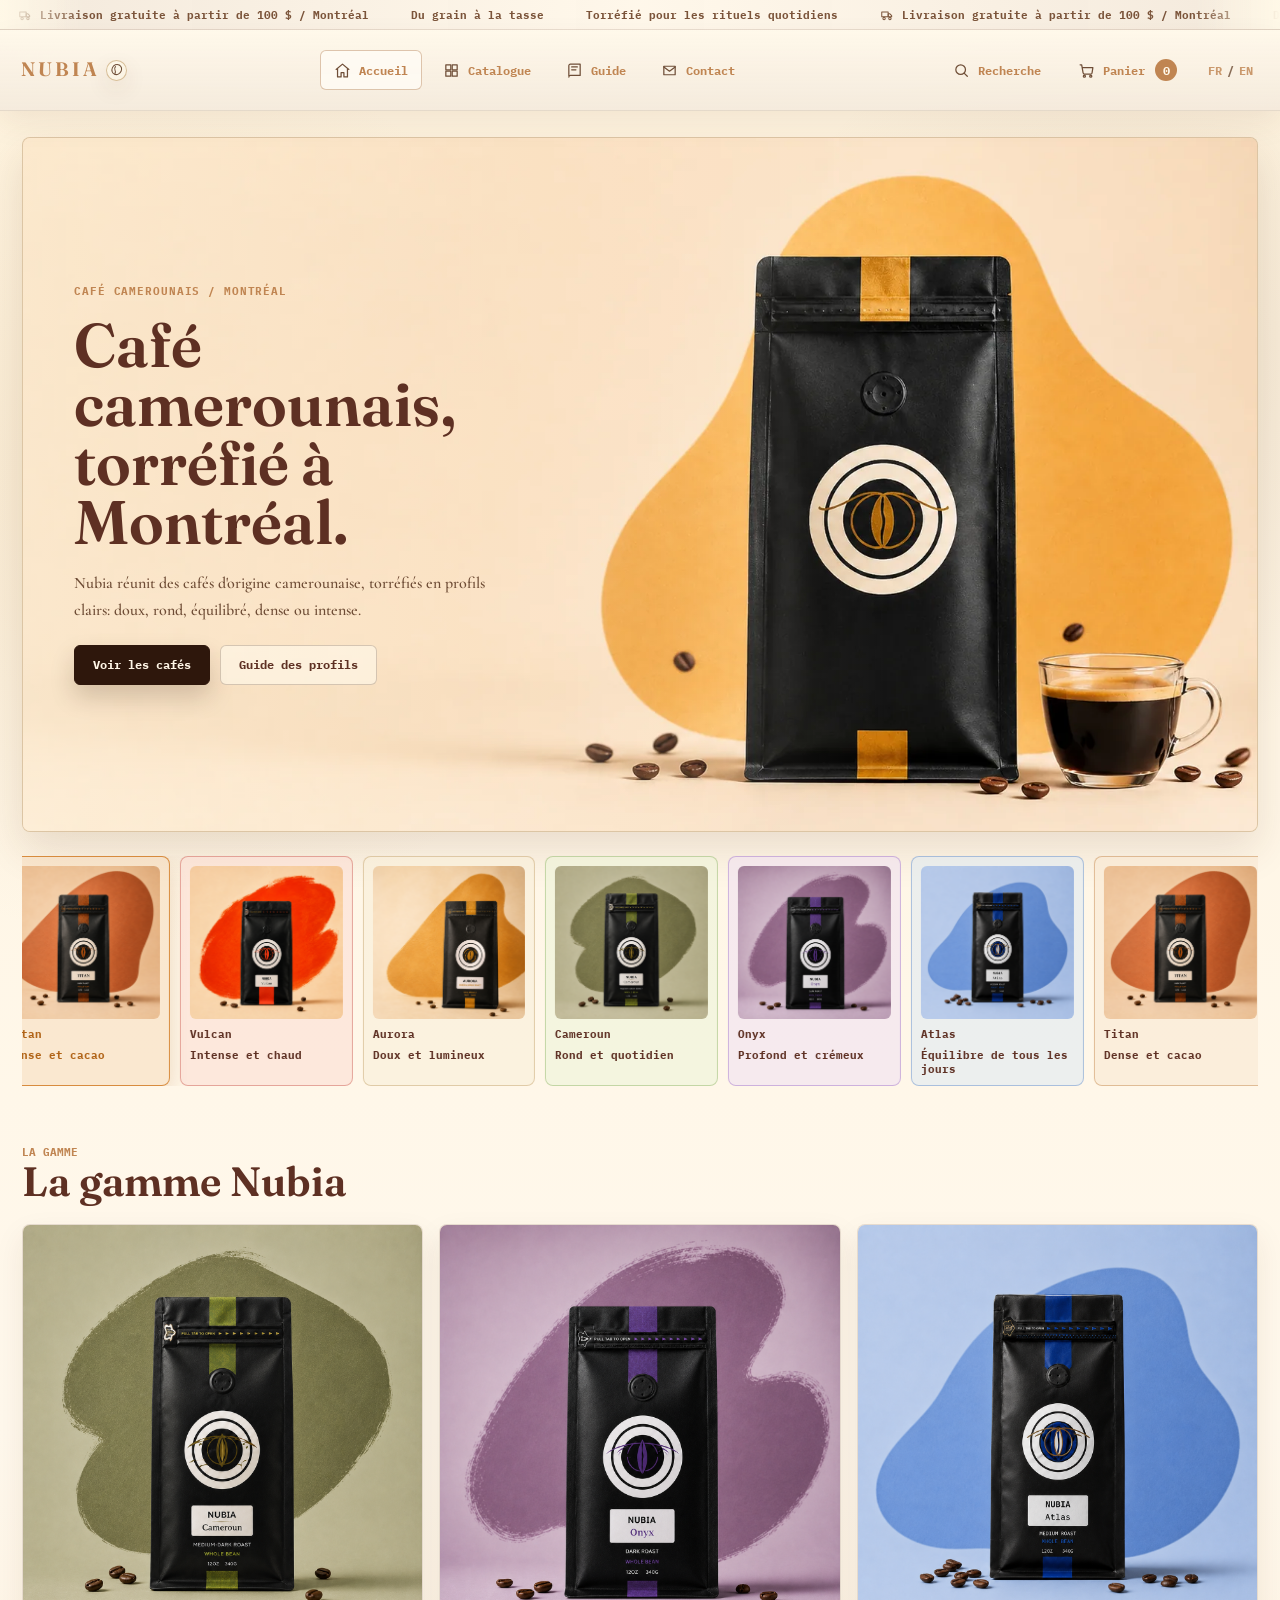
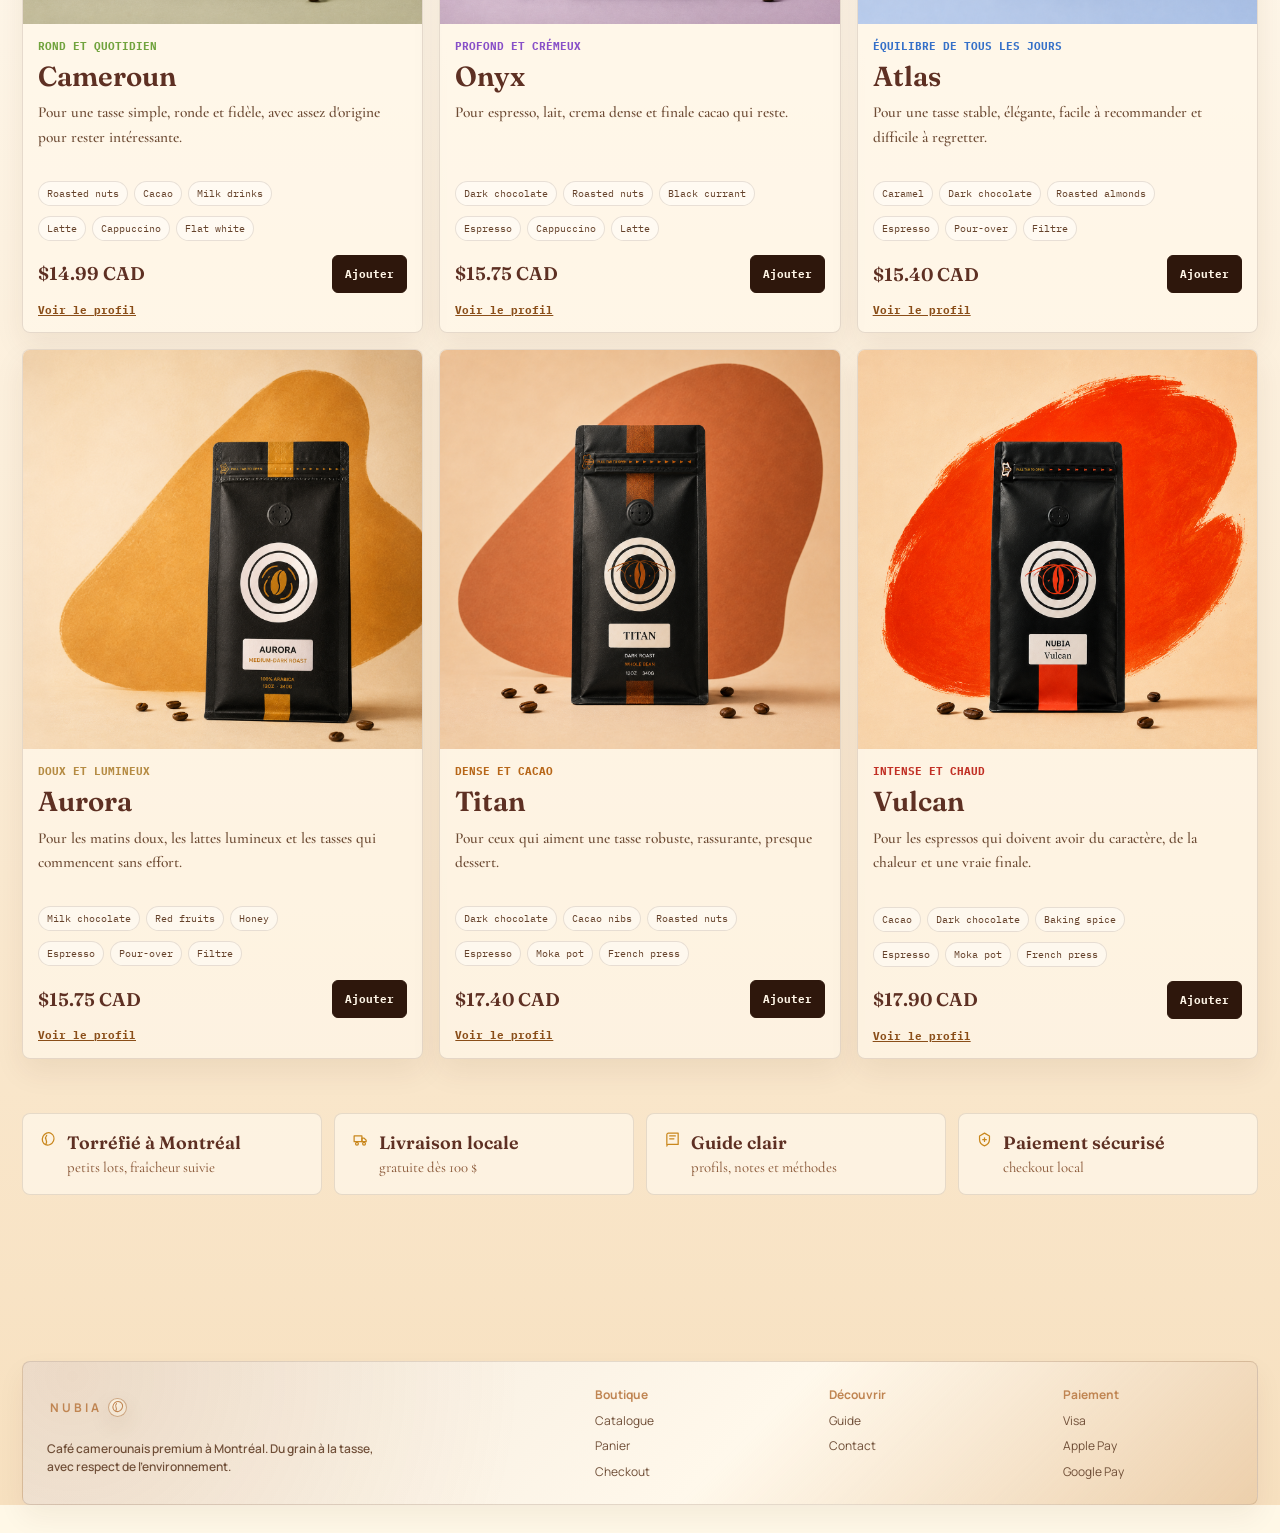
<file: index.html>
<!doctype html>
<html lang="fr">
  <head>
    <meta charset="UTF-8" />
    <meta name="viewport" content="width=device-width, initial-scale=1.0" />
    <title>Nubia - Cafe camerounais premium</title>
    <meta name="description" content="Boutique Nubia: cafés camerounais premium torréfiés à Montréal." />
    <link rel="icon" href="./public/favicon.svg" type="image/svg+xml" />
    <link rel="preconnect" href="https://fonts.googleapis.com" />
    <link rel="preconnect" href="https://fonts.gstatic.com" crossorigin />
    <link href="https://fonts.googleapis.com/css2?family=Fraunces:opsz,wght@9..144,500;9..144,600&family=IBM+Plex+Mono:wght@400;500;600&family=Instrument+Serif:ital@0;1&family=Manrope:wght@400;500;600;700&display=swap" rel="stylesheet" />
    <link rel="stylesheet" href="./src/nubia.css" />
    <link rel="stylesheet" href="./src/nubia-da.css" />
  </head>
  <body class="page-store page-home" data-route="home" >
    <div class="ambient" aria-hidden="true">
      <canvas id="ambient-canvas"></canvas>
      <span class="ambient-grid"></span>
      <span class="ambient-aura"></span>
    </div>
    <div class="announcement" aria-label="Offre Nubia">
    <div class="announcement-track"><span><svg class="nav-icon" viewBox="0 0 24 24" aria-hidden="true" focusable="false"><path d="M3 7h11v8H3z" /><path d="M14 10h3l3 3v2h-6z" /><circle cx="7" cy="18" r="2" /><circle cx="17" cy="18" r="2" /></svg> <span data-i18n="announce-free-shipping" data-fr="Livraison gratuite à partir de 100 $ / Montréal" data-en="Free shipping over $100 / Montreal">Livraison gratuite à partir de 100 $ / Montréal</span></span><span><span data-i18n="announce-farm" data-fr="Du grain à la tasse" data-en="From the farm to the cup">Du grain à la tasse</span></span><span><span data-i18n="announce-ritual" data-fr="Torréfié pour les rituels quotidiens" data-en="Roasted for daily rituals">Torréfié pour les rituels quotidiens</span></span><span><svg class="nav-icon" viewBox="0 0 24 24" aria-hidden="true" focusable="false"><path d="M3 7h11v8H3z" /><path d="M14 10h3l3 3v2h-6z" /><circle cx="7" cy="18" r="2" /><circle cx="17" cy="18" r="2" /></svg> <span data-i18n="announce-free-shipping" data-fr="Livraison gratuite à partir de 100 $ / Montréal" data-en="Free shipping over $100 / Montreal">Livraison gratuite à partir de 100 $ / Montréal</span></span><span><span data-i18n="announce-farm" data-fr="Du grain à la tasse" data-en="From the farm to the cup">Du grain à la tasse</span></span><span><span data-i18n="announce-ritual" data-fr="Torréfié pour les rituels quotidiens" data-en="Roasted for daily rituals">Torréfié pour les rituels quotidiens</span></span><span><svg class="nav-icon" viewBox="0 0 24 24" aria-hidden="true" focusable="false"><path d="M3 7h11v8H3z" /><path d="M14 10h3l3 3v2h-6z" /><circle cx="7" cy="18" r="2" /><circle cx="17" cy="18" r="2" /></svg> <span data-i18n="announce-free-shipping" data-fr="Livraison gratuite à partir de 100 $ / Montréal" data-en="Free shipping over $100 / Montreal">Livraison gratuite à partir de 100 $ / Montréal</span></span><span><span data-i18n="announce-farm" data-fr="Du grain à la tasse" data-en="From the farm to the cup">Du grain à la tasse</span></span><span><span data-i18n="announce-ritual" data-fr="Torréfié pour les rituels quotidiens" data-en="Roasted for daily rituals">Torréfié pour les rituels quotidiens</span></span></div>
  </div>
  <header class="site-nav">
    <a class="brand" href="./index.html" aria-label="Nubia accueil"><span class="brand-word" aria-hidden="true"><span>N</span><span>U</span><span>B</span><span>I</span><span>A</span></span><span class="brand-bean" aria-hidden="true"><svg class="nav-icon" viewBox="0 0 24 24" aria-hidden="true" focusable="false"><path d="M15.8 3.5c3.4 2.2 4.9 6.7 3.2 10.7-1.9 4.5-7 6.9-11.2 5.1-4.1-1.7-5.7-6.9-3.6-11.4 2-4.4 7.4-7.1 11.6-4.4Z" /><path d="M8.3 18.7c1.3-2.4 1.4-4.4.2-6.5-1.1-2-.8-4 .9-6.1" /></svg></span></a>
    <nav aria-label="Navigation principale">
      <a class="active" href="./index.html"><svg class="nav-icon" viewBox="0 0 24 24" aria-hidden="true" focusable="false"><path d="M3 10.5 12 3l9 7.5" /><path d="M5 9.5V21h5v-6h4v6h5V9.5" /></svg><span data-i18n="nav-home" data-fr="Accueil" data-en="Home">Accueil</span></a><a class="" href="./collections/all/index.html"><svg class="nav-icon" viewBox="0 0 24 24" aria-hidden="true" focusable="false"><path d="M4 4h7v7H4z" /><path d="M13 4h7v7h-7z" /><path d="M4 13h7v7H4z" /><path d="M13 13h7v7h-7z" /></svg><span data-i18n="nav-catalogue" data-fr="Catalogue" data-en="Shop">Catalogue</span></a><a class="" href="./pages/apprendre/index.html"><svg class="nav-icon" viewBox="0 0 24 24" aria-hidden="true" focusable="false"><path d="M4 19.5V5.2A2.2 2.2 0 0 1 6.2 3H20v16H6.2A2.2 2.2 0 0 0 4 21.2" /><path d="M8 7h8" /><path d="M8 11h6" /></svg><span data-i18n="nav-learn" data-fr="Guide" data-en="Guide">Guide</span></a><a class="" href="./pages/contact/index.html"><svg class="nav-icon" viewBox="0 0 24 24" aria-hidden="true" focusable="false"><path d="M4 6h16v12H4z" /><path d="m4 7 8 6 8-6" /></svg><span data-i18n="nav-contact" data-fr="Contact" data-en="Contact">Contact</span></a>
    </nav>
    <div class="nav-actions">
      <button type="button" class="icon-button" data-search-toggle aria-label="Recherche"><svg class="nav-icon" viewBox="0 0 24 24" aria-hidden="true" focusable="false"><circle cx="10.8" cy="10.8" r="6.8" /><path d="m16 16 4.2 4.2" /></svg><span data-i18n="nav-search" data-fr="Recherche" data-en="Search">Recherche</span></button>
      <button type="button" class="cart-button" data-cart-toggle aria-label="Panier"><svg class="nav-icon" viewBox="0 0 24 24" aria-hidden="true" focusable="false"><circle cx="9" cy="20" r="1.5" /><circle cx="18" cy="20" r="1.5" /><path d="M3 4h2.2l2 11.5a2 2 0 0 0 2 1.6h8.7a2 2 0 0 0 1.9-1.4L21 8H6.1" /></svg><span data-i18n="nav-cart" data-fr="Panier" data-en="Cart">Panier</span><strong data-cart-count>0</strong></button>
      <button type="button" class="lang-button" data-lang-toggle aria-label="Changer la langue"><span data-lang-current>FR</span><span class="lang-separator">/</span><span data-lang-next>EN</span></button>
    </div>
  </header><main class="da-site da-home">
      <section class="da-hero da-scene" data-hero>
        <picture class="da-scene-picture">
    <source media="(max-width: 760px)" srcset="./public/images/new-da-optimized/mobile-4-5/1.%20Home%20Hero.webp" />
    <img src="./public/images/new-da-optimized/desktop-16-9/1.%20Home%20Hero.webp" alt="Sac Nubia Aurora avec tasse de café" loading="eager" decoding="async" />
  </picture>
        <div class="da-scene-copy da-hero-copy">
          <span class="da-label" data-i18n="da-home-label" data-fr="Café camerounais / Montréal" data-en="Cameroonian coffee / Montreal">Café camerounais / Montréal</span>
          <h1 data-split data-i18n="da-home-title" data-fr="Café camerounais, torréfié à Montréal." data-en="Cameroonian coffee, roasted in Montreal.">Café camerounais, torréfié à Montréal.</h1>
          <p data-i18n="da-home-copy" data-fr="Nubia réunit des cafés d&#39;origine camerounaise, torréfiés en profils clairs: doux, rond, équilibré, dense ou intense." data-en="Nubia brings together Cameroonian-origin coffees, roasted into clear profiles: soft, round, balanced, dense or intense.">Nubia réunit des cafés d'origine camerounaise, torréfiés en profils clairs: doux, rond, équilibré, dense ou intense.</p>
          <div class="hero-actions">
            <a class="btn primary" href="./collections/all/index.html"><span data-i18n="da-shop-now" data-fr="Voir les cafés" data-en="Shop coffees">Voir les cafés</span></a>
            <a class="btn ghost" href="./pages/apprendre/index.html"><span data-i18n="da-read-guide-hero" data-fr="Guide des profils" data-en="Profile guide">Guide des profils</span></a>
          </div>
        </div>
      </section>

      <section class="da-ritual-strip" data-profile-controls aria-label="Profils Nubia">
        <div class="da-ritual-track">
          <a class="active" href="./products/titan/index.html" style="--accent:#d87918;--soft:rgba(216, 121, 24, 0.2)" data-profile="titan" data-image="./public/images/product-images/titan/titan-01.png" data-name="Titan" data-label="Dense et cacao" data-price="$17.40 CAD" data-url="./products/titan/index.html" data-accent="#d87918" data-soft="rgba(216, 121, 24, 0.2)">
    <img src="./public/images/product-images/titan/titan-01.png" alt="Titan Nubia" loading="lazy" decoding="async" />
    <span>Titan</span>
    <small><span data-i18n="ritual-strip-titan" data-fr="Dense et cacao" data-en="Dense and cacao">Dense et cacao</span></small>
  </a><a class="" href="./products/vulcan/index.html" style="--accent:#e63129;--soft:rgba(230, 49, 41, 0.2)" data-profile="vulcan" data-image="./public/images/product-images/vulcan/vulcan-01.png" data-name="Vulcan" data-label="Intense et chaud" data-price="$17.90 CAD" data-url="./products/vulcan/index.html" data-accent="#e63129" data-soft="rgba(230, 49, 41, 0.2)">
    <img src="./public/images/product-images/vulcan/vulcan-01.png" alt="Vulcan Nubia" loading="lazy" decoding="async" />
    <span>Vulcan</span>
    <small><span data-i18n="ritual-strip-vulcan" data-fr="Intense et chaud" data-en="Intense and warm">Intense et chaud</span></small>
  </a><a class="" href="./products/aurora/index.html" style="--accent:#d6a950;--soft:rgba(214, 169, 80, 0.2)" data-profile="aurora" data-image="./public/images/product-images/aurora/aurora-01.png" data-name="Aurora" data-label="Doux et lumineux" data-price="$15.75 CAD" data-url="./products/aurora/index.html" data-accent="#d6a950" data-soft="rgba(214, 169, 80, 0.2)">
    <img src="./public/images/product-images/aurora/aurora-01.png" alt="Aurora Nubia" loading="lazy" decoding="async" />
    <span>Aurora</span>
    <small><span data-i18n="ritual-strip-aurora" data-fr="Doux et lumineux" data-en="Soft and luminous">Doux et lumineux</span></small>
  </a><a class="" href="./products/cameroun/index.html" style="--accent:#7cc94a;--soft:rgba(124, 201, 74, 0.2)" data-profile="cameroun" data-image="./public/images/product-images/cameroun/cameroun-01.png" data-name="Cameroun" data-label="Rond et quotidien" data-price="$14.99 CAD" data-url="./products/cameroun/index.html" data-accent="#7cc94a" data-soft="rgba(124, 201, 74, 0.2)">
    <img src="./public/images/product-images/cameroun/cameroun-01.png" alt="Cameroun Nubia" loading="lazy" decoding="async" />
    <span>Cameroun</span>
    <small><span data-i18n="ritual-strip-cameroun" data-fr="Rond et quotidien" data-en="Round and everyday">Rond et quotidien</span></small>
  </a><a class="" href="./products/onyx/index.html" style="--accent:#9b5cff;--soft:rgba(155, 92, 255, 0.22)" data-profile="onyx" data-image="./public/images/product-images/onyx/onyx-01.png" data-name="Onyx" data-label="Profond et crémeux" data-price="$15.75 CAD" data-url="./products/onyx/index.html" data-accent="#9b5cff" data-soft="rgba(155, 92, 255, 0.22)">
    <img src="./public/images/product-images/onyx/onyx-01.png" alt="Onyx Nubia" loading="lazy" decoding="async" />
    <span>Onyx</span>
    <small><span data-i18n="ritual-strip-onyx" data-fr="Profond et crémeux" data-en="Deep and creamy">Profond et crémeux</span></small>
  </a><a class="" href="./products/atlas/index.html" style="--accent:#2e86ff;--soft:rgba(46, 134, 255, 0.21)" data-profile="atlas" data-image="./public/images/product-images/atlas/atlas-01.png" data-name="Atlas" data-label="Équilibre de tous les jours" data-price="$15.40 CAD" data-url="./products/atlas/index.html" data-accent="#2e86ff" data-soft="rgba(46, 134, 255, 0.21)">
    <img src="./public/images/product-images/atlas/atlas-01.png" alt="Atlas Nubia" loading="lazy" decoding="async" />
    <span>Atlas</span>
    <small><span data-i18n="ritual-strip-atlas" data-fr="Équilibre de tous les jours" data-en="Everyday balance">Équilibre de tous les jours</span></small>
  </a>
          <a class=" is-clone" href="./products/titan/index.html" style="--accent:#d87918;--soft:rgba(216, 121, 24, 0.2)" data-profile="titan" data-image="./public/images/product-images/titan/titan-01.png" data-name="Titan" data-label="Dense et cacao" data-price="$17.40 CAD" data-url="./products/titan/index.html" data-accent="#d87918" data-soft="rgba(216, 121, 24, 0.2)" aria-hidden="true" tabindex="-1">
    <img src="./public/images/product-images/titan/titan-01.png" alt="Titan Nubia" loading="lazy" decoding="async" />
    <span>Titan</span>
    <small><span data-i18n="ritual-strip-titan" data-fr="Dense et cacao" data-en="Dense and cacao">Dense et cacao</span></small>
  </a><a class=" is-clone" href="./products/vulcan/index.html" style="--accent:#e63129;--soft:rgba(230, 49, 41, 0.2)" data-profile="vulcan" data-image="./public/images/product-images/vulcan/vulcan-01.png" data-name="Vulcan" data-label="Intense et chaud" data-price="$17.90 CAD" data-url="./products/vulcan/index.html" data-accent="#e63129" data-soft="rgba(230, 49, 41, 0.2)" aria-hidden="true" tabindex="-1">
    <img src="./public/images/product-images/vulcan/vulcan-01.png" alt="Vulcan Nubia" loading="lazy" decoding="async" />
    <span>Vulcan</span>
    <small><span data-i18n="ritual-strip-vulcan" data-fr="Intense et chaud" data-en="Intense and warm">Intense et chaud</span></small>
  </a><a class=" is-clone" href="./products/aurora/index.html" style="--accent:#d6a950;--soft:rgba(214, 169, 80, 0.2)" data-profile="aurora" data-image="./public/images/product-images/aurora/aurora-01.png" data-name="Aurora" data-label="Doux et lumineux" data-price="$15.75 CAD" data-url="./products/aurora/index.html" data-accent="#d6a950" data-soft="rgba(214, 169, 80, 0.2)" aria-hidden="true" tabindex="-1">
    <img src="./public/images/product-images/aurora/aurora-01.png" alt="Aurora Nubia" loading="lazy" decoding="async" />
    <span>Aurora</span>
    <small><span data-i18n="ritual-strip-aurora" data-fr="Doux et lumineux" data-en="Soft and luminous">Doux et lumineux</span></small>
  </a><a class=" is-clone" href="./products/cameroun/index.html" style="--accent:#7cc94a;--soft:rgba(124, 201, 74, 0.2)" data-profile="cameroun" data-image="./public/images/product-images/cameroun/cameroun-01.png" data-name="Cameroun" data-label="Rond et quotidien" data-price="$14.99 CAD" data-url="./products/cameroun/index.html" data-accent="#7cc94a" data-soft="rgba(124, 201, 74, 0.2)" aria-hidden="true" tabindex="-1">
    <img src="./public/images/product-images/cameroun/cameroun-01.png" alt="Cameroun Nubia" loading="lazy" decoding="async" />
    <span>Cameroun</span>
    <small><span data-i18n="ritual-strip-cameroun" data-fr="Rond et quotidien" data-en="Round and everyday">Rond et quotidien</span></small>
  </a><a class=" is-clone" href="./products/onyx/index.html" style="--accent:#9b5cff;--soft:rgba(155, 92, 255, 0.22)" data-profile="onyx" data-image="./public/images/product-images/onyx/onyx-01.png" data-name="Onyx" data-label="Profond et crémeux" data-price="$15.75 CAD" data-url="./products/onyx/index.html" data-accent="#9b5cff" data-soft="rgba(155, 92, 255, 0.22)" aria-hidden="true" tabindex="-1">
    <img src="./public/images/product-images/onyx/onyx-01.png" alt="Onyx Nubia" loading="lazy" decoding="async" />
    <span>Onyx</span>
    <small><span data-i18n="ritual-strip-onyx" data-fr="Profond et crémeux" data-en="Deep and creamy">Profond et crémeux</span></small>
  </a><a class=" is-clone" href="./products/atlas/index.html" style="--accent:#2e86ff;--soft:rgba(46, 134, 255, 0.21)" data-profile="atlas" data-image="./public/images/product-images/atlas/atlas-01.png" data-name="Atlas" data-label="Équilibre de tous les jours" data-price="$15.40 CAD" data-url="./products/atlas/index.html" data-accent="#2e86ff" data-soft="rgba(46, 134, 255, 0.21)" aria-hidden="true" tabindex="-1">
    <img src="./public/images/product-images/atlas/atlas-01.png" alt="Atlas Nubia" loading="lazy" decoding="async" />
    <span>Atlas</span>
    <small><span data-i18n="ritual-strip-atlas" data-fr="Équilibre de tous les jours" data-en="Everyday balance">Équilibre de tous les jours</span></small>
  </a>
        </div>
      </section>

      <section class="da-product-section">
        <div class="da-section-head">
          <div>
            <span class="da-label"><span data-i18n="da-range-label" data-fr="La gamme" data-en="The range">La gamme</span></span>
            <h2 data-i18n="da-range-title" data-fr="La gamme Nubia" data-en="The Nubia range">La gamme Nubia</h2>
          </div>
        </div>
        <div class="da-product-grid"><article class="da-product-card tone-sage" data-card data-product-card="cameroun" data-methods="latte cappuccino flat white filter" style="--accent:#7cc94a;--soft:rgba(124, 201, 74, 0.2)">
    <a class="da-product-media" href="./products/cameroun/index.html" aria-label="Voir Cameroun">
      <img src="./public/images/product-images/cameroun/cameroun-01.png" alt="Cameroun Nubia" loading="lazy" decoding="async" />
    </a>
    <div class="da-product-body">
      <span class="da-product-ritual"><span data-i18n="product-cameroun-ritual" data-fr="Rond et quotidien" data-en="Round and everyday">Rond et quotidien</span></span>
      <h3>Cameroun</h3>
      <p><span data-i18n="product-cameroun-promise" data-fr="Pour une tasse simple, ronde et fidèle, avec assez d&#39;origine pour rester intéressante." data-en="For a simple, round and reliable cup, with enough origin character to stay interesting.">Pour une tasse simple, ronde et fidèle, avec assez d'origine pour rester intéressante.</span></p>
      <div class="da-note-line"><span>Roasted nuts</span><span>Cacao</span><span>Milk drinks</span></div>
      <div class="da-method-line"><small>Latte</small><small>Cappuccino</small><small>Flat white</small></div>
      <div class="da-buy-line">
        <strong>$14.99 CAD</strong>
        <button type="button" data-add-cart data-product="cameroun" data-name="Cameroun" data-price="14.99"><span data-i18n="product-cameroun-add" data-fr="Ajouter" data-en="Add">Ajouter</span></button>
      </div>
      <a class="da-profile-link" href="./products/cameroun/index.html"><span data-i18n="product-cameroun-profile-link" data-fr="Voir le profil" data-en="View profile">Voir le profil</span></a>
    </div>
  </article><article class="da-product-card tone-violet" data-card data-product-card="onyx" data-methods="espresso cappuccino latte mocha" style="--accent:#9b5cff;--soft:rgba(155, 92, 255, 0.22)">
    <a class="da-product-media" href="./products/onyx/index.html" aria-label="Voir Onyx">
      <img src="./public/images/product-images/onyx/onyx-01.png" alt="Onyx Nubia" loading="lazy" decoding="async" />
    </a>
    <div class="da-product-body">
      <span class="da-product-ritual"><span data-i18n="product-onyx-ritual" data-fr="Profond et crémeux" data-en="Deep and creamy">Profond et crémeux</span></span>
      <h3>Onyx</h3>
      <p><span data-i18n="product-onyx-promise" data-fr="Pour espresso, lait, crema dense et finale cacao qui reste." data-en="For espresso, milk drinks, dense crema and a cacao finish that lingers.">Pour espresso, lait, crema dense et finale cacao qui reste.</span></p>
      <div class="da-note-line"><span>Dark chocolate</span><span>Roasted nuts</span><span>Black currant</span></div>
      <div class="da-method-line"><small>Espresso</small><small>Cappuccino</small><small>Latte</small></div>
      <div class="da-buy-line">
        <strong>$15.75 CAD</strong>
        <button type="button" data-add-cart data-product="onyx" data-name="Onyx" data-price="15.75"><span data-i18n="product-onyx-add" data-fr="Ajouter" data-en="Add">Ajouter</span></button>
      </div>
      <a class="da-profile-link" href="./products/onyx/index.html"><span data-i18n="product-onyx-profile-link" data-fr="Voir le profil" data-en="View profile">Voir le profil</span></a>
    </div>
  </article><article class="da-product-card tone-blue" data-card data-product-card="atlas" data-methods="espresso pour-over filter latte" style="--accent:#2e86ff;--soft:rgba(46, 134, 255, 0.21)">
    <a class="da-product-media" href="./products/atlas/index.html" aria-label="Voir Atlas">
      <img src="./public/images/product-images/atlas/atlas-01.png" alt="Atlas Nubia" loading="lazy" decoding="async" />
    </a>
    <div class="da-product-body">
      <span class="da-product-ritual"><span data-i18n="product-atlas-ritual" data-fr="Équilibre de tous les jours" data-en="Everyday balance">Équilibre de tous les jours</span></span>
      <h3>Atlas</h3>
      <p><span data-i18n="product-atlas-promise" data-fr="Pour une tasse stable, élégante, facile à recommander et difficile à regretter." data-en="For a stable, elegant cup that is easy to recommend and hard to regret.">Pour une tasse stable, élégante, facile à recommander et difficile à regretter.</span></p>
      <div class="da-note-line"><span>Caramel</span><span>Dark chocolate</span><span>Roasted almonds</span></div>
      <div class="da-method-line"><small>Espresso</small><small>Pour-over</small><small>Filter</small></div>
      <div class="da-buy-line">
        <strong>$15.40 CAD</strong>
        <button type="button" data-add-cart data-product="atlas" data-name="Atlas" data-price="15.40"><span data-i18n="product-atlas-add" data-fr="Ajouter" data-en="Add">Ajouter</span></button>
      </div>
      <a class="da-profile-link" href="./products/atlas/index.html"><span data-i18n="product-atlas-profile-link" data-fr="Voir le profil" data-en="View profile">Voir le profil</span></a>
    </div>
  </article><article class="da-product-card tone-gold" data-card data-product-card="aurora" data-methods="espresso pour-over filter latte" style="--accent:#d6a950;--soft:rgba(214, 169, 80, 0.2)">
    <a class="da-product-media" href="./products/aurora/index.html" aria-label="Voir Aurora">
      <img src="./public/images/product-images/aurora/aurora-01.png" alt="Aurora Nubia" loading="lazy" decoding="async" />
    </a>
    <div class="da-product-body">
      <span class="da-product-ritual"><span data-i18n="product-aurora-ritual" data-fr="Doux et lumineux" data-en="Soft and luminous">Doux et lumineux</span></span>
      <h3>Aurora</h3>
      <p><span data-i18n="product-aurora-promise" data-fr="Pour les matins doux, les lattes lumineux et les tasses qui commencent sans effort." data-en="For soft mornings, luminous lattes and cups that start without effort.">Pour les matins doux, les lattes lumineux et les tasses qui commencent sans effort.</span></p>
      <div class="da-note-line"><span>Milk chocolate</span><span>Red fruits</span><span>Honey</span></div>
      <div class="da-method-line"><small>Espresso</small><small>Pour-over</small><small>Filter</small></div>
      <div class="da-buy-line">
        <strong>$15.75 CAD</strong>
        <button type="button" data-add-cart data-product="aurora" data-name="Aurora" data-price="15.75"><span data-i18n="product-aurora-add" data-fr="Ajouter" data-en="Add">Ajouter</span></button>
      </div>
      <a class="da-profile-link" href="./products/aurora/index.html"><span data-i18n="product-aurora-profile-link" data-fr="Voir le profil" data-en="View profile">Voir le profil</span></a>
    </div>
  </article><article class="da-product-card tone-copper" data-card data-product-card="titan" data-methods="espresso moka pot french press cold brew" style="--accent:#d87918;--soft:rgba(216, 121, 24, 0.2)">
    <a class="da-product-media" href="./products/titan/index.html" aria-label="Voir Titan">
      <img src="./public/images/product-images/titan/titan-01.png" alt="Titan Nubia" loading="lazy" decoding="async" />
    </a>
    <div class="da-product-body">
      <span class="da-product-ritual"><span data-i18n="product-titan-ritual" data-fr="Dense et cacao" data-en="Dense and cacao">Dense et cacao</span></span>
      <h3>Titan</h3>
      <p><span data-i18n="product-titan-promise" data-fr="Pour ceux qui aiment une tasse robuste, rassurante, presque dessert." data-en="For people who like a robust, reassuring cup with a near-dessert finish.">Pour ceux qui aiment une tasse robuste, rassurante, presque dessert.</span></p>
      <div class="da-note-line"><span>Dark chocolate</span><span>Cacao nibs</span><span>Roasted nuts</span></div>
      <div class="da-method-line"><small>Espresso</small><small>Moka pot</small><small>French press</small></div>
      <div class="da-buy-line">
        <strong>$17.40 CAD</strong>
        <button type="button" data-add-cart data-product="titan" data-name="Titan" data-price="17.40"><span data-i18n="product-titan-add" data-fr="Ajouter" data-en="Add">Ajouter</span></button>
      </div>
      <a class="da-profile-link" href="./products/titan/index.html"><span data-i18n="product-titan-profile-link" data-fr="Voir le profil" data-en="View profile">Voir le profil</span></a>
    </div>
  </article><article class="da-product-card tone-red" data-card data-product-card="vulcan" data-methods="espresso moka pot french press cappuccino" style="--accent:#e63129;--soft:rgba(230, 49, 41, 0.2)">
    <a class="da-product-media" href="./products/vulcan/index.html" aria-label="Voir Vulcan">
      <img src="./public/images/product-images/vulcan/vulcan-01.png" alt="Vulcan Nubia" loading="lazy" decoding="async" />
    </a>
    <div class="da-product-body">
      <span class="da-product-ritual"><span data-i18n="product-vulcan-ritual" data-fr="Intense et chaud" data-en="Intense and warm">Intense et chaud</span></span>
      <h3>Vulcan</h3>
      <p><span data-i18n="product-vulcan-promise" data-fr="Pour les espressos qui doivent avoir du caractère, de la chaleur et une vraie finale." data-en="For espressos that need character, warmth and a real finish.">Pour les espressos qui doivent avoir du caractère, de la chaleur et une vraie finale.</span></p>
      <div class="da-note-line"><span>Cacao</span><span>Dark chocolate</span><span>Baking spice</span></div>
      <div class="da-method-line"><small>Espresso</small><small>Moka pot</small><small>French press</small></div>
      <div class="da-buy-line">
        <strong>$17.90 CAD</strong>
        <button type="button" data-add-cart data-product="vulcan" data-name="Vulcan" data-price="17.90"><span data-i18n="product-vulcan-add" data-fr="Ajouter" data-en="Add">Ajouter</span></button>
      </div>
      <a class="da-profile-link" href="./products/vulcan/index.html"><span data-i18n="product-vulcan-profile-link" data-fr="Voir le profil" data-en="View profile">Voir le profil</span></a>
    </div>
  </article></div>
      </section>

      <section class="da-trust-row">
        <span class="da-stat"><svg class="nav-icon" viewBox="0 0 24 24" aria-hidden="true" focusable="false"><path d="M15.8 3.5c3.4 2.2 4.9 6.7 3.2 10.7-1.9 4.5-7 6.9-11.2 5.1-4.1-1.7-5.7-6.9-3.6-11.4 2-4.4 7.4-7.1 11.6-4.4Z" /><path d="M8.3 18.7c1.3-2.4 1.4-4.4.2-6.5-1.1-2-.8-4 .9-6.1" /></svg><strong><span data-i18n="da-stat-roasted-montreal" data-fr="Torréfié à Montréal" data-en="Roasted in Montreal">Torréfié à Montréal</span></strong><small><span data-i18n="da-stat-roasted-montreal-detail" data-fr="petits lots, fraîcheur suivie" data-en="small batches, tracked freshness">petits lots, fraîcheur suivie</span></small></span>
        <span class="da-stat"><svg class="nav-icon" viewBox="0 0 24 24" aria-hidden="true" focusable="false"><path d="M3 7h11v8H3z" /><path d="M14 10h3l3 3v2h-6z" /><circle cx="7" cy="18" r="2" /><circle cx="17" cy="18" r="2" /></svg><strong><span data-i18n="da-stat-local-delivery" data-fr="Livraison locale" data-en="Local delivery">Livraison locale</span></strong><small><span data-i18n="da-stat-local-delivery-detail" data-fr="gratuite dès 100 $" data-en="free from $100">gratuite dès 100 $</span></small></span>
        <span class="da-stat"><svg class="nav-icon" viewBox="0 0 24 24" aria-hidden="true" focusable="false"><path d="M4 19.5V5.2A2.2 2.2 0 0 1 6.2 3H20v16H6.2A2.2 2.2 0 0 0 4 21.2" /><path d="M8 7h8" /><path d="M8 11h6" /></svg><strong><span data-i18n="da-stat-guided-choice" data-fr="Guide clair" data-en="Clear guide">Guide clair</span></strong><small><span data-i18n="da-stat-guided-choice-detail" data-fr="profils, notes et méthodes" data-en="profiles, notes and methods">profils, notes et méthodes</span></small></span>
        <span class="da-stat"><svg class="nav-icon" viewBox="0 0 24 24" aria-hidden="true" focusable="false"><path d="M12 3l7 4v5c0 4.5-2.9 7.4-7 9-4.1-1.6-7-4.5-7-9V7z" /><path d="M9.5 12.2h5" /><path d="M12 9.7v5" /></svg><strong><span data-i18n="da-stat-secure-payment" data-fr="Paiement sécurisé" data-en="Secure payment">Paiement sécurisé</span></strong><small><span data-i18n="da-stat-secure-payment-detail" data-fr="checkout local" data-en="local checkout">checkout local</span></small></span>
      </section>
    </main><aside class="cart-drawer" id="cart-drawer" aria-hidden="true">
    <div class="drawer-head">
      <div><span class="eyebrow"><span data-i18n="drawer-cart" data-fr="Panier" data-en="Cart">Panier</span></span><h2><span data-i18n="drawer-title" data-fr="Sélection Nubia" data-en="Nubia selection">Sélection Nubia</span></h2></div>
      <button type="button" class="round-button" data-cart-close aria-label="Fermer">x</button>
    </div>
    <div class="cart-lines" data-cart-lines></div>
    <div class="cart-total"><span><span data-i18n="drawer-total" data-fr="Total estimé" data-en="Estimated total">Total estimé</span></span><strong data-cart-total>$0.00 CAD</strong></div>
    <a class="btn primary full" href="./cart/index.html"><span data-i18n="drawer-review-cart" data-fr="Voir le panier" data-en="Review cart">Voir le panier</span></a>
    <a class="btn ghost full" href="./checkout/index.html"><span data-i18n="drawer-checkout" data-fr="Passer au checkout" data-en="Go to checkout">Passer au checkout</span></a>
  </aside><section class="search-overlay" id="search-overlay" aria-hidden="true">
    <div class="search-panel">
      <div class="drawer-head">
        <div><span class="eyebrow">Finder</span><h2>Quel rituel tu veux?</h2></div>
        <button type="button" class="round-button" data-search-close aria-label="Fermer">x</button>
      </div>
      <input type="search" data-search-input placeholder="espresso, latte, cacao, smooth..." />
      <div class="search-results" data-search-results></div>
    </div>
  </section><section class="bulk-modal" id="bulk-modal" aria-hidden="true">
    <div class="bulk-panel">
      <div class="drawer-head">
        <div><span class="eyebrow">Calcul pro</span><h2 data-bulk-title>Nubia</h2><p data-bulk-sub>Commande professionnelle locale.</p></div>
        <button type="button" class="round-button" data-bulk-close aria-label="Fermer">x</button>
      </div>
      <div class="bulk-tabs">
        <button class="active" type="button" data-bulk-qty="10">10 kg</button>
        <button type="button" data-bulk-qty="20">20 kg</button>
        <button type="button" data-bulk-qty="50">50 kg</button>
      </div>
      <label class="bulk-custom"><span>Kg personnalisé</span><input type="number" min="1" data-bulk-custom placeholder="35" /></label>
      <div class="bulk-table" data-bulk-results></div>
      <p class="bulk-note" data-bulk-note></p>
    </div>
  </section><footer class="site-footer da-footer">
    <div><a class="brand" href="./index.html" aria-label="Nubia accueil"><span class="brand-word" aria-hidden="true"><span>N</span><span>U</span><span>B</span><span>I</span><span>A</span></span><span class="brand-bean" aria-hidden="true"><svg class="nav-icon" viewBox="0 0 24 24" aria-hidden="true" focusable="false"><path d="M15.8 3.5c3.4 2.2 4.9 6.7 3.2 10.7-1.9 4.5-7 6.9-11.2 5.1-4.1-1.7-5.7-6.9-3.6-11.4 2-4.4 7.4-7.1 11.6-4.4Z" /><path d="M8.3 18.7c1.3-2.4 1.4-4.4.2-6.5-1.1-2-.8-4 .9-6.1" /></svg></span></a><p><span data-i18n="da-footer-copy" data-fr="Café camerounais premium à Montréal. Du grain à la tasse, avec respect de l'environnement." data-en="Premium Cameroonian coffee in Montreal. From the farm to the cup, with respect for the environment.">Café camerounais premium à Montréal. Du grain à la tasse, avec respect de l'environnement.</span></p></div>
    <nav><strong><span data-i18n="footer-shop-title" data-fr="Boutique" data-en="Shop">Boutique</span></strong><a href="./collections/all/index.html"><span data-i18n="footer-catalogue" data-fr="Catalogue" data-en="Catalog">Catalogue</span></a><a href="./cart/index.html"><span data-i18n="footer-cart" data-fr="Panier" data-en="Cart">Panier</span></a><a href="./checkout/index.html">Checkout</a></nav>
    <nav><strong><span data-i18n="footer-discover-title" data-fr="Découvrir" data-en="Discover">Découvrir</span></strong><a href="./pages/apprendre/index.html">Guide</a><a href="./pages/contact/index.html">Contact</a></nav>
    <nav><strong><span data-i18n="footer-payment-title" data-fr="Paiement" data-en="Payment">Paiement</span></strong><span>Visa</span><span>Apple Pay</span><span>Google Pay</span></nav>
  </footer>
    <div class="scroll-progress" aria-hidden="true"></div>
    <script>window.__NUBIA_EXPORT__ = true;window.__NUBIA_BOOTSTRAP__ = {"products":[{"slug":"onyx","name":"Onyx","label":"Profond / crémeux","price":"$15.75 CAD","status":"Profil signature","accent":"#9b5cff","soft":"rgba(155, 92, 255, 0.22)","image":"./public/images/product-images/onyx/onyx-01.png","tile":"./public/images/product-images/onyx/onyx-01.png","gallery":["./public/images/product-images/onyx/onyx-01.png","./public/images/product-images/onyx/onyx-02.png","./public/images/product-images/onyx/onyx-03.png","./public/images/product-images/onyx/onyx-04.png","./public/images/product-images/onyx/onyx-05.png"],"origin":"Cameroun","region":"West Africa","roast":"Dark roast","process":"Washed","altitude":"1100-1600 MASL","harvest":"Nov-Feb","blend":"30% Robusta","ritual":"Heavy body","tagline":"Deep, bold, creamy.","description":"Pour ceux qui veulent un café profond, crémeux, avec une vraie présence en lait.","notes":["Dark chocolate","Roasted nuts","Black currant","Caramel","Spice"],"methods":["Espresso","Cappuccino","Latte","Mocha"],"brew":{"temp":"92 C","ratio":"1:2.1","time":"25-28s"},"scores":{"body":8.8,"acidity":6.2,"crema":8,"sweetness":7.4,"balance":8},"story":"Onyx est le profil signature pour un café intense mais enveloppant. Il garde une texture riche, une crema rassurante et une finale qui fonctionne autant en espresso qu'en lait.","visual":{"tile":"./public/images/new-da-optimized/product%20titles/onyx.webp","desktop":"./public/images/new-da-optimized/desktop-16-9/5.%20Product%20Page%20Hero%20Template-onyx.webp","mobile":"./public/images/new-da-optimized/mobile-4-5/5.%20Product%20Page%20Hero%20Template-onyx.webp","tone":"violet"},"heroDesktop":"./public/images/new-da-optimized/desktop-16-9/5.%20Product%20Page%20Hero%20Template-onyx.webp","heroMobile":"./public/images/new-da-optimized/mobile-4-5/5.%20Product%20Page%20Hero%20Template-onyx.webp","copy":{"ritual":"Profond et crémeux","ritualEn":"Deep and creamy","promise":"Pour espresso, lait, crema dense et finale cacao qui reste.","promiseEn":"For espresso, milk drinks, dense crema and a cacao finish that lingers.","oneLine":"Le profil signature quand tu veux du poids sans agressivité.","oneLineEn":"The signature profile when you want weight without harshness."}},{"slug":"cameroun","name":"Cameroun","label":"Rond / smooth","price":"$14.99 CAD","status":"Profil origine","accent":"#7cc94a","soft":"rgba(124, 201, 74, 0.2)","image":"./public/images/product-images/cameroun/cameroun-01.png","tile":"./public/images/product-images/cameroun/cameroun-01.png","gallery":["./public/images/product-images/cameroun/cameroun-01.png","./public/images/product-images/cameroun/cameroun-02.png","./public/images/product-images/cameroun/cameroun-03.png","./public/images/product-images/cameroun/cameroun-04.png","./public/images/product-images/cameroun/cameroun-05.png"],"origin":"Cameroun","region":"West Region","roast":"Medium-dark","process":"Washed","altitude":"1100-1600 MASL","harvest":"Nov-Feb","blend":"Mountain grown","ritual":"Smooth milk drinks","tagline":"Full body. Low acidity.","description":"Le profil le plus smooth pour les rituels quotidiens: rond, accessible, mais premium.","notes":["Roasted nuts","Cacao","Milk drinks","Caramel","Spice"],"methods":["Latte","Cappuccino","Flat white","Filter"],"brew":{"temp":"92 C","ratio":"1:2.2","time":"26-30s"},"scores":{"body":9.1,"acidity":3.2,"crema":8.6,"sweetness":6.8,"balance":8.4},"story":"Cameroun met l'origine au centre. C'est le profil qui donne à Nubia son ancrage: une tasse ronde, douce, basse en acidité, facile à aimer mais clairement premium.","visual":{"tile":"./public/images/new-da-optimized/product%20titles/cameroun.webp","desktop":"./public/images/new-da-optimized/desktop-16-9/5.%20Product%20Page%20Hero%20Template%3Dcameroun.webp","mobile":"./public/images/new-da-optimized/mobile-4-5/5.%20Product%20Page%20Hero%20Template-cameroun.webp","tone":"sage"},"heroDesktop":"./public/images/new-da-optimized/desktop-16-9/5.%20Product%20Page%20Hero%20Template%3Dcameroun.webp","heroMobile":"./public/images/new-da-optimized/mobile-4-5/5.%20Product%20Page%20Hero%20Template-cameroun.webp","copy":{"ritual":"Rond et quotidien","ritualEn":"Round and everyday","promise":"Pour une tasse simple, ronde et fidèle, avec assez d'origine pour rester intéressante.","promiseEn":"For a simple, round and reliable cup, with enough origin character to stay interesting.","oneLine":"Le point d'ancrage de Nubia: quotidien, solide, jamais plat.","oneLineEn":"Nubia's anchor profile: everyday, solid, never flat."}},{"slug":"titan","name":"Titan","label":"Dense / cacao","price":"$17.40 CAD","status":"Profil puissant","accent":"#d87918","soft":"rgba(216, 121, 24, 0.2)","image":"./public/images/product-images/titan/titan-01.png","tile":"./public/images/product-images/titan/titan-01.png","gallery":["./public/images/product-images/titan/titan-01.png","./public/images/product-images/titan/titan-02.png","./public/images/product-images/titan/titan-03.png","./public/images/product-images/titan/titan-04.png","./public/images/product-images/titan/titan-05.png"],"origin":"Multi-origin","region":"South America / Africa / Asia","roast":"Dark roast","process":"Washed","altitude":"1200-1800 MASL","harvest":"Nov-Feb","blend":"Power blend","ritual":"Full body","tagline":"Cacao, dark choco, nuts.","description":"Un dark roast puissant, dense, construit pour l'espresso et les methodes qui demandent du corps.","notes":["Dark chocolate","Cacao nibs","Roasted nuts","Burnt caramel"],"methods":["Espresso","Moka pot","French press","Cold brew"],"brew":{"temp":"93 C","ratio":"1:2.2","time":"28-32s"},"scores":{"body":9.2,"acidity":2.8,"crema":8.7,"sweetness":6.6,"balance":8.8},"story":"Titan est construit comme un moteur: dense, stable, rassurant. Il donne au client l'impression d'un cafe qui ne flanche pas, avec une presence cacao tres nette.","visual":{"tile":"./public/images/new-da-optimized/product%20titles/titan.webp","desktop":"./public/images/new-da-optimized/desktop-16-9/5.%20Product%20Page%20Hero%20Template-titan.webp","mobile":"./public/images/new-da-optimized/mobile-4-5/5.%20Product%20Page%20Hero%20Template-titan.webp","tone":"copper"},"heroDesktop":"./public/images/new-da-optimized/desktop-16-9/5.%20Product%20Page%20Hero%20Template-titan.webp","heroMobile":"./public/images/new-da-optimized/mobile-4-5/5.%20Product%20Page%20Hero%20Template-titan.webp","copy":{"ritual":"Dense et cacao","ritualEn":"Dense and cacao","promise":"Pour ceux qui aiment une tasse robuste, rassurante, presque dessert.","promiseEn":"For people who like a robust, reassuring cup with a near-dessert finish.","oneLine":"Un profil construit pour tenir tête au lait, au sucre et aux longues journées.","oneLineEn":"A profile built to stand up to milk, sugar and long days."}},{"slug":"vulcan","name":"Vulcan","label":"Intense / épicé","price":"$17.90 CAD","status":"Profil intense","accent":"#e63129","soft":"rgba(230, 49, 41, 0.2)","image":"./public/images/product-images/vulcan/vulcan-01.png","tile":"./public/images/product-images/vulcan/vulcan-01.png","gallery":["./public/images/product-images/vulcan/vulcan-01.png","./public/images/product-images/vulcan/vulcan-02.png","./public/images/product-images/vulcan/vulcan-03.png","./public/images/product-images/vulcan/vulcan-04.png","./public/images/product-images/vulcan/vulcan-05.png"],"origin":"West Africa","region":"Highland belt","roast":"Dark roast","process":"Washed","altitude":"1200-1800 MASL","harvest":"Nov-Feb","blend":"Most intense","ritual":"Maximum intensity","tagline":"Dark, intense, spiced.","description":"Le module le plus intense: cacao, dark choco, spices, crema dense et finish assumée.","notes":["Cacao","Dark chocolate","Baking spice","Molasses","Smoked wood"],"methods":["Espresso","Moka pot","French press","Cappuccino"],"brew":{"temp":"94 C","ratio":"1:2.0","time":"29-33s"},"scores":{"body":9.5,"acidity":2.4,"crema":8.9,"sweetness":6.2,"balance":7.8},"story":"Vulcan est le profil qui vend le frisson. Il doit sentir la chaleur, la pression, la densité. C'est le café pour ceux qui veulent que leur espresso ait du poids.","visual":{"tile":"./public/images/new-da-optimized/product%20titles/vulcan.webp","desktop":"./public/images/new-da-optimized/desktop-16-9/5.%20Product%20Page%20Hero%20Template-vulcan.webp","mobile":"./public/images/new-da-optimized/mobile-4-5/5.%20Product%20Page%20Hero%20Template-vulcan.webp","tone":"red"},"heroDesktop":"./public/images/new-da-optimized/desktop-16-9/5.%20Product%20Page%20Hero%20Template-vulcan.webp","heroMobile":"./public/images/new-da-optimized/mobile-4-5/5.%20Product%20Page%20Hero%20Template-vulcan.webp","copy":{"ritual":"Intense et chaud","ritualEn":"Intense and warm","promise":"Pour les espressos qui doivent avoir du caractère, de la chaleur et une vraie finale.","promiseEn":"For espressos that need character, warmth and a real finish.","oneLine":"La version plus assumée: chaude, directe, mémorable.","oneLineEn":"The more assertive version: warm, direct, memorable."}},{"slug":"aurora","name":"Aurora","label":"Doux / raffiné","price":"$15.75 CAD","status":"Profil arabica","accent":"#d6a950","soft":"rgba(214, 169, 80, 0.2)","image":"./public/images/product-images/aurora/aurora-01.png","tile":"./public/images/product-images/aurora/aurora-01.png","gallery":["./public/images/product-images/aurora/aurora-01.png","./public/images/product-images/aurora/aurora-02.png","./public/images/product-images/aurora/aurora-03.png","./public/images/product-images/aurora/aurora-04.png","./public/images/product-images/aurora/aurora-05.png"],"origin":"Selected Arabica","region":"High altitude","roast":"Medium-dark","process":"Washed","altitude":"1200-1800 MASL","harvest":"Nov-Feb","blend":"100% Arabica","ritual":"Refined sweetness","tagline":"Sweet, smooth, refined.","description":"Un profil plus doux et lumineux: milk chocolate, fruits rouges, miel, equilibre et finesse.","notes":["Milk chocolate","Red fruits","Honey","Roasted almonds","Brown sugar"],"methods":["Espresso","Pour-over","Filter","Latte"],"brew":{"temp":"92 C","ratio":"1:2.4","time":"26-30s"},"scores":{"body":8.3,"acidity":5.6,"crema":8.1,"sweetness":8.7,"balance":8.6},"story":"Aurora apporte la lumière dans l'univers Nubia. Il garde le côté premium, mais ouvre une expérience plus douce, plus accessible, plus élégante.","visual":{"tile":"./public/images/new-da-optimized/product%20titles/aurora.webp","desktop":"./public/images/new-da-optimized/desktop-16-9/5.%20Product%20Page%20Hero%20Template-aurora.webp","mobile":"./public/images/new-da-optimized/mobile-4-5/5.%20Product%20Page%20Hero%20Template-aurora.webp","tone":"gold"},"heroDesktop":"./public/images/new-da-optimized/desktop-16-9/5.%20Product%20Page%20Hero%20Template-aurora.webp","heroMobile":"./public/images/new-da-optimized/mobile-4-5/5.%20Product%20Page%20Hero%20Template-aurora.webp","copy":{"ritual":"Doux et lumineux","ritualEn":"Soft and luminous","promise":"Pour les matins doux, les lattes lumineux et les tasses qui commencent sans effort.","promiseEn":"For soft mornings, luminous lattes and cups that start without effort.","oneLine":"Le profil le plus accessible: clair, doux, rassurant.","oneLineEn":"The most approachable profile: clear, soft and reassuring."}},{"slug":"atlas","name":"Atlas","label":"Équilibre / quotidien","price":"$15.40 CAD","status":"Profil equilibre","accent":"#2e86ff","soft":"rgba(46, 134, 255, 0.21)","image":"./public/images/product-images/atlas/atlas-01.png","tile":"./public/images/product-images/atlas/atlas-01.png","gallery":["./public/images/product-images/atlas/atlas-01.png","./public/images/product-images/atlas/atlas-02.png","./public/images/product-images/atlas/atlas-03.png","./public/images/product-images/atlas/atlas-04.png","./public/images/product-images/atlas/atlas-05.png"],"origin":"Premium Arabica","region":"Signature selection","roast":"Medium roast","process":"Washed","altitude":"1200-1800 MASL","harvest":"Nov-Feb","blend":"100% Arabica","ritual":"Balanced everyday cup","tagline":"Balanced, full-bodied, dependable.","description":"Le point d'entrée signature: full body, structure équilibrée, caramel, choco et amandes grillées.","notes":["Caramel","Dark chocolate","Roasted almonds","Brown sugar","Toasted grains"],"methods":["Espresso","Pour-over","Filter","Latte"],"brew":{"temp":"92 C","ratio":"1:2.4","time":"26-30s"},"scores":{"body":8.7,"acidity":4.8,"crema":8.2,"sweetness":8,"balance":9},"story":"Atlas est le profil qui porte la collection. Il est assez riche pour vendre la qualité, assez balancé pour devenir le café quotidien.","visual":{"tile":"./public/images/new-da-optimized/product%20titles/atlas.webp","desktop":"./public/images/new-da-optimized/desktop-16-9/5.%20Product%20Page%20Hero%20Template-atlas.webp","mobile":"./public/images/new-da-optimized/mobile-4-5/5.%20Product%20Page%20Hero%20Template-atlas.webp","tone":"blue"},"heroDesktop":"./public/images/new-da-optimized/desktop-16-9/5.%20Product%20Page%20Hero%20Template-atlas.webp","heroMobile":"./public/images/new-da-optimized/mobile-4-5/5.%20Product%20Page%20Hero%20Template-atlas.webp","copy":{"ritual":"Équilibre de tous les jours","ritualEn":"Everyday balance","promise":"Pour une tasse stable, élégante, facile à recommander et difficile à regretter.","promiseEn":"For a stable, elegant cup that is easy to recommend and hard to regret.","oneLine":"Le sac qui porte la routine sans devenir banal.","oneLineEn":"The bag that carries the routine without becoming ordinary."}}]};window.__NUBIA_PATH_PREFIX__ = "./";window.__NUBIA_SITE_ORIGIN__ = "";</script>
    <script type="module" src="./src/nubia.js"></script>
    
  </body>
</html>
</file>
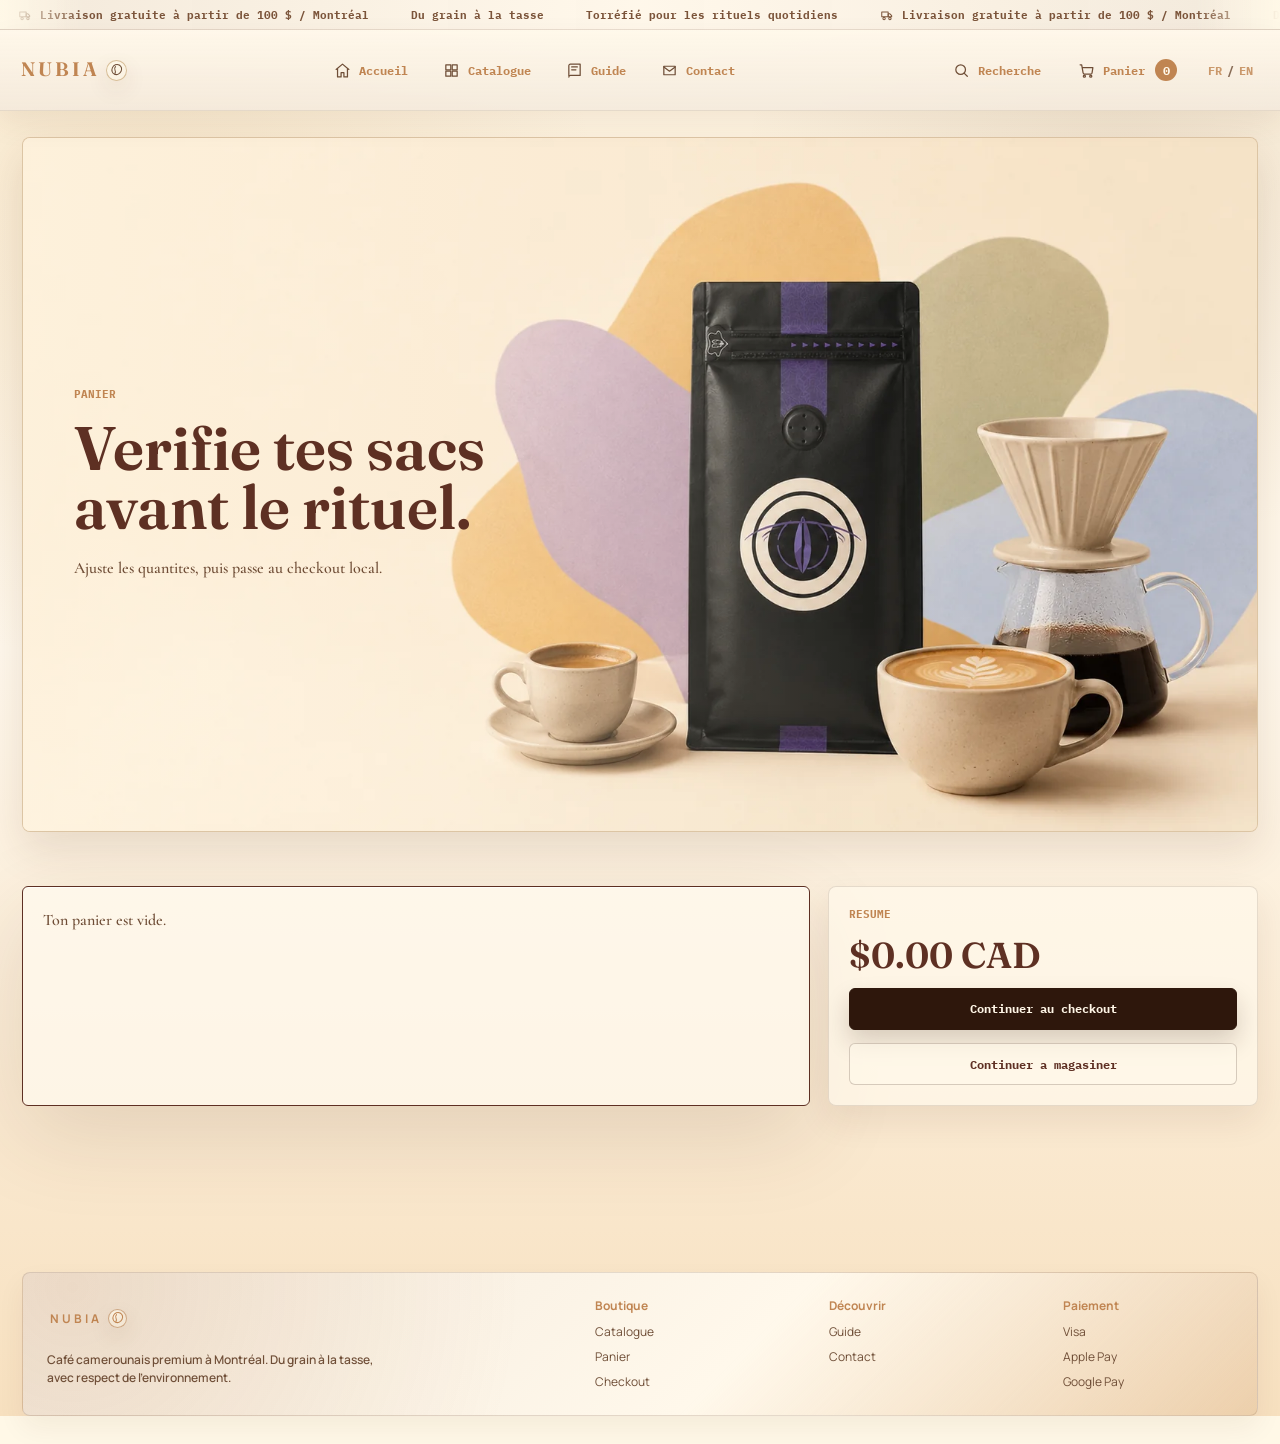
<file: cart/index.html>
<!doctype html>
<html lang="fr">
  <head>
    <meta charset="UTF-8" />
    <meta name="viewport" content="width=device-width, initial-scale=1.0" />
    <title>Panier - Nubia</title>
    <meta name="description" content="Panier Nubia." />
    <link rel="icon" href="../public/favicon.svg" type="image/svg+xml" />
    <link rel="preconnect" href="https://fonts.googleapis.com" />
    <link rel="preconnect" href="https://fonts.gstatic.com" crossorigin />
    <link href="https://fonts.googleapis.com/css2?family=Fraunces:opsz,wght@9..144,500;9..144,600&family=IBM+Plex+Mono:wght@400;500;600&family=Instrument+Serif:ital@0;1&family=Manrope:wght@400;500;600;700&display=swap" rel="stylesheet" />
    <link rel="stylesheet" href="../src/nubia.css" />
    <link rel="stylesheet" href="../src/nubia-da.css" />
  </head>
  <body class="page-store page-cart" data-route="cart" >
    <div class="ambient" aria-hidden="true">
      <canvas id="ambient-canvas"></canvas>
      <span class="ambient-grid"></span>
      <span class="ambient-aura"></span>
    </div>
    <div class="announcement" aria-label="Offre Nubia">
    <div class="announcement-track"><span><svg class="nav-icon" viewBox="0 0 24 24" aria-hidden="true" focusable="false"><path d="M3 7h11v8H3z" /><path d="M14 10h3l3 3v2h-6z" /><circle cx="7" cy="18" r="2" /><circle cx="17" cy="18" r="2" /></svg> <span data-i18n="announce-free-shipping" data-fr="Livraison gratuite à partir de 100 $ / Montréal" data-en="Free shipping over $100 / Montreal">Livraison gratuite à partir de 100 $ / Montréal</span></span><span><span data-i18n="announce-farm" data-fr="Du grain à la tasse" data-en="From the farm to the cup">Du grain à la tasse</span></span><span><span data-i18n="announce-ritual" data-fr="Torréfié pour les rituels quotidiens" data-en="Roasted for daily rituals">Torréfié pour les rituels quotidiens</span></span><span><svg class="nav-icon" viewBox="0 0 24 24" aria-hidden="true" focusable="false"><path d="M3 7h11v8H3z" /><path d="M14 10h3l3 3v2h-6z" /><circle cx="7" cy="18" r="2" /><circle cx="17" cy="18" r="2" /></svg> <span data-i18n="announce-free-shipping" data-fr="Livraison gratuite à partir de 100 $ / Montréal" data-en="Free shipping over $100 / Montreal">Livraison gratuite à partir de 100 $ / Montréal</span></span><span><span data-i18n="announce-farm" data-fr="Du grain à la tasse" data-en="From the farm to the cup">Du grain à la tasse</span></span><span><span data-i18n="announce-ritual" data-fr="Torréfié pour les rituels quotidiens" data-en="Roasted for daily rituals">Torréfié pour les rituels quotidiens</span></span><span><svg class="nav-icon" viewBox="0 0 24 24" aria-hidden="true" focusable="false"><path d="M3 7h11v8H3z" /><path d="M14 10h3l3 3v2h-6z" /><circle cx="7" cy="18" r="2" /><circle cx="17" cy="18" r="2" /></svg> <span data-i18n="announce-free-shipping" data-fr="Livraison gratuite à partir de 100 $ / Montréal" data-en="Free shipping over $100 / Montreal">Livraison gratuite à partir de 100 $ / Montréal</span></span><span><span data-i18n="announce-farm" data-fr="Du grain à la tasse" data-en="From the farm to the cup">Du grain à la tasse</span></span><span><span data-i18n="announce-ritual" data-fr="Torréfié pour les rituels quotidiens" data-en="Roasted for daily rituals">Torréfié pour les rituels quotidiens</span></span></div>
  </div>
  <header class="site-nav">
    <a class="brand" href="../index.html" aria-label="Nubia accueil"><span class="brand-word" aria-hidden="true"><span>N</span><span>U</span><span>B</span><span>I</span><span>A</span></span><span class="brand-bean" aria-hidden="true"><svg class="nav-icon" viewBox="0 0 24 24" aria-hidden="true" focusable="false"><path d="M15.8 3.5c3.4 2.2 4.9 6.7 3.2 10.7-1.9 4.5-7 6.9-11.2 5.1-4.1-1.7-5.7-6.9-3.6-11.4 2-4.4 7.4-7.1 11.6-4.4Z" /><path d="M8.3 18.7c1.3-2.4 1.4-4.4.2-6.5-1.1-2-.8-4 .9-6.1" /></svg></span></a>
    <nav aria-label="Navigation principale">
      <a class="" href="../index.html"><svg class="nav-icon" viewBox="0 0 24 24" aria-hidden="true" focusable="false"><path d="M3 10.5 12 3l9 7.5" /><path d="M5 9.5V21h5v-6h4v6h5V9.5" /></svg><span data-i18n="nav-home" data-fr="Accueil" data-en="Home">Accueil</span></a><a class="" href="../collections/all/index.html"><svg class="nav-icon" viewBox="0 0 24 24" aria-hidden="true" focusable="false"><path d="M4 4h7v7H4z" /><path d="M13 4h7v7h-7z" /><path d="M4 13h7v7H4z" /><path d="M13 13h7v7h-7z" /></svg><span data-i18n="nav-catalogue" data-fr="Catalogue" data-en="Shop">Catalogue</span></a><a class="" href="../pages/apprendre/index.html"><svg class="nav-icon" viewBox="0 0 24 24" aria-hidden="true" focusable="false"><path d="M4 19.5V5.2A2.2 2.2 0 0 1 6.2 3H20v16H6.2A2.2 2.2 0 0 0 4 21.2" /><path d="M8 7h8" /><path d="M8 11h6" /></svg><span data-i18n="nav-learn" data-fr="Guide" data-en="Guide">Guide</span></a><a class="" href="../pages/contact/index.html"><svg class="nav-icon" viewBox="0 0 24 24" aria-hidden="true" focusable="false"><path d="M4 6h16v12H4z" /><path d="m4 7 8 6 8-6" /></svg><span data-i18n="nav-contact" data-fr="Contact" data-en="Contact">Contact</span></a>
    </nav>
    <div class="nav-actions">
      <button type="button" class="icon-button" data-search-toggle aria-label="Recherche"><svg class="nav-icon" viewBox="0 0 24 24" aria-hidden="true" focusable="false"><circle cx="10.8" cy="10.8" r="6.8" /><path d="m16 16 4.2 4.2" /></svg><span data-i18n="nav-search" data-fr="Recherche" data-en="Search">Recherche</span></button>
      <button type="button" class="cart-button" data-cart-toggle aria-label="Panier"><svg class="nav-icon" viewBox="0 0 24 24" aria-hidden="true" focusable="false"><circle cx="9" cy="20" r="1.5" /><circle cx="18" cy="20" r="1.5" /><path d="M3 4h2.2l2 11.5a2 2 0 0 0 2 1.6h8.7a2 2 0 0 0 1.9-1.4L21 8H6.1" /></svg><span data-i18n="nav-cart" data-fr="Panier" data-en="Cart">Panier</span><strong data-cart-count>0</strong></button>
      <button type="button" class="lang-button" data-lang-toggle aria-label="Changer la langue"><span data-lang-current>FR</span><span class="lang-separator">/</span><span data-lang-next>EN</span></button>
    </div>
  </header><main class="da-site da-cart">
      <section class="da-cart-hero da-scene">
        <picture class="da-scene-picture">
    <source media="(max-width: 760px)" srcset="../public/images/new-da-optimized/mobile-4-5/9.%20Cart%20visual.webp" />
    <img src="../public/images/new-da-optimized/desktop-16-9/9.%20Cart%20visual.webp" alt="Visuel panier Nubia" loading="eager" decoding="async" />
  </picture>
        <div class="da-scene-copy">
          <span class="da-label"><span data-i18n="cart-title-label" data-fr="Panier" data-en="Cart">Panier</span></span>
          <h1 data-split data-i18n="da-cart-title" data-fr="Verifie tes sacs avant le rituel." data-en="Review your bags before the ritual.">Verifie tes sacs avant le rituel.</h1>
          <p data-i18n="da-cart-copy" data-fr="Ajuste les quantites, puis passe au checkout local." data-en="Adjust quantities, then continue to local checkout.">Ajuste les quantites, puis passe au checkout local.</p>
        </div>
      </section>
      <section class="da-cart-grid">
        <div class="cart-page-lines" data-cart-page></div>
        <aside class="cart-summary da-summary" data-card>
          <span class="da-label"><span data-i18n="cart-summary-new" data-fr="Resume" data-en="Summary">Resume</span></span>
          <h2 data-cart-total>$0.00 CAD</h2>
          <a class="btn primary full" href="../checkout/index.html"><span data-i18n="cart-checkout-new" data-fr="Continuer au checkout" data-en="Continue to checkout">Continuer au checkout</span></a>
          <a class="btn ghost full" href="../collections/all/index.html"><span data-i18n="cart-continue-new" data-fr="Continuer a magasiner" data-en="Keep shopping">Continuer a magasiner</span></a>
        </aside>
      </section>
    </main><aside class="cart-drawer" id="cart-drawer" aria-hidden="true">
    <div class="drawer-head">
      <div><span class="eyebrow"><span data-i18n="drawer-cart" data-fr="Panier" data-en="Cart">Panier</span></span><h2><span data-i18n="drawer-title" data-fr="Sélection Nubia" data-en="Nubia selection">Sélection Nubia</span></h2></div>
      <button type="button" class="round-button" data-cart-close aria-label="Fermer">x</button>
    </div>
    <div class="cart-lines" data-cart-lines></div>
    <div class="cart-total"><span><span data-i18n="drawer-total" data-fr="Total estimé" data-en="Estimated total">Total estimé</span></span><strong data-cart-total>$0.00 CAD</strong></div>
    <a class="btn primary full" href="../cart/index.html"><span data-i18n="drawer-review-cart" data-fr="Voir le panier" data-en="Review cart">Voir le panier</span></a>
    <a class="btn ghost full" href="../checkout/index.html"><span data-i18n="drawer-checkout" data-fr="Passer au checkout" data-en="Go to checkout">Passer au checkout</span></a>
  </aside><section class="search-overlay" id="search-overlay" aria-hidden="true">
    <div class="search-panel">
      <div class="drawer-head">
        <div><span class="eyebrow">Finder</span><h2>Quel rituel tu veux?</h2></div>
        <button type="button" class="round-button" data-search-close aria-label="Fermer">x</button>
      </div>
      <input type="search" data-search-input placeholder="espresso, latte, cacao, smooth..." />
      <div class="search-results" data-search-results></div>
    </div>
  </section><section class="bulk-modal" id="bulk-modal" aria-hidden="true">
    <div class="bulk-panel">
      <div class="drawer-head">
        <div><span class="eyebrow">Calcul pro</span><h2 data-bulk-title>Nubia</h2><p data-bulk-sub>Commande professionnelle locale.</p></div>
        <button type="button" class="round-button" data-bulk-close aria-label="Fermer">x</button>
      </div>
      <div class="bulk-tabs">
        <button class="active" type="button" data-bulk-qty="10">10 kg</button>
        <button type="button" data-bulk-qty="20">20 kg</button>
        <button type="button" data-bulk-qty="50">50 kg</button>
      </div>
      <label class="bulk-custom"><span>Kg personnalisé</span><input type="number" min="1" data-bulk-custom placeholder="35" /></label>
      <div class="bulk-table" data-bulk-results></div>
      <p class="bulk-note" data-bulk-note></p>
    </div>
  </section><footer class="site-footer da-footer">
    <div><a class="brand" href="../index.html" aria-label="Nubia accueil"><span class="brand-word" aria-hidden="true"><span>N</span><span>U</span><span>B</span><span>I</span><span>A</span></span><span class="brand-bean" aria-hidden="true"><svg class="nav-icon" viewBox="0 0 24 24" aria-hidden="true" focusable="false"><path d="M15.8 3.5c3.4 2.2 4.9 6.7 3.2 10.7-1.9 4.5-7 6.9-11.2 5.1-4.1-1.7-5.7-6.9-3.6-11.4 2-4.4 7.4-7.1 11.6-4.4Z" /><path d="M8.3 18.7c1.3-2.4 1.4-4.4.2-6.5-1.1-2-.8-4 .9-6.1" /></svg></span></a><p><span data-i18n="da-footer-copy" data-fr="Café camerounais premium à Montréal. Du grain à la tasse, avec respect de l'environnement." data-en="Premium Cameroonian coffee in Montreal. From the farm to the cup, with respect for the environment.">Café camerounais premium à Montréal. Du grain à la tasse, avec respect de l'environnement.</span></p></div>
    <nav><strong><span data-i18n="footer-shop-title" data-fr="Boutique" data-en="Shop">Boutique</span></strong><a href="../collections/all/index.html"><span data-i18n="footer-catalogue" data-fr="Catalogue" data-en="Catalog">Catalogue</span></a><a href="../cart/index.html"><span data-i18n="footer-cart" data-fr="Panier" data-en="Cart">Panier</span></a><a href="../checkout/index.html">Checkout</a></nav>
    <nav><strong><span data-i18n="footer-discover-title" data-fr="Découvrir" data-en="Discover">Découvrir</span></strong><a href="../pages/apprendre/index.html">Guide</a><a href="../pages/contact/index.html">Contact</a></nav>
    <nav><strong><span data-i18n="footer-payment-title" data-fr="Paiement" data-en="Payment">Paiement</span></strong><span>Visa</span><span>Apple Pay</span><span>Google Pay</span></nav>
  </footer>
    <div class="scroll-progress" aria-hidden="true"></div>
    <script>window.__NUBIA_EXPORT__ = true;window.__NUBIA_BOOTSTRAP__ = {"products":[{"slug":"onyx","name":"Onyx","label":"Profond / crémeux","price":"$15.75 CAD","status":"Profil signature","accent":"#9b5cff","soft":"rgba(155, 92, 255, 0.22)","image":"../public/images/product-images/onyx/onyx-01.png","tile":"../public/images/product-images/onyx/onyx-01.png","gallery":["../public/images/product-images/onyx/onyx-01.png","../public/images/product-images/onyx/onyx-02.png","../public/images/product-images/onyx/onyx-03.png","../public/images/product-images/onyx/onyx-04.png","../public/images/product-images/onyx/onyx-05.png"],"origin":"Cameroun","region":"West Africa","roast":"Dark roast","process":"Washed","altitude":"1100-1600 MASL","harvest":"Nov-Feb","blend":"30% Robusta","ritual":"Heavy body","tagline":"Deep, bold, creamy.","description":"Pour ceux qui veulent un café profond, crémeux, avec une vraie présence en lait.","notes":["Dark chocolate","Roasted nuts","Black currant","Caramel","Spice"],"methods":["Espresso","Cappuccino","Latte","Mocha"],"brew":{"temp":"92 C","ratio":"1:2.1","time":"25-28s"},"scores":{"body":8.8,"acidity":6.2,"crema":8,"sweetness":7.4,"balance":8},"story":"Onyx est le profil signature pour un café intense mais enveloppant. Il garde une texture riche, une crema rassurante et une finale qui fonctionne autant en espresso qu'en lait.","visual":{"tile":"../public/images/new-da-optimized/product%20titles/onyx.webp","desktop":"../public/images/new-da-optimized/desktop-16-9/5.%20Product%20Page%20Hero%20Template-onyx.webp","mobile":"../public/images/new-da-optimized/mobile-4-5/5.%20Product%20Page%20Hero%20Template-onyx.webp","tone":"violet"},"heroDesktop":"../public/images/new-da-optimized/desktop-16-9/5.%20Product%20Page%20Hero%20Template-onyx.webp","heroMobile":"../public/images/new-da-optimized/mobile-4-5/5.%20Product%20Page%20Hero%20Template-onyx.webp","copy":{"ritual":"Profond et crémeux","ritualEn":"Deep and creamy","promise":"Pour espresso, lait, crema dense et finale cacao qui reste.","promiseEn":"For espresso, milk drinks, dense crema and a cacao finish that lingers.","oneLine":"Le profil signature quand tu veux du poids sans agressivité.","oneLineEn":"The signature profile when you want weight without harshness."}},{"slug":"cameroun","name":"Cameroun","label":"Rond / smooth","price":"$14.99 CAD","status":"Profil origine","accent":"#7cc94a","soft":"rgba(124, 201, 74, 0.2)","image":"../public/images/product-images/cameroun/cameroun-01.png","tile":"../public/images/product-images/cameroun/cameroun-01.png","gallery":["../public/images/product-images/cameroun/cameroun-01.png","../public/images/product-images/cameroun/cameroun-02.png","../public/images/product-images/cameroun/cameroun-03.png","../public/images/product-images/cameroun/cameroun-04.png","../public/images/product-images/cameroun/cameroun-05.png"],"origin":"Cameroun","region":"West Region","roast":"Medium-dark","process":"Washed","altitude":"1100-1600 MASL","harvest":"Nov-Feb","blend":"Mountain grown","ritual":"Smooth milk drinks","tagline":"Full body. Low acidity.","description":"Le profil le plus smooth pour les rituels quotidiens: rond, accessible, mais premium.","notes":["Roasted nuts","Cacao","Milk drinks","Caramel","Spice"],"methods":["Latte","Cappuccino","Flat white","Filter"],"brew":{"temp":"92 C","ratio":"1:2.2","time":"26-30s"},"scores":{"body":9.1,"acidity":3.2,"crema":8.6,"sweetness":6.8,"balance":8.4},"story":"Cameroun met l'origine au centre. C'est le profil qui donne à Nubia son ancrage: une tasse ronde, douce, basse en acidité, facile à aimer mais clairement premium.","visual":{"tile":"../public/images/new-da-optimized/product%20titles/cameroun.webp","desktop":"../public/images/new-da-optimized/desktop-16-9/5.%20Product%20Page%20Hero%20Template%3Dcameroun.webp","mobile":"../public/images/new-da-optimized/mobile-4-5/5.%20Product%20Page%20Hero%20Template-cameroun.webp","tone":"sage"},"heroDesktop":"../public/images/new-da-optimized/desktop-16-9/5.%20Product%20Page%20Hero%20Template%3Dcameroun.webp","heroMobile":"../public/images/new-da-optimized/mobile-4-5/5.%20Product%20Page%20Hero%20Template-cameroun.webp","copy":{"ritual":"Rond et quotidien","ritualEn":"Round and everyday","promise":"Pour une tasse simple, ronde et fidèle, avec assez d'origine pour rester intéressante.","promiseEn":"For a simple, round and reliable cup, with enough origin character to stay interesting.","oneLine":"Le point d'ancrage de Nubia: quotidien, solide, jamais plat.","oneLineEn":"Nubia's anchor profile: everyday, solid, never flat."}},{"slug":"titan","name":"Titan","label":"Dense / cacao","price":"$17.40 CAD","status":"Profil puissant","accent":"#d87918","soft":"rgba(216, 121, 24, 0.2)","image":"../public/images/product-images/titan/titan-01.png","tile":"../public/images/product-images/titan/titan-01.png","gallery":["../public/images/product-images/titan/titan-01.png","../public/images/product-images/titan/titan-02.png","../public/images/product-images/titan/titan-03.png","../public/images/product-images/titan/titan-04.png","../public/images/product-images/titan/titan-05.png"],"origin":"Multi-origin","region":"South America / Africa / Asia","roast":"Dark roast","process":"Washed","altitude":"1200-1800 MASL","harvest":"Nov-Feb","blend":"Power blend","ritual":"Full body","tagline":"Cacao, dark choco, nuts.","description":"Un dark roast puissant, dense, construit pour l'espresso et les methodes qui demandent du corps.","notes":["Dark chocolate","Cacao nibs","Roasted nuts","Burnt caramel"],"methods":["Espresso","Moka pot","French press","Cold brew"],"brew":{"temp":"93 C","ratio":"1:2.2","time":"28-32s"},"scores":{"body":9.2,"acidity":2.8,"crema":8.7,"sweetness":6.6,"balance":8.8},"story":"Titan est construit comme un moteur: dense, stable, rassurant. Il donne au client l'impression d'un cafe qui ne flanche pas, avec une presence cacao tres nette.","visual":{"tile":"../public/images/new-da-optimized/product%20titles/titan.webp","desktop":"../public/images/new-da-optimized/desktop-16-9/5.%20Product%20Page%20Hero%20Template-titan.webp","mobile":"../public/images/new-da-optimized/mobile-4-5/5.%20Product%20Page%20Hero%20Template-titan.webp","tone":"copper"},"heroDesktop":"../public/images/new-da-optimized/desktop-16-9/5.%20Product%20Page%20Hero%20Template-titan.webp","heroMobile":"../public/images/new-da-optimized/mobile-4-5/5.%20Product%20Page%20Hero%20Template-titan.webp","copy":{"ritual":"Dense et cacao","ritualEn":"Dense and cacao","promise":"Pour ceux qui aiment une tasse robuste, rassurante, presque dessert.","promiseEn":"For people who like a robust, reassuring cup with a near-dessert finish.","oneLine":"Un profil construit pour tenir tête au lait, au sucre et aux longues journées.","oneLineEn":"A profile built to stand up to milk, sugar and long days."}},{"slug":"vulcan","name":"Vulcan","label":"Intense / épicé","price":"$17.90 CAD","status":"Profil intense","accent":"#e63129","soft":"rgba(230, 49, 41, 0.2)","image":"../public/images/product-images/vulcan/vulcan-01.png","tile":"../public/images/product-images/vulcan/vulcan-01.png","gallery":["../public/images/product-images/vulcan/vulcan-01.png","../public/images/product-images/vulcan/vulcan-02.png","../public/images/product-images/vulcan/vulcan-03.png","../public/images/product-images/vulcan/vulcan-04.png","../public/images/product-images/vulcan/vulcan-05.png"],"origin":"West Africa","region":"Highland belt","roast":"Dark roast","process":"Washed","altitude":"1200-1800 MASL","harvest":"Nov-Feb","blend":"Most intense","ritual":"Maximum intensity","tagline":"Dark, intense, spiced.","description":"Le module le plus intense: cacao, dark choco, spices, crema dense et finish assumée.","notes":["Cacao","Dark chocolate","Baking spice","Molasses","Smoked wood"],"methods":["Espresso","Moka pot","French press","Cappuccino"],"brew":{"temp":"94 C","ratio":"1:2.0","time":"29-33s"},"scores":{"body":9.5,"acidity":2.4,"crema":8.9,"sweetness":6.2,"balance":7.8},"story":"Vulcan est le profil qui vend le frisson. Il doit sentir la chaleur, la pression, la densité. C'est le café pour ceux qui veulent que leur espresso ait du poids.","visual":{"tile":"../public/images/new-da-optimized/product%20titles/vulcan.webp","desktop":"../public/images/new-da-optimized/desktop-16-9/5.%20Product%20Page%20Hero%20Template-vulcan.webp","mobile":"../public/images/new-da-optimized/mobile-4-5/5.%20Product%20Page%20Hero%20Template-vulcan.webp","tone":"red"},"heroDesktop":"../public/images/new-da-optimized/desktop-16-9/5.%20Product%20Page%20Hero%20Template-vulcan.webp","heroMobile":"../public/images/new-da-optimized/mobile-4-5/5.%20Product%20Page%20Hero%20Template-vulcan.webp","copy":{"ritual":"Intense et chaud","ritualEn":"Intense and warm","promise":"Pour les espressos qui doivent avoir du caractère, de la chaleur et une vraie finale.","promiseEn":"For espressos that need character, warmth and a real finish.","oneLine":"La version plus assumée: chaude, directe, mémorable.","oneLineEn":"The more assertive version: warm, direct, memorable."}},{"slug":"aurora","name":"Aurora","label":"Doux / raffiné","price":"$15.75 CAD","status":"Profil arabica","accent":"#d6a950","soft":"rgba(214, 169, 80, 0.2)","image":"../public/images/product-images/aurora/aurora-01.png","tile":"../public/images/product-images/aurora/aurora-01.png","gallery":["../public/images/product-images/aurora/aurora-01.png","../public/images/product-images/aurora/aurora-02.png","../public/images/product-images/aurora/aurora-03.png","../public/images/product-images/aurora/aurora-04.png","../public/images/product-images/aurora/aurora-05.png"],"origin":"Selected Arabica","region":"High altitude","roast":"Medium-dark","process":"Washed","altitude":"1200-1800 MASL","harvest":"Nov-Feb","blend":"100% Arabica","ritual":"Refined sweetness","tagline":"Sweet, smooth, refined.","description":"Un profil plus doux et lumineux: milk chocolate, fruits rouges, miel, equilibre et finesse.","notes":["Milk chocolate","Red fruits","Honey","Roasted almonds","Brown sugar"],"methods":["Espresso","Pour-over","Filter","Latte"],"brew":{"temp":"92 C","ratio":"1:2.4","time":"26-30s"},"scores":{"body":8.3,"acidity":5.6,"crema":8.1,"sweetness":8.7,"balance":8.6},"story":"Aurora apporte la lumière dans l'univers Nubia. Il garde le côté premium, mais ouvre une expérience plus douce, plus accessible, plus élégante.","visual":{"tile":"../public/images/new-da-optimized/product%20titles/aurora.webp","desktop":"../public/images/new-da-optimized/desktop-16-9/5.%20Product%20Page%20Hero%20Template-aurora.webp","mobile":"../public/images/new-da-optimized/mobile-4-5/5.%20Product%20Page%20Hero%20Template-aurora.webp","tone":"gold"},"heroDesktop":"../public/images/new-da-optimized/desktop-16-9/5.%20Product%20Page%20Hero%20Template-aurora.webp","heroMobile":"../public/images/new-da-optimized/mobile-4-5/5.%20Product%20Page%20Hero%20Template-aurora.webp","copy":{"ritual":"Doux et lumineux","ritualEn":"Soft and luminous","promise":"Pour les matins doux, les lattes lumineux et les tasses qui commencent sans effort.","promiseEn":"For soft mornings, luminous lattes and cups that start without effort.","oneLine":"Le profil le plus accessible: clair, doux, rassurant.","oneLineEn":"The most approachable profile: clear, soft and reassuring."}},{"slug":"atlas","name":"Atlas","label":"Équilibre / quotidien","price":"$15.40 CAD","status":"Profil equilibre","accent":"#2e86ff","soft":"rgba(46, 134, 255, 0.21)","image":"../public/images/product-images/atlas/atlas-01.png","tile":"../public/images/product-images/atlas/atlas-01.png","gallery":["../public/images/product-images/atlas/atlas-01.png","../public/images/product-images/atlas/atlas-02.png","../public/images/product-images/atlas/atlas-03.png","../public/images/product-images/atlas/atlas-04.png","../public/images/product-images/atlas/atlas-05.png"],"origin":"Premium Arabica","region":"Signature selection","roast":"Medium roast","process":"Washed","altitude":"1200-1800 MASL","harvest":"Nov-Feb","blend":"100% Arabica","ritual":"Balanced everyday cup","tagline":"Balanced, full-bodied, dependable.","description":"Le point d'entrée signature: full body, structure équilibrée, caramel, choco et amandes grillées.","notes":["Caramel","Dark chocolate","Roasted almonds","Brown sugar","Toasted grains"],"methods":["Espresso","Pour-over","Filter","Latte"],"brew":{"temp":"92 C","ratio":"1:2.4","time":"26-30s"},"scores":{"body":8.7,"acidity":4.8,"crema":8.2,"sweetness":8,"balance":9},"story":"Atlas est le profil qui porte la collection. Il est assez riche pour vendre la qualité, assez balancé pour devenir le café quotidien.","visual":{"tile":"../public/images/new-da-optimized/product%20titles/atlas.webp","desktop":"../public/images/new-da-optimized/desktop-16-9/5.%20Product%20Page%20Hero%20Template-atlas.webp","mobile":"../public/images/new-da-optimized/mobile-4-5/5.%20Product%20Page%20Hero%20Template-atlas.webp","tone":"blue"},"heroDesktop":"../public/images/new-da-optimized/desktop-16-9/5.%20Product%20Page%20Hero%20Template-atlas.webp","heroMobile":"../public/images/new-da-optimized/mobile-4-5/5.%20Product%20Page%20Hero%20Template-atlas.webp","copy":{"ritual":"Équilibre de tous les jours","ritualEn":"Everyday balance","promise":"Pour une tasse stable, élégante, facile à recommander et difficile à regretter.","promiseEn":"For a stable, elegant cup that is easy to recommend and hard to regret.","oneLine":"Le sac qui porte la routine sans devenir banal.","oneLineEn":"The bag that carries the routine without becoming ordinary."}}]};window.__NUBIA_PATH_PREFIX__ = "../";window.__NUBIA_SITE_ORIGIN__ = "";</script>
    <script type="module" src="../src/nubia.js"></script>
    
  </body>
</html>
</file>
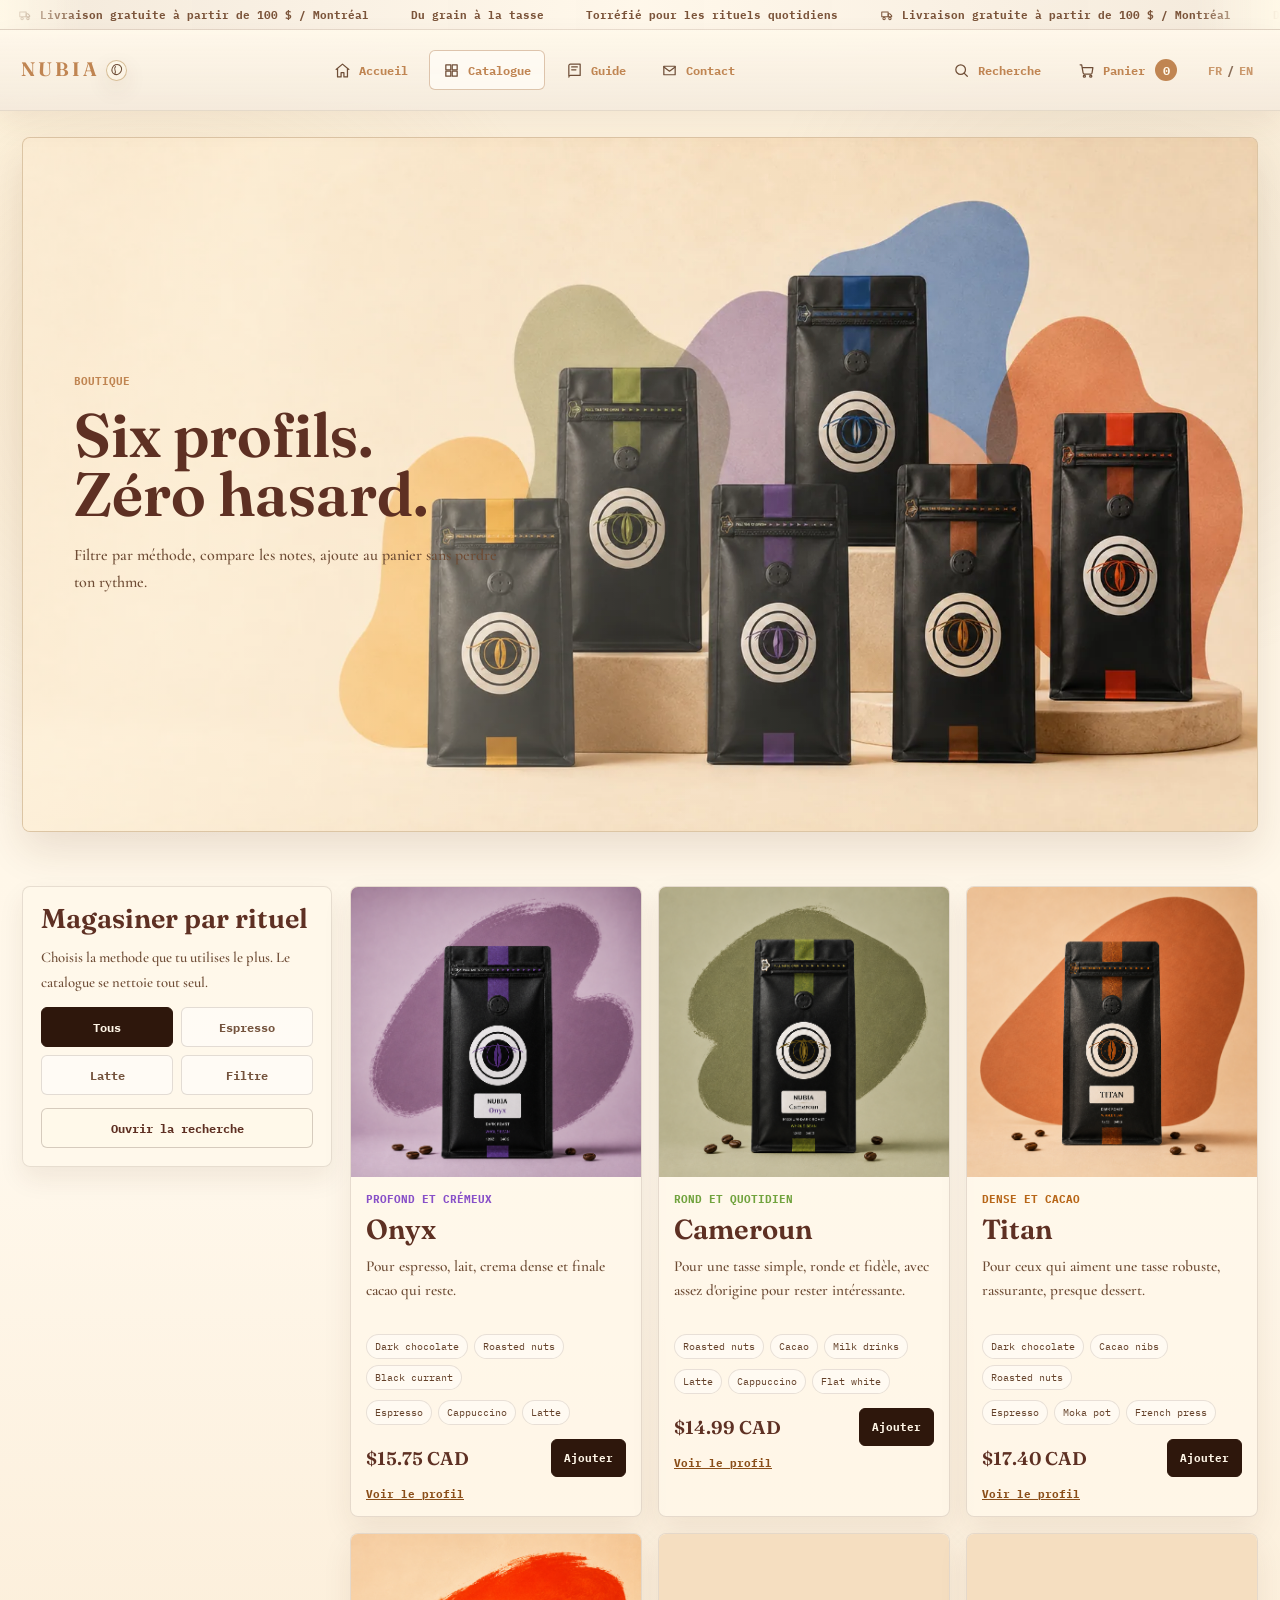
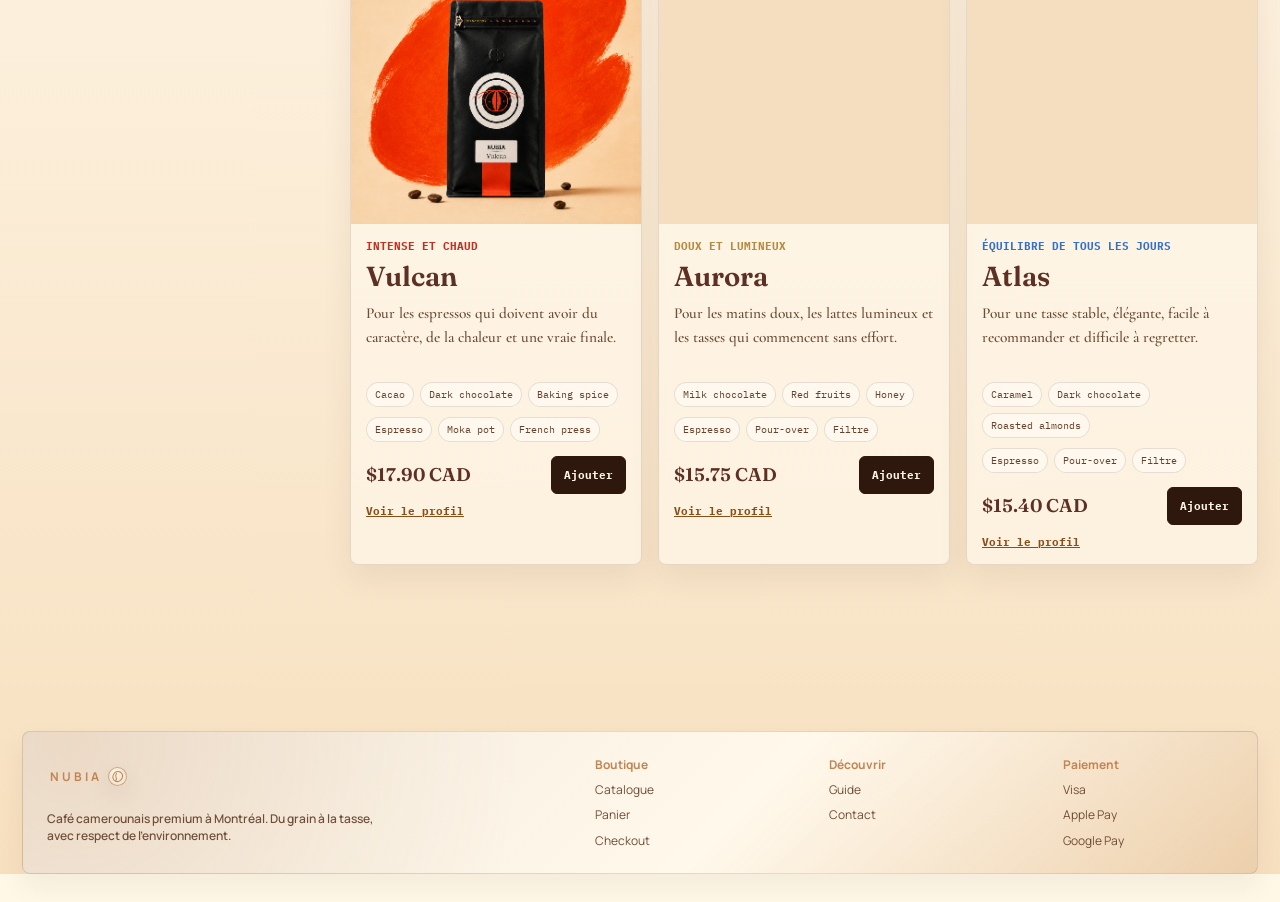
<file: catalogue/index.html>
<!doctype html>
<html lang="fr">
  <head>
    <meta charset="UTF-8" />
    <meta name="viewport" content="width=device-width, initial-scale=1.0" />
    <title>Catalogue - Nubia</title>
    <meta name="description" content="Tous les profils Nubia classes par rituel, methode et intensite." />
    <link rel="icon" href="../public/favicon.svg" type="image/svg+xml" />
    <link rel="preconnect" href="https://fonts.googleapis.com" />
    <link rel="preconnect" href="https://fonts.gstatic.com" crossorigin />
    <link href="https://fonts.googleapis.com/css2?family=Fraunces:opsz,wght@9..144,500;9..144,600&family=IBM+Plex+Mono:wght@400;500;600&family=Instrument+Serif:ital@0;1&family=Manrope:wght@400;500;600;700&display=swap" rel="stylesheet" />
    <link rel="stylesheet" href="../src/nubia.css" />
    <link rel="stylesheet" href="../src/nubia-da.css" />
  </head>
  <body class="page-store page-catalogue" data-route="catalogue" >
    <div class="ambient" aria-hidden="true">
      <canvas id="ambient-canvas"></canvas>
      <span class="ambient-grid"></span>
      <span class="ambient-aura"></span>
    </div>
    <div class="announcement" aria-label="Offre Nubia">
    <div class="announcement-track"><span><svg class="nav-icon" viewBox="0 0 24 24" aria-hidden="true" focusable="false"><path d="M3 7h11v8H3z" /><path d="M14 10h3l3 3v2h-6z" /><circle cx="7" cy="18" r="2" /><circle cx="17" cy="18" r="2" /></svg> <span data-i18n="announce-free-shipping" data-fr="Livraison gratuite à partir de 100 $ / Montréal" data-en="Free shipping over $100 / Montreal">Livraison gratuite à partir de 100 $ / Montréal</span></span><span><span data-i18n="announce-farm" data-fr="Du grain à la tasse" data-en="From the farm to the cup">Du grain à la tasse</span></span><span><span data-i18n="announce-ritual" data-fr="Torréfié pour les rituels quotidiens" data-en="Roasted for daily rituals">Torréfié pour les rituels quotidiens</span></span><span><svg class="nav-icon" viewBox="0 0 24 24" aria-hidden="true" focusable="false"><path d="M3 7h11v8H3z" /><path d="M14 10h3l3 3v2h-6z" /><circle cx="7" cy="18" r="2" /><circle cx="17" cy="18" r="2" /></svg> <span data-i18n="announce-free-shipping" data-fr="Livraison gratuite à partir de 100 $ / Montréal" data-en="Free shipping over $100 / Montreal">Livraison gratuite à partir de 100 $ / Montréal</span></span><span><span data-i18n="announce-farm" data-fr="Du grain à la tasse" data-en="From the farm to the cup">Du grain à la tasse</span></span><span><span data-i18n="announce-ritual" data-fr="Torréfié pour les rituels quotidiens" data-en="Roasted for daily rituals">Torréfié pour les rituels quotidiens</span></span><span><svg class="nav-icon" viewBox="0 0 24 24" aria-hidden="true" focusable="false"><path d="M3 7h11v8H3z" /><path d="M14 10h3l3 3v2h-6z" /><circle cx="7" cy="18" r="2" /><circle cx="17" cy="18" r="2" /></svg> <span data-i18n="announce-free-shipping" data-fr="Livraison gratuite à partir de 100 $ / Montréal" data-en="Free shipping over $100 / Montreal">Livraison gratuite à partir de 100 $ / Montréal</span></span><span><span data-i18n="announce-farm" data-fr="Du grain à la tasse" data-en="From the farm to the cup">Du grain à la tasse</span></span><span><span data-i18n="announce-ritual" data-fr="Torréfié pour les rituels quotidiens" data-en="Roasted for daily rituals">Torréfié pour les rituels quotidiens</span></span></div>
  </div>
  <header class="site-nav">
    <a class="brand" href="../index.html" aria-label="Nubia accueil"><span class="brand-word" aria-hidden="true"><span>N</span><span>U</span><span>B</span><span>I</span><span>A</span></span><span class="brand-bean" aria-hidden="true"><svg class="nav-icon" viewBox="0 0 24 24" aria-hidden="true" focusable="false"><path d="M15.8 3.5c3.4 2.2 4.9 6.7 3.2 10.7-1.9 4.5-7 6.9-11.2 5.1-4.1-1.7-5.7-6.9-3.6-11.4 2-4.4 7.4-7.1 11.6-4.4Z" /><path d="M8.3 18.7c1.3-2.4 1.4-4.4.2-6.5-1.1-2-.8-4 .9-6.1" /></svg></span></a>
    <nav aria-label="Navigation principale">
      <a class="" href="../index.html"><svg class="nav-icon" viewBox="0 0 24 24" aria-hidden="true" focusable="false"><path d="M3 10.5 12 3l9 7.5" /><path d="M5 9.5V21h5v-6h4v6h5V9.5" /></svg><span data-i18n="nav-home" data-fr="Accueil" data-en="Home">Accueil</span></a><a class="active" href="../collections/all/index.html"><svg class="nav-icon" viewBox="0 0 24 24" aria-hidden="true" focusable="false"><path d="M4 4h7v7H4z" /><path d="M13 4h7v7h-7z" /><path d="M4 13h7v7H4z" /><path d="M13 13h7v7h-7z" /></svg><span data-i18n="nav-catalogue" data-fr="Catalogue" data-en="Shop">Catalogue</span></a><a class="" href="../pages/apprendre/index.html"><svg class="nav-icon" viewBox="0 0 24 24" aria-hidden="true" focusable="false"><path d="M4 19.5V5.2A2.2 2.2 0 0 1 6.2 3H20v16H6.2A2.2 2.2 0 0 0 4 21.2" /><path d="M8 7h8" /><path d="M8 11h6" /></svg><span data-i18n="nav-learn" data-fr="Guide" data-en="Guide">Guide</span></a><a class="" href="../pages/contact/index.html"><svg class="nav-icon" viewBox="0 0 24 24" aria-hidden="true" focusable="false"><path d="M4 6h16v12H4z" /><path d="m4 7 8 6 8-6" /></svg><span data-i18n="nav-contact" data-fr="Contact" data-en="Contact">Contact</span></a>
    </nav>
    <div class="nav-actions">
      <button type="button" class="icon-button" data-search-toggle aria-label="Recherche"><svg class="nav-icon" viewBox="0 0 24 24" aria-hidden="true" focusable="false"><circle cx="10.8" cy="10.8" r="6.8" /><path d="m16 16 4.2 4.2" /></svg><span data-i18n="nav-search" data-fr="Recherche" data-en="Search">Recherche</span></button>
      <button type="button" class="cart-button" data-cart-toggle aria-label="Panier"><svg class="nav-icon" viewBox="0 0 24 24" aria-hidden="true" focusable="false"><circle cx="9" cy="20" r="1.5" /><circle cx="18" cy="20" r="1.5" /><path d="M3 4h2.2l2 11.5a2 2 0 0 0 2 1.6h8.7a2 2 0 0 0 1.9-1.4L21 8H6.1" /></svg><span data-i18n="nav-cart" data-fr="Panier" data-en="Cart">Panier</span><strong data-cart-count>0</strong></button>
      <button type="button" class="lang-button" data-lang-toggle aria-label="Changer la langue"><span data-lang-current>FR</span><span class="lang-separator">/</span><span data-lang-next>EN</span></button>
    </div>
  </header><main class="da-site da-catalogue">
      <section class="da-catalogue-hero da-scene">
        <picture class="da-scene-picture">
    <source media="(max-width: 760px)" srcset="../public/images/new-da-optimized/mobile-4-5/2.%20Catalogue%20Hero%20%20Product%20Family.webp" />
    <img src="../public/images/new-da-optimized/desktop-16-9/2.%20Catalogue%20Hero%20%20Product%20Family.webp" alt="Collection complète des cafés Nubia" loading="eager" decoding="async" />
  </picture>
        <div class="da-scene-copy">
          <span class="da-label"><span data-i18n="da-catalogue-label" data-fr="Boutique" data-en="Shop">Boutique</span></span>
          <h1 data-split data-i18n="da-catalogue-title" data-fr="Six profils. Zéro hasard." data-en="Six profiles. Zero guesswork.">Six profils. Zéro hasard.</h1>
          <p data-i18n="da-catalogue-copy" data-fr="Filtre par méthode, compare les notes, ajoute au panier sans perdre ton rythme." data-en="Filter by method, compare notes, add to cart without breaking your flow.">Filtre par méthode, compare les notes, ajoute au panier sans perdre ton rythme.</p>
        </div>
      </section>
      <section class="da-shop-shell">
        <aside class="da-shop-tools">
          <h2><span data-i18n="da-shop-tools-title" data-fr="Magasiner par rituel" data-en="Shop by ritual">Magasiner par rituel</span></h2>
          <p><span data-i18n="da-shop-tools-copy" data-fr="Choisis la methode que tu utilises le plus. Le catalogue se nettoie tout seul." data-en="Choose the method you use most. The catalogue cleans itself up.">Choisis la methode que tu utilises le plus. Le catalogue se nettoie tout seul.</span></p>
          <div class="catalogue-filters" data-catalogue-filters>
            <button class="active" type="button" data-filter="all"><span data-i18n="filter-all" data-fr="Tous" data-en="All">Tous</span></button>
            <button type="button" data-filter="espresso">Espresso</button>
            <button type="button" data-filter="milk">Latte</button>
            <button type="button" data-filter="filter">Filter</button>
          </div>
          <button class="btn ghost full" type="button" data-search-toggle><span data-i18n="da-open-finder-2" data-fr="Ouvrir la recherche" data-en="Open search">Ouvrir la recherche</span></button>
        </aside>
        <div class="da-product-grid da-catalogue-grid"><article class="da-product-card tone-violet" data-card data-product-card="onyx" data-methods="espresso cappuccino latte mocha" style="--accent:#9b5cff;--soft:rgba(155, 92, 255, 0.22)">
    <a class="da-product-media" href="../products/onyx/index.html" aria-label="Voir Onyx">
      <img src="../public/images/product-images/onyx/onyx-01.png" alt="Onyx Nubia" loading="lazy" decoding="async" />
    </a>
    <div class="da-product-body">
      <span class="da-product-ritual"><span data-i18n="product-onyx-ritual" data-fr="Profond et crémeux" data-en="Deep and creamy">Profond et crémeux</span></span>
      <h3>Onyx</h3>
      <p><span data-i18n="product-onyx-promise" data-fr="Pour espresso, lait, crema dense et finale cacao qui reste." data-en="For espresso, milk drinks, dense crema and a cacao finish that lingers.">Pour espresso, lait, crema dense et finale cacao qui reste.</span></p>
      <div class="da-note-line"><span>Dark chocolate</span><span>Roasted nuts</span><span>Black currant</span></div>
      <div class="da-method-line"><small>Espresso</small><small>Cappuccino</small><small>Latte</small></div>
      <div class="da-buy-line">
        <strong>$15.75 CAD</strong>
        <button type="button" data-add-cart data-product="onyx" data-name="Onyx" data-price="15.75"><span data-i18n="product-onyx-add" data-fr="Ajouter" data-en="Add">Ajouter</span></button>
      </div>
      <a class="da-profile-link" href="../products/onyx/index.html"><span data-i18n="product-onyx-profile-link" data-fr="Voir le profil" data-en="View profile">Voir le profil</span></a>
    </div>
  </article><article class="da-product-card tone-sage" data-card data-product-card="cameroun" data-methods="latte cappuccino flat white filter" style="--accent:#7cc94a;--soft:rgba(124, 201, 74, 0.2)">
    <a class="da-product-media" href="../products/cameroun/index.html" aria-label="Voir Cameroun">
      <img src="../public/images/product-images/cameroun/cameroun-01.png" alt="Cameroun Nubia" loading="lazy" decoding="async" />
    </a>
    <div class="da-product-body">
      <span class="da-product-ritual"><span data-i18n="product-cameroun-ritual" data-fr="Rond et quotidien" data-en="Round and everyday">Rond et quotidien</span></span>
      <h3>Cameroun</h3>
      <p><span data-i18n="product-cameroun-promise" data-fr="Pour une tasse simple, ronde et fidèle, avec assez d&#39;origine pour rester intéressante." data-en="For a simple, round and reliable cup, with enough origin character to stay interesting.">Pour une tasse simple, ronde et fidèle, avec assez d'origine pour rester intéressante.</span></p>
      <div class="da-note-line"><span>Roasted nuts</span><span>Cacao</span><span>Milk drinks</span></div>
      <div class="da-method-line"><small>Latte</small><small>Cappuccino</small><small>Flat white</small></div>
      <div class="da-buy-line">
        <strong>$14.99 CAD</strong>
        <button type="button" data-add-cart data-product="cameroun" data-name="Cameroun" data-price="14.99"><span data-i18n="product-cameroun-add" data-fr="Ajouter" data-en="Add">Ajouter</span></button>
      </div>
      <a class="da-profile-link" href="../products/cameroun/index.html"><span data-i18n="product-cameroun-profile-link" data-fr="Voir le profil" data-en="View profile">Voir le profil</span></a>
    </div>
  </article><article class="da-product-card tone-copper" data-card data-product-card="titan" data-methods="espresso moka pot french press cold brew" style="--accent:#d87918;--soft:rgba(216, 121, 24, 0.2)">
    <a class="da-product-media" href="../products/titan/index.html" aria-label="Voir Titan">
      <img src="../public/images/product-images/titan/titan-01.png" alt="Titan Nubia" loading="lazy" decoding="async" />
    </a>
    <div class="da-product-body">
      <span class="da-product-ritual"><span data-i18n="product-titan-ritual" data-fr="Dense et cacao" data-en="Dense and cacao">Dense et cacao</span></span>
      <h3>Titan</h3>
      <p><span data-i18n="product-titan-promise" data-fr="Pour ceux qui aiment une tasse robuste, rassurante, presque dessert." data-en="For people who like a robust, reassuring cup with a near-dessert finish.">Pour ceux qui aiment une tasse robuste, rassurante, presque dessert.</span></p>
      <div class="da-note-line"><span>Dark chocolate</span><span>Cacao nibs</span><span>Roasted nuts</span></div>
      <div class="da-method-line"><small>Espresso</small><small>Moka pot</small><small>French press</small></div>
      <div class="da-buy-line">
        <strong>$17.40 CAD</strong>
        <button type="button" data-add-cart data-product="titan" data-name="Titan" data-price="17.40"><span data-i18n="product-titan-add" data-fr="Ajouter" data-en="Add">Ajouter</span></button>
      </div>
      <a class="da-profile-link" href="../products/titan/index.html"><span data-i18n="product-titan-profile-link" data-fr="Voir le profil" data-en="View profile">Voir le profil</span></a>
    </div>
  </article><article class="da-product-card tone-red" data-card data-product-card="vulcan" data-methods="espresso moka pot french press cappuccino" style="--accent:#e63129;--soft:rgba(230, 49, 41, 0.2)">
    <a class="da-product-media" href="../products/vulcan/index.html" aria-label="Voir Vulcan">
      <img src="../public/images/product-images/vulcan/vulcan-01.png" alt="Vulcan Nubia" loading="lazy" decoding="async" />
    </a>
    <div class="da-product-body">
      <span class="da-product-ritual"><span data-i18n="product-vulcan-ritual" data-fr="Intense et chaud" data-en="Intense and warm">Intense et chaud</span></span>
      <h3>Vulcan</h3>
      <p><span data-i18n="product-vulcan-promise" data-fr="Pour les espressos qui doivent avoir du caractère, de la chaleur et une vraie finale." data-en="For espressos that need character, warmth and a real finish.">Pour les espressos qui doivent avoir du caractère, de la chaleur et une vraie finale.</span></p>
      <div class="da-note-line"><span>Cacao</span><span>Dark chocolate</span><span>Baking spice</span></div>
      <div class="da-method-line"><small>Espresso</small><small>Moka pot</small><small>French press</small></div>
      <div class="da-buy-line">
        <strong>$17.90 CAD</strong>
        <button type="button" data-add-cart data-product="vulcan" data-name="Vulcan" data-price="17.90"><span data-i18n="product-vulcan-add" data-fr="Ajouter" data-en="Add">Ajouter</span></button>
      </div>
      <a class="da-profile-link" href="../products/vulcan/index.html"><span data-i18n="product-vulcan-profile-link" data-fr="Voir le profil" data-en="View profile">Voir le profil</span></a>
    </div>
  </article><article class="da-product-card tone-gold" data-card data-product-card="aurora" data-methods="espresso pour-over filter latte" style="--accent:#d6a950;--soft:rgba(214, 169, 80, 0.2)">
    <a class="da-product-media" href="../products/aurora/index.html" aria-label="Voir Aurora">
      <img src="../public/images/product-images/aurora/aurora-01.png" alt="Aurora Nubia" loading="lazy" decoding="async" />
    </a>
    <div class="da-product-body">
      <span class="da-product-ritual"><span data-i18n="product-aurora-ritual" data-fr="Doux et lumineux" data-en="Soft and luminous">Doux et lumineux</span></span>
      <h3>Aurora</h3>
      <p><span data-i18n="product-aurora-promise" data-fr="Pour les matins doux, les lattes lumineux et les tasses qui commencent sans effort." data-en="For soft mornings, luminous lattes and cups that start without effort.">Pour les matins doux, les lattes lumineux et les tasses qui commencent sans effort.</span></p>
      <div class="da-note-line"><span>Milk chocolate</span><span>Red fruits</span><span>Honey</span></div>
      <div class="da-method-line"><small>Espresso</small><small>Pour-over</small><small>Filter</small></div>
      <div class="da-buy-line">
        <strong>$15.75 CAD</strong>
        <button type="button" data-add-cart data-product="aurora" data-name="Aurora" data-price="15.75"><span data-i18n="product-aurora-add" data-fr="Ajouter" data-en="Add">Ajouter</span></button>
      </div>
      <a class="da-profile-link" href="../products/aurora/index.html"><span data-i18n="product-aurora-profile-link" data-fr="Voir le profil" data-en="View profile">Voir le profil</span></a>
    </div>
  </article><article class="da-product-card tone-blue" data-card data-product-card="atlas" data-methods="espresso pour-over filter latte" style="--accent:#2e86ff;--soft:rgba(46, 134, 255, 0.21)">
    <a class="da-product-media" href="../products/atlas/index.html" aria-label="Voir Atlas">
      <img src="../public/images/product-images/atlas/atlas-01.png" alt="Atlas Nubia" loading="lazy" decoding="async" />
    </a>
    <div class="da-product-body">
      <span class="da-product-ritual"><span data-i18n="product-atlas-ritual" data-fr="Équilibre de tous les jours" data-en="Everyday balance">Équilibre de tous les jours</span></span>
      <h3>Atlas</h3>
      <p><span data-i18n="product-atlas-promise" data-fr="Pour une tasse stable, élégante, facile à recommander et difficile à regretter." data-en="For a stable, elegant cup that is easy to recommend and hard to regret.">Pour une tasse stable, élégante, facile à recommander et difficile à regretter.</span></p>
      <div class="da-note-line"><span>Caramel</span><span>Dark chocolate</span><span>Roasted almonds</span></div>
      <div class="da-method-line"><small>Espresso</small><small>Pour-over</small><small>Filter</small></div>
      <div class="da-buy-line">
        <strong>$15.40 CAD</strong>
        <button type="button" data-add-cart data-product="atlas" data-name="Atlas" data-price="15.40"><span data-i18n="product-atlas-add" data-fr="Ajouter" data-en="Add">Ajouter</span></button>
      </div>
      <a class="da-profile-link" href="../products/atlas/index.html"><span data-i18n="product-atlas-profile-link" data-fr="Voir le profil" data-en="View profile">Voir le profil</span></a>
    </div>
  </article></div>
      </section>
    </main><aside class="cart-drawer" id="cart-drawer" aria-hidden="true">
    <div class="drawer-head">
      <div><span class="eyebrow"><span data-i18n="drawer-cart" data-fr="Panier" data-en="Cart">Panier</span></span><h2><span data-i18n="drawer-title" data-fr="Sélection Nubia" data-en="Nubia selection">Sélection Nubia</span></h2></div>
      <button type="button" class="round-button" data-cart-close aria-label="Fermer">x</button>
    </div>
    <div class="cart-lines" data-cart-lines></div>
    <div class="cart-total"><span><span data-i18n="drawer-total" data-fr="Total estimé" data-en="Estimated total">Total estimé</span></span><strong data-cart-total>$0.00 CAD</strong></div>
    <a class="btn primary full" href="../cart/index.html"><span data-i18n="drawer-review-cart" data-fr="Voir le panier" data-en="Review cart">Voir le panier</span></a>
    <a class="btn ghost full" href="../checkout/index.html"><span data-i18n="drawer-checkout" data-fr="Passer au checkout" data-en="Go to checkout">Passer au checkout</span></a>
  </aside><section class="search-overlay" id="search-overlay" aria-hidden="true">
    <div class="search-panel">
      <div class="drawer-head">
        <div><span class="eyebrow">Finder</span><h2>Quel rituel tu veux?</h2></div>
        <button type="button" class="round-button" data-search-close aria-label="Fermer">x</button>
      </div>
      <input type="search" data-search-input placeholder="espresso, latte, cacao, smooth..." />
      <div class="search-results" data-search-results></div>
    </div>
  </section><section class="bulk-modal" id="bulk-modal" aria-hidden="true">
    <div class="bulk-panel">
      <div class="drawer-head">
        <div><span class="eyebrow">Calcul pro</span><h2 data-bulk-title>Nubia</h2><p data-bulk-sub>Commande professionnelle locale.</p></div>
        <button type="button" class="round-button" data-bulk-close aria-label="Fermer">x</button>
      </div>
      <div class="bulk-tabs">
        <button class="active" type="button" data-bulk-qty="10">10 kg</button>
        <button type="button" data-bulk-qty="20">20 kg</button>
        <button type="button" data-bulk-qty="50">50 kg</button>
      </div>
      <label class="bulk-custom"><span>Kg personnalisé</span><input type="number" min="1" data-bulk-custom placeholder="35" /></label>
      <div class="bulk-table" data-bulk-results></div>
      <p class="bulk-note" data-bulk-note></p>
    </div>
  </section><footer class="site-footer da-footer">
    <div><a class="brand" href="../index.html" aria-label="Nubia accueil"><span class="brand-word" aria-hidden="true"><span>N</span><span>U</span><span>B</span><span>I</span><span>A</span></span><span class="brand-bean" aria-hidden="true"><svg class="nav-icon" viewBox="0 0 24 24" aria-hidden="true" focusable="false"><path d="M15.8 3.5c3.4 2.2 4.9 6.7 3.2 10.7-1.9 4.5-7 6.9-11.2 5.1-4.1-1.7-5.7-6.9-3.6-11.4 2-4.4 7.4-7.1 11.6-4.4Z" /><path d="M8.3 18.7c1.3-2.4 1.4-4.4.2-6.5-1.1-2-.8-4 .9-6.1" /></svg></span></a><p><span data-i18n="da-footer-copy" data-fr="Café camerounais premium à Montréal. Du grain à la tasse, avec respect de l'environnement." data-en="Premium Cameroonian coffee in Montreal. From the farm to the cup, with respect for the environment.">Café camerounais premium à Montréal. Du grain à la tasse, avec respect de l'environnement.</span></p></div>
    <nav><strong><span data-i18n="footer-shop-title" data-fr="Boutique" data-en="Shop">Boutique</span></strong><a href="../collections/all/index.html"><span data-i18n="footer-catalogue" data-fr="Catalogue" data-en="Catalog">Catalogue</span></a><a href="../cart/index.html"><span data-i18n="footer-cart" data-fr="Panier" data-en="Cart">Panier</span></a><a href="../checkout/index.html">Checkout</a></nav>
    <nav><strong><span data-i18n="footer-discover-title" data-fr="Découvrir" data-en="Discover">Découvrir</span></strong><a href="../pages/apprendre/index.html">Guide</a><a href="../pages/contact/index.html">Contact</a></nav>
    <nav><strong><span data-i18n="footer-payment-title" data-fr="Paiement" data-en="Payment">Paiement</span></strong><span>Visa</span><span>Apple Pay</span><span>Google Pay</span></nav>
  </footer>
    <div class="scroll-progress" aria-hidden="true"></div>
    <script>window.__NUBIA_EXPORT__ = true;window.__NUBIA_BOOTSTRAP__ = {"products":[{"slug":"onyx","name":"Onyx","label":"Profond / crémeux","price":"$15.75 CAD","status":"Profil signature","accent":"#9b5cff","soft":"rgba(155, 92, 255, 0.22)","image":"../public/images/product-images/onyx/onyx-01.png","tile":"../public/images/product-images/onyx/onyx-01.png","gallery":["../public/images/product-images/onyx/onyx-01.png","../public/images/product-images/onyx/onyx-02.png","../public/images/product-images/onyx/onyx-03.png","../public/images/product-images/onyx/onyx-04.png","../public/images/product-images/onyx/onyx-05.png"],"origin":"Cameroun","region":"West Africa","roast":"Dark roast","process":"Washed","altitude":"1100-1600 MASL","harvest":"Nov-Feb","blend":"30% Robusta","ritual":"Heavy body","tagline":"Deep, bold, creamy.","description":"Pour ceux qui veulent un café profond, crémeux, avec une vraie présence en lait.","notes":["Dark chocolate","Roasted nuts","Black currant","Caramel","Spice"],"methods":["Espresso","Cappuccino","Latte","Mocha"],"brew":{"temp":"92 C","ratio":"1:2.1","time":"25-28s"},"scores":{"body":8.8,"acidity":6.2,"crema":8,"sweetness":7.4,"balance":8},"story":"Onyx est le profil signature pour un café intense mais enveloppant. Il garde une texture riche, une crema rassurante et une finale qui fonctionne autant en espresso qu'en lait.","visual":{"tile":"../public/images/new-da-optimized/product%20titles/onyx.webp","desktop":"../public/images/new-da-optimized/desktop-16-9/5.%20Product%20Page%20Hero%20Template-onyx.webp","mobile":"../public/images/new-da-optimized/mobile-4-5/5.%20Product%20Page%20Hero%20Template-onyx.webp","tone":"violet"},"heroDesktop":"../public/images/new-da-optimized/desktop-16-9/5.%20Product%20Page%20Hero%20Template-onyx.webp","heroMobile":"../public/images/new-da-optimized/mobile-4-5/5.%20Product%20Page%20Hero%20Template-onyx.webp","copy":{"ritual":"Profond et crémeux","ritualEn":"Deep and creamy","promise":"Pour espresso, lait, crema dense et finale cacao qui reste.","promiseEn":"For espresso, milk drinks, dense crema and a cacao finish that lingers.","oneLine":"Le profil signature quand tu veux du poids sans agressivité.","oneLineEn":"The signature profile when you want weight without harshness."}},{"slug":"cameroun","name":"Cameroun","label":"Rond / smooth","price":"$14.99 CAD","status":"Profil origine","accent":"#7cc94a","soft":"rgba(124, 201, 74, 0.2)","image":"../public/images/product-images/cameroun/cameroun-01.png","tile":"../public/images/product-images/cameroun/cameroun-01.png","gallery":["../public/images/product-images/cameroun/cameroun-01.png","../public/images/product-images/cameroun/cameroun-02.png","../public/images/product-images/cameroun/cameroun-03.png","../public/images/product-images/cameroun/cameroun-04.png","../public/images/product-images/cameroun/cameroun-05.png"],"origin":"Cameroun","region":"West Region","roast":"Medium-dark","process":"Washed","altitude":"1100-1600 MASL","harvest":"Nov-Feb","blend":"Mountain grown","ritual":"Smooth milk drinks","tagline":"Full body. Low acidity.","description":"Le profil le plus smooth pour les rituels quotidiens: rond, accessible, mais premium.","notes":["Roasted nuts","Cacao","Milk drinks","Caramel","Spice"],"methods":["Latte","Cappuccino","Flat white","Filter"],"brew":{"temp":"92 C","ratio":"1:2.2","time":"26-30s"},"scores":{"body":9.1,"acidity":3.2,"crema":8.6,"sweetness":6.8,"balance":8.4},"story":"Cameroun met l'origine au centre. C'est le profil qui donne à Nubia son ancrage: une tasse ronde, douce, basse en acidité, facile à aimer mais clairement premium.","visual":{"tile":"../public/images/new-da-optimized/product%20titles/cameroun.webp","desktop":"../public/images/new-da-optimized/desktop-16-9/5.%20Product%20Page%20Hero%20Template%3Dcameroun.webp","mobile":"../public/images/new-da-optimized/mobile-4-5/5.%20Product%20Page%20Hero%20Template-cameroun.webp","tone":"sage"},"heroDesktop":"../public/images/new-da-optimized/desktop-16-9/5.%20Product%20Page%20Hero%20Template%3Dcameroun.webp","heroMobile":"../public/images/new-da-optimized/mobile-4-5/5.%20Product%20Page%20Hero%20Template-cameroun.webp","copy":{"ritual":"Rond et quotidien","ritualEn":"Round and everyday","promise":"Pour une tasse simple, ronde et fidèle, avec assez d'origine pour rester intéressante.","promiseEn":"For a simple, round and reliable cup, with enough origin character to stay interesting.","oneLine":"Le point d'ancrage de Nubia: quotidien, solide, jamais plat.","oneLineEn":"Nubia's anchor profile: everyday, solid, never flat."}},{"slug":"titan","name":"Titan","label":"Dense / cacao","price":"$17.40 CAD","status":"Profil puissant","accent":"#d87918","soft":"rgba(216, 121, 24, 0.2)","image":"../public/images/product-images/titan/titan-01.png","tile":"../public/images/product-images/titan/titan-01.png","gallery":["../public/images/product-images/titan/titan-01.png","../public/images/product-images/titan/titan-02.png","../public/images/product-images/titan/titan-03.png","../public/images/product-images/titan/titan-04.png","../public/images/product-images/titan/titan-05.png"],"origin":"Multi-origin","region":"South America / Africa / Asia","roast":"Dark roast","process":"Washed","altitude":"1200-1800 MASL","harvest":"Nov-Feb","blend":"Power blend","ritual":"Full body","tagline":"Cacao, dark choco, nuts.","description":"Un dark roast puissant, dense, construit pour l'espresso et les methodes qui demandent du corps.","notes":["Dark chocolate","Cacao nibs","Roasted nuts","Burnt caramel"],"methods":["Espresso","Moka pot","French press","Cold brew"],"brew":{"temp":"93 C","ratio":"1:2.2","time":"28-32s"},"scores":{"body":9.2,"acidity":2.8,"crema":8.7,"sweetness":6.6,"balance":8.8},"story":"Titan est construit comme un moteur: dense, stable, rassurant. Il donne au client l'impression d'un cafe qui ne flanche pas, avec une presence cacao tres nette.","visual":{"tile":"../public/images/new-da-optimized/product%20titles/titan.webp","desktop":"../public/images/new-da-optimized/desktop-16-9/5.%20Product%20Page%20Hero%20Template-titan.webp","mobile":"../public/images/new-da-optimized/mobile-4-5/5.%20Product%20Page%20Hero%20Template-titan.webp","tone":"copper"},"heroDesktop":"../public/images/new-da-optimized/desktop-16-9/5.%20Product%20Page%20Hero%20Template-titan.webp","heroMobile":"../public/images/new-da-optimized/mobile-4-5/5.%20Product%20Page%20Hero%20Template-titan.webp","copy":{"ritual":"Dense et cacao","ritualEn":"Dense and cacao","promise":"Pour ceux qui aiment une tasse robuste, rassurante, presque dessert.","promiseEn":"For people who like a robust, reassuring cup with a near-dessert finish.","oneLine":"Un profil construit pour tenir tête au lait, au sucre et aux longues journées.","oneLineEn":"A profile built to stand up to milk, sugar and long days."}},{"slug":"vulcan","name":"Vulcan","label":"Intense / épicé","price":"$17.90 CAD","status":"Profil intense","accent":"#e63129","soft":"rgba(230, 49, 41, 0.2)","image":"../public/images/product-images/vulcan/vulcan-01.png","tile":"../public/images/product-images/vulcan/vulcan-01.png","gallery":["../public/images/product-images/vulcan/vulcan-01.png","../public/images/product-images/vulcan/vulcan-02.png","../public/images/product-images/vulcan/vulcan-03.png","../public/images/product-images/vulcan/vulcan-04.png","../public/images/product-images/vulcan/vulcan-05.png"],"origin":"West Africa","region":"Highland belt","roast":"Dark roast","process":"Washed","altitude":"1200-1800 MASL","harvest":"Nov-Feb","blend":"Most intense","ritual":"Maximum intensity","tagline":"Dark, intense, spiced.","description":"Le module le plus intense: cacao, dark choco, spices, crema dense et finish assumée.","notes":["Cacao","Dark chocolate","Baking spice","Molasses","Smoked wood"],"methods":["Espresso","Moka pot","French press","Cappuccino"],"brew":{"temp":"94 C","ratio":"1:2.0","time":"29-33s"},"scores":{"body":9.5,"acidity":2.4,"crema":8.9,"sweetness":6.2,"balance":7.8},"story":"Vulcan est le profil qui vend le frisson. Il doit sentir la chaleur, la pression, la densité. C'est le café pour ceux qui veulent que leur espresso ait du poids.","visual":{"tile":"../public/images/new-da-optimized/product%20titles/vulcan.webp","desktop":"../public/images/new-da-optimized/desktop-16-9/5.%20Product%20Page%20Hero%20Template-vulcan.webp","mobile":"../public/images/new-da-optimized/mobile-4-5/5.%20Product%20Page%20Hero%20Template-vulcan.webp","tone":"red"},"heroDesktop":"../public/images/new-da-optimized/desktop-16-9/5.%20Product%20Page%20Hero%20Template-vulcan.webp","heroMobile":"../public/images/new-da-optimized/mobile-4-5/5.%20Product%20Page%20Hero%20Template-vulcan.webp","copy":{"ritual":"Intense et chaud","ritualEn":"Intense and warm","promise":"Pour les espressos qui doivent avoir du caractère, de la chaleur et une vraie finale.","promiseEn":"For espressos that need character, warmth and a real finish.","oneLine":"La version plus assumée: chaude, directe, mémorable.","oneLineEn":"The more assertive version: warm, direct, memorable."}},{"slug":"aurora","name":"Aurora","label":"Doux / raffiné","price":"$15.75 CAD","status":"Profil arabica","accent":"#d6a950","soft":"rgba(214, 169, 80, 0.2)","image":"../public/images/product-images/aurora/aurora-01.png","tile":"../public/images/product-images/aurora/aurora-01.png","gallery":["../public/images/product-images/aurora/aurora-01.png","../public/images/product-images/aurora/aurora-02.png","../public/images/product-images/aurora/aurora-03.png","../public/images/product-images/aurora/aurora-04.png","../public/images/product-images/aurora/aurora-05.png"],"origin":"Selected Arabica","region":"High altitude","roast":"Medium-dark","process":"Washed","altitude":"1200-1800 MASL","harvest":"Nov-Feb","blend":"100% Arabica","ritual":"Refined sweetness","tagline":"Sweet, smooth, refined.","description":"Un profil plus doux et lumineux: milk chocolate, fruits rouges, miel, equilibre et finesse.","notes":["Milk chocolate","Red fruits","Honey","Roasted almonds","Brown sugar"],"methods":["Espresso","Pour-over","Filter","Latte"],"brew":{"temp":"92 C","ratio":"1:2.4","time":"26-30s"},"scores":{"body":8.3,"acidity":5.6,"crema":8.1,"sweetness":8.7,"balance":8.6},"story":"Aurora apporte la lumière dans l'univers Nubia. Il garde le côté premium, mais ouvre une expérience plus douce, plus accessible, plus élégante.","visual":{"tile":"../public/images/new-da-optimized/product%20titles/aurora.webp","desktop":"../public/images/new-da-optimized/desktop-16-9/5.%20Product%20Page%20Hero%20Template-aurora.webp","mobile":"../public/images/new-da-optimized/mobile-4-5/5.%20Product%20Page%20Hero%20Template-aurora.webp","tone":"gold"},"heroDesktop":"../public/images/new-da-optimized/desktop-16-9/5.%20Product%20Page%20Hero%20Template-aurora.webp","heroMobile":"../public/images/new-da-optimized/mobile-4-5/5.%20Product%20Page%20Hero%20Template-aurora.webp","copy":{"ritual":"Doux et lumineux","ritualEn":"Soft and luminous","promise":"Pour les matins doux, les lattes lumineux et les tasses qui commencent sans effort.","promiseEn":"For soft mornings, luminous lattes and cups that start without effort.","oneLine":"Le profil le plus accessible: clair, doux, rassurant.","oneLineEn":"The most approachable profile: clear, soft and reassuring."}},{"slug":"atlas","name":"Atlas","label":"Équilibre / quotidien","price":"$15.40 CAD","status":"Profil equilibre","accent":"#2e86ff","soft":"rgba(46, 134, 255, 0.21)","image":"../public/images/product-images/atlas/atlas-01.png","tile":"../public/images/product-images/atlas/atlas-01.png","gallery":["../public/images/product-images/atlas/atlas-01.png","../public/images/product-images/atlas/atlas-02.png","../public/images/product-images/atlas/atlas-03.png","../public/images/product-images/atlas/atlas-04.png","../public/images/product-images/atlas/atlas-05.png"],"origin":"Premium Arabica","region":"Signature selection","roast":"Medium roast","process":"Washed","altitude":"1200-1800 MASL","harvest":"Nov-Feb","blend":"100% Arabica","ritual":"Balanced everyday cup","tagline":"Balanced, full-bodied, dependable.","description":"Le point d'entrée signature: full body, structure équilibrée, caramel, choco et amandes grillées.","notes":["Caramel","Dark chocolate","Roasted almonds","Brown sugar","Toasted grains"],"methods":["Espresso","Pour-over","Filter","Latte"],"brew":{"temp":"92 C","ratio":"1:2.4","time":"26-30s"},"scores":{"body":8.7,"acidity":4.8,"crema":8.2,"sweetness":8,"balance":9},"story":"Atlas est le profil qui porte la collection. Il est assez riche pour vendre la qualité, assez balancé pour devenir le café quotidien.","visual":{"tile":"../public/images/new-da-optimized/product%20titles/atlas.webp","desktop":"../public/images/new-da-optimized/desktop-16-9/5.%20Product%20Page%20Hero%20Template-atlas.webp","mobile":"../public/images/new-da-optimized/mobile-4-5/5.%20Product%20Page%20Hero%20Template-atlas.webp","tone":"blue"},"heroDesktop":"../public/images/new-da-optimized/desktop-16-9/5.%20Product%20Page%20Hero%20Template-atlas.webp","heroMobile":"../public/images/new-da-optimized/mobile-4-5/5.%20Product%20Page%20Hero%20Template-atlas.webp","copy":{"ritual":"Équilibre de tous les jours","ritualEn":"Everyday balance","promise":"Pour une tasse stable, élégante, facile à recommander et difficile à regretter.","promiseEn":"For a stable, elegant cup that is easy to recommend and hard to regret.","oneLine":"Le sac qui porte la routine sans devenir banal.","oneLineEn":"The bag that carries the routine without becoming ordinary."}}]};window.__NUBIA_PATH_PREFIX__ = "../";window.__NUBIA_SITE_ORIGIN__ = "";</script>
    <script type="module" src="../src/nubia.js"></script>
    
  </body>
</html>
</file>
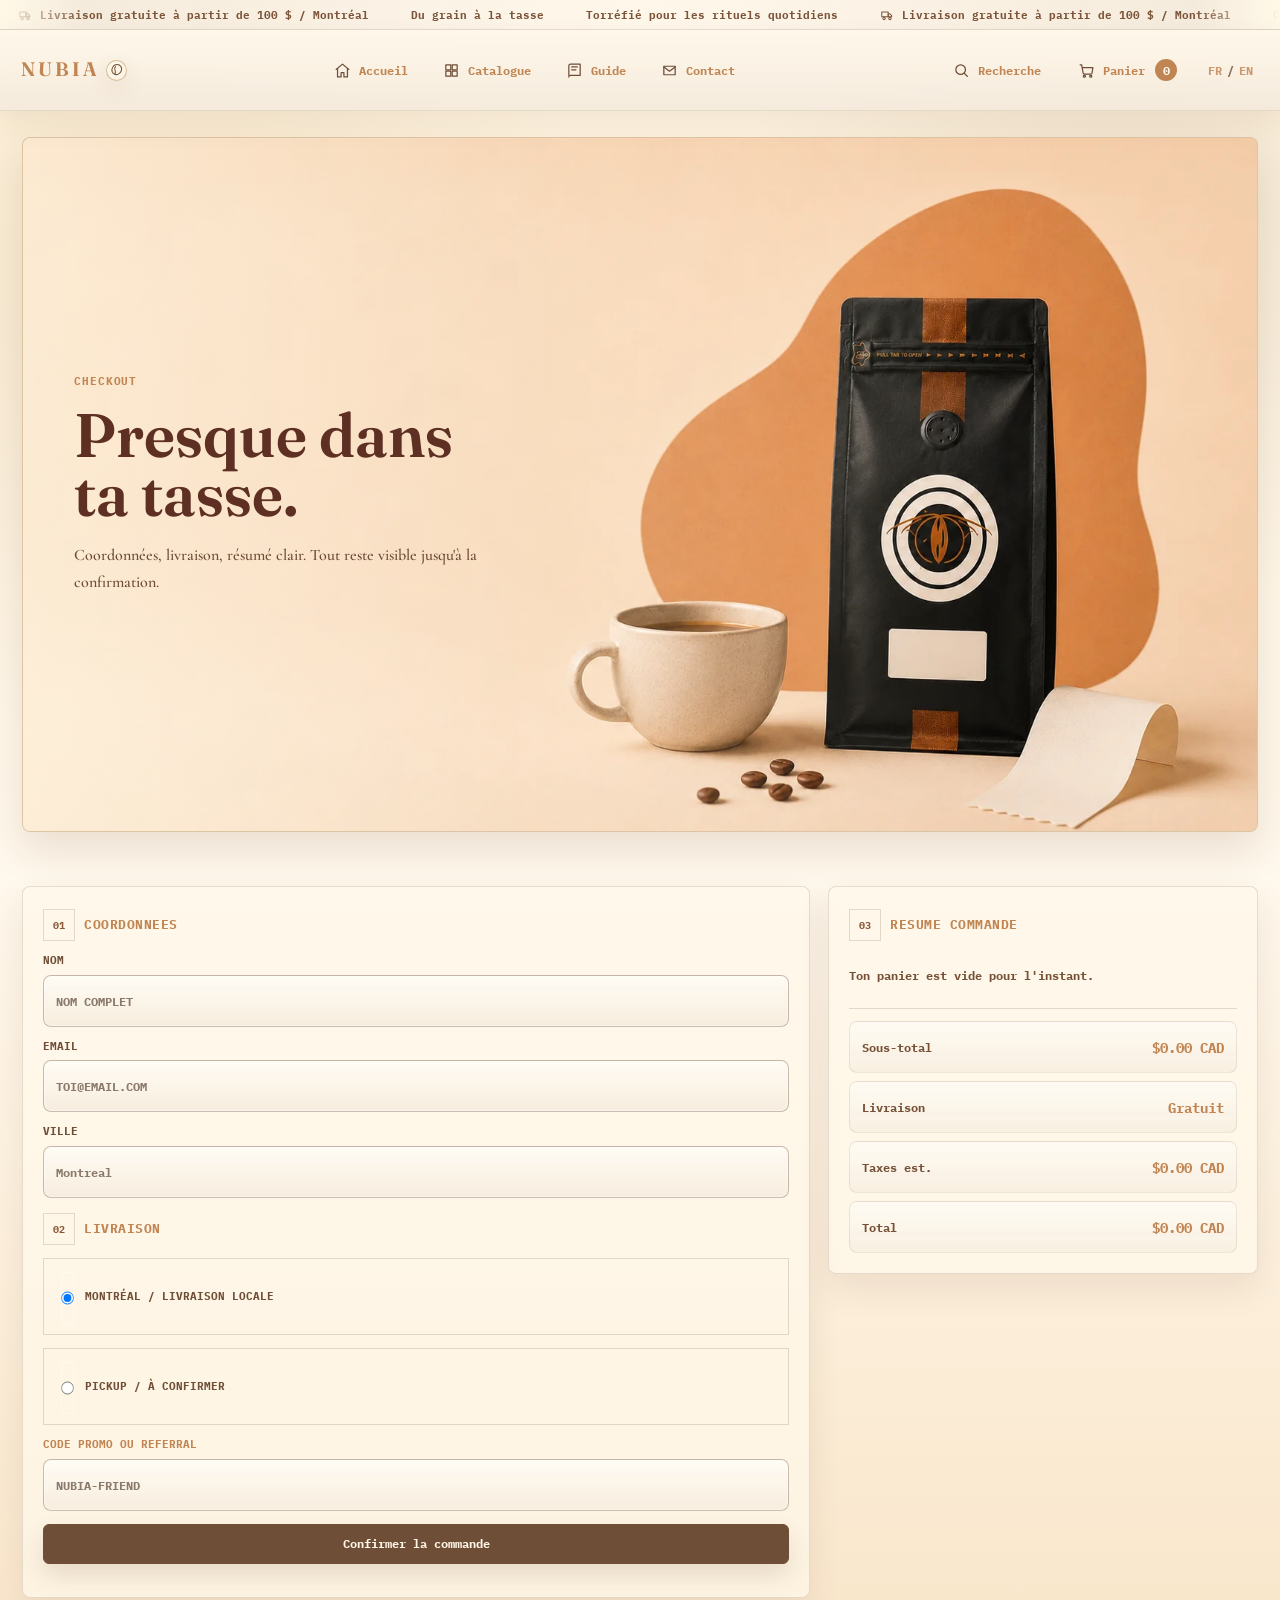
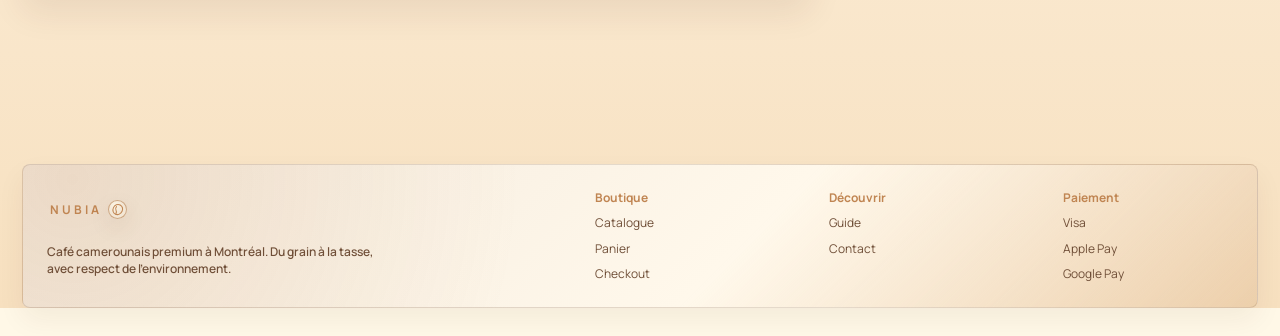
<file: checkout/index.html>
<!doctype html>
<html lang="fr">
  <head>
    <meta charset="UTF-8" />
    <meta name="viewport" content="width=device-width, initial-scale=1.0" />
    <title>Checkout - Nubia</title>
    <meta name="description" content="Checkout local Nubia." />
    <link rel="icon" href="../public/favicon.svg" type="image/svg+xml" />
    <link rel="preconnect" href="https://fonts.googleapis.com" />
    <link rel="preconnect" href="https://fonts.gstatic.com" crossorigin />
    <link href="https://fonts.googleapis.com/css2?family=Fraunces:opsz,wght@9..144,500;9..144,600&family=IBM+Plex+Mono:wght@400;500;600&family=Instrument+Serif:ital@0;1&family=Manrope:wght@400;500;600;700&display=swap" rel="stylesheet" />
    <link rel="stylesheet" href="../src/nubia.css" />
    <link rel="stylesheet" href="../src/nubia-da.css" />
  </head>
  <body class="page-store page-checkout" data-route="checkout" >
    <div class="ambient" aria-hidden="true">
      <canvas id="ambient-canvas"></canvas>
      <span class="ambient-grid"></span>
      <span class="ambient-aura"></span>
    </div>
    <div class="announcement" aria-label="Offre Nubia">
    <div class="announcement-track"><span><svg class="nav-icon" viewBox="0 0 24 24" aria-hidden="true" focusable="false"><path d="M3 7h11v8H3z" /><path d="M14 10h3l3 3v2h-6z" /><circle cx="7" cy="18" r="2" /><circle cx="17" cy="18" r="2" /></svg> <span data-i18n="announce-free-shipping" data-fr="Livraison gratuite à partir de 100 $ / Montréal" data-en="Free shipping over $100 / Montreal">Livraison gratuite à partir de 100 $ / Montréal</span></span><span><span data-i18n="announce-farm" data-fr="Du grain à la tasse" data-en="From the farm to the cup">Du grain à la tasse</span></span><span><span data-i18n="announce-ritual" data-fr="Torréfié pour les rituels quotidiens" data-en="Roasted for daily rituals">Torréfié pour les rituels quotidiens</span></span><span><svg class="nav-icon" viewBox="0 0 24 24" aria-hidden="true" focusable="false"><path d="M3 7h11v8H3z" /><path d="M14 10h3l3 3v2h-6z" /><circle cx="7" cy="18" r="2" /><circle cx="17" cy="18" r="2" /></svg> <span data-i18n="announce-free-shipping" data-fr="Livraison gratuite à partir de 100 $ / Montréal" data-en="Free shipping over $100 / Montreal">Livraison gratuite à partir de 100 $ / Montréal</span></span><span><span data-i18n="announce-farm" data-fr="Du grain à la tasse" data-en="From the farm to the cup">Du grain à la tasse</span></span><span><span data-i18n="announce-ritual" data-fr="Torréfié pour les rituels quotidiens" data-en="Roasted for daily rituals">Torréfié pour les rituels quotidiens</span></span><span><svg class="nav-icon" viewBox="0 0 24 24" aria-hidden="true" focusable="false"><path d="M3 7h11v8H3z" /><path d="M14 10h3l3 3v2h-6z" /><circle cx="7" cy="18" r="2" /><circle cx="17" cy="18" r="2" /></svg> <span data-i18n="announce-free-shipping" data-fr="Livraison gratuite à partir de 100 $ / Montréal" data-en="Free shipping over $100 / Montreal">Livraison gratuite à partir de 100 $ / Montréal</span></span><span><span data-i18n="announce-farm" data-fr="Du grain à la tasse" data-en="From the farm to the cup">Du grain à la tasse</span></span><span><span data-i18n="announce-ritual" data-fr="Torréfié pour les rituels quotidiens" data-en="Roasted for daily rituals">Torréfié pour les rituels quotidiens</span></span></div>
  </div>
  <header class="site-nav">
    <a class="brand" href="../index.html" aria-label="Nubia accueil"><span class="brand-word" aria-hidden="true"><span>N</span><span>U</span><span>B</span><span>I</span><span>A</span></span><span class="brand-bean" aria-hidden="true"><svg class="nav-icon" viewBox="0 0 24 24" aria-hidden="true" focusable="false"><path d="M15.8 3.5c3.4 2.2 4.9 6.7 3.2 10.7-1.9 4.5-7 6.9-11.2 5.1-4.1-1.7-5.7-6.9-3.6-11.4 2-4.4 7.4-7.1 11.6-4.4Z" /><path d="M8.3 18.7c1.3-2.4 1.4-4.4.2-6.5-1.1-2-.8-4 .9-6.1" /></svg></span></a>
    <nav aria-label="Navigation principale">
      <a class="" href="../index.html"><svg class="nav-icon" viewBox="0 0 24 24" aria-hidden="true" focusable="false"><path d="M3 10.5 12 3l9 7.5" /><path d="M5 9.5V21h5v-6h4v6h5V9.5" /></svg><span data-i18n="nav-home" data-fr="Accueil" data-en="Home">Accueil</span></a><a class="" href="../collections/all/index.html"><svg class="nav-icon" viewBox="0 0 24 24" aria-hidden="true" focusable="false"><path d="M4 4h7v7H4z" /><path d="M13 4h7v7h-7z" /><path d="M4 13h7v7H4z" /><path d="M13 13h7v7h-7z" /></svg><span data-i18n="nav-catalogue" data-fr="Catalogue" data-en="Shop">Catalogue</span></a><a class="" href="../pages/apprendre/index.html"><svg class="nav-icon" viewBox="0 0 24 24" aria-hidden="true" focusable="false"><path d="M4 19.5V5.2A2.2 2.2 0 0 1 6.2 3H20v16H6.2A2.2 2.2 0 0 0 4 21.2" /><path d="M8 7h8" /><path d="M8 11h6" /></svg><span data-i18n="nav-learn" data-fr="Guide" data-en="Guide">Guide</span></a><a class="" href="../pages/contact/index.html"><svg class="nav-icon" viewBox="0 0 24 24" aria-hidden="true" focusable="false"><path d="M4 6h16v12H4z" /><path d="m4 7 8 6 8-6" /></svg><span data-i18n="nav-contact" data-fr="Contact" data-en="Contact">Contact</span></a>
    </nav>
    <div class="nav-actions">
      <button type="button" class="icon-button" data-search-toggle aria-label="Recherche"><svg class="nav-icon" viewBox="0 0 24 24" aria-hidden="true" focusable="false"><circle cx="10.8" cy="10.8" r="6.8" /><path d="m16 16 4.2 4.2" /></svg><span data-i18n="nav-search" data-fr="Recherche" data-en="Search">Recherche</span></button>
      <button type="button" class="cart-button" data-cart-toggle aria-label="Panier"><svg class="nav-icon" viewBox="0 0 24 24" aria-hidden="true" focusable="false"><circle cx="9" cy="20" r="1.5" /><circle cx="18" cy="20" r="1.5" /><path d="M3 4h2.2l2 11.5a2 2 0 0 0 2 1.6h8.7a2 2 0 0 0 1.9-1.4L21 8H6.1" /></svg><span data-i18n="nav-cart" data-fr="Panier" data-en="Cart">Panier</span><strong data-cart-count>0</strong></button>
      <button type="button" class="lang-button" data-lang-toggle aria-label="Changer la langue"><span data-lang-current>FR</span><span class="lang-separator">/</span><span data-lang-next>EN</span></button>
    </div>
  </header><main class="da-site da-checkout">
      <section class="da-checkout-hero da-scene">
        <picture class="da-scene-picture">
    <source media="(max-width: 760px)" srcset="../public/images/new-da-optimized/mobile-4-5/9.%20Checkout%20%20Cart%20Visual.webp" />
    <img src="../public/images/new-da-optimized/desktop-16-9/10.%20Checkout%20%20Visual.webp" alt="Checkout et panier Nubia" loading="eager" decoding="async" />
  </picture>
        <div class="da-scene-copy">
          <span class="da-label">Checkout</span>
          <h1 data-split data-i18n="da-checkout-title" data-fr="Presque dans ta tasse." data-en="Almost in your cup.">Presque dans ta tasse.</h1>
          <p data-i18n="da-checkout-copy" data-fr="Coordonnées, livraison, résumé clair. Tout reste visible jusqu&#39;à la confirmation." data-en="Contact, delivery, clear summary. Everything stays visible until confirmation.">Coordonnées, livraison, résumé clair. Tout reste visible jusqu'à la confirmation.</p>
        </div>
      </section>
      <section class="checkout-grid da-checkout-grid">
        <form class="checkout-form da-form" data-checkout-form data-card>
          <div class="checkout-section-title"><span>01</span><strong><span data-i18n="checkout-contact-title-new" data-fr="Coordonnees" data-en="Contact details">Coordonnees</span></strong></div>
          <label><span><span data-i18n="checkout-name" data-fr="Nom" data-en="Name">Nom</span></span><input name="name" type="text" autocomplete="name" placeholder="Nom complet" required /></label>
          <label><span>Email</span><input name="email" type="email" autocomplete="email" placeholder="toi@email.com" required /></label>
          <label><span><span data-i18n="checkout-city" data-fr="Ville" data-en="City">Ville</span></span><input name="city" type="text" autocomplete="address-level2" value="Montreal" required /></label>
          <div class="checkout-section-title"><span>02</span><strong><span data-i18n="checkout-delivery-title-new" data-fr="Livraison" data-en="Delivery">Livraison</span></strong></div>
          <label class="radio-line"><input type="radio" name="delivery" value="local" checked /> <span><span data-i18n="checkout-local-delivery" data-fr="Montréal / livraison locale" data-en="Montreal / local delivery">Montréal / livraison locale</span></span></label>
          <label class="radio-line"><input type="radio" name="delivery" value="pickup" /> <span><span data-i18n="checkout-pickup" data-fr="Pickup / à confirmer" data-en="Pickup / to confirm">Pickup / à confirmer</span></span></label>
          <label><span><span data-i18n="checkout-referral-label" data-fr="Code promo ou referral" data-en="Promo or referral code">Code promo ou referral</span></span><input name="code" type="text" placeholder="NUBIA-FRIEND" /></label>
          <button class="btn primary full" type="submit"><span data-i18n="checkout-submit-new" data-fr="Confirmer la commande" data-en="Confirm order">Confirmer la commande</span></button>
          <output class="checkout-output" data-checkout-output></output>
        </form>
        <aside class="checkout-summary da-summary" data-card>
          <div class="checkout-section-title"><span>03</span><strong><span data-i18n="checkout-summary-title-new" data-fr="Resume commande" data-en="Order summary">Resume commande</span></strong></div>
          <div class="checkout-lines" data-checkout-lines></div>
          <div class="checkout-empty" data-checkout-empty><span data-i18n="checkout-empty-new" data-fr="Ton panier est vide pour l&#39;instant." data-en="Your cart is empty for now.">Ton panier est vide pour l'instant.</span></div>
          <div class="checkout-totals">
            <div><span>Sous-total</span><strong data-checkout-subtotal>$0.00 CAD</strong></div>
            <div><span>Livraison</span><strong data-checkout-shipping>$0.00 CAD</strong></div>
            <div><span>Taxes est.</span><strong data-checkout-tax>$0.00 CAD</strong></div>
            <div class="total-row"><span>Total</span><strong data-checkout-total>$0.00 CAD</strong></div>
          </div>
        </aside>
      </section>
    </main><aside class="cart-drawer" id="cart-drawer" aria-hidden="true">
    <div class="drawer-head">
      <div><span class="eyebrow"><span data-i18n="drawer-cart" data-fr="Panier" data-en="Cart">Panier</span></span><h2><span data-i18n="drawer-title" data-fr="Sélection Nubia" data-en="Nubia selection">Sélection Nubia</span></h2></div>
      <button type="button" class="round-button" data-cart-close aria-label="Fermer">x</button>
    </div>
    <div class="cart-lines" data-cart-lines></div>
    <div class="cart-total"><span><span data-i18n="drawer-total" data-fr="Total estimé" data-en="Estimated total">Total estimé</span></span><strong data-cart-total>$0.00 CAD</strong></div>
    <a class="btn primary full" href="../cart/index.html"><span data-i18n="drawer-review-cart" data-fr="Voir le panier" data-en="Review cart">Voir le panier</span></a>
    <a class="btn ghost full" href="../checkout/index.html"><span data-i18n="drawer-checkout" data-fr="Passer au checkout" data-en="Go to checkout">Passer au checkout</span></a>
  </aside><section class="search-overlay" id="search-overlay" aria-hidden="true">
    <div class="search-panel">
      <div class="drawer-head">
        <div><span class="eyebrow">Finder</span><h2>Quel rituel tu veux?</h2></div>
        <button type="button" class="round-button" data-search-close aria-label="Fermer">x</button>
      </div>
      <input type="search" data-search-input placeholder="espresso, latte, cacao, smooth..." />
      <div class="search-results" data-search-results></div>
    </div>
  </section><section class="bulk-modal" id="bulk-modal" aria-hidden="true">
    <div class="bulk-panel">
      <div class="drawer-head">
        <div><span class="eyebrow">Calcul pro</span><h2 data-bulk-title>Nubia</h2><p data-bulk-sub>Commande professionnelle locale.</p></div>
        <button type="button" class="round-button" data-bulk-close aria-label="Fermer">x</button>
      </div>
      <div class="bulk-tabs">
        <button class="active" type="button" data-bulk-qty="10">10 kg</button>
        <button type="button" data-bulk-qty="20">20 kg</button>
        <button type="button" data-bulk-qty="50">50 kg</button>
      </div>
      <label class="bulk-custom"><span>Kg personnalisé</span><input type="number" min="1" data-bulk-custom placeholder="35" /></label>
      <div class="bulk-table" data-bulk-results></div>
      <p class="bulk-note" data-bulk-note></p>
    </div>
  </section><footer class="site-footer da-footer">
    <div><a class="brand" href="../index.html" aria-label="Nubia accueil"><span class="brand-word" aria-hidden="true"><span>N</span><span>U</span><span>B</span><span>I</span><span>A</span></span><span class="brand-bean" aria-hidden="true"><svg class="nav-icon" viewBox="0 0 24 24" aria-hidden="true" focusable="false"><path d="M15.8 3.5c3.4 2.2 4.9 6.7 3.2 10.7-1.9 4.5-7 6.9-11.2 5.1-4.1-1.7-5.7-6.9-3.6-11.4 2-4.4 7.4-7.1 11.6-4.4Z" /><path d="M8.3 18.7c1.3-2.4 1.4-4.4.2-6.5-1.1-2-.8-4 .9-6.1" /></svg></span></a><p><span data-i18n="da-footer-copy" data-fr="Café camerounais premium à Montréal. Du grain à la tasse, avec respect de l'environnement." data-en="Premium Cameroonian coffee in Montreal. From the farm to the cup, with respect for the environment.">Café camerounais premium à Montréal. Du grain à la tasse, avec respect de l'environnement.</span></p></div>
    <nav><strong><span data-i18n="footer-shop-title" data-fr="Boutique" data-en="Shop">Boutique</span></strong><a href="../collections/all/index.html"><span data-i18n="footer-catalogue" data-fr="Catalogue" data-en="Catalog">Catalogue</span></a><a href="../cart/index.html"><span data-i18n="footer-cart" data-fr="Panier" data-en="Cart">Panier</span></a><a href="../checkout/index.html">Checkout</a></nav>
    <nav><strong><span data-i18n="footer-discover-title" data-fr="Découvrir" data-en="Discover">Découvrir</span></strong><a href="../pages/apprendre/index.html">Guide</a><a href="../pages/contact/index.html">Contact</a></nav>
    <nav><strong><span data-i18n="footer-payment-title" data-fr="Paiement" data-en="Payment">Paiement</span></strong><span>Visa</span><span>Apple Pay</span><span>Google Pay</span></nav>
  </footer>
    <div class="scroll-progress" aria-hidden="true"></div>
    <script>window.__NUBIA_EXPORT__ = true;window.__NUBIA_BOOTSTRAP__ = {"products":[{"slug":"onyx","name":"Onyx","label":"Profond / crémeux","price":"$15.75 CAD","status":"Profil signature","accent":"#9b5cff","soft":"rgba(155, 92, 255, 0.22)","image":"../public/images/product-images/onyx/onyx-01.png","tile":"../public/images/product-images/onyx/onyx-01.png","gallery":["../public/images/product-images/onyx/onyx-01.png","../public/images/product-images/onyx/onyx-02.png","../public/images/product-images/onyx/onyx-03.png","../public/images/product-images/onyx/onyx-04.png","../public/images/product-images/onyx/onyx-05.png"],"origin":"Cameroun","region":"West Africa","roast":"Dark roast","process":"Washed","altitude":"1100-1600 MASL","harvest":"Nov-Feb","blend":"30% Robusta","ritual":"Heavy body","tagline":"Deep, bold, creamy.","description":"Pour ceux qui veulent un café profond, crémeux, avec une vraie présence en lait.","notes":["Dark chocolate","Roasted nuts","Black currant","Caramel","Spice"],"methods":["Espresso","Cappuccino","Latte","Mocha"],"brew":{"temp":"92 C","ratio":"1:2.1","time":"25-28s"},"scores":{"body":8.8,"acidity":6.2,"crema":8,"sweetness":7.4,"balance":8},"story":"Onyx est le profil signature pour un café intense mais enveloppant. Il garde une texture riche, une crema rassurante et une finale qui fonctionne autant en espresso qu'en lait.","visual":{"tile":"../public/images/new-da-optimized/product%20titles/onyx.webp","desktop":"../public/images/new-da-optimized/desktop-16-9/5.%20Product%20Page%20Hero%20Template-onyx.webp","mobile":"../public/images/new-da-optimized/mobile-4-5/5.%20Product%20Page%20Hero%20Template-onyx.webp","tone":"violet"},"heroDesktop":"../public/images/new-da-optimized/desktop-16-9/5.%20Product%20Page%20Hero%20Template-onyx.webp","heroMobile":"../public/images/new-da-optimized/mobile-4-5/5.%20Product%20Page%20Hero%20Template-onyx.webp","copy":{"ritual":"Profond et crémeux","ritualEn":"Deep and creamy","promise":"Pour espresso, lait, crema dense et finale cacao qui reste.","promiseEn":"For espresso, milk drinks, dense crema and a cacao finish that lingers.","oneLine":"Le profil signature quand tu veux du poids sans agressivité.","oneLineEn":"The signature profile when you want weight without harshness."}},{"slug":"cameroun","name":"Cameroun","label":"Rond / smooth","price":"$14.99 CAD","status":"Profil origine","accent":"#7cc94a","soft":"rgba(124, 201, 74, 0.2)","image":"../public/images/product-images/cameroun/cameroun-01.png","tile":"../public/images/product-images/cameroun/cameroun-01.png","gallery":["../public/images/product-images/cameroun/cameroun-01.png","../public/images/product-images/cameroun/cameroun-02.png","../public/images/product-images/cameroun/cameroun-03.png","../public/images/product-images/cameroun/cameroun-04.png","../public/images/product-images/cameroun/cameroun-05.png"],"origin":"Cameroun","region":"West Region","roast":"Medium-dark","process":"Washed","altitude":"1100-1600 MASL","harvest":"Nov-Feb","blend":"Mountain grown","ritual":"Smooth milk drinks","tagline":"Full body. Low acidity.","description":"Le profil le plus smooth pour les rituels quotidiens: rond, accessible, mais premium.","notes":["Roasted nuts","Cacao","Milk drinks","Caramel","Spice"],"methods":["Latte","Cappuccino","Flat white","Filter"],"brew":{"temp":"92 C","ratio":"1:2.2","time":"26-30s"},"scores":{"body":9.1,"acidity":3.2,"crema":8.6,"sweetness":6.8,"balance":8.4},"story":"Cameroun met l'origine au centre. C'est le profil qui donne à Nubia son ancrage: une tasse ronde, douce, basse en acidité, facile à aimer mais clairement premium.","visual":{"tile":"../public/images/new-da-optimized/product%20titles/cameroun.webp","desktop":"../public/images/new-da-optimized/desktop-16-9/5.%20Product%20Page%20Hero%20Template%3Dcameroun.webp","mobile":"../public/images/new-da-optimized/mobile-4-5/5.%20Product%20Page%20Hero%20Template-cameroun.webp","tone":"sage"},"heroDesktop":"../public/images/new-da-optimized/desktop-16-9/5.%20Product%20Page%20Hero%20Template%3Dcameroun.webp","heroMobile":"../public/images/new-da-optimized/mobile-4-5/5.%20Product%20Page%20Hero%20Template-cameroun.webp","copy":{"ritual":"Rond et quotidien","ritualEn":"Round and everyday","promise":"Pour une tasse simple, ronde et fidèle, avec assez d'origine pour rester intéressante.","promiseEn":"For a simple, round and reliable cup, with enough origin character to stay interesting.","oneLine":"Le point d'ancrage de Nubia: quotidien, solide, jamais plat.","oneLineEn":"Nubia's anchor profile: everyday, solid, never flat."}},{"slug":"titan","name":"Titan","label":"Dense / cacao","price":"$17.40 CAD","status":"Profil puissant","accent":"#d87918","soft":"rgba(216, 121, 24, 0.2)","image":"../public/images/product-images/titan/titan-01.png","tile":"../public/images/product-images/titan/titan-01.png","gallery":["../public/images/product-images/titan/titan-01.png","../public/images/product-images/titan/titan-02.png","../public/images/product-images/titan/titan-03.png","../public/images/product-images/titan/titan-04.png","../public/images/product-images/titan/titan-05.png"],"origin":"Multi-origin","region":"South America / Africa / Asia","roast":"Dark roast","process":"Washed","altitude":"1200-1800 MASL","harvest":"Nov-Feb","blend":"Power blend","ritual":"Full body","tagline":"Cacao, dark choco, nuts.","description":"Un dark roast puissant, dense, construit pour l'espresso et les methodes qui demandent du corps.","notes":["Dark chocolate","Cacao nibs","Roasted nuts","Burnt caramel"],"methods":["Espresso","Moka pot","French press","Cold brew"],"brew":{"temp":"93 C","ratio":"1:2.2","time":"28-32s"},"scores":{"body":9.2,"acidity":2.8,"crema":8.7,"sweetness":6.6,"balance":8.8},"story":"Titan est construit comme un moteur: dense, stable, rassurant. Il donne au client l'impression d'un cafe qui ne flanche pas, avec une presence cacao tres nette.","visual":{"tile":"../public/images/new-da-optimized/product%20titles/titan.webp","desktop":"../public/images/new-da-optimized/desktop-16-9/5.%20Product%20Page%20Hero%20Template-titan.webp","mobile":"../public/images/new-da-optimized/mobile-4-5/5.%20Product%20Page%20Hero%20Template-titan.webp","tone":"copper"},"heroDesktop":"../public/images/new-da-optimized/desktop-16-9/5.%20Product%20Page%20Hero%20Template-titan.webp","heroMobile":"../public/images/new-da-optimized/mobile-4-5/5.%20Product%20Page%20Hero%20Template-titan.webp","copy":{"ritual":"Dense et cacao","ritualEn":"Dense and cacao","promise":"Pour ceux qui aiment une tasse robuste, rassurante, presque dessert.","promiseEn":"For people who like a robust, reassuring cup with a near-dessert finish.","oneLine":"Un profil construit pour tenir tête au lait, au sucre et aux longues journées.","oneLineEn":"A profile built to stand up to milk, sugar and long days."}},{"slug":"vulcan","name":"Vulcan","label":"Intense / épicé","price":"$17.90 CAD","status":"Profil intense","accent":"#e63129","soft":"rgba(230, 49, 41, 0.2)","image":"../public/images/product-images/vulcan/vulcan-01.png","tile":"../public/images/product-images/vulcan/vulcan-01.png","gallery":["../public/images/product-images/vulcan/vulcan-01.png","../public/images/product-images/vulcan/vulcan-02.png","../public/images/product-images/vulcan/vulcan-03.png","../public/images/product-images/vulcan/vulcan-04.png","../public/images/product-images/vulcan/vulcan-05.png"],"origin":"West Africa","region":"Highland belt","roast":"Dark roast","process":"Washed","altitude":"1200-1800 MASL","harvest":"Nov-Feb","blend":"Most intense","ritual":"Maximum intensity","tagline":"Dark, intense, spiced.","description":"Le module le plus intense: cacao, dark choco, spices, crema dense et finish assumée.","notes":["Cacao","Dark chocolate","Baking spice","Molasses","Smoked wood"],"methods":["Espresso","Moka pot","French press","Cappuccino"],"brew":{"temp":"94 C","ratio":"1:2.0","time":"29-33s"},"scores":{"body":9.5,"acidity":2.4,"crema":8.9,"sweetness":6.2,"balance":7.8},"story":"Vulcan est le profil qui vend le frisson. Il doit sentir la chaleur, la pression, la densité. C'est le café pour ceux qui veulent que leur espresso ait du poids.","visual":{"tile":"../public/images/new-da-optimized/product%20titles/vulcan.webp","desktop":"../public/images/new-da-optimized/desktop-16-9/5.%20Product%20Page%20Hero%20Template-vulcan.webp","mobile":"../public/images/new-da-optimized/mobile-4-5/5.%20Product%20Page%20Hero%20Template-vulcan.webp","tone":"red"},"heroDesktop":"../public/images/new-da-optimized/desktop-16-9/5.%20Product%20Page%20Hero%20Template-vulcan.webp","heroMobile":"../public/images/new-da-optimized/mobile-4-5/5.%20Product%20Page%20Hero%20Template-vulcan.webp","copy":{"ritual":"Intense et chaud","ritualEn":"Intense and warm","promise":"Pour les espressos qui doivent avoir du caractère, de la chaleur et une vraie finale.","promiseEn":"For espressos that need character, warmth and a real finish.","oneLine":"La version plus assumée: chaude, directe, mémorable.","oneLineEn":"The more assertive version: warm, direct, memorable."}},{"slug":"aurora","name":"Aurora","label":"Doux / raffiné","price":"$15.75 CAD","status":"Profil arabica","accent":"#d6a950","soft":"rgba(214, 169, 80, 0.2)","image":"../public/images/product-images/aurora/aurora-01.png","tile":"../public/images/product-images/aurora/aurora-01.png","gallery":["../public/images/product-images/aurora/aurora-01.png","../public/images/product-images/aurora/aurora-02.png","../public/images/product-images/aurora/aurora-03.png","../public/images/product-images/aurora/aurora-04.png","../public/images/product-images/aurora/aurora-05.png"],"origin":"Selected Arabica","region":"High altitude","roast":"Medium-dark","process":"Washed","altitude":"1200-1800 MASL","harvest":"Nov-Feb","blend":"100% Arabica","ritual":"Refined sweetness","tagline":"Sweet, smooth, refined.","description":"Un profil plus doux et lumineux: milk chocolate, fruits rouges, miel, equilibre et finesse.","notes":["Milk chocolate","Red fruits","Honey","Roasted almonds","Brown sugar"],"methods":["Espresso","Pour-over","Filter","Latte"],"brew":{"temp":"92 C","ratio":"1:2.4","time":"26-30s"},"scores":{"body":8.3,"acidity":5.6,"crema":8.1,"sweetness":8.7,"balance":8.6},"story":"Aurora apporte la lumière dans l'univers Nubia. Il garde le côté premium, mais ouvre une expérience plus douce, plus accessible, plus élégante.","visual":{"tile":"../public/images/new-da-optimized/product%20titles/aurora.webp","desktop":"../public/images/new-da-optimized/desktop-16-9/5.%20Product%20Page%20Hero%20Template-aurora.webp","mobile":"../public/images/new-da-optimized/mobile-4-5/5.%20Product%20Page%20Hero%20Template-aurora.webp","tone":"gold"},"heroDesktop":"../public/images/new-da-optimized/desktop-16-9/5.%20Product%20Page%20Hero%20Template-aurora.webp","heroMobile":"../public/images/new-da-optimized/mobile-4-5/5.%20Product%20Page%20Hero%20Template-aurora.webp","copy":{"ritual":"Doux et lumineux","ritualEn":"Soft and luminous","promise":"Pour les matins doux, les lattes lumineux et les tasses qui commencent sans effort.","promiseEn":"For soft mornings, luminous lattes and cups that start without effort.","oneLine":"Le profil le plus accessible: clair, doux, rassurant.","oneLineEn":"The most approachable profile: clear, soft and reassuring."}},{"slug":"atlas","name":"Atlas","label":"Équilibre / quotidien","price":"$15.40 CAD","status":"Profil equilibre","accent":"#2e86ff","soft":"rgba(46, 134, 255, 0.21)","image":"../public/images/product-images/atlas/atlas-01.png","tile":"../public/images/product-images/atlas/atlas-01.png","gallery":["../public/images/product-images/atlas/atlas-01.png","../public/images/product-images/atlas/atlas-02.png","../public/images/product-images/atlas/atlas-03.png","../public/images/product-images/atlas/atlas-04.png","../public/images/product-images/atlas/atlas-05.png"],"origin":"Premium Arabica","region":"Signature selection","roast":"Medium roast","process":"Washed","altitude":"1200-1800 MASL","harvest":"Nov-Feb","blend":"100% Arabica","ritual":"Balanced everyday cup","tagline":"Balanced, full-bodied, dependable.","description":"Le point d'entrée signature: full body, structure équilibrée, caramel, choco et amandes grillées.","notes":["Caramel","Dark chocolate","Roasted almonds","Brown sugar","Toasted grains"],"methods":["Espresso","Pour-over","Filter","Latte"],"brew":{"temp":"92 C","ratio":"1:2.4","time":"26-30s"},"scores":{"body":8.7,"acidity":4.8,"crema":8.2,"sweetness":8,"balance":9},"story":"Atlas est le profil qui porte la collection. Il est assez riche pour vendre la qualité, assez balancé pour devenir le café quotidien.","visual":{"tile":"../public/images/new-da-optimized/product%20titles/atlas.webp","desktop":"../public/images/new-da-optimized/desktop-16-9/5.%20Product%20Page%20Hero%20Template-atlas.webp","mobile":"../public/images/new-da-optimized/mobile-4-5/5.%20Product%20Page%20Hero%20Template-atlas.webp","tone":"blue"},"heroDesktop":"../public/images/new-da-optimized/desktop-16-9/5.%20Product%20Page%20Hero%20Template-atlas.webp","heroMobile":"../public/images/new-da-optimized/mobile-4-5/5.%20Product%20Page%20Hero%20Template-atlas.webp","copy":{"ritual":"Équilibre de tous les jours","ritualEn":"Everyday balance","promise":"Pour une tasse stable, élégante, facile à recommander et difficile à regretter.","promiseEn":"For a stable, elegant cup that is easy to recommend and hard to regret.","oneLine":"Le sac qui porte la routine sans devenir banal.","oneLineEn":"The bag that carries the routine without becoming ordinary."}}]};window.__NUBIA_PATH_PREFIX__ = "../";window.__NUBIA_SITE_ORIGIN__ = "";</script>
    <script type="module" src="../src/nubia.js"></script>
    
  </body>
</html>
</file>
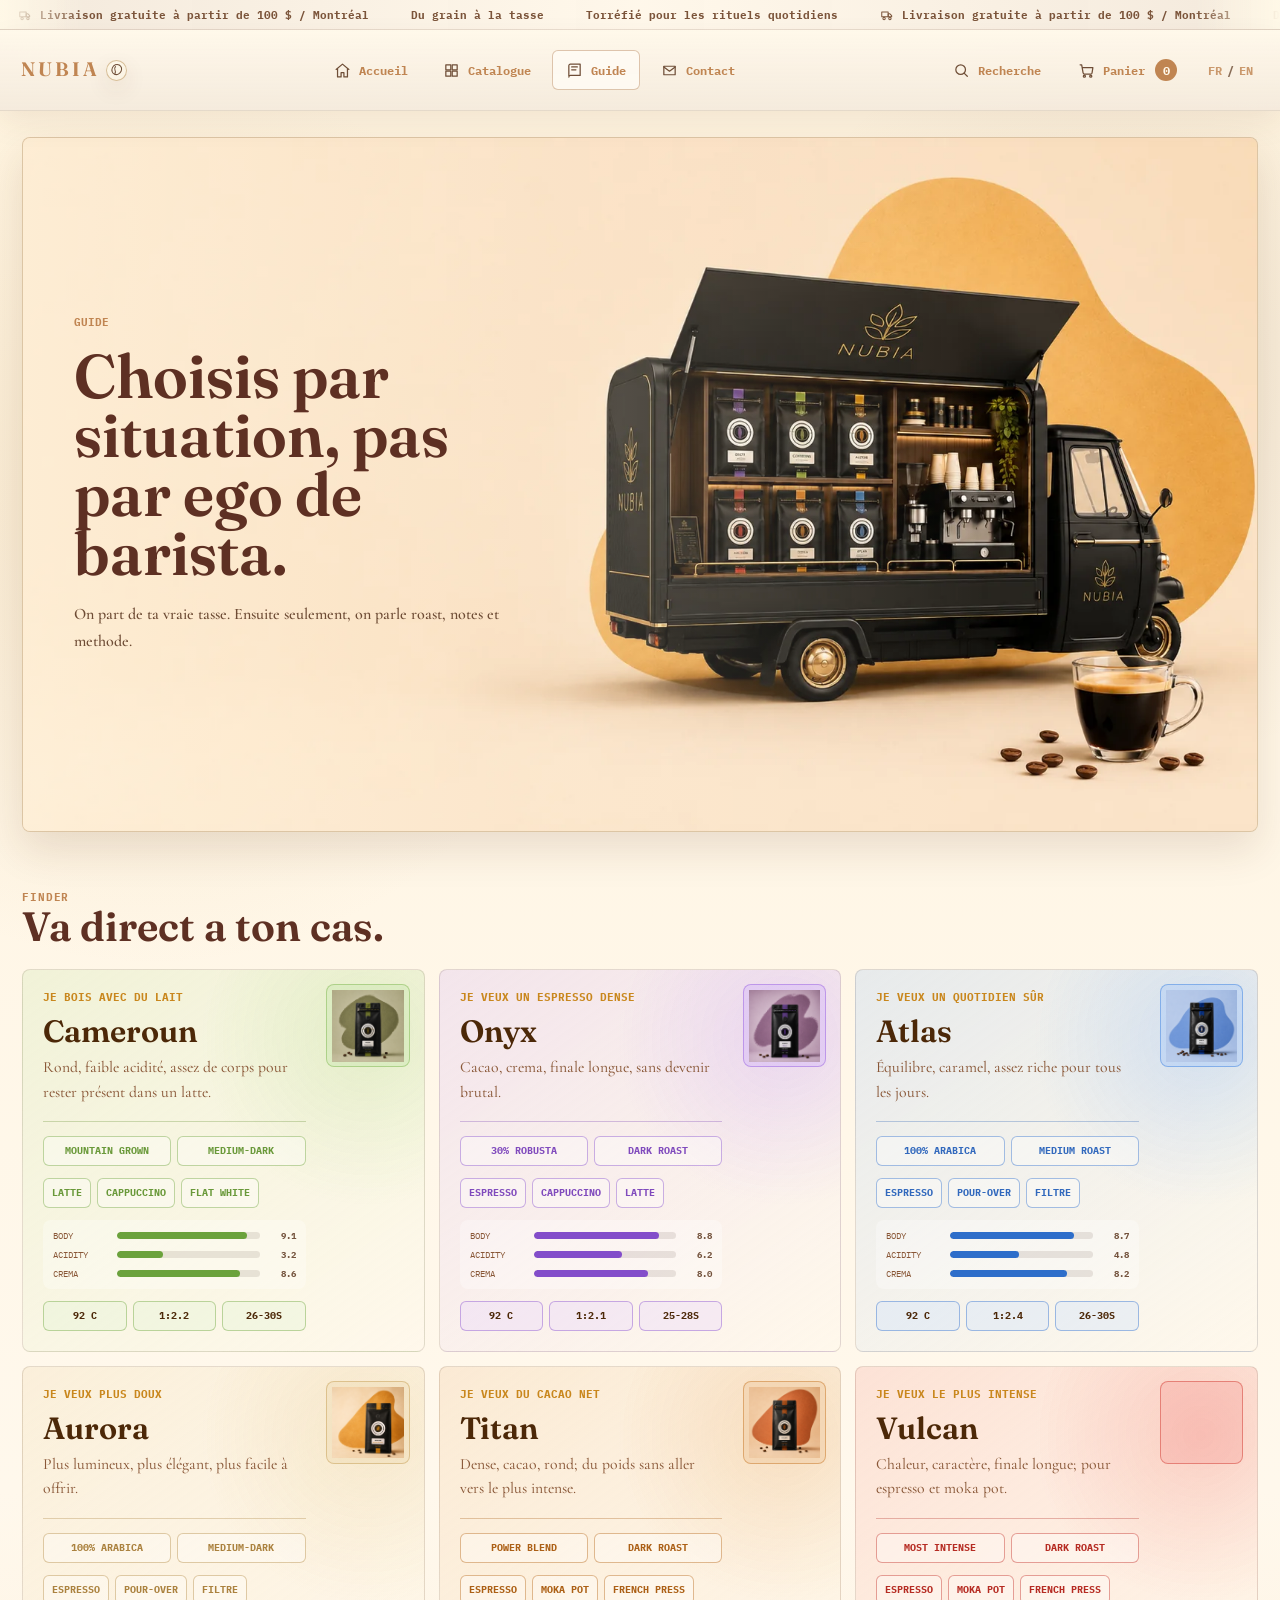
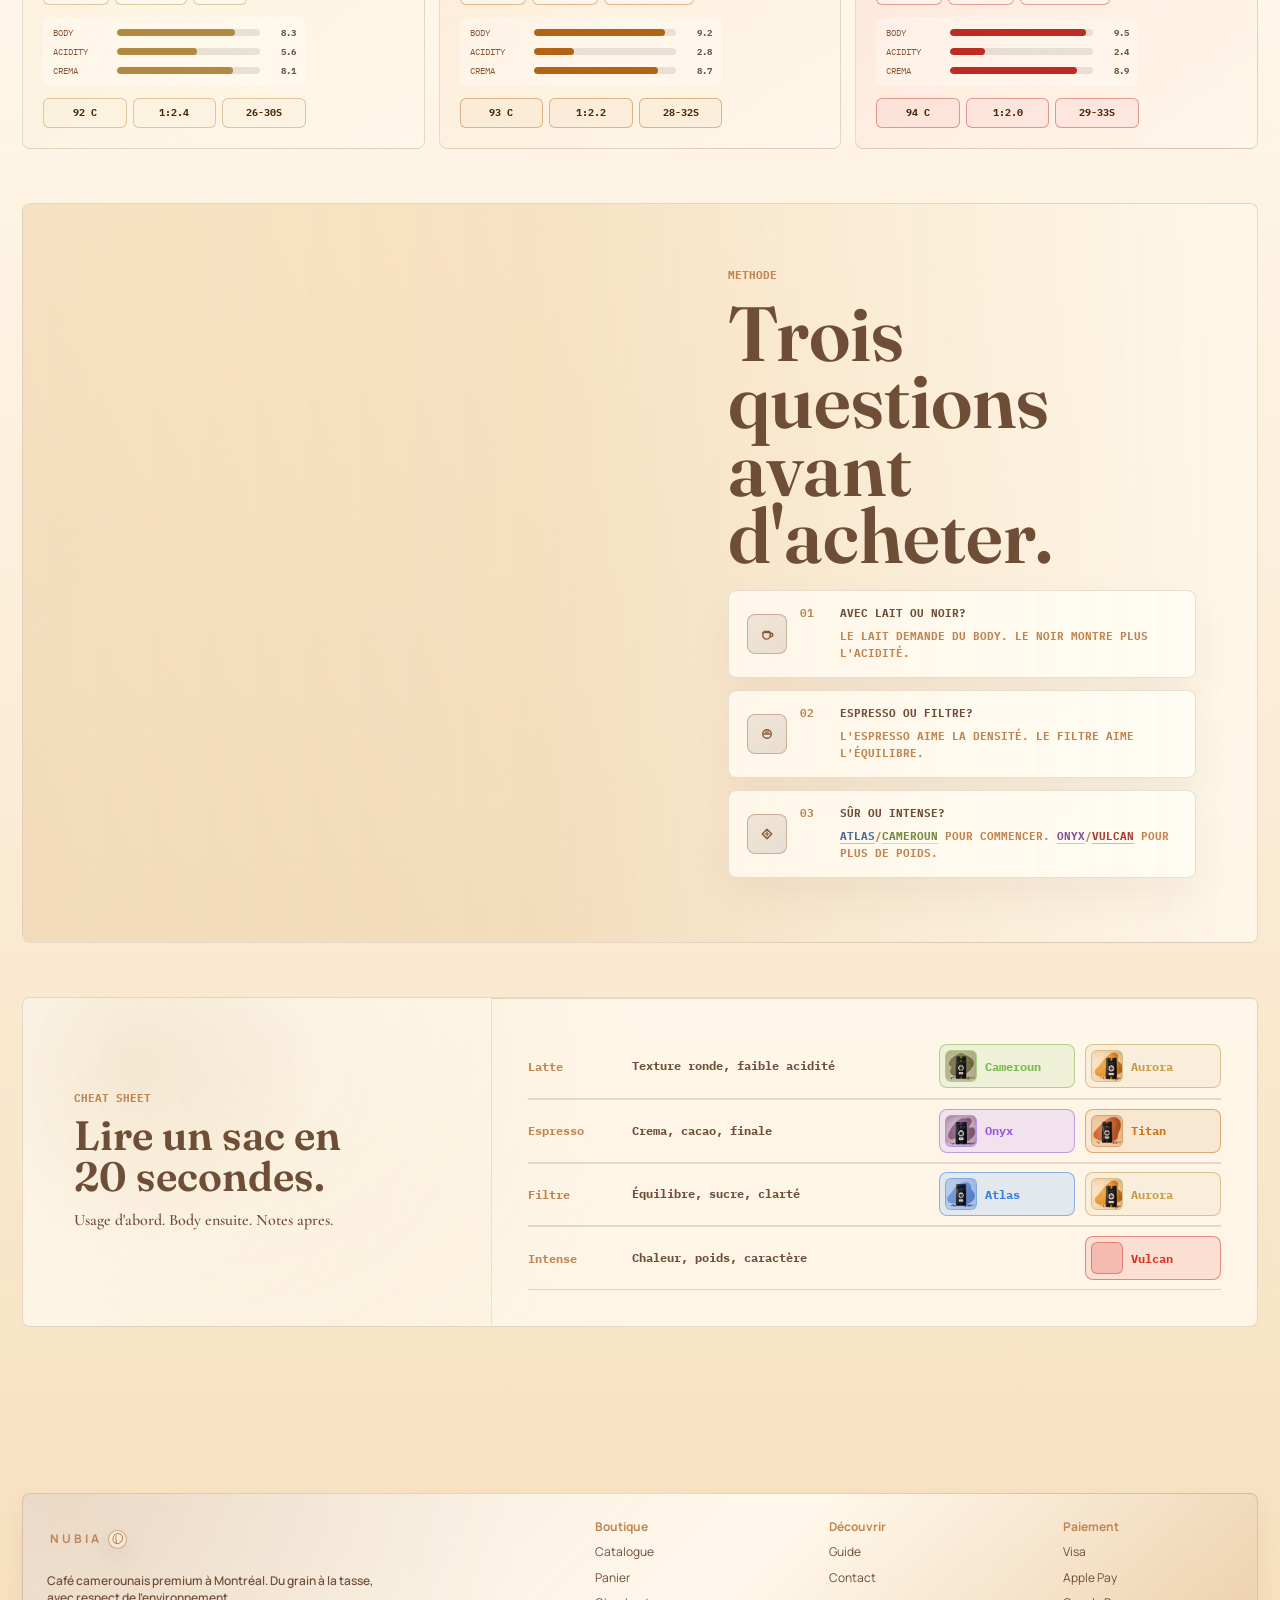
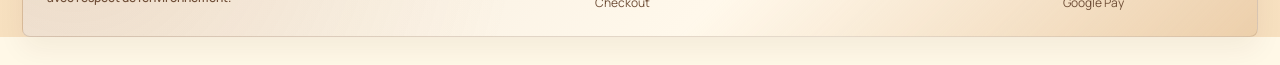
<file: guide/index.html>
<!doctype html>
<html lang="fr">
  <head>
    <meta charset="UTF-8" />
    <meta name="viewport" content="width=device-width, initial-scale=1.0" />
    <title>Guide - Nubia</title>
    <meta name="description" content="Guide Nubia pour choisir le bon cafe selon son rituel." />
    <link rel="icon" href="../public/favicon.svg" type="image/svg+xml" />
    <link rel="preconnect" href="https://fonts.googleapis.com" />
    <link rel="preconnect" href="https://fonts.gstatic.com" crossorigin />
    <link href="https://fonts.googleapis.com/css2?family=Fraunces:opsz,wght@9..144,500;9..144,600&family=IBM+Plex+Mono:wght@400;500;600&family=Instrument+Serif:ital@0;1&family=Manrope:wght@400;500;600;700&display=swap" rel="stylesheet" />
    <link rel="stylesheet" href="../src/nubia.css" />
    <link rel="stylesheet" href="../src/nubia-da.css" />
  </head>
  <body class="page-store page-learn" data-route="learn" >
    <div class="ambient" aria-hidden="true">
      <canvas id="ambient-canvas"></canvas>
      <span class="ambient-grid"></span>
      <span class="ambient-aura"></span>
    </div>
    <div class="announcement" aria-label="Offre Nubia">
    <div class="announcement-track"><span><svg class="nav-icon" viewBox="0 0 24 24" aria-hidden="true" focusable="false"><path d="M3 7h11v8H3z" /><path d="M14 10h3l3 3v2h-6z" /><circle cx="7" cy="18" r="2" /><circle cx="17" cy="18" r="2" /></svg> <span data-i18n="announce-free-shipping" data-fr="Livraison gratuite à partir de 100 $ / Montréal" data-en="Free shipping over $100 / Montreal">Livraison gratuite à partir de 100 $ / Montréal</span></span><span><span data-i18n="announce-farm" data-fr="Du grain à la tasse" data-en="From the farm to the cup">Du grain à la tasse</span></span><span><span data-i18n="announce-ritual" data-fr="Torréfié pour les rituels quotidiens" data-en="Roasted for daily rituals">Torréfié pour les rituels quotidiens</span></span><span><svg class="nav-icon" viewBox="0 0 24 24" aria-hidden="true" focusable="false"><path d="M3 7h11v8H3z" /><path d="M14 10h3l3 3v2h-6z" /><circle cx="7" cy="18" r="2" /><circle cx="17" cy="18" r="2" /></svg> <span data-i18n="announce-free-shipping" data-fr="Livraison gratuite à partir de 100 $ / Montréal" data-en="Free shipping over $100 / Montreal">Livraison gratuite à partir de 100 $ / Montréal</span></span><span><span data-i18n="announce-farm" data-fr="Du grain à la tasse" data-en="From the farm to the cup">Du grain à la tasse</span></span><span><span data-i18n="announce-ritual" data-fr="Torréfié pour les rituels quotidiens" data-en="Roasted for daily rituals">Torréfié pour les rituels quotidiens</span></span><span><svg class="nav-icon" viewBox="0 0 24 24" aria-hidden="true" focusable="false"><path d="M3 7h11v8H3z" /><path d="M14 10h3l3 3v2h-6z" /><circle cx="7" cy="18" r="2" /><circle cx="17" cy="18" r="2" /></svg> <span data-i18n="announce-free-shipping" data-fr="Livraison gratuite à partir de 100 $ / Montréal" data-en="Free shipping over $100 / Montreal">Livraison gratuite à partir de 100 $ / Montréal</span></span><span><span data-i18n="announce-farm" data-fr="Du grain à la tasse" data-en="From the farm to the cup">Du grain à la tasse</span></span><span><span data-i18n="announce-ritual" data-fr="Torréfié pour les rituels quotidiens" data-en="Roasted for daily rituals">Torréfié pour les rituels quotidiens</span></span></div>
  </div>
  <header class="site-nav">
    <a class="brand" href="../index.html" aria-label="Nubia accueil"><span class="brand-word" aria-hidden="true"><span>N</span><span>U</span><span>B</span><span>I</span><span>A</span></span><span class="brand-bean" aria-hidden="true"><svg class="nav-icon" viewBox="0 0 24 24" aria-hidden="true" focusable="false"><path d="M15.8 3.5c3.4 2.2 4.9 6.7 3.2 10.7-1.9 4.5-7 6.9-11.2 5.1-4.1-1.7-5.7-6.9-3.6-11.4 2-4.4 7.4-7.1 11.6-4.4Z" /><path d="M8.3 18.7c1.3-2.4 1.4-4.4.2-6.5-1.1-2-.8-4 .9-6.1" /></svg></span></a>
    <nav aria-label="Navigation principale">
      <a class="" href="../index.html"><svg class="nav-icon" viewBox="0 0 24 24" aria-hidden="true" focusable="false"><path d="M3 10.5 12 3l9 7.5" /><path d="M5 9.5V21h5v-6h4v6h5V9.5" /></svg><span data-i18n="nav-home" data-fr="Accueil" data-en="Home">Accueil</span></a><a class="" href="../collections/all/index.html"><svg class="nav-icon" viewBox="0 0 24 24" aria-hidden="true" focusable="false"><path d="M4 4h7v7H4z" /><path d="M13 4h7v7h-7z" /><path d="M4 13h7v7H4z" /><path d="M13 13h7v7h-7z" /></svg><span data-i18n="nav-catalogue" data-fr="Catalogue" data-en="Shop">Catalogue</span></a><a class="active" href="../pages/apprendre/index.html"><svg class="nav-icon" viewBox="0 0 24 24" aria-hidden="true" focusable="false"><path d="M4 19.5V5.2A2.2 2.2 0 0 1 6.2 3H20v16H6.2A2.2 2.2 0 0 0 4 21.2" /><path d="M8 7h8" /><path d="M8 11h6" /></svg><span data-i18n="nav-learn" data-fr="Guide" data-en="Guide">Guide</span></a><a class="" href="../pages/contact/index.html"><svg class="nav-icon" viewBox="0 0 24 24" aria-hidden="true" focusable="false"><path d="M4 6h16v12H4z" /><path d="m4 7 8 6 8-6" /></svg><span data-i18n="nav-contact" data-fr="Contact" data-en="Contact">Contact</span></a>
    </nav>
    <div class="nav-actions">
      <button type="button" class="icon-button" data-search-toggle aria-label="Recherche"><svg class="nav-icon" viewBox="0 0 24 24" aria-hidden="true" focusable="false"><circle cx="10.8" cy="10.8" r="6.8" /><path d="m16 16 4.2 4.2" /></svg><span data-i18n="nav-search" data-fr="Recherche" data-en="Search">Recherche</span></button>
      <button type="button" class="cart-button" data-cart-toggle aria-label="Panier"><svg class="nav-icon" viewBox="0 0 24 24" aria-hidden="true" focusable="false"><circle cx="9" cy="20" r="1.5" /><circle cx="18" cy="20" r="1.5" /><path d="M3 4h2.2l2 11.5a2 2 0 0 0 2 1.6h8.7a2 2 0 0 0 1.9-1.4L21 8H6.1" /></svg><span data-i18n="nav-cart" data-fr="Panier" data-en="Cart">Panier</span><strong data-cart-count>0</strong></button>
      <button type="button" class="lang-button" data-lang-toggle aria-label="Changer la langue"><span data-lang-current>FR</span><span class="lang-separator">/</span><span data-lang-next>EN</span></button>
    </div>
  </header><main class="da-site da-guide">
      <section class="da-guide-hero da-scene">
        <picture class="da-scene-picture">
    <source media="(max-width: 760px)" srcset="../public/images/new-da-optimized/mobile-4-5/3.%20Guide%20Page%20Hero.webp" />
    <img src="../public/images/new-da-optimized/desktop-16-9/3.%20Guide%20Page%20Hero.webp" alt="Guide cafe Nubia avec methodes" loading="eager" decoding="async" />
  </picture>
        <div class="da-scene-copy">
          <span class="da-label"><span data-i18n="da-guide-page-label" data-fr="Guide" data-en="Guide">Guide</span></span>
          <h1 data-split data-i18n="da-guide-title" data-fr="Choisis par situation, pas par ego de barista." data-en="Choose by situation, not barista ego.">Choisis par situation, pas par ego de barista.</h1>
          <p data-i18n="da-guide-copy" data-fr="On part de ta vraie tasse. Ensuite seulement, on parle roast, notes et methode." data-en="We start from your actual cup. Then we talk roast, notes and method.">On part de ta vraie tasse. Ensuite seulement, on parle roast, notes et methode.</p>
        </div>
      </section>
      <section class="da-answer-board">
        <div class="da-section-head"><div><span class="da-label">Finder</span><h2><span data-i18n="da-situation-title" data-fr="Va direct a ton cas." data-en="Go straight to your case.">Va direct a ton cas.</span></h2></div></div>
        <div class="da-answer-grid">
          <a class="da-answer-card" href="../products/cameroun/index.html" style="--accent:#7cc94a;--soft:rgba(124, 201, 74, 0.2)">
              <span class="da-answer-kicker"><span data-i18n="guide-pick-Cameroun-title" data-fr="Je bois avec du lait" data-en="I drink it with milk">Je bois avec du lait</span></span>
              <figure class="da-answer-icon" aria-hidden="true">
                <img src="../public/images/product-images/cameroun/cameroun-01.png" alt="" loading="lazy" decoding="async" />
              </figure>
              <strong>Cameroun</strong>
              <small><span data-i18n="guide-pick-Cameroun-detail" data-fr="Rond, faible acidité, assez de corps pour rester présent dans un latte." data-en="Round, low acidity, enough body to stay present in a latte.">Rond, faible acidité, assez de corps pour rester présent dans un latte.</span></small>
              <div class="da-answer-profile">
    <div class="da-answer-meta">
      <span>Mountain grown</span>
      <span>Medium-dark</span>
    </div>
    <div class="da-answer-methods"><span>Latte</span><span>Cappuccino</span><span>Flat white</span></div>
    <div class="da-answer-mini-bars"><div class="guide-bar-row">
    <span class="bar-name">Body</span>
    <i><b class="bar-fill" style="width:91%"></b></i>
    <strong class="bar-val">9.1</strong>
  </div><div class="guide-bar-row">
    <span class="bar-name">Acidity</span>
    <i><b class="bar-fill" style="width:32%"></b></i>
    <strong class="bar-val">3.2</strong>
  </div><div class="guide-bar-row">
    <span class="bar-name">Crema</span>
    <i><b class="bar-fill" style="width:86%"></b></i>
    <strong class="bar-val">8.6</strong>
  </div></div>
    <div class="da-answer-brew">
      <span>92 C</span>
      <span>1:2.2</span>
      <span>26-30s</span>
    </div>
  </div>
            </a><a class="da-answer-card" href="../products/onyx/index.html" style="--accent:#9b5cff;--soft:rgba(155, 92, 255, 0.22)">
              <span class="da-answer-kicker"><span data-i18n="guide-pick-Onyx-title" data-fr="Je veux un espresso dense" data-en="I want a dense espresso">Je veux un espresso dense</span></span>
              <figure class="da-answer-icon" aria-hidden="true">
                <img src="../public/images/product-images/onyx/onyx-01.png" alt="" loading="lazy" decoding="async" />
              </figure>
              <strong>Onyx</strong>
              <small><span data-i18n="guide-pick-Onyx-detail" data-fr="Cacao, crema, finale longue, sans devenir brutal." data-en="Cacao, crema and a long finish without becoming harsh.">Cacao, crema, finale longue, sans devenir brutal.</span></small>
              <div class="da-answer-profile">
    <div class="da-answer-meta">
      <span>30% Robusta</span>
      <span>Dark roast</span>
    </div>
    <div class="da-answer-methods"><span>Espresso</span><span>Cappuccino</span><span>Latte</span></div>
    <div class="da-answer-mini-bars"><div class="guide-bar-row">
    <span class="bar-name">Body</span>
    <i><b class="bar-fill" style="width:88%"></b></i>
    <strong class="bar-val">8.8</strong>
  </div><div class="guide-bar-row">
    <span class="bar-name">Acidity</span>
    <i><b class="bar-fill" style="width:62%"></b></i>
    <strong class="bar-val">6.2</strong>
  </div><div class="guide-bar-row">
    <span class="bar-name">Crema</span>
    <i><b class="bar-fill" style="width:80%"></b></i>
    <strong class="bar-val">8.0</strong>
  </div></div>
    <div class="da-answer-brew">
      <span>92 C</span>
      <span>1:2.1</span>
      <span>25-28s</span>
    </div>
  </div>
            </a><a class="da-answer-card" href="../products/atlas/index.html" style="--accent:#2e86ff;--soft:rgba(46, 134, 255, 0.21)">
              <span class="da-answer-kicker"><span data-i18n="guide-pick-Atlas-title" data-fr="Je veux un quotidien sûr" data-en="I want a safe daily pick">Je veux un quotidien sûr</span></span>
              <figure class="da-answer-icon" aria-hidden="true">
                <img src="../public/images/product-images/atlas/atlas-01.png" alt="" loading="lazy" decoding="async" />
              </figure>
              <strong>Atlas</strong>
              <small><span data-i18n="guide-pick-Atlas-detail" data-fr="Équilibre, caramel, assez riche pour tous les jours." data-en="Balance, caramel and enough richness for every day.">Équilibre, caramel, assez riche pour tous les jours.</span></small>
              <div class="da-answer-profile">
    <div class="da-answer-meta">
      <span>100% Arabica</span>
      <span>Medium roast</span>
    </div>
    <div class="da-answer-methods"><span>Espresso</span><span>Pour-over</span><span>Filter</span></div>
    <div class="da-answer-mini-bars"><div class="guide-bar-row">
    <span class="bar-name">Body</span>
    <i><b class="bar-fill" style="width:87%"></b></i>
    <strong class="bar-val">8.7</strong>
  </div><div class="guide-bar-row">
    <span class="bar-name">Acidity</span>
    <i><b class="bar-fill" style="width:48%"></b></i>
    <strong class="bar-val">4.8</strong>
  </div><div class="guide-bar-row">
    <span class="bar-name">Crema</span>
    <i><b class="bar-fill" style="width:82%"></b></i>
    <strong class="bar-val">8.2</strong>
  </div></div>
    <div class="da-answer-brew">
      <span>92 C</span>
      <span>1:2.4</span>
      <span>26-30s</span>
    </div>
  </div>
            </a><a class="da-answer-card" href="../products/aurora/index.html" style="--accent:#d6a950;--soft:rgba(214, 169, 80, 0.2)">
              <span class="da-answer-kicker"><span data-i18n="guide-pick-Aurora-title" data-fr="Je veux plus doux" data-en="I want something softer">Je veux plus doux</span></span>
              <figure class="da-answer-icon" aria-hidden="true">
                <img src="../public/images/product-images/aurora/aurora-01.png" alt="" loading="lazy" decoding="async" />
              </figure>
              <strong>Aurora</strong>
              <small><span data-i18n="guide-pick-Aurora-detail" data-fr="Plus lumineux, plus élégant, plus facile à offrir." data-en="Brighter, more elegant and easier to gift.">Plus lumineux, plus élégant, plus facile à offrir.</span></small>
              <div class="da-answer-profile">
    <div class="da-answer-meta">
      <span>100% Arabica</span>
      <span>Medium-dark</span>
    </div>
    <div class="da-answer-methods"><span>Espresso</span><span>Pour-over</span><span>Filter</span></div>
    <div class="da-answer-mini-bars"><div class="guide-bar-row">
    <span class="bar-name">Body</span>
    <i><b class="bar-fill" style="width:83%"></b></i>
    <strong class="bar-val">8.3</strong>
  </div><div class="guide-bar-row">
    <span class="bar-name">Acidity</span>
    <i><b class="bar-fill" style="width:56%"></b></i>
    <strong class="bar-val">5.6</strong>
  </div><div class="guide-bar-row">
    <span class="bar-name">Crema</span>
    <i><b class="bar-fill" style="width:81%"></b></i>
    <strong class="bar-val">8.1</strong>
  </div></div>
    <div class="da-answer-brew">
      <span>92 C</span>
      <span>1:2.4</span>
      <span>26-30s</span>
    </div>
  </div>
            </a><a class="da-answer-card" href="../products/titan/index.html" style="--accent:#d87918;--soft:rgba(216, 121, 24, 0.2)">
              <span class="da-answer-kicker"><span data-i18n="guide-pick-Titan-title" data-fr="Je veux du cacao net" data-en="I want a clear cacao profile">Je veux du cacao net</span></span>
              <figure class="da-answer-icon" aria-hidden="true">
                <img src="../public/images/product-images/titan/titan-01.png" alt="" loading="lazy" decoding="async" />
              </figure>
              <strong>Titan</strong>
              <small><span data-i18n="guide-pick-Titan-detail" data-fr="Dense, cacao, rond; du poids sans aller vers le plus intense." data-en="Dense, cacao and round; weight without going to the most intense profile.">Dense, cacao, rond; du poids sans aller vers le plus intense.</span></small>
              <div class="da-answer-profile">
    <div class="da-answer-meta">
      <span>Power blend</span>
      <span>Dark roast</span>
    </div>
    <div class="da-answer-methods"><span>Espresso</span><span>Moka pot</span><span>French press</span></div>
    <div class="da-answer-mini-bars"><div class="guide-bar-row">
    <span class="bar-name">Body</span>
    <i><b class="bar-fill" style="width:92%"></b></i>
    <strong class="bar-val">9.2</strong>
  </div><div class="guide-bar-row">
    <span class="bar-name">Acidity</span>
    <i><b class="bar-fill" style="width:28%"></b></i>
    <strong class="bar-val">2.8</strong>
  </div><div class="guide-bar-row">
    <span class="bar-name">Crema</span>
    <i><b class="bar-fill" style="width:87%"></b></i>
    <strong class="bar-val">8.7</strong>
  </div></div>
    <div class="da-answer-brew">
      <span>93 C</span>
      <span>1:2.2</span>
      <span>28-32s</span>
    </div>
  </div>
            </a><a class="da-answer-card" href="../products/vulcan/index.html" style="--accent:#e63129;--soft:rgba(230, 49, 41, 0.2)">
              <span class="da-answer-kicker"><span data-i18n="guide-pick-Vulcan-title" data-fr="Je veux le plus intense" data-en="I want the most intense one">Je veux le plus intense</span></span>
              <figure class="da-answer-icon" aria-hidden="true">
                <img src="../public/images/product-images/vulcan/vulcan-01.png" alt="" loading="lazy" decoding="async" />
              </figure>
              <strong>Vulcan</strong>
              <small><span data-i18n="guide-pick-Vulcan-detail" data-fr="Chaleur, caractère, finale longue; pour espresso et moka pot." data-en="Warmth, character and a long finish; for espresso and moka pot.">Chaleur, caractère, finale longue; pour espresso et moka pot.</span></small>
              <div class="da-answer-profile">
    <div class="da-answer-meta">
      <span>Most intense</span>
      <span>Dark roast</span>
    </div>
    <div class="da-answer-methods"><span>Espresso</span><span>Moka pot</span><span>French press</span></div>
    <div class="da-answer-mini-bars"><div class="guide-bar-row">
    <span class="bar-name">Body</span>
    <i><b class="bar-fill" style="width:95%"></b></i>
    <strong class="bar-val">9.5</strong>
  </div><div class="guide-bar-row">
    <span class="bar-name">Acidity</span>
    <i><b class="bar-fill" style="width:24%"></b></i>
    <strong class="bar-val">2.4</strong>
  </div><div class="guide-bar-row">
    <span class="bar-name">Crema</span>
    <i><b class="bar-fill" style="width:89%"></b></i>
    <strong class="bar-val">8.9</strong>
  </div></div>
    <div class="da-answer-brew">
      <span>94 C</span>
      <span>1:2.0</span>
      <span>29-33s</span>
    </div>
  </div>
            </a>
        </div>
      </section>
      <section class="da-profile-reader">
        <div class="da-section-head"><div><span class="da-label"><span data-i18n="da-reader-label" data-fr="Lecture café" data-en="Coffee read">Lecture café</span></span><h2><span data-i18n="da-reader-title" data-fr="Ce que chaque profil donne en tasse." data-en="What each profile gives in the cup.">Ce que chaque profil donne en tasse.</span></h2></div></div>
        <div class="da-profile-reader-grid">
          <article class="da-guide-profile" style="--accent:#7cc94a;--soft:rgba(124, 201, 74, 0.2)">
    <div class="da-guide-profile-head">
      <span>Mountain grown</span>
      <strong>Cameroun</strong>
      <em>Medium-dark</em>
    </div>
    <p>Notes : Roasted nuts, Cacao, Milk drinks, Caramel.</p>
    <div class="da-guide-methods"><span>Latte</span><span>Cappuccino</span><span>Flat white</span></div>
    <div class="guide-bars"><div class="guide-bar-row">
    <span class="bar-name">Body</span>
    <i><b class="bar-fill" style="width:91%"></b></i>
    <strong class="bar-val">9.1</strong>
  </div><div class="guide-bar-row">
    <span class="bar-name">Acidity</span>
    <i><b class="bar-fill" style="width:32%"></b></i>
    <strong class="bar-val">3.2</strong>
  </div><div class="guide-bar-row">
    <span class="bar-name">Crema</span>
    <i><b class="bar-fill" style="width:86%"></b></i>
    <strong class="bar-val">8.6</strong>
  </div></div>
    <div class="guide-recipe">
    <div><span>Temp</span><strong>92 C</strong></div>
    <div><span>Ratio</span><strong>1:2.2</strong></div>
    <div><span>Time</span><strong>26-30s</strong></div>
    <div><span>Idéal pour</span><strong>Latte / Cappuccino</strong></div>
  </div>
  </article><article class="da-guide-profile" style="--accent:#9b5cff;--soft:rgba(155, 92, 255, 0.22)">
    <div class="da-guide-profile-head">
      <span>30% Robusta</span>
      <strong>Onyx</strong>
      <em>Dark roast</em>
    </div>
    <p>Notes : Dark chocolate, Roasted nuts, Black currant, Caramel.</p>
    <div class="da-guide-methods"><span>Espresso</span><span>Cappuccino</span><span>Latte</span></div>
    <div class="guide-bars"><div class="guide-bar-row">
    <span class="bar-name">Body</span>
    <i><b class="bar-fill" style="width:88%"></b></i>
    <strong class="bar-val">8.8</strong>
  </div><div class="guide-bar-row">
    <span class="bar-name">Acidity</span>
    <i><b class="bar-fill" style="width:62%"></b></i>
    <strong class="bar-val">6.2</strong>
  </div><div class="guide-bar-row">
    <span class="bar-name">Crema</span>
    <i><b class="bar-fill" style="width:80%"></b></i>
    <strong class="bar-val">8.0</strong>
  </div></div>
    <div class="guide-recipe">
    <div><span>Temp</span><strong>92 C</strong></div>
    <div><span>Ratio</span><strong>1:2.1</strong></div>
    <div><span>Time</span><strong>25-28s</strong></div>
    <div><span>Idéal pour</span><strong>Espresso / Cappuccino</strong></div>
  </div>
  </article><article class="da-guide-profile" style="--accent:#2e86ff;--soft:rgba(46, 134, 255, 0.21)">
    <div class="da-guide-profile-head">
      <span>100% Arabica</span>
      <strong>Atlas</strong>
      <em>Medium roast</em>
    </div>
    <p>Notes : Caramel, Dark chocolate, Roasted almonds, Brown sugar.</p>
    <div class="da-guide-methods"><span>Espresso</span><span>Pour-over</span><span>Filter</span></div>
    <div class="guide-bars"><div class="guide-bar-row">
    <span class="bar-name">Body</span>
    <i><b class="bar-fill" style="width:87%"></b></i>
    <strong class="bar-val">8.7</strong>
  </div><div class="guide-bar-row">
    <span class="bar-name">Acidity</span>
    <i><b class="bar-fill" style="width:48%"></b></i>
    <strong class="bar-val">4.8</strong>
  </div><div class="guide-bar-row">
    <span class="bar-name">Crema</span>
    <i><b class="bar-fill" style="width:82%"></b></i>
    <strong class="bar-val">8.2</strong>
  </div></div>
    <div class="guide-recipe">
    <div><span>Temp</span><strong>92 C</strong></div>
    <div><span>Ratio</span><strong>1:2.4</strong></div>
    <div><span>Time</span><strong>26-30s</strong></div>
    <div><span>Idéal pour</span><strong>Espresso / Pour-over</strong></div>
  </div>
  </article><article class="da-guide-profile" style="--accent:#d6a950;--soft:rgba(214, 169, 80, 0.2)">
    <div class="da-guide-profile-head">
      <span>100% Arabica</span>
      <strong>Aurora</strong>
      <em>Medium-dark</em>
    </div>
    <p>Notes : Milk chocolate, Red fruits, Honey, Roasted almonds.</p>
    <div class="da-guide-methods"><span>Espresso</span><span>Pour-over</span><span>Filter</span></div>
    <div class="guide-bars"><div class="guide-bar-row">
    <span class="bar-name">Body</span>
    <i><b class="bar-fill" style="width:83%"></b></i>
    <strong class="bar-val">8.3</strong>
  </div><div class="guide-bar-row">
    <span class="bar-name">Acidity</span>
    <i><b class="bar-fill" style="width:56%"></b></i>
    <strong class="bar-val">5.6</strong>
  </div><div class="guide-bar-row">
    <span class="bar-name">Crema</span>
    <i><b class="bar-fill" style="width:81%"></b></i>
    <strong class="bar-val">8.1</strong>
  </div></div>
    <div class="guide-recipe">
    <div><span>Temp</span><strong>92 C</strong></div>
    <div><span>Ratio</span><strong>1:2.4</strong></div>
    <div><span>Time</span><strong>26-30s</strong></div>
    <div><span>Idéal pour</span><strong>Espresso / Pour-over</strong></div>
  </div>
  </article><article class="da-guide-profile" style="--accent:#d87918;--soft:rgba(216, 121, 24, 0.2)">
    <div class="da-guide-profile-head">
      <span>Power blend</span>
      <strong>Titan</strong>
      <em>Dark roast</em>
    </div>
    <p>Notes : Dark chocolate, Cacao nibs, Roasted nuts, Burnt caramel.</p>
    <div class="da-guide-methods"><span>Espresso</span><span>Moka pot</span><span>French press</span></div>
    <div class="guide-bars"><div class="guide-bar-row">
    <span class="bar-name">Body</span>
    <i><b class="bar-fill" style="width:92%"></b></i>
    <strong class="bar-val">9.2</strong>
  </div><div class="guide-bar-row">
    <span class="bar-name">Acidity</span>
    <i><b class="bar-fill" style="width:28%"></b></i>
    <strong class="bar-val">2.8</strong>
  </div><div class="guide-bar-row">
    <span class="bar-name">Crema</span>
    <i><b class="bar-fill" style="width:87%"></b></i>
    <strong class="bar-val">8.7</strong>
  </div></div>
    <div class="guide-recipe">
    <div><span>Temp</span><strong>93 C</strong></div>
    <div><span>Ratio</span><strong>1:2.2</strong></div>
    <div><span>Time</span><strong>28-32s</strong></div>
    <div><span>Idéal pour</span><strong>Espresso / Moka pot</strong></div>
  </div>
  </article><article class="da-guide-profile" style="--accent:#e63129;--soft:rgba(230, 49, 41, 0.2)">
    <div class="da-guide-profile-head">
      <span>Most intense</span>
      <strong>Vulcan</strong>
      <em>Dark roast</em>
    </div>
    <p>Notes : Cacao, Dark chocolate, Baking spice, Molasses.</p>
    <div class="da-guide-methods"><span>Espresso</span><span>Moka pot</span><span>French press</span></div>
    <div class="guide-bars"><div class="guide-bar-row">
    <span class="bar-name">Body</span>
    <i><b class="bar-fill" style="width:95%"></b></i>
    <strong class="bar-val">9.5</strong>
  </div><div class="guide-bar-row">
    <span class="bar-name">Acidity</span>
    <i><b class="bar-fill" style="width:24%"></b></i>
    <strong class="bar-val">2.4</strong>
  </div><div class="guide-bar-row">
    <span class="bar-name">Crema</span>
    <i><b class="bar-fill" style="width:89%"></b></i>
    <strong class="bar-val">8.9</strong>
  </div></div>
    <div class="guide-recipe">
    <div><span>Temp</span><strong>94 C</strong></div>
    <div><span>Ratio</span><strong>1:2.0</strong></div>
    <div><span>Time</span><strong>29-33s</strong></div>
    <div><span>Idéal pour</span><strong>Espresso / Moka pot</strong></div>
  </div>
  </article>
        </div>
      </section>
      <section class="da-origin-band">
        <div>
          <span class="da-label"><span data-i18n="da-method-label" data-fr="Methode" data-en="Method">Methode</span></span>
          <h2><span data-i18n="da-method-title" data-fr="Trois questions avant d&#39;acheter." data-en="Three questions before buying.">Trois questions avant d'acheter.</span></h2>
          <div class="da-steps">
            <article><span>01</span><strong><span data-i18n="guide-step-1-title" data-fr="Avec lait ou noir?" data-en="With milk or black?">Avec lait ou noir?</span></strong><small><span data-i18n="guide-step-1-copy" data-fr="Le lait demande du body. Le noir montre plus l&#39;acidité." data-en="Milk needs body. Black coffee reveals more acidity.">Le lait demande du body. Le noir montre plus l'acidité.</span></small></article>
            <article><span>02</span><strong><span data-i18n="guide-step-2-title" data-fr="Espresso ou filtre?" data-en="Espresso or filter?">Espresso ou filtre?</span></strong><small><span data-i18n="guide-step-2-copy" data-fr="L&#39;espresso aime la densité. Le filtre aime l&#39;équilibre." data-en="Espresso likes density. Filter likes balance.">L'espresso aime la densité. Le filtre aime l'équilibre.</span></small></article>
            <article><span>03</span><strong><span data-i18n="guide-step-3-title" data-fr="Sûr ou intense?" data-en="Safe or intense?">Sûr ou intense?</span></strong><small><span data-i18n="guide-step-3-copy" data-fr="Atlas/Cameroun pour commencer. Onyx/Vulcan pour plus de poids." data-en="Atlas/Cameroun to start. Onyx/Vulcan for more weight.">Atlas/Cameroun pour commencer. Onyx/Vulcan pour plus de poids.</span></small></article>
          </div>
        </div>
        <picture class="da-origin-picture">
    <source media="(max-width: 760px)" srcset="../public/images/new-da-optimized/mobile-4-5/4.%20Origin%20Section.webp" />
    <img src="../public/images/new-da-optimized/desktop-16-9/4.%20Origin%20Section.webp" alt="Origine et standards Nubia" loading="lazy" decoding="async" />
  </picture>
      </section>
      <section class="da-compare-guide">
        <div>
          <span class="da-label"><span data-i18n="da-cheat-label" data-fr="Cheat sheet" data-en="Cheat sheet">Cheat sheet</span></span>
          <h2><span data-i18n="da-cheat-title" data-fr="Lire un sac en 20 secondes." data-en="Read a bag in 20 seconds.">Lire un sac en 20 secondes.</span></h2>
          <p><span data-i18n="da-cheat-copy" data-fr="Usage d&#39;abord. Body ensuite. Notes apres." data-en="Use first. Body next. Notes after.">Usage d'abord. Body ensuite. Notes apres.</span></p>
        </div>
        <div class="compare-table">
          <div><span>Latte</span><strong><span data-i18n="guide-table-latte" data-fr="Texture ronde, faible acidité" data-en="Round texture, low acidity">Texture ronde, faible acidité</span></strong><em>Cameroun / Aurora</em></div>
          <div><span>Espresso</span><strong><span data-i18n="guide-table-espresso" data-fr="Crema, cacao, finale" data-en="Crema, cacao, finish">Crema, cacao, finale</span></strong><em>Onyx / Titan</em></div>
          <div><span><span data-i18n="guide-table-filter-label" data-fr="Filtre" data-en="Filter">Filtre</span></span><strong><span data-i18n="guide-table-filter" data-fr="Équilibre, sucre, clarté" data-en="Balance, sweetness, clarity">Équilibre, sucre, clarté</span></strong><em>Atlas / Aurora</em></div>
          <div><span>Intense</span><strong><span data-i18n="guide-table-intense" data-fr="Chaleur, poids, caractère" data-en="Warmth, weight, character">Chaleur, poids, caractère</span></strong><em>Vulcan</em></div>
        </div>
      </section>
    </main><aside class="cart-drawer" id="cart-drawer" aria-hidden="true">
    <div class="drawer-head">
      <div><span class="eyebrow"><span data-i18n="drawer-cart" data-fr="Panier" data-en="Cart">Panier</span></span><h2><span data-i18n="drawer-title" data-fr="Sélection Nubia" data-en="Nubia selection">Sélection Nubia</span></h2></div>
      <button type="button" class="round-button" data-cart-close aria-label="Fermer">x</button>
    </div>
    <div class="cart-lines" data-cart-lines></div>
    <div class="cart-total"><span><span data-i18n="drawer-total" data-fr="Total estimé" data-en="Estimated total">Total estimé</span></span><strong data-cart-total>$0.00 CAD</strong></div>
    <a class="btn primary full" href="../cart/index.html"><span data-i18n="drawer-review-cart" data-fr="Voir le panier" data-en="Review cart">Voir le panier</span></a>
    <a class="btn ghost full" href="../checkout/index.html"><span data-i18n="drawer-checkout" data-fr="Passer au checkout" data-en="Go to checkout">Passer au checkout</span></a>
  </aside><section class="search-overlay" id="search-overlay" aria-hidden="true">
    <div class="search-panel">
      <div class="drawer-head">
        <div><span class="eyebrow">Finder</span><h2>Quel rituel tu veux?</h2></div>
        <button type="button" class="round-button" data-search-close aria-label="Fermer">x</button>
      </div>
      <input type="search" data-search-input placeholder="espresso, latte, cacao, smooth..." />
      <div class="search-results" data-search-results></div>
    </div>
  </section><section class="bulk-modal" id="bulk-modal" aria-hidden="true">
    <div class="bulk-panel">
      <div class="drawer-head">
        <div><span class="eyebrow">Calcul pro</span><h2 data-bulk-title>Nubia</h2><p data-bulk-sub>Commande professionnelle locale.</p></div>
        <button type="button" class="round-button" data-bulk-close aria-label="Fermer">x</button>
      </div>
      <div class="bulk-tabs">
        <button class="active" type="button" data-bulk-qty="10">10 kg</button>
        <button type="button" data-bulk-qty="20">20 kg</button>
        <button type="button" data-bulk-qty="50">50 kg</button>
      </div>
      <label class="bulk-custom"><span>Kg personnalisé</span><input type="number" min="1" data-bulk-custom placeholder="35" /></label>
      <div class="bulk-table" data-bulk-results></div>
      <p class="bulk-note" data-bulk-note></p>
    </div>
  </section><footer class="site-footer da-footer">
    <div><a class="brand" href="../index.html" aria-label="Nubia accueil"><span class="brand-word" aria-hidden="true"><span>N</span><span>U</span><span>B</span><span>I</span><span>A</span></span><span class="brand-bean" aria-hidden="true"><svg class="nav-icon" viewBox="0 0 24 24" aria-hidden="true" focusable="false"><path d="M15.8 3.5c3.4 2.2 4.9 6.7 3.2 10.7-1.9 4.5-7 6.9-11.2 5.1-4.1-1.7-5.7-6.9-3.6-11.4 2-4.4 7.4-7.1 11.6-4.4Z" /><path d="M8.3 18.7c1.3-2.4 1.4-4.4.2-6.5-1.1-2-.8-4 .9-6.1" /></svg></span></a><p><span data-i18n="da-footer-copy" data-fr="Café camerounais premium à Montréal. Du grain à la tasse, avec respect de l'environnement." data-en="Premium Cameroonian coffee in Montreal. From the farm to the cup, with respect for the environment.">Café camerounais premium à Montréal. Du grain à la tasse, avec respect de l'environnement.</span></p></div>
    <nav><strong><span data-i18n="footer-shop-title" data-fr="Boutique" data-en="Shop">Boutique</span></strong><a href="../collections/all/index.html"><span data-i18n="footer-catalogue" data-fr="Catalogue" data-en="Catalog">Catalogue</span></a><a href="../cart/index.html"><span data-i18n="footer-cart" data-fr="Panier" data-en="Cart">Panier</span></a><a href="../checkout/index.html">Checkout</a></nav>
    <nav><strong><span data-i18n="footer-discover-title" data-fr="Découvrir" data-en="Discover">Découvrir</span></strong><a href="../pages/apprendre/index.html">Guide</a><a href="../pages/contact/index.html">Contact</a></nav>
    <nav><strong><span data-i18n="footer-payment-title" data-fr="Paiement" data-en="Payment">Paiement</span></strong><span>Visa</span><span>Apple Pay</span><span>Google Pay</span></nav>
  </footer>
    <div class="scroll-progress" aria-hidden="true"></div>
    <script>window.__NUBIA_EXPORT__ = true;window.__NUBIA_BOOTSTRAP__ = {"products":[{"slug":"onyx","name":"Onyx","label":"Profond / crémeux","price":"$15.75 CAD","status":"Profil signature","accent":"#9b5cff","soft":"rgba(155, 92, 255, 0.22)","image":"../public/images/product-images/onyx/onyx-01.png","tile":"../public/images/product-images/onyx/onyx-01.png","gallery":["../public/images/product-images/onyx/onyx-01.png","../public/images/product-images/onyx/onyx-02.png","../public/images/product-images/onyx/onyx-03.png","../public/images/product-images/onyx/onyx-04.png","../public/images/product-images/onyx/onyx-05.png"],"origin":"Cameroun","region":"West Africa","roast":"Dark roast","process":"Washed","altitude":"1100-1600 MASL","harvest":"Nov-Feb","blend":"30% Robusta","ritual":"Heavy body","tagline":"Deep, bold, creamy.","description":"Pour ceux qui veulent un café profond, crémeux, avec une vraie présence en lait.","notes":["Dark chocolate","Roasted nuts","Black currant","Caramel","Spice"],"methods":["Espresso","Cappuccino","Latte","Mocha"],"brew":{"temp":"92 C","ratio":"1:2.1","time":"25-28s"},"scores":{"body":8.8,"acidity":6.2,"crema":8,"sweetness":7.4,"balance":8},"story":"Onyx est le profil signature pour un café intense mais enveloppant. Il garde une texture riche, une crema rassurante et une finale qui fonctionne autant en espresso qu'en lait.","visual":{"tile":"../public/images/new-da-optimized/product%20titles/onyx.webp","desktop":"../public/images/new-da-optimized/desktop-16-9/5.%20Product%20Page%20Hero%20Template-onyx.webp","mobile":"../public/images/new-da-optimized/mobile-4-5/5.%20Product%20Page%20Hero%20Template-onyx.webp","tone":"violet"},"heroDesktop":"../public/images/new-da-optimized/desktop-16-9/5.%20Product%20Page%20Hero%20Template-onyx.webp","heroMobile":"../public/images/new-da-optimized/mobile-4-5/5.%20Product%20Page%20Hero%20Template-onyx.webp","copy":{"ritual":"Profond et crémeux","ritualEn":"Deep and creamy","promise":"Pour espresso, lait, crema dense et finale cacao qui reste.","promiseEn":"For espresso, milk drinks, dense crema and a cacao finish that lingers.","oneLine":"Le profil signature quand tu veux du poids sans agressivité.","oneLineEn":"The signature profile when you want weight without harshness."}},{"slug":"cameroun","name":"Cameroun","label":"Rond / smooth","price":"$14.99 CAD","status":"Profil origine","accent":"#7cc94a","soft":"rgba(124, 201, 74, 0.2)","image":"../public/images/product-images/cameroun/cameroun-01.png","tile":"../public/images/product-images/cameroun/cameroun-01.png","gallery":["../public/images/product-images/cameroun/cameroun-01.png","../public/images/product-images/cameroun/cameroun-02.png","../public/images/product-images/cameroun/cameroun-03.png","../public/images/product-images/cameroun/cameroun-04.png","../public/images/product-images/cameroun/cameroun-05.png"],"origin":"Cameroun","region":"West Region","roast":"Medium-dark","process":"Washed","altitude":"1100-1600 MASL","harvest":"Nov-Feb","blend":"Mountain grown","ritual":"Smooth milk drinks","tagline":"Full body. Low acidity.","description":"Le profil le plus smooth pour les rituels quotidiens: rond, accessible, mais premium.","notes":["Roasted nuts","Cacao","Milk drinks","Caramel","Spice"],"methods":["Latte","Cappuccino","Flat white","Filter"],"brew":{"temp":"92 C","ratio":"1:2.2","time":"26-30s"},"scores":{"body":9.1,"acidity":3.2,"crema":8.6,"sweetness":6.8,"balance":8.4},"story":"Cameroun met l'origine au centre. C'est le profil qui donne à Nubia son ancrage: une tasse ronde, douce, basse en acidité, facile à aimer mais clairement premium.","visual":{"tile":"../public/images/new-da-optimized/product%20titles/cameroun.webp","desktop":"../public/images/new-da-optimized/desktop-16-9/5.%20Product%20Page%20Hero%20Template%3Dcameroun.webp","mobile":"../public/images/new-da-optimized/mobile-4-5/5.%20Product%20Page%20Hero%20Template-cameroun.webp","tone":"sage"},"heroDesktop":"../public/images/new-da-optimized/desktop-16-9/5.%20Product%20Page%20Hero%20Template%3Dcameroun.webp","heroMobile":"../public/images/new-da-optimized/mobile-4-5/5.%20Product%20Page%20Hero%20Template-cameroun.webp","copy":{"ritual":"Rond et quotidien","ritualEn":"Round and everyday","promise":"Pour une tasse simple, ronde et fidèle, avec assez d'origine pour rester intéressante.","promiseEn":"For a simple, round and reliable cup, with enough origin character to stay interesting.","oneLine":"Le point d'ancrage de Nubia: quotidien, solide, jamais plat.","oneLineEn":"Nubia's anchor profile: everyday, solid, never flat."}},{"slug":"titan","name":"Titan","label":"Dense / cacao","price":"$17.40 CAD","status":"Profil puissant","accent":"#d87918","soft":"rgba(216, 121, 24, 0.2)","image":"../public/images/product-images/titan/titan-01.png","tile":"../public/images/product-images/titan/titan-01.png","gallery":["../public/images/product-images/titan/titan-01.png","../public/images/product-images/titan/titan-02.png","../public/images/product-images/titan/titan-03.png","../public/images/product-images/titan/titan-04.png","../public/images/product-images/titan/titan-05.png"],"origin":"Multi-origin","region":"South America / Africa / Asia","roast":"Dark roast","process":"Washed","altitude":"1200-1800 MASL","harvest":"Nov-Feb","blend":"Power blend","ritual":"Full body","tagline":"Cacao, dark choco, nuts.","description":"Un dark roast puissant, dense, construit pour l'espresso et les methodes qui demandent du corps.","notes":["Dark chocolate","Cacao nibs","Roasted nuts","Burnt caramel"],"methods":["Espresso","Moka pot","French press","Cold brew"],"brew":{"temp":"93 C","ratio":"1:2.2","time":"28-32s"},"scores":{"body":9.2,"acidity":2.8,"crema":8.7,"sweetness":6.6,"balance":8.8},"story":"Titan est construit comme un moteur: dense, stable, rassurant. Il donne au client l'impression d'un cafe qui ne flanche pas, avec une presence cacao tres nette.","visual":{"tile":"../public/images/new-da-optimized/product%20titles/titan.webp","desktop":"../public/images/new-da-optimized/desktop-16-9/5.%20Product%20Page%20Hero%20Template-titan.webp","mobile":"../public/images/new-da-optimized/mobile-4-5/5.%20Product%20Page%20Hero%20Template-titan.webp","tone":"copper"},"heroDesktop":"../public/images/new-da-optimized/desktop-16-9/5.%20Product%20Page%20Hero%20Template-titan.webp","heroMobile":"../public/images/new-da-optimized/mobile-4-5/5.%20Product%20Page%20Hero%20Template-titan.webp","copy":{"ritual":"Dense et cacao","ritualEn":"Dense and cacao","promise":"Pour ceux qui aiment une tasse robuste, rassurante, presque dessert.","promiseEn":"For people who like a robust, reassuring cup with a near-dessert finish.","oneLine":"Un profil construit pour tenir tête au lait, au sucre et aux longues journées.","oneLineEn":"A profile built to stand up to milk, sugar and long days."}},{"slug":"vulcan","name":"Vulcan","label":"Intense / épicé","price":"$17.90 CAD","status":"Profil intense","accent":"#e63129","soft":"rgba(230, 49, 41, 0.2)","image":"../public/images/product-images/vulcan/vulcan-01.png","tile":"../public/images/product-images/vulcan/vulcan-01.png","gallery":["../public/images/product-images/vulcan/vulcan-01.png","../public/images/product-images/vulcan/vulcan-02.png","../public/images/product-images/vulcan/vulcan-03.png","../public/images/product-images/vulcan/vulcan-04.png","../public/images/product-images/vulcan/vulcan-05.png"],"origin":"West Africa","region":"Highland belt","roast":"Dark roast","process":"Washed","altitude":"1200-1800 MASL","harvest":"Nov-Feb","blend":"Most intense","ritual":"Maximum intensity","tagline":"Dark, intense, spiced.","description":"Le module le plus intense: cacao, dark choco, spices, crema dense et finish assumée.","notes":["Cacao","Dark chocolate","Baking spice","Molasses","Smoked wood"],"methods":["Espresso","Moka pot","French press","Cappuccino"],"brew":{"temp":"94 C","ratio":"1:2.0","time":"29-33s"},"scores":{"body":9.5,"acidity":2.4,"crema":8.9,"sweetness":6.2,"balance":7.8},"story":"Vulcan est le profil qui vend le frisson. Il doit sentir la chaleur, la pression, la densité. C'est le café pour ceux qui veulent que leur espresso ait du poids.","visual":{"tile":"../public/images/new-da-optimized/product%20titles/vulcan.webp","desktop":"../public/images/new-da-optimized/desktop-16-9/5.%20Product%20Page%20Hero%20Template-vulcan.webp","mobile":"../public/images/new-da-optimized/mobile-4-5/5.%20Product%20Page%20Hero%20Template-vulcan.webp","tone":"red"},"heroDesktop":"../public/images/new-da-optimized/desktop-16-9/5.%20Product%20Page%20Hero%20Template-vulcan.webp","heroMobile":"../public/images/new-da-optimized/mobile-4-5/5.%20Product%20Page%20Hero%20Template-vulcan.webp","copy":{"ritual":"Intense et chaud","ritualEn":"Intense and warm","promise":"Pour les espressos qui doivent avoir du caractère, de la chaleur et une vraie finale.","promiseEn":"For espressos that need character, warmth and a real finish.","oneLine":"La version plus assumée: chaude, directe, mémorable.","oneLineEn":"The more assertive version: warm, direct, memorable."}},{"slug":"aurora","name":"Aurora","label":"Doux / raffiné","price":"$15.75 CAD","status":"Profil arabica","accent":"#d6a950","soft":"rgba(214, 169, 80, 0.2)","image":"../public/images/product-images/aurora/aurora-01.png","tile":"../public/images/product-images/aurora/aurora-01.png","gallery":["../public/images/product-images/aurora/aurora-01.png","../public/images/product-images/aurora/aurora-02.png","../public/images/product-images/aurora/aurora-03.png","../public/images/product-images/aurora/aurora-04.png","../public/images/product-images/aurora/aurora-05.png"],"origin":"Selected Arabica","region":"High altitude","roast":"Medium-dark","process":"Washed","altitude":"1200-1800 MASL","harvest":"Nov-Feb","blend":"100% Arabica","ritual":"Refined sweetness","tagline":"Sweet, smooth, refined.","description":"Un profil plus doux et lumineux: milk chocolate, fruits rouges, miel, equilibre et finesse.","notes":["Milk chocolate","Red fruits","Honey","Roasted almonds","Brown sugar"],"methods":["Espresso","Pour-over","Filter","Latte"],"brew":{"temp":"92 C","ratio":"1:2.4","time":"26-30s"},"scores":{"body":8.3,"acidity":5.6,"crema":8.1,"sweetness":8.7,"balance":8.6},"story":"Aurora apporte la lumière dans l'univers Nubia. Il garde le côté premium, mais ouvre une expérience plus douce, plus accessible, plus élégante.","visual":{"tile":"../public/images/new-da-optimized/product%20titles/aurora.webp","desktop":"../public/images/new-da-optimized/desktop-16-9/5.%20Product%20Page%20Hero%20Template-aurora.webp","mobile":"../public/images/new-da-optimized/mobile-4-5/5.%20Product%20Page%20Hero%20Template-aurora.webp","tone":"gold"},"heroDesktop":"../public/images/new-da-optimized/desktop-16-9/5.%20Product%20Page%20Hero%20Template-aurora.webp","heroMobile":"../public/images/new-da-optimized/mobile-4-5/5.%20Product%20Page%20Hero%20Template-aurora.webp","copy":{"ritual":"Doux et lumineux","ritualEn":"Soft and luminous","promise":"Pour les matins doux, les lattes lumineux et les tasses qui commencent sans effort.","promiseEn":"For soft mornings, luminous lattes and cups that start without effort.","oneLine":"Le profil le plus accessible: clair, doux, rassurant.","oneLineEn":"The most approachable profile: clear, soft and reassuring."}},{"slug":"atlas","name":"Atlas","label":"Équilibre / quotidien","price":"$15.40 CAD","status":"Profil equilibre","accent":"#2e86ff","soft":"rgba(46, 134, 255, 0.21)","image":"../public/images/product-images/atlas/atlas-01.png","tile":"../public/images/product-images/atlas/atlas-01.png","gallery":["../public/images/product-images/atlas/atlas-01.png","../public/images/product-images/atlas/atlas-02.png","../public/images/product-images/atlas/atlas-03.png","../public/images/product-images/atlas/atlas-04.png","../public/images/product-images/atlas/atlas-05.png"],"origin":"Premium Arabica","region":"Signature selection","roast":"Medium roast","process":"Washed","altitude":"1200-1800 MASL","harvest":"Nov-Feb","blend":"100% Arabica","ritual":"Balanced everyday cup","tagline":"Balanced, full-bodied, dependable.","description":"Le point d'entrée signature: full body, structure équilibrée, caramel, choco et amandes grillées.","notes":["Caramel","Dark chocolate","Roasted almonds","Brown sugar","Toasted grains"],"methods":["Espresso","Pour-over","Filter","Latte"],"brew":{"temp":"92 C","ratio":"1:2.4","time":"26-30s"},"scores":{"body":8.7,"acidity":4.8,"crema":8.2,"sweetness":8,"balance":9},"story":"Atlas est le profil qui porte la collection. Il est assez riche pour vendre la qualité, assez balancé pour devenir le café quotidien.","visual":{"tile":"../public/images/new-da-optimized/product%20titles/atlas.webp","desktop":"../public/images/new-da-optimized/desktop-16-9/5.%20Product%20Page%20Hero%20Template-atlas.webp","mobile":"../public/images/new-da-optimized/mobile-4-5/5.%20Product%20Page%20Hero%20Template-atlas.webp","tone":"blue"},"heroDesktop":"../public/images/new-da-optimized/desktop-16-9/5.%20Product%20Page%20Hero%20Template-atlas.webp","heroMobile":"../public/images/new-da-optimized/mobile-4-5/5.%20Product%20Page%20Hero%20Template-atlas.webp","copy":{"ritual":"Équilibre de tous les jours","ritualEn":"Everyday balance","promise":"Pour une tasse stable, élégante, facile à recommander et difficile à regretter.","promiseEn":"For a stable, elegant cup that is easy to recommend and hard to regret.","oneLine":"Le sac qui porte la routine sans devenir banal.","oneLineEn":"The bag that carries the routine without becoming ordinary."}}]};window.__NUBIA_PATH_PREFIX__ = "../";window.__NUBIA_SITE_ORIGIN__ = "";</script>
    <script type="module" src="../src/nubia.js"></script>
    
  </body>
</html>
</file>
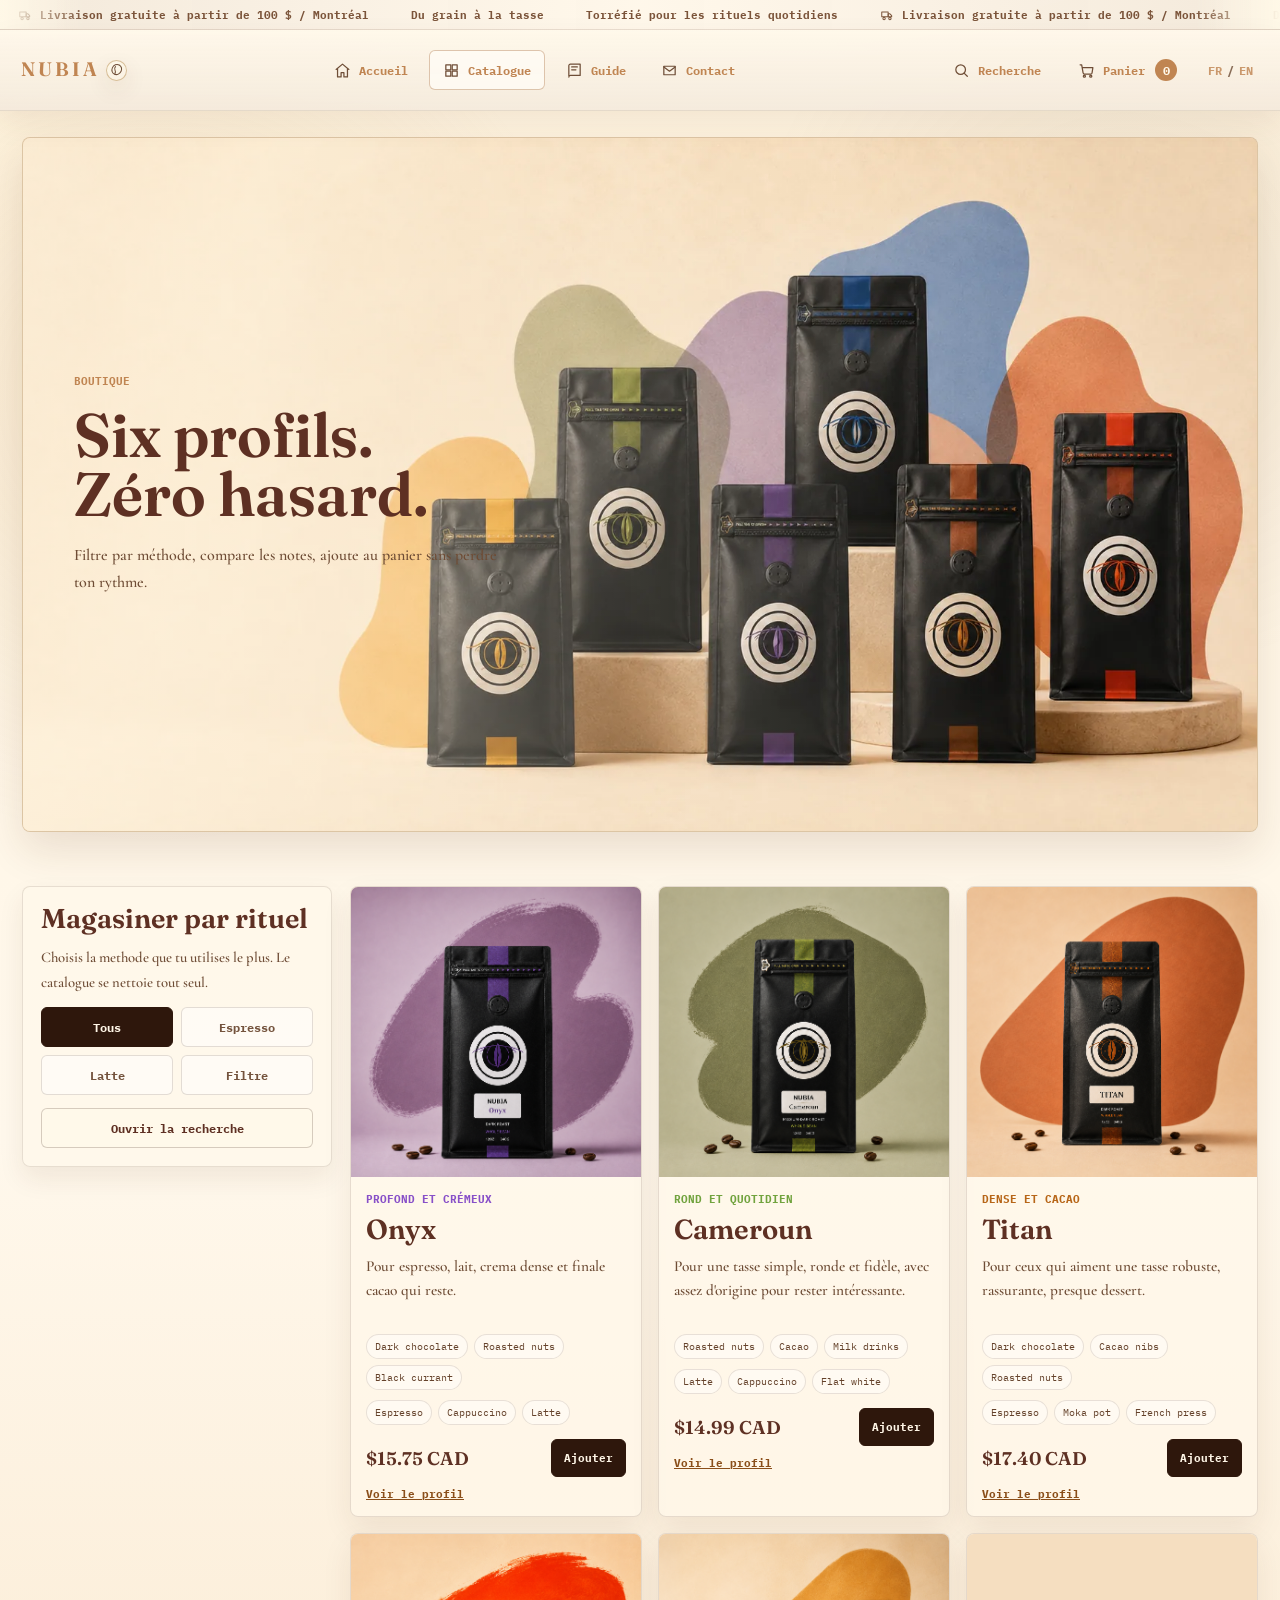
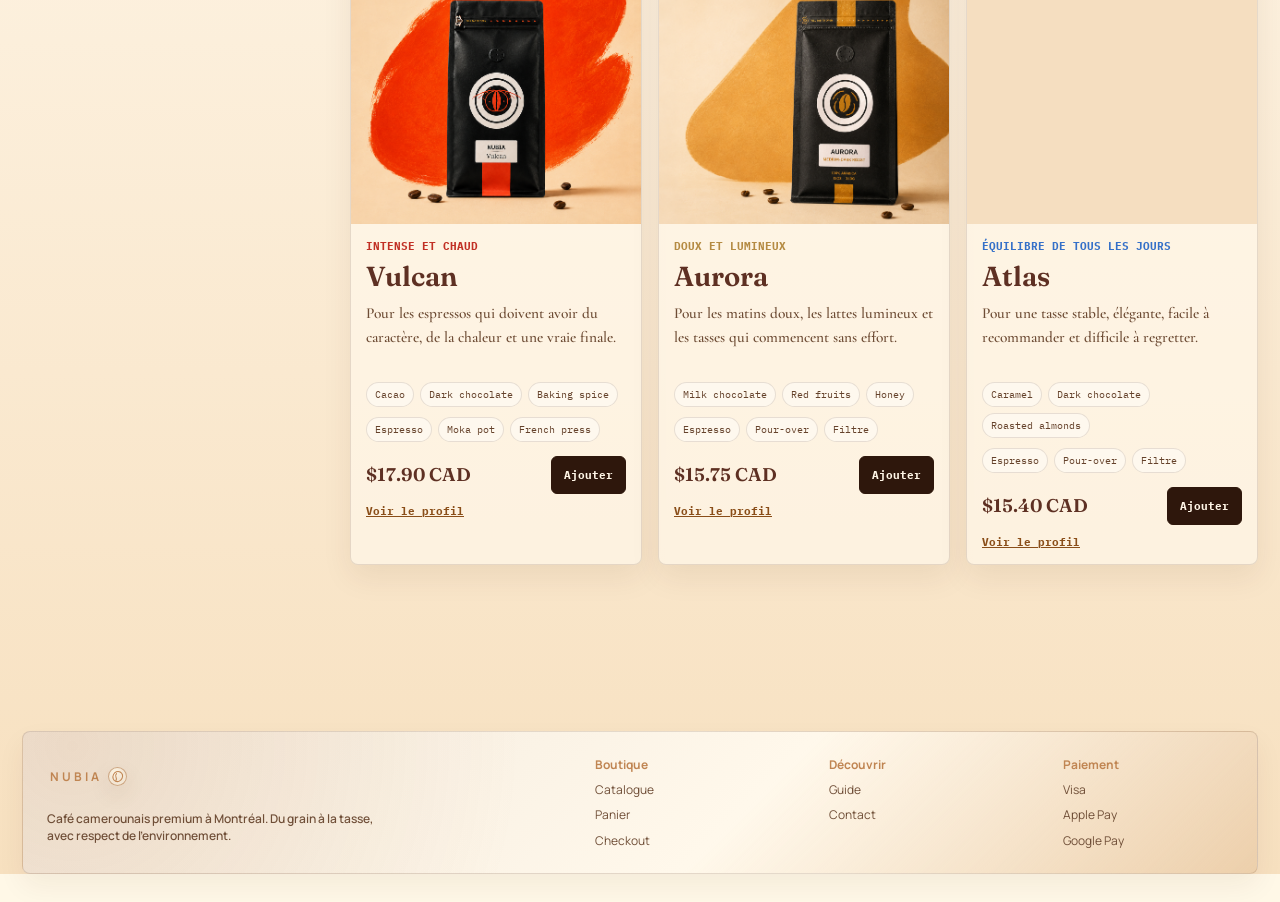
<file: collections/all/index.html>
<!doctype html>
<html lang="fr">
  <head>
    <meta charset="UTF-8" />
    <meta name="viewport" content="width=device-width, initial-scale=1.0" />
    <title>Catalogue - Nubia</title>
    <meta name="description" content="Tous les profils Nubia classes par rituel, methode et intensite." />
    <link rel="icon" href="../../public/favicon.svg" type="image/svg+xml" />
    <link rel="preconnect" href="https://fonts.googleapis.com" />
    <link rel="preconnect" href="https://fonts.gstatic.com" crossorigin />
    <link href="https://fonts.googleapis.com/css2?family=Fraunces:opsz,wght@9..144,500;9..144,600&family=IBM+Plex+Mono:wght@400;500;600&family=Instrument+Serif:ital@0;1&family=Manrope:wght@400;500;600;700&display=swap" rel="stylesheet" />
    <link rel="stylesheet" href="../../src/nubia.css" />
    <link rel="stylesheet" href="../../src/nubia-da.css" />
  </head>
  <body class="page-store page-catalogue" data-route="catalogue" >
    <div class="ambient" aria-hidden="true">
      <canvas id="ambient-canvas"></canvas>
      <span class="ambient-grid"></span>
      <span class="ambient-aura"></span>
    </div>
    <div class="announcement" aria-label="Offre Nubia">
    <div class="announcement-track"><span><svg class="nav-icon" viewBox="0 0 24 24" aria-hidden="true" focusable="false"><path d="M3 7h11v8H3z" /><path d="M14 10h3l3 3v2h-6z" /><circle cx="7" cy="18" r="2" /><circle cx="17" cy="18" r="2" /></svg> <span data-i18n="announce-free-shipping" data-fr="Livraison gratuite à partir de 100 $ / Montréal" data-en="Free shipping over $100 / Montreal">Livraison gratuite à partir de 100 $ / Montréal</span></span><span><span data-i18n="announce-farm" data-fr="Du grain à la tasse" data-en="From the farm to the cup">Du grain à la tasse</span></span><span><span data-i18n="announce-ritual" data-fr="Torréfié pour les rituels quotidiens" data-en="Roasted for daily rituals">Torréfié pour les rituels quotidiens</span></span><span><svg class="nav-icon" viewBox="0 0 24 24" aria-hidden="true" focusable="false"><path d="M3 7h11v8H3z" /><path d="M14 10h3l3 3v2h-6z" /><circle cx="7" cy="18" r="2" /><circle cx="17" cy="18" r="2" /></svg> <span data-i18n="announce-free-shipping" data-fr="Livraison gratuite à partir de 100 $ / Montréal" data-en="Free shipping over $100 / Montreal">Livraison gratuite à partir de 100 $ / Montréal</span></span><span><span data-i18n="announce-farm" data-fr="Du grain à la tasse" data-en="From the farm to the cup">Du grain à la tasse</span></span><span><span data-i18n="announce-ritual" data-fr="Torréfié pour les rituels quotidiens" data-en="Roasted for daily rituals">Torréfié pour les rituels quotidiens</span></span><span><svg class="nav-icon" viewBox="0 0 24 24" aria-hidden="true" focusable="false"><path d="M3 7h11v8H3z" /><path d="M14 10h3l3 3v2h-6z" /><circle cx="7" cy="18" r="2" /><circle cx="17" cy="18" r="2" /></svg> <span data-i18n="announce-free-shipping" data-fr="Livraison gratuite à partir de 100 $ / Montréal" data-en="Free shipping over $100 / Montreal">Livraison gratuite à partir de 100 $ / Montréal</span></span><span><span data-i18n="announce-farm" data-fr="Du grain à la tasse" data-en="From the farm to the cup">Du grain à la tasse</span></span><span><span data-i18n="announce-ritual" data-fr="Torréfié pour les rituels quotidiens" data-en="Roasted for daily rituals">Torréfié pour les rituels quotidiens</span></span></div>
  </div>
  <header class="site-nav">
    <a class="brand" href="../../index.html" aria-label="Nubia accueil"><span class="brand-word" aria-hidden="true"><span>N</span><span>U</span><span>B</span><span>I</span><span>A</span></span><span class="brand-bean" aria-hidden="true"><svg class="nav-icon" viewBox="0 0 24 24" aria-hidden="true" focusable="false"><path d="M15.8 3.5c3.4 2.2 4.9 6.7 3.2 10.7-1.9 4.5-7 6.9-11.2 5.1-4.1-1.7-5.7-6.9-3.6-11.4 2-4.4 7.4-7.1 11.6-4.4Z" /><path d="M8.3 18.7c1.3-2.4 1.4-4.4.2-6.5-1.1-2-.8-4 .9-6.1" /></svg></span></a>
    <nav aria-label="Navigation principale">
      <a class="" href="../../index.html"><svg class="nav-icon" viewBox="0 0 24 24" aria-hidden="true" focusable="false"><path d="M3 10.5 12 3l9 7.5" /><path d="M5 9.5V21h5v-6h4v6h5V9.5" /></svg><span data-i18n="nav-home" data-fr="Accueil" data-en="Home">Accueil</span></a><a class="active" href="../../collections/all/index.html"><svg class="nav-icon" viewBox="0 0 24 24" aria-hidden="true" focusable="false"><path d="M4 4h7v7H4z" /><path d="M13 4h7v7h-7z" /><path d="M4 13h7v7H4z" /><path d="M13 13h7v7h-7z" /></svg><span data-i18n="nav-catalogue" data-fr="Catalogue" data-en="Shop">Catalogue</span></a><a class="" href="../../pages/apprendre/index.html"><svg class="nav-icon" viewBox="0 0 24 24" aria-hidden="true" focusable="false"><path d="M4 19.5V5.2A2.2 2.2 0 0 1 6.2 3H20v16H6.2A2.2 2.2 0 0 0 4 21.2" /><path d="M8 7h8" /><path d="M8 11h6" /></svg><span data-i18n="nav-learn" data-fr="Guide" data-en="Guide">Guide</span></a><a class="" href="../../pages/contact/index.html"><svg class="nav-icon" viewBox="0 0 24 24" aria-hidden="true" focusable="false"><path d="M4 6h16v12H4z" /><path d="m4 7 8 6 8-6" /></svg><span data-i18n="nav-contact" data-fr="Contact" data-en="Contact">Contact</span></a>
    </nav>
    <div class="nav-actions">
      <button type="button" class="icon-button" data-search-toggle aria-label="Recherche"><svg class="nav-icon" viewBox="0 0 24 24" aria-hidden="true" focusable="false"><circle cx="10.8" cy="10.8" r="6.8" /><path d="m16 16 4.2 4.2" /></svg><span data-i18n="nav-search" data-fr="Recherche" data-en="Search">Recherche</span></button>
      <button type="button" class="cart-button" data-cart-toggle aria-label="Panier"><svg class="nav-icon" viewBox="0 0 24 24" aria-hidden="true" focusable="false"><circle cx="9" cy="20" r="1.5" /><circle cx="18" cy="20" r="1.5" /><path d="M3 4h2.2l2 11.5a2 2 0 0 0 2 1.6h8.7a2 2 0 0 0 1.9-1.4L21 8H6.1" /></svg><span data-i18n="nav-cart" data-fr="Panier" data-en="Cart">Panier</span><strong data-cart-count>0</strong></button>
      <button type="button" class="lang-button" data-lang-toggle aria-label="Changer la langue"><span data-lang-current>FR</span><span class="lang-separator">/</span><span data-lang-next>EN</span></button>
    </div>
  </header><main class="da-site da-catalogue">
      <section class="da-catalogue-hero da-scene">
        <picture class="da-scene-picture">
    <source media="(max-width: 760px)" srcset="../../public/images/new-da-optimized/mobile-4-5/2.%20Catalogue%20Hero%20%20Product%20Family.webp" />
    <img src="../../public/images/new-da-optimized/desktop-16-9/2.%20Catalogue%20Hero%20%20Product%20Family.webp" alt="Collection complète des cafés Nubia" loading="eager" decoding="async" />
  </picture>
        <div class="da-scene-copy">
          <span class="da-label"><span data-i18n="da-catalogue-label" data-fr="Boutique" data-en="Shop">Boutique</span></span>
          <h1 data-split data-i18n="da-catalogue-title" data-fr="Six profils. Zéro hasard." data-en="Six profiles. Zero guesswork.">Six profils. Zéro hasard.</h1>
          <p data-i18n="da-catalogue-copy" data-fr="Filtre par méthode, compare les notes, ajoute au panier sans perdre ton rythme." data-en="Filter by method, compare notes, add to cart without breaking your flow.">Filtre par méthode, compare les notes, ajoute au panier sans perdre ton rythme.</p>
        </div>
      </section>
      <section class="da-shop-shell">
        <aside class="da-shop-tools">
          <h2><span data-i18n="da-shop-tools-title" data-fr="Magasiner par rituel" data-en="Shop by ritual">Magasiner par rituel</span></h2>
          <p><span data-i18n="da-shop-tools-copy" data-fr="Choisis la methode que tu utilises le plus. Le catalogue se nettoie tout seul." data-en="Choose the method you use most. The catalogue cleans itself up.">Choisis la methode que tu utilises le plus. Le catalogue se nettoie tout seul.</span></p>
          <div class="catalogue-filters" data-catalogue-filters>
            <button class="active" type="button" data-filter="all"><span data-i18n="filter-all" data-fr="Tous" data-en="All">Tous</span></button>
            <button type="button" data-filter="espresso">Espresso</button>
            <button type="button" data-filter="milk">Latte</button>
            <button type="button" data-filter="filter">Filter</button>
          </div>
          <button class="btn ghost full" type="button" data-search-toggle><span data-i18n="da-open-finder-2" data-fr="Ouvrir la recherche" data-en="Open search">Ouvrir la recherche</span></button>
        </aside>
        <div class="da-product-grid da-catalogue-grid"><article class="da-product-card tone-violet" data-card data-product-card="onyx" data-methods="espresso cappuccino latte mocha" style="--accent:#9b5cff;--soft:rgba(155, 92, 255, 0.22)">
    <a class="da-product-media" href="../../products/onyx/index.html" aria-label="Voir Onyx">
      <img src="../../public/images/product-images/onyx/onyx-01.png" alt="Onyx Nubia" loading="lazy" decoding="async" />
    </a>
    <div class="da-product-body">
      <span class="da-product-ritual"><span data-i18n="product-onyx-ritual" data-fr="Profond et crémeux" data-en="Deep and creamy">Profond et crémeux</span></span>
      <h3>Onyx</h3>
      <p><span data-i18n="product-onyx-promise" data-fr="Pour espresso, lait, crema dense et finale cacao qui reste." data-en="For espresso, milk drinks, dense crema and a cacao finish that lingers.">Pour espresso, lait, crema dense et finale cacao qui reste.</span></p>
      <div class="da-note-line"><span>Dark chocolate</span><span>Roasted nuts</span><span>Black currant</span></div>
      <div class="da-method-line"><small>Espresso</small><small>Cappuccino</small><small>Latte</small></div>
      <div class="da-buy-line">
        <strong>$15.75 CAD</strong>
        <button type="button" data-add-cart data-product="onyx" data-name="Onyx" data-price="15.75"><span data-i18n="product-onyx-add" data-fr="Ajouter" data-en="Add">Ajouter</span></button>
      </div>
      <a class="da-profile-link" href="../../products/onyx/index.html"><span data-i18n="product-onyx-profile-link" data-fr="Voir le profil" data-en="View profile">Voir le profil</span></a>
    </div>
  </article><article class="da-product-card tone-sage" data-card data-product-card="cameroun" data-methods="latte cappuccino flat white filter" style="--accent:#7cc94a;--soft:rgba(124, 201, 74, 0.2)">
    <a class="da-product-media" href="../../products/cameroun/index.html" aria-label="Voir Cameroun">
      <img src="../../public/images/product-images/cameroun/cameroun-01.png" alt="Cameroun Nubia" loading="lazy" decoding="async" />
    </a>
    <div class="da-product-body">
      <span class="da-product-ritual"><span data-i18n="product-cameroun-ritual" data-fr="Rond et quotidien" data-en="Round and everyday">Rond et quotidien</span></span>
      <h3>Cameroun</h3>
      <p><span data-i18n="product-cameroun-promise" data-fr="Pour une tasse simple, ronde et fidèle, avec assez d&#39;origine pour rester intéressante." data-en="For a simple, round and reliable cup, with enough origin character to stay interesting.">Pour une tasse simple, ronde et fidèle, avec assez d'origine pour rester intéressante.</span></p>
      <div class="da-note-line"><span>Roasted nuts</span><span>Cacao</span><span>Milk drinks</span></div>
      <div class="da-method-line"><small>Latte</small><small>Cappuccino</small><small>Flat white</small></div>
      <div class="da-buy-line">
        <strong>$14.99 CAD</strong>
        <button type="button" data-add-cart data-product="cameroun" data-name="Cameroun" data-price="14.99"><span data-i18n="product-cameroun-add" data-fr="Ajouter" data-en="Add">Ajouter</span></button>
      </div>
      <a class="da-profile-link" href="../../products/cameroun/index.html"><span data-i18n="product-cameroun-profile-link" data-fr="Voir le profil" data-en="View profile">Voir le profil</span></a>
    </div>
  </article><article class="da-product-card tone-copper" data-card data-product-card="titan" data-methods="espresso moka pot french press cold brew" style="--accent:#d87918;--soft:rgba(216, 121, 24, 0.2)">
    <a class="da-product-media" href="../../products/titan/index.html" aria-label="Voir Titan">
      <img src="../../public/images/product-images/titan/titan-01.png" alt="Titan Nubia" loading="lazy" decoding="async" />
    </a>
    <div class="da-product-body">
      <span class="da-product-ritual"><span data-i18n="product-titan-ritual" data-fr="Dense et cacao" data-en="Dense and cacao">Dense et cacao</span></span>
      <h3>Titan</h3>
      <p><span data-i18n="product-titan-promise" data-fr="Pour ceux qui aiment une tasse robuste, rassurante, presque dessert." data-en="For people who like a robust, reassuring cup with a near-dessert finish.">Pour ceux qui aiment une tasse robuste, rassurante, presque dessert.</span></p>
      <div class="da-note-line"><span>Dark chocolate</span><span>Cacao nibs</span><span>Roasted nuts</span></div>
      <div class="da-method-line"><small>Espresso</small><small>Moka pot</small><small>French press</small></div>
      <div class="da-buy-line">
        <strong>$17.40 CAD</strong>
        <button type="button" data-add-cart data-product="titan" data-name="Titan" data-price="17.40"><span data-i18n="product-titan-add" data-fr="Ajouter" data-en="Add">Ajouter</span></button>
      </div>
      <a class="da-profile-link" href="../../products/titan/index.html"><span data-i18n="product-titan-profile-link" data-fr="Voir le profil" data-en="View profile">Voir le profil</span></a>
    </div>
  </article><article class="da-product-card tone-red" data-card data-product-card="vulcan" data-methods="espresso moka pot french press cappuccino" style="--accent:#e63129;--soft:rgba(230, 49, 41, 0.2)">
    <a class="da-product-media" href="../../products/vulcan/index.html" aria-label="Voir Vulcan">
      <img src="../../public/images/product-images/vulcan/vulcan-01.png" alt="Vulcan Nubia" loading="lazy" decoding="async" />
    </a>
    <div class="da-product-body">
      <span class="da-product-ritual"><span data-i18n="product-vulcan-ritual" data-fr="Intense et chaud" data-en="Intense and warm">Intense et chaud</span></span>
      <h3>Vulcan</h3>
      <p><span data-i18n="product-vulcan-promise" data-fr="Pour les espressos qui doivent avoir du caractère, de la chaleur et une vraie finale." data-en="For espressos that need character, warmth and a real finish.">Pour les espressos qui doivent avoir du caractère, de la chaleur et une vraie finale.</span></p>
      <div class="da-note-line"><span>Cacao</span><span>Dark chocolate</span><span>Baking spice</span></div>
      <div class="da-method-line"><small>Espresso</small><small>Moka pot</small><small>French press</small></div>
      <div class="da-buy-line">
        <strong>$17.90 CAD</strong>
        <button type="button" data-add-cart data-product="vulcan" data-name="Vulcan" data-price="17.90"><span data-i18n="product-vulcan-add" data-fr="Ajouter" data-en="Add">Ajouter</span></button>
      </div>
      <a class="da-profile-link" href="../../products/vulcan/index.html"><span data-i18n="product-vulcan-profile-link" data-fr="Voir le profil" data-en="View profile">Voir le profil</span></a>
    </div>
  </article><article class="da-product-card tone-gold" data-card data-product-card="aurora" data-methods="espresso pour-over filter latte" style="--accent:#d6a950;--soft:rgba(214, 169, 80, 0.2)">
    <a class="da-product-media" href="../../products/aurora/index.html" aria-label="Voir Aurora">
      <img src="../../public/images/product-images/aurora/aurora-01.png" alt="Aurora Nubia" loading="lazy" decoding="async" />
    </a>
    <div class="da-product-body">
      <span class="da-product-ritual"><span data-i18n="product-aurora-ritual" data-fr="Doux et lumineux" data-en="Soft and luminous">Doux et lumineux</span></span>
      <h3>Aurora</h3>
      <p><span data-i18n="product-aurora-promise" data-fr="Pour les matins doux, les lattes lumineux et les tasses qui commencent sans effort." data-en="For soft mornings, luminous lattes and cups that start without effort.">Pour les matins doux, les lattes lumineux et les tasses qui commencent sans effort.</span></p>
      <div class="da-note-line"><span>Milk chocolate</span><span>Red fruits</span><span>Honey</span></div>
      <div class="da-method-line"><small>Espresso</small><small>Pour-over</small><small>Filter</small></div>
      <div class="da-buy-line">
        <strong>$15.75 CAD</strong>
        <button type="button" data-add-cart data-product="aurora" data-name="Aurora" data-price="15.75"><span data-i18n="product-aurora-add" data-fr="Ajouter" data-en="Add">Ajouter</span></button>
      </div>
      <a class="da-profile-link" href="../../products/aurora/index.html"><span data-i18n="product-aurora-profile-link" data-fr="Voir le profil" data-en="View profile">Voir le profil</span></a>
    </div>
  </article><article class="da-product-card tone-blue" data-card data-product-card="atlas" data-methods="espresso pour-over filter latte" style="--accent:#2e86ff;--soft:rgba(46, 134, 255, 0.21)">
    <a class="da-product-media" href="../../products/atlas/index.html" aria-label="Voir Atlas">
      <img src="../../public/images/product-images/atlas/atlas-01.png" alt="Atlas Nubia" loading="lazy" decoding="async" />
    </a>
    <div class="da-product-body">
      <span class="da-product-ritual"><span data-i18n="product-atlas-ritual" data-fr="Équilibre de tous les jours" data-en="Everyday balance">Équilibre de tous les jours</span></span>
      <h3>Atlas</h3>
      <p><span data-i18n="product-atlas-promise" data-fr="Pour une tasse stable, élégante, facile à recommander et difficile à regretter." data-en="For a stable, elegant cup that is easy to recommend and hard to regret.">Pour une tasse stable, élégante, facile à recommander et difficile à regretter.</span></p>
      <div class="da-note-line"><span>Caramel</span><span>Dark chocolate</span><span>Roasted almonds</span></div>
      <div class="da-method-line"><small>Espresso</small><small>Pour-over</small><small>Filter</small></div>
      <div class="da-buy-line">
        <strong>$15.40 CAD</strong>
        <button type="button" data-add-cart data-product="atlas" data-name="Atlas" data-price="15.40"><span data-i18n="product-atlas-add" data-fr="Ajouter" data-en="Add">Ajouter</span></button>
      </div>
      <a class="da-profile-link" href="../../products/atlas/index.html"><span data-i18n="product-atlas-profile-link" data-fr="Voir le profil" data-en="View profile">Voir le profil</span></a>
    </div>
  </article></div>
      </section>
    </main><aside class="cart-drawer" id="cart-drawer" aria-hidden="true">
    <div class="drawer-head">
      <div><span class="eyebrow"><span data-i18n="drawer-cart" data-fr="Panier" data-en="Cart">Panier</span></span><h2><span data-i18n="drawer-title" data-fr="Sélection Nubia" data-en="Nubia selection">Sélection Nubia</span></h2></div>
      <button type="button" class="round-button" data-cart-close aria-label="Fermer">x</button>
    </div>
    <div class="cart-lines" data-cart-lines></div>
    <div class="cart-total"><span><span data-i18n="drawer-total" data-fr="Total estimé" data-en="Estimated total">Total estimé</span></span><strong data-cart-total>$0.00 CAD</strong></div>
    <a class="btn primary full" href="../../cart/index.html"><span data-i18n="drawer-review-cart" data-fr="Voir le panier" data-en="Review cart">Voir le panier</span></a>
    <a class="btn ghost full" href="../../checkout/index.html"><span data-i18n="drawer-checkout" data-fr="Passer au checkout" data-en="Go to checkout">Passer au checkout</span></a>
  </aside><section class="search-overlay" id="search-overlay" aria-hidden="true">
    <div class="search-panel">
      <div class="drawer-head">
        <div><span class="eyebrow">Finder</span><h2>Quel rituel tu veux?</h2></div>
        <button type="button" class="round-button" data-search-close aria-label="Fermer">x</button>
      </div>
      <input type="search" data-search-input placeholder="espresso, latte, cacao, smooth..." />
      <div class="search-results" data-search-results></div>
    </div>
  </section><section class="bulk-modal" id="bulk-modal" aria-hidden="true">
    <div class="bulk-panel">
      <div class="drawer-head">
        <div><span class="eyebrow">Calcul pro</span><h2 data-bulk-title>Nubia</h2><p data-bulk-sub>Commande professionnelle locale.</p></div>
        <button type="button" class="round-button" data-bulk-close aria-label="Fermer">x</button>
      </div>
      <div class="bulk-tabs">
        <button class="active" type="button" data-bulk-qty="10">10 kg</button>
        <button type="button" data-bulk-qty="20">20 kg</button>
        <button type="button" data-bulk-qty="50">50 kg</button>
      </div>
      <label class="bulk-custom"><span>Kg personnalisé</span><input type="number" min="1" data-bulk-custom placeholder="35" /></label>
      <div class="bulk-table" data-bulk-results></div>
      <p class="bulk-note" data-bulk-note></p>
    </div>
  </section><footer class="site-footer da-footer">
    <div><a class="brand" href="../../index.html" aria-label="Nubia accueil"><span class="brand-word" aria-hidden="true"><span>N</span><span>U</span><span>B</span><span>I</span><span>A</span></span><span class="brand-bean" aria-hidden="true"><svg class="nav-icon" viewBox="0 0 24 24" aria-hidden="true" focusable="false"><path d="M15.8 3.5c3.4 2.2 4.9 6.7 3.2 10.7-1.9 4.5-7 6.9-11.2 5.1-4.1-1.7-5.7-6.9-3.6-11.4 2-4.4 7.4-7.1 11.6-4.4Z" /><path d="M8.3 18.7c1.3-2.4 1.4-4.4.2-6.5-1.1-2-.8-4 .9-6.1" /></svg></span></a><p><span data-i18n="da-footer-copy" data-fr="Café camerounais premium à Montréal. Du grain à la tasse, avec respect de l'environnement." data-en="Premium Cameroonian coffee in Montreal. From the farm to the cup, with respect for the environment.">Café camerounais premium à Montréal. Du grain à la tasse, avec respect de l'environnement.</span></p></div>
    <nav><strong><span data-i18n="footer-shop-title" data-fr="Boutique" data-en="Shop">Boutique</span></strong><a href="../../collections/all/index.html"><span data-i18n="footer-catalogue" data-fr="Catalogue" data-en="Catalog">Catalogue</span></a><a href="../../cart/index.html"><span data-i18n="footer-cart" data-fr="Panier" data-en="Cart">Panier</span></a><a href="../../checkout/index.html">Checkout</a></nav>
    <nav><strong><span data-i18n="footer-discover-title" data-fr="Découvrir" data-en="Discover">Découvrir</span></strong><a href="../../pages/apprendre/index.html">Guide</a><a href="../../pages/contact/index.html">Contact</a></nav>
    <nav><strong><span data-i18n="footer-payment-title" data-fr="Paiement" data-en="Payment">Paiement</span></strong><span>Visa</span><span>Apple Pay</span><span>Google Pay</span></nav>
  </footer>
    <div class="scroll-progress" aria-hidden="true"></div>
    <script>window.__NUBIA_EXPORT__ = true;window.__NUBIA_BOOTSTRAP__ = {"products":[{"slug":"onyx","name":"Onyx","label":"Profond / crémeux","price":"$15.75 CAD","status":"Profil signature","accent":"#9b5cff","soft":"rgba(155, 92, 255, 0.22)","image":"../../public/images/product-images/onyx/onyx-01.png","tile":"../../public/images/product-images/onyx/onyx-01.png","gallery":["../../public/images/product-images/onyx/onyx-01.png","../../public/images/product-images/onyx/onyx-02.png","../../public/images/product-images/onyx/onyx-03.png","../../public/images/product-images/onyx/onyx-04.png","../../public/images/product-images/onyx/onyx-05.png"],"origin":"Cameroun","region":"West Africa","roast":"Dark roast","process":"Washed","altitude":"1100-1600 MASL","harvest":"Nov-Feb","blend":"30% Robusta","ritual":"Heavy body","tagline":"Deep, bold, creamy.","description":"Pour ceux qui veulent un café profond, crémeux, avec une vraie présence en lait.","notes":["Dark chocolate","Roasted nuts","Black currant","Caramel","Spice"],"methods":["Espresso","Cappuccino","Latte","Mocha"],"brew":{"temp":"92 C","ratio":"1:2.1","time":"25-28s"},"scores":{"body":8.8,"acidity":6.2,"crema":8,"sweetness":7.4,"balance":8},"story":"Onyx est le profil signature pour un café intense mais enveloppant. Il garde une texture riche, une crema rassurante et une finale qui fonctionne autant en espresso qu'en lait.","visual":{"tile":"../../public/images/new-da-optimized/product%20titles/onyx.webp","desktop":"../../public/images/new-da-optimized/desktop-16-9/5.%20Product%20Page%20Hero%20Template-onyx.webp","mobile":"../../public/images/new-da-optimized/mobile-4-5/5.%20Product%20Page%20Hero%20Template-onyx.webp","tone":"violet"},"heroDesktop":"../../public/images/new-da-optimized/desktop-16-9/5.%20Product%20Page%20Hero%20Template-onyx.webp","heroMobile":"../../public/images/new-da-optimized/mobile-4-5/5.%20Product%20Page%20Hero%20Template-onyx.webp","copy":{"ritual":"Profond et crémeux","ritualEn":"Deep and creamy","promise":"Pour espresso, lait, crema dense et finale cacao qui reste.","promiseEn":"For espresso, milk drinks, dense crema and a cacao finish that lingers.","oneLine":"Le profil signature quand tu veux du poids sans agressivité.","oneLineEn":"The signature profile when you want weight without harshness."}},{"slug":"cameroun","name":"Cameroun","label":"Rond / smooth","price":"$14.99 CAD","status":"Profil origine","accent":"#7cc94a","soft":"rgba(124, 201, 74, 0.2)","image":"../../public/images/product-images/cameroun/cameroun-01.png","tile":"../../public/images/product-images/cameroun/cameroun-01.png","gallery":["../../public/images/product-images/cameroun/cameroun-01.png","../../public/images/product-images/cameroun/cameroun-02.png","../../public/images/product-images/cameroun/cameroun-03.png","../../public/images/product-images/cameroun/cameroun-04.png","../../public/images/product-images/cameroun/cameroun-05.png"],"origin":"Cameroun","region":"West Region","roast":"Medium-dark","process":"Washed","altitude":"1100-1600 MASL","harvest":"Nov-Feb","blend":"Mountain grown","ritual":"Smooth milk drinks","tagline":"Full body. Low acidity.","description":"Le profil le plus smooth pour les rituels quotidiens: rond, accessible, mais premium.","notes":["Roasted nuts","Cacao","Milk drinks","Caramel","Spice"],"methods":["Latte","Cappuccino","Flat white","Filter"],"brew":{"temp":"92 C","ratio":"1:2.2","time":"26-30s"},"scores":{"body":9.1,"acidity":3.2,"crema":8.6,"sweetness":6.8,"balance":8.4},"story":"Cameroun met l'origine au centre. C'est le profil qui donne à Nubia son ancrage: une tasse ronde, douce, basse en acidité, facile à aimer mais clairement premium.","visual":{"tile":"../../public/images/new-da-optimized/product%20titles/cameroun.webp","desktop":"../../public/images/new-da-optimized/desktop-16-9/5.%20Product%20Page%20Hero%20Template%3Dcameroun.webp","mobile":"../../public/images/new-da-optimized/mobile-4-5/5.%20Product%20Page%20Hero%20Template-cameroun.webp","tone":"sage"},"heroDesktop":"../../public/images/new-da-optimized/desktop-16-9/5.%20Product%20Page%20Hero%20Template%3Dcameroun.webp","heroMobile":"../../public/images/new-da-optimized/mobile-4-5/5.%20Product%20Page%20Hero%20Template-cameroun.webp","copy":{"ritual":"Rond et quotidien","ritualEn":"Round and everyday","promise":"Pour une tasse simple, ronde et fidèle, avec assez d'origine pour rester intéressante.","promiseEn":"For a simple, round and reliable cup, with enough origin character to stay interesting.","oneLine":"Le point d'ancrage de Nubia: quotidien, solide, jamais plat.","oneLineEn":"Nubia's anchor profile: everyday, solid, never flat."}},{"slug":"titan","name":"Titan","label":"Dense / cacao","price":"$17.40 CAD","status":"Profil puissant","accent":"#d87918","soft":"rgba(216, 121, 24, 0.2)","image":"../../public/images/product-images/titan/titan-01.png","tile":"../../public/images/product-images/titan/titan-01.png","gallery":["../../public/images/product-images/titan/titan-01.png","../../public/images/product-images/titan/titan-02.png","../../public/images/product-images/titan/titan-03.png","../../public/images/product-images/titan/titan-04.png","../../public/images/product-images/titan/titan-05.png"],"origin":"Multi-origin","region":"South America / Africa / Asia","roast":"Dark roast","process":"Washed","altitude":"1200-1800 MASL","harvest":"Nov-Feb","blend":"Power blend","ritual":"Full body","tagline":"Cacao, dark choco, nuts.","description":"Un dark roast puissant, dense, construit pour l'espresso et les methodes qui demandent du corps.","notes":["Dark chocolate","Cacao nibs","Roasted nuts","Burnt caramel"],"methods":["Espresso","Moka pot","French press","Cold brew"],"brew":{"temp":"93 C","ratio":"1:2.2","time":"28-32s"},"scores":{"body":9.2,"acidity":2.8,"crema":8.7,"sweetness":6.6,"balance":8.8},"story":"Titan est construit comme un moteur: dense, stable, rassurant. Il donne au client l'impression d'un cafe qui ne flanche pas, avec une presence cacao tres nette.","visual":{"tile":"../../public/images/new-da-optimized/product%20titles/titan.webp","desktop":"../../public/images/new-da-optimized/desktop-16-9/5.%20Product%20Page%20Hero%20Template-titan.webp","mobile":"../../public/images/new-da-optimized/mobile-4-5/5.%20Product%20Page%20Hero%20Template-titan.webp","tone":"copper"},"heroDesktop":"../../public/images/new-da-optimized/desktop-16-9/5.%20Product%20Page%20Hero%20Template-titan.webp","heroMobile":"../../public/images/new-da-optimized/mobile-4-5/5.%20Product%20Page%20Hero%20Template-titan.webp","copy":{"ritual":"Dense et cacao","ritualEn":"Dense and cacao","promise":"Pour ceux qui aiment une tasse robuste, rassurante, presque dessert.","promiseEn":"For people who like a robust, reassuring cup with a near-dessert finish.","oneLine":"Un profil construit pour tenir tête au lait, au sucre et aux longues journées.","oneLineEn":"A profile built to stand up to milk, sugar and long days."}},{"slug":"vulcan","name":"Vulcan","label":"Intense / épicé","price":"$17.90 CAD","status":"Profil intense","accent":"#e63129","soft":"rgba(230, 49, 41, 0.2)","image":"../../public/images/product-images/vulcan/vulcan-01.png","tile":"../../public/images/product-images/vulcan/vulcan-01.png","gallery":["../../public/images/product-images/vulcan/vulcan-01.png","../../public/images/product-images/vulcan/vulcan-02.png","../../public/images/product-images/vulcan/vulcan-03.png","../../public/images/product-images/vulcan/vulcan-04.png","../../public/images/product-images/vulcan/vulcan-05.png"],"origin":"West Africa","region":"Highland belt","roast":"Dark roast","process":"Washed","altitude":"1200-1800 MASL","harvest":"Nov-Feb","blend":"Most intense","ritual":"Maximum intensity","tagline":"Dark, intense, spiced.","description":"Le module le plus intense: cacao, dark choco, spices, crema dense et finish assumée.","notes":["Cacao","Dark chocolate","Baking spice","Molasses","Smoked wood"],"methods":["Espresso","Moka pot","French press","Cappuccino"],"brew":{"temp":"94 C","ratio":"1:2.0","time":"29-33s"},"scores":{"body":9.5,"acidity":2.4,"crema":8.9,"sweetness":6.2,"balance":7.8},"story":"Vulcan est le profil qui vend le frisson. Il doit sentir la chaleur, la pression, la densité. C'est le café pour ceux qui veulent que leur espresso ait du poids.","visual":{"tile":"../../public/images/new-da-optimized/product%20titles/vulcan.webp","desktop":"../../public/images/new-da-optimized/desktop-16-9/5.%20Product%20Page%20Hero%20Template-vulcan.webp","mobile":"../../public/images/new-da-optimized/mobile-4-5/5.%20Product%20Page%20Hero%20Template-vulcan.webp","tone":"red"},"heroDesktop":"../../public/images/new-da-optimized/desktop-16-9/5.%20Product%20Page%20Hero%20Template-vulcan.webp","heroMobile":"../../public/images/new-da-optimized/mobile-4-5/5.%20Product%20Page%20Hero%20Template-vulcan.webp","copy":{"ritual":"Intense et chaud","ritualEn":"Intense and warm","promise":"Pour les espressos qui doivent avoir du caractère, de la chaleur et une vraie finale.","promiseEn":"For espressos that need character, warmth and a real finish.","oneLine":"La version plus assumée: chaude, directe, mémorable.","oneLineEn":"The more assertive version: warm, direct, memorable."}},{"slug":"aurora","name":"Aurora","label":"Doux / raffiné","price":"$15.75 CAD","status":"Profil arabica","accent":"#d6a950","soft":"rgba(214, 169, 80, 0.2)","image":"../../public/images/product-images/aurora/aurora-01.png","tile":"../../public/images/product-images/aurora/aurora-01.png","gallery":["../../public/images/product-images/aurora/aurora-01.png","../../public/images/product-images/aurora/aurora-02.png","../../public/images/product-images/aurora/aurora-03.png","../../public/images/product-images/aurora/aurora-04.png","../../public/images/product-images/aurora/aurora-05.png"],"origin":"Selected Arabica","region":"High altitude","roast":"Medium-dark","process":"Washed","altitude":"1200-1800 MASL","harvest":"Nov-Feb","blend":"100% Arabica","ritual":"Refined sweetness","tagline":"Sweet, smooth, refined.","description":"Un profil plus doux et lumineux: milk chocolate, fruits rouges, miel, equilibre et finesse.","notes":["Milk chocolate","Red fruits","Honey","Roasted almonds","Brown sugar"],"methods":["Espresso","Pour-over","Filter","Latte"],"brew":{"temp":"92 C","ratio":"1:2.4","time":"26-30s"},"scores":{"body":8.3,"acidity":5.6,"crema":8.1,"sweetness":8.7,"balance":8.6},"story":"Aurora apporte la lumière dans l'univers Nubia. Il garde le côté premium, mais ouvre une expérience plus douce, plus accessible, plus élégante.","visual":{"tile":"../../public/images/new-da-optimized/product%20titles/aurora.webp","desktop":"../../public/images/new-da-optimized/desktop-16-9/5.%20Product%20Page%20Hero%20Template-aurora.webp","mobile":"../../public/images/new-da-optimized/mobile-4-5/5.%20Product%20Page%20Hero%20Template-aurora.webp","tone":"gold"},"heroDesktop":"../../public/images/new-da-optimized/desktop-16-9/5.%20Product%20Page%20Hero%20Template-aurora.webp","heroMobile":"../../public/images/new-da-optimized/mobile-4-5/5.%20Product%20Page%20Hero%20Template-aurora.webp","copy":{"ritual":"Doux et lumineux","ritualEn":"Soft and luminous","promise":"Pour les matins doux, les lattes lumineux et les tasses qui commencent sans effort.","promiseEn":"For soft mornings, luminous lattes and cups that start without effort.","oneLine":"Le profil le plus accessible: clair, doux, rassurant.","oneLineEn":"The most approachable profile: clear, soft and reassuring."}},{"slug":"atlas","name":"Atlas","label":"Équilibre / quotidien","price":"$15.40 CAD","status":"Profil equilibre","accent":"#2e86ff","soft":"rgba(46, 134, 255, 0.21)","image":"../../public/images/product-images/atlas/atlas-01.png","tile":"../../public/images/product-images/atlas/atlas-01.png","gallery":["../../public/images/product-images/atlas/atlas-01.png","../../public/images/product-images/atlas/atlas-02.png","../../public/images/product-images/atlas/atlas-03.png","../../public/images/product-images/atlas/atlas-04.png","../../public/images/product-images/atlas/atlas-05.png"],"origin":"Premium Arabica","region":"Signature selection","roast":"Medium roast","process":"Washed","altitude":"1200-1800 MASL","harvest":"Nov-Feb","blend":"100% Arabica","ritual":"Balanced everyday cup","tagline":"Balanced, full-bodied, dependable.","description":"Le point d'entrée signature: full body, structure équilibrée, caramel, choco et amandes grillées.","notes":["Caramel","Dark chocolate","Roasted almonds","Brown sugar","Toasted grains"],"methods":["Espresso","Pour-over","Filter","Latte"],"brew":{"temp":"92 C","ratio":"1:2.4","time":"26-30s"},"scores":{"body":8.7,"acidity":4.8,"crema":8.2,"sweetness":8,"balance":9},"story":"Atlas est le profil qui porte la collection. Il est assez riche pour vendre la qualité, assez balancé pour devenir le café quotidien.","visual":{"tile":"../../public/images/new-da-optimized/product%20titles/atlas.webp","desktop":"../../public/images/new-da-optimized/desktop-16-9/5.%20Product%20Page%20Hero%20Template-atlas.webp","mobile":"../../public/images/new-da-optimized/mobile-4-5/5.%20Product%20Page%20Hero%20Template-atlas.webp","tone":"blue"},"heroDesktop":"../../public/images/new-da-optimized/desktop-16-9/5.%20Product%20Page%20Hero%20Template-atlas.webp","heroMobile":"../../public/images/new-da-optimized/mobile-4-5/5.%20Product%20Page%20Hero%20Template-atlas.webp","copy":{"ritual":"Équilibre de tous les jours","ritualEn":"Everyday balance","promise":"Pour une tasse stable, élégante, facile à recommander et difficile à regretter.","promiseEn":"For a stable, elegant cup that is easy to recommend and hard to regret.","oneLine":"Le sac qui porte la routine sans devenir banal.","oneLineEn":"The bag that carries the routine without becoming ordinary."}}]};window.__NUBIA_PATH_PREFIX__ = "../../";window.__NUBIA_SITE_ORIGIN__ = "";</script>
    <script type="module" src="../../src/nubia.js"></script>
    
  </body>
</html>
</file>
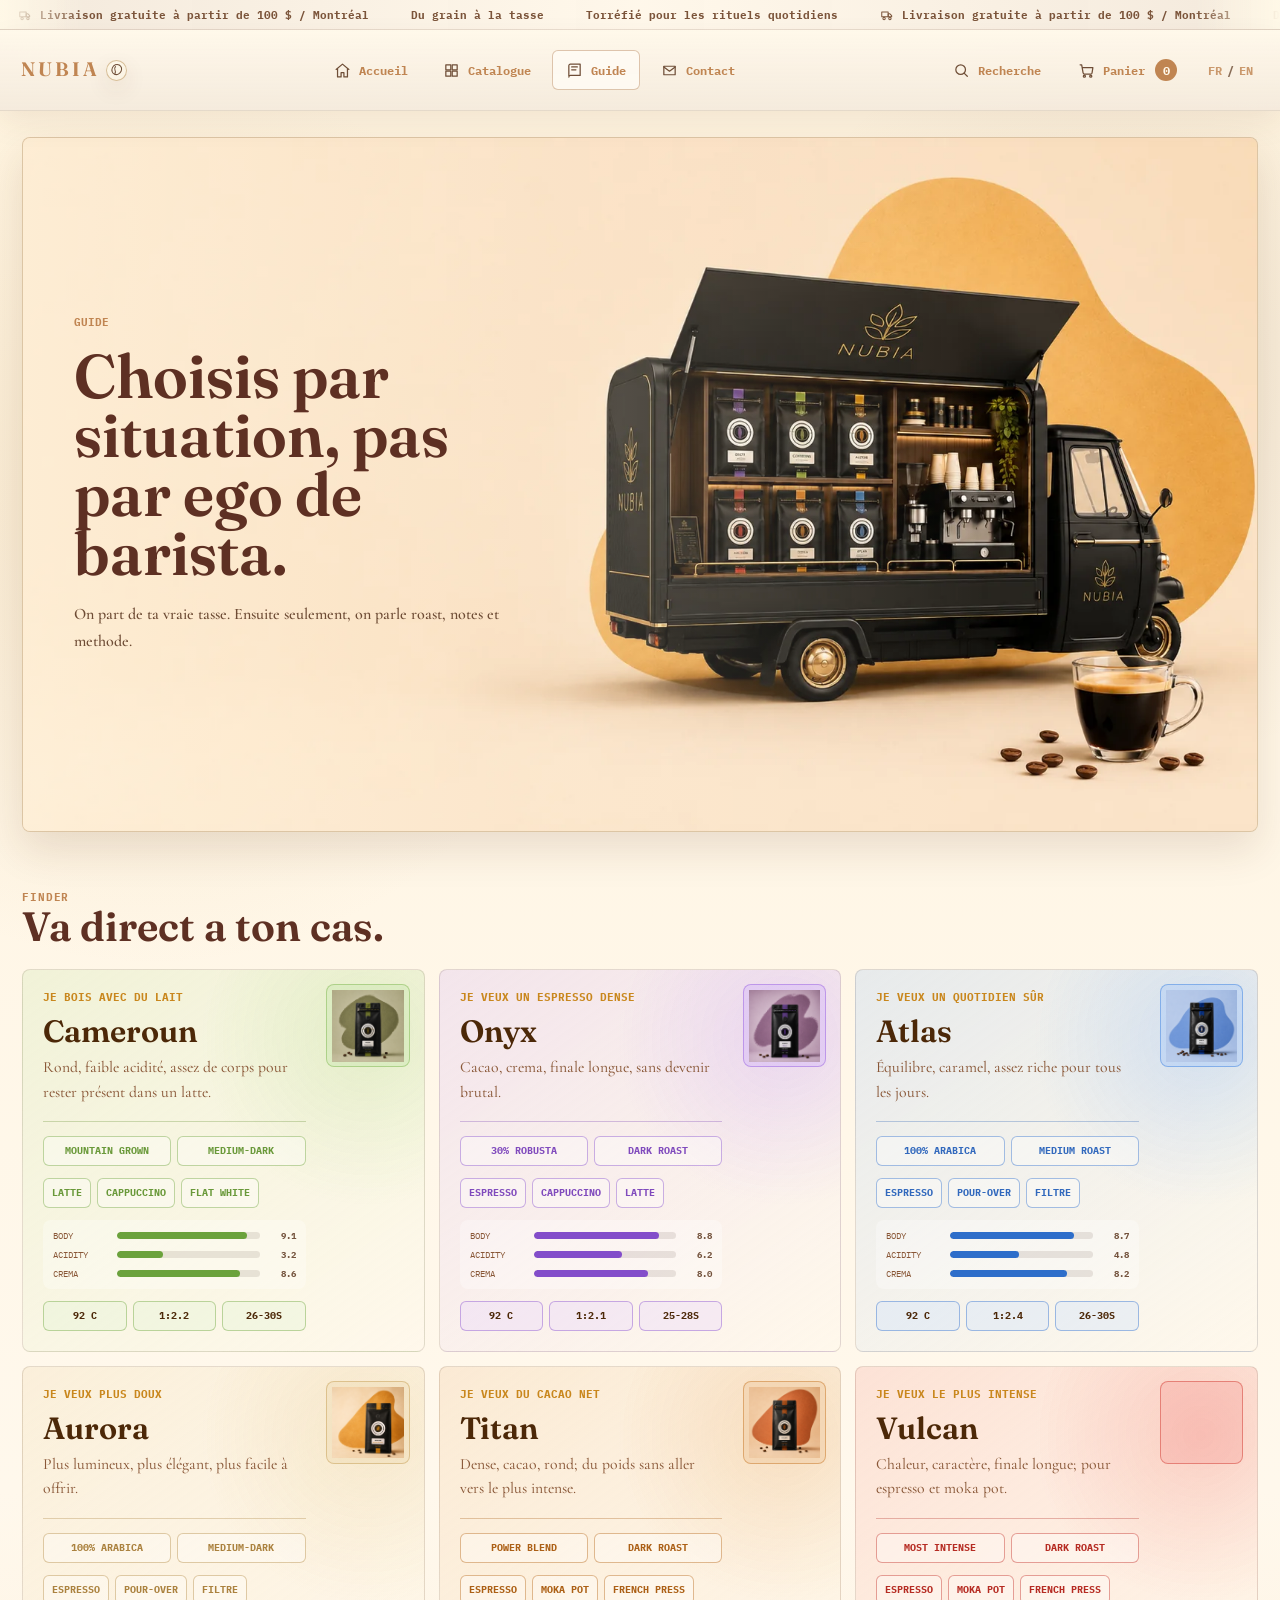
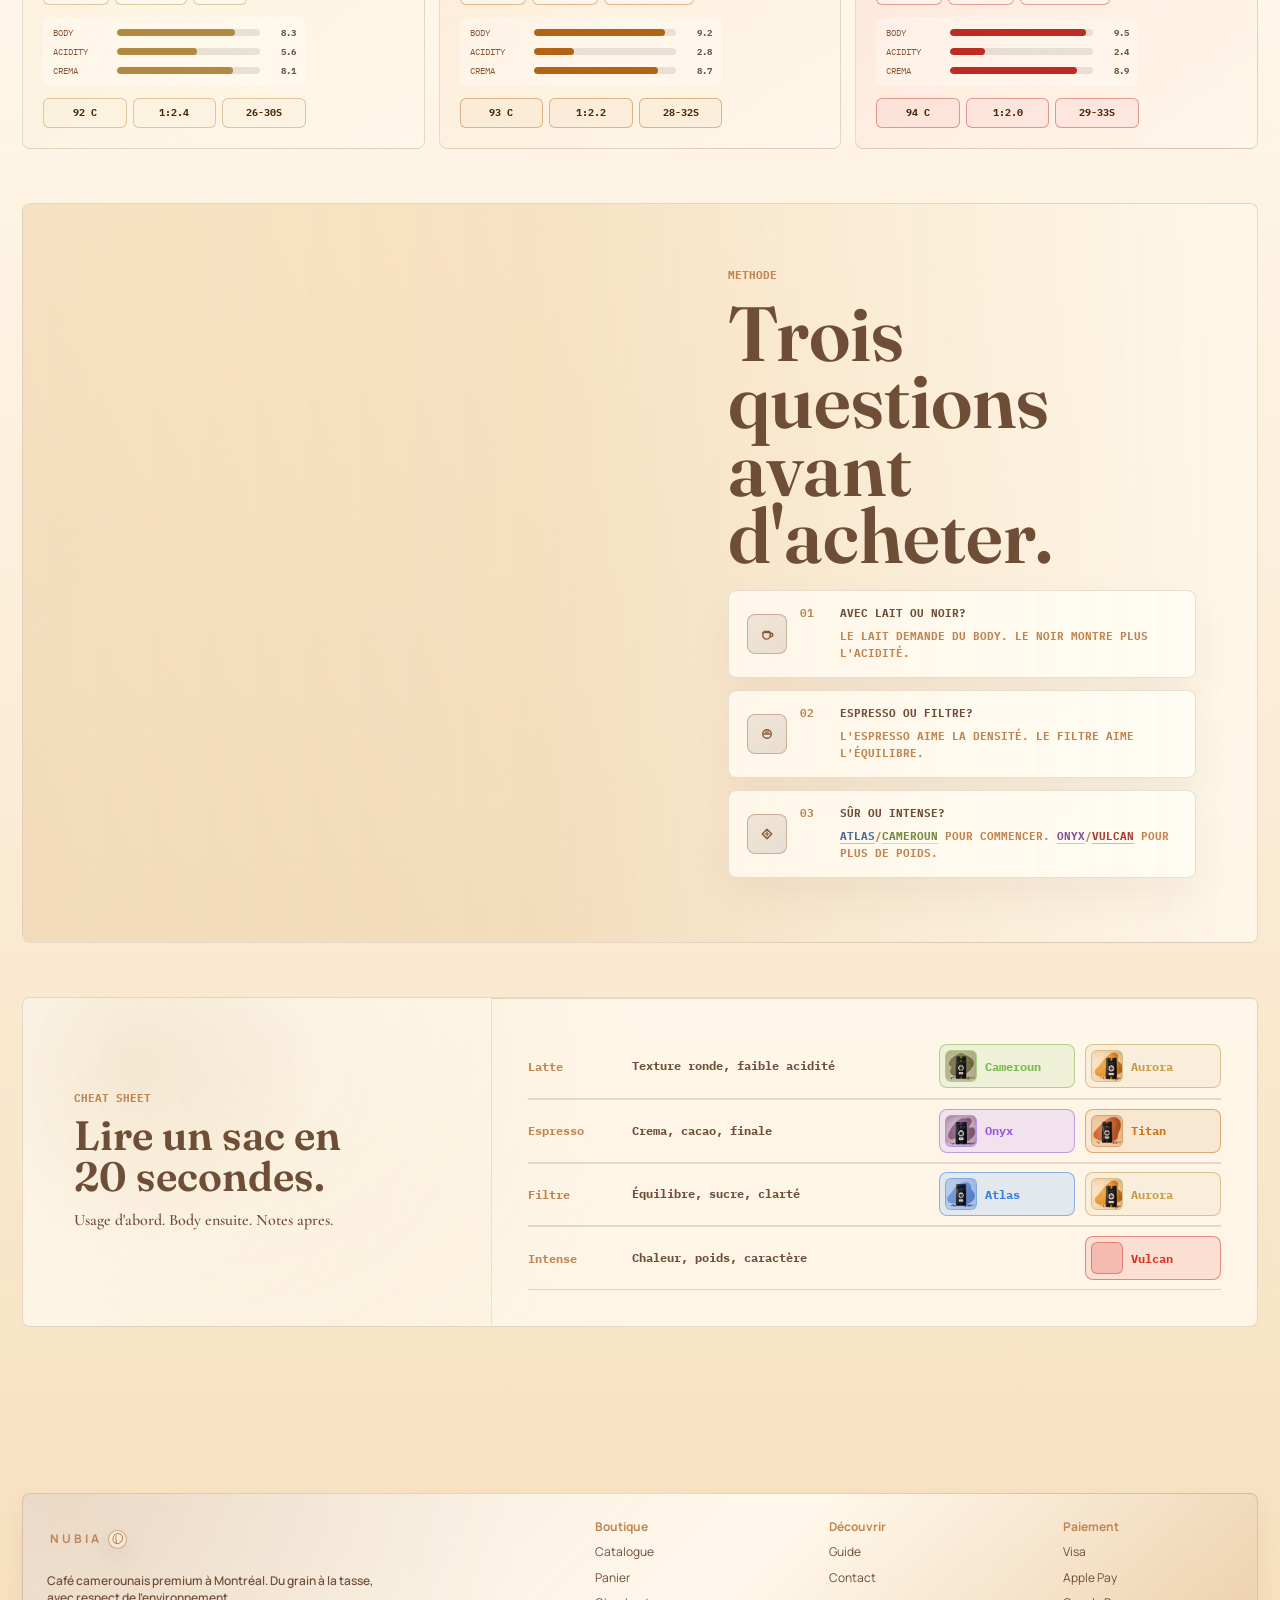
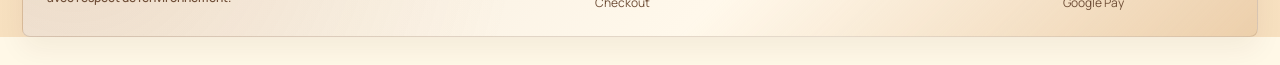
<file: pages/apprendre/index.html>
<!doctype html>
<html lang="fr">
  <head>
    <meta charset="UTF-8" />
    <meta name="viewport" content="width=device-width, initial-scale=1.0" />
    <title>Guide - Nubia</title>
    <meta name="description" content="Guide Nubia pour choisir le bon cafe selon son rituel." />
    <link rel="icon" href="../../public/favicon.svg" type="image/svg+xml" />
    <link rel="preconnect" href="https://fonts.googleapis.com" />
    <link rel="preconnect" href="https://fonts.gstatic.com" crossorigin />
    <link href="https://fonts.googleapis.com/css2?family=Fraunces:opsz,wght@9..144,500;9..144,600&family=IBM+Plex+Mono:wght@400;500;600&family=Instrument+Serif:ital@0;1&family=Manrope:wght@400;500;600;700&display=swap" rel="stylesheet" />
    <link rel="stylesheet" href="../../src/nubia.css" />
    <link rel="stylesheet" href="../../src/nubia-da.css" />
  </head>
  <body class="page-store page-learn" data-route="learn" >
    <div class="ambient" aria-hidden="true">
      <canvas id="ambient-canvas"></canvas>
      <span class="ambient-grid"></span>
      <span class="ambient-aura"></span>
    </div>
    <div class="announcement" aria-label="Offre Nubia">
    <div class="announcement-track"><span><svg class="nav-icon" viewBox="0 0 24 24" aria-hidden="true" focusable="false"><path d="M3 7h11v8H3z" /><path d="M14 10h3l3 3v2h-6z" /><circle cx="7" cy="18" r="2" /><circle cx="17" cy="18" r="2" /></svg> <span data-i18n="announce-free-shipping" data-fr="Livraison gratuite à partir de 100 $ / Montréal" data-en="Free shipping over $100 / Montreal">Livraison gratuite à partir de 100 $ / Montréal</span></span><span><span data-i18n="announce-farm" data-fr="Du grain à la tasse" data-en="From the farm to the cup">Du grain à la tasse</span></span><span><span data-i18n="announce-ritual" data-fr="Torréfié pour les rituels quotidiens" data-en="Roasted for daily rituals">Torréfié pour les rituels quotidiens</span></span><span><svg class="nav-icon" viewBox="0 0 24 24" aria-hidden="true" focusable="false"><path d="M3 7h11v8H3z" /><path d="M14 10h3l3 3v2h-6z" /><circle cx="7" cy="18" r="2" /><circle cx="17" cy="18" r="2" /></svg> <span data-i18n="announce-free-shipping" data-fr="Livraison gratuite à partir de 100 $ / Montréal" data-en="Free shipping over $100 / Montreal">Livraison gratuite à partir de 100 $ / Montréal</span></span><span><span data-i18n="announce-farm" data-fr="Du grain à la tasse" data-en="From the farm to the cup">Du grain à la tasse</span></span><span><span data-i18n="announce-ritual" data-fr="Torréfié pour les rituels quotidiens" data-en="Roasted for daily rituals">Torréfié pour les rituels quotidiens</span></span><span><svg class="nav-icon" viewBox="0 0 24 24" aria-hidden="true" focusable="false"><path d="M3 7h11v8H3z" /><path d="M14 10h3l3 3v2h-6z" /><circle cx="7" cy="18" r="2" /><circle cx="17" cy="18" r="2" /></svg> <span data-i18n="announce-free-shipping" data-fr="Livraison gratuite à partir de 100 $ / Montréal" data-en="Free shipping over $100 / Montreal">Livraison gratuite à partir de 100 $ / Montréal</span></span><span><span data-i18n="announce-farm" data-fr="Du grain à la tasse" data-en="From the farm to the cup">Du grain à la tasse</span></span><span><span data-i18n="announce-ritual" data-fr="Torréfié pour les rituels quotidiens" data-en="Roasted for daily rituals">Torréfié pour les rituels quotidiens</span></span></div>
  </div>
  <header class="site-nav">
    <a class="brand" href="../../index.html" aria-label="Nubia accueil"><span class="brand-word" aria-hidden="true"><span>N</span><span>U</span><span>B</span><span>I</span><span>A</span></span><span class="brand-bean" aria-hidden="true"><svg class="nav-icon" viewBox="0 0 24 24" aria-hidden="true" focusable="false"><path d="M15.8 3.5c3.4 2.2 4.9 6.7 3.2 10.7-1.9 4.5-7 6.9-11.2 5.1-4.1-1.7-5.7-6.9-3.6-11.4 2-4.4 7.4-7.1 11.6-4.4Z" /><path d="M8.3 18.7c1.3-2.4 1.4-4.4.2-6.5-1.1-2-.8-4 .9-6.1" /></svg></span></a>
    <nav aria-label="Navigation principale">
      <a class="" href="../../index.html"><svg class="nav-icon" viewBox="0 0 24 24" aria-hidden="true" focusable="false"><path d="M3 10.5 12 3l9 7.5" /><path d="M5 9.5V21h5v-6h4v6h5V9.5" /></svg><span data-i18n="nav-home" data-fr="Accueil" data-en="Home">Accueil</span></a><a class="" href="../../collections/all/index.html"><svg class="nav-icon" viewBox="0 0 24 24" aria-hidden="true" focusable="false"><path d="M4 4h7v7H4z" /><path d="M13 4h7v7h-7z" /><path d="M4 13h7v7H4z" /><path d="M13 13h7v7h-7z" /></svg><span data-i18n="nav-catalogue" data-fr="Catalogue" data-en="Shop">Catalogue</span></a><a class="active" href="../../pages/apprendre/index.html"><svg class="nav-icon" viewBox="0 0 24 24" aria-hidden="true" focusable="false"><path d="M4 19.5V5.2A2.2 2.2 0 0 1 6.2 3H20v16H6.2A2.2 2.2 0 0 0 4 21.2" /><path d="M8 7h8" /><path d="M8 11h6" /></svg><span data-i18n="nav-learn" data-fr="Guide" data-en="Guide">Guide</span></a><a class="" href="../../pages/contact/index.html"><svg class="nav-icon" viewBox="0 0 24 24" aria-hidden="true" focusable="false"><path d="M4 6h16v12H4z" /><path d="m4 7 8 6 8-6" /></svg><span data-i18n="nav-contact" data-fr="Contact" data-en="Contact">Contact</span></a>
    </nav>
    <div class="nav-actions">
      <button type="button" class="icon-button" data-search-toggle aria-label="Recherche"><svg class="nav-icon" viewBox="0 0 24 24" aria-hidden="true" focusable="false"><circle cx="10.8" cy="10.8" r="6.8" /><path d="m16 16 4.2 4.2" /></svg><span data-i18n="nav-search" data-fr="Recherche" data-en="Search">Recherche</span></button>
      <button type="button" class="cart-button" data-cart-toggle aria-label="Panier"><svg class="nav-icon" viewBox="0 0 24 24" aria-hidden="true" focusable="false"><circle cx="9" cy="20" r="1.5" /><circle cx="18" cy="20" r="1.5" /><path d="M3 4h2.2l2 11.5a2 2 0 0 0 2 1.6h8.7a2 2 0 0 0 1.9-1.4L21 8H6.1" /></svg><span data-i18n="nav-cart" data-fr="Panier" data-en="Cart">Panier</span><strong data-cart-count>0</strong></button>
      <button type="button" class="lang-button" data-lang-toggle aria-label="Changer la langue"><span data-lang-current>FR</span><span class="lang-separator">/</span><span data-lang-next>EN</span></button>
    </div>
  </header><main class="da-site da-guide">
      <section class="da-guide-hero da-scene">
        <picture class="da-scene-picture">
    <source media="(max-width: 760px)" srcset="../../public/images/new-da-optimized/mobile-4-5/3.%20Guide%20Page%20Hero.webp" />
    <img src="../../public/images/new-da-optimized/desktop-16-9/3.%20Guide%20Page%20Hero.webp" alt="Guide cafe Nubia avec methodes" loading="eager" decoding="async" />
  </picture>
        <div class="da-scene-copy">
          <span class="da-label"><span data-i18n="da-guide-page-label" data-fr="Guide" data-en="Guide">Guide</span></span>
          <h1 data-split data-i18n="da-guide-title" data-fr="Choisis par situation, pas par ego de barista." data-en="Choose by situation, not barista ego.">Choisis par situation, pas par ego de barista.</h1>
          <p data-i18n="da-guide-copy" data-fr="On part de ta vraie tasse. Ensuite seulement, on parle roast, notes et methode." data-en="We start from your actual cup. Then we talk roast, notes and method.">On part de ta vraie tasse. Ensuite seulement, on parle roast, notes et methode.</p>
        </div>
      </section>
      <section class="da-answer-board">
        <div class="da-section-head"><div><span class="da-label">Finder</span><h2><span data-i18n="da-situation-title" data-fr="Va direct a ton cas." data-en="Go straight to your case.">Va direct a ton cas.</span></h2></div></div>
        <div class="da-answer-grid">
          <a class="da-answer-card" href="../../products/cameroun/index.html" style="--accent:#7cc94a;--soft:rgba(124, 201, 74, 0.2)">
              <span class="da-answer-kicker"><span data-i18n="guide-pick-Cameroun-title" data-fr="Je bois avec du lait" data-en="I drink it with milk">Je bois avec du lait</span></span>
              <figure class="da-answer-icon" aria-hidden="true">
                <img src="../../public/images/product-images/cameroun/cameroun-01.png" alt="" loading="lazy" decoding="async" />
              </figure>
              <strong>Cameroun</strong>
              <small><span data-i18n="guide-pick-Cameroun-detail" data-fr="Rond, faible acidité, assez de corps pour rester présent dans un latte." data-en="Round, low acidity, enough body to stay present in a latte.">Rond, faible acidité, assez de corps pour rester présent dans un latte.</span></small>
              <div class="da-answer-profile">
    <div class="da-answer-meta">
      <span>Mountain grown</span>
      <span>Medium-dark</span>
    </div>
    <div class="da-answer-methods"><span>Latte</span><span>Cappuccino</span><span>Flat white</span></div>
    <div class="da-answer-mini-bars"><div class="guide-bar-row">
    <span class="bar-name">Body</span>
    <i><b class="bar-fill" style="width:91%"></b></i>
    <strong class="bar-val">9.1</strong>
  </div><div class="guide-bar-row">
    <span class="bar-name">Acidity</span>
    <i><b class="bar-fill" style="width:32%"></b></i>
    <strong class="bar-val">3.2</strong>
  </div><div class="guide-bar-row">
    <span class="bar-name">Crema</span>
    <i><b class="bar-fill" style="width:86%"></b></i>
    <strong class="bar-val">8.6</strong>
  </div></div>
    <div class="da-answer-brew">
      <span>92 C</span>
      <span>1:2.2</span>
      <span>26-30s</span>
    </div>
  </div>
            </a><a class="da-answer-card" href="../../products/onyx/index.html" style="--accent:#9b5cff;--soft:rgba(155, 92, 255, 0.22)">
              <span class="da-answer-kicker"><span data-i18n="guide-pick-Onyx-title" data-fr="Je veux un espresso dense" data-en="I want a dense espresso">Je veux un espresso dense</span></span>
              <figure class="da-answer-icon" aria-hidden="true">
                <img src="../../public/images/product-images/onyx/onyx-01.png" alt="" loading="lazy" decoding="async" />
              </figure>
              <strong>Onyx</strong>
              <small><span data-i18n="guide-pick-Onyx-detail" data-fr="Cacao, crema, finale longue, sans devenir brutal." data-en="Cacao, crema and a long finish without becoming harsh.">Cacao, crema, finale longue, sans devenir brutal.</span></small>
              <div class="da-answer-profile">
    <div class="da-answer-meta">
      <span>30% Robusta</span>
      <span>Dark roast</span>
    </div>
    <div class="da-answer-methods"><span>Espresso</span><span>Cappuccino</span><span>Latte</span></div>
    <div class="da-answer-mini-bars"><div class="guide-bar-row">
    <span class="bar-name">Body</span>
    <i><b class="bar-fill" style="width:88%"></b></i>
    <strong class="bar-val">8.8</strong>
  </div><div class="guide-bar-row">
    <span class="bar-name">Acidity</span>
    <i><b class="bar-fill" style="width:62%"></b></i>
    <strong class="bar-val">6.2</strong>
  </div><div class="guide-bar-row">
    <span class="bar-name">Crema</span>
    <i><b class="bar-fill" style="width:80%"></b></i>
    <strong class="bar-val">8.0</strong>
  </div></div>
    <div class="da-answer-brew">
      <span>92 C</span>
      <span>1:2.1</span>
      <span>25-28s</span>
    </div>
  </div>
            </a><a class="da-answer-card" href="../../products/atlas/index.html" style="--accent:#2e86ff;--soft:rgba(46, 134, 255, 0.21)">
              <span class="da-answer-kicker"><span data-i18n="guide-pick-Atlas-title" data-fr="Je veux un quotidien sûr" data-en="I want a safe daily pick">Je veux un quotidien sûr</span></span>
              <figure class="da-answer-icon" aria-hidden="true">
                <img src="../../public/images/product-images/atlas/atlas-01.png" alt="" loading="lazy" decoding="async" />
              </figure>
              <strong>Atlas</strong>
              <small><span data-i18n="guide-pick-Atlas-detail" data-fr="Équilibre, caramel, assez riche pour tous les jours." data-en="Balance, caramel and enough richness for every day.">Équilibre, caramel, assez riche pour tous les jours.</span></small>
              <div class="da-answer-profile">
    <div class="da-answer-meta">
      <span>100% Arabica</span>
      <span>Medium roast</span>
    </div>
    <div class="da-answer-methods"><span>Espresso</span><span>Pour-over</span><span>Filter</span></div>
    <div class="da-answer-mini-bars"><div class="guide-bar-row">
    <span class="bar-name">Body</span>
    <i><b class="bar-fill" style="width:87%"></b></i>
    <strong class="bar-val">8.7</strong>
  </div><div class="guide-bar-row">
    <span class="bar-name">Acidity</span>
    <i><b class="bar-fill" style="width:48%"></b></i>
    <strong class="bar-val">4.8</strong>
  </div><div class="guide-bar-row">
    <span class="bar-name">Crema</span>
    <i><b class="bar-fill" style="width:82%"></b></i>
    <strong class="bar-val">8.2</strong>
  </div></div>
    <div class="da-answer-brew">
      <span>92 C</span>
      <span>1:2.4</span>
      <span>26-30s</span>
    </div>
  </div>
            </a><a class="da-answer-card" href="../../products/aurora/index.html" style="--accent:#d6a950;--soft:rgba(214, 169, 80, 0.2)">
              <span class="da-answer-kicker"><span data-i18n="guide-pick-Aurora-title" data-fr="Je veux plus doux" data-en="I want something softer">Je veux plus doux</span></span>
              <figure class="da-answer-icon" aria-hidden="true">
                <img src="../../public/images/product-images/aurora/aurora-01.png" alt="" loading="lazy" decoding="async" />
              </figure>
              <strong>Aurora</strong>
              <small><span data-i18n="guide-pick-Aurora-detail" data-fr="Plus lumineux, plus élégant, plus facile à offrir." data-en="Brighter, more elegant and easier to gift.">Plus lumineux, plus élégant, plus facile à offrir.</span></small>
              <div class="da-answer-profile">
    <div class="da-answer-meta">
      <span>100% Arabica</span>
      <span>Medium-dark</span>
    </div>
    <div class="da-answer-methods"><span>Espresso</span><span>Pour-over</span><span>Filter</span></div>
    <div class="da-answer-mini-bars"><div class="guide-bar-row">
    <span class="bar-name">Body</span>
    <i><b class="bar-fill" style="width:83%"></b></i>
    <strong class="bar-val">8.3</strong>
  </div><div class="guide-bar-row">
    <span class="bar-name">Acidity</span>
    <i><b class="bar-fill" style="width:56%"></b></i>
    <strong class="bar-val">5.6</strong>
  </div><div class="guide-bar-row">
    <span class="bar-name">Crema</span>
    <i><b class="bar-fill" style="width:81%"></b></i>
    <strong class="bar-val">8.1</strong>
  </div></div>
    <div class="da-answer-brew">
      <span>92 C</span>
      <span>1:2.4</span>
      <span>26-30s</span>
    </div>
  </div>
            </a><a class="da-answer-card" href="../../products/titan/index.html" style="--accent:#d87918;--soft:rgba(216, 121, 24, 0.2)">
              <span class="da-answer-kicker"><span data-i18n="guide-pick-Titan-title" data-fr="Je veux du cacao net" data-en="I want a clear cacao profile">Je veux du cacao net</span></span>
              <figure class="da-answer-icon" aria-hidden="true">
                <img src="../../public/images/product-images/titan/titan-01.png" alt="" loading="lazy" decoding="async" />
              </figure>
              <strong>Titan</strong>
              <small><span data-i18n="guide-pick-Titan-detail" data-fr="Dense, cacao, rond; du poids sans aller vers le plus intense." data-en="Dense, cacao and round; weight without going to the most intense profile.">Dense, cacao, rond; du poids sans aller vers le plus intense.</span></small>
              <div class="da-answer-profile">
    <div class="da-answer-meta">
      <span>Power blend</span>
      <span>Dark roast</span>
    </div>
    <div class="da-answer-methods"><span>Espresso</span><span>Moka pot</span><span>French press</span></div>
    <div class="da-answer-mini-bars"><div class="guide-bar-row">
    <span class="bar-name">Body</span>
    <i><b class="bar-fill" style="width:92%"></b></i>
    <strong class="bar-val">9.2</strong>
  </div><div class="guide-bar-row">
    <span class="bar-name">Acidity</span>
    <i><b class="bar-fill" style="width:28%"></b></i>
    <strong class="bar-val">2.8</strong>
  </div><div class="guide-bar-row">
    <span class="bar-name">Crema</span>
    <i><b class="bar-fill" style="width:87%"></b></i>
    <strong class="bar-val">8.7</strong>
  </div></div>
    <div class="da-answer-brew">
      <span>93 C</span>
      <span>1:2.2</span>
      <span>28-32s</span>
    </div>
  </div>
            </a><a class="da-answer-card" href="../../products/vulcan/index.html" style="--accent:#e63129;--soft:rgba(230, 49, 41, 0.2)">
              <span class="da-answer-kicker"><span data-i18n="guide-pick-Vulcan-title" data-fr="Je veux le plus intense" data-en="I want the most intense one">Je veux le plus intense</span></span>
              <figure class="da-answer-icon" aria-hidden="true">
                <img src="../../public/images/product-images/vulcan/vulcan-01.png" alt="" loading="lazy" decoding="async" />
              </figure>
              <strong>Vulcan</strong>
              <small><span data-i18n="guide-pick-Vulcan-detail" data-fr="Chaleur, caractère, finale longue; pour espresso et moka pot." data-en="Warmth, character and a long finish; for espresso and moka pot.">Chaleur, caractère, finale longue; pour espresso et moka pot.</span></small>
              <div class="da-answer-profile">
    <div class="da-answer-meta">
      <span>Most intense</span>
      <span>Dark roast</span>
    </div>
    <div class="da-answer-methods"><span>Espresso</span><span>Moka pot</span><span>French press</span></div>
    <div class="da-answer-mini-bars"><div class="guide-bar-row">
    <span class="bar-name">Body</span>
    <i><b class="bar-fill" style="width:95%"></b></i>
    <strong class="bar-val">9.5</strong>
  </div><div class="guide-bar-row">
    <span class="bar-name">Acidity</span>
    <i><b class="bar-fill" style="width:24%"></b></i>
    <strong class="bar-val">2.4</strong>
  </div><div class="guide-bar-row">
    <span class="bar-name">Crema</span>
    <i><b class="bar-fill" style="width:89%"></b></i>
    <strong class="bar-val">8.9</strong>
  </div></div>
    <div class="da-answer-brew">
      <span>94 C</span>
      <span>1:2.0</span>
      <span>29-33s</span>
    </div>
  </div>
            </a>
        </div>
      </section>
      <section class="da-profile-reader">
        <div class="da-section-head"><div><span class="da-label"><span data-i18n="da-reader-label" data-fr="Lecture café" data-en="Coffee read">Lecture café</span></span><h2><span data-i18n="da-reader-title" data-fr="Ce que chaque profil donne en tasse." data-en="What each profile gives in the cup.">Ce que chaque profil donne en tasse.</span></h2></div></div>
        <div class="da-profile-reader-grid">
          <article class="da-guide-profile" style="--accent:#7cc94a;--soft:rgba(124, 201, 74, 0.2)">
    <div class="da-guide-profile-head">
      <span>Mountain grown</span>
      <strong>Cameroun</strong>
      <em>Medium-dark</em>
    </div>
    <p>Notes : Roasted nuts, Cacao, Milk drinks, Caramel.</p>
    <div class="da-guide-methods"><span>Latte</span><span>Cappuccino</span><span>Flat white</span></div>
    <div class="guide-bars"><div class="guide-bar-row">
    <span class="bar-name">Body</span>
    <i><b class="bar-fill" style="width:91%"></b></i>
    <strong class="bar-val">9.1</strong>
  </div><div class="guide-bar-row">
    <span class="bar-name">Acidity</span>
    <i><b class="bar-fill" style="width:32%"></b></i>
    <strong class="bar-val">3.2</strong>
  </div><div class="guide-bar-row">
    <span class="bar-name">Crema</span>
    <i><b class="bar-fill" style="width:86%"></b></i>
    <strong class="bar-val">8.6</strong>
  </div></div>
    <div class="guide-recipe">
    <div><span>Temp</span><strong>92 C</strong></div>
    <div><span>Ratio</span><strong>1:2.2</strong></div>
    <div><span>Time</span><strong>26-30s</strong></div>
    <div><span>Idéal pour</span><strong>Latte / Cappuccino</strong></div>
  </div>
  </article><article class="da-guide-profile" style="--accent:#9b5cff;--soft:rgba(155, 92, 255, 0.22)">
    <div class="da-guide-profile-head">
      <span>30% Robusta</span>
      <strong>Onyx</strong>
      <em>Dark roast</em>
    </div>
    <p>Notes : Dark chocolate, Roasted nuts, Black currant, Caramel.</p>
    <div class="da-guide-methods"><span>Espresso</span><span>Cappuccino</span><span>Latte</span></div>
    <div class="guide-bars"><div class="guide-bar-row">
    <span class="bar-name">Body</span>
    <i><b class="bar-fill" style="width:88%"></b></i>
    <strong class="bar-val">8.8</strong>
  </div><div class="guide-bar-row">
    <span class="bar-name">Acidity</span>
    <i><b class="bar-fill" style="width:62%"></b></i>
    <strong class="bar-val">6.2</strong>
  </div><div class="guide-bar-row">
    <span class="bar-name">Crema</span>
    <i><b class="bar-fill" style="width:80%"></b></i>
    <strong class="bar-val">8.0</strong>
  </div></div>
    <div class="guide-recipe">
    <div><span>Temp</span><strong>92 C</strong></div>
    <div><span>Ratio</span><strong>1:2.1</strong></div>
    <div><span>Time</span><strong>25-28s</strong></div>
    <div><span>Idéal pour</span><strong>Espresso / Cappuccino</strong></div>
  </div>
  </article><article class="da-guide-profile" style="--accent:#2e86ff;--soft:rgba(46, 134, 255, 0.21)">
    <div class="da-guide-profile-head">
      <span>100% Arabica</span>
      <strong>Atlas</strong>
      <em>Medium roast</em>
    </div>
    <p>Notes : Caramel, Dark chocolate, Roasted almonds, Brown sugar.</p>
    <div class="da-guide-methods"><span>Espresso</span><span>Pour-over</span><span>Filter</span></div>
    <div class="guide-bars"><div class="guide-bar-row">
    <span class="bar-name">Body</span>
    <i><b class="bar-fill" style="width:87%"></b></i>
    <strong class="bar-val">8.7</strong>
  </div><div class="guide-bar-row">
    <span class="bar-name">Acidity</span>
    <i><b class="bar-fill" style="width:48%"></b></i>
    <strong class="bar-val">4.8</strong>
  </div><div class="guide-bar-row">
    <span class="bar-name">Crema</span>
    <i><b class="bar-fill" style="width:82%"></b></i>
    <strong class="bar-val">8.2</strong>
  </div></div>
    <div class="guide-recipe">
    <div><span>Temp</span><strong>92 C</strong></div>
    <div><span>Ratio</span><strong>1:2.4</strong></div>
    <div><span>Time</span><strong>26-30s</strong></div>
    <div><span>Idéal pour</span><strong>Espresso / Pour-over</strong></div>
  </div>
  </article><article class="da-guide-profile" style="--accent:#d6a950;--soft:rgba(214, 169, 80, 0.2)">
    <div class="da-guide-profile-head">
      <span>100% Arabica</span>
      <strong>Aurora</strong>
      <em>Medium-dark</em>
    </div>
    <p>Notes : Milk chocolate, Red fruits, Honey, Roasted almonds.</p>
    <div class="da-guide-methods"><span>Espresso</span><span>Pour-over</span><span>Filter</span></div>
    <div class="guide-bars"><div class="guide-bar-row">
    <span class="bar-name">Body</span>
    <i><b class="bar-fill" style="width:83%"></b></i>
    <strong class="bar-val">8.3</strong>
  </div><div class="guide-bar-row">
    <span class="bar-name">Acidity</span>
    <i><b class="bar-fill" style="width:56%"></b></i>
    <strong class="bar-val">5.6</strong>
  </div><div class="guide-bar-row">
    <span class="bar-name">Crema</span>
    <i><b class="bar-fill" style="width:81%"></b></i>
    <strong class="bar-val">8.1</strong>
  </div></div>
    <div class="guide-recipe">
    <div><span>Temp</span><strong>92 C</strong></div>
    <div><span>Ratio</span><strong>1:2.4</strong></div>
    <div><span>Time</span><strong>26-30s</strong></div>
    <div><span>Idéal pour</span><strong>Espresso / Pour-over</strong></div>
  </div>
  </article><article class="da-guide-profile" style="--accent:#d87918;--soft:rgba(216, 121, 24, 0.2)">
    <div class="da-guide-profile-head">
      <span>Power blend</span>
      <strong>Titan</strong>
      <em>Dark roast</em>
    </div>
    <p>Notes : Dark chocolate, Cacao nibs, Roasted nuts, Burnt caramel.</p>
    <div class="da-guide-methods"><span>Espresso</span><span>Moka pot</span><span>French press</span></div>
    <div class="guide-bars"><div class="guide-bar-row">
    <span class="bar-name">Body</span>
    <i><b class="bar-fill" style="width:92%"></b></i>
    <strong class="bar-val">9.2</strong>
  </div><div class="guide-bar-row">
    <span class="bar-name">Acidity</span>
    <i><b class="bar-fill" style="width:28%"></b></i>
    <strong class="bar-val">2.8</strong>
  </div><div class="guide-bar-row">
    <span class="bar-name">Crema</span>
    <i><b class="bar-fill" style="width:87%"></b></i>
    <strong class="bar-val">8.7</strong>
  </div></div>
    <div class="guide-recipe">
    <div><span>Temp</span><strong>93 C</strong></div>
    <div><span>Ratio</span><strong>1:2.2</strong></div>
    <div><span>Time</span><strong>28-32s</strong></div>
    <div><span>Idéal pour</span><strong>Espresso / Moka pot</strong></div>
  </div>
  </article><article class="da-guide-profile" style="--accent:#e63129;--soft:rgba(230, 49, 41, 0.2)">
    <div class="da-guide-profile-head">
      <span>Most intense</span>
      <strong>Vulcan</strong>
      <em>Dark roast</em>
    </div>
    <p>Notes : Cacao, Dark chocolate, Baking spice, Molasses.</p>
    <div class="da-guide-methods"><span>Espresso</span><span>Moka pot</span><span>French press</span></div>
    <div class="guide-bars"><div class="guide-bar-row">
    <span class="bar-name">Body</span>
    <i><b class="bar-fill" style="width:95%"></b></i>
    <strong class="bar-val">9.5</strong>
  </div><div class="guide-bar-row">
    <span class="bar-name">Acidity</span>
    <i><b class="bar-fill" style="width:24%"></b></i>
    <strong class="bar-val">2.4</strong>
  </div><div class="guide-bar-row">
    <span class="bar-name">Crema</span>
    <i><b class="bar-fill" style="width:89%"></b></i>
    <strong class="bar-val">8.9</strong>
  </div></div>
    <div class="guide-recipe">
    <div><span>Temp</span><strong>94 C</strong></div>
    <div><span>Ratio</span><strong>1:2.0</strong></div>
    <div><span>Time</span><strong>29-33s</strong></div>
    <div><span>Idéal pour</span><strong>Espresso / Moka pot</strong></div>
  </div>
  </article>
        </div>
      </section>
      <section class="da-origin-band">
        <div>
          <span class="da-label"><span data-i18n="da-method-label" data-fr="Methode" data-en="Method">Methode</span></span>
          <h2><span data-i18n="da-method-title" data-fr="Trois questions avant d&#39;acheter." data-en="Three questions before buying.">Trois questions avant d'acheter.</span></h2>
          <div class="da-steps">
            <article><span>01</span><strong><span data-i18n="guide-step-1-title" data-fr="Avec lait ou noir?" data-en="With milk or black?">Avec lait ou noir?</span></strong><small><span data-i18n="guide-step-1-copy" data-fr="Le lait demande du body. Le noir montre plus l&#39;acidité." data-en="Milk needs body. Black coffee reveals more acidity.">Le lait demande du body. Le noir montre plus l'acidité.</span></small></article>
            <article><span>02</span><strong><span data-i18n="guide-step-2-title" data-fr="Espresso ou filtre?" data-en="Espresso or filter?">Espresso ou filtre?</span></strong><small><span data-i18n="guide-step-2-copy" data-fr="L&#39;espresso aime la densité. Le filtre aime l&#39;équilibre." data-en="Espresso likes density. Filter likes balance.">L'espresso aime la densité. Le filtre aime l'équilibre.</span></small></article>
            <article><span>03</span><strong><span data-i18n="guide-step-3-title" data-fr="Sûr ou intense?" data-en="Safe or intense?">Sûr ou intense?</span></strong><small><span data-i18n="guide-step-3-copy" data-fr="Atlas/Cameroun pour commencer. Onyx/Vulcan pour plus de poids." data-en="Atlas/Cameroun to start. Onyx/Vulcan for more weight.">Atlas/Cameroun pour commencer. Onyx/Vulcan pour plus de poids.</span></small></article>
          </div>
        </div>
        <picture class="da-origin-picture">
    <source media="(max-width: 760px)" srcset="../../public/images/new-da-optimized/mobile-4-5/4.%20Origin%20Section.webp" />
    <img src="../../public/images/new-da-optimized/desktop-16-9/4.%20Origin%20Section.webp" alt="Origine et standards Nubia" loading="lazy" decoding="async" />
  </picture>
      </section>
      <section class="da-compare-guide">
        <div>
          <span class="da-label"><span data-i18n="da-cheat-label" data-fr="Cheat sheet" data-en="Cheat sheet">Cheat sheet</span></span>
          <h2><span data-i18n="da-cheat-title" data-fr="Lire un sac en 20 secondes." data-en="Read a bag in 20 seconds.">Lire un sac en 20 secondes.</span></h2>
          <p><span data-i18n="da-cheat-copy" data-fr="Usage d&#39;abord. Body ensuite. Notes apres." data-en="Use first. Body next. Notes after.">Usage d'abord. Body ensuite. Notes apres.</span></p>
        </div>
        <div class="compare-table">
          <div><span>Latte</span><strong><span data-i18n="guide-table-latte" data-fr="Texture ronde, faible acidité" data-en="Round texture, low acidity">Texture ronde, faible acidité</span></strong><em>Cameroun / Aurora</em></div>
          <div><span>Espresso</span><strong><span data-i18n="guide-table-espresso" data-fr="Crema, cacao, finale" data-en="Crema, cacao, finish">Crema, cacao, finale</span></strong><em>Onyx / Titan</em></div>
          <div><span><span data-i18n="guide-table-filter-label" data-fr="Filtre" data-en="Filter">Filtre</span></span><strong><span data-i18n="guide-table-filter" data-fr="Équilibre, sucre, clarté" data-en="Balance, sweetness, clarity">Équilibre, sucre, clarté</span></strong><em>Atlas / Aurora</em></div>
          <div><span>Intense</span><strong><span data-i18n="guide-table-intense" data-fr="Chaleur, poids, caractère" data-en="Warmth, weight, character">Chaleur, poids, caractère</span></strong><em>Vulcan</em></div>
        </div>
      </section>
    </main><aside class="cart-drawer" id="cart-drawer" aria-hidden="true">
    <div class="drawer-head">
      <div><span class="eyebrow"><span data-i18n="drawer-cart" data-fr="Panier" data-en="Cart">Panier</span></span><h2><span data-i18n="drawer-title" data-fr="Sélection Nubia" data-en="Nubia selection">Sélection Nubia</span></h2></div>
      <button type="button" class="round-button" data-cart-close aria-label="Fermer">x</button>
    </div>
    <div class="cart-lines" data-cart-lines></div>
    <div class="cart-total"><span><span data-i18n="drawer-total" data-fr="Total estimé" data-en="Estimated total">Total estimé</span></span><strong data-cart-total>$0.00 CAD</strong></div>
    <a class="btn primary full" href="../../cart/index.html"><span data-i18n="drawer-review-cart" data-fr="Voir le panier" data-en="Review cart">Voir le panier</span></a>
    <a class="btn ghost full" href="../../checkout/index.html"><span data-i18n="drawer-checkout" data-fr="Passer au checkout" data-en="Go to checkout">Passer au checkout</span></a>
  </aside><section class="search-overlay" id="search-overlay" aria-hidden="true">
    <div class="search-panel">
      <div class="drawer-head">
        <div><span class="eyebrow">Finder</span><h2>Quel rituel tu veux?</h2></div>
        <button type="button" class="round-button" data-search-close aria-label="Fermer">x</button>
      </div>
      <input type="search" data-search-input placeholder="espresso, latte, cacao, smooth..." />
      <div class="search-results" data-search-results></div>
    </div>
  </section><section class="bulk-modal" id="bulk-modal" aria-hidden="true">
    <div class="bulk-panel">
      <div class="drawer-head">
        <div><span class="eyebrow">Calcul pro</span><h2 data-bulk-title>Nubia</h2><p data-bulk-sub>Commande professionnelle locale.</p></div>
        <button type="button" class="round-button" data-bulk-close aria-label="Fermer">x</button>
      </div>
      <div class="bulk-tabs">
        <button class="active" type="button" data-bulk-qty="10">10 kg</button>
        <button type="button" data-bulk-qty="20">20 kg</button>
        <button type="button" data-bulk-qty="50">50 kg</button>
      </div>
      <label class="bulk-custom"><span>Kg personnalisé</span><input type="number" min="1" data-bulk-custom placeholder="35" /></label>
      <div class="bulk-table" data-bulk-results></div>
      <p class="bulk-note" data-bulk-note></p>
    </div>
  </section><footer class="site-footer da-footer">
    <div><a class="brand" href="../../index.html" aria-label="Nubia accueil"><span class="brand-word" aria-hidden="true"><span>N</span><span>U</span><span>B</span><span>I</span><span>A</span></span><span class="brand-bean" aria-hidden="true"><svg class="nav-icon" viewBox="0 0 24 24" aria-hidden="true" focusable="false"><path d="M15.8 3.5c3.4 2.2 4.9 6.7 3.2 10.7-1.9 4.5-7 6.9-11.2 5.1-4.1-1.7-5.7-6.9-3.6-11.4 2-4.4 7.4-7.1 11.6-4.4Z" /><path d="M8.3 18.7c1.3-2.4 1.4-4.4.2-6.5-1.1-2-.8-4 .9-6.1" /></svg></span></a><p><span data-i18n="da-footer-copy" data-fr="Café camerounais premium à Montréal. Du grain à la tasse, avec respect de l'environnement." data-en="Premium Cameroonian coffee in Montreal. From the farm to the cup, with respect for the environment.">Café camerounais premium à Montréal. Du grain à la tasse, avec respect de l'environnement.</span></p></div>
    <nav><strong><span data-i18n="footer-shop-title" data-fr="Boutique" data-en="Shop">Boutique</span></strong><a href="../../collections/all/index.html"><span data-i18n="footer-catalogue" data-fr="Catalogue" data-en="Catalog">Catalogue</span></a><a href="../../cart/index.html"><span data-i18n="footer-cart" data-fr="Panier" data-en="Cart">Panier</span></a><a href="../../checkout/index.html">Checkout</a></nav>
    <nav><strong><span data-i18n="footer-discover-title" data-fr="Découvrir" data-en="Discover">Découvrir</span></strong><a href="../../pages/apprendre/index.html">Guide</a><a href="../../pages/contact/index.html">Contact</a></nav>
    <nav><strong><span data-i18n="footer-payment-title" data-fr="Paiement" data-en="Payment">Paiement</span></strong><span>Visa</span><span>Apple Pay</span><span>Google Pay</span></nav>
  </footer>
    <div class="scroll-progress" aria-hidden="true"></div>
    <script>window.__NUBIA_EXPORT__ = true;window.__NUBIA_BOOTSTRAP__ = {"products":[{"slug":"onyx","name":"Onyx","label":"Profond / crémeux","price":"$15.75 CAD","status":"Profil signature","accent":"#9b5cff","soft":"rgba(155, 92, 255, 0.22)","image":"../../public/images/product-images/onyx/onyx-01.png","tile":"../../public/images/product-images/onyx/onyx-01.png","gallery":["../../public/images/product-images/onyx/onyx-01.png","../../public/images/product-images/onyx/onyx-02.png","../../public/images/product-images/onyx/onyx-03.png","../../public/images/product-images/onyx/onyx-04.png","../../public/images/product-images/onyx/onyx-05.png"],"origin":"Cameroun","region":"West Africa","roast":"Dark roast","process":"Washed","altitude":"1100-1600 MASL","harvest":"Nov-Feb","blend":"30% Robusta","ritual":"Heavy body","tagline":"Deep, bold, creamy.","description":"Pour ceux qui veulent un café profond, crémeux, avec une vraie présence en lait.","notes":["Dark chocolate","Roasted nuts","Black currant","Caramel","Spice"],"methods":["Espresso","Cappuccino","Latte","Mocha"],"brew":{"temp":"92 C","ratio":"1:2.1","time":"25-28s"},"scores":{"body":8.8,"acidity":6.2,"crema":8,"sweetness":7.4,"balance":8},"story":"Onyx est le profil signature pour un café intense mais enveloppant. Il garde une texture riche, une crema rassurante et une finale qui fonctionne autant en espresso qu'en lait.","visual":{"tile":"../../public/images/new-da-optimized/product%20titles/onyx.webp","desktop":"../../public/images/new-da-optimized/desktop-16-9/5.%20Product%20Page%20Hero%20Template-onyx.webp","mobile":"../../public/images/new-da-optimized/mobile-4-5/5.%20Product%20Page%20Hero%20Template-onyx.webp","tone":"violet"},"heroDesktop":"../../public/images/new-da-optimized/desktop-16-9/5.%20Product%20Page%20Hero%20Template-onyx.webp","heroMobile":"../../public/images/new-da-optimized/mobile-4-5/5.%20Product%20Page%20Hero%20Template-onyx.webp","copy":{"ritual":"Profond et crémeux","ritualEn":"Deep and creamy","promise":"Pour espresso, lait, crema dense et finale cacao qui reste.","promiseEn":"For espresso, milk drinks, dense crema and a cacao finish that lingers.","oneLine":"Le profil signature quand tu veux du poids sans agressivité.","oneLineEn":"The signature profile when you want weight without harshness."}},{"slug":"cameroun","name":"Cameroun","label":"Rond / smooth","price":"$14.99 CAD","status":"Profil origine","accent":"#7cc94a","soft":"rgba(124, 201, 74, 0.2)","image":"../../public/images/product-images/cameroun/cameroun-01.png","tile":"../../public/images/product-images/cameroun/cameroun-01.png","gallery":["../../public/images/product-images/cameroun/cameroun-01.png","../../public/images/product-images/cameroun/cameroun-02.png","../../public/images/product-images/cameroun/cameroun-03.png","../../public/images/product-images/cameroun/cameroun-04.png","../../public/images/product-images/cameroun/cameroun-05.png"],"origin":"Cameroun","region":"West Region","roast":"Medium-dark","process":"Washed","altitude":"1100-1600 MASL","harvest":"Nov-Feb","blend":"Mountain grown","ritual":"Smooth milk drinks","tagline":"Full body. Low acidity.","description":"Le profil le plus smooth pour les rituels quotidiens: rond, accessible, mais premium.","notes":["Roasted nuts","Cacao","Milk drinks","Caramel","Spice"],"methods":["Latte","Cappuccino","Flat white","Filter"],"brew":{"temp":"92 C","ratio":"1:2.2","time":"26-30s"},"scores":{"body":9.1,"acidity":3.2,"crema":8.6,"sweetness":6.8,"balance":8.4},"story":"Cameroun met l'origine au centre. C'est le profil qui donne à Nubia son ancrage: une tasse ronde, douce, basse en acidité, facile à aimer mais clairement premium.","visual":{"tile":"../../public/images/new-da-optimized/product%20titles/cameroun.webp","desktop":"../../public/images/new-da-optimized/desktop-16-9/5.%20Product%20Page%20Hero%20Template%3Dcameroun.webp","mobile":"../../public/images/new-da-optimized/mobile-4-5/5.%20Product%20Page%20Hero%20Template-cameroun.webp","tone":"sage"},"heroDesktop":"../../public/images/new-da-optimized/desktop-16-9/5.%20Product%20Page%20Hero%20Template%3Dcameroun.webp","heroMobile":"../../public/images/new-da-optimized/mobile-4-5/5.%20Product%20Page%20Hero%20Template-cameroun.webp","copy":{"ritual":"Rond et quotidien","ritualEn":"Round and everyday","promise":"Pour une tasse simple, ronde et fidèle, avec assez d'origine pour rester intéressante.","promiseEn":"For a simple, round and reliable cup, with enough origin character to stay interesting.","oneLine":"Le point d'ancrage de Nubia: quotidien, solide, jamais plat.","oneLineEn":"Nubia's anchor profile: everyday, solid, never flat."}},{"slug":"titan","name":"Titan","label":"Dense / cacao","price":"$17.40 CAD","status":"Profil puissant","accent":"#d87918","soft":"rgba(216, 121, 24, 0.2)","image":"../../public/images/product-images/titan/titan-01.png","tile":"../../public/images/product-images/titan/titan-01.png","gallery":["../../public/images/product-images/titan/titan-01.png","../../public/images/product-images/titan/titan-02.png","../../public/images/product-images/titan/titan-03.png","../../public/images/product-images/titan/titan-04.png","../../public/images/product-images/titan/titan-05.png"],"origin":"Multi-origin","region":"South America / Africa / Asia","roast":"Dark roast","process":"Washed","altitude":"1200-1800 MASL","harvest":"Nov-Feb","blend":"Power blend","ritual":"Full body","tagline":"Cacao, dark choco, nuts.","description":"Un dark roast puissant, dense, construit pour l'espresso et les methodes qui demandent du corps.","notes":["Dark chocolate","Cacao nibs","Roasted nuts","Burnt caramel"],"methods":["Espresso","Moka pot","French press","Cold brew"],"brew":{"temp":"93 C","ratio":"1:2.2","time":"28-32s"},"scores":{"body":9.2,"acidity":2.8,"crema":8.7,"sweetness":6.6,"balance":8.8},"story":"Titan est construit comme un moteur: dense, stable, rassurant. Il donne au client l'impression d'un cafe qui ne flanche pas, avec une presence cacao tres nette.","visual":{"tile":"../../public/images/new-da-optimized/product%20titles/titan.webp","desktop":"../../public/images/new-da-optimized/desktop-16-9/5.%20Product%20Page%20Hero%20Template-titan.webp","mobile":"../../public/images/new-da-optimized/mobile-4-5/5.%20Product%20Page%20Hero%20Template-titan.webp","tone":"copper"},"heroDesktop":"../../public/images/new-da-optimized/desktop-16-9/5.%20Product%20Page%20Hero%20Template-titan.webp","heroMobile":"../../public/images/new-da-optimized/mobile-4-5/5.%20Product%20Page%20Hero%20Template-titan.webp","copy":{"ritual":"Dense et cacao","ritualEn":"Dense and cacao","promise":"Pour ceux qui aiment une tasse robuste, rassurante, presque dessert.","promiseEn":"For people who like a robust, reassuring cup with a near-dessert finish.","oneLine":"Un profil construit pour tenir tête au lait, au sucre et aux longues journées.","oneLineEn":"A profile built to stand up to milk, sugar and long days."}},{"slug":"vulcan","name":"Vulcan","label":"Intense / épicé","price":"$17.90 CAD","status":"Profil intense","accent":"#e63129","soft":"rgba(230, 49, 41, 0.2)","image":"../../public/images/product-images/vulcan/vulcan-01.png","tile":"../../public/images/product-images/vulcan/vulcan-01.png","gallery":["../../public/images/product-images/vulcan/vulcan-01.png","../../public/images/product-images/vulcan/vulcan-02.png","../../public/images/product-images/vulcan/vulcan-03.png","../../public/images/product-images/vulcan/vulcan-04.png","../../public/images/product-images/vulcan/vulcan-05.png"],"origin":"West Africa","region":"Highland belt","roast":"Dark roast","process":"Washed","altitude":"1200-1800 MASL","harvest":"Nov-Feb","blend":"Most intense","ritual":"Maximum intensity","tagline":"Dark, intense, spiced.","description":"Le module le plus intense: cacao, dark choco, spices, crema dense et finish assumée.","notes":["Cacao","Dark chocolate","Baking spice","Molasses","Smoked wood"],"methods":["Espresso","Moka pot","French press","Cappuccino"],"brew":{"temp":"94 C","ratio":"1:2.0","time":"29-33s"},"scores":{"body":9.5,"acidity":2.4,"crema":8.9,"sweetness":6.2,"balance":7.8},"story":"Vulcan est le profil qui vend le frisson. Il doit sentir la chaleur, la pression, la densité. C'est le café pour ceux qui veulent que leur espresso ait du poids.","visual":{"tile":"../../public/images/new-da-optimized/product%20titles/vulcan.webp","desktop":"../../public/images/new-da-optimized/desktop-16-9/5.%20Product%20Page%20Hero%20Template-vulcan.webp","mobile":"../../public/images/new-da-optimized/mobile-4-5/5.%20Product%20Page%20Hero%20Template-vulcan.webp","tone":"red"},"heroDesktop":"../../public/images/new-da-optimized/desktop-16-9/5.%20Product%20Page%20Hero%20Template-vulcan.webp","heroMobile":"../../public/images/new-da-optimized/mobile-4-5/5.%20Product%20Page%20Hero%20Template-vulcan.webp","copy":{"ritual":"Intense et chaud","ritualEn":"Intense and warm","promise":"Pour les espressos qui doivent avoir du caractère, de la chaleur et une vraie finale.","promiseEn":"For espressos that need character, warmth and a real finish.","oneLine":"La version plus assumée: chaude, directe, mémorable.","oneLineEn":"The more assertive version: warm, direct, memorable."}},{"slug":"aurora","name":"Aurora","label":"Doux / raffiné","price":"$15.75 CAD","status":"Profil arabica","accent":"#d6a950","soft":"rgba(214, 169, 80, 0.2)","image":"../../public/images/product-images/aurora/aurora-01.png","tile":"../../public/images/product-images/aurora/aurora-01.png","gallery":["../../public/images/product-images/aurora/aurora-01.png","../../public/images/product-images/aurora/aurora-02.png","../../public/images/product-images/aurora/aurora-03.png","../../public/images/product-images/aurora/aurora-04.png","../../public/images/product-images/aurora/aurora-05.png"],"origin":"Selected Arabica","region":"High altitude","roast":"Medium-dark","process":"Washed","altitude":"1200-1800 MASL","harvest":"Nov-Feb","blend":"100% Arabica","ritual":"Refined sweetness","tagline":"Sweet, smooth, refined.","description":"Un profil plus doux et lumineux: milk chocolate, fruits rouges, miel, equilibre et finesse.","notes":["Milk chocolate","Red fruits","Honey","Roasted almonds","Brown sugar"],"methods":["Espresso","Pour-over","Filter","Latte"],"brew":{"temp":"92 C","ratio":"1:2.4","time":"26-30s"},"scores":{"body":8.3,"acidity":5.6,"crema":8.1,"sweetness":8.7,"balance":8.6},"story":"Aurora apporte la lumière dans l'univers Nubia. Il garde le côté premium, mais ouvre une expérience plus douce, plus accessible, plus élégante.","visual":{"tile":"../../public/images/new-da-optimized/product%20titles/aurora.webp","desktop":"../../public/images/new-da-optimized/desktop-16-9/5.%20Product%20Page%20Hero%20Template-aurora.webp","mobile":"../../public/images/new-da-optimized/mobile-4-5/5.%20Product%20Page%20Hero%20Template-aurora.webp","tone":"gold"},"heroDesktop":"../../public/images/new-da-optimized/desktop-16-9/5.%20Product%20Page%20Hero%20Template-aurora.webp","heroMobile":"../../public/images/new-da-optimized/mobile-4-5/5.%20Product%20Page%20Hero%20Template-aurora.webp","copy":{"ritual":"Doux et lumineux","ritualEn":"Soft and luminous","promise":"Pour les matins doux, les lattes lumineux et les tasses qui commencent sans effort.","promiseEn":"For soft mornings, luminous lattes and cups that start without effort.","oneLine":"Le profil le plus accessible: clair, doux, rassurant.","oneLineEn":"The most approachable profile: clear, soft and reassuring."}},{"slug":"atlas","name":"Atlas","label":"Équilibre / quotidien","price":"$15.40 CAD","status":"Profil equilibre","accent":"#2e86ff","soft":"rgba(46, 134, 255, 0.21)","image":"../../public/images/product-images/atlas/atlas-01.png","tile":"../../public/images/product-images/atlas/atlas-01.png","gallery":["../../public/images/product-images/atlas/atlas-01.png","../../public/images/product-images/atlas/atlas-02.png","../../public/images/product-images/atlas/atlas-03.png","../../public/images/product-images/atlas/atlas-04.png","../../public/images/product-images/atlas/atlas-05.png"],"origin":"Premium Arabica","region":"Signature selection","roast":"Medium roast","process":"Washed","altitude":"1200-1800 MASL","harvest":"Nov-Feb","blend":"100% Arabica","ritual":"Balanced everyday cup","tagline":"Balanced, full-bodied, dependable.","description":"Le point d'entrée signature: full body, structure équilibrée, caramel, choco et amandes grillées.","notes":["Caramel","Dark chocolate","Roasted almonds","Brown sugar","Toasted grains"],"methods":["Espresso","Pour-over","Filter","Latte"],"brew":{"temp":"92 C","ratio":"1:2.4","time":"26-30s"},"scores":{"body":8.7,"acidity":4.8,"crema":8.2,"sweetness":8,"balance":9},"story":"Atlas est le profil qui porte la collection. Il est assez riche pour vendre la qualité, assez balancé pour devenir le café quotidien.","visual":{"tile":"../../public/images/new-da-optimized/product%20titles/atlas.webp","desktop":"../../public/images/new-da-optimized/desktop-16-9/5.%20Product%20Page%20Hero%20Template-atlas.webp","mobile":"../../public/images/new-da-optimized/mobile-4-5/5.%20Product%20Page%20Hero%20Template-atlas.webp","tone":"blue"},"heroDesktop":"../../public/images/new-da-optimized/desktop-16-9/5.%20Product%20Page%20Hero%20Template-atlas.webp","heroMobile":"../../public/images/new-da-optimized/mobile-4-5/5.%20Product%20Page%20Hero%20Template-atlas.webp","copy":{"ritual":"Équilibre de tous les jours","ritualEn":"Everyday balance","promise":"Pour une tasse stable, élégante, facile à recommander et difficile à regretter.","promiseEn":"For a stable, elegant cup that is easy to recommend and hard to regret.","oneLine":"Le sac qui porte la routine sans devenir banal.","oneLineEn":"The bag that carries the routine without becoming ordinary."}}]};window.__NUBIA_PATH_PREFIX__ = "../../";window.__NUBIA_SITE_ORIGIN__ = "";</script>
    <script type="module" src="../../src/nubia.js"></script>
    
  </body>
</html>
</file>
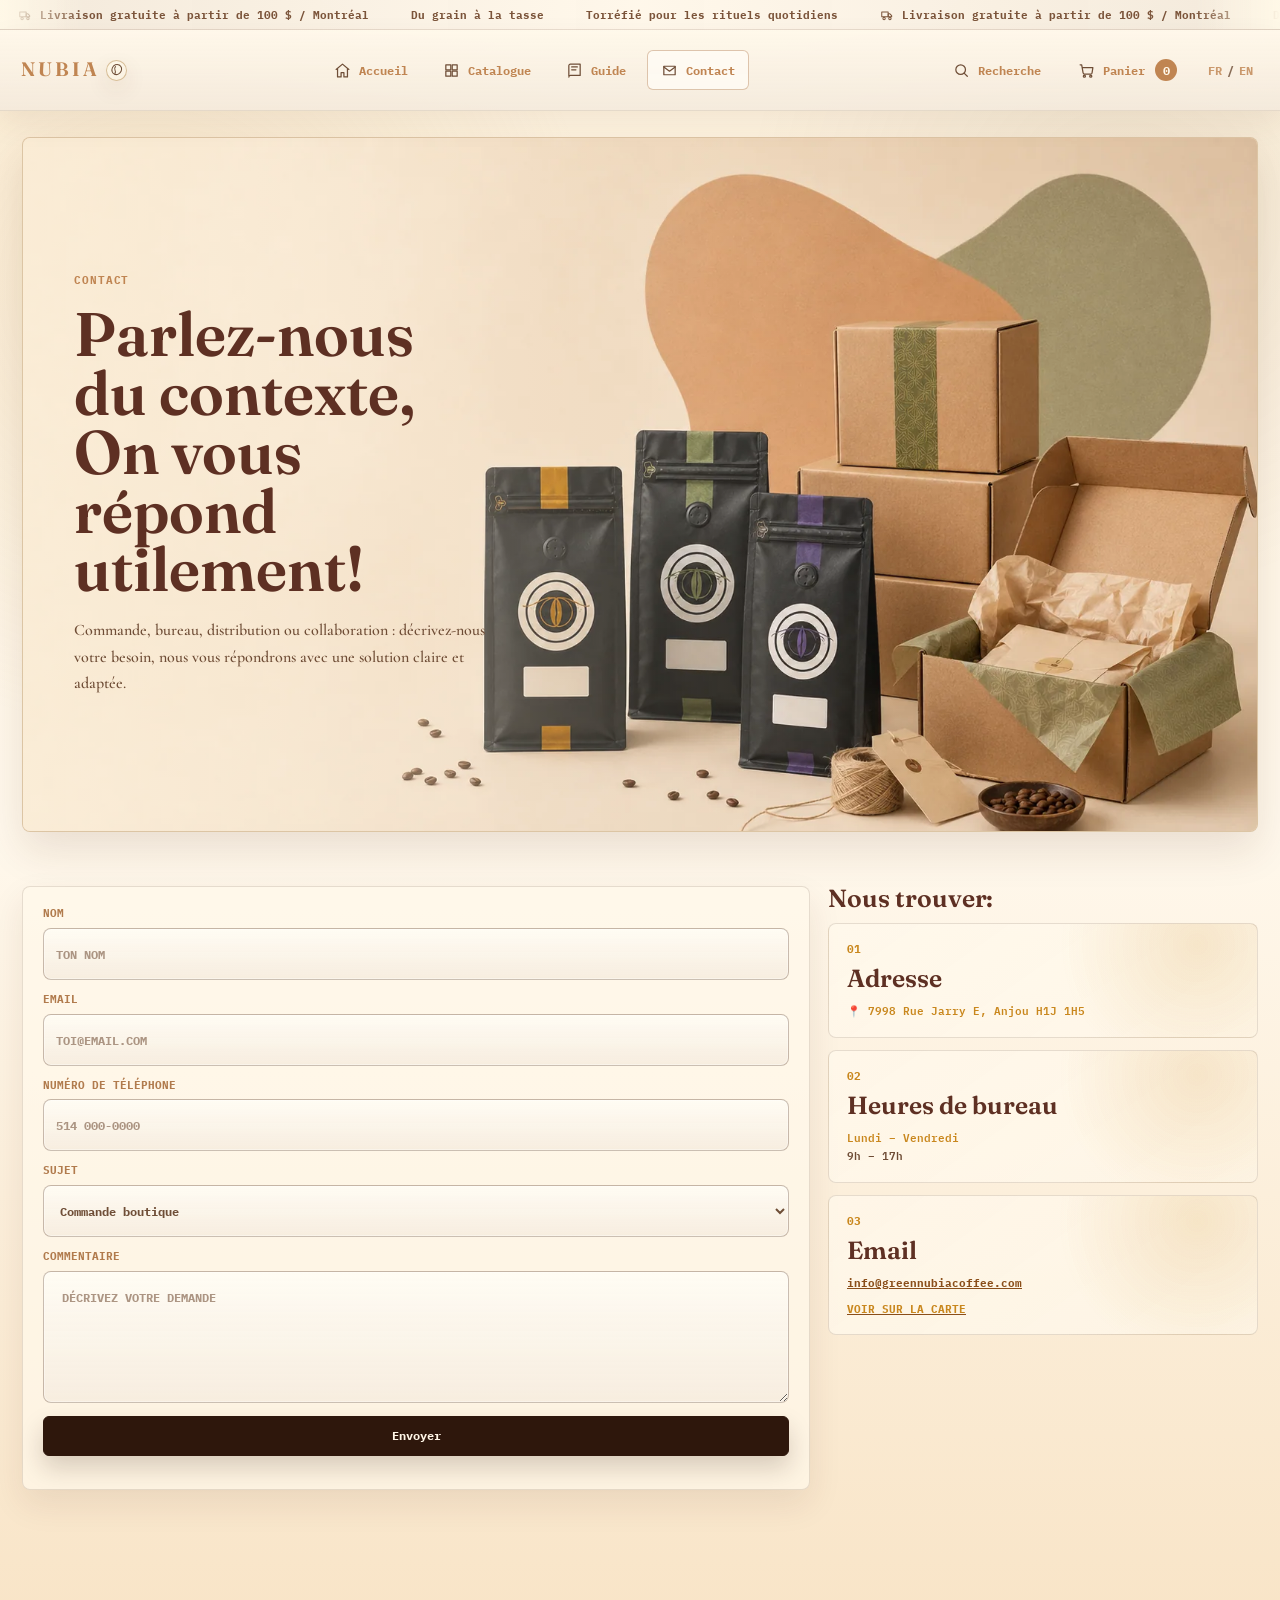
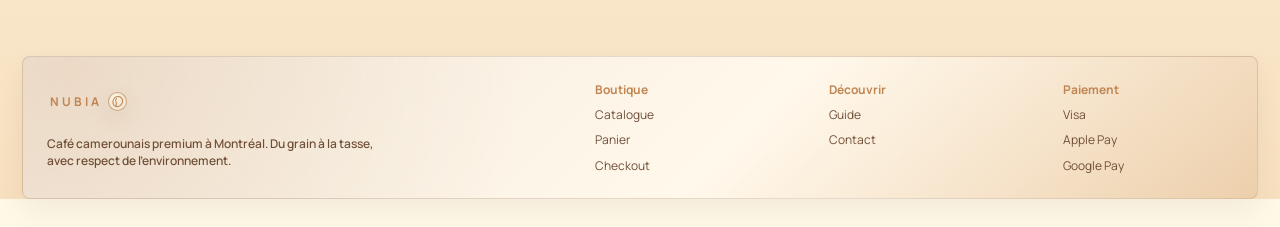
<file: pages/contact/index.html>
<!doctype html>
<html lang="fr">
  <head>
    <meta charset="UTF-8" />
    <meta name="viewport" content="width=device-width, initial-scale=1.0" />
    <title>Contact - Nubia</title>
    <meta name="description" content="Contact Nubia pour commandes, distribution et collaborations." />
    <link rel="icon" href="../../public/favicon.svg" type="image/svg+xml" />
    <link rel="preconnect" href="https://fonts.googleapis.com" />
    <link rel="preconnect" href="https://fonts.gstatic.com" crossorigin />
    <link href="https://fonts.googleapis.com/css2?family=Fraunces:opsz,wght@9..144,500;9..144,600&family=IBM+Plex+Mono:wght@400;500;600&family=Instrument+Serif:ital@0;1&family=Manrope:wght@400;500;600;700&display=swap" rel="stylesheet" />
    <link rel="stylesheet" href="../../src/nubia.css" />
    <link rel="stylesheet" href="../../src/nubia-da.css" />
  </head>
  <body class="page-store page-contact" data-route="contact" >
    <div class="ambient" aria-hidden="true">
      <canvas id="ambient-canvas"></canvas>
      <span class="ambient-grid"></span>
      <span class="ambient-aura"></span>
    </div>
    <div class="announcement" aria-label="Offre Nubia">
    <div class="announcement-track"><span><svg class="nav-icon" viewBox="0 0 24 24" aria-hidden="true" focusable="false"><path d="M3 7h11v8H3z" /><path d="M14 10h3l3 3v2h-6z" /><circle cx="7" cy="18" r="2" /><circle cx="17" cy="18" r="2" /></svg> <span data-i18n="announce-free-shipping" data-fr="Livraison gratuite à partir de 100 $ / Montréal" data-en="Free shipping over $100 / Montreal">Livraison gratuite à partir de 100 $ / Montréal</span></span><span><span data-i18n="announce-farm" data-fr="Du grain à la tasse" data-en="From the farm to the cup">Du grain à la tasse</span></span><span><span data-i18n="announce-ritual" data-fr="Torréfié pour les rituels quotidiens" data-en="Roasted for daily rituals">Torréfié pour les rituels quotidiens</span></span><span><svg class="nav-icon" viewBox="0 0 24 24" aria-hidden="true" focusable="false"><path d="M3 7h11v8H3z" /><path d="M14 10h3l3 3v2h-6z" /><circle cx="7" cy="18" r="2" /><circle cx="17" cy="18" r="2" /></svg> <span data-i18n="announce-free-shipping" data-fr="Livraison gratuite à partir de 100 $ / Montréal" data-en="Free shipping over $100 / Montreal">Livraison gratuite à partir de 100 $ / Montréal</span></span><span><span data-i18n="announce-farm" data-fr="Du grain à la tasse" data-en="From the farm to the cup">Du grain à la tasse</span></span><span><span data-i18n="announce-ritual" data-fr="Torréfié pour les rituels quotidiens" data-en="Roasted for daily rituals">Torréfié pour les rituels quotidiens</span></span><span><svg class="nav-icon" viewBox="0 0 24 24" aria-hidden="true" focusable="false"><path d="M3 7h11v8H3z" /><path d="M14 10h3l3 3v2h-6z" /><circle cx="7" cy="18" r="2" /><circle cx="17" cy="18" r="2" /></svg> <span data-i18n="announce-free-shipping" data-fr="Livraison gratuite à partir de 100 $ / Montréal" data-en="Free shipping over $100 / Montreal">Livraison gratuite à partir de 100 $ / Montréal</span></span><span><span data-i18n="announce-farm" data-fr="Du grain à la tasse" data-en="From the farm to the cup">Du grain à la tasse</span></span><span><span data-i18n="announce-ritual" data-fr="Torréfié pour les rituels quotidiens" data-en="Roasted for daily rituals">Torréfié pour les rituels quotidiens</span></span></div>
  </div>
  <header class="site-nav">
    <a class="brand" href="../../index.html" aria-label="Nubia accueil"><span class="brand-word" aria-hidden="true"><span>N</span><span>U</span><span>B</span><span>I</span><span>A</span></span><span class="brand-bean" aria-hidden="true"><svg class="nav-icon" viewBox="0 0 24 24" aria-hidden="true" focusable="false"><path d="M15.8 3.5c3.4 2.2 4.9 6.7 3.2 10.7-1.9 4.5-7 6.9-11.2 5.1-4.1-1.7-5.7-6.9-3.6-11.4 2-4.4 7.4-7.1 11.6-4.4Z" /><path d="M8.3 18.7c1.3-2.4 1.4-4.4.2-6.5-1.1-2-.8-4 .9-6.1" /></svg></span></a>
    <nav aria-label="Navigation principale">
      <a class="" href="../../index.html"><svg class="nav-icon" viewBox="0 0 24 24" aria-hidden="true" focusable="false"><path d="M3 10.5 12 3l9 7.5" /><path d="M5 9.5V21h5v-6h4v6h5V9.5" /></svg><span data-i18n="nav-home" data-fr="Accueil" data-en="Home">Accueil</span></a><a class="" href="../../collections/all/index.html"><svg class="nav-icon" viewBox="0 0 24 24" aria-hidden="true" focusable="false"><path d="M4 4h7v7H4z" /><path d="M13 4h7v7h-7z" /><path d="M4 13h7v7H4z" /><path d="M13 13h7v7h-7z" /></svg><span data-i18n="nav-catalogue" data-fr="Catalogue" data-en="Shop">Catalogue</span></a><a class="" href="../../pages/apprendre/index.html"><svg class="nav-icon" viewBox="0 0 24 24" aria-hidden="true" focusable="false"><path d="M4 19.5V5.2A2.2 2.2 0 0 1 6.2 3H20v16H6.2A2.2 2.2 0 0 0 4 21.2" /><path d="M8 7h8" /><path d="M8 11h6" /></svg><span data-i18n="nav-learn" data-fr="Guide" data-en="Guide">Guide</span></a><a class="active" href="../../pages/contact/index.html"><svg class="nav-icon" viewBox="0 0 24 24" aria-hidden="true" focusable="false"><path d="M4 6h16v12H4z" /><path d="m4 7 8 6 8-6" /></svg><span data-i18n="nav-contact" data-fr="Contact" data-en="Contact">Contact</span></a>
    </nav>
    <div class="nav-actions">
      <button type="button" class="icon-button" data-search-toggle aria-label="Recherche"><svg class="nav-icon" viewBox="0 0 24 24" aria-hidden="true" focusable="false"><circle cx="10.8" cy="10.8" r="6.8" /><path d="m16 16 4.2 4.2" /></svg><span data-i18n="nav-search" data-fr="Recherche" data-en="Search">Recherche</span></button>
      <button type="button" class="cart-button" data-cart-toggle aria-label="Panier"><svg class="nav-icon" viewBox="0 0 24 24" aria-hidden="true" focusable="false"><circle cx="9" cy="20" r="1.5" /><circle cx="18" cy="20" r="1.5" /><path d="M3 4h2.2l2 11.5a2 2 0 0 0 2 1.6h8.7a2 2 0 0 0 1.9-1.4L21 8H6.1" /></svg><span data-i18n="nav-cart" data-fr="Panier" data-en="Cart">Panier</span><strong data-cart-count>0</strong></button>
      <button type="button" class="lang-button" data-lang-toggle aria-label="Changer la langue"><span data-lang-current>FR</span><span class="lang-separator">/</span><span data-lang-next>EN</span></button>
    </div>
  </header><main class="da-site da-contact">
      <section class="da-contact-hero da-scene">
        <picture class="da-scene-picture">
    <source media="(max-width: 760px)" srcset="../../public/images/new-da-optimized/mobile-4-5/8.%20Contact%20%20B2B%20Section.webp" />
    <img src="../../public/images/new-da-optimized/desktop-16-9/8.%20Contact%20%20B2B%20Section.webp" alt="Contact et distribution Nubia" loading="eager" decoding="async" />
  </picture>
        <div class="da-scene-copy">
          <span class="da-label">Contact</span>
          <h1 class="da-contact-title-lines">
            <span data-i18n="da-contact-title-1" data-fr="Parlez‑nous" data-en="Tell us">Parlez‑nous</span>
            <span data-i18n="da-contact-title-2" data-fr="du contexte," data-en="the context,">du contexte,</span>
            <span data-i18n="da-contact-title-3" data-fr="On vous" data-en="and we will">On vous</span>
            <span data-i18n="da-contact-title-4" data-fr="répond" data-en="respond">répond</span>
            <span data-i18n="da-contact-title-5" data-fr="utilement!" data-en="usefully!">utilement!</span>
          </h1>
          <p data-i18n="da-contact-copy" data-fr="Commande, bureau, distribution ou collaboration : décrivez-nous votre besoin, nous vous répondrons avec une solution claire et adaptée." data-en="Order, office, distribution or collaboration: describe your needs and we will respond with a clear, tailored solution.">Commande, bureau, distribution ou collaboration : décrivez-nous votre besoin, nous vous répondrons avec une solution claire et adaptée.</p>
        </div>
      </section>
      <section class="da-contact-grid">
        <form class="contact-form da-form" name="contact" method="POST" data-netlify="true" data-ritual-form data-card>
          <input type="hidden" name="form-name" value="contact" />
          <label><span><span data-i18n="contact-name" data-fr="Nom" data-en="Name">Nom</span></span><input name="name" type="text" autocomplete="name" placeholder="Ton nom" /></label>
          <label><span>Email</span><input name="email" type="email" autocomplete="email" placeholder="toi@email.com" required /></label>
          <label><span><span data-i18n="contact-phone" data-fr="Numéro de téléphone" data-en="Phone number">Numéro de téléphone</span></span><input name="phone" type="tel" autocomplete="tel" placeholder="514 000-0000" /></label>
          <label><span><span data-i18n="contact-subject" data-fr="Sujet" data-en="Subject">Sujet</span></span><select name="mood"><option value="balanced" data-i18n="contact-option-order" data-fr="Commande boutique" data-en="Shop order">Commande boutique</option><option value="smooth" data-i18n="contact-option-distribution" data-fr="Distribution locale" data-en="Local distribution">Distribution locale</option><option value="strong" data-i18n="contact-option-brand" data-fr="Collaboration brand" data-en="Brand collaboration">Collaboration brand</option><option value="other" data-i18n="contact-option-other" data-fr="Autre" data-en="Other">Autre</option></select></label>
          <label><span><span data-i18n="contact-comment" data-fr="Commentaire" data-en="Comment">Commentaire</span></span><textarea name="comment" rows="5" placeholder="Décrivez votre demande"></textarea></label>
          <input name="method" type="hidden" value="contact" />
          <button class="btn primary" type="submit"><span data-i18n="contact-submit-new" data-fr="Envoyer" data-en="Send">Envoyer</span></button>
          <output data-finder-result></output>
        </form>
        <div class="da-contact-routes">
          <h2 class="da-contact-routes-title"><span data-i18n="contact-find-us" data-fr="Nous trouver:" data-en="Find us:">Nous trouver:</span></h2>
          <article><span>01</span><h2><span data-i18n="contact-address" data-fr="Adresse" data-en="Address">Adresse</span></h2><p><span class="da-contact-address-line">📍 7998 Rue Jarry E, Anjou H1J 1H5</span></p></article>
          <article><span>02</span><h2><span data-i18n="contact-hours" data-fr="Heures de bureau" data-en="Office hours">Heures de bureau</span></h2><p><span data-i18n="contact-weekdays" data-fr="Lundi – Vendredi" data-en="Monday – Friday">Lundi – Vendredi</span><br>9h – 17h</p></article>
          <article><span>03</span><h2>Email</h2><p><a href="mailto:info@greennubiacoffee.com">info@greennubiacoffee.com</a></p><a href="https://www.google.com/maps?q=7998+Rue+Jarry+E,+Anjou,+QC+H1J+1H5" target="_blank" rel="noreferrer"><span data-i18n="contact-map" data-fr="Voir sur la carte" data-en="View on map">Voir sur la carte</span></a></article>
        </div>
      </section>
    </main><aside class="cart-drawer" id="cart-drawer" aria-hidden="true">
    <div class="drawer-head">
      <div><span class="eyebrow"><span data-i18n="drawer-cart" data-fr="Panier" data-en="Cart">Panier</span></span><h2><span data-i18n="drawer-title" data-fr="Sélection Nubia" data-en="Nubia selection">Sélection Nubia</span></h2></div>
      <button type="button" class="round-button" data-cart-close aria-label="Fermer">x</button>
    </div>
    <div class="cart-lines" data-cart-lines></div>
    <div class="cart-total"><span><span data-i18n="drawer-total" data-fr="Total estimé" data-en="Estimated total">Total estimé</span></span><strong data-cart-total>$0.00 CAD</strong></div>
    <a class="btn primary full" href="../../cart/index.html"><span data-i18n="drawer-review-cart" data-fr="Voir le panier" data-en="Review cart">Voir le panier</span></a>
    <a class="btn ghost full" href="../../checkout/index.html"><span data-i18n="drawer-checkout" data-fr="Passer au checkout" data-en="Go to checkout">Passer au checkout</span></a>
  </aside><section class="search-overlay" id="search-overlay" aria-hidden="true">
    <div class="search-panel">
      <div class="drawer-head">
        <div><span class="eyebrow">Finder</span><h2>Quel rituel tu veux?</h2></div>
        <button type="button" class="round-button" data-search-close aria-label="Fermer">x</button>
      </div>
      <input type="search" data-search-input placeholder="espresso, latte, cacao, smooth..." />
      <div class="search-results" data-search-results></div>
    </div>
  </section><section class="bulk-modal" id="bulk-modal" aria-hidden="true">
    <div class="bulk-panel">
      <div class="drawer-head">
        <div><span class="eyebrow">Calcul pro</span><h2 data-bulk-title>Nubia</h2><p data-bulk-sub>Commande professionnelle locale.</p></div>
        <button type="button" class="round-button" data-bulk-close aria-label="Fermer">x</button>
      </div>
      <div class="bulk-tabs">
        <button class="active" type="button" data-bulk-qty="10">10 kg</button>
        <button type="button" data-bulk-qty="20">20 kg</button>
        <button type="button" data-bulk-qty="50">50 kg</button>
      </div>
      <label class="bulk-custom"><span>Kg personnalisé</span><input type="number" min="1" data-bulk-custom placeholder="35" /></label>
      <div class="bulk-table" data-bulk-results></div>
      <p class="bulk-note" data-bulk-note></p>
    </div>
  </section><footer class="site-footer da-footer">
    <div><a class="brand" href="../../index.html" aria-label="Nubia accueil"><span class="brand-word" aria-hidden="true"><span>N</span><span>U</span><span>B</span><span>I</span><span>A</span></span><span class="brand-bean" aria-hidden="true"><svg class="nav-icon" viewBox="0 0 24 24" aria-hidden="true" focusable="false"><path d="M15.8 3.5c3.4 2.2 4.9 6.7 3.2 10.7-1.9 4.5-7 6.9-11.2 5.1-4.1-1.7-5.7-6.9-3.6-11.4 2-4.4 7.4-7.1 11.6-4.4Z" /><path d="M8.3 18.7c1.3-2.4 1.4-4.4.2-6.5-1.1-2-.8-4 .9-6.1" /></svg></span></a><p><span data-i18n="da-footer-copy" data-fr="Café camerounais premium à Montréal. Du grain à la tasse, avec respect de l'environnement." data-en="Premium Cameroonian coffee in Montreal. From the farm to the cup, with respect for the environment.">Café camerounais premium à Montréal. Du grain à la tasse, avec respect de l'environnement.</span></p></div>
    <nav><strong><span data-i18n="footer-shop-title" data-fr="Boutique" data-en="Shop">Boutique</span></strong><a href="../../collections/all/index.html"><span data-i18n="footer-catalogue" data-fr="Catalogue" data-en="Catalog">Catalogue</span></a><a href="../../cart/index.html"><span data-i18n="footer-cart" data-fr="Panier" data-en="Cart">Panier</span></a><a href="../../checkout/index.html">Checkout</a></nav>
    <nav><strong><span data-i18n="footer-discover-title" data-fr="Découvrir" data-en="Discover">Découvrir</span></strong><a href="../../pages/apprendre/index.html">Guide</a><a href="../../pages/contact/index.html">Contact</a></nav>
    <nav><strong><span data-i18n="footer-payment-title" data-fr="Paiement" data-en="Payment">Paiement</span></strong><span>Visa</span><span>Apple Pay</span><span>Google Pay</span></nav>
  </footer>
    <div class="scroll-progress" aria-hidden="true"></div>
    <script>window.__NUBIA_EXPORT__ = true;window.__NUBIA_BOOTSTRAP__ = {"products":[{"slug":"onyx","name":"Onyx","label":"Profond / crémeux","price":"$15.75 CAD","status":"Profil signature","accent":"#9b5cff","soft":"rgba(155, 92, 255, 0.22)","image":"../../public/images/product-images/onyx/onyx-01.png","tile":"../../public/images/product-images/onyx/onyx-01.png","gallery":["../../public/images/product-images/onyx/onyx-01.png","../../public/images/product-images/onyx/onyx-02.png","../../public/images/product-images/onyx/onyx-03.png","../../public/images/product-images/onyx/onyx-04.png","../../public/images/product-images/onyx/onyx-05.png"],"origin":"Cameroun","region":"West Africa","roast":"Dark roast","process":"Washed","altitude":"1100-1600 MASL","harvest":"Nov-Feb","blend":"30% Robusta","ritual":"Heavy body","tagline":"Deep, bold, creamy.","description":"Pour ceux qui veulent un café profond, crémeux, avec une vraie présence en lait.","notes":["Dark chocolate","Roasted nuts","Black currant","Caramel","Spice"],"methods":["Espresso","Cappuccino","Latte","Mocha"],"brew":{"temp":"92 C","ratio":"1:2.1","time":"25-28s"},"scores":{"body":8.8,"acidity":6.2,"crema":8,"sweetness":7.4,"balance":8},"story":"Onyx est le profil signature pour un café intense mais enveloppant. Il garde une texture riche, une crema rassurante et une finale qui fonctionne autant en espresso qu'en lait.","visual":{"tile":"../../public/images/new-da-optimized/product%20titles/onyx.webp","desktop":"../../public/images/new-da-optimized/desktop-16-9/5.%20Product%20Page%20Hero%20Template-onyx.webp","mobile":"../../public/images/new-da-optimized/mobile-4-5/5.%20Product%20Page%20Hero%20Template-onyx.webp","tone":"violet"},"heroDesktop":"../../public/images/new-da-optimized/desktop-16-9/5.%20Product%20Page%20Hero%20Template-onyx.webp","heroMobile":"../../public/images/new-da-optimized/mobile-4-5/5.%20Product%20Page%20Hero%20Template-onyx.webp","copy":{"ritual":"Profond et crémeux","ritualEn":"Deep and creamy","promise":"Pour espresso, lait, crema dense et finale cacao qui reste.","promiseEn":"For espresso, milk drinks, dense crema and a cacao finish that lingers.","oneLine":"Le profil signature quand tu veux du poids sans agressivité.","oneLineEn":"The signature profile when you want weight without harshness."}},{"slug":"cameroun","name":"Cameroun","label":"Rond / smooth","price":"$14.99 CAD","status":"Profil origine","accent":"#7cc94a","soft":"rgba(124, 201, 74, 0.2)","image":"../../public/images/product-images/cameroun/cameroun-01.png","tile":"../../public/images/product-images/cameroun/cameroun-01.png","gallery":["../../public/images/product-images/cameroun/cameroun-01.png","../../public/images/product-images/cameroun/cameroun-02.png","../../public/images/product-images/cameroun/cameroun-03.png","../../public/images/product-images/cameroun/cameroun-04.png","../../public/images/product-images/cameroun/cameroun-05.png"],"origin":"Cameroun","region":"West Region","roast":"Medium-dark","process":"Washed","altitude":"1100-1600 MASL","harvest":"Nov-Feb","blend":"Mountain grown","ritual":"Smooth milk drinks","tagline":"Full body. Low acidity.","description":"Le profil le plus smooth pour les rituels quotidiens: rond, accessible, mais premium.","notes":["Roasted nuts","Cacao","Milk drinks","Caramel","Spice"],"methods":["Latte","Cappuccino","Flat white","Filter"],"brew":{"temp":"92 C","ratio":"1:2.2","time":"26-30s"},"scores":{"body":9.1,"acidity":3.2,"crema":8.6,"sweetness":6.8,"balance":8.4},"story":"Cameroun met l'origine au centre. C'est le profil qui donne à Nubia son ancrage: une tasse ronde, douce, basse en acidité, facile à aimer mais clairement premium.","visual":{"tile":"../../public/images/new-da-optimized/product%20titles/cameroun.webp","desktop":"../../public/images/new-da-optimized/desktop-16-9/5.%20Product%20Page%20Hero%20Template%3Dcameroun.webp","mobile":"../../public/images/new-da-optimized/mobile-4-5/5.%20Product%20Page%20Hero%20Template-cameroun.webp","tone":"sage"},"heroDesktop":"../../public/images/new-da-optimized/desktop-16-9/5.%20Product%20Page%20Hero%20Template%3Dcameroun.webp","heroMobile":"../../public/images/new-da-optimized/mobile-4-5/5.%20Product%20Page%20Hero%20Template-cameroun.webp","copy":{"ritual":"Rond et quotidien","ritualEn":"Round and everyday","promise":"Pour une tasse simple, ronde et fidèle, avec assez d'origine pour rester intéressante.","promiseEn":"For a simple, round and reliable cup, with enough origin character to stay interesting.","oneLine":"Le point d'ancrage de Nubia: quotidien, solide, jamais plat.","oneLineEn":"Nubia's anchor profile: everyday, solid, never flat."}},{"slug":"titan","name":"Titan","label":"Dense / cacao","price":"$17.40 CAD","status":"Profil puissant","accent":"#d87918","soft":"rgba(216, 121, 24, 0.2)","image":"../../public/images/product-images/titan/titan-01.png","tile":"../../public/images/product-images/titan/titan-01.png","gallery":["../../public/images/product-images/titan/titan-01.png","../../public/images/product-images/titan/titan-02.png","../../public/images/product-images/titan/titan-03.png","../../public/images/product-images/titan/titan-04.png","../../public/images/product-images/titan/titan-05.png"],"origin":"Multi-origin","region":"South America / Africa / Asia","roast":"Dark roast","process":"Washed","altitude":"1200-1800 MASL","harvest":"Nov-Feb","blend":"Power blend","ritual":"Full body","tagline":"Cacao, dark choco, nuts.","description":"Un dark roast puissant, dense, construit pour l'espresso et les methodes qui demandent du corps.","notes":["Dark chocolate","Cacao nibs","Roasted nuts","Burnt caramel"],"methods":["Espresso","Moka pot","French press","Cold brew"],"brew":{"temp":"93 C","ratio":"1:2.2","time":"28-32s"},"scores":{"body":9.2,"acidity":2.8,"crema":8.7,"sweetness":6.6,"balance":8.8},"story":"Titan est construit comme un moteur: dense, stable, rassurant. Il donne au client l'impression d'un cafe qui ne flanche pas, avec une presence cacao tres nette.","visual":{"tile":"../../public/images/new-da-optimized/product%20titles/titan.webp","desktop":"../../public/images/new-da-optimized/desktop-16-9/5.%20Product%20Page%20Hero%20Template-titan.webp","mobile":"../../public/images/new-da-optimized/mobile-4-5/5.%20Product%20Page%20Hero%20Template-titan.webp","tone":"copper"},"heroDesktop":"../../public/images/new-da-optimized/desktop-16-9/5.%20Product%20Page%20Hero%20Template-titan.webp","heroMobile":"../../public/images/new-da-optimized/mobile-4-5/5.%20Product%20Page%20Hero%20Template-titan.webp","copy":{"ritual":"Dense et cacao","ritualEn":"Dense and cacao","promise":"Pour ceux qui aiment une tasse robuste, rassurante, presque dessert.","promiseEn":"For people who like a robust, reassuring cup with a near-dessert finish.","oneLine":"Un profil construit pour tenir tête au lait, au sucre et aux longues journées.","oneLineEn":"A profile built to stand up to milk, sugar and long days."}},{"slug":"vulcan","name":"Vulcan","label":"Intense / épicé","price":"$17.90 CAD","status":"Profil intense","accent":"#e63129","soft":"rgba(230, 49, 41, 0.2)","image":"../../public/images/product-images/vulcan/vulcan-01.png","tile":"../../public/images/product-images/vulcan/vulcan-01.png","gallery":["../../public/images/product-images/vulcan/vulcan-01.png","../../public/images/product-images/vulcan/vulcan-02.png","../../public/images/product-images/vulcan/vulcan-03.png","../../public/images/product-images/vulcan/vulcan-04.png","../../public/images/product-images/vulcan/vulcan-05.png"],"origin":"West Africa","region":"Highland belt","roast":"Dark roast","process":"Washed","altitude":"1200-1800 MASL","harvest":"Nov-Feb","blend":"Most intense","ritual":"Maximum intensity","tagline":"Dark, intense, spiced.","description":"Le module le plus intense: cacao, dark choco, spices, crema dense et finish assumée.","notes":["Cacao","Dark chocolate","Baking spice","Molasses","Smoked wood"],"methods":["Espresso","Moka pot","French press","Cappuccino"],"brew":{"temp":"94 C","ratio":"1:2.0","time":"29-33s"},"scores":{"body":9.5,"acidity":2.4,"crema":8.9,"sweetness":6.2,"balance":7.8},"story":"Vulcan est le profil qui vend le frisson. Il doit sentir la chaleur, la pression, la densité. C'est le café pour ceux qui veulent que leur espresso ait du poids.","visual":{"tile":"../../public/images/new-da-optimized/product%20titles/vulcan.webp","desktop":"../../public/images/new-da-optimized/desktop-16-9/5.%20Product%20Page%20Hero%20Template-vulcan.webp","mobile":"../../public/images/new-da-optimized/mobile-4-5/5.%20Product%20Page%20Hero%20Template-vulcan.webp","tone":"red"},"heroDesktop":"../../public/images/new-da-optimized/desktop-16-9/5.%20Product%20Page%20Hero%20Template-vulcan.webp","heroMobile":"../../public/images/new-da-optimized/mobile-4-5/5.%20Product%20Page%20Hero%20Template-vulcan.webp","copy":{"ritual":"Intense et chaud","ritualEn":"Intense and warm","promise":"Pour les espressos qui doivent avoir du caractère, de la chaleur et une vraie finale.","promiseEn":"For espressos that need character, warmth and a real finish.","oneLine":"La version plus assumée: chaude, directe, mémorable.","oneLineEn":"The more assertive version: warm, direct, memorable."}},{"slug":"aurora","name":"Aurora","label":"Doux / raffiné","price":"$15.75 CAD","status":"Profil arabica","accent":"#d6a950","soft":"rgba(214, 169, 80, 0.2)","image":"../../public/images/product-images/aurora/aurora-01.png","tile":"../../public/images/product-images/aurora/aurora-01.png","gallery":["../../public/images/product-images/aurora/aurora-01.png","../../public/images/product-images/aurora/aurora-02.png","../../public/images/product-images/aurora/aurora-03.png","../../public/images/product-images/aurora/aurora-04.png","../../public/images/product-images/aurora/aurora-05.png"],"origin":"Selected Arabica","region":"High altitude","roast":"Medium-dark","process":"Washed","altitude":"1200-1800 MASL","harvest":"Nov-Feb","blend":"100% Arabica","ritual":"Refined sweetness","tagline":"Sweet, smooth, refined.","description":"Un profil plus doux et lumineux: milk chocolate, fruits rouges, miel, equilibre et finesse.","notes":["Milk chocolate","Red fruits","Honey","Roasted almonds","Brown sugar"],"methods":["Espresso","Pour-over","Filter","Latte"],"brew":{"temp":"92 C","ratio":"1:2.4","time":"26-30s"},"scores":{"body":8.3,"acidity":5.6,"crema":8.1,"sweetness":8.7,"balance":8.6},"story":"Aurora apporte la lumière dans l'univers Nubia. Il garde le côté premium, mais ouvre une expérience plus douce, plus accessible, plus élégante.","visual":{"tile":"../../public/images/new-da-optimized/product%20titles/aurora.webp","desktop":"../../public/images/new-da-optimized/desktop-16-9/5.%20Product%20Page%20Hero%20Template-aurora.webp","mobile":"../../public/images/new-da-optimized/mobile-4-5/5.%20Product%20Page%20Hero%20Template-aurora.webp","tone":"gold"},"heroDesktop":"../../public/images/new-da-optimized/desktop-16-9/5.%20Product%20Page%20Hero%20Template-aurora.webp","heroMobile":"../../public/images/new-da-optimized/mobile-4-5/5.%20Product%20Page%20Hero%20Template-aurora.webp","copy":{"ritual":"Doux et lumineux","ritualEn":"Soft and luminous","promise":"Pour les matins doux, les lattes lumineux et les tasses qui commencent sans effort.","promiseEn":"For soft mornings, luminous lattes and cups that start without effort.","oneLine":"Le profil le plus accessible: clair, doux, rassurant.","oneLineEn":"The most approachable profile: clear, soft and reassuring."}},{"slug":"atlas","name":"Atlas","label":"Équilibre / quotidien","price":"$15.40 CAD","status":"Profil equilibre","accent":"#2e86ff","soft":"rgba(46, 134, 255, 0.21)","image":"../../public/images/product-images/atlas/atlas-01.png","tile":"../../public/images/product-images/atlas/atlas-01.png","gallery":["../../public/images/product-images/atlas/atlas-01.png","../../public/images/product-images/atlas/atlas-02.png","../../public/images/product-images/atlas/atlas-03.png","../../public/images/product-images/atlas/atlas-04.png","../../public/images/product-images/atlas/atlas-05.png"],"origin":"Premium Arabica","region":"Signature selection","roast":"Medium roast","process":"Washed","altitude":"1200-1800 MASL","harvest":"Nov-Feb","blend":"100% Arabica","ritual":"Balanced everyday cup","tagline":"Balanced, full-bodied, dependable.","description":"Le point d'entrée signature: full body, structure équilibrée, caramel, choco et amandes grillées.","notes":["Caramel","Dark chocolate","Roasted almonds","Brown sugar","Toasted grains"],"methods":["Espresso","Pour-over","Filter","Latte"],"brew":{"temp":"92 C","ratio":"1:2.4","time":"26-30s"},"scores":{"body":8.7,"acidity":4.8,"crema":8.2,"sweetness":8,"balance":9},"story":"Atlas est le profil qui porte la collection. Il est assez riche pour vendre la qualité, assez balancé pour devenir le café quotidien.","visual":{"tile":"../../public/images/new-da-optimized/product%20titles/atlas.webp","desktop":"../../public/images/new-da-optimized/desktop-16-9/5.%20Product%20Page%20Hero%20Template-atlas.webp","mobile":"../../public/images/new-da-optimized/mobile-4-5/5.%20Product%20Page%20Hero%20Template-atlas.webp","tone":"blue"},"heroDesktop":"../../public/images/new-da-optimized/desktop-16-9/5.%20Product%20Page%20Hero%20Template-atlas.webp","heroMobile":"../../public/images/new-da-optimized/mobile-4-5/5.%20Product%20Page%20Hero%20Template-atlas.webp","copy":{"ritual":"Équilibre de tous les jours","ritualEn":"Everyday balance","promise":"Pour une tasse stable, élégante, facile à recommander et difficile à regretter.","promiseEn":"For a stable, elegant cup that is easy to recommend and hard to regret.","oneLine":"Le sac qui porte la routine sans devenir banal.","oneLineEn":"The bag that carries the routine without becoming ordinary."}}]};window.__NUBIA_PATH_PREFIX__ = "../../";window.__NUBIA_SITE_ORIGIN__ = "";</script>
    <script type="module" src="../../src/nubia.js"></script>
    
  </body>
</html>
</file>
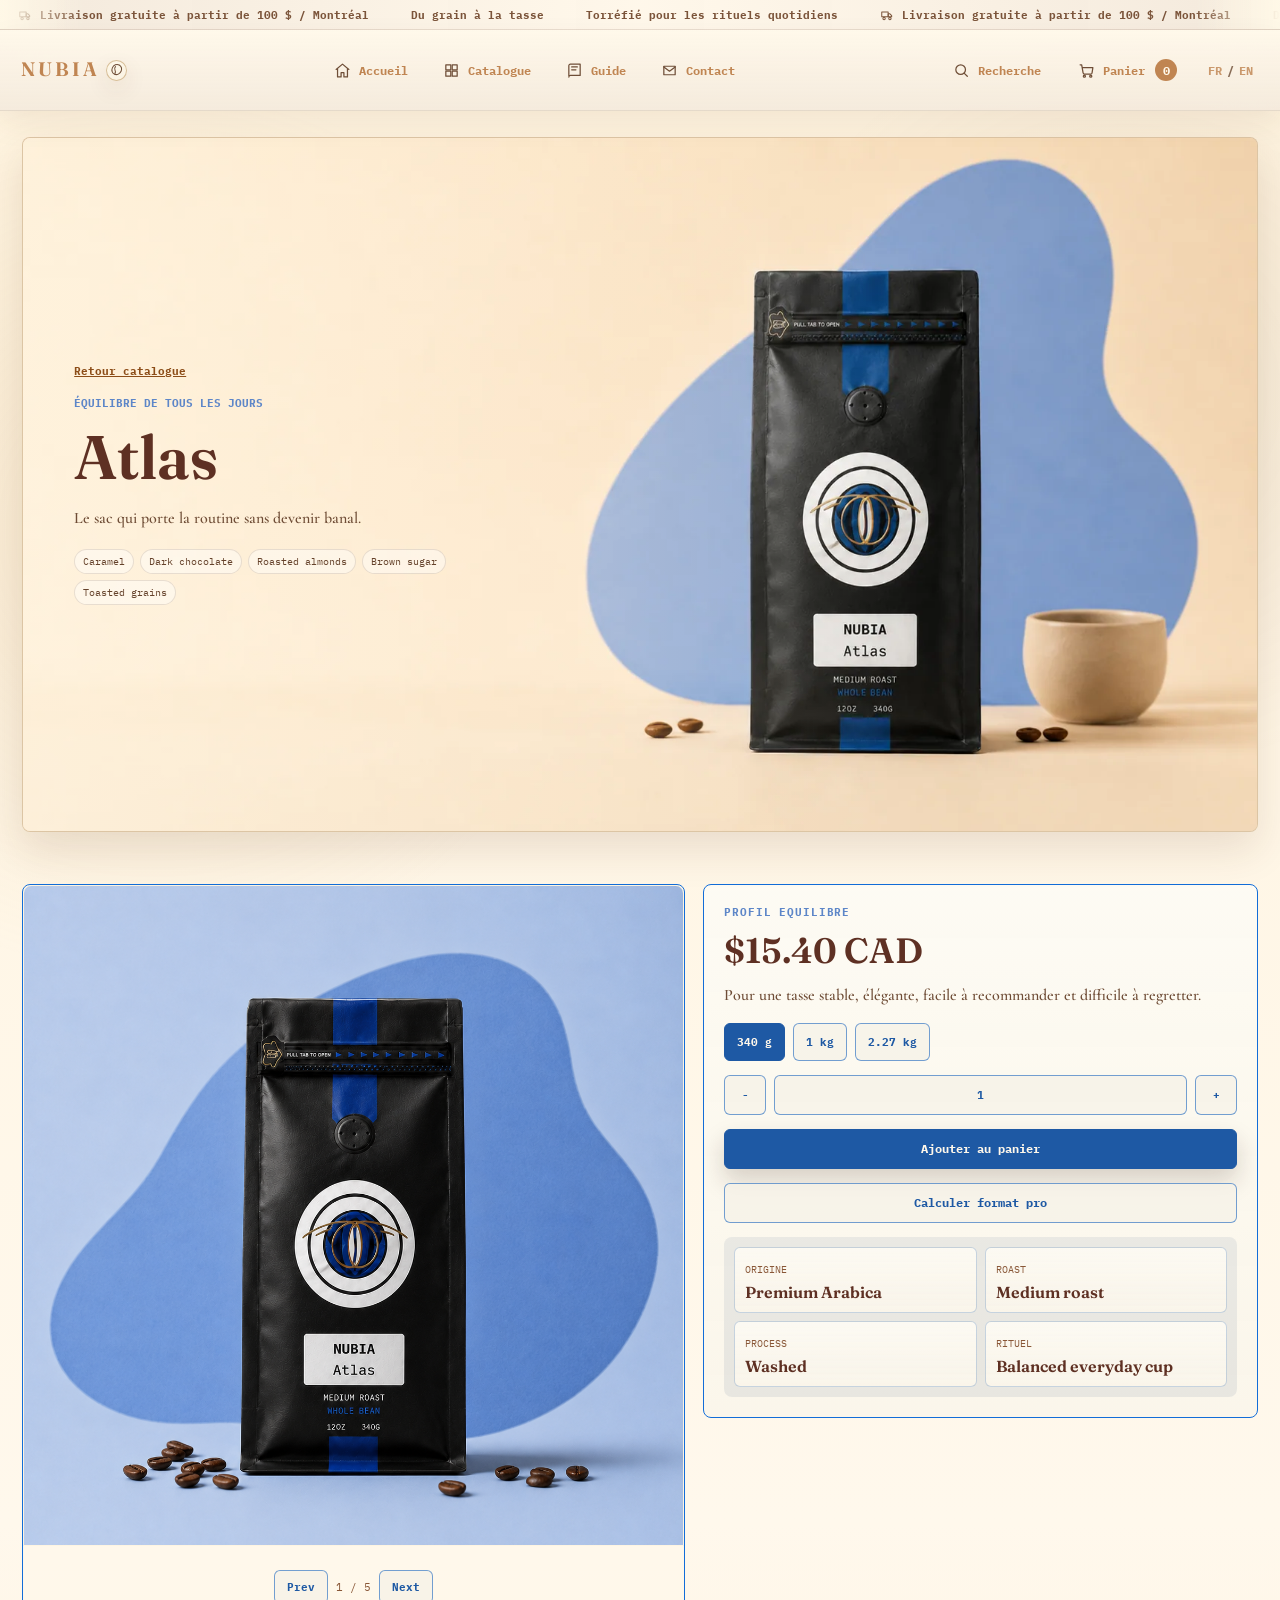
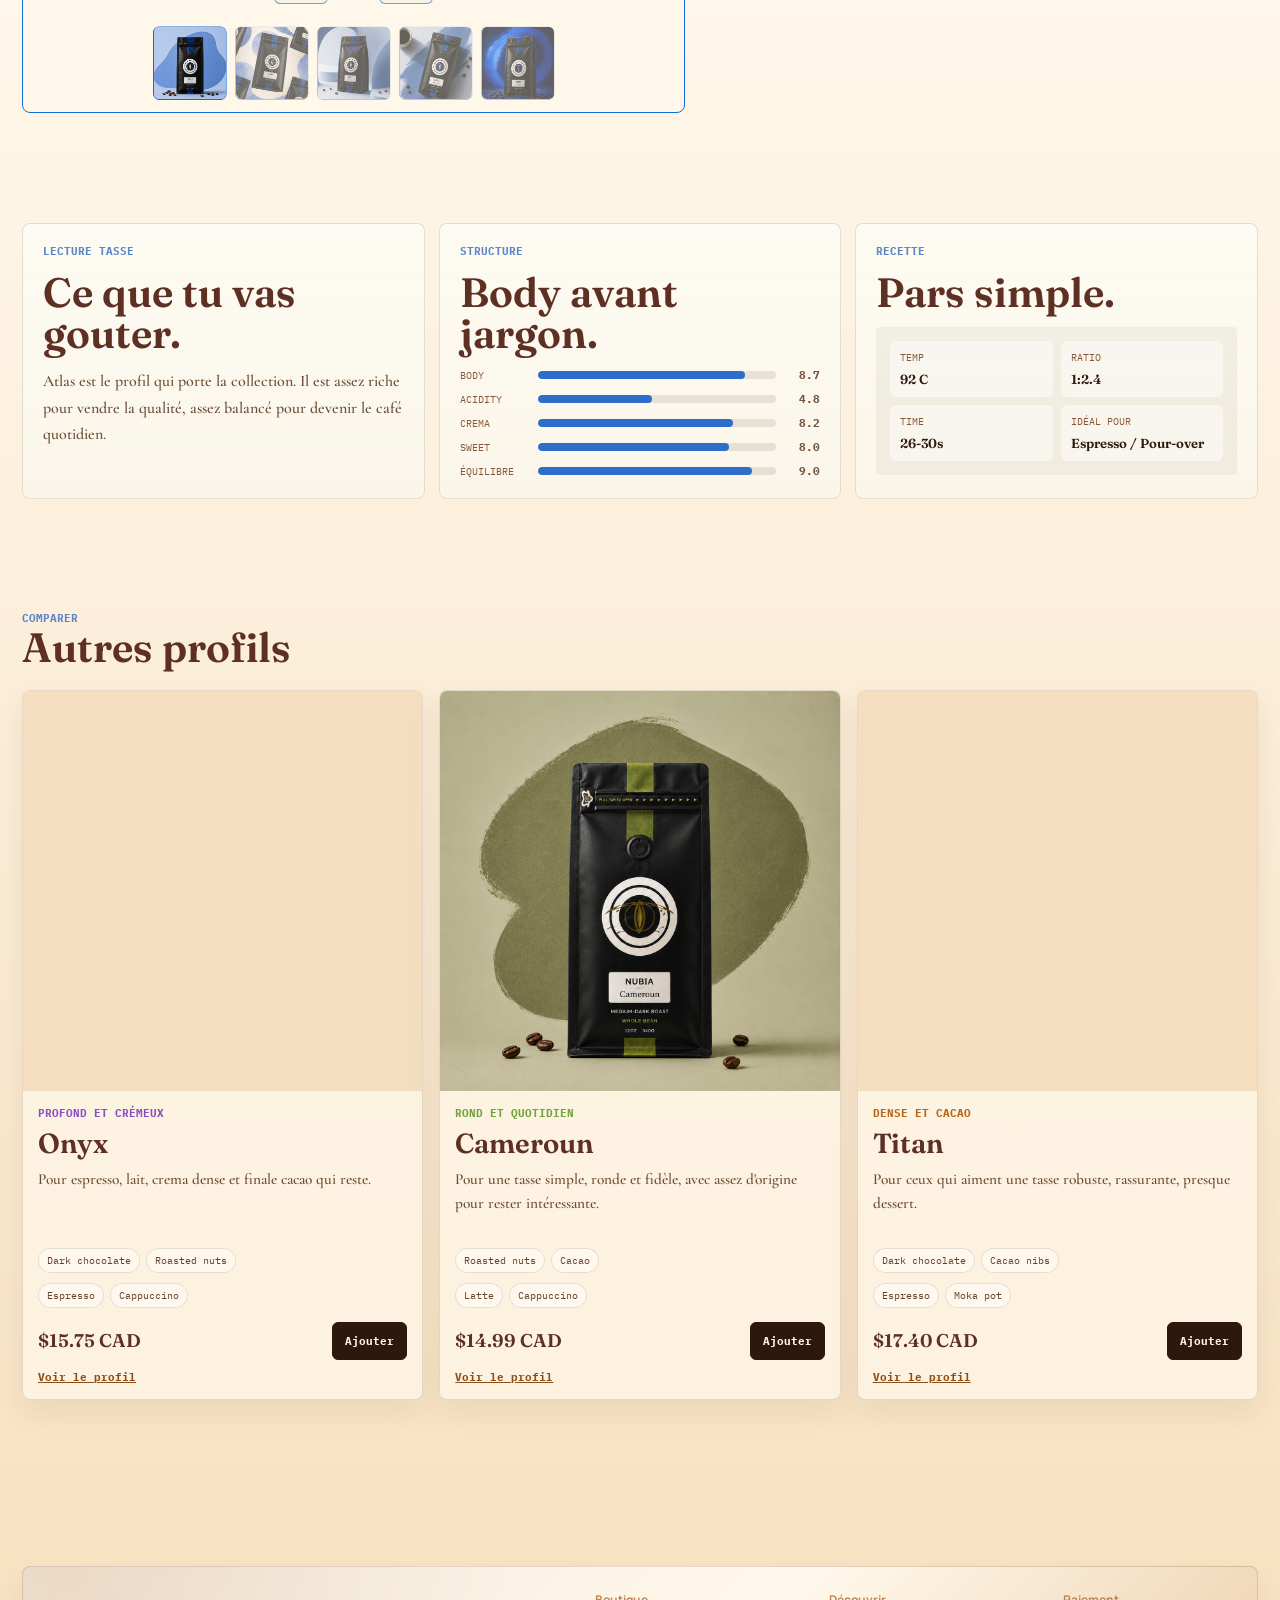
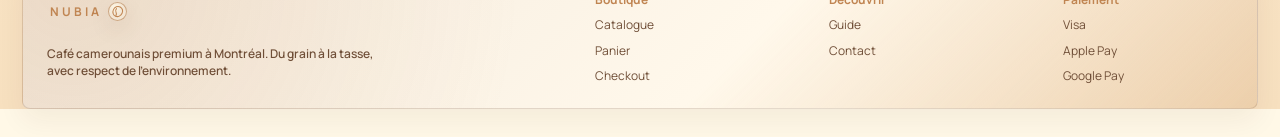
<file: products/atlas/index.html>
<!doctype html>
<html lang="fr">
  <head>
    <meta charset="UTF-8" />
    <meta name="viewport" content="width=device-width, initial-scale=1.0" />
    <title>Atlas - Nubia</title>
    <meta name="description" content="Le point d'entrée signature: full body, structure équilibrée, caramel, choco et amandes grillées." />
    <link rel="icon" href="../../public/favicon.svg" type="image/svg+xml" />
    <link rel="preconnect" href="https://fonts.googleapis.com" />
    <link rel="preconnect" href="https://fonts.gstatic.com" crossorigin />
    <link href="https://fonts.googleapis.com/css2?family=Fraunces:opsz,wght@9..144,500;9..144,600&family=IBM+Plex+Mono:wght@400;500;600&family=Instrument+Serif:ital@0;1&family=Manrope:wght@400;500;600;700&display=swap" rel="stylesheet" />
    <link rel="stylesheet" href="../../src/nubia.css" />
    <link rel="stylesheet" href="../../src/nubia-da.css" />
  </head>
  <body class="page-store page-product" data-route="product" data-product-slug="atlas">
    <div class="ambient" aria-hidden="true">
      <canvas id="ambient-canvas"></canvas>
      <span class="ambient-grid"></span>
      <span class="ambient-aura"></span>
    </div>
    <div class="announcement" aria-label="Offre Nubia">
    <div class="announcement-track"><span><svg class="nav-icon" viewBox="0 0 24 24" aria-hidden="true" focusable="false"><path d="M3 7h11v8H3z" /><path d="M14 10h3l3 3v2h-6z" /><circle cx="7" cy="18" r="2" /><circle cx="17" cy="18" r="2" /></svg> <span data-i18n="announce-free-shipping" data-fr="Livraison gratuite à partir de 100 $ / Montréal" data-en="Free shipping over $100 / Montreal">Livraison gratuite à partir de 100 $ / Montréal</span></span><span><span data-i18n="announce-farm" data-fr="Du grain à la tasse" data-en="From the farm to the cup">Du grain à la tasse</span></span><span><span data-i18n="announce-ritual" data-fr="Torréfié pour les rituels quotidiens" data-en="Roasted for daily rituals">Torréfié pour les rituels quotidiens</span></span><span><svg class="nav-icon" viewBox="0 0 24 24" aria-hidden="true" focusable="false"><path d="M3 7h11v8H3z" /><path d="M14 10h3l3 3v2h-6z" /><circle cx="7" cy="18" r="2" /><circle cx="17" cy="18" r="2" /></svg> <span data-i18n="announce-free-shipping" data-fr="Livraison gratuite à partir de 100 $ / Montréal" data-en="Free shipping over $100 / Montreal">Livraison gratuite à partir de 100 $ / Montréal</span></span><span><span data-i18n="announce-farm" data-fr="Du grain à la tasse" data-en="From the farm to the cup">Du grain à la tasse</span></span><span><span data-i18n="announce-ritual" data-fr="Torréfié pour les rituels quotidiens" data-en="Roasted for daily rituals">Torréfié pour les rituels quotidiens</span></span><span><svg class="nav-icon" viewBox="0 0 24 24" aria-hidden="true" focusable="false"><path d="M3 7h11v8H3z" /><path d="M14 10h3l3 3v2h-6z" /><circle cx="7" cy="18" r="2" /><circle cx="17" cy="18" r="2" /></svg> <span data-i18n="announce-free-shipping" data-fr="Livraison gratuite à partir de 100 $ / Montréal" data-en="Free shipping over $100 / Montreal">Livraison gratuite à partir de 100 $ / Montréal</span></span><span><span data-i18n="announce-farm" data-fr="Du grain à la tasse" data-en="From the farm to the cup">Du grain à la tasse</span></span><span><span data-i18n="announce-ritual" data-fr="Torréfié pour les rituels quotidiens" data-en="Roasted for daily rituals">Torréfié pour les rituels quotidiens</span></span></div>
  </div>
  <header class="site-nav">
    <a class="brand" href="../../index.html" aria-label="Nubia accueil"><span class="brand-word" aria-hidden="true"><span>N</span><span>U</span><span>B</span><span>I</span><span>A</span></span><span class="brand-bean" aria-hidden="true"><svg class="nav-icon" viewBox="0 0 24 24" aria-hidden="true" focusable="false"><path d="M15.8 3.5c3.4 2.2 4.9 6.7 3.2 10.7-1.9 4.5-7 6.9-11.2 5.1-4.1-1.7-5.7-6.9-3.6-11.4 2-4.4 7.4-7.1 11.6-4.4Z" /><path d="M8.3 18.7c1.3-2.4 1.4-4.4.2-6.5-1.1-2-.8-4 .9-6.1" /></svg></span></a>
    <nav aria-label="Navigation principale">
      <a class="" href="../../index.html"><svg class="nav-icon" viewBox="0 0 24 24" aria-hidden="true" focusable="false"><path d="M3 10.5 12 3l9 7.5" /><path d="M5 9.5V21h5v-6h4v6h5V9.5" /></svg><span data-i18n="nav-home" data-fr="Accueil" data-en="Home">Accueil</span></a><a class="" href="../../collections/all/index.html"><svg class="nav-icon" viewBox="0 0 24 24" aria-hidden="true" focusable="false"><path d="M4 4h7v7H4z" /><path d="M13 4h7v7h-7z" /><path d="M4 13h7v7H4z" /><path d="M13 13h7v7h-7z" /></svg><span data-i18n="nav-catalogue" data-fr="Catalogue" data-en="Shop">Catalogue</span></a><a class="" href="../../pages/apprendre/index.html"><svg class="nav-icon" viewBox="0 0 24 24" aria-hidden="true" focusable="false"><path d="M4 19.5V5.2A2.2 2.2 0 0 1 6.2 3H20v16H6.2A2.2 2.2 0 0 0 4 21.2" /><path d="M8 7h8" /><path d="M8 11h6" /></svg><span data-i18n="nav-learn" data-fr="Guide" data-en="Guide">Guide</span></a><a class="" href="../../pages/contact/index.html"><svg class="nav-icon" viewBox="0 0 24 24" aria-hidden="true" focusable="false"><path d="M4 6h16v12H4z" /><path d="m4 7 8 6 8-6" /></svg><span data-i18n="nav-contact" data-fr="Contact" data-en="Contact">Contact</span></a>
    </nav>
    <div class="nav-actions">
      <button type="button" class="icon-button" data-search-toggle aria-label="Recherche"><svg class="nav-icon" viewBox="0 0 24 24" aria-hidden="true" focusable="false"><circle cx="10.8" cy="10.8" r="6.8" /><path d="m16 16 4.2 4.2" /></svg><span data-i18n="nav-search" data-fr="Recherche" data-en="Search">Recherche</span></button>
      <button type="button" class="cart-button" data-cart-toggle aria-label="Panier"><svg class="nav-icon" viewBox="0 0 24 24" aria-hidden="true" focusable="false"><circle cx="9" cy="20" r="1.5" /><circle cx="18" cy="20" r="1.5" /><path d="M3 4h2.2l2 11.5a2 2 0 0 0 2 1.6h8.7a2 2 0 0 0 1.9-1.4L21 8H6.1" /></svg><span data-i18n="nav-cart" data-fr="Panier" data-en="Cart">Panier</span><strong data-cart-count>0</strong></button>
      <button type="button" class="lang-button" data-lang-toggle aria-label="Changer la langue"><span data-lang-current>FR</span><span class="lang-separator">/</span><span data-lang-next>EN</span></button>
    </div>
  </header><main class="da-site da-pdp tone-blue" style="--accent:#2e86ff;--soft:rgba(46, 134, 255, 0.21)">
      <section class="da-pdp-commerce" data-product-page>
        <div class="product-gallery da-gallery" data-card data-product-gallery>
          <div class="gallery-stage">
            <img class="is-active" src="../../public/images/product-images/atlas/atlas-01.png" alt="Atlas image 1" data-gallery-slide /><img class="" src="../../public/images/product-images/atlas/atlas-02.png" alt="Atlas image 2" data-gallery-slide /><img class="" src="../../public/images/product-images/atlas/atlas-03.png" alt="Atlas image 3" data-gallery-slide /><img class="" src="../../public/images/product-images/atlas/atlas-04.png" alt="Atlas image 4" data-gallery-slide /><img class="" src="../../public/images/product-images/atlas/atlas-05.png" alt="Atlas image 5" data-gallery-slide />
          </div>
          <div class="gallery-controls">
            <button type="button" data-gallery-prev><span data-i18n="gallery-prev" data-fr="Prev" data-en="Prev">Prev</span></button>
            <span data-gallery-status>1 / 5</span>
            <button type="button" data-gallery-next><span data-i18n="gallery-next" data-fr="Next" data-en="Next">Next</span></button>
          </div>
          <div class="gallery-thumbs">
            <button class="is-active" type="button" data-gallery-thumb="0" aria-label="Image 1"><img src="../../public/images/product-images/atlas/atlas-01.png" alt="Atlas apercu 1" /></button><button class="" type="button" data-gallery-thumb="1" aria-label="Image 2"><img src="../../public/images/product-images/atlas/atlas-02.png" alt="Atlas apercu 2" /></button><button class="" type="button" data-gallery-thumb="2" aria-label="Image 3"><img src="../../public/images/product-images/atlas/atlas-03.png" alt="Atlas apercu 3" /></button><button class="" type="button" data-gallery-thumb="3" aria-label="Image 4"><img src="../../public/images/product-images/atlas/atlas-04.png" alt="Atlas apercu 4" /></button><button class="" type="button" data-gallery-thumb="4" aria-label="Image 5"><img src="../../public/images/product-images/atlas/atlas-05.png" alt="Atlas apercu 5" /></button>
          </div>
        </div>
        <aside class="product-buy-box da-buy-box" data-card>
          <span class="da-label">Profil equilibre</span>
          <h2 data-product-price>$15.40 CAD</h2>
          <p><span data-i18n="pdp-atlas-promise" data-fr="Pour une tasse stable, élégante, facile à recommander et difficile à regretter." data-en="For a stable, elegant cup that is easy to recommend and hard to regret.">Pour une tasse stable, élégante, facile à recommander et difficile à regretter.</span></p>
          <div class="variant-row" data-variant-row>
            <button class="active" type="button" data-variant="340 g" data-variant-price="15.40">340 g</button><button class="" type="button" data-variant="1 kg" data-variant-price="43.43">1 kg</button><button class="" type="button" data-variant="2.27 kg" data-variant-price="87.01">2.27 kg</button>
          </div>
          <div class="quantity-row">
            <button type="button" data-qty-minus>-</button>
            <input value="1" inputmode="numeric" data-qty-input aria-label="Quantite" />
            <button type="button" data-qty-plus>+</button>
          </div>
          <button class="btn primary full" type="button" data-add-cart data-product="atlas" data-name="Atlas" data-price="15.40"><span data-i18n="da-add-cart" data-fr="Ajouter au panier" data-en="Add to cart">Ajouter au panier</span></button>
          <button class="btn ghost full" type="button" data-bulk-open data-bulk-name="Atlas" data-bulk-sub="Équilibre / quotidien" data-bulk-accent="#2e86ff" data-bulk-tone="blue" data-bulk-prices='{&quot;340&quot;:15.4,&quot;1000&quot;:40.348000000000006,&quot;2270&quot;:88.396}'><span data-i18n="da-pro-format" data-fr="Calculer format pro" data-en="Calculate pro format">Calculer format pro</span></button>
          <div class="da-facts">
            <div><span><span data-i18n="pdp-fact-origin" data-fr="Origine" data-en="Origin">Origine</span></span><strong>Premium Arabica</strong></div>
            <div><span>Roast</span><strong>Medium roast</strong></div>
            <div><span>Process</span><strong>Washed</strong></div>
            <div><span><span data-i18n="pdp-fact-ritual" data-fr="Rituel" data-en="Ritual">Rituel</span></span><strong>Balanced everyday cup</strong></div>
          </div>
        </aside>
        <div class="mobile-buy-dock" data-mobile-buy-dock>
          <div><strong>Atlas</strong><span data-mobile-dock-price>$15.40 CAD</span></div>
          <button class="btn primary" type="button" data-add-cart data-product="atlas" data-name="Atlas" data-price="15.40"><span data-i18n="da-add" data-fr="Ajouter" data-en="Add">Ajouter</span></button>
        </div>
      </section>

      <section class="da-product-detail">
        <article data-card>
          <span class="da-label"><span data-i18n="da-taste-label" data-fr="Lecture tasse" data-en="Cup read">Lecture tasse</span></span>
          <h2><span data-i18n="da-taste-title" data-fr="Ce que tu vas gouter." data-en="What you will taste.">Ce que tu vas gouter.</span></h2>
          <p>Atlas est le profil qui porte la collection. Il est assez riche pour vendre la qualité, assez balancé pour devenir le café quotidien.</p>
        </article>
        <article data-card>
          <span class="da-label"><span data-i18n="da-structure-label" data-fr="Structure" data-en="Structure">Structure</span></span>
          <h2><span data-i18n="da-structure-title" data-fr="Body avant jargon." data-en="Body before jargon.">Body avant jargon.</span></h2>
          <div class="guide-bars"><div class="guide-bar-row">
    <span class="bar-name">Body</span>
    <i><b class="bar-fill" style="width:87%"></b></i>
    <strong class="bar-val">8.7</strong>
  </div><div class="guide-bar-row">
    <span class="bar-name">Acidity</span>
    <i><b class="bar-fill" style="width:48%"></b></i>
    <strong class="bar-val">4.8</strong>
  </div><div class="guide-bar-row">
    <span class="bar-name">Crema</span>
    <i><b class="bar-fill" style="width:82%"></b></i>
    <strong class="bar-val">8.2</strong>
  </div><div class="guide-bar-row">
    <span class="bar-name">Sweet</span>
    <i><b class="bar-fill" style="width:80%"></b></i>
    <strong class="bar-val">8.0</strong>
  </div><div class="guide-bar-row">
    <span class="bar-name">Balance</span>
    <i><b class="bar-fill" style="width:90%"></b></i>
    <strong class="bar-val">9.0</strong>
  </div></div>
        </article>
        <article data-card>
          <span class="da-label"><span data-i18n="da-brew-label" data-fr="Recette" data-en="Recipe">Recette</span></span>
          <h2><span data-i18n="da-brew-title" data-fr="Pars simple." data-en="Start simple.">Pars simple.</span></h2>
          <div class="guide-recipe">
    <div><span>Temp</span><strong>92 C</strong></div>
    <div><span>Ratio</span><strong>1:2.4</strong></div>
    <div><span>Time</span><strong>26-30s</strong></div>
    <div><span>Idéal pour</span><strong>Espresso / Pour-over</strong></div>
  </div>
        </article>
      </section>

      <section class="da-pdp-hero da-scene">
        <picture class="da-scene-picture">
    <source media="(max-width: 760px)" srcset="../../public/images/new-da-optimized/mobile-4-5/5.%20Product%20Page%20Hero%20Template-atlas.webp" />
    <img src="../../public/images/new-da-optimized/desktop-16-9/5.%20Product%20Page%20Hero%20Template-atlas.webp" alt="Atlas Nubia" loading="eager" decoding="async" />
  </picture>
        <div class="da-scene-copy da-pdp-copy">
          <a class="da-back-link" href="../../collections/all/index.html"><span data-i18n="da-back-shop" data-fr="Retour catalogue" data-en="Back to shop">Retour catalogue</span></a>
          <span class="da-label"><span data-i18n="pdp-atlas-ritual" data-fr="Équilibre de tous les jours" data-en="Everyday balance">Équilibre de tous les jours</span></span>
          <h1 data-split>Atlas</h1>
          <p><span data-i18n="pdp-atlas-one-line" data-fr="Le sac qui porte la routine sans devenir banal." data-en="The bag that carries the routine without becoming ordinary.">Le sac qui porte la routine sans devenir banal.</span></p>
          <div class="da-note-line"><span>Caramel</span><span>Dark chocolate</span><span>Roasted almonds</span><span>Brown sugar</span><span>Toasted grains</span></div>
        </div>
      </section>

      <section class="da-product-section da-related">
        <div class="da-section-head"><div><span class="da-label"><span data-i18n="da-related-label" data-fr="Comparer" data-en="Compare">Comparer</span></span><h2><span data-i18n="da-related-title" data-fr="Autres profils" data-en="Other profiles">Autres profils</span></h2></div></div>
        <div class="da-product-grid"><article class="da-product-card tone-violet" data-card data-product-card="onyx" data-methods="espresso cappuccino latte mocha" style="--accent:#9b5cff;--soft:rgba(155, 92, 255, 0.22)">
    <a class="da-product-media" href="../../products/onyx/index.html" aria-label="Voir Onyx">
      <img src="../../public/images/product-images/onyx/onyx-01.png" alt="Onyx Nubia" loading="lazy" decoding="async" />
    </a>
    <div class="da-product-body">
      <span class="da-product-ritual"><span data-i18n="product-onyx-ritual" data-fr="Profond et crémeux" data-en="Deep and creamy">Profond et crémeux</span></span>
      <h3>Onyx</h3>
      <p><span data-i18n="product-onyx-promise" data-fr="Pour espresso, lait, crema dense et finale cacao qui reste." data-en="For espresso, milk drinks, dense crema and a cacao finish that lingers.">Pour espresso, lait, crema dense et finale cacao qui reste.</span></p>
      <div class="da-note-line"><span>Dark chocolate</span><span>Roasted nuts</span></div>
      <div class="da-method-line"><small>Espresso</small><small>Cappuccino</small></div>
      <div class="da-buy-line">
        <strong>$15.75 CAD</strong>
        <button type="button" data-add-cart data-product="onyx" data-name="Onyx" data-price="15.75"><span data-i18n="product-onyx-add" data-fr="Ajouter" data-en="Add">Ajouter</span></button>
      </div>
      <a class="da-profile-link" href="../../products/onyx/index.html"><span data-i18n="product-onyx-profile-link" data-fr="Voir le profil" data-en="View profile">Voir le profil</span></a>
    </div>
  </article><article class="da-product-card tone-sage" data-card data-product-card="cameroun" data-methods="latte cappuccino flat white filter" style="--accent:#7cc94a;--soft:rgba(124, 201, 74, 0.2)">
    <a class="da-product-media" href="../../products/cameroun/index.html" aria-label="Voir Cameroun">
      <img src="../../public/images/product-images/cameroun/cameroun-01.png" alt="Cameroun Nubia" loading="lazy" decoding="async" />
    </a>
    <div class="da-product-body">
      <span class="da-product-ritual"><span data-i18n="product-cameroun-ritual" data-fr="Rond et quotidien" data-en="Round and everyday">Rond et quotidien</span></span>
      <h3>Cameroun</h3>
      <p><span data-i18n="product-cameroun-promise" data-fr="Pour une tasse simple, ronde et fidèle, avec assez d&#39;origine pour rester intéressante." data-en="For a simple, round and reliable cup, with enough origin character to stay interesting.">Pour une tasse simple, ronde et fidèle, avec assez d'origine pour rester intéressante.</span></p>
      <div class="da-note-line"><span>Roasted nuts</span><span>Cacao</span></div>
      <div class="da-method-line"><small>Latte</small><small>Cappuccino</small></div>
      <div class="da-buy-line">
        <strong>$14.99 CAD</strong>
        <button type="button" data-add-cart data-product="cameroun" data-name="Cameroun" data-price="14.99"><span data-i18n="product-cameroun-add" data-fr="Ajouter" data-en="Add">Ajouter</span></button>
      </div>
      <a class="da-profile-link" href="../../products/cameroun/index.html"><span data-i18n="product-cameroun-profile-link" data-fr="Voir le profil" data-en="View profile">Voir le profil</span></a>
    </div>
  </article><article class="da-product-card tone-copper" data-card data-product-card="titan" data-methods="espresso moka pot french press cold brew" style="--accent:#d87918;--soft:rgba(216, 121, 24, 0.2)">
    <a class="da-product-media" href="../../products/titan/index.html" aria-label="Voir Titan">
      <img src="../../public/images/product-images/titan/titan-01.png" alt="Titan Nubia" loading="lazy" decoding="async" />
    </a>
    <div class="da-product-body">
      <span class="da-product-ritual"><span data-i18n="product-titan-ritual" data-fr="Dense et cacao" data-en="Dense and cacao">Dense et cacao</span></span>
      <h3>Titan</h3>
      <p><span data-i18n="product-titan-promise" data-fr="Pour ceux qui aiment une tasse robuste, rassurante, presque dessert." data-en="For people who like a robust, reassuring cup with a near-dessert finish.">Pour ceux qui aiment une tasse robuste, rassurante, presque dessert.</span></p>
      <div class="da-note-line"><span>Dark chocolate</span><span>Cacao nibs</span></div>
      <div class="da-method-line"><small>Espresso</small><small>Moka pot</small></div>
      <div class="da-buy-line">
        <strong>$17.40 CAD</strong>
        <button type="button" data-add-cart data-product="titan" data-name="Titan" data-price="17.40"><span data-i18n="product-titan-add" data-fr="Ajouter" data-en="Add">Ajouter</span></button>
      </div>
      <a class="da-profile-link" href="../../products/titan/index.html"><span data-i18n="product-titan-profile-link" data-fr="Voir le profil" data-en="View profile">Voir le profil</span></a>
    </div>
  </article></div>
      </section>
    </main><aside class="cart-drawer" id="cart-drawer" aria-hidden="true">
    <div class="drawer-head">
      <div><span class="eyebrow"><span data-i18n="drawer-cart" data-fr="Panier" data-en="Cart">Panier</span></span><h2><span data-i18n="drawer-title" data-fr="Sélection Nubia" data-en="Nubia selection">Sélection Nubia</span></h2></div>
      <button type="button" class="round-button" data-cart-close aria-label="Fermer">x</button>
    </div>
    <div class="cart-lines" data-cart-lines></div>
    <div class="cart-total"><span><span data-i18n="drawer-total" data-fr="Total estimé" data-en="Estimated total">Total estimé</span></span><strong data-cart-total>$0.00 CAD</strong></div>
    <a class="btn primary full" href="../../cart/index.html"><span data-i18n="drawer-review-cart" data-fr="Voir le panier" data-en="Review cart">Voir le panier</span></a>
    <a class="btn ghost full" href="../../checkout/index.html"><span data-i18n="drawer-checkout" data-fr="Passer au checkout" data-en="Go to checkout">Passer au checkout</span></a>
  </aside><section class="search-overlay" id="search-overlay" aria-hidden="true">
    <div class="search-panel">
      <div class="drawer-head">
        <div><span class="eyebrow">Finder</span><h2>Quel rituel tu veux?</h2></div>
        <button type="button" class="round-button" data-search-close aria-label="Fermer">x</button>
      </div>
      <input type="search" data-search-input placeholder="espresso, latte, cacao, smooth..." />
      <div class="search-results" data-search-results></div>
    </div>
  </section><section class="bulk-modal" id="bulk-modal" aria-hidden="true">
    <div class="bulk-panel">
      <div class="drawer-head">
        <div><span class="eyebrow">Calcul pro</span><h2 data-bulk-title>Nubia</h2><p data-bulk-sub>Commande professionnelle locale.</p></div>
        <button type="button" class="round-button" data-bulk-close aria-label="Fermer">x</button>
      </div>
      <div class="bulk-tabs">
        <button class="active" type="button" data-bulk-qty="10">10 kg</button>
        <button type="button" data-bulk-qty="20">20 kg</button>
        <button type="button" data-bulk-qty="50">50 kg</button>
      </div>
      <label class="bulk-custom"><span>Kg personnalisé</span><input type="number" min="1" data-bulk-custom placeholder="35" /></label>
      <div class="bulk-table" data-bulk-results></div>
      <p class="bulk-note" data-bulk-note></p>
    </div>
  </section><footer class="site-footer da-footer">
    <div><a class="brand" href="../../index.html" aria-label="Nubia accueil"><span class="brand-word" aria-hidden="true"><span>N</span><span>U</span><span>B</span><span>I</span><span>A</span></span><span class="brand-bean" aria-hidden="true"><svg class="nav-icon" viewBox="0 0 24 24" aria-hidden="true" focusable="false"><path d="M15.8 3.5c3.4 2.2 4.9 6.7 3.2 10.7-1.9 4.5-7 6.9-11.2 5.1-4.1-1.7-5.7-6.9-3.6-11.4 2-4.4 7.4-7.1 11.6-4.4Z" /><path d="M8.3 18.7c1.3-2.4 1.4-4.4.2-6.5-1.1-2-.8-4 .9-6.1" /></svg></span></a><p><span data-i18n="da-footer-copy" data-fr="Café camerounais premium à Montréal. Du grain à la tasse, avec respect de l'environnement." data-en="Premium Cameroonian coffee in Montreal. From the farm to the cup, with respect for the environment.">Café camerounais premium à Montréal. Du grain à la tasse, avec respect de l'environnement.</span></p></div>
    <nav><strong><span data-i18n="footer-shop-title" data-fr="Boutique" data-en="Shop">Boutique</span></strong><a href="../../collections/all/index.html"><span data-i18n="footer-catalogue" data-fr="Catalogue" data-en="Catalog">Catalogue</span></a><a href="../../cart/index.html"><span data-i18n="footer-cart" data-fr="Panier" data-en="Cart">Panier</span></a><a href="../../checkout/index.html">Checkout</a></nav>
    <nav><strong><span data-i18n="footer-discover-title" data-fr="Découvrir" data-en="Discover">Découvrir</span></strong><a href="../../pages/apprendre/index.html">Guide</a><a href="../../pages/contact/index.html">Contact</a></nav>
    <nav><strong><span data-i18n="footer-payment-title" data-fr="Paiement" data-en="Payment">Paiement</span></strong><span>Visa</span><span>Apple Pay</span><span>Google Pay</span></nav>
  </footer>
    <div class="scroll-progress" aria-hidden="true"></div>
    <script>window.__NUBIA_EXPORT__ = true;window.__NUBIA_BOOTSTRAP__ = {"products":[{"slug":"onyx","name":"Onyx","label":"Profond / crémeux","price":"$15.75 CAD","status":"Profil signature","accent":"#9b5cff","soft":"rgba(155, 92, 255, 0.22)","image":"../../public/images/product-images/onyx/onyx-01.png","tile":"../../public/images/product-images/onyx/onyx-01.png","gallery":["../../public/images/product-images/onyx/onyx-01.png","../../public/images/product-images/onyx/onyx-02.png","../../public/images/product-images/onyx/onyx-03.png","../../public/images/product-images/onyx/onyx-04.png","../../public/images/product-images/onyx/onyx-05.png"],"origin":"Cameroun","region":"West Africa","roast":"Dark roast","process":"Washed","altitude":"1100-1600 MASL","harvest":"Nov-Feb","blend":"30% Robusta","ritual":"Heavy body","tagline":"Deep, bold, creamy.","description":"Pour ceux qui veulent un café profond, crémeux, avec une vraie présence en lait.","notes":["Dark chocolate","Roasted nuts","Black currant","Caramel","Spice"],"methods":["Espresso","Cappuccino","Latte","Mocha"],"brew":{"temp":"92 C","ratio":"1:2.1","time":"25-28s"},"scores":{"body":8.8,"acidity":6.2,"crema":8,"sweetness":7.4,"balance":8},"story":"Onyx est le profil signature pour un café intense mais enveloppant. Il garde une texture riche, une crema rassurante et une finale qui fonctionne autant en espresso qu'en lait.","visual":{"tile":"../../public/images/new-da-optimized/product%20titles/onyx.webp","desktop":"../../public/images/new-da-optimized/desktop-16-9/5.%20Product%20Page%20Hero%20Template-onyx.webp","mobile":"../../public/images/new-da-optimized/mobile-4-5/5.%20Product%20Page%20Hero%20Template-onyx.webp","tone":"violet"},"heroDesktop":"../../public/images/new-da-optimized/desktop-16-9/5.%20Product%20Page%20Hero%20Template-onyx.webp","heroMobile":"../../public/images/new-da-optimized/mobile-4-5/5.%20Product%20Page%20Hero%20Template-onyx.webp","copy":{"ritual":"Profond et crémeux","ritualEn":"Deep and creamy","promise":"Pour espresso, lait, crema dense et finale cacao qui reste.","promiseEn":"For espresso, milk drinks, dense crema and a cacao finish that lingers.","oneLine":"Le profil signature quand tu veux du poids sans agressivité.","oneLineEn":"The signature profile when you want weight without harshness."}},{"slug":"cameroun","name":"Cameroun","label":"Rond / smooth","price":"$14.99 CAD","status":"Profil origine","accent":"#7cc94a","soft":"rgba(124, 201, 74, 0.2)","image":"../../public/images/product-images/cameroun/cameroun-01.png","tile":"../../public/images/product-images/cameroun/cameroun-01.png","gallery":["../../public/images/product-images/cameroun/cameroun-01.png","../../public/images/product-images/cameroun/cameroun-02.png","../../public/images/product-images/cameroun/cameroun-03.png","../../public/images/product-images/cameroun/cameroun-04.png","../../public/images/product-images/cameroun/cameroun-05.png"],"origin":"Cameroun","region":"West Region","roast":"Medium-dark","process":"Washed","altitude":"1100-1600 MASL","harvest":"Nov-Feb","blend":"Mountain grown","ritual":"Smooth milk drinks","tagline":"Full body. Low acidity.","description":"Le profil le plus smooth pour les rituels quotidiens: rond, accessible, mais premium.","notes":["Roasted nuts","Cacao","Milk drinks","Caramel","Spice"],"methods":["Latte","Cappuccino","Flat white","Filter"],"brew":{"temp":"92 C","ratio":"1:2.2","time":"26-30s"},"scores":{"body":9.1,"acidity":3.2,"crema":8.6,"sweetness":6.8,"balance":8.4},"story":"Cameroun met l'origine au centre. C'est le profil qui donne à Nubia son ancrage: une tasse ronde, douce, basse en acidité, facile à aimer mais clairement premium.","visual":{"tile":"../../public/images/new-da-optimized/product%20titles/cameroun.webp","desktop":"../../public/images/new-da-optimized/desktop-16-9/5.%20Product%20Page%20Hero%20Template%3Dcameroun.webp","mobile":"../../public/images/new-da-optimized/mobile-4-5/5.%20Product%20Page%20Hero%20Template-cameroun.webp","tone":"sage"},"heroDesktop":"../../public/images/new-da-optimized/desktop-16-9/5.%20Product%20Page%20Hero%20Template%3Dcameroun.webp","heroMobile":"../../public/images/new-da-optimized/mobile-4-5/5.%20Product%20Page%20Hero%20Template-cameroun.webp","copy":{"ritual":"Rond et quotidien","ritualEn":"Round and everyday","promise":"Pour une tasse simple, ronde et fidèle, avec assez d'origine pour rester intéressante.","promiseEn":"For a simple, round and reliable cup, with enough origin character to stay interesting.","oneLine":"Le point d'ancrage de Nubia: quotidien, solide, jamais plat.","oneLineEn":"Nubia's anchor profile: everyday, solid, never flat."}},{"slug":"titan","name":"Titan","label":"Dense / cacao","price":"$17.40 CAD","status":"Profil puissant","accent":"#d87918","soft":"rgba(216, 121, 24, 0.2)","image":"../../public/images/product-images/titan/titan-01.png","tile":"../../public/images/product-images/titan/titan-01.png","gallery":["../../public/images/product-images/titan/titan-01.png","../../public/images/product-images/titan/titan-02.png","../../public/images/product-images/titan/titan-03.png","../../public/images/product-images/titan/titan-04.png","../../public/images/product-images/titan/titan-05.png"],"origin":"Multi-origin","region":"South America / Africa / Asia","roast":"Dark roast","process":"Washed","altitude":"1200-1800 MASL","harvest":"Nov-Feb","blend":"Power blend","ritual":"Full body","tagline":"Cacao, dark choco, nuts.","description":"Un dark roast puissant, dense, construit pour l'espresso et les methodes qui demandent du corps.","notes":["Dark chocolate","Cacao nibs","Roasted nuts","Burnt caramel"],"methods":["Espresso","Moka pot","French press","Cold brew"],"brew":{"temp":"93 C","ratio":"1:2.2","time":"28-32s"},"scores":{"body":9.2,"acidity":2.8,"crema":8.7,"sweetness":6.6,"balance":8.8},"story":"Titan est construit comme un moteur: dense, stable, rassurant. Il donne au client l'impression d'un cafe qui ne flanche pas, avec une presence cacao tres nette.","visual":{"tile":"../../public/images/new-da-optimized/product%20titles/titan.webp","desktop":"../../public/images/new-da-optimized/desktop-16-9/5.%20Product%20Page%20Hero%20Template-titan.webp","mobile":"../../public/images/new-da-optimized/mobile-4-5/5.%20Product%20Page%20Hero%20Template-titan.webp","tone":"copper"},"heroDesktop":"../../public/images/new-da-optimized/desktop-16-9/5.%20Product%20Page%20Hero%20Template-titan.webp","heroMobile":"../../public/images/new-da-optimized/mobile-4-5/5.%20Product%20Page%20Hero%20Template-titan.webp","copy":{"ritual":"Dense et cacao","ritualEn":"Dense and cacao","promise":"Pour ceux qui aiment une tasse robuste, rassurante, presque dessert.","promiseEn":"For people who like a robust, reassuring cup with a near-dessert finish.","oneLine":"Un profil construit pour tenir tête au lait, au sucre et aux longues journées.","oneLineEn":"A profile built to stand up to milk, sugar and long days."}},{"slug":"vulcan","name":"Vulcan","label":"Intense / épicé","price":"$17.90 CAD","status":"Profil intense","accent":"#e63129","soft":"rgba(230, 49, 41, 0.2)","image":"../../public/images/product-images/vulcan/vulcan-01.png","tile":"../../public/images/product-images/vulcan/vulcan-01.png","gallery":["../../public/images/product-images/vulcan/vulcan-01.png","../../public/images/product-images/vulcan/vulcan-02.png","../../public/images/product-images/vulcan/vulcan-03.png","../../public/images/product-images/vulcan/vulcan-04.png","../../public/images/product-images/vulcan/vulcan-05.png"],"origin":"West Africa","region":"Highland belt","roast":"Dark roast","process":"Washed","altitude":"1200-1800 MASL","harvest":"Nov-Feb","blend":"Most intense","ritual":"Maximum intensity","tagline":"Dark, intense, spiced.","description":"Le module le plus intense: cacao, dark choco, spices, crema dense et finish assumée.","notes":["Cacao","Dark chocolate","Baking spice","Molasses","Smoked wood"],"methods":["Espresso","Moka pot","French press","Cappuccino"],"brew":{"temp":"94 C","ratio":"1:2.0","time":"29-33s"},"scores":{"body":9.5,"acidity":2.4,"crema":8.9,"sweetness":6.2,"balance":7.8},"story":"Vulcan est le profil qui vend le frisson. Il doit sentir la chaleur, la pression, la densité. C'est le café pour ceux qui veulent que leur espresso ait du poids.","visual":{"tile":"../../public/images/new-da-optimized/product%20titles/vulcan.webp","desktop":"../../public/images/new-da-optimized/desktop-16-9/5.%20Product%20Page%20Hero%20Template-vulcan.webp","mobile":"../../public/images/new-da-optimized/mobile-4-5/5.%20Product%20Page%20Hero%20Template-vulcan.webp","tone":"red"},"heroDesktop":"../../public/images/new-da-optimized/desktop-16-9/5.%20Product%20Page%20Hero%20Template-vulcan.webp","heroMobile":"../../public/images/new-da-optimized/mobile-4-5/5.%20Product%20Page%20Hero%20Template-vulcan.webp","copy":{"ritual":"Intense et chaud","ritualEn":"Intense and warm","promise":"Pour les espressos qui doivent avoir du caractère, de la chaleur et une vraie finale.","promiseEn":"For espressos that need character, warmth and a real finish.","oneLine":"La version plus assumée: chaude, directe, mémorable.","oneLineEn":"The more assertive version: warm, direct, memorable."}},{"slug":"aurora","name":"Aurora","label":"Doux / raffiné","price":"$15.75 CAD","status":"Profil arabica","accent":"#d6a950","soft":"rgba(214, 169, 80, 0.2)","image":"../../public/images/product-images/aurora/aurora-01.png","tile":"../../public/images/product-images/aurora/aurora-01.png","gallery":["../../public/images/product-images/aurora/aurora-01.png","../../public/images/product-images/aurora/aurora-02.png","../../public/images/product-images/aurora/aurora-03.png","../../public/images/product-images/aurora/aurora-04.png","../../public/images/product-images/aurora/aurora-05.png"],"origin":"Selected Arabica","region":"High altitude","roast":"Medium-dark","process":"Washed","altitude":"1200-1800 MASL","harvest":"Nov-Feb","blend":"100% Arabica","ritual":"Refined sweetness","tagline":"Sweet, smooth, refined.","description":"Un profil plus doux et lumineux: milk chocolate, fruits rouges, miel, equilibre et finesse.","notes":["Milk chocolate","Red fruits","Honey","Roasted almonds","Brown sugar"],"methods":["Espresso","Pour-over","Filter","Latte"],"brew":{"temp":"92 C","ratio":"1:2.4","time":"26-30s"},"scores":{"body":8.3,"acidity":5.6,"crema":8.1,"sweetness":8.7,"balance":8.6},"story":"Aurora apporte la lumière dans l'univers Nubia. Il garde le côté premium, mais ouvre une expérience plus douce, plus accessible, plus élégante.","visual":{"tile":"../../public/images/new-da-optimized/product%20titles/aurora.webp","desktop":"../../public/images/new-da-optimized/desktop-16-9/5.%20Product%20Page%20Hero%20Template-aurora.webp","mobile":"../../public/images/new-da-optimized/mobile-4-5/5.%20Product%20Page%20Hero%20Template-aurora.webp","tone":"gold"},"heroDesktop":"../../public/images/new-da-optimized/desktop-16-9/5.%20Product%20Page%20Hero%20Template-aurora.webp","heroMobile":"../../public/images/new-da-optimized/mobile-4-5/5.%20Product%20Page%20Hero%20Template-aurora.webp","copy":{"ritual":"Doux et lumineux","ritualEn":"Soft and luminous","promise":"Pour les matins doux, les lattes lumineux et les tasses qui commencent sans effort.","promiseEn":"For soft mornings, luminous lattes and cups that start without effort.","oneLine":"Le profil le plus accessible: clair, doux, rassurant.","oneLineEn":"The most approachable profile: clear, soft and reassuring."}},{"slug":"atlas","name":"Atlas","label":"Équilibre / quotidien","price":"$15.40 CAD","status":"Profil equilibre","accent":"#2e86ff","soft":"rgba(46, 134, 255, 0.21)","image":"../../public/images/product-images/atlas/atlas-01.png","tile":"../../public/images/product-images/atlas/atlas-01.png","gallery":["../../public/images/product-images/atlas/atlas-01.png","../../public/images/product-images/atlas/atlas-02.png","../../public/images/product-images/atlas/atlas-03.png","../../public/images/product-images/atlas/atlas-04.png","../../public/images/product-images/atlas/atlas-05.png"],"origin":"Premium Arabica","region":"Signature selection","roast":"Medium roast","process":"Washed","altitude":"1200-1800 MASL","harvest":"Nov-Feb","blend":"100% Arabica","ritual":"Balanced everyday cup","tagline":"Balanced, full-bodied, dependable.","description":"Le point d'entrée signature: full body, structure équilibrée, caramel, choco et amandes grillées.","notes":["Caramel","Dark chocolate","Roasted almonds","Brown sugar","Toasted grains"],"methods":["Espresso","Pour-over","Filter","Latte"],"brew":{"temp":"92 C","ratio":"1:2.4","time":"26-30s"},"scores":{"body":8.7,"acidity":4.8,"crema":8.2,"sweetness":8,"balance":9},"story":"Atlas est le profil qui porte la collection. Il est assez riche pour vendre la qualité, assez balancé pour devenir le café quotidien.","visual":{"tile":"../../public/images/new-da-optimized/product%20titles/atlas.webp","desktop":"../../public/images/new-da-optimized/desktop-16-9/5.%20Product%20Page%20Hero%20Template-atlas.webp","mobile":"../../public/images/new-da-optimized/mobile-4-5/5.%20Product%20Page%20Hero%20Template-atlas.webp","tone":"blue"},"heroDesktop":"../../public/images/new-da-optimized/desktop-16-9/5.%20Product%20Page%20Hero%20Template-atlas.webp","heroMobile":"../../public/images/new-da-optimized/mobile-4-5/5.%20Product%20Page%20Hero%20Template-atlas.webp","copy":{"ritual":"Équilibre de tous les jours","ritualEn":"Everyday balance","promise":"Pour une tasse stable, élégante, facile à recommander et difficile à regretter.","promiseEn":"For a stable, elegant cup that is easy to recommend and hard to regret.","oneLine":"Le sac qui porte la routine sans devenir banal.","oneLineEn":"The bag that carries the routine without becoming ordinary."}}]};window.__NUBIA_PATH_PREFIX__ = "../../";window.__NUBIA_SITE_ORIGIN__ = "";</script>
    <script type="module" src="../../src/nubia.js"></script>
    
  </body>
</html>
</file>
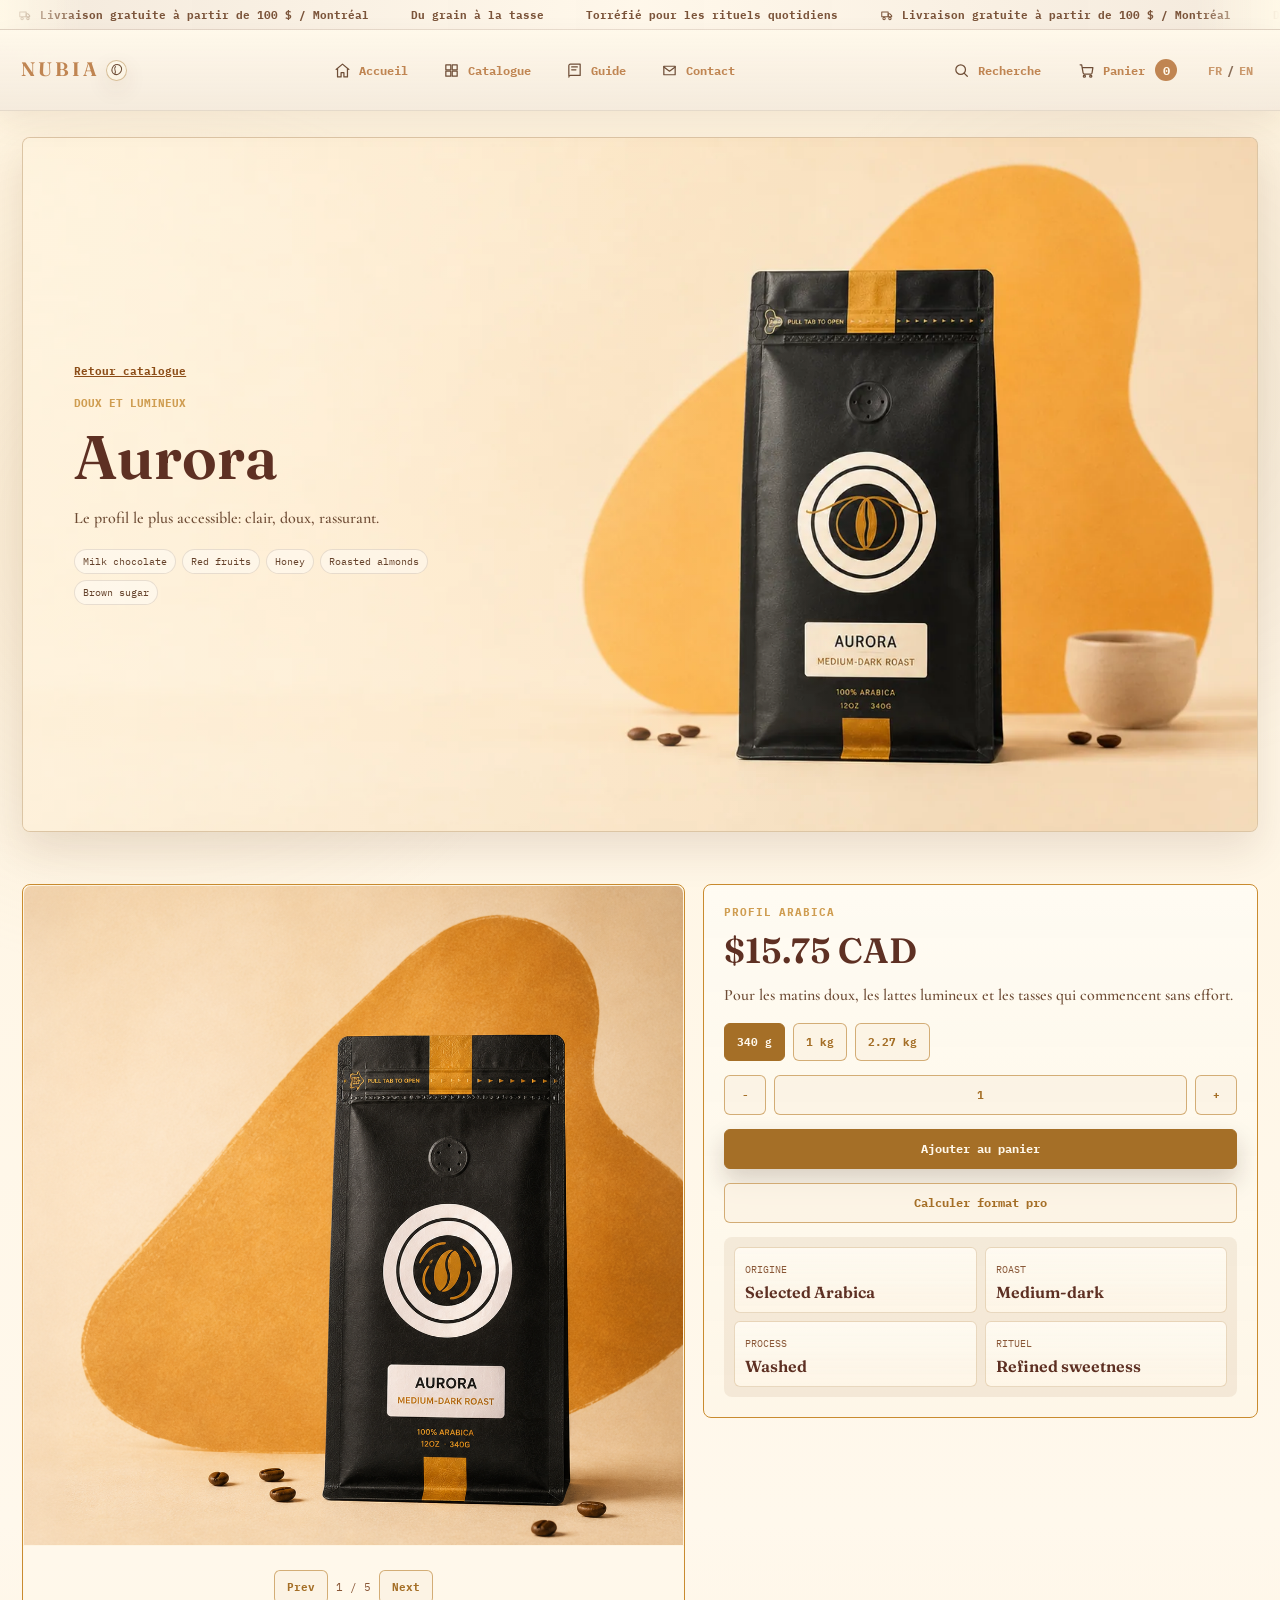
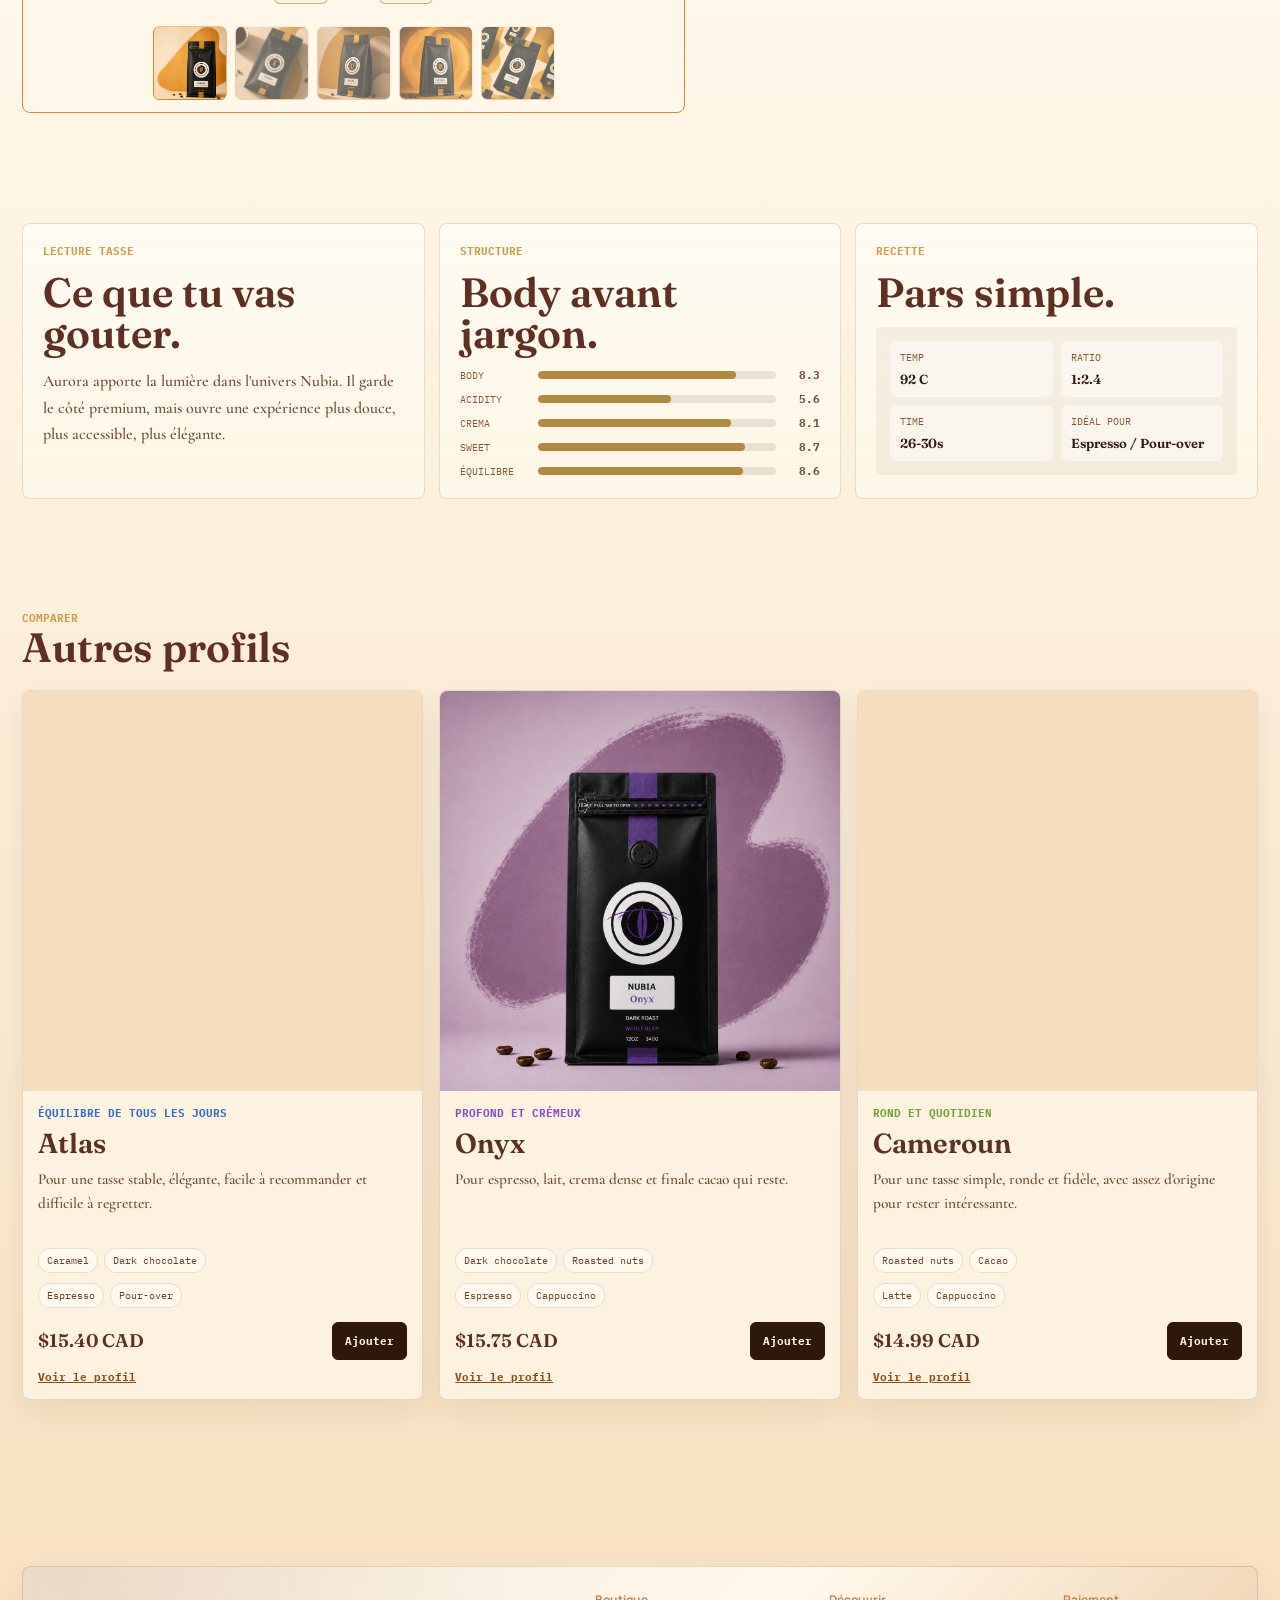
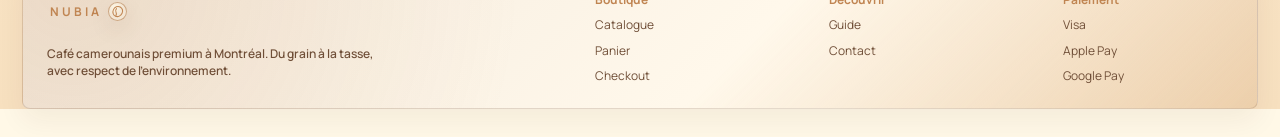
<file: products/aurora/index.html>
<!doctype html>
<html lang="fr">
  <head>
    <meta charset="UTF-8" />
    <meta name="viewport" content="width=device-width, initial-scale=1.0" />
    <title>Aurora - Nubia</title>
    <meta name="description" content="Un profil plus doux et lumineux: milk chocolate, fruits rouges, miel, equilibre et finesse." />
    <link rel="icon" href="../../public/favicon.svg" type="image/svg+xml" />
    <link rel="preconnect" href="https://fonts.googleapis.com" />
    <link rel="preconnect" href="https://fonts.gstatic.com" crossorigin />
    <link href="https://fonts.googleapis.com/css2?family=Fraunces:opsz,wght@9..144,500;9..144,600&family=IBM+Plex+Mono:wght@400;500;600&family=Instrument+Serif:ital@0;1&family=Manrope:wght@400;500;600;700&display=swap" rel="stylesheet" />
    <link rel="stylesheet" href="../../src/nubia.css" />
    <link rel="stylesheet" href="../../src/nubia-da.css" />
  </head>
  <body class="page-store page-product" data-route="product" data-product-slug="aurora">
    <div class="ambient" aria-hidden="true">
      <canvas id="ambient-canvas"></canvas>
      <span class="ambient-grid"></span>
      <span class="ambient-aura"></span>
    </div>
    <div class="announcement" aria-label="Offre Nubia">
    <div class="announcement-track"><span><svg class="nav-icon" viewBox="0 0 24 24" aria-hidden="true" focusable="false"><path d="M3 7h11v8H3z" /><path d="M14 10h3l3 3v2h-6z" /><circle cx="7" cy="18" r="2" /><circle cx="17" cy="18" r="2" /></svg> <span data-i18n="announce-free-shipping" data-fr="Livraison gratuite à partir de 100 $ / Montréal" data-en="Free shipping over $100 / Montreal">Livraison gratuite à partir de 100 $ / Montréal</span></span><span><span data-i18n="announce-farm" data-fr="Du grain à la tasse" data-en="From the farm to the cup">Du grain à la tasse</span></span><span><span data-i18n="announce-ritual" data-fr="Torréfié pour les rituels quotidiens" data-en="Roasted for daily rituals">Torréfié pour les rituels quotidiens</span></span><span><svg class="nav-icon" viewBox="0 0 24 24" aria-hidden="true" focusable="false"><path d="M3 7h11v8H3z" /><path d="M14 10h3l3 3v2h-6z" /><circle cx="7" cy="18" r="2" /><circle cx="17" cy="18" r="2" /></svg> <span data-i18n="announce-free-shipping" data-fr="Livraison gratuite à partir de 100 $ / Montréal" data-en="Free shipping over $100 / Montreal">Livraison gratuite à partir de 100 $ / Montréal</span></span><span><span data-i18n="announce-farm" data-fr="Du grain à la tasse" data-en="From the farm to the cup">Du grain à la tasse</span></span><span><span data-i18n="announce-ritual" data-fr="Torréfié pour les rituels quotidiens" data-en="Roasted for daily rituals">Torréfié pour les rituels quotidiens</span></span><span><svg class="nav-icon" viewBox="0 0 24 24" aria-hidden="true" focusable="false"><path d="M3 7h11v8H3z" /><path d="M14 10h3l3 3v2h-6z" /><circle cx="7" cy="18" r="2" /><circle cx="17" cy="18" r="2" /></svg> <span data-i18n="announce-free-shipping" data-fr="Livraison gratuite à partir de 100 $ / Montréal" data-en="Free shipping over $100 / Montreal">Livraison gratuite à partir de 100 $ / Montréal</span></span><span><span data-i18n="announce-farm" data-fr="Du grain à la tasse" data-en="From the farm to the cup">Du grain à la tasse</span></span><span><span data-i18n="announce-ritual" data-fr="Torréfié pour les rituels quotidiens" data-en="Roasted for daily rituals">Torréfié pour les rituels quotidiens</span></span></div>
  </div>
  <header class="site-nav">
    <a class="brand" href="../../index.html" aria-label="Nubia accueil"><span class="brand-word" aria-hidden="true"><span>N</span><span>U</span><span>B</span><span>I</span><span>A</span></span><span class="brand-bean" aria-hidden="true"><svg class="nav-icon" viewBox="0 0 24 24" aria-hidden="true" focusable="false"><path d="M15.8 3.5c3.4 2.2 4.9 6.7 3.2 10.7-1.9 4.5-7 6.9-11.2 5.1-4.1-1.7-5.7-6.9-3.6-11.4 2-4.4 7.4-7.1 11.6-4.4Z" /><path d="M8.3 18.7c1.3-2.4 1.4-4.4.2-6.5-1.1-2-.8-4 .9-6.1" /></svg></span></a>
    <nav aria-label="Navigation principale">
      <a class="" href="../../index.html"><svg class="nav-icon" viewBox="0 0 24 24" aria-hidden="true" focusable="false"><path d="M3 10.5 12 3l9 7.5" /><path d="M5 9.5V21h5v-6h4v6h5V9.5" /></svg><span data-i18n="nav-home" data-fr="Accueil" data-en="Home">Accueil</span></a><a class="" href="../../collections/all/index.html"><svg class="nav-icon" viewBox="0 0 24 24" aria-hidden="true" focusable="false"><path d="M4 4h7v7H4z" /><path d="M13 4h7v7h-7z" /><path d="M4 13h7v7H4z" /><path d="M13 13h7v7h-7z" /></svg><span data-i18n="nav-catalogue" data-fr="Catalogue" data-en="Shop">Catalogue</span></a><a class="" href="../../pages/apprendre/index.html"><svg class="nav-icon" viewBox="0 0 24 24" aria-hidden="true" focusable="false"><path d="M4 19.5V5.2A2.2 2.2 0 0 1 6.2 3H20v16H6.2A2.2 2.2 0 0 0 4 21.2" /><path d="M8 7h8" /><path d="M8 11h6" /></svg><span data-i18n="nav-learn" data-fr="Guide" data-en="Guide">Guide</span></a><a class="" href="../../pages/contact/index.html"><svg class="nav-icon" viewBox="0 0 24 24" aria-hidden="true" focusable="false"><path d="M4 6h16v12H4z" /><path d="m4 7 8 6 8-6" /></svg><span data-i18n="nav-contact" data-fr="Contact" data-en="Contact">Contact</span></a>
    </nav>
    <div class="nav-actions">
      <button type="button" class="icon-button" data-search-toggle aria-label="Recherche"><svg class="nav-icon" viewBox="0 0 24 24" aria-hidden="true" focusable="false"><circle cx="10.8" cy="10.8" r="6.8" /><path d="m16 16 4.2 4.2" /></svg><span data-i18n="nav-search" data-fr="Recherche" data-en="Search">Recherche</span></button>
      <button type="button" class="cart-button" data-cart-toggle aria-label="Panier"><svg class="nav-icon" viewBox="0 0 24 24" aria-hidden="true" focusable="false"><circle cx="9" cy="20" r="1.5" /><circle cx="18" cy="20" r="1.5" /><path d="M3 4h2.2l2 11.5a2 2 0 0 0 2 1.6h8.7a2 2 0 0 0 1.9-1.4L21 8H6.1" /></svg><span data-i18n="nav-cart" data-fr="Panier" data-en="Cart">Panier</span><strong data-cart-count>0</strong></button>
      <button type="button" class="lang-button" data-lang-toggle aria-label="Changer la langue"><span data-lang-current>FR</span><span class="lang-separator">/</span><span data-lang-next>EN</span></button>
    </div>
  </header><main class="da-site da-pdp tone-gold" style="--accent:#d6a950;--soft:rgba(214, 169, 80, 0.2)">
      <section class="da-pdp-commerce" data-product-page>
        <div class="product-gallery da-gallery" data-card data-product-gallery>
          <div class="gallery-stage">
            <img class="is-active" src="../../public/images/product-images/aurora/aurora-01.png" alt="Aurora image 1" data-gallery-slide /><img class="" src="../../public/images/product-images/aurora/aurora-02.png" alt="Aurora image 2" data-gallery-slide /><img class="" src="../../public/images/product-images/aurora/aurora-03.png" alt="Aurora image 3" data-gallery-slide /><img class="" src="../../public/images/product-images/aurora/aurora-04.png" alt="Aurora image 4" data-gallery-slide /><img class="" src="../../public/images/product-images/aurora/aurora-05.png" alt="Aurora image 5" data-gallery-slide />
          </div>
          <div class="gallery-controls">
            <button type="button" data-gallery-prev><span data-i18n="gallery-prev" data-fr="Prev" data-en="Prev">Prev</span></button>
            <span data-gallery-status>1 / 5</span>
            <button type="button" data-gallery-next><span data-i18n="gallery-next" data-fr="Next" data-en="Next">Next</span></button>
          </div>
          <div class="gallery-thumbs">
            <button class="is-active" type="button" data-gallery-thumb="0" aria-label="Image 1"><img src="../../public/images/product-images/aurora/aurora-01.png" alt="Aurora apercu 1" /></button><button class="" type="button" data-gallery-thumb="1" aria-label="Image 2"><img src="../../public/images/product-images/aurora/aurora-02.png" alt="Aurora apercu 2" /></button><button class="" type="button" data-gallery-thumb="2" aria-label="Image 3"><img src="../../public/images/product-images/aurora/aurora-03.png" alt="Aurora apercu 3" /></button><button class="" type="button" data-gallery-thumb="3" aria-label="Image 4"><img src="../../public/images/product-images/aurora/aurora-04.png" alt="Aurora apercu 4" /></button><button class="" type="button" data-gallery-thumb="4" aria-label="Image 5"><img src="../../public/images/product-images/aurora/aurora-05.png" alt="Aurora apercu 5" /></button>
          </div>
        </div>
        <aside class="product-buy-box da-buy-box" data-card>
          <span class="da-label">Profil arabica</span>
          <h2 data-product-price>$15.75 CAD</h2>
          <p><span data-i18n="pdp-aurora-promise" data-fr="Pour les matins doux, les lattes lumineux et les tasses qui commencent sans effort." data-en="For soft mornings, luminous lattes and cups that start without effort.">Pour les matins doux, les lattes lumineux et les tasses qui commencent sans effort.</span></p>
          <div class="variant-row" data-variant-row>
            <button class="active" type="button" data-variant="340 g" data-variant-price="15.75">340 g</button><button class="" type="button" data-variant="1 kg" data-variant-price="44.41">1 kg</button><button class="" type="button" data-variant="2.27 kg" data-variant-price="88.99">2.27 kg</button>
          </div>
          <div class="quantity-row">
            <button type="button" data-qty-minus>-</button>
            <input value="1" inputmode="numeric" data-qty-input aria-label="Quantite" />
            <button type="button" data-qty-plus>+</button>
          </div>
          <button class="btn primary full" type="button" data-add-cart data-product="aurora" data-name="Aurora" data-price="15.75"><span data-i18n="da-add-cart" data-fr="Ajouter au panier" data-en="Add to cart">Ajouter au panier</span></button>
          <button class="btn ghost full" type="button" data-bulk-open data-bulk-name="Aurora" data-bulk-sub="Doux / raffiné" data-bulk-accent="#d6a950" data-bulk-tone="gold" data-bulk-prices='{&quot;340&quot;:15.75,&quot;1000&quot;:41.265,&quot;2270&quot;:90.405}'><span data-i18n="da-pro-format" data-fr="Calculer format pro" data-en="Calculate pro format">Calculer format pro</span></button>
          <div class="da-facts">
            <div><span><span data-i18n="pdp-fact-origin" data-fr="Origine" data-en="Origin">Origine</span></span><strong>Selected Arabica</strong></div>
            <div><span>Roast</span><strong>Medium-dark</strong></div>
            <div><span>Process</span><strong>Washed</strong></div>
            <div><span><span data-i18n="pdp-fact-ritual" data-fr="Rituel" data-en="Ritual">Rituel</span></span><strong>Refined sweetness</strong></div>
          </div>
        </aside>
        <div class="mobile-buy-dock" data-mobile-buy-dock>
          <div><strong>Aurora</strong><span data-mobile-dock-price>$15.75 CAD</span></div>
          <button class="btn primary" type="button" data-add-cart data-product="aurora" data-name="Aurora" data-price="15.75"><span data-i18n="da-add" data-fr="Ajouter" data-en="Add">Ajouter</span></button>
        </div>
      </section>

      <section class="da-product-detail">
        <article data-card>
          <span class="da-label"><span data-i18n="da-taste-label" data-fr="Lecture tasse" data-en="Cup read">Lecture tasse</span></span>
          <h2><span data-i18n="da-taste-title" data-fr="Ce que tu vas gouter." data-en="What you will taste.">Ce que tu vas gouter.</span></h2>
          <p>Aurora apporte la lumière dans l'univers Nubia. Il garde le côté premium, mais ouvre une expérience plus douce, plus accessible, plus élégante.</p>
        </article>
        <article data-card>
          <span class="da-label"><span data-i18n="da-structure-label" data-fr="Structure" data-en="Structure">Structure</span></span>
          <h2><span data-i18n="da-structure-title" data-fr="Body avant jargon." data-en="Body before jargon.">Body avant jargon.</span></h2>
          <div class="guide-bars"><div class="guide-bar-row">
    <span class="bar-name">Body</span>
    <i><b class="bar-fill" style="width:83%"></b></i>
    <strong class="bar-val">8.3</strong>
  </div><div class="guide-bar-row">
    <span class="bar-name">Acidity</span>
    <i><b class="bar-fill" style="width:56%"></b></i>
    <strong class="bar-val">5.6</strong>
  </div><div class="guide-bar-row">
    <span class="bar-name">Crema</span>
    <i><b class="bar-fill" style="width:81%"></b></i>
    <strong class="bar-val">8.1</strong>
  </div><div class="guide-bar-row">
    <span class="bar-name">Sweet</span>
    <i><b class="bar-fill" style="width:87%"></b></i>
    <strong class="bar-val">8.7</strong>
  </div><div class="guide-bar-row">
    <span class="bar-name">Balance</span>
    <i><b class="bar-fill" style="width:86%"></b></i>
    <strong class="bar-val">8.6</strong>
  </div></div>
        </article>
        <article data-card>
          <span class="da-label"><span data-i18n="da-brew-label" data-fr="Recette" data-en="Recipe">Recette</span></span>
          <h2><span data-i18n="da-brew-title" data-fr="Pars simple." data-en="Start simple.">Pars simple.</span></h2>
          <div class="guide-recipe">
    <div><span>Temp</span><strong>92 C</strong></div>
    <div><span>Ratio</span><strong>1:2.4</strong></div>
    <div><span>Time</span><strong>26-30s</strong></div>
    <div><span>Idéal pour</span><strong>Espresso / Pour-over</strong></div>
  </div>
        </article>
      </section>

      <section class="da-pdp-hero da-scene">
        <picture class="da-scene-picture">
    <source media="(max-width: 760px)" srcset="../../public/images/new-da-optimized/mobile-4-5/5.%20Product%20Page%20Hero%20Template-aurora.webp" />
    <img src="../../public/images/new-da-optimized/desktop-16-9/5.%20Product%20Page%20Hero%20Template-aurora.webp" alt="Aurora Nubia" loading="eager" decoding="async" />
  </picture>
        <div class="da-scene-copy da-pdp-copy">
          <a class="da-back-link" href="../../collections/all/index.html"><span data-i18n="da-back-shop" data-fr="Retour catalogue" data-en="Back to shop">Retour catalogue</span></a>
          <span class="da-label"><span data-i18n="pdp-aurora-ritual" data-fr="Doux et lumineux" data-en="Soft and luminous">Doux et lumineux</span></span>
          <h1 data-split>Aurora</h1>
          <p><span data-i18n="pdp-aurora-one-line" data-fr="Le profil le plus accessible: clair, doux, rassurant." data-en="The most approachable profile: clear, soft and reassuring.">Le profil le plus accessible: clair, doux, rassurant.</span></p>
          <div class="da-note-line"><span>Milk chocolate</span><span>Red fruits</span><span>Honey</span><span>Roasted almonds</span><span>Brown sugar</span></div>
        </div>
      </section>

      <section class="da-product-section da-related">
        <div class="da-section-head"><div><span class="da-label"><span data-i18n="da-related-label" data-fr="Comparer" data-en="Compare">Comparer</span></span><h2><span data-i18n="da-related-title" data-fr="Autres profils" data-en="Other profiles">Autres profils</span></h2></div></div>
        <div class="da-product-grid"><article class="da-product-card tone-blue" data-card data-product-card="atlas" data-methods="espresso pour-over filter latte" style="--accent:#2e86ff;--soft:rgba(46, 134, 255, 0.21)">
    <a class="da-product-media" href="../../products/atlas/index.html" aria-label="Voir Atlas">
      <img src="../../public/images/product-images/atlas/atlas-01.png" alt="Atlas Nubia" loading="lazy" decoding="async" />
    </a>
    <div class="da-product-body">
      <span class="da-product-ritual"><span data-i18n="product-atlas-ritual" data-fr="Équilibre de tous les jours" data-en="Everyday balance">Équilibre de tous les jours</span></span>
      <h3>Atlas</h3>
      <p><span data-i18n="product-atlas-promise" data-fr="Pour une tasse stable, élégante, facile à recommander et difficile à regretter." data-en="For a stable, elegant cup that is easy to recommend and hard to regret.">Pour une tasse stable, élégante, facile à recommander et difficile à regretter.</span></p>
      <div class="da-note-line"><span>Caramel</span><span>Dark chocolate</span></div>
      <div class="da-method-line"><small>Espresso</small><small>Pour-over</small></div>
      <div class="da-buy-line">
        <strong>$15.40 CAD</strong>
        <button type="button" data-add-cart data-product="atlas" data-name="Atlas" data-price="15.40"><span data-i18n="product-atlas-add" data-fr="Ajouter" data-en="Add">Ajouter</span></button>
      </div>
      <a class="da-profile-link" href="../../products/atlas/index.html"><span data-i18n="product-atlas-profile-link" data-fr="Voir le profil" data-en="View profile">Voir le profil</span></a>
    </div>
  </article><article class="da-product-card tone-violet" data-card data-product-card="onyx" data-methods="espresso cappuccino latte mocha" style="--accent:#9b5cff;--soft:rgba(155, 92, 255, 0.22)">
    <a class="da-product-media" href="../../products/onyx/index.html" aria-label="Voir Onyx">
      <img src="../../public/images/product-images/onyx/onyx-01.png" alt="Onyx Nubia" loading="lazy" decoding="async" />
    </a>
    <div class="da-product-body">
      <span class="da-product-ritual"><span data-i18n="product-onyx-ritual" data-fr="Profond et crémeux" data-en="Deep and creamy">Profond et crémeux</span></span>
      <h3>Onyx</h3>
      <p><span data-i18n="product-onyx-promise" data-fr="Pour espresso, lait, crema dense et finale cacao qui reste." data-en="For espresso, milk drinks, dense crema and a cacao finish that lingers.">Pour espresso, lait, crema dense et finale cacao qui reste.</span></p>
      <div class="da-note-line"><span>Dark chocolate</span><span>Roasted nuts</span></div>
      <div class="da-method-line"><small>Espresso</small><small>Cappuccino</small></div>
      <div class="da-buy-line">
        <strong>$15.75 CAD</strong>
        <button type="button" data-add-cart data-product="onyx" data-name="Onyx" data-price="15.75"><span data-i18n="product-onyx-add" data-fr="Ajouter" data-en="Add">Ajouter</span></button>
      </div>
      <a class="da-profile-link" href="../../products/onyx/index.html"><span data-i18n="product-onyx-profile-link" data-fr="Voir le profil" data-en="View profile">Voir le profil</span></a>
    </div>
  </article><article class="da-product-card tone-sage" data-card data-product-card="cameroun" data-methods="latte cappuccino flat white filter" style="--accent:#7cc94a;--soft:rgba(124, 201, 74, 0.2)">
    <a class="da-product-media" href="../../products/cameroun/index.html" aria-label="Voir Cameroun">
      <img src="../../public/images/product-images/cameroun/cameroun-01.png" alt="Cameroun Nubia" loading="lazy" decoding="async" />
    </a>
    <div class="da-product-body">
      <span class="da-product-ritual"><span data-i18n="product-cameroun-ritual" data-fr="Rond et quotidien" data-en="Round and everyday">Rond et quotidien</span></span>
      <h3>Cameroun</h3>
      <p><span data-i18n="product-cameroun-promise" data-fr="Pour une tasse simple, ronde et fidèle, avec assez d&#39;origine pour rester intéressante." data-en="For a simple, round and reliable cup, with enough origin character to stay interesting.">Pour une tasse simple, ronde et fidèle, avec assez d'origine pour rester intéressante.</span></p>
      <div class="da-note-line"><span>Roasted nuts</span><span>Cacao</span></div>
      <div class="da-method-line"><small>Latte</small><small>Cappuccino</small></div>
      <div class="da-buy-line">
        <strong>$14.99 CAD</strong>
        <button type="button" data-add-cart data-product="cameroun" data-name="Cameroun" data-price="14.99"><span data-i18n="product-cameroun-add" data-fr="Ajouter" data-en="Add">Ajouter</span></button>
      </div>
      <a class="da-profile-link" href="../../products/cameroun/index.html"><span data-i18n="product-cameroun-profile-link" data-fr="Voir le profil" data-en="View profile">Voir le profil</span></a>
    </div>
  </article></div>
      </section>
    </main><aside class="cart-drawer" id="cart-drawer" aria-hidden="true">
    <div class="drawer-head">
      <div><span class="eyebrow"><span data-i18n="drawer-cart" data-fr="Panier" data-en="Cart">Panier</span></span><h2><span data-i18n="drawer-title" data-fr="Sélection Nubia" data-en="Nubia selection">Sélection Nubia</span></h2></div>
      <button type="button" class="round-button" data-cart-close aria-label="Fermer">x</button>
    </div>
    <div class="cart-lines" data-cart-lines></div>
    <div class="cart-total"><span><span data-i18n="drawer-total" data-fr="Total estimé" data-en="Estimated total">Total estimé</span></span><strong data-cart-total>$0.00 CAD</strong></div>
    <a class="btn primary full" href="../../cart/index.html"><span data-i18n="drawer-review-cart" data-fr="Voir le panier" data-en="Review cart">Voir le panier</span></a>
    <a class="btn ghost full" href="../../checkout/index.html"><span data-i18n="drawer-checkout" data-fr="Passer au checkout" data-en="Go to checkout">Passer au checkout</span></a>
  </aside><section class="search-overlay" id="search-overlay" aria-hidden="true">
    <div class="search-panel">
      <div class="drawer-head">
        <div><span class="eyebrow">Finder</span><h2>Quel rituel tu veux?</h2></div>
        <button type="button" class="round-button" data-search-close aria-label="Fermer">x</button>
      </div>
      <input type="search" data-search-input placeholder="espresso, latte, cacao, smooth..." />
      <div class="search-results" data-search-results></div>
    </div>
  </section><section class="bulk-modal" id="bulk-modal" aria-hidden="true">
    <div class="bulk-panel">
      <div class="drawer-head">
        <div><span class="eyebrow">Calcul pro</span><h2 data-bulk-title>Nubia</h2><p data-bulk-sub>Commande professionnelle locale.</p></div>
        <button type="button" class="round-button" data-bulk-close aria-label="Fermer">x</button>
      </div>
      <div class="bulk-tabs">
        <button class="active" type="button" data-bulk-qty="10">10 kg</button>
        <button type="button" data-bulk-qty="20">20 kg</button>
        <button type="button" data-bulk-qty="50">50 kg</button>
      </div>
      <label class="bulk-custom"><span>Kg personnalisé</span><input type="number" min="1" data-bulk-custom placeholder="35" /></label>
      <div class="bulk-table" data-bulk-results></div>
      <p class="bulk-note" data-bulk-note></p>
    </div>
  </section><footer class="site-footer da-footer">
    <div><a class="brand" href="../../index.html" aria-label="Nubia accueil"><span class="brand-word" aria-hidden="true"><span>N</span><span>U</span><span>B</span><span>I</span><span>A</span></span><span class="brand-bean" aria-hidden="true"><svg class="nav-icon" viewBox="0 0 24 24" aria-hidden="true" focusable="false"><path d="M15.8 3.5c3.4 2.2 4.9 6.7 3.2 10.7-1.9 4.5-7 6.9-11.2 5.1-4.1-1.7-5.7-6.9-3.6-11.4 2-4.4 7.4-7.1 11.6-4.4Z" /><path d="M8.3 18.7c1.3-2.4 1.4-4.4.2-6.5-1.1-2-.8-4 .9-6.1" /></svg></span></a><p><span data-i18n="da-footer-copy" data-fr="Café camerounais premium à Montréal. Du grain à la tasse, avec respect de l'environnement." data-en="Premium Cameroonian coffee in Montreal. From the farm to the cup, with respect for the environment.">Café camerounais premium à Montréal. Du grain à la tasse, avec respect de l'environnement.</span></p></div>
    <nav><strong><span data-i18n="footer-shop-title" data-fr="Boutique" data-en="Shop">Boutique</span></strong><a href="../../collections/all/index.html"><span data-i18n="footer-catalogue" data-fr="Catalogue" data-en="Catalog">Catalogue</span></a><a href="../../cart/index.html"><span data-i18n="footer-cart" data-fr="Panier" data-en="Cart">Panier</span></a><a href="../../checkout/index.html">Checkout</a></nav>
    <nav><strong><span data-i18n="footer-discover-title" data-fr="Découvrir" data-en="Discover">Découvrir</span></strong><a href="../../pages/apprendre/index.html">Guide</a><a href="../../pages/contact/index.html">Contact</a></nav>
    <nav><strong><span data-i18n="footer-payment-title" data-fr="Paiement" data-en="Payment">Paiement</span></strong><span>Visa</span><span>Apple Pay</span><span>Google Pay</span></nav>
  </footer>
    <div class="scroll-progress" aria-hidden="true"></div>
    <script>window.__NUBIA_EXPORT__ = true;window.__NUBIA_BOOTSTRAP__ = {"products":[{"slug":"onyx","name":"Onyx","label":"Profond / crémeux","price":"$15.75 CAD","status":"Profil signature","accent":"#9b5cff","soft":"rgba(155, 92, 255, 0.22)","image":"../../public/images/product-images/onyx/onyx-01.png","tile":"../../public/images/product-images/onyx/onyx-01.png","gallery":["../../public/images/product-images/onyx/onyx-01.png","../../public/images/product-images/onyx/onyx-02.png","../../public/images/product-images/onyx/onyx-03.png","../../public/images/product-images/onyx/onyx-04.png","../../public/images/product-images/onyx/onyx-05.png"],"origin":"Cameroun","region":"West Africa","roast":"Dark roast","process":"Washed","altitude":"1100-1600 MASL","harvest":"Nov-Feb","blend":"30% Robusta","ritual":"Heavy body","tagline":"Deep, bold, creamy.","description":"Pour ceux qui veulent un café profond, crémeux, avec une vraie présence en lait.","notes":["Dark chocolate","Roasted nuts","Black currant","Caramel","Spice"],"methods":["Espresso","Cappuccino","Latte","Mocha"],"brew":{"temp":"92 C","ratio":"1:2.1","time":"25-28s"},"scores":{"body":8.8,"acidity":6.2,"crema":8,"sweetness":7.4,"balance":8},"story":"Onyx est le profil signature pour un café intense mais enveloppant. Il garde une texture riche, une crema rassurante et une finale qui fonctionne autant en espresso qu'en lait.","visual":{"tile":"../../public/images/new-da-optimized/product%20titles/onyx.webp","desktop":"../../public/images/new-da-optimized/desktop-16-9/5.%20Product%20Page%20Hero%20Template-onyx.webp","mobile":"../../public/images/new-da-optimized/mobile-4-5/5.%20Product%20Page%20Hero%20Template-onyx.webp","tone":"violet"},"heroDesktop":"../../public/images/new-da-optimized/desktop-16-9/5.%20Product%20Page%20Hero%20Template-onyx.webp","heroMobile":"../../public/images/new-da-optimized/mobile-4-5/5.%20Product%20Page%20Hero%20Template-onyx.webp","copy":{"ritual":"Profond et crémeux","ritualEn":"Deep and creamy","promise":"Pour espresso, lait, crema dense et finale cacao qui reste.","promiseEn":"For espresso, milk drinks, dense crema and a cacao finish that lingers.","oneLine":"Le profil signature quand tu veux du poids sans agressivité.","oneLineEn":"The signature profile when you want weight without harshness."}},{"slug":"cameroun","name":"Cameroun","label":"Rond / smooth","price":"$14.99 CAD","status":"Profil origine","accent":"#7cc94a","soft":"rgba(124, 201, 74, 0.2)","image":"../../public/images/product-images/cameroun/cameroun-01.png","tile":"../../public/images/product-images/cameroun/cameroun-01.png","gallery":["../../public/images/product-images/cameroun/cameroun-01.png","../../public/images/product-images/cameroun/cameroun-02.png","../../public/images/product-images/cameroun/cameroun-03.png","../../public/images/product-images/cameroun/cameroun-04.png","../../public/images/product-images/cameroun/cameroun-05.png"],"origin":"Cameroun","region":"West Region","roast":"Medium-dark","process":"Washed","altitude":"1100-1600 MASL","harvest":"Nov-Feb","blend":"Mountain grown","ritual":"Smooth milk drinks","tagline":"Full body. Low acidity.","description":"Le profil le plus smooth pour les rituels quotidiens: rond, accessible, mais premium.","notes":["Roasted nuts","Cacao","Milk drinks","Caramel","Spice"],"methods":["Latte","Cappuccino","Flat white","Filter"],"brew":{"temp":"92 C","ratio":"1:2.2","time":"26-30s"},"scores":{"body":9.1,"acidity":3.2,"crema":8.6,"sweetness":6.8,"balance":8.4},"story":"Cameroun met l'origine au centre. C'est le profil qui donne à Nubia son ancrage: une tasse ronde, douce, basse en acidité, facile à aimer mais clairement premium.","visual":{"tile":"../../public/images/new-da-optimized/product%20titles/cameroun.webp","desktop":"../../public/images/new-da-optimized/desktop-16-9/5.%20Product%20Page%20Hero%20Template%3Dcameroun.webp","mobile":"../../public/images/new-da-optimized/mobile-4-5/5.%20Product%20Page%20Hero%20Template-cameroun.webp","tone":"sage"},"heroDesktop":"../../public/images/new-da-optimized/desktop-16-9/5.%20Product%20Page%20Hero%20Template%3Dcameroun.webp","heroMobile":"../../public/images/new-da-optimized/mobile-4-5/5.%20Product%20Page%20Hero%20Template-cameroun.webp","copy":{"ritual":"Rond et quotidien","ritualEn":"Round and everyday","promise":"Pour une tasse simple, ronde et fidèle, avec assez d'origine pour rester intéressante.","promiseEn":"For a simple, round and reliable cup, with enough origin character to stay interesting.","oneLine":"Le point d'ancrage de Nubia: quotidien, solide, jamais plat.","oneLineEn":"Nubia's anchor profile: everyday, solid, never flat."}},{"slug":"titan","name":"Titan","label":"Dense / cacao","price":"$17.40 CAD","status":"Profil puissant","accent":"#d87918","soft":"rgba(216, 121, 24, 0.2)","image":"../../public/images/product-images/titan/titan-01.png","tile":"../../public/images/product-images/titan/titan-01.png","gallery":["../../public/images/product-images/titan/titan-01.png","../../public/images/product-images/titan/titan-02.png","../../public/images/product-images/titan/titan-03.png","../../public/images/product-images/titan/titan-04.png","../../public/images/product-images/titan/titan-05.png"],"origin":"Multi-origin","region":"South America / Africa / Asia","roast":"Dark roast","process":"Washed","altitude":"1200-1800 MASL","harvest":"Nov-Feb","blend":"Power blend","ritual":"Full body","tagline":"Cacao, dark choco, nuts.","description":"Un dark roast puissant, dense, construit pour l'espresso et les methodes qui demandent du corps.","notes":["Dark chocolate","Cacao nibs","Roasted nuts","Burnt caramel"],"methods":["Espresso","Moka pot","French press","Cold brew"],"brew":{"temp":"93 C","ratio":"1:2.2","time":"28-32s"},"scores":{"body":9.2,"acidity":2.8,"crema":8.7,"sweetness":6.6,"balance":8.8},"story":"Titan est construit comme un moteur: dense, stable, rassurant. Il donne au client l'impression d'un cafe qui ne flanche pas, avec une presence cacao tres nette.","visual":{"tile":"../../public/images/new-da-optimized/product%20titles/titan.webp","desktop":"../../public/images/new-da-optimized/desktop-16-9/5.%20Product%20Page%20Hero%20Template-titan.webp","mobile":"../../public/images/new-da-optimized/mobile-4-5/5.%20Product%20Page%20Hero%20Template-titan.webp","tone":"copper"},"heroDesktop":"../../public/images/new-da-optimized/desktop-16-9/5.%20Product%20Page%20Hero%20Template-titan.webp","heroMobile":"../../public/images/new-da-optimized/mobile-4-5/5.%20Product%20Page%20Hero%20Template-titan.webp","copy":{"ritual":"Dense et cacao","ritualEn":"Dense and cacao","promise":"Pour ceux qui aiment une tasse robuste, rassurante, presque dessert.","promiseEn":"For people who like a robust, reassuring cup with a near-dessert finish.","oneLine":"Un profil construit pour tenir tête au lait, au sucre et aux longues journées.","oneLineEn":"A profile built to stand up to milk, sugar and long days."}},{"slug":"vulcan","name":"Vulcan","label":"Intense / épicé","price":"$17.90 CAD","status":"Profil intense","accent":"#e63129","soft":"rgba(230, 49, 41, 0.2)","image":"../../public/images/product-images/vulcan/vulcan-01.png","tile":"../../public/images/product-images/vulcan/vulcan-01.png","gallery":["../../public/images/product-images/vulcan/vulcan-01.png","../../public/images/product-images/vulcan/vulcan-02.png","../../public/images/product-images/vulcan/vulcan-03.png","../../public/images/product-images/vulcan/vulcan-04.png","../../public/images/product-images/vulcan/vulcan-05.png"],"origin":"West Africa","region":"Highland belt","roast":"Dark roast","process":"Washed","altitude":"1200-1800 MASL","harvest":"Nov-Feb","blend":"Most intense","ritual":"Maximum intensity","tagline":"Dark, intense, spiced.","description":"Le module le plus intense: cacao, dark choco, spices, crema dense et finish assumée.","notes":["Cacao","Dark chocolate","Baking spice","Molasses","Smoked wood"],"methods":["Espresso","Moka pot","French press","Cappuccino"],"brew":{"temp":"94 C","ratio":"1:2.0","time":"29-33s"},"scores":{"body":9.5,"acidity":2.4,"crema":8.9,"sweetness":6.2,"balance":7.8},"story":"Vulcan est le profil qui vend le frisson. Il doit sentir la chaleur, la pression, la densité. C'est le café pour ceux qui veulent que leur espresso ait du poids.","visual":{"tile":"../../public/images/new-da-optimized/product%20titles/vulcan.webp","desktop":"../../public/images/new-da-optimized/desktop-16-9/5.%20Product%20Page%20Hero%20Template-vulcan.webp","mobile":"../../public/images/new-da-optimized/mobile-4-5/5.%20Product%20Page%20Hero%20Template-vulcan.webp","tone":"red"},"heroDesktop":"../../public/images/new-da-optimized/desktop-16-9/5.%20Product%20Page%20Hero%20Template-vulcan.webp","heroMobile":"../../public/images/new-da-optimized/mobile-4-5/5.%20Product%20Page%20Hero%20Template-vulcan.webp","copy":{"ritual":"Intense et chaud","ritualEn":"Intense and warm","promise":"Pour les espressos qui doivent avoir du caractère, de la chaleur et une vraie finale.","promiseEn":"For espressos that need character, warmth and a real finish.","oneLine":"La version plus assumée: chaude, directe, mémorable.","oneLineEn":"The more assertive version: warm, direct, memorable."}},{"slug":"aurora","name":"Aurora","label":"Doux / raffiné","price":"$15.75 CAD","status":"Profil arabica","accent":"#d6a950","soft":"rgba(214, 169, 80, 0.2)","image":"../../public/images/product-images/aurora/aurora-01.png","tile":"../../public/images/product-images/aurora/aurora-01.png","gallery":["../../public/images/product-images/aurora/aurora-01.png","../../public/images/product-images/aurora/aurora-02.png","../../public/images/product-images/aurora/aurora-03.png","../../public/images/product-images/aurora/aurora-04.png","../../public/images/product-images/aurora/aurora-05.png"],"origin":"Selected Arabica","region":"High altitude","roast":"Medium-dark","process":"Washed","altitude":"1200-1800 MASL","harvest":"Nov-Feb","blend":"100% Arabica","ritual":"Refined sweetness","tagline":"Sweet, smooth, refined.","description":"Un profil plus doux et lumineux: milk chocolate, fruits rouges, miel, equilibre et finesse.","notes":["Milk chocolate","Red fruits","Honey","Roasted almonds","Brown sugar"],"methods":["Espresso","Pour-over","Filter","Latte"],"brew":{"temp":"92 C","ratio":"1:2.4","time":"26-30s"},"scores":{"body":8.3,"acidity":5.6,"crema":8.1,"sweetness":8.7,"balance":8.6},"story":"Aurora apporte la lumière dans l'univers Nubia. Il garde le côté premium, mais ouvre une expérience plus douce, plus accessible, plus élégante.","visual":{"tile":"../../public/images/new-da-optimized/product%20titles/aurora.webp","desktop":"../../public/images/new-da-optimized/desktop-16-9/5.%20Product%20Page%20Hero%20Template-aurora.webp","mobile":"../../public/images/new-da-optimized/mobile-4-5/5.%20Product%20Page%20Hero%20Template-aurora.webp","tone":"gold"},"heroDesktop":"../../public/images/new-da-optimized/desktop-16-9/5.%20Product%20Page%20Hero%20Template-aurora.webp","heroMobile":"../../public/images/new-da-optimized/mobile-4-5/5.%20Product%20Page%20Hero%20Template-aurora.webp","copy":{"ritual":"Doux et lumineux","ritualEn":"Soft and luminous","promise":"Pour les matins doux, les lattes lumineux et les tasses qui commencent sans effort.","promiseEn":"For soft mornings, luminous lattes and cups that start without effort.","oneLine":"Le profil le plus accessible: clair, doux, rassurant.","oneLineEn":"The most approachable profile: clear, soft and reassuring."}},{"slug":"atlas","name":"Atlas","label":"Équilibre / quotidien","price":"$15.40 CAD","status":"Profil equilibre","accent":"#2e86ff","soft":"rgba(46, 134, 255, 0.21)","image":"../../public/images/product-images/atlas/atlas-01.png","tile":"../../public/images/product-images/atlas/atlas-01.png","gallery":["../../public/images/product-images/atlas/atlas-01.png","../../public/images/product-images/atlas/atlas-02.png","../../public/images/product-images/atlas/atlas-03.png","../../public/images/product-images/atlas/atlas-04.png","../../public/images/product-images/atlas/atlas-05.png"],"origin":"Premium Arabica","region":"Signature selection","roast":"Medium roast","process":"Washed","altitude":"1200-1800 MASL","harvest":"Nov-Feb","blend":"100% Arabica","ritual":"Balanced everyday cup","tagline":"Balanced, full-bodied, dependable.","description":"Le point d'entrée signature: full body, structure équilibrée, caramel, choco et amandes grillées.","notes":["Caramel","Dark chocolate","Roasted almonds","Brown sugar","Toasted grains"],"methods":["Espresso","Pour-over","Filter","Latte"],"brew":{"temp":"92 C","ratio":"1:2.4","time":"26-30s"},"scores":{"body":8.7,"acidity":4.8,"crema":8.2,"sweetness":8,"balance":9},"story":"Atlas est le profil qui porte la collection. Il est assez riche pour vendre la qualité, assez balancé pour devenir le café quotidien.","visual":{"tile":"../../public/images/new-da-optimized/product%20titles/atlas.webp","desktop":"../../public/images/new-da-optimized/desktop-16-9/5.%20Product%20Page%20Hero%20Template-atlas.webp","mobile":"../../public/images/new-da-optimized/mobile-4-5/5.%20Product%20Page%20Hero%20Template-atlas.webp","tone":"blue"},"heroDesktop":"../../public/images/new-da-optimized/desktop-16-9/5.%20Product%20Page%20Hero%20Template-atlas.webp","heroMobile":"../../public/images/new-da-optimized/mobile-4-5/5.%20Product%20Page%20Hero%20Template-atlas.webp","copy":{"ritual":"Équilibre de tous les jours","ritualEn":"Everyday balance","promise":"Pour une tasse stable, élégante, facile à recommander et difficile à regretter.","promiseEn":"For a stable, elegant cup that is easy to recommend and hard to regret.","oneLine":"Le sac qui porte la routine sans devenir banal.","oneLineEn":"The bag that carries the routine without becoming ordinary."}}]};window.__NUBIA_PATH_PREFIX__ = "../../";window.__NUBIA_SITE_ORIGIN__ = "";</script>
    <script type="module" src="../../src/nubia.js"></script>
    
  </body>
</html>
</file>
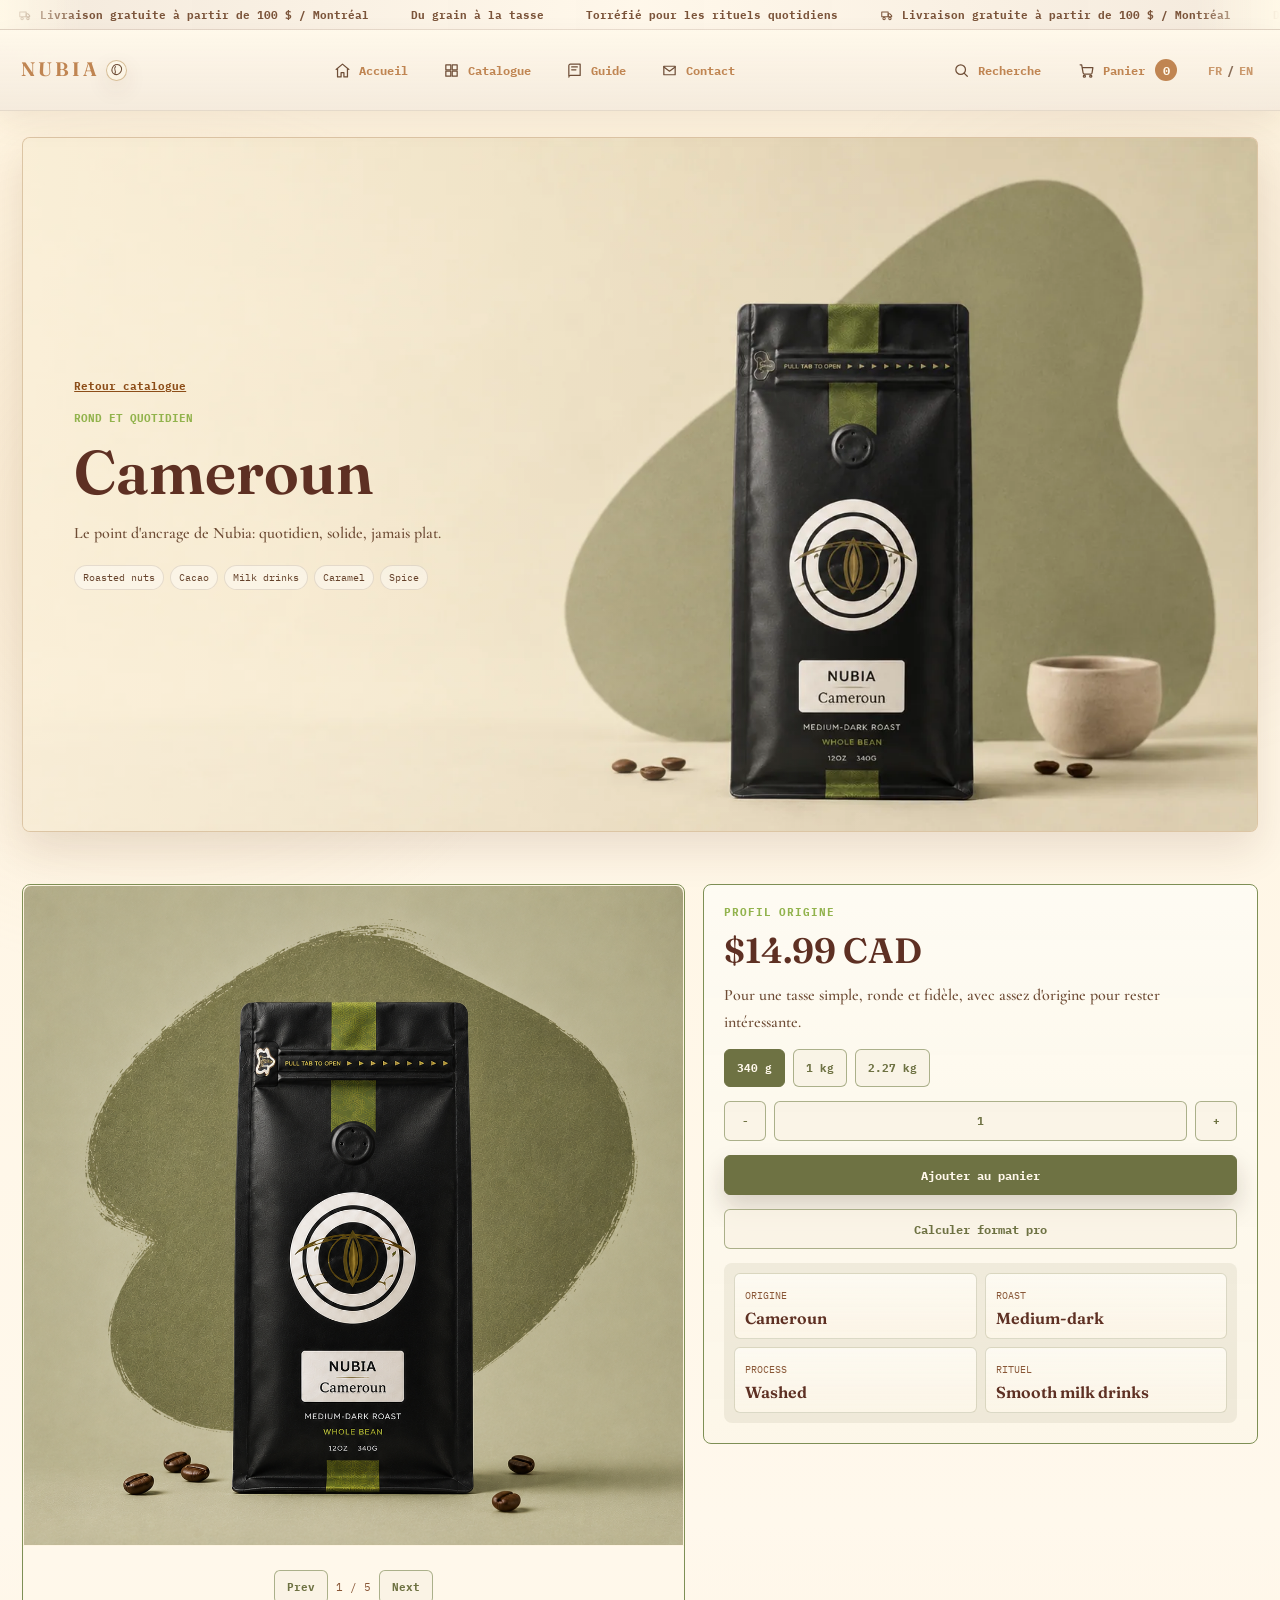
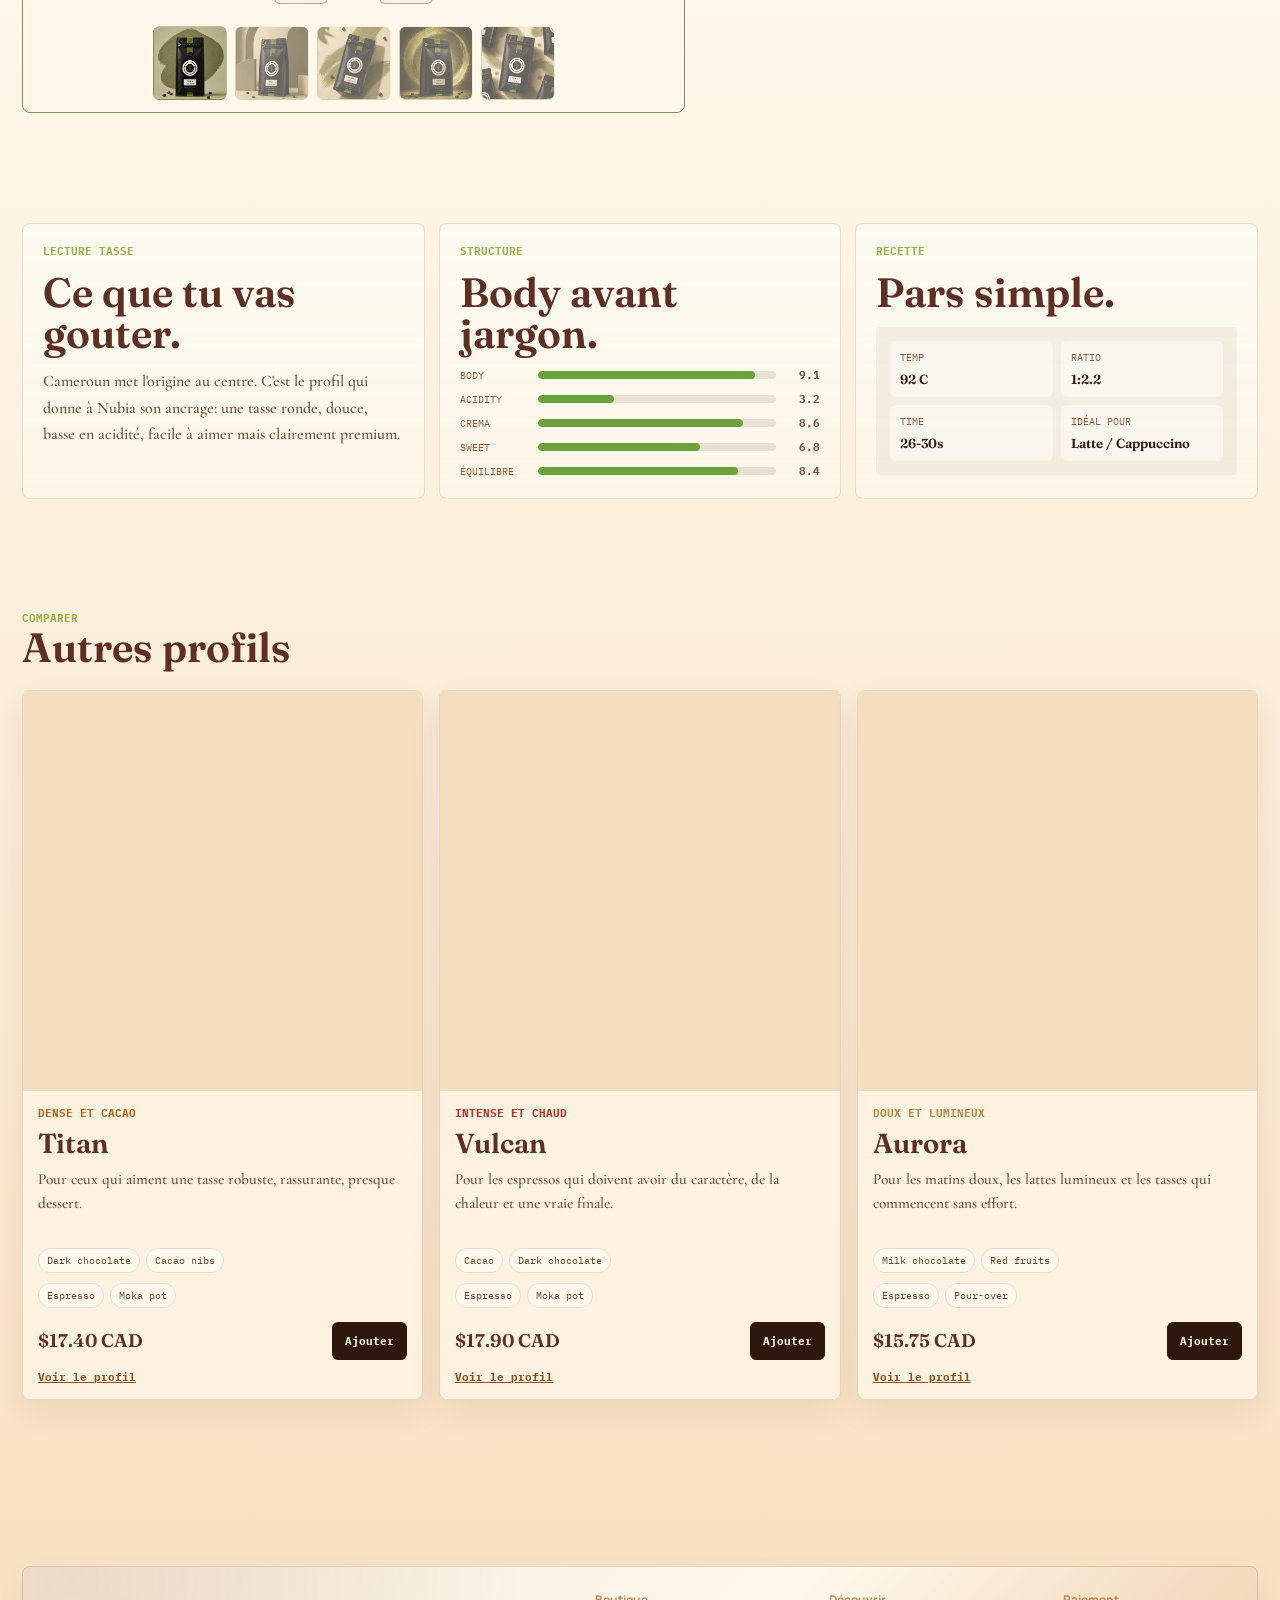
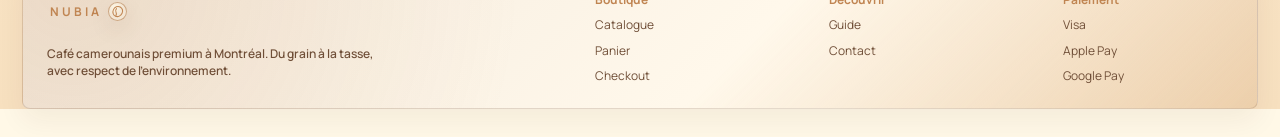
<file: products/cameroun/index.html>
<!doctype html>
<html lang="fr">
  <head>
    <meta charset="UTF-8" />
    <meta name="viewport" content="width=device-width, initial-scale=1.0" />
    <title>Cameroun - Nubia</title>
    <meta name="description" content="Le profil le plus smooth pour les rituels quotidiens: rond, accessible, mais premium." />
    <link rel="icon" href="../../public/favicon.svg" type="image/svg+xml" />
    <link rel="preconnect" href="https://fonts.googleapis.com" />
    <link rel="preconnect" href="https://fonts.gstatic.com" crossorigin />
    <link href="https://fonts.googleapis.com/css2?family=Fraunces:opsz,wght@9..144,500;9..144,600&family=IBM+Plex+Mono:wght@400;500;600&family=Instrument+Serif:ital@0;1&family=Manrope:wght@400;500;600;700&display=swap" rel="stylesheet" />
    <link rel="stylesheet" href="../../src/nubia.css" />
    <link rel="stylesheet" href="../../src/nubia-da.css" />
  </head>
  <body class="page-store page-product" data-route="product" data-product-slug="cameroun">
    <div class="ambient" aria-hidden="true">
      <canvas id="ambient-canvas"></canvas>
      <span class="ambient-grid"></span>
      <span class="ambient-aura"></span>
    </div>
    <div class="announcement" aria-label="Offre Nubia">
    <div class="announcement-track"><span><svg class="nav-icon" viewBox="0 0 24 24" aria-hidden="true" focusable="false"><path d="M3 7h11v8H3z" /><path d="M14 10h3l3 3v2h-6z" /><circle cx="7" cy="18" r="2" /><circle cx="17" cy="18" r="2" /></svg> <span data-i18n="announce-free-shipping" data-fr="Livraison gratuite à partir de 100 $ / Montréal" data-en="Free shipping over $100 / Montreal">Livraison gratuite à partir de 100 $ / Montréal</span></span><span><span data-i18n="announce-farm" data-fr="Du grain à la tasse" data-en="From the farm to the cup">Du grain à la tasse</span></span><span><span data-i18n="announce-ritual" data-fr="Torréfié pour les rituels quotidiens" data-en="Roasted for daily rituals">Torréfié pour les rituels quotidiens</span></span><span><svg class="nav-icon" viewBox="0 0 24 24" aria-hidden="true" focusable="false"><path d="M3 7h11v8H3z" /><path d="M14 10h3l3 3v2h-6z" /><circle cx="7" cy="18" r="2" /><circle cx="17" cy="18" r="2" /></svg> <span data-i18n="announce-free-shipping" data-fr="Livraison gratuite à partir de 100 $ / Montréal" data-en="Free shipping over $100 / Montreal">Livraison gratuite à partir de 100 $ / Montréal</span></span><span><span data-i18n="announce-farm" data-fr="Du grain à la tasse" data-en="From the farm to the cup">Du grain à la tasse</span></span><span><span data-i18n="announce-ritual" data-fr="Torréfié pour les rituels quotidiens" data-en="Roasted for daily rituals">Torréfié pour les rituels quotidiens</span></span><span><svg class="nav-icon" viewBox="0 0 24 24" aria-hidden="true" focusable="false"><path d="M3 7h11v8H3z" /><path d="M14 10h3l3 3v2h-6z" /><circle cx="7" cy="18" r="2" /><circle cx="17" cy="18" r="2" /></svg> <span data-i18n="announce-free-shipping" data-fr="Livraison gratuite à partir de 100 $ / Montréal" data-en="Free shipping over $100 / Montreal">Livraison gratuite à partir de 100 $ / Montréal</span></span><span><span data-i18n="announce-farm" data-fr="Du grain à la tasse" data-en="From the farm to the cup">Du grain à la tasse</span></span><span><span data-i18n="announce-ritual" data-fr="Torréfié pour les rituels quotidiens" data-en="Roasted for daily rituals">Torréfié pour les rituels quotidiens</span></span></div>
  </div>
  <header class="site-nav">
    <a class="brand" href="../../index.html" aria-label="Nubia accueil"><span class="brand-word" aria-hidden="true"><span>N</span><span>U</span><span>B</span><span>I</span><span>A</span></span><span class="brand-bean" aria-hidden="true"><svg class="nav-icon" viewBox="0 0 24 24" aria-hidden="true" focusable="false"><path d="M15.8 3.5c3.4 2.2 4.9 6.7 3.2 10.7-1.9 4.5-7 6.9-11.2 5.1-4.1-1.7-5.7-6.9-3.6-11.4 2-4.4 7.4-7.1 11.6-4.4Z" /><path d="M8.3 18.7c1.3-2.4 1.4-4.4.2-6.5-1.1-2-.8-4 .9-6.1" /></svg></span></a>
    <nav aria-label="Navigation principale">
      <a class="" href="../../index.html"><svg class="nav-icon" viewBox="0 0 24 24" aria-hidden="true" focusable="false"><path d="M3 10.5 12 3l9 7.5" /><path d="M5 9.5V21h5v-6h4v6h5V9.5" /></svg><span data-i18n="nav-home" data-fr="Accueil" data-en="Home">Accueil</span></a><a class="" href="../../collections/all/index.html"><svg class="nav-icon" viewBox="0 0 24 24" aria-hidden="true" focusable="false"><path d="M4 4h7v7H4z" /><path d="M13 4h7v7h-7z" /><path d="M4 13h7v7H4z" /><path d="M13 13h7v7h-7z" /></svg><span data-i18n="nav-catalogue" data-fr="Catalogue" data-en="Shop">Catalogue</span></a><a class="" href="../../pages/apprendre/index.html"><svg class="nav-icon" viewBox="0 0 24 24" aria-hidden="true" focusable="false"><path d="M4 19.5V5.2A2.2 2.2 0 0 1 6.2 3H20v16H6.2A2.2 2.2 0 0 0 4 21.2" /><path d="M8 7h8" /><path d="M8 11h6" /></svg><span data-i18n="nav-learn" data-fr="Guide" data-en="Guide">Guide</span></a><a class="" href="../../pages/contact/index.html"><svg class="nav-icon" viewBox="0 0 24 24" aria-hidden="true" focusable="false"><path d="M4 6h16v12H4z" /><path d="m4 7 8 6 8-6" /></svg><span data-i18n="nav-contact" data-fr="Contact" data-en="Contact">Contact</span></a>
    </nav>
    <div class="nav-actions">
      <button type="button" class="icon-button" data-search-toggle aria-label="Recherche"><svg class="nav-icon" viewBox="0 0 24 24" aria-hidden="true" focusable="false"><circle cx="10.8" cy="10.8" r="6.8" /><path d="m16 16 4.2 4.2" /></svg><span data-i18n="nav-search" data-fr="Recherche" data-en="Search">Recherche</span></button>
      <button type="button" class="cart-button" data-cart-toggle aria-label="Panier"><svg class="nav-icon" viewBox="0 0 24 24" aria-hidden="true" focusable="false"><circle cx="9" cy="20" r="1.5" /><circle cx="18" cy="20" r="1.5" /><path d="M3 4h2.2l2 11.5a2 2 0 0 0 2 1.6h8.7a2 2 0 0 0 1.9-1.4L21 8H6.1" /></svg><span data-i18n="nav-cart" data-fr="Panier" data-en="Cart">Panier</span><strong data-cart-count>0</strong></button>
      <button type="button" class="lang-button" data-lang-toggle aria-label="Changer la langue"><span data-lang-current>FR</span><span class="lang-separator">/</span><span data-lang-next>EN</span></button>
    </div>
  </header><main class="da-site da-pdp tone-sage" style="--accent:#7cc94a;--soft:rgba(124, 201, 74, 0.2)">
      <section class="da-pdp-commerce" data-product-page>
        <div class="product-gallery da-gallery" data-card data-product-gallery>
          <div class="gallery-stage">
            <img class="is-active" src="../../public/images/product-images/cameroun/cameroun-01.png" alt="Cameroun image 1" data-gallery-slide /><img class="" src="../../public/images/product-images/cameroun/cameroun-02.png" alt="Cameroun image 2" data-gallery-slide /><img class="" src="../../public/images/product-images/cameroun/cameroun-03.png" alt="Cameroun image 3" data-gallery-slide /><img class="" src="../../public/images/product-images/cameroun/cameroun-04.png" alt="Cameroun image 4" data-gallery-slide /><img class="" src="../../public/images/product-images/cameroun/cameroun-05.png" alt="Cameroun image 5" data-gallery-slide />
          </div>
          <div class="gallery-controls">
            <button type="button" data-gallery-prev><span data-i18n="gallery-prev" data-fr="Prev" data-en="Prev">Prev</span></button>
            <span data-gallery-status>1 / 5</span>
            <button type="button" data-gallery-next><span data-i18n="gallery-next" data-fr="Next" data-en="Next">Next</span></button>
          </div>
          <div class="gallery-thumbs">
            <button class="is-active" type="button" data-gallery-thumb="0" aria-label="Image 1"><img src="../../public/images/product-images/cameroun/cameroun-01.png" alt="Cameroun apercu 1" /></button><button class="" type="button" data-gallery-thumb="1" aria-label="Image 2"><img src="../../public/images/product-images/cameroun/cameroun-02.png" alt="Cameroun apercu 2" /></button><button class="" type="button" data-gallery-thumb="2" aria-label="Image 3"><img src="../../public/images/product-images/cameroun/cameroun-03.png" alt="Cameroun apercu 3" /></button><button class="" type="button" data-gallery-thumb="3" aria-label="Image 4"><img src="../../public/images/product-images/cameroun/cameroun-04.png" alt="Cameroun apercu 4" /></button><button class="" type="button" data-gallery-thumb="4" aria-label="Image 5"><img src="../../public/images/product-images/cameroun/cameroun-05.png" alt="Cameroun apercu 5" /></button>
          </div>
        </div>
        <aside class="product-buy-box da-buy-box" data-card>
          <span class="da-label">Profil origine</span>
          <h2 data-product-price>$14.99 CAD</h2>
          <p><span data-i18n="pdp-cameroun-promise" data-fr="Pour une tasse simple, ronde et fidèle, avec assez d&#39;origine pour rester intéressante." data-en="For a simple, round and reliable cup, with enough origin character to stay interesting.">Pour une tasse simple, ronde et fidèle, avec assez d'origine pour rester intéressante.</span></p>
          <div class="variant-row" data-variant-row>
            <button class="active" type="button" data-variant="340 g" data-variant-price="14.99">340 g</button><button class="" type="button" data-variant="1 kg" data-variant-price="42.27">1 kg</button><button class="" type="button" data-variant="2.27 kg" data-variant-price="84.69">2.27 kg</button>
          </div>
          <div class="quantity-row">
            <button type="button" data-qty-minus>-</button>
            <input value="1" inputmode="numeric" data-qty-input aria-label="Quantite" />
            <button type="button" data-qty-plus>+</button>
          </div>
          <button class="btn primary full" type="button" data-add-cart data-product="cameroun" data-name="Cameroun" data-price="14.99"><span data-i18n="da-add-cart" data-fr="Ajouter au panier" data-en="Add to cart">Ajouter au panier</span></button>
          <button class="btn ghost full" type="button" data-bulk-open data-bulk-name="Cameroun" data-bulk-sub="Rond / smooth" data-bulk-accent="#7cc94a" data-bulk-tone="sage" data-bulk-prices='{&quot;340&quot;:14.99,&quot;1000&quot;:39.2738,&quot;2270&quot;:86.04260000000001}'><span data-i18n="da-pro-format" data-fr="Calculer format pro" data-en="Calculate pro format">Calculer format pro</span></button>
          <div class="da-facts">
            <div><span><span data-i18n="pdp-fact-origin" data-fr="Origine" data-en="Origin">Origine</span></span><strong>Cameroun</strong></div>
            <div><span>Roast</span><strong>Medium-dark</strong></div>
            <div><span>Process</span><strong>Washed</strong></div>
            <div><span><span data-i18n="pdp-fact-ritual" data-fr="Rituel" data-en="Ritual">Rituel</span></span><strong>Smooth milk drinks</strong></div>
          </div>
        </aside>
        <div class="mobile-buy-dock" data-mobile-buy-dock>
          <div><strong>Cameroun</strong><span data-mobile-dock-price>$14.99 CAD</span></div>
          <button class="btn primary" type="button" data-add-cart data-product="cameroun" data-name="Cameroun" data-price="14.99"><span data-i18n="da-add" data-fr="Ajouter" data-en="Add">Ajouter</span></button>
        </div>
      </section>

      <section class="da-product-detail">
        <article data-card>
          <span class="da-label"><span data-i18n="da-taste-label" data-fr="Lecture tasse" data-en="Cup read">Lecture tasse</span></span>
          <h2><span data-i18n="da-taste-title" data-fr="Ce que tu vas gouter." data-en="What you will taste.">Ce que tu vas gouter.</span></h2>
          <p>Cameroun met l'origine au centre. C'est le profil qui donne à Nubia son ancrage: une tasse ronde, douce, basse en acidité, facile à aimer mais clairement premium.</p>
        </article>
        <article data-card>
          <span class="da-label"><span data-i18n="da-structure-label" data-fr="Structure" data-en="Structure">Structure</span></span>
          <h2><span data-i18n="da-structure-title" data-fr="Body avant jargon." data-en="Body before jargon.">Body avant jargon.</span></h2>
          <div class="guide-bars"><div class="guide-bar-row">
    <span class="bar-name">Body</span>
    <i><b class="bar-fill" style="width:91%"></b></i>
    <strong class="bar-val">9.1</strong>
  </div><div class="guide-bar-row">
    <span class="bar-name">Acidity</span>
    <i><b class="bar-fill" style="width:32%"></b></i>
    <strong class="bar-val">3.2</strong>
  </div><div class="guide-bar-row">
    <span class="bar-name">Crema</span>
    <i><b class="bar-fill" style="width:86%"></b></i>
    <strong class="bar-val">8.6</strong>
  </div><div class="guide-bar-row">
    <span class="bar-name">Sweet</span>
    <i><b class="bar-fill" style="width:68%"></b></i>
    <strong class="bar-val">6.8</strong>
  </div><div class="guide-bar-row">
    <span class="bar-name">Balance</span>
    <i><b class="bar-fill" style="width:84%"></b></i>
    <strong class="bar-val">8.4</strong>
  </div></div>
        </article>
        <article data-card>
          <span class="da-label"><span data-i18n="da-brew-label" data-fr="Recette" data-en="Recipe">Recette</span></span>
          <h2><span data-i18n="da-brew-title" data-fr="Pars simple." data-en="Start simple.">Pars simple.</span></h2>
          <div class="guide-recipe">
    <div><span>Temp</span><strong>92 C</strong></div>
    <div><span>Ratio</span><strong>1:2.2</strong></div>
    <div><span>Time</span><strong>26-30s</strong></div>
    <div><span>Idéal pour</span><strong>Latte / Cappuccino</strong></div>
  </div>
        </article>
      </section>

      <section class="da-pdp-hero da-scene">
        <picture class="da-scene-picture">
    <source media="(max-width: 760px)" srcset="../../public/images/new-da-optimized/mobile-4-5/5.%20Product%20Page%20Hero%20Template-cameroun.webp" />
    <img src="../../public/images/new-da-optimized/desktop-16-9/5.%20Product%20Page%20Hero%20Template%3Dcameroun.webp" alt="Cameroun Nubia" loading="eager" decoding="async" />
  </picture>
        <div class="da-scene-copy da-pdp-copy">
          <a class="da-back-link" href="../../collections/all/index.html"><span data-i18n="da-back-shop" data-fr="Retour catalogue" data-en="Back to shop">Retour catalogue</span></a>
          <span class="da-label"><span data-i18n="pdp-cameroun-ritual" data-fr="Rond et quotidien" data-en="Round and everyday">Rond et quotidien</span></span>
          <h1 data-split>Cameroun</h1>
          <p><span data-i18n="pdp-cameroun-one-line" data-fr="Le point d&#39;ancrage de Nubia: quotidien, solide, jamais plat." data-en="Nubia&#39;s anchor profile: everyday, solid, never flat.">Le point d'ancrage de Nubia: quotidien, solide, jamais plat.</span></p>
          <div class="da-note-line"><span>Roasted nuts</span><span>Cacao</span><span>Milk drinks</span><span>Caramel</span><span>Spice</span></div>
        </div>
      </section>

      <section class="da-product-section da-related">
        <div class="da-section-head"><div><span class="da-label"><span data-i18n="da-related-label" data-fr="Comparer" data-en="Compare">Comparer</span></span><h2><span data-i18n="da-related-title" data-fr="Autres profils" data-en="Other profiles">Autres profils</span></h2></div></div>
        <div class="da-product-grid"><article class="da-product-card tone-copper" data-card data-product-card="titan" data-methods="espresso moka pot french press cold brew" style="--accent:#d87918;--soft:rgba(216, 121, 24, 0.2)">
    <a class="da-product-media" href="../../products/titan/index.html" aria-label="Voir Titan">
      <img src="../../public/images/product-images/titan/titan-01.png" alt="Titan Nubia" loading="lazy" decoding="async" />
    </a>
    <div class="da-product-body">
      <span class="da-product-ritual"><span data-i18n="product-titan-ritual" data-fr="Dense et cacao" data-en="Dense and cacao">Dense et cacao</span></span>
      <h3>Titan</h3>
      <p><span data-i18n="product-titan-promise" data-fr="Pour ceux qui aiment une tasse robuste, rassurante, presque dessert." data-en="For people who like a robust, reassuring cup with a near-dessert finish.">Pour ceux qui aiment une tasse robuste, rassurante, presque dessert.</span></p>
      <div class="da-note-line"><span>Dark chocolate</span><span>Cacao nibs</span></div>
      <div class="da-method-line"><small>Espresso</small><small>Moka pot</small></div>
      <div class="da-buy-line">
        <strong>$17.40 CAD</strong>
        <button type="button" data-add-cart data-product="titan" data-name="Titan" data-price="17.40"><span data-i18n="product-titan-add" data-fr="Ajouter" data-en="Add">Ajouter</span></button>
      </div>
      <a class="da-profile-link" href="../../products/titan/index.html"><span data-i18n="product-titan-profile-link" data-fr="Voir le profil" data-en="View profile">Voir le profil</span></a>
    </div>
  </article><article class="da-product-card tone-red" data-card data-product-card="vulcan" data-methods="espresso moka pot french press cappuccino" style="--accent:#e63129;--soft:rgba(230, 49, 41, 0.2)">
    <a class="da-product-media" href="../../products/vulcan/index.html" aria-label="Voir Vulcan">
      <img src="../../public/images/product-images/vulcan/vulcan-01.png" alt="Vulcan Nubia" loading="lazy" decoding="async" />
    </a>
    <div class="da-product-body">
      <span class="da-product-ritual"><span data-i18n="product-vulcan-ritual" data-fr="Intense et chaud" data-en="Intense and warm">Intense et chaud</span></span>
      <h3>Vulcan</h3>
      <p><span data-i18n="product-vulcan-promise" data-fr="Pour les espressos qui doivent avoir du caractère, de la chaleur et une vraie finale." data-en="For espressos that need character, warmth and a real finish.">Pour les espressos qui doivent avoir du caractère, de la chaleur et une vraie finale.</span></p>
      <div class="da-note-line"><span>Cacao</span><span>Dark chocolate</span></div>
      <div class="da-method-line"><small>Espresso</small><small>Moka pot</small></div>
      <div class="da-buy-line">
        <strong>$17.90 CAD</strong>
        <button type="button" data-add-cart data-product="vulcan" data-name="Vulcan" data-price="17.90"><span data-i18n="product-vulcan-add" data-fr="Ajouter" data-en="Add">Ajouter</span></button>
      </div>
      <a class="da-profile-link" href="../../products/vulcan/index.html"><span data-i18n="product-vulcan-profile-link" data-fr="Voir le profil" data-en="View profile">Voir le profil</span></a>
    </div>
  </article><article class="da-product-card tone-gold" data-card data-product-card="aurora" data-methods="espresso pour-over filter latte" style="--accent:#d6a950;--soft:rgba(214, 169, 80, 0.2)">
    <a class="da-product-media" href="../../products/aurora/index.html" aria-label="Voir Aurora">
      <img src="../../public/images/product-images/aurora/aurora-01.png" alt="Aurora Nubia" loading="lazy" decoding="async" />
    </a>
    <div class="da-product-body">
      <span class="da-product-ritual"><span data-i18n="product-aurora-ritual" data-fr="Doux et lumineux" data-en="Soft and luminous">Doux et lumineux</span></span>
      <h3>Aurora</h3>
      <p><span data-i18n="product-aurora-promise" data-fr="Pour les matins doux, les lattes lumineux et les tasses qui commencent sans effort." data-en="For soft mornings, luminous lattes and cups that start without effort.">Pour les matins doux, les lattes lumineux et les tasses qui commencent sans effort.</span></p>
      <div class="da-note-line"><span>Milk chocolate</span><span>Red fruits</span></div>
      <div class="da-method-line"><small>Espresso</small><small>Pour-over</small></div>
      <div class="da-buy-line">
        <strong>$15.75 CAD</strong>
        <button type="button" data-add-cart data-product="aurora" data-name="Aurora" data-price="15.75"><span data-i18n="product-aurora-add" data-fr="Ajouter" data-en="Add">Ajouter</span></button>
      </div>
      <a class="da-profile-link" href="../../products/aurora/index.html"><span data-i18n="product-aurora-profile-link" data-fr="Voir le profil" data-en="View profile">Voir le profil</span></a>
    </div>
  </article></div>
      </section>
    </main><aside class="cart-drawer" id="cart-drawer" aria-hidden="true">
    <div class="drawer-head">
      <div><span class="eyebrow"><span data-i18n="drawer-cart" data-fr="Panier" data-en="Cart">Panier</span></span><h2><span data-i18n="drawer-title" data-fr="Sélection Nubia" data-en="Nubia selection">Sélection Nubia</span></h2></div>
      <button type="button" class="round-button" data-cart-close aria-label="Fermer">x</button>
    </div>
    <div class="cart-lines" data-cart-lines></div>
    <div class="cart-total"><span><span data-i18n="drawer-total" data-fr="Total estimé" data-en="Estimated total">Total estimé</span></span><strong data-cart-total>$0.00 CAD</strong></div>
    <a class="btn primary full" href="../../cart/index.html"><span data-i18n="drawer-review-cart" data-fr="Voir le panier" data-en="Review cart">Voir le panier</span></a>
    <a class="btn ghost full" href="../../checkout/index.html"><span data-i18n="drawer-checkout" data-fr="Passer au checkout" data-en="Go to checkout">Passer au checkout</span></a>
  </aside><section class="search-overlay" id="search-overlay" aria-hidden="true">
    <div class="search-panel">
      <div class="drawer-head">
        <div><span class="eyebrow">Finder</span><h2>Quel rituel tu veux?</h2></div>
        <button type="button" class="round-button" data-search-close aria-label="Fermer">x</button>
      </div>
      <input type="search" data-search-input placeholder="espresso, latte, cacao, smooth..." />
      <div class="search-results" data-search-results></div>
    </div>
  </section><section class="bulk-modal" id="bulk-modal" aria-hidden="true">
    <div class="bulk-panel">
      <div class="drawer-head">
        <div><span class="eyebrow">Calcul pro</span><h2 data-bulk-title>Nubia</h2><p data-bulk-sub>Commande professionnelle locale.</p></div>
        <button type="button" class="round-button" data-bulk-close aria-label="Fermer">x</button>
      </div>
      <div class="bulk-tabs">
        <button class="active" type="button" data-bulk-qty="10">10 kg</button>
        <button type="button" data-bulk-qty="20">20 kg</button>
        <button type="button" data-bulk-qty="50">50 kg</button>
      </div>
      <label class="bulk-custom"><span>Kg personnalisé</span><input type="number" min="1" data-bulk-custom placeholder="35" /></label>
      <div class="bulk-table" data-bulk-results></div>
      <p class="bulk-note" data-bulk-note></p>
    </div>
  </section><footer class="site-footer da-footer">
    <div><a class="brand" href="../../index.html" aria-label="Nubia accueil"><span class="brand-word" aria-hidden="true"><span>N</span><span>U</span><span>B</span><span>I</span><span>A</span></span><span class="brand-bean" aria-hidden="true"><svg class="nav-icon" viewBox="0 0 24 24" aria-hidden="true" focusable="false"><path d="M15.8 3.5c3.4 2.2 4.9 6.7 3.2 10.7-1.9 4.5-7 6.9-11.2 5.1-4.1-1.7-5.7-6.9-3.6-11.4 2-4.4 7.4-7.1 11.6-4.4Z" /><path d="M8.3 18.7c1.3-2.4 1.4-4.4.2-6.5-1.1-2-.8-4 .9-6.1" /></svg></span></a><p><span data-i18n="da-footer-copy" data-fr="Café camerounais premium à Montréal. Du grain à la tasse, avec respect de l'environnement." data-en="Premium Cameroonian coffee in Montreal. From the farm to the cup, with respect for the environment.">Café camerounais premium à Montréal. Du grain à la tasse, avec respect de l'environnement.</span></p></div>
    <nav><strong><span data-i18n="footer-shop-title" data-fr="Boutique" data-en="Shop">Boutique</span></strong><a href="../../collections/all/index.html"><span data-i18n="footer-catalogue" data-fr="Catalogue" data-en="Catalog">Catalogue</span></a><a href="../../cart/index.html"><span data-i18n="footer-cart" data-fr="Panier" data-en="Cart">Panier</span></a><a href="../../checkout/index.html">Checkout</a></nav>
    <nav><strong><span data-i18n="footer-discover-title" data-fr="Découvrir" data-en="Discover">Découvrir</span></strong><a href="../../pages/apprendre/index.html">Guide</a><a href="../../pages/contact/index.html">Contact</a></nav>
    <nav><strong><span data-i18n="footer-payment-title" data-fr="Paiement" data-en="Payment">Paiement</span></strong><span>Visa</span><span>Apple Pay</span><span>Google Pay</span></nav>
  </footer>
    <div class="scroll-progress" aria-hidden="true"></div>
    <script>window.__NUBIA_EXPORT__ = true;window.__NUBIA_BOOTSTRAP__ = {"products":[{"slug":"onyx","name":"Onyx","label":"Profond / crémeux","price":"$15.75 CAD","status":"Profil signature","accent":"#9b5cff","soft":"rgba(155, 92, 255, 0.22)","image":"../../public/images/product-images/onyx/onyx-01.png","tile":"../../public/images/product-images/onyx/onyx-01.png","gallery":["../../public/images/product-images/onyx/onyx-01.png","../../public/images/product-images/onyx/onyx-02.png","../../public/images/product-images/onyx/onyx-03.png","../../public/images/product-images/onyx/onyx-04.png","../../public/images/product-images/onyx/onyx-05.png"],"origin":"Cameroun","region":"West Africa","roast":"Dark roast","process":"Washed","altitude":"1100-1600 MASL","harvest":"Nov-Feb","blend":"30% Robusta","ritual":"Heavy body","tagline":"Deep, bold, creamy.","description":"Pour ceux qui veulent un café profond, crémeux, avec une vraie présence en lait.","notes":["Dark chocolate","Roasted nuts","Black currant","Caramel","Spice"],"methods":["Espresso","Cappuccino","Latte","Mocha"],"brew":{"temp":"92 C","ratio":"1:2.1","time":"25-28s"},"scores":{"body":8.8,"acidity":6.2,"crema":8,"sweetness":7.4,"balance":8},"story":"Onyx est le profil signature pour un café intense mais enveloppant. Il garde une texture riche, une crema rassurante et une finale qui fonctionne autant en espresso qu'en lait.","visual":{"tile":"../../public/images/new-da-optimized/product%20titles/onyx.webp","desktop":"../../public/images/new-da-optimized/desktop-16-9/5.%20Product%20Page%20Hero%20Template-onyx.webp","mobile":"../../public/images/new-da-optimized/mobile-4-5/5.%20Product%20Page%20Hero%20Template-onyx.webp","tone":"violet"},"heroDesktop":"../../public/images/new-da-optimized/desktop-16-9/5.%20Product%20Page%20Hero%20Template-onyx.webp","heroMobile":"../../public/images/new-da-optimized/mobile-4-5/5.%20Product%20Page%20Hero%20Template-onyx.webp","copy":{"ritual":"Profond et crémeux","ritualEn":"Deep and creamy","promise":"Pour espresso, lait, crema dense et finale cacao qui reste.","promiseEn":"For espresso, milk drinks, dense crema and a cacao finish that lingers.","oneLine":"Le profil signature quand tu veux du poids sans agressivité.","oneLineEn":"The signature profile when you want weight without harshness."}},{"slug":"cameroun","name":"Cameroun","label":"Rond / smooth","price":"$14.99 CAD","status":"Profil origine","accent":"#7cc94a","soft":"rgba(124, 201, 74, 0.2)","image":"../../public/images/product-images/cameroun/cameroun-01.png","tile":"../../public/images/product-images/cameroun/cameroun-01.png","gallery":["../../public/images/product-images/cameroun/cameroun-01.png","../../public/images/product-images/cameroun/cameroun-02.png","../../public/images/product-images/cameroun/cameroun-03.png","../../public/images/product-images/cameroun/cameroun-04.png","../../public/images/product-images/cameroun/cameroun-05.png"],"origin":"Cameroun","region":"West Region","roast":"Medium-dark","process":"Washed","altitude":"1100-1600 MASL","harvest":"Nov-Feb","blend":"Mountain grown","ritual":"Smooth milk drinks","tagline":"Full body. Low acidity.","description":"Le profil le plus smooth pour les rituels quotidiens: rond, accessible, mais premium.","notes":["Roasted nuts","Cacao","Milk drinks","Caramel","Spice"],"methods":["Latte","Cappuccino","Flat white","Filter"],"brew":{"temp":"92 C","ratio":"1:2.2","time":"26-30s"},"scores":{"body":9.1,"acidity":3.2,"crema":8.6,"sweetness":6.8,"balance":8.4},"story":"Cameroun met l'origine au centre. C'est le profil qui donne à Nubia son ancrage: une tasse ronde, douce, basse en acidité, facile à aimer mais clairement premium.","visual":{"tile":"../../public/images/new-da-optimized/product%20titles/cameroun.webp","desktop":"../../public/images/new-da-optimized/desktop-16-9/5.%20Product%20Page%20Hero%20Template%3Dcameroun.webp","mobile":"../../public/images/new-da-optimized/mobile-4-5/5.%20Product%20Page%20Hero%20Template-cameroun.webp","tone":"sage"},"heroDesktop":"../../public/images/new-da-optimized/desktop-16-9/5.%20Product%20Page%20Hero%20Template%3Dcameroun.webp","heroMobile":"../../public/images/new-da-optimized/mobile-4-5/5.%20Product%20Page%20Hero%20Template-cameroun.webp","copy":{"ritual":"Rond et quotidien","ritualEn":"Round and everyday","promise":"Pour une tasse simple, ronde et fidèle, avec assez d'origine pour rester intéressante.","promiseEn":"For a simple, round and reliable cup, with enough origin character to stay interesting.","oneLine":"Le point d'ancrage de Nubia: quotidien, solide, jamais plat.","oneLineEn":"Nubia's anchor profile: everyday, solid, never flat."}},{"slug":"titan","name":"Titan","label":"Dense / cacao","price":"$17.40 CAD","status":"Profil puissant","accent":"#d87918","soft":"rgba(216, 121, 24, 0.2)","image":"../../public/images/product-images/titan/titan-01.png","tile":"../../public/images/product-images/titan/titan-01.png","gallery":["../../public/images/product-images/titan/titan-01.png","../../public/images/product-images/titan/titan-02.png","../../public/images/product-images/titan/titan-03.png","../../public/images/product-images/titan/titan-04.png","../../public/images/product-images/titan/titan-05.png"],"origin":"Multi-origin","region":"South America / Africa / Asia","roast":"Dark roast","process":"Washed","altitude":"1200-1800 MASL","harvest":"Nov-Feb","blend":"Power blend","ritual":"Full body","tagline":"Cacao, dark choco, nuts.","description":"Un dark roast puissant, dense, construit pour l'espresso et les methodes qui demandent du corps.","notes":["Dark chocolate","Cacao nibs","Roasted nuts","Burnt caramel"],"methods":["Espresso","Moka pot","French press","Cold brew"],"brew":{"temp":"93 C","ratio":"1:2.2","time":"28-32s"},"scores":{"body":9.2,"acidity":2.8,"crema":8.7,"sweetness":6.6,"balance":8.8},"story":"Titan est construit comme un moteur: dense, stable, rassurant. Il donne au client l'impression d'un cafe qui ne flanche pas, avec une presence cacao tres nette.","visual":{"tile":"../../public/images/new-da-optimized/product%20titles/titan.webp","desktop":"../../public/images/new-da-optimized/desktop-16-9/5.%20Product%20Page%20Hero%20Template-titan.webp","mobile":"../../public/images/new-da-optimized/mobile-4-5/5.%20Product%20Page%20Hero%20Template-titan.webp","tone":"copper"},"heroDesktop":"../../public/images/new-da-optimized/desktop-16-9/5.%20Product%20Page%20Hero%20Template-titan.webp","heroMobile":"../../public/images/new-da-optimized/mobile-4-5/5.%20Product%20Page%20Hero%20Template-titan.webp","copy":{"ritual":"Dense et cacao","ritualEn":"Dense and cacao","promise":"Pour ceux qui aiment une tasse robuste, rassurante, presque dessert.","promiseEn":"For people who like a robust, reassuring cup with a near-dessert finish.","oneLine":"Un profil construit pour tenir tête au lait, au sucre et aux longues journées.","oneLineEn":"A profile built to stand up to milk, sugar and long days."}},{"slug":"vulcan","name":"Vulcan","label":"Intense / épicé","price":"$17.90 CAD","status":"Profil intense","accent":"#e63129","soft":"rgba(230, 49, 41, 0.2)","image":"../../public/images/product-images/vulcan/vulcan-01.png","tile":"../../public/images/product-images/vulcan/vulcan-01.png","gallery":["../../public/images/product-images/vulcan/vulcan-01.png","../../public/images/product-images/vulcan/vulcan-02.png","../../public/images/product-images/vulcan/vulcan-03.png","../../public/images/product-images/vulcan/vulcan-04.png","../../public/images/product-images/vulcan/vulcan-05.png"],"origin":"West Africa","region":"Highland belt","roast":"Dark roast","process":"Washed","altitude":"1200-1800 MASL","harvest":"Nov-Feb","blend":"Most intense","ritual":"Maximum intensity","tagline":"Dark, intense, spiced.","description":"Le module le plus intense: cacao, dark choco, spices, crema dense et finish assumée.","notes":["Cacao","Dark chocolate","Baking spice","Molasses","Smoked wood"],"methods":["Espresso","Moka pot","French press","Cappuccino"],"brew":{"temp":"94 C","ratio":"1:2.0","time":"29-33s"},"scores":{"body":9.5,"acidity":2.4,"crema":8.9,"sweetness":6.2,"balance":7.8},"story":"Vulcan est le profil qui vend le frisson. Il doit sentir la chaleur, la pression, la densité. C'est le café pour ceux qui veulent que leur espresso ait du poids.","visual":{"tile":"../../public/images/new-da-optimized/product%20titles/vulcan.webp","desktop":"../../public/images/new-da-optimized/desktop-16-9/5.%20Product%20Page%20Hero%20Template-vulcan.webp","mobile":"../../public/images/new-da-optimized/mobile-4-5/5.%20Product%20Page%20Hero%20Template-vulcan.webp","tone":"red"},"heroDesktop":"../../public/images/new-da-optimized/desktop-16-9/5.%20Product%20Page%20Hero%20Template-vulcan.webp","heroMobile":"../../public/images/new-da-optimized/mobile-4-5/5.%20Product%20Page%20Hero%20Template-vulcan.webp","copy":{"ritual":"Intense et chaud","ritualEn":"Intense and warm","promise":"Pour les espressos qui doivent avoir du caractère, de la chaleur et une vraie finale.","promiseEn":"For espressos that need character, warmth and a real finish.","oneLine":"La version plus assumée: chaude, directe, mémorable.","oneLineEn":"The more assertive version: warm, direct, memorable."}},{"slug":"aurora","name":"Aurora","label":"Doux / raffiné","price":"$15.75 CAD","status":"Profil arabica","accent":"#d6a950","soft":"rgba(214, 169, 80, 0.2)","image":"../../public/images/product-images/aurora/aurora-01.png","tile":"../../public/images/product-images/aurora/aurora-01.png","gallery":["../../public/images/product-images/aurora/aurora-01.png","../../public/images/product-images/aurora/aurora-02.png","../../public/images/product-images/aurora/aurora-03.png","../../public/images/product-images/aurora/aurora-04.png","../../public/images/product-images/aurora/aurora-05.png"],"origin":"Selected Arabica","region":"High altitude","roast":"Medium-dark","process":"Washed","altitude":"1200-1800 MASL","harvest":"Nov-Feb","blend":"100% Arabica","ritual":"Refined sweetness","tagline":"Sweet, smooth, refined.","description":"Un profil plus doux et lumineux: milk chocolate, fruits rouges, miel, equilibre et finesse.","notes":["Milk chocolate","Red fruits","Honey","Roasted almonds","Brown sugar"],"methods":["Espresso","Pour-over","Filter","Latte"],"brew":{"temp":"92 C","ratio":"1:2.4","time":"26-30s"},"scores":{"body":8.3,"acidity":5.6,"crema":8.1,"sweetness":8.7,"balance":8.6},"story":"Aurora apporte la lumière dans l'univers Nubia. Il garde le côté premium, mais ouvre une expérience plus douce, plus accessible, plus élégante.","visual":{"tile":"../../public/images/new-da-optimized/product%20titles/aurora.webp","desktop":"../../public/images/new-da-optimized/desktop-16-9/5.%20Product%20Page%20Hero%20Template-aurora.webp","mobile":"../../public/images/new-da-optimized/mobile-4-5/5.%20Product%20Page%20Hero%20Template-aurora.webp","tone":"gold"},"heroDesktop":"../../public/images/new-da-optimized/desktop-16-9/5.%20Product%20Page%20Hero%20Template-aurora.webp","heroMobile":"../../public/images/new-da-optimized/mobile-4-5/5.%20Product%20Page%20Hero%20Template-aurora.webp","copy":{"ritual":"Doux et lumineux","ritualEn":"Soft and luminous","promise":"Pour les matins doux, les lattes lumineux et les tasses qui commencent sans effort.","promiseEn":"For soft mornings, luminous lattes and cups that start without effort.","oneLine":"Le profil le plus accessible: clair, doux, rassurant.","oneLineEn":"The most approachable profile: clear, soft and reassuring."}},{"slug":"atlas","name":"Atlas","label":"Équilibre / quotidien","price":"$15.40 CAD","status":"Profil equilibre","accent":"#2e86ff","soft":"rgba(46, 134, 255, 0.21)","image":"../../public/images/product-images/atlas/atlas-01.png","tile":"../../public/images/product-images/atlas/atlas-01.png","gallery":["../../public/images/product-images/atlas/atlas-01.png","../../public/images/product-images/atlas/atlas-02.png","../../public/images/product-images/atlas/atlas-03.png","../../public/images/product-images/atlas/atlas-04.png","../../public/images/product-images/atlas/atlas-05.png"],"origin":"Premium Arabica","region":"Signature selection","roast":"Medium roast","process":"Washed","altitude":"1200-1800 MASL","harvest":"Nov-Feb","blend":"100% Arabica","ritual":"Balanced everyday cup","tagline":"Balanced, full-bodied, dependable.","description":"Le point d'entrée signature: full body, structure équilibrée, caramel, choco et amandes grillées.","notes":["Caramel","Dark chocolate","Roasted almonds","Brown sugar","Toasted grains"],"methods":["Espresso","Pour-over","Filter","Latte"],"brew":{"temp":"92 C","ratio":"1:2.4","time":"26-30s"},"scores":{"body":8.7,"acidity":4.8,"crema":8.2,"sweetness":8,"balance":9},"story":"Atlas est le profil qui porte la collection. Il est assez riche pour vendre la qualité, assez balancé pour devenir le café quotidien.","visual":{"tile":"../../public/images/new-da-optimized/product%20titles/atlas.webp","desktop":"../../public/images/new-da-optimized/desktop-16-9/5.%20Product%20Page%20Hero%20Template-atlas.webp","mobile":"../../public/images/new-da-optimized/mobile-4-5/5.%20Product%20Page%20Hero%20Template-atlas.webp","tone":"blue"},"heroDesktop":"../../public/images/new-da-optimized/desktop-16-9/5.%20Product%20Page%20Hero%20Template-atlas.webp","heroMobile":"../../public/images/new-da-optimized/mobile-4-5/5.%20Product%20Page%20Hero%20Template-atlas.webp","copy":{"ritual":"Équilibre de tous les jours","ritualEn":"Everyday balance","promise":"Pour une tasse stable, élégante, facile à recommander et difficile à regretter.","promiseEn":"For a stable, elegant cup that is easy to recommend and hard to regret.","oneLine":"Le sac qui porte la routine sans devenir banal.","oneLineEn":"The bag that carries the routine without becoming ordinary."}}]};window.__NUBIA_PATH_PREFIX__ = "../../";window.__NUBIA_SITE_ORIGIN__ = "";</script>
    <script type="module" src="../../src/nubia.js"></script>
    
  </body>
</html>
</file>
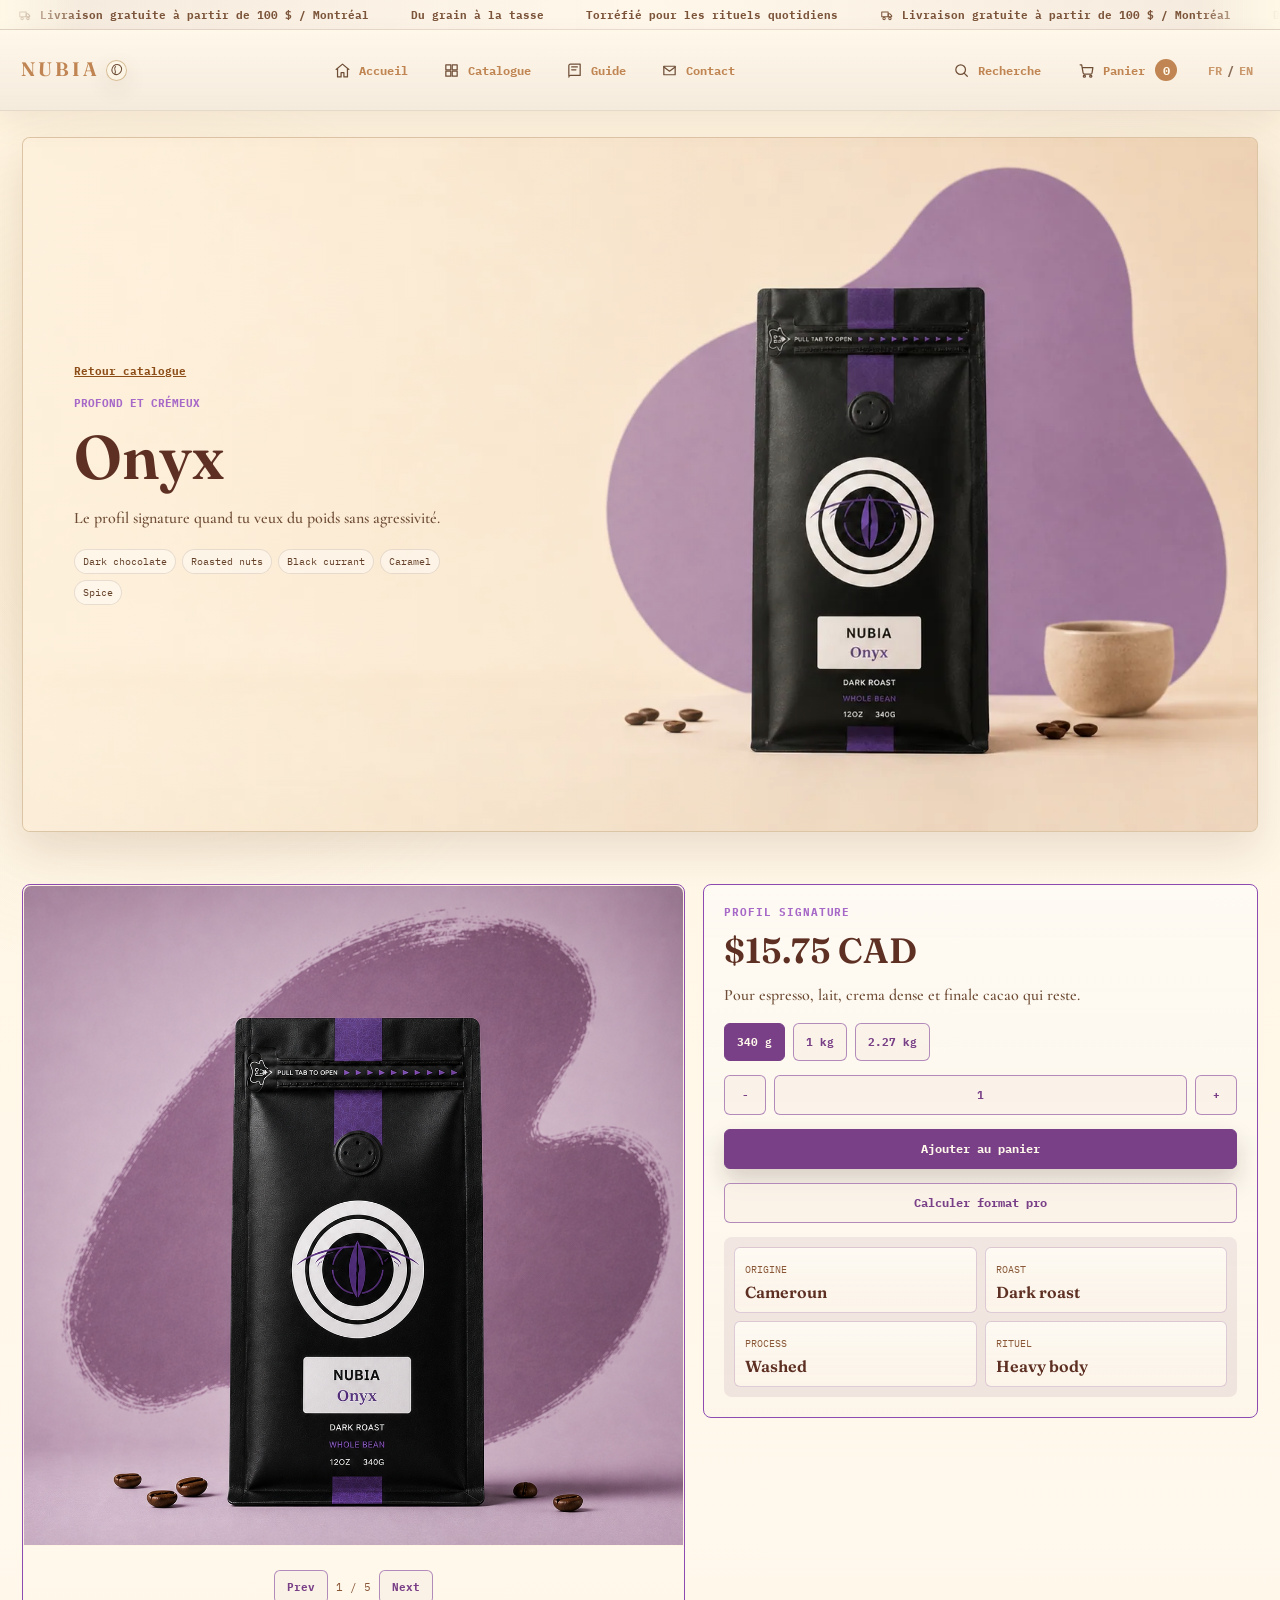
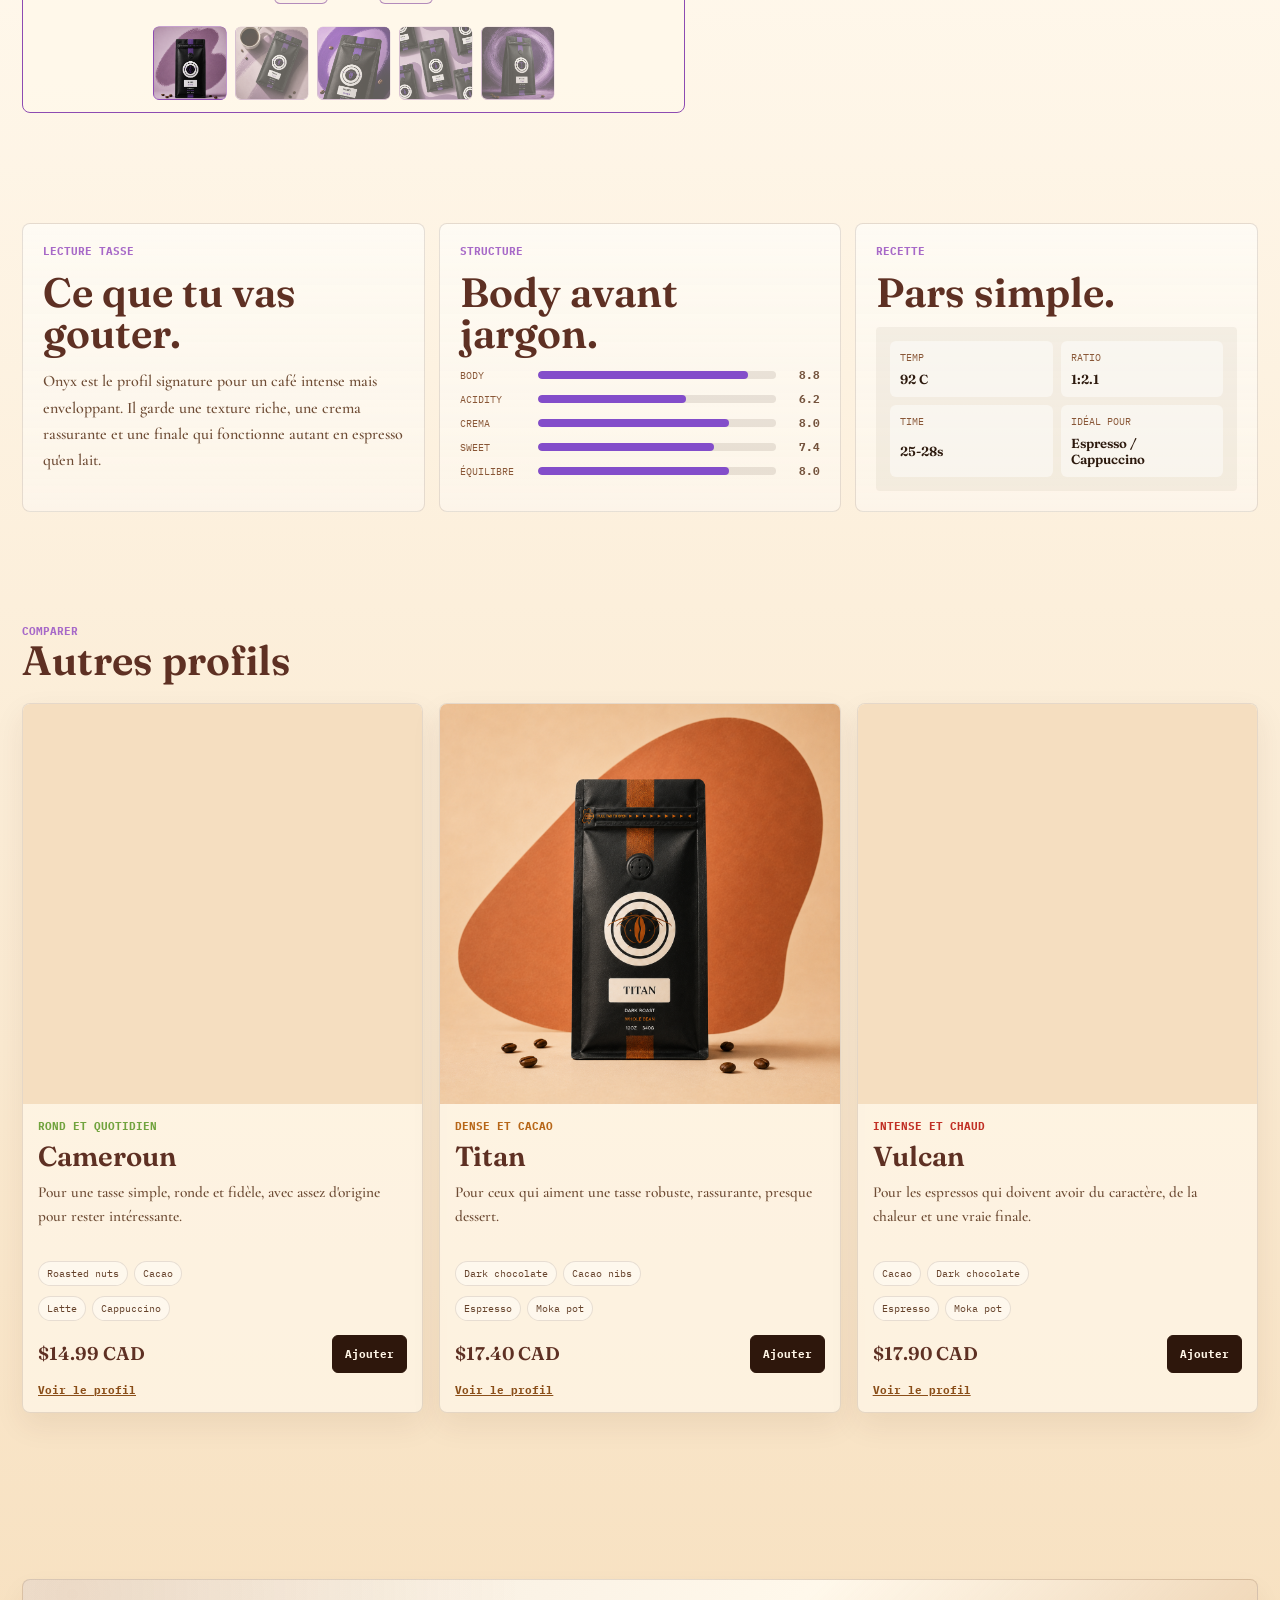
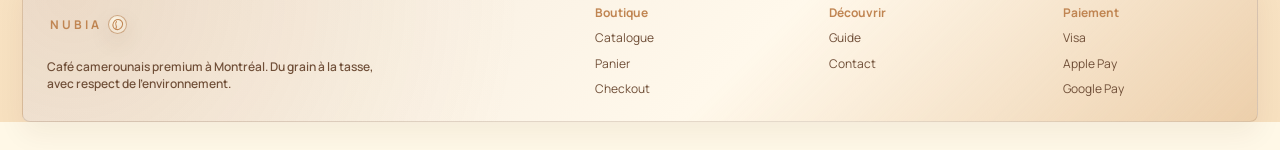
<file: products/onyx/index.html>
<!doctype html>
<html lang="fr">
  <head>
    <meta charset="UTF-8" />
    <meta name="viewport" content="width=device-width, initial-scale=1.0" />
    <title>Onyx - Nubia</title>
    <meta name="description" content="Pour ceux qui veulent un café profond, crémeux, avec une vraie présence en lait." />
    <link rel="icon" href="../../public/favicon.svg" type="image/svg+xml" />
    <link rel="preconnect" href="https://fonts.googleapis.com" />
    <link rel="preconnect" href="https://fonts.gstatic.com" crossorigin />
    <link href="https://fonts.googleapis.com/css2?family=Fraunces:opsz,wght@9..144,500;9..144,600&family=IBM+Plex+Mono:wght@400;500;600&family=Instrument+Serif:ital@0;1&family=Manrope:wght@400;500;600;700&display=swap" rel="stylesheet" />
    <link rel="stylesheet" href="../../src/nubia.css" />
    <link rel="stylesheet" href="../../src/nubia-da.css" />
  </head>
  <body class="page-store page-product" data-route="product" data-product-slug="onyx">
    <div class="ambient" aria-hidden="true">
      <canvas id="ambient-canvas"></canvas>
      <span class="ambient-grid"></span>
      <span class="ambient-aura"></span>
    </div>
    <div class="announcement" aria-label="Offre Nubia">
    <div class="announcement-track"><span><svg class="nav-icon" viewBox="0 0 24 24" aria-hidden="true" focusable="false"><path d="M3 7h11v8H3z" /><path d="M14 10h3l3 3v2h-6z" /><circle cx="7" cy="18" r="2" /><circle cx="17" cy="18" r="2" /></svg> <span data-i18n="announce-free-shipping" data-fr="Livraison gratuite à partir de 100 $ / Montréal" data-en="Free shipping over $100 / Montreal">Livraison gratuite à partir de 100 $ / Montréal</span></span><span><span data-i18n="announce-farm" data-fr="Du grain à la tasse" data-en="From the farm to the cup">Du grain à la tasse</span></span><span><span data-i18n="announce-ritual" data-fr="Torréfié pour les rituels quotidiens" data-en="Roasted for daily rituals">Torréfié pour les rituels quotidiens</span></span><span><svg class="nav-icon" viewBox="0 0 24 24" aria-hidden="true" focusable="false"><path d="M3 7h11v8H3z" /><path d="M14 10h3l3 3v2h-6z" /><circle cx="7" cy="18" r="2" /><circle cx="17" cy="18" r="2" /></svg> <span data-i18n="announce-free-shipping" data-fr="Livraison gratuite à partir de 100 $ / Montréal" data-en="Free shipping over $100 / Montreal">Livraison gratuite à partir de 100 $ / Montréal</span></span><span><span data-i18n="announce-farm" data-fr="Du grain à la tasse" data-en="From the farm to the cup">Du grain à la tasse</span></span><span><span data-i18n="announce-ritual" data-fr="Torréfié pour les rituels quotidiens" data-en="Roasted for daily rituals">Torréfié pour les rituels quotidiens</span></span><span><svg class="nav-icon" viewBox="0 0 24 24" aria-hidden="true" focusable="false"><path d="M3 7h11v8H3z" /><path d="M14 10h3l3 3v2h-6z" /><circle cx="7" cy="18" r="2" /><circle cx="17" cy="18" r="2" /></svg> <span data-i18n="announce-free-shipping" data-fr="Livraison gratuite à partir de 100 $ / Montréal" data-en="Free shipping over $100 / Montreal">Livraison gratuite à partir de 100 $ / Montréal</span></span><span><span data-i18n="announce-farm" data-fr="Du grain à la tasse" data-en="From the farm to the cup">Du grain à la tasse</span></span><span><span data-i18n="announce-ritual" data-fr="Torréfié pour les rituels quotidiens" data-en="Roasted for daily rituals">Torréfié pour les rituels quotidiens</span></span></div>
  </div>
  <header class="site-nav">
    <a class="brand" href="../../index.html" aria-label="Nubia accueil"><span class="brand-word" aria-hidden="true"><span>N</span><span>U</span><span>B</span><span>I</span><span>A</span></span><span class="brand-bean" aria-hidden="true"><svg class="nav-icon" viewBox="0 0 24 24" aria-hidden="true" focusable="false"><path d="M15.8 3.5c3.4 2.2 4.9 6.7 3.2 10.7-1.9 4.5-7 6.9-11.2 5.1-4.1-1.7-5.7-6.9-3.6-11.4 2-4.4 7.4-7.1 11.6-4.4Z" /><path d="M8.3 18.7c1.3-2.4 1.4-4.4.2-6.5-1.1-2-.8-4 .9-6.1" /></svg></span></a>
    <nav aria-label="Navigation principale">
      <a class="" href="../../index.html"><svg class="nav-icon" viewBox="0 0 24 24" aria-hidden="true" focusable="false"><path d="M3 10.5 12 3l9 7.5" /><path d="M5 9.5V21h5v-6h4v6h5V9.5" /></svg><span data-i18n="nav-home" data-fr="Accueil" data-en="Home">Accueil</span></a><a class="" href="../../collections/all/index.html"><svg class="nav-icon" viewBox="0 0 24 24" aria-hidden="true" focusable="false"><path d="M4 4h7v7H4z" /><path d="M13 4h7v7h-7z" /><path d="M4 13h7v7H4z" /><path d="M13 13h7v7h-7z" /></svg><span data-i18n="nav-catalogue" data-fr="Catalogue" data-en="Shop">Catalogue</span></a><a class="" href="../../pages/apprendre/index.html"><svg class="nav-icon" viewBox="0 0 24 24" aria-hidden="true" focusable="false"><path d="M4 19.5V5.2A2.2 2.2 0 0 1 6.2 3H20v16H6.2A2.2 2.2 0 0 0 4 21.2" /><path d="M8 7h8" /><path d="M8 11h6" /></svg><span data-i18n="nav-learn" data-fr="Guide" data-en="Guide">Guide</span></a><a class="" href="../../pages/contact/index.html"><svg class="nav-icon" viewBox="0 0 24 24" aria-hidden="true" focusable="false"><path d="M4 6h16v12H4z" /><path d="m4 7 8 6 8-6" /></svg><span data-i18n="nav-contact" data-fr="Contact" data-en="Contact">Contact</span></a>
    </nav>
    <div class="nav-actions">
      <button type="button" class="icon-button" data-search-toggle aria-label="Recherche"><svg class="nav-icon" viewBox="0 0 24 24" aria-hidden="true" focusable="false"><circle cx="10.8" cy="10.8" r="6.8" /><path d="m16 16 4.2 4.2" /></svg><span data-i18n="nav-search" data-fr="Recherche" data-en="Search">Recherche</span></button>
      <button type="button" class="cart-button" data-cart-toggle aria-label="Panier"><svg class="nav-icon" viewBox="0 0 24 24" aria-hidden="true" focusable="false"><circle cx="9" cy="20" r="1.5" /><circle cx="18" cy="20" r="1.5" /><path d="M3 4h2.2l2 11.5a2 2 0 0 0 2 1.6h8.7a2 2 0 0 0 1.9-1.4L21 8H6.1" /></svg><span data-i18n="nav-cart" data-fr="Panier" data-en="Cart">Panier</span><strong data-cart-count>0</strong></button>
      <button type="button" class="lang-button" data-lang-toggle aria-label="Changer la langue"><span data-lang-current>FR</span><span class="lang-separator">/</span><span data-lang-next>EN</span></button>
    </div>
  </header><main class="da-site da-pdp tone-violet" style="--accent:#9b5cff;--soft:rgba(155, 92, 255, 0.22)">
      <section class="da-pdp-commerce" data-product-page>
        <div class="product-gallery da-gallery" data-card data-product-gallery>
          <div class="gallery-stage">
            <img class="is-active" src="../../public/images/product-images/onyx/onyx-01.png" alt="Onyx image 1" data-gallery-slide /><img class="" src="../../public/images/product-images/onyx/onyx-02.png" alt="Onyx image 2" data-gallery-slide /><img class="" src="../../public/images/product-images/onyx/onyx-03.png" alt="Onyx image 3" data-gallery-slide /><img class="" src="../../public/images/product-images/onyx/onyx-04.png" alt="Onyx image 4" data-gallery-slide /><img class="" src="../../public/images/product-images/onyx/onyx-05.png" alt="Onyx image 5" data-gallery-slide />
          </div>
          <div class="gallery-controls">
            <button type="button" data-gallery-prev><span data-i18n="gallery-prev" data-fr="Prev" data-en="Prev">Prev</span></button>
            <span data-gallery-status>1 / 5</span>
            <button type="button" data-gallery-next><span data-i18n="gallery-next" data-fr="Next" data-en="Next">Next</span></button>
          </div>
          <div class="gallery-thumbs">
            <button class="is-active" type="button" data-gallery-thumb="0" aria-label="Image 1"><img src="../../public/images/product-images/onyx/onyx-01.png" alt="Onyx apercu 1" /></button><button class="" type="button" data-gallery-thumb="1" aria-label="Image 2"><img src="../../public/images/product-images/onyx/onyx-02.png" alt="Onyx apercu 2" /></button><button class="" type="button" data-gallery-thumb="2" aria-label="Image 3"><img src="../../public/images/product-images/onyx/onyx-03.png" alt="Onyx apercu 3" /></button><button class="" type="button" data-gallery-thumb="3" aria-label="Image 4"><img src="../../public/images/product-images/onyx/onyx-04.png" alt="Onyx apercu 4" /></button><button class="" type="button" data-gallery-thumb="4" aria-label="Image 5"><img src="../../public/images/product-images/onyx/onyx-05.png" alt="Onyx apercu 5" /></button>
          </div>
        </div>
        <aside class="product-buy-box da-buy-box" data-card>
          <span class="da-label">Profil signature</span>
          <h2 data-product-price>$15.75 CAD</h2>
          <p><span data-i18n="pdp-onyx-promise" data-fr="Pour espresso, lait, crema dense et finale cacao qui reste." data-en="For espresso, milk drinks, dense crema and a cacao finish that lingers.">Pour espresso, lait, crema dense et finale cacao qui reste.</span></p>
          <div class="variant-row" data-variant-row>
            <button class="active" type="button" data-variant="340 g" data-variant-price="15.75">340 g</button><button class="" type="button" data-variant="1 kg" data-variant-price="44.41">1 kg</button><button class="" type="button" data-variant="2.27 kg" data-variant-price="88.99">2.27 kg</button>
          </div>
          <div class="quantity-row">
            <button type="button" data-qty-minus>-</button>
            <input value="1" inputmode="numeric" data-qty-input aria-label="Quantite" />
            <button type="button" data-qty-plus>+</button>
          </div>
          <button class="btn primary full" type="button" data-add-cart data-product="onyx" data-name="Onyx" data-price="15.75"><span data-i18n="da-add-cart" data-fr="Ajouter au panier" data-en="Add to cart">Ajouter au panier</span></button>
          <button class="btn ghost full" type="button" data-bulk-open data-bulk-name="Onyx" data-bulk-sub="Profond / crémeux" data-bulk-accent="#9b5cff" data-bulk-tone="violet" data-bulk-prices='{&quot;340&quot;:15.75,&quot;1000&quot;:41.265,&quot;2270&quot;:90.405}'><span data-i18n="da-pro-format" data-fr="Calculer format pro" data-en="Calculate pro format">Calculer format pro</span></button>
          <div class="da-facts">
            <div><span><span data-i18n="pdp-fact-origin" data-fr="Origine" data-en="Origin">Origine</span></span><strong>Cameroun</strong></div>
            <div><span>Roast</span><strong>Dark roast</strong></div>
            <div><span>Process</span><strong>Washed</strong></div>
            <div><span><span data-i18n="pdp-fact-ritual" data-fr="Rituel" data-en="Ritual">Rituel</span></span><strong>Heavy body</strong></div>
          </div>
        </aside>
        <div class="mobile-buy-dock" data-mobile-buy-dock>
          <div><strong>Onyx</strong><span data-mobile-dock-price>$15.75 CAD</span></div>
          <button class="btn primary" type="button" data-add-cart data-product="onyx" data-name="Onyx" data-price="15.75"><span data-i18n="da-add" data-fr="Ajouter" data-en="Add">Ajouter</span></button>
        </div>
      </section>

      <section class="da-product-detail">
        <article data-card>
          <span class="da-label"><span data-i18n="da-taste-label" data-fr="Lecture tasse" data-en="Cup read">Lecture tasse</span></span>
          <h2><span data-i18n="da-taste-title" data-fr="Ce que tu vas gouter." data-en="What you will taste.">Ce que tu vas gouter.</span></h2>
          <p>Onyx est le profil signature pour un café intense mais enveloppant. Il garde une texture riche, une crema rassurante et une finale qui fonctionne autant en espresso qu'en lait.</p>
        </article>
        <article data-card>
          <span class="da-label"><span data-i18n="da-structure-label" data-fr="Structure" data-en="Structure">Structure</span></span>
          <h2><span data-i18n="da-structure-title" data-fr="Body avant jargon." data-en="Body before jargon.">Body avant jargon.</span></h2>
          <div class="guide-bars"><div class="guide-bar-row">
    <span class="bar-name">Body</span>
    <i><b class="bar-fill" style="width:88%"></b></i>
    <strong class="bar-val">8.8</strong>
  </div><div class="guide-bar-row">
    <span class="bar-name">Acidity</span>
    <i><b class="bar-fill" style="width:62%"></b></i>
    <strong class="bar-val">6.2</strong>
  </div><div class="guide-bar-row">
    <span class="bar-name">Crema</span>
    <i><b class="bar-fill" style="width:80%"></b></i>
    <strong class="bar-val">8.0</strong>
  </div><div class="guide-bar-row">
    <span class="bar-name">Sweet</span>
    <i><b class="bar-fill" style="width:74%"></b></i>
    <strong class="bar-val">7.4</strong>
  </div><div class="guide-bar-row">
    <span class="bar-name">Balance</span>
    <i><b class="bar-fill" style="width:80%"></b></i>
    <strong class="bar-val">8.0</strong>
  </div></div>
        </article>
        <article data-card>
          <span class="da-label"><span data-i18n="da-brew-label" data-fr="Recette" data-en="Recipe">Recette</span></span>
          <h2><span data-i18n="da-brew-title" data-fr="Pars simple." data-en="Start simple.">Pars simple.</span></h2>
          <div class="guide-recipe">
    <div><span>Temp</span><strong>92 C</strong></div>
    <div><span>Ratio</span><strong>1:2.1</strong></div>
    <div><span>Time</span><strong>25-28s</strong></div>
    <div><span>Idéal pour</span><strong>Espresso / Cappuccino</strong></div>
  </div>
        </article>
      </section>

      <section class="da-pdp-hero da-scene">
        <picture class="da-scene-picture">
    <source media="(max-width: 760px)" srcset="../../public/images/new-da-optimized/mobile-4-5/5.%20Product%20Page%20Hero%20Template-onyx.webp" />
    <img src="../../public/images/new-da-optimized/desktop-16-9/5.%20Product%20Page%20Hero%20Template-onyx.webp" alt="Onyx Nubia" loading="eager" decoding="async" />
  </picture>
        <div class="da-scene-copy da-pdp-copy">
          <a class="da-back-link" href="../../collections/all/index.html"><span data-i18n="da-back-shop" data-fr="Retour catalogue" data-en="Back to shop">Retour catalogue</span></a>
          <span class="da-label"><span data-i18n="pdp-onyx-ritual" data-fr="Profond et crémeux" data-en="Deep and creamy">Profond et crémeux</span></span>
          <h1 data-split>Onyx</h1>
          <p><span data-i18n="pdp-onyx-one-line" data-fr="Le profil signature quand tu veux du poids sans agressivité." data-en="The signature profile when you want weight without harshness.">Le profil signature quand tu veux du poids sans agressivité.</span></p>
          <div class="da-note-line"><span>Dark chocolate</span><span>Roasted nuts</span><span>Black currant</span><span>Caramel</span><span>Spice</span></div>
        </div>
      </section>

      <section class="da-product-section da-related">
        <div class="da-section-head"><div><span class="da-label"><span data-i18n="da-related-label" data-fr="Comparer" data-en="Compare">Comparer</span></span><h2><span data-i18n="da-related-title" data-fr="Autres profils" data-en="Other profiles">Autres profils</span></h2></div></div>
        <div class="da-product-grid"><article class="da-product-card tone-sage" data-card data-product-card="cameroun" data-methods="latte cappuccino flat white filter" style="--accent:#7cc94a;--soft:rgba(124, 201, 74, 0.2)">
    <a class="da-product-media" href="../../products/cameroun/index.html" aria-label="Voir Cameroun">
      <img src="../../public/images/product-images/cameroun/cameroun-01.png" alt="Cameroun Nubia" loading="lazy" decoding="async" />
    </a>
    <div class="da-product-body">
      <span class="da-product-ritual"><span data-i18n="product-cameroun-ritual" data-fr="Rond et quotidien" data-en="Round and everyday">Rond et quotidien</span></span>
      <h3>Cameroun</h3>
      <p><span data-i18n="product-cameroun-promise" data-fr="Pour une tasse simple, ronde et fidèle, avec assez d&#39;origine pour rester intéressante." data-en="For a simple, round and reliable cup, with enough origin character to stay interesting.">Pour une tasse simple, ronde et fidèle, avec assez d'origine pour rester intéressante.</span></p>
      <div class="da-note-line"><span>Roasted nuts</span><span>Cacao</span></div>
      <div class="da-method-line"><small>Latte</small><small>Cappuccino</small></div>
      <div class="da-buy-line">
        <strong>$14.99 CAD</strong>
        <button type="button" data-add-cart data-product="cameroun" data-name="Cameroun" data-price="14.99"><span data-i18n="product-cameroun-add" data-fr="Ajouter" data-en="Add">Ajouter</span></button>
      </div>
      <a class="da-profile-link" href="../../products/cameroun/index.html"><span data-i18n="product-cameroun-profile-link" data-fr="Voir le profil" data-en="View profile">Voir le profil</span></a>
    </div>
  </article><article class="da-product-card tone-copper" data-card data-product-card="titan" data-methods="espresso moka pot french press cold brew" style="--accent:#d87918;--soft:rgba(216, 121, 24, 0.2)">
    <a class="da-product-media" href="../../products/titan/index.html" aria-label="Voir Titan">
      <img src="../../public/images/product-images/titan/titan-01.png" alt="Titan Nubia" loading="lazy" decoding="async" />
    </a>
    <div class="da-product-body">
      <span class="da-product-ritual"><span data-i18n="product-titan-ritual" data-fr="Dense et cacao" data-en="Dense and cacao">Dense et cacao</span></span>
      <h3>Titan</h3>
      <p><span data-i18n="product-titan-promise" data-fr="Pour ceux qui aiment une tasse robuste, rassurante, presque dessert." data-en="For people who like a robust, reassuring cup with a near-dessert finish.">Pour ceux qui aiment une tasse robuste, rassurante, presque dessert.</span></p>
      <div class="da-note-line"><span>Dark chocolate</span><span>Cacao nibs</span></div>
      <div class="da-method-line"><small>Espresso</small><small>Moka pot</small></div>
      <div class="da-buy-line">
        <strong>$17.40 CAD</strong>
        <button type="button" data-add-cart data-product="titan" data-name="Titan" data-price="17.40"><span data-i18n="product-titan-add" data-fr="Ajouter" data-en="Add">Ajouter</span></button>
      </div>
      <a class="da-profile-link" href="../../products/titan/index.html"><span data-i18n="product-titan-profile-link" data-fr="Voir le profil" data-en="View profile">Voir le profil</span></a>
    </div>
  </article><article class="da-product-card tone-red" data-card data-product-card="vulcan" data-methods="espresso moka pot french press cappuccino" style="--accent:#e63129;--soft:rgba(230, 49, 41, 0.2)">
    <a class="da-product-media" href="../../products/vulcan/index.html" aria-label="Voir Vulcan">
      <img src="../../public/images/product-images/vulcan/vulcan-01.png" alt="Vulcan Nubia" loading="lazy" decoding="async" />
    </a>
    <div class="da-product-body">
      <span class="da-product-ritual"><span data-i18n="product-vulcan-ritual" data-fr="Intense et chaud" data-en="Intense and warm">Intense et chaud</span></span>
      <h3>Vulcan</h3>
      <p><span data-i18n="product-vulcan-promise" data-fr="Pour les espressos qui doivent avoir du caractère, de la chaleur et une vraie finale." data-en="For espressos that need character, warmth and a real finish.">Pour les espressos qui doivent avoir du caractère, de la chaleur et une vraie finale.</span></p>
      <div class="da-note-line"><span>Cacao</span><span>Dark chocolate</span></div>
      <div class="da-method-line"><small>Espresso</small><small>Moka pot</small></div>
      <div class="da-buy-line">
        <strong>$17.90 CAD</strong>
        <button type="button" data-add-cart data-product="vulcan" data-name="Vulcan" data-price="17.90"><span data-i18n="product-vulcan-add" data-fr="Ajouter" data-en="Add">Ajouter</span></button>
      </div>
      <a class="da-profile-link" href="../../products/vulcan/index.html"><span data-i18n="product-vulcan-profile-link" data-fr="Voir le profil" data-en="View profile">Voir le profil</span></a>
    </div>
  </article></div>
      </section>
    </main><aside class="cart-drawer" id="cart-drawer" aria-hidden="true">
    <div class="drawer-head">
      <div><span class="eyebrow"><span data-i18n="drawer-cart" data-fr="Panier" data-en="Cart">Panier</span></span><h2><span data-i18n="drawer-title" data-fr="Sélection Nubia" data-en="Nubia selection">Sélection Nubia</span></h2></div>
      <button type="button" class="round-button" data-cart-close aria-label="Fermer">x</button>
    </div>
    <div class="cart-lines" data-cart-lines></div>
    <div class="cart-total"><span><span data-i18n="drawer-total" data-fr="Total estimé" data-en="Estimated total">Total estimé</span></span><strong data-cart-total>$0.00 CAD</strong></div>
    <a class="btn primary full" href="../../cart/index.html"><span data-i18n="drawer-review-cart" data-fr="Voir le panier" data-en="Review cart">Voir le panier</span></a>
    <a class="btn ghost full" href="../../checkout/index.html"><span data-i18n="drawer-checkout" data-fr="Passer au checkout" data-en="Go to checkout">Passer au checkout</span></a>
  </aside><section class="search-overlay" id="search-overlay" aria-hidden="true">
    <div class="search-panel">
      <div class="drawer-head">
        <div><span class="eyebrow">Finder</span><h2>Quel rituel tu veux?</h2></div>
        <button type="button" class="round-button" data-search-close aria-label="Fermer">x</button>
      </div>
      <input type="search" data-search-input placeholder="espresso, latte, cacao, smooth..." />
      <div class="search-results" data-search-results></div>
    </div>
  </section><section class="bulk-modal" id="bulk-modal" aria-hidden="true">
    <div class="bulk-panel">
      <div class="drawer-head">
        <div><span class="eyebrow">Calcul pro</span><h2 data-bulk-title>Nubia</h2><p data-bulk-sub>Commande professionnelle locale.</p></div>
        <button type="button" class="round-button" data-bulk-close aria-label="Fermer">x</button>
      </div>
      <div class="bulk-tabs">
        <button class="active" type="button" data-bulk-qty="10">10 kg</button>
        <button type="button" data-bulk-qty="20">20 kg</button>
        <button type="button" data-bulk-qty="50">50 kg</button>
      </div>
      <label class="bulk-custom"><span>Kg personnalisé</span><input type="number" min="1" data-bulk-custom placeholder="35" /></label>
      <div class="bulk-table" data-bulk-results></div>
      <p class="bulk-note" data-bulk-note></p>
    </div>
  </section><footer class="site-footer da-footer">
    <div><a class="brand" href="../../index.html" aria-label="Nubia accueil"><span class="brand-word" aria-hidden="true"><span>N</span><span>U</span><span>B</span><span>I</span><span>A</span></span><span class="brand-bean" aria-hidden="true"><svg class="nav-icon" viewBox="0 0 24 24" aria-hidden="true" focusable="false"><path d="M15.8 3.5c3.4 2.2 4.9 6.7 3.2 10.7-1.9 4.5-7 6.9-11.2 5.1-4.1-1.7-5.7-6.9-3.6-11.4 2-4.4 7.4-7.1 11.6-4.4Z" /><path d="M8.3 18.7c1.3-2.4 1.4-4.4.2-6.5-1.1-2-.8-4 .9-6.1" /></svg></span></a><p><span data-i18n="da-footer-copy" data-fr="Café camerounais premium à Montréal. Du grain à la tasse, avec respect de l'environnement." data-en="Premium Cameroonian coffee in Montreal. From the farm to the cup, with respect for the environment.">Café camerounais premium à Montréal. Du grain à la tasse, avec respect de l'environnement.</span></p></div>
    <nav><strong><span data-i18n="footer-shop-title" data-fr="Boutique" data-en="Shop">Boutique</span></strong><a href="../../collections/all/index.html"><span data-i18n="footer-catalogue" data-fr="Catalogue" data-en="Catalog">Catalogue</span></a><a href="../../cart/index.html"><span data-i18n="footer-cart" data-fr="Panier" data-en="Cart">Panier</span></a><a href="../../checkout/index.html">Checkout</a></nav>
    <nav><strong><span data-i18n="footer-discover-title" data-fr="Découvrir" data-en="Discover">Découvrir</span></strong><a href="../../pages/apprendre/index.html">Guide</a><a href="../../pages/contact/index.html">Contact</a></nav>
    <nav><strong><span data-i18n="footer-payment-title" data-fr="Paiement" data-en="Payment">Paiement</span></strong><span>Visa</span><span>Apple Pay</span><span>Google Pay</span></nav>
  </footer>
    <div class="scroll-progress" aria-hidden="true"></div>
    <script>window.__NUBIA_EXPORT__ = true;window.__NUBIA_BOOTSTRAP__ = {"products":[{"slug":"onyx","name":"Onyx","label":"Profond / crémeux","price":"$15.75 CAD","status":"Profil signature","accent":"#9b5cff","soft":"rgba(155, 92, 255, 0.22)","image":"../../public/images/product-images/onyx/onyx-01.png","tile":"../../public/images/product-images/onyx/onyx-01.png","gallery":["../../public/images/product-images/onyx/onyx-01.png","../../public/images/product-images/onyx/onyx-02.png","../../public/images/product-images/onyx/onyx-03.png","../../public/images/product-images/onyx/onyx-04.png","../../public/images/product-images/onyx/onyx-05.png"],"origin":"Cameroun","region":"West Africa","roast":"Dark roast","process":"Washed","altitude":"1100-1600 MASL","harvest":"Nov-Feb","blend":"30% Robusta","ritual":"Heavy body","tagline":"Deep, bold, creamy.","description":"Pour ceux qui veulent un café profond, crémeux, avec une vraie présence en lait.","notes":["Dark chocolate","Roasted nuts","Black currant","Caramel","Spice"],"methods":["Espresso","Cappuccino","Latte","Mocha"],"brew":{"temp":"92 C","ratio":"1:2.1","time":"25-28s"},"scores":{"body":8.8,"acidity":6.2,"crema":8,"sweetness":7.4,"balance":8},"story":"Onyx est le profil signature pour un café intense mais enveloppant. Il garde une texture riche, une crema rassurante et une finale qui fonctionne autant en espresso qu'en lait.","visual":{"tile":"../../public/images/new-da-optimized/product%20titles/onyx.webp","desktop":"../../public/images/new-da-optimized/desktop-16-9/5.%20Product%20Page%20Hero%20Template-onyx.webp","mobile":"../../public/images/new-da-optimized/mobile-4-5/5.%20Product%20Page%20Hero%20Template-onyx.webp","tone":"violet"},"heroDesktop":"../../public/images/new-da-optimized/desktop-16-9/5.%20Product%20Page%20Hero%20Template-onyx.webp","heroMobile":"../../public/images/new-da-optimized/mobile-4-5/5.%20Product%20Page%20Hero%20Template-onyx.webp","copy":{"ritual":"Profond et crémeux","ritualEn":"Deep and creamy","promise":"Pour espresso, lait, crema dense et finale cacao qui reste.","promiseEn":"For espresso, milk drinks, dense crema and a cacao finish that lingers.","oneLine":"Le profil signature quand tu veux du poids sans agressivité.","oneLineEn":"The signature profile when you want weight without harshness."}},{"slug":"cameroun","name":"Cameroun","label":"Rond / smooth","price":"$14.99 CAD","status":"Profil origine","accent":"#7cc94a","soft":"rgba(124, 201, 74, 0.2)","image":"../../public/images/product-images/cameroun/cameroun-01.png","tile":"../../public/images/product-images/cameroun/cameroun-01.png","gallery":["../../public/images/product-images/cameroun/cameroun-01.png","../../public/images/product-images/cameroun/cameroun-02.png","../../public/images/product-images/cameroun/cameroun-03.png","../../public/images/product-images/cameroun/cameroun-04.png","../../public/images/product-images/cameroun/cameroun-05.png"],"origin":"Cameroun","region":"West Region","roast":"Medium-dark","process":"Washed","altitude":"1100-1600 MASL","harvest":"Nov-Feb","blend":"Mountain grown","ritual":"Smooth milk drinks","tagline":"Full body. Low acidity.","description":"Le profil le plus smooth pour les rituels quotidiens: rond, accessible, mais premium.","notes":["Roasted nuts","Cacao","Milk drinks","Caramel","Spice"],"methods":["Latte","Cappuccino","Flat white","Filter"],"brew":{"temp":"92 C","ratio":"1:2.2","time":"26-30s"},"scores":{"body":9.1,"acidity":3.2,"crema":8.6,"sweetness":6.8,"balance":8.4},"story":"Cameroun met l'origine au centre. C'est le profil qui donne à Nubia son ancrage: une tasse ronde, douce, basse en acidité, facile à aimer mais clairement premium.","visual":{"tile":"../../public/images/new-da-optimized/product%20titles/cameroun.webp","desktop":"../../public/images/new-da-optimized/desktop-16-9/5.%20Product%20Page%20Hero%20Template%3Dcameroun.webp","mobile":"../../public/images/new-da-optimized/mobile-4-5/5.%20Product%20Page%20Hero%20Template-cameroun.webp","tone":"sage"},"heroDesktop":"../../public/images/new-da-optimized/desktop-16-9/5.%20Product%20Page%20Hero%20Template%3Dcameroun.webp","heroMobile":"../../public/images/new-da-optimized/mobile-4-5/5.%20Product%20Page%20Hero%20Template-cameroun.webp","copy":{"ritual":"Rond et quotidien","ritualEn":"Round and everyday","promise":"Pour une tasse simple, ronde et fidèle, avec assez d'origine pour rester intéressante.","promiseEn":"For a simple, round and reliable cup, with enough origin character to stay interesting.","oneLine":"Le point d'ancrage de Nubia: quotidien, solide, jamais plat.","oneLineEn":"Nubia's anchor profile: everyday, solid, never flat."}},{"slug":"titan","name":"Titan","label":"Dense / cacao","price":"$17.40 CAD","status":"Profil puissant","accent":"#d87918","soft":"rgba(216, 121, 24, 0.2)","image":"../../public/images/product-images/titan/titan-01.png","tile":"../../public/images/product-images/titan/titan-01.png","gallery":["../../public/images/product-images/titan/titan-01.png","../../public/images/product-images/titan/titan-02.png","../../public/images/product-images/titan/titan-03.png","../../public/images/product-images/titan/titan-04.png","../../public/images/product-images/titan/titan-05.png"],"origin":"Multi-origin","region":"South America / Africa / Asia","roast":"Dark roast","process":"Washed","altitude":"1200-1800 MASL","harvest":"Nov-Feb","blend":"Power blend","ritual":"Full body","tagline":"Cacao, dark choco, nuts.","description":"Un dark roast puissant, dense, construit pour l'espresso et les methodes qui demandent du corps.","notes":["Dark chocolate","Cacao nibs","Roasted nuts","Burnt caramel"],"methods":["Espresso","Moka pot","French press","Cold brew"],"brew":{"temp":"93 C","ratio":"1:2.2","time":"28-32s"},"scores":{"body":9.2,"acidity":2.8,"crema":8.7,"sweetness":6.6,"balance":8.8},"story":"Titan est construit comme un moteur: dense, stable, rassurant. Il donne au client l'impression d'un cafe qui ne flanche pas, avec une presence cacao tres nette.","visual":{"tile":"../../public/images/new-da-optimized/product%20titles/titan.webp","desktop":"../../public/images/new-da-optimized/desktop-16-9/5.%20Product%20Page%20Hero%20Template-titan.webp","mobile":"../../public/images/new-da-optimized/mobile-4-5/5.%20Product%20Page%20Hero%20Template-titan.webp","tone":"copper"},"heroDesktop":"../../public/images/new-da-optimized/desktop-16-9/5.%20Product%20Page%20Hero%20Template-titan.webp","heroMobile":"../../public/images/new-da-optimized/mobile-4-5/5.%20Product%20Page%20Hero%20Template-titan.webp","copy":{"ritual":"Dense et cacao","ritualEn":"Dense and cacao","promise":"Pour ceux qui aiment une tasse robuste, rassurante, presque dessert.","promiseEn":"For people who like a robust, reassuring cup with a near-dessert finish.","oneLine":"Un profil construit pour tenir tête au lait, au sucre et aux longues journées.","oneLineEn":"A profile built to stand up to milk, sugar and long days."}},{"slug":"vulcan","name":"Vulcan","label":"Intense / épicé","price":"$17.90 CAD","status":"Profil intense","accent":"#e63129","soft":"rgba(230, 49, 41, 0.2)","image":"../../public/images/product-images/vulcan/vulcan-01.png","tile":"../../public/images/product-images/vulcan/vulcan-01.png","gallery":["../../public/images/product-images/vulcan/vulcan-01.png","../../public/images/product-images/vulcan/vulcan-02.png","../../public/images/product-images/vulcan/vulcan-03.png","../../public/images/product-images/vulcan/vulcan-04.png","../../public/images/product-images/vulcan/vulcan-05.png"],"origin":"West Africa","region":"Highland belt","roast":"Dark roast","process":"Washed","altitude":"1200-1800 MASL","harvest":"Nov-Feb","blend":"Most intense","ritual":"Maximum intensity","tagline":"Dark, intense, spiced.","description":"Le module le plus intense: cacao, dark choco, spices, crema dense et finish assumée.","notes":["Cacao","Dark chocolate","Baking spice","Molasses","Smoked wood"],"methods":["Espresso","Moka pot","French press","Cappuccino"],"brew":{"temp":"94 C","ratio":"1:2.0","time":"29-33s"},"scores":{"body":9.5,"acidity":2.4,"crema":8.9,"sweetness":6.2,"balance":7.8},"story":"Vulcan est le profil qui vend le frisson. Il doit sentir la chaleur, la pression, la densité. C'est le café pour ceux qui veulent que leur espresso ait du poids.","visual":{"tile":"../../public/images/new-da-optimized/product%20titles/vulcan.webp","desktop":"../../public/images/new-da-optimized/desktop-16-9/5.%20Product%20Page%20Hero%20Template-vulcan.webp","mobile":"../../public/images/new-da-optimized/mobile-4-5/5.%20Product%20Page%20Hero%20Template-vulcan.webp","tone":"red"},"heroDesktop":"../../public/images/new-da-optimized/desktop-16-9/5.%20Product%20Page%20Hero%20Template-vulcan.webp","heroMobile":"../../public/images/new-da-optimized/mobile-4-5/5.%20Product%20Page%20Hero%20Template-vulcan.webp","copy":{"ritual":"Intense et chaud","ritualEn":"Intense and warm","promise":"Pour les espressos qui doivent avoir du caractère, de la chaleur et une vraie finale.","promiseEn":"For espressos that need character, warmth and a real finish.","oneLine":"La version plus assumée: chaude, directe, mémorable.","oneLineEn":"The more assertive version: warm, direct, memorable."}},{"slug":"aurora","name":"Aurora","label":"Doux / raffiné","price":"$15.75 CAD","status":"Profil arabica","accent":"#d6a950","soft":"rgba(214, 169, 80, 0.2)","image":"../../public/images/product-images/aurora/aurora-01.png","tile":"../../public/images/product-images/aurora/aurora-01.png","gallery":["../../public/images/product-images/aurora/aurora-01.png","../../public/images/product-images/aurora/aurora-02.png","../../public/images/product-images/aurora/aurora-03.png","../../public/images/product-images/aurora/aurora-04.png","../../public/images/product-images/aurora/aurora-05.png"],"origin":"Selected Arabica","region":"High altitude","roast":"Medium-dark","process":"Washed","altitude":"1200-1800 MASL","harvest":"Nov-Feb","blend":"100% Arabica","ritual":"Refined sweetness","tagline":"Sweet, smooth, refined.","description":"Un profil plus doux et lumineux: milk chocolate, fruits rouges, miel, equilibre et finesse.","notes":["Milk chocolate","Red fruits","Honey","Roasted almonds","Brown sugar"],"methods":["Espresso","Pour-over","Filter","Latte"],"brew":{"temp":"92 C","ratio":"1:2.4","time":"26-30s"},"scores":{"body":8.3,"acidity":5.6,"crema":8.1,"sweetness":8.7,"balance":8.6},"story":"Aurora apporte la lumière dans l'univers Nubia. Il garde le côté premium, mais ouvre une expérience plus douce, plus accessible, plus élégante.","visual":{"tile":"../../public/images/new-da-optimized/product%20titles/aurora.webp","desktop":"../../public/images/new-da-optimized/desktop-16-9/5.%20Product%20Page%20Hero%20Template-aurora.webp","mobile":"../../public/images/new-da-optimized/mobile-4-5/5.%20Product%20Page%20Hero%20Template-aurora.webp","tone":"gold"},"heroDesktop":"../../public/images/new-da-optimized/desktop-16-9/5.%20Product%20Page%20Hero%20Template-aurora.webp","heroMobile":"../../public/images/new-da-optimized/mobile-4-5/5.%20Product%20Page%20Hero%20Template-aurora.webp","copy":{"ritual":"Doux et lumineux","ritualEn":"Soft and luminous","promise":"Pour les matins doux, les lattes lumineux et les tasses qui commencent sans effort.","promiseEn":"For soft mornings, luminous lattes and cups that start without effort.","oneLine":"Le profil le plus accessible: clair, doux, rassurant.","oneLineEn":"The most approachable profile: clear, soft and reassuring."}},{"slug":"atlas","name":"Atlas","label":"Équilibre / quotidien","price":"$15.40 CAD","status":"Profil equilibre","accent":"#2e86ff","soft":"rgba(46, 134, 255, 0.21)","image":"../../public/images/product-images/atlas/atlas-01.png","tile":"../../public/images/product-images/atlas/atlas-01.png","gallery":["../../public/images/product-images/atlas/atlas-01.png","../../public/images/product-images/atlas/atlas-02.png","../../public/images/product-images/atlas/atlas-03.png","../../public/images/product-images/atlas/atlas-04.png","../../public/images/product-images/atlas/atlas-05.png"],"origin":"Premium Arabica","region":"Signature selection","roast":"Medium roast","process":"Washed","altitude":"1200-1800 MASL","harvest":"Nov-Feb","blend":"100% Arabica","ritual":"Balanced everyday cup","tagline":"Balanced, full-bodied, dependable.","description":"Le point d'entrée signature: full body, structure équilibrée, caramel, choco et amandes grillées.","notes":["Caramel","Dark chocolate","Roasted almonds","Brown sugar","Toasted grains"],"methods":["Espresso","Pour-over","Filter","Latte"],"brew":{"temp":"92 C","ratio":"1:2.4","time":"26-30s"},"scores":{"body":8.7,"acidity":4.8,"crema":8.2,"sweetness":8,"balance":9},"story":"Atlas est le profil qui porte la collection. Il est assez riche pour vendre la qualité, assez balancé pour devenir le café quotidien.","visual":{"tile":"../../public/images/new-da-optimized/product%20titles/atlas.webp","desktop":"../../public/images/new-da-optimized/desktop-16-9/5.%20Product%20Page%20Hero%20Template-atlas.webp","mobile":"../../public/images/new-da-optimized/mobile-4-5/5.%20Product%20Page%20Hero%20Template-atlas.webp","tone":"blue"},"heroDesktop":"../../public/images/new-da-optimized/desktop-16-9/5.%20Product%20Page%20Hero%20Template-atlas.webp","heroMobile":"../../public/images/new-da-optimized/mobile-4-5/5.%20Product%20Page%20Hero%20Template-atlas.webp","copy":{"ritual":"Équilibre de tous les jours","ritualEn":"Everyday balance","promise":"Pour une tasse stable, élégante, facile à recommander et difficile à regretter.","promiseEn":"For a stable, elegant cup that is easy to recommend and hard to regret.","oneLine":"Le sac qui porte la routine sans devenir banal.","oneLineEn":"The bag that carries the routine without becoming ordinary."}}]};window.__NUBIA_PATH_PREFIX__ = "../../";window.__NUBIA_SITE_ORIGIN__ = "";</script>
    <script type="module" src="../../src/nubia.js"></script>
    
  </body>
</html>
</file>
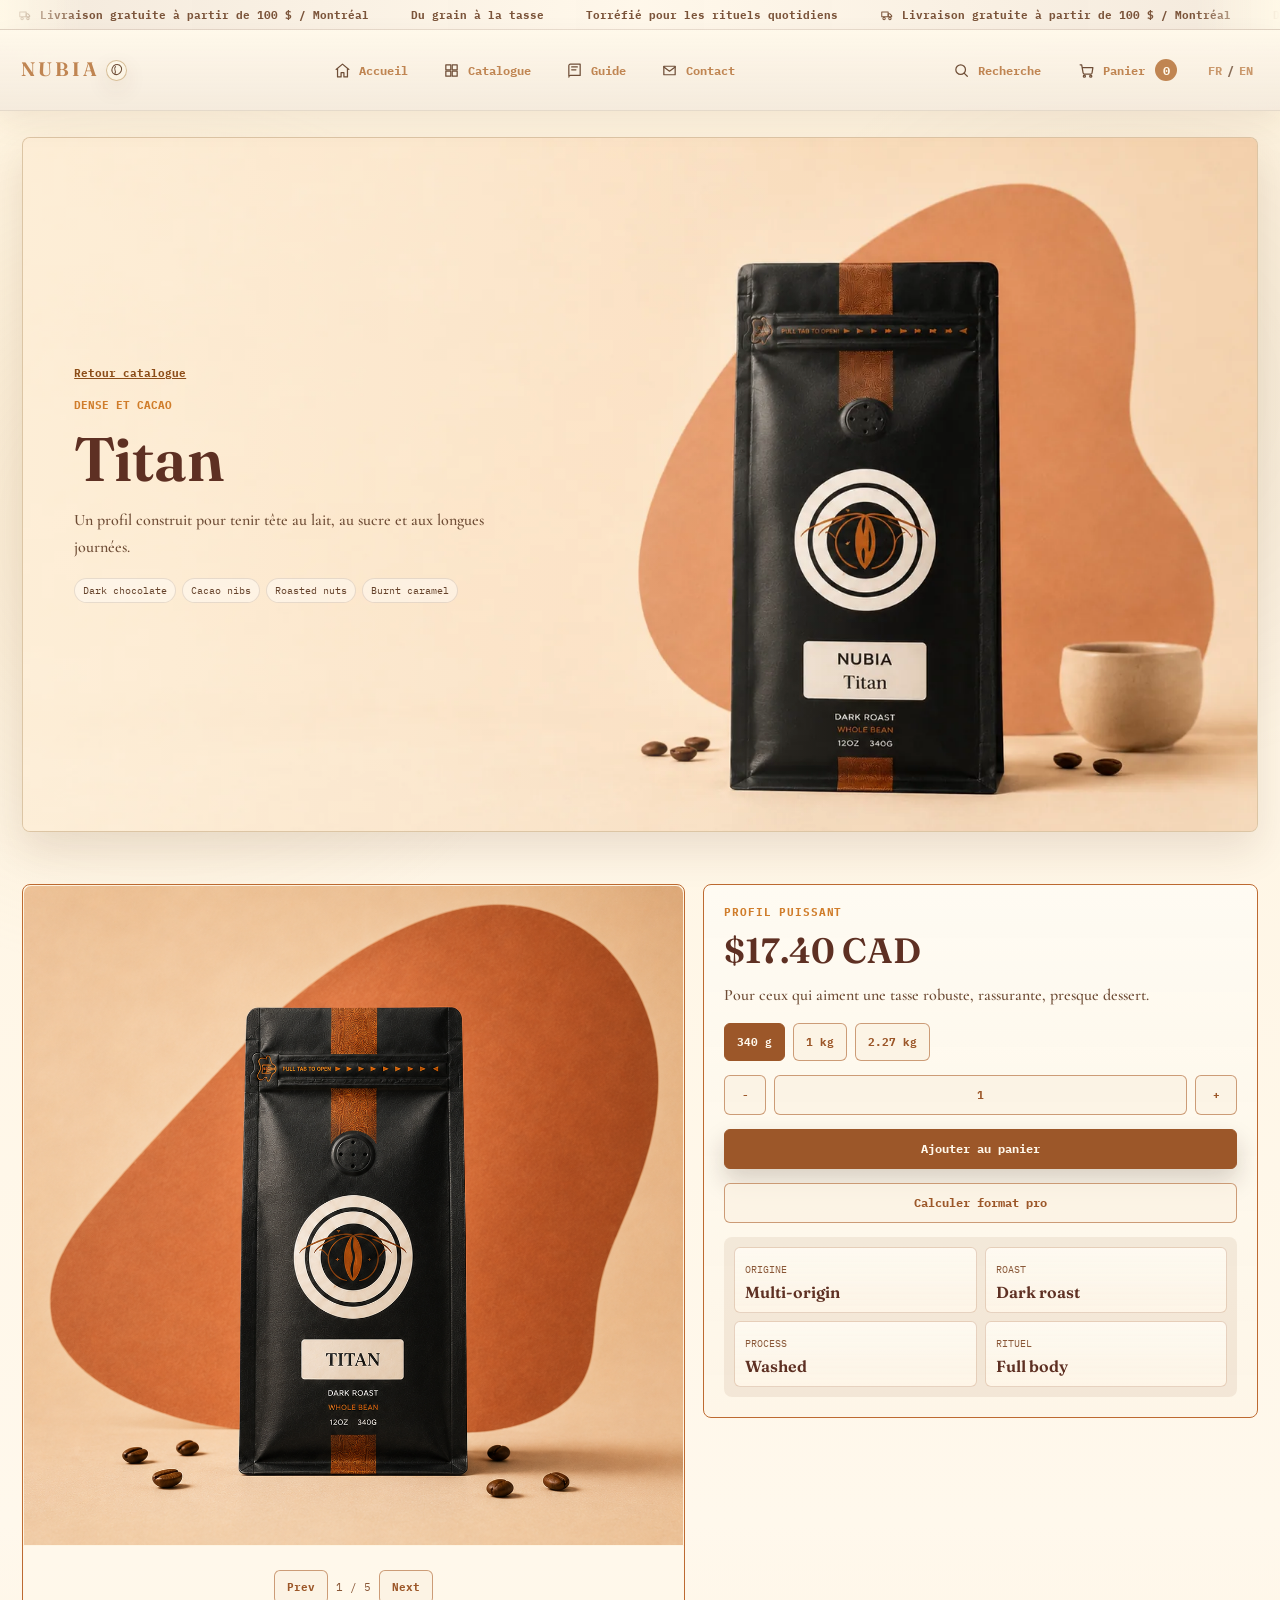
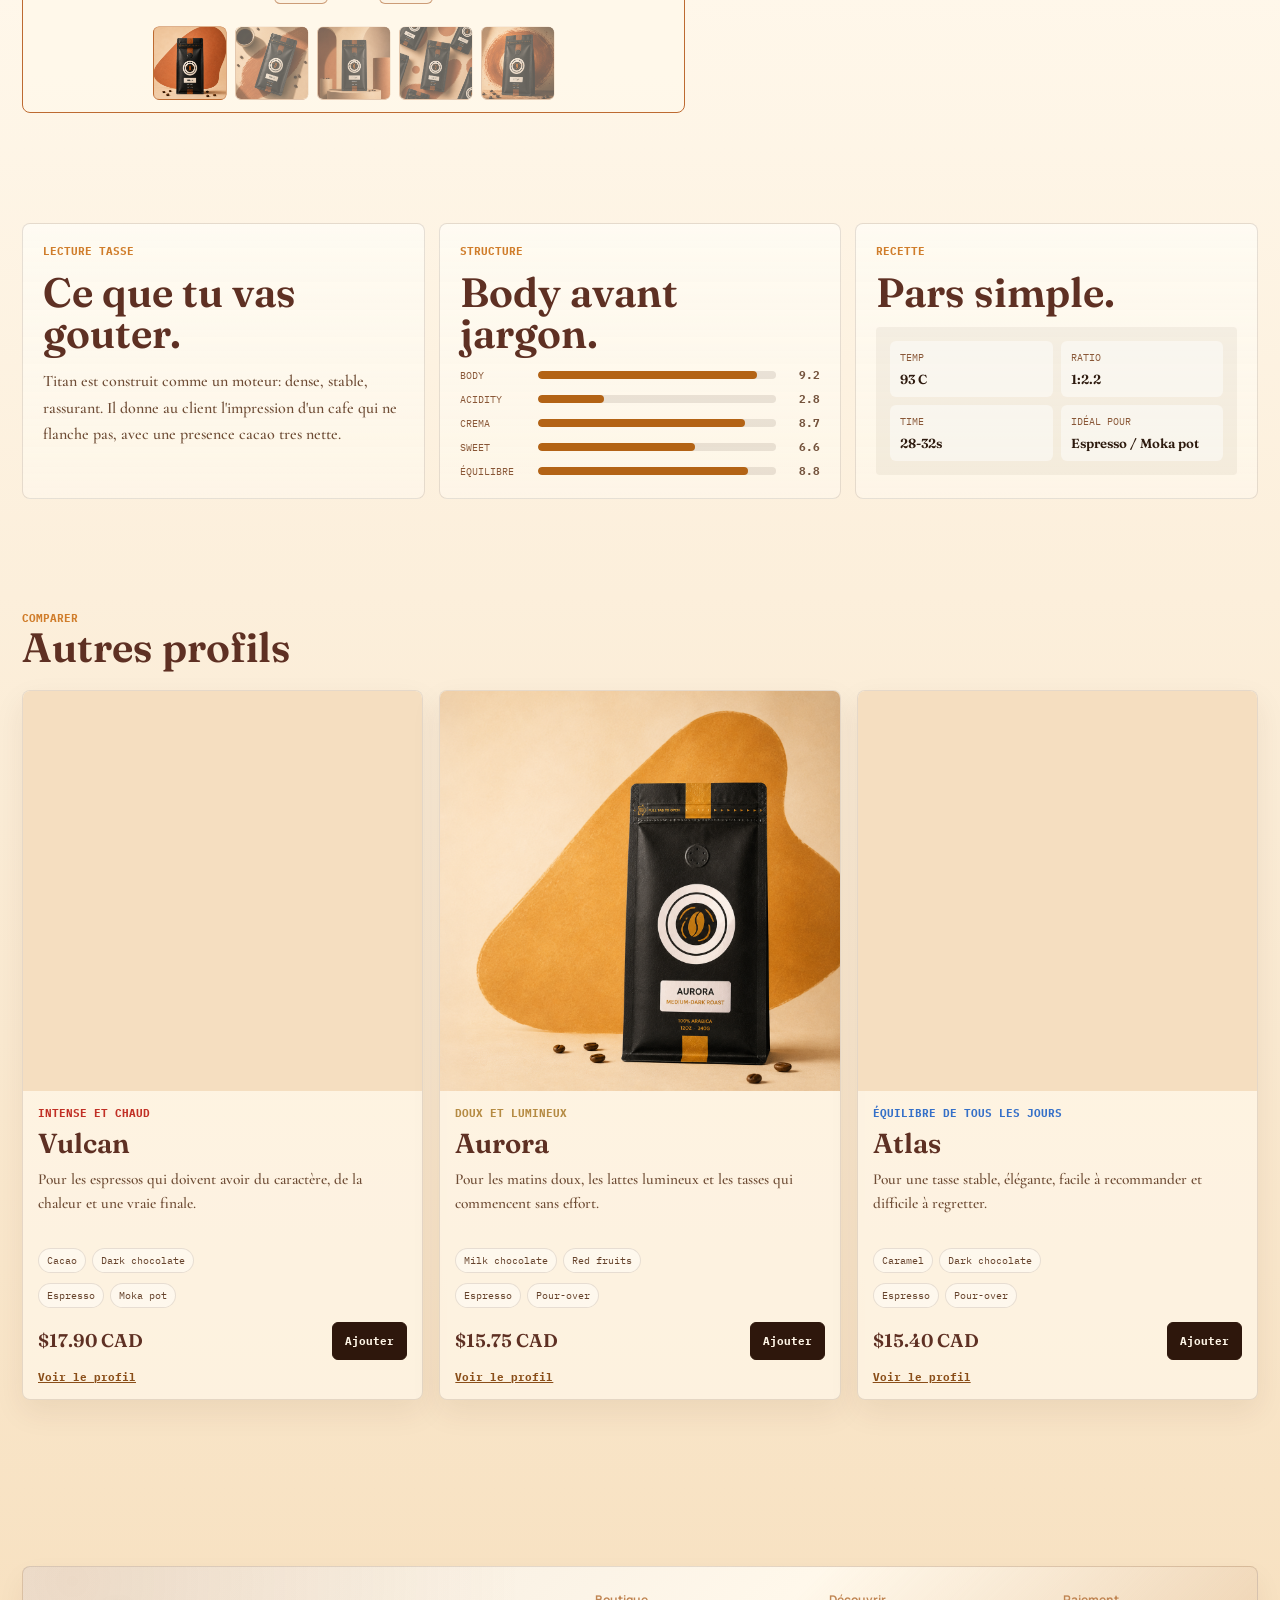
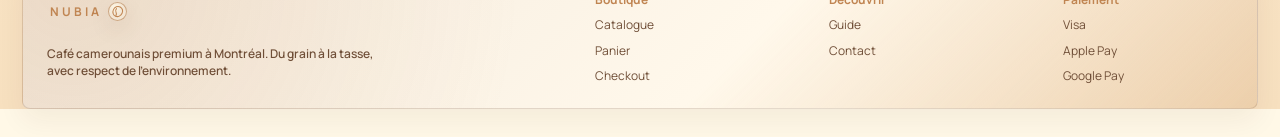
<file: products/titan/index.html>
<!doctype html>
<html lang="fr">
  <head>
    <meta charset="UTF-8" />
    <meta name="viewport" content="width=device-width, initial-scale=1.0" />
    <title>Titan - Nubia</title>
    <meta name="description" content="Un dark roast puissant, dense, construit pour l'espresso et les methodes qui demandent du corps." />
    <link rel="icon" href="../../public/favicon.svg" type="image/svg+xml" />
    <link rel="preconnect" href="https://fonts.googleapis.com" />
    <link rel="preconnect" href="https://fonts.gstatic.com" crossorigin />
    <link href="https://fonts.googleapis.com/css2?family=Fraunces:opsz,wght@9..144,500;9..144,600&family=IBM+Plex+Mono:wght@400;500;600&family=Instrument+Serif:ital@0;1&family=Manrope:wght@400;500;600;700&display=swap" rel="stylesheet" />
    <link rel="stylesheet" href="../../src/nubia.css" />
    <link rel="stylesheet" href="../../src/nubia-da.css" />
  </head>
  <body class="page-store page-product" data-route="product" data-product-slug="titan">
    <div class="ambient" aria-hidden="true">
      <canvas id="ambient-canvas"></canvas>
      <span class="ambient-grid"></span>
      <span class="ambient-aura"></span>
    </div>
    <div class="announcement" aria-label="Offre Nubia">
    <div class="announcement-track"><span><svg class="nav-icon" viewBox="0 0 24 24" aria-hidden="true" focusable="false"><path d="M3 7h11v8H3z" /><path d="M14 10h3l3 3v2h-6z" /><circle cx="7" cy="18" r="2" /><circle cx="17" cy="18" r="2" /></svg> <span data-i18n="announce-free-shipping" data-fr="Livraison gratuite à partir de 100 $ / Montréal" data-en="Free shipping over $100 / Montreal">Livraison gratuite à partir de 100 $ / Montréal</span></span><span><span data-i18n="announce-farm" data-fr="Du grain à la tasse" data-en="From the farm to the cup">Du grain à la tasse</span></span><span><span data-i18n="announce-ritual" data-fr="Torréfié pour les rituels quotidiens" data-en="Roasted for daily rituals">Torréfié pour les rituels quotidiens</span></span><span><svg class="nav-icon" viewBox="0 0 24 24" aria-hidden="true" focusable="false"><path d="M3 7h11v8H3z" /><path d="M14 10h3l3 3v2h-6z" /><circle cx="7" cy="18" r="2" /><circle cx="17" cy="18" r="2" /></svg> <span data-i18n="announce-free-shipping" data-fr="Livraison gratuite à partir de 100 $ / Montréal" data-en="Free shipping over $100 / Montreal">Livraison gratuite à partir de 100 $ / Montréal</span></span><span><span data-i18n="announce-farm" data-fr="Du grain à la tasse" data-en="From the farm to the cup">Du grain à la tasse</span></span><span><span data-i18n="announce-ritual" data-fr="Torréfié pour les rituels quotidiens" data-en="Roasted for daily rituals">Torréfié pour les rituels quotidiens</span></span><span><svg class="nav-icon" viewBox="0 0 24 24" aria-hidden="true" focusable="false"><path d="M3 7h11v8H3z" /><path d="M14 10h3l3 3v2h-6z" /><circle cx="7" cy="18" r="2" /><circle cx="17" cy="18" r="2" /></svg> <span data-i18n="announce-free-shipping" data-fr="Livraison gratuite à partir de 100 $ / Montréal" data-en="Free shipping over $100 / Montreal">Livraison gratuite à partir de 100 $ / Montréal</span></span><span><span data-i18n="announce-farm" data-fr="Du grain à la tasse" data-en="From the farm to the cup">Du grain à la tasse</span></span><span><span data-i18n="announce-ritual" data-fr="Torréfié pour les rituels quotidiens" data-en="Roasted for daily rituals">Torréfié pour les rituels quotidiens</span></span></div>
  </div>
  <header class="site-nav">
    <a class="brand" href="../../index.html" aria-label="Nubia accueil"><span class="brand-word" aria-hidden="true"><span>N</span><span>U</span><span>B</span><span>I</span><span>A</span></span><span class="brand-bean" aria-hidden="true"><svg class="nav-icon" viewBox="0 0 24 24" aria-hidden="true" focusable="false"><path d="M15.8 3.5c3.4 2.2 4.9 6.7 3.2 10.7-1.9 4.5-7 6.9-11.2 5.1-4.1-1.7-5.7-6.9-3.6-11.4 2-4.4 7.4-7.1 11.6-4.4Z" /><path d="M8.3 18.7c1.3-2.4 1.4-4.4.2-6.5-1.1-2-.8-4 .9-6.1" /></svg></span></a>
    <nav aria-label="Navigation principale">
      <a class="" href="../../index.html"><svg class="nav-icon" viewBox="0 0 24 24" aria-hidden="true" focusable="false"><path d="M3 10.5 12 3l9 7.5" /><path d="M5 9.5V21h5v-6h4v6h5V9.5" /></svg><span data-i18n="nav-home" data-fr="Accueil" data-en="Home">Accueil</span></a><a class="" href="../../collections/all/index.html"><svg class="nav-icon" viewBox="0 0 24 24" aria-hidden="true" focusable="false"><path d="M4 4h7v7H4z" /><path d="M13 4h7v7h-7z" /><path d="M4 13h7v7H4z" /><path d="M13 13h7v7h-7z" /></svg><span data-i18n="nav-catalogue" data-fr="Catalogue" data-en="Shop">Catalogue</span></a><a class="" href="../../pages/apprendre/index.html"><svg class="nav-icon" viewBox="0 0 24 24" aria-hidden="true" focusable="false"><path d="M4 19.5V5.2A2.2 2.2 0 0 1 6.2 3H20v16H6.2A2.2 2.2 0 0 0 4 21.2" /><path d="M8 7h8" /><path d="M8 11h6" /></svg><span data-i18n="nav-learn" data-fr="Guide" data-en="Guide">Guide</span></a><a class="" href="../../pages/contact/index.html"><svg class="nav-icon" viewBox="0 0 24 24" aria-hidden="true" focusable="false"><path d="M4 6h16v12H4z" /><path d="m4 7 8 6 8-6" /></svg><span data-i18n="nav-contact" data-fr="Contact" data-en="Contact">Contact</span></a>
    </nav>
    <div class="nav-actions">
      <button type="button" class="icon-button" data-search-toggle aria-label="Recherche"><svg class="nav-icon" viewBox="0 0 24 24" aria-hidden="true" focusable="false"><circle cx="10.8" cy="10.8" r="6.8" /><path d="m16 16 4.2 4.2" /></svg><span data-i18n="nav-search" data-fr="Recherche" data-en="Search">Recherche</span></button>
      <button type="button" class="cart-button" data-cart-toggle aria-label="Panier"><svg class="nav-icon" viewBox="0 0 24 24" aria-hidden="true" focusable="false"><circle cx="9" cy="20" r="1.5" /><circle cx="18" cy="20" r="1.5" /><path d="M3 4h2.2l2 11.5a2 2 0 0 0 2 1.6h8.7a2 2 0 0 0 1.9-1.4L21 8H6.1" /></svg><span data-i18n="nav-cart" data-fr="Panier" data-en="Cart">Panier</span><strong data-cart-count>0</strong></button>
      <button type="button" class="lang-button" data-lang-toggle aria-label="Changer la langue"><span data-lang-current>FR</span><span class="lang-separator">/</span><span data-lang-next>EN</span></button>
    </div>
  </header><main class="da-site da-pdp tone-copper" style="--accent:#d87918;--soft:rgba(216, 121, 24, 0.2)">
      <section class="da-pdp-commerce" data-product-page>
        <div class="product-gallery da-gallery" data-card data-product-gallery>
          <div class="gallery-stage">
            <img class="is-active" src="../../public/images/product-images/titan/titan-01.png" alt="Titan image 1" data-gallery-slide /><img class="" src="../../public/images/product-images/titan/titan-02.png" alt="Titan image 2" data-gallery-slide /><img class="" src="../../public/images/product-images/titan/titan-03.png" alt="Titan image 3" data-gallery-slide /><img class="" src="../../public/images/product-images/titan/titan-04.png" alt="Titan image 4" data-gallery-slide /><img class="" src="../../public/images/product-images/titan/titan-05.png" alt="Titan image 5" data-gallery-slide />
          </div>
          <div class="gallery-controls">
            <button type="button" data-gallery-prev><span data-i18n="gallery-prev" data-fr="Prev" data-en="Prev">Prev</span></button>
            <span data-gallery-status>1 / 5</span>
            <button type="button" data-gallery-next><span data-i18n="gallery-next" data-fr="Next" data-en="Next">Next</span></button>
          </div>
          <div class="gallery-thumbs">
            <button class="is-active" type="button" data-gallery-thumb="0" aria-label="Image 1"><img src="../../public/images/product-images/titan/titan-01.png" alt="Titan apercu 1" /></button><button class="" type="button" data-gallery-thumb="1" aria-label="Image 2"><img src="../../public/images/product-images/titan/titan-02.png" alt="Titan apercu 2" /></button><button class="" type="button" data-gallery-thumb="2" aria-label="Image 3"><img src="../../public/images/product-images/titan/titan-03.png" alt="Titan apercu 3" /></button><button class="" type="button" data-gallery-thumb="3" aria-label="Image 4"><img src="../../public/images/product-images/titan/titan-04.png" alt="Titan apercu 4" /></button><button class="" type="button" data-gallery-thumb="4" aria-label="Image 5"><img src="../../public/images/product-images/titan/titan-05.png" alt="Titan apercu 5" /></button>
          </div>
        </div>
        <aside class="product-buy-box da-buy-box" data-card>
          <span class="da-label">Profil puissant</span>
          <h2 data-product-price>$17.40 CAD</h2>
          <p><span data-i18n="pdp-titan-promise" data-fr="Pour ceux qui aiment une tasse robuste, rassurante, presque dessert." data-en="For people who like a robust, reassuring cup with a near-dessert finish.">Pour ceux qui aiment une tasse robuste, rassurante, presque dessert.</span></p>
          <div class="variant-row" data-variant-row>
            <button class="active" type="button" data-variant="340 g" data-variant-price="17.40">340 g</button><button class="" type="button" data-variant="1 kg" data-variant-price="49.07">1 kg</button><button class="" type="button" data-variant="2.27 kg" data-variant-price="98.31">2.27 kg</button>
          </div>
          <div class="quantity-row">
            <button type="button" data-qty-minus>-</button>
            <input value="1" inputmode="numeric" data-qty-input aria-label="Quantite" />
            <button type="button" data-qty-plus>+</button>
          </div>
          <button class="btn primary full" type="button" data-add-cart data-product="titan" data-name="Titan" data-price="17.40"><span data-i18n="da-add-cart" data-fr="Ajouter au panier" data-en="Add to cart">Ajouter au panier</span></button>
          <button class="btn ghost full" type="button" data-bulk-open data-bulk-name="Titan" data-bulk-sub="Dense / cacao" data-bulk-accent="#d87918" data-bulk-tone="copper" data-bulk-prices='{&quot;340&quot;:17.4,&quot;1000&quot;:45.588,&quot;2270&quot;:99.87599999999999}'><span data-i18n="da-pro-format" data-fr="Calculer format pro" data-en="Calculate pro format">Calculer format pro</span></button>
          <div class="da-facts">
            <div><span><span data-i18n="pdp-fact-origin" data-fr="Origine" data-en="Origin">Origine</span></span><strong>Multi-origin</strong></div>
            <div><span>Roast</span><strong>Dark roast</strong></div>
            <div><span>Process</span><strong>Washed</strong></div>
            <div><span><span data-i18n="pdp-fact-ritual" data-fr="Rituel" data-en="Ritual">Rituel</span></span><strong>Full body</strong></div>
          </div>
        </aside>
        <div class="mobile-buy-dock" data-mobile-buy-dock>
          <div><strong>Titan</strong><span data-mobile-dock-price>$17.40 CAD</span></div>
          <button class="btn primary" type="button" data-add-cart data-product="titan" data-name="Titan" data-price="17.40"><span data-i18n="da-add" data-fr="Ajouter" data-en="Add">Ajouter</span></button>
        </div>
      </section>

      <section class="da-product-detail">
        <article data-card>
          <span class="da-label"><span data-i18n="da-taste-label" data-fr="Lecture tasse" data-en="Cup read">Lecture tasse</span></span>
          <h2><span data-i18n="da-taste-title" data-fr="Ce que tu vas gouter." data-en="What you will taste.">Ce que tu vas gouter.</span></h2>
          <p>Titan est construit comme un moteur: dense, stable, rassurant. Il donne au client l'impression d'un cafe qui ne flanche pas, avec une presence cacao tres nette.</p>
        </article>
        <article data-card>
          <span class="da-label"><span data-i18n="da-structure-label" data-fr="Structure" data-en="Structure">Structure</span></span>
          <h2><span data-i18n="da-structure-title" data-fr="Body avant jargon." data-en="Body before jargon.">Body avant jargon.</span></h2>
          <div class="guide-bars"><div class="guide-bar-row">
    <span class="bar-name">Body</span>
    <i><b class="bar-fill" style="width:92%"></b></i>
    <strong class="bar-val">9.2</strong>
  </div><div class="guide-bar-row">
    <span class="bar-name">Acidity</span>
    <i><b class="bar-fill" style="width:28%"></b></i>
    <strong class="bar-val">2.8</strong>
  </div><div class="guide-bar-row">
    <span class="bar-name">Crema</span>
    <i><b class="bar-fill" style="width:87%"></b></i>
    <strong class="bar-val">8.7</strong>
  </div><div class="guide-bar-row">
    <span class="bar-name">Sweet</span>
    <i><b class="bar-fill" style="width:66%"></b></i>
    <strong class="bar-val">6.6</strong>
  </div><div class="guide-bar-row">
    <span class="bar-name">Balance</span>
    <i><b class="bar-fill" style="width:88%"></b></i>
    <strong class="bar-val">8.8</strong>
  </div></div>
        </article>
        <article data-card>
          <span class="da-label"><span data-i18n="da-brew-label" data-fr="Recette" data-en="Recipe">Recette</span></span>
          <h2><span data-i18n="da-brew-title" data-fr="Pars simple." data-en="Start simple.">Pars simple.</span></h2>
          <div class="guide-recipe">
    <div><span>Temp</span><strong>93 C</strong></div>
    <div><span>Ratio</span><strong>1:2.2</strong></div>
    <div><span>Time</span><strong>28-32s</strong></div>
    <div><span>Idéal pour</span><strong>Espresso / Moka pot</strong></div>
  </div>
        </article>
      </section>

      <section class="da-pdp-hero da-scene">
        <picture class="da-scene-picture">
    <source media="(max-width: 760px)" srcset="../../public/images/new-da-optimized/mobile-4-5/5.%20Product%20Page%20Hero%20Template-titan.webp" />
    <img src="../../public/images/new-da-optimized/desktop-16-9/5.%20Product%20Page%20Hero%20Template-titan.webp" alt="Titan Nubia" loading="eager" decoding="async" />
  </picture>
        <div class="da-scene-copy da-pdp-copy">
          <a class="da-back-link" href="../../collections/all/index.html"><span data-i18n="da-back-shop" data-fr="Retour catalogue" data-en="Back to shop">Retour catalogue</span></a>
          <span class="da-label"><span data-i18n="pdp-titan-ritual" data-fr="Dense et cacao" data-en="Dense and cacao">Dense et cacao</span></span>
          <h1 data-split>Titan</h1>
          <p><span data-i18n="pdp-titan-one-line" data-fr="Un profil construit pour tenir tête au lait, au sucre et aux longues journées." data-en="A profile built to stand up to milk, sugar and long days.">Un profil construit pour tenir tête au lait, au sucre et aux longues journées.</span></p>
          <div class="da-note-line"><span>Dark chocolate</span><span>Cacao nibs</span><span>Roasted nuts</span><span>Burnt caramel</span></div>
        </div>
      </section>

      <section class="da-product-section da-related">
        <div class="da-section-head"><div><span class="da-label"><span data-i18n="da-related-label" data-fr="Comparer" data-en="Compare">Comparer</span></span><h2><span data-i18n="da-related-title" data-fr="Autres profils" data-en="Other profiles">Autres profils</span></h2></div></div>
        <div class="da-product-grid"><article class="da-product-card tone-red" data-card data-product-card="vulcan" data-methods="espresso moka pot french press cappuccino" style="--accent:#e63129;--soft:rgba(230, 49, 41, 0.2)">
    <a class="da-product-media" href="../../products/vulcan/index.html" aria-label="Voir Vulcan">
      <img src="../../public/images/product-images/vulcan/vulcan-01.png" alt="Vulcan Nubia" loading="lazy" decoding="async" />
    </a>
    <div class="da-product-body">
      <span class="da-product-ritual"><span data-i18n="product-vulcan-ritual" data-fr="Intense et chaud" data-en="Intense and warm">Intense et chaud</span></span>
      <h3>Vulcan</h3>
      <p><span data-i18n="product-vulcan-promise" data-fr="Pour les espressos qui doivent avoir du caractère, de la chaleur et une vraie finale." data-en="For espressos that need character, warmth and a real finish.">Pour les espressos qui doivent avoir du caractère, de la chaleur et une vraie finale.</span></p>
      <div class="da-note-line"><span>Cacao</span><span>Dark chocolate</span></div>
      <div class="da-method-line"><small>Espresso</small><small>Moka pot</small></div>
      <div class="da-buy-line">
        <strong>$17.90 CAD</strong>
        <button type="button" data-add-cart data-product="vulcan" data-name="Vulcan" data-price="17.90"><span data-i18n="product-vulcan-add" data-fr="Ajouter" data-en="Add">Ajouter</span></button>
      </div>
      <a class="da-profile-link" href="../../products/vulcan/index.html"><span data-i18n="product-vulcan-profile-link" data-fr="Voir le profil" data-en="View profile">Voir le profil</span></a>
    </div>
  </article><article class="da-product-card tone-gold" data-card data-product-card="aurora" data-methods="espresso pour-over filter latte" style="--accent:#d6a950;--soft:rgba(214, 169, 80, 0.2)">
    <a class="da-product-media" href="../../products/aurora/index.html" aria-label="Voir Aurora">
      <img src="../../public/images/product-images/aurora/aurora-01.png" alt="Aurora Nubia" loading="lazy" decoding="async" />
    </a>
    <div class="da-product-body">
      <span class="da-product-ritual"><span data-i18n="product-aurora-ritual" data-fr="Doux et lumineux" data-en="Soft and luminous">Doux et lumineux</span></span>
      <h3>Aurora</h3>
      <p><span data-i18n="product-aurora-promise" data-fr="Pour les matins doux, les lattes lumineux et les tasses qui commencent sans effort." data-en="For soft mornings, luminous lattes and cups that start without effort.">Pour les matins doux, les lattes lumineux et les tasses qui commencent sans effort.</span></p>
      <div class="da-note-line"><span>Milk chocolate</span><span>Red fruits</span></div>
      <div class="da-method-line"><small>Espresso</small><small>Pour-over</small></div>
      <div class="da-buy-line">
        <strong>$15.75 CAD</strong>
        <button type="button" data-add-cart data-product="aurora" data-name="Aurora" data-price="15.75"><span data-i18n="product-aurora-add" data-fr="Ajouter" data-en="Add">Ajouter</span></button>
      </div>
      <a class="da-profile-link" href="../../products/aurora/index.html"><span data-i18n="product-aurora-profile-link" data-fr="Voir le profil" data-en="View profile">Voir le profil</span></a>
    </div>
  </article><article class="da-product-card tone-blue" data-card data-product-card="atlas" data-methods="espresso pour-over filter latte" style="--accent:#2e86ff;--soft:rgba(46, 134, 255, 0.21)">
    <a class="da-product-media" href="../../products/atlas/index.html" aria-label="Voir Atlas">
      <img src="../../public/images/product-images/atlas/atlas-01.png" alt="Atlas Nubia" loading="lazy" decoding="async" />
    </a>
    <div class="da-product-body">
      <span class="da-product-ritual"><span data-i18n="product-atlas-ritual" data-fr="Équilibre de tous les jours" data-en="Everyday balance">Équilibre de tous les jours</span></span>
      <h3>Atlas</h3>
      <p><span data-i18n="product-atlas-promise" data-fr="Pour une tasse stable, élégante, facile à recommander et difficile à regretter." data-en="For a stable, elegant cup that is easy to recommend and hard to regret.">Pour une tasse stable, élégante, facile à recommander et difficile à regretter.</span></p>
      <div class="da-note-line"><span>Caramel</span><span>Dark chocolate</span></div>
      <div class="da-method-line"><small>Espresso</small><small>Pour-over</small></div>
      <div class="da-buy-line">
        <strong>$15.40 CAD</strong>
        <button type="button" data-add-cart data-product="atlas" data-name="Atlas" data-price="15.40"><span data-i18n="product-atlas-add" data-fr="Ajouter" data-en="Add">Ajouter</span></button>
      </div>
      <a class="da-profile-link" href="../../products/atlas/index.html"><span data-i18n="product-atlas-profile-link" data-fr="Voir le profil" data-en="View profile">Voir le profil</span></a>
    </div>
  </article></div>
      </section>
    </main><aside class="cart-drawer" id="cart-drawer" aria-hidden="true">
    <div class="drawer-head">
      <div><span class="eyebrow"><span data-i18n="drawer-cart" data-fr="Panier" data-en="Cart">Panier</span></span><h2><span data-i18n="drawer-title" data-fr="Sélection Nubia" data-en="Nubia selection">Sélection Nubia</span></h2></div>
      <button type="button" class="round-button" data-cart-close aria-label="Fermer">x</button>
    </div>
    <div class="cart-lines" data-cart-lines></div>
    <div class="cart-total"><span><span data-i18n="drawer-total" data-fr="Total estimé" data-en="Estimated total">Total estimé</span></span><strong data-cart-total>$0.00 CAD</strong></div>
    <a class="btn primary full" href="../../cart/index.html"><span data-i18n="drawer-review-cart" data-fr="Voir le panier" data-en="Review cart">Voir le panier</span></a>
    <a class="btn ghost full" href="../../checkout/index.html"><span data-i18n="drawer-checkout" data-fr="Passer au checkout" data-en="Go to checkout">Passer au checkout</span></a>
  </aside><section class="search-overlay" id="search-overlay" aria-hidden="true">
    <div class="search-panel">
      <div class="drawer-head">
        <div><span class="eyebrow">Finder</span><h2>Quel rituel tu veux?</h2></div>
        <button type="button" class="round-button" data-search-close aria-label="Fermer">x</button>
      </div>
      <input type="search" data-search-input placeholder="espresso, latte, cacao, smooth..." />
      <div class="search-results" data-search-results></div>
    </div>
  </section><section class="bulk-modal" id="bulk-modal" aria-hidden="true">
    <div class="bulk-panel">
      <div class="drawer-head">
        <div><span class="eyebrow">Calcul pro</span><h2 data-bulk-title>Nubia</h2><p data-bulk-sub>Commande professionnelle locale.</p></div>
        <button type="button" class="round-button" data-bulk-close aria-label="Fermer">x</button>
      </div>
      <div class="bulk-tabs">
        <button class="active" type="button" data-bulk-qty="10">10 kg</button>
        <button type="button" data-bulk-qty="20">20 kg</button>
        <button type="button" data-bulk-qty="50">50 kg</button>
      </div>
      <label class="bulk-custom"><span>Kg personnalisé</span><input type="number" min="1" data-bulk-custom placeholder="35" /></label>
      <div class="bulk-table" data-bulk-results></div>
      <p class="bulk-note" data-bulk-note></p>
    </div>
  </section><footer class="site-footer da-footer">
    <div><a class="brand" href="../../index.html" aria-label="Nubia accueil"><span class="brand-word" aria-hidden="true"><span>N</span><span>U</span><span>B</span><span>I</span><span>A</span></span><span class="brand-bean" aria-hidden="true"><svg class="nav-icon" viewBox="0 0 24 24" aria-hidden="true" focusable="false"><path d="M15.8 3.5c3.4 2.2 4.9 6.7 3.2 10.7-1.9 4.5-7 6.9-11.2 5.1-4.1-1.7-5.7-6.9-3.6-11.4 2-4.4 7.4-7.1 11.6-4.4Z" /><path d="M8.3 18.7c1.3-2.4 1.4-4.4.2-6.5-1.1-2-.8-4 .9-6.1" /></svg></span></a><p><span data-i18n="da-footer-copy" data-fr="Café camerounais premium à Montréal. Du grain à la tasse, avec respect de l'environnement." data-en="Premium Cameroonian coffee in Montreal. From the farm to the cup, with respect for the environment.">Café camerounais premium à Montréal. Du grain à la tasse, avec respect de l'environnement.</span></p></div>
    <nav><strong><span data-i18n="footer-shop-title" data-fr="Boutique" data-en="Shop">Boutique</span></strong><a href="../../collections/all/index.html"><span data-i18n="footer-catalogue" data-fr="Catalogue" data-en="Catalog">Catalogue</span></a><a href="../../cart/index.html"><span data-i18n="footer-cart" data-fr="Panier" data-en="Cart">Panier</span></a><a href="../../checkout/index.html">Checkout</a></nav>
    <nav><strong><span data-i18n="footer-discover-title" data-fr="Découvrir" data-en="Discover">Découvrir</span></strong><a href="../../pages/apprendre/index.html">Guide</a><a href="../../pages/contact/index.html">Contact</a></nav>
    <nav><strong><span data-i18n="footer-payment-title" data-fr="Paiement" data-en="Payment">Paiement</span></strong><span>Visa</span><span>Apple Pay</span><span>Google Pay</span></nav>
  </footer>
    <div class="scroll-progress" aria-hidden="true"></div>
    <script>window.__NUBIA_EXPORT__ = true;window.__NUBIA_BOOTSTRAP__ = {"products":[{"slug":"onyx","name":"Onyx","label":"Profond / crémeux","price":"$15.75 CAD","status":"Profil signature","accent":"#9b5cff","soft":"rgba(155, 92, 255, 0.22)","image":"../../public/images/product-images/onyx/onyx-01.png","tile":"../../public/images/product-images/onyx/onyx-01.png","gallery":["../../public/images/product-images/onyx/onyx-01.png","../../public/images/product-images/onyx/onyx-02.png","../../public/images/product-images/onyx/onyx-03.png","../../public/images/product-images/onyx/onyx-04.png","../../public/images/product-images/onyx/onyx-05.png"],"origin":"Cameroun","region":"West Africa","roast":"Dark roast","process":"Washed","altitude":"1100-1600 MASL","harvest":"Nov-Feb","blend":"30% Robusta","ritual":"Heavy body","tagline":"Deep, bold, creamy.","description":"Pour ceux qui veulent un café profond, crémeux, avec une vraie présence en lait.","notes":["Dark chocolate","Roasted nuts","Black currant","Caramel","Spice"],"methods":["Espresso","Cappuccino","Latte","Mocha"],"brew":{"temp":"92 C","ratio":"1:2.1","time":"25-28s"},"scores":{"body":8.8,"acidity":6.2,"crema":8,"sweetness":7.4,"balance":8},"story":"Onyx est le profil signature pour un café intense mais enveloppant. Il garde une texture riche, une crema rassurante et une finale qui fonctionne autant en espresso qu'en lait.","visual":{"tile":"../../public/images/new-da-optimized/product%20titles/onyx.webp","desktop":"../../public/images/new-da-optimized/desktop-16-9/5.%20Product%20Page%20Hero%20Template-onyx.webp","mobile":"../../public/images/new-da-optimized/mobile-4-5/5.%20Product%20Page%20Hero%20Template-onyx.webp","tone":"violet"},"heroDesktop":"../../public/images/new-da-optimized/desktop-16-9/5.%20Product%20Page%20Hero%20Template-onyx.webp","heroMobile":"../../public/images/new-da-optimized/mobile-4-5/5.%20Product%20Page%20Hero%20Template-onyx.webp","copy":{"ritual":"Profond et crémeux","ritualEn":"Deep and creamy","promise":"Pour espresso, lait, crema dense et finale cacao qui reste.","promiseEn":"For espresso, milk drinks, dense crema and a cacao finish that lingers.","oneLine":"Le profil signature quand tu veux du poids sans agressivité.","oneLineEn":"The signature profile when you want weight without harshness."}},{"slug":"cameroun","name":"Cameroun","label":"Rond / smooth","price":"$14.99 CAD","status":"Profil origine","accent":"#7cc94a","soft":"rgba(124, 201, 74, 0.2)","image":"../../public/images/product-images/cameroun/cameroun-01.png","tile":"../../public/images/product-images/cameroun/cameroun-01.png","gallery":["../../public/images/product-images/cameroun/cameroun-01.png","../../public/images/product-images/cameroun/cameroun-02.png","../../public/images/product-images/cameroun/cameroun-03.png","../../public/images/product-images/cameroun/cameroun-04.png","../../public/images/product-images/cameroun/cameroun-05.png"],"origin":"Cameroun","region":"West Region","roast":"Medium-dark","process":"Washed","altitude":"1100-1600 MASL","harvest":"Nov-Feb","blend":"Mountain grown","ritual":"Smooth milk drinks","tagline":"Full body. Low acidity.","description":"Le profil le plus smooth pour les rituels quotidiens: rond, accessible, mais premium.","notes":["Roasted nuts","Cacao","Milk drinks","Caramel","Spice"],"methods":["Latte","Cappuccino","Flat white","Filter"],"brew":{"temp":"92 C","ratio":"1:2.2","time":"26-30s"},"scores":{"body":9.1,"acidity":3.2,"crema":8.6,"sweetness":6.8,"balance":8.4},"story":"Cameroun met l'origine au centre. C'est le profil qui donne à Nubia son ancrage: une tasse ronde, douce, basse en acidité, facile à aimer mais clairement premium.","visual":{"tile":"../../public/images/new-da-optimized/product%20titles/cameroun.webp","desktop":"../../public/images/new-da-optimized/desktop-16-9/5.%20Product%20Page%20Hero%20Template%3Dcameroun.webp","mobile":"../../public/images/new-da-optimized/mobile-4-5/5.%20Product%20Page%20Hero%20Template-cameroun.webp","tone":"sage"},"heroDesktop":"../../public/images/new-da-optimized/desktop-16-9/5.%20Product%20Page%20Hero%20Template%3Dcameroun.webp","heroMobile":"../../public/images/new-da-optimized/mobile-4-5/5.%20Product%20Page%20Hero%20Template-cameroun.webp","copy":{"ritual":"Rond et quotidien","ritualEn":"Round and everyday","promise":"Pour une tasse simple, ronde et fidèle, avec assez d'origine pour rester intéressante.","promiseEn":"For a simple, round and reliable cup, with enough origin character to stay interesting.","oneLine":"Le point d'ancrage de Nubia: quotidien, solide, jamais plat.","oneLineEn":"Nubia's anchor profile: everyday, solid, never flat."}},{"slug":"titan","name":"Titan","label":"Dense / cacao","price":"$17.40 CAD","status":"Profil puissant","accent":"#d87918","soft":"rgba(216, 121, 24, 0.2)","image":"../../public/images/product-images/titan/titan-01.png","tile":"../../public/images/product-images/titan/titan-01.png","gallery":["../../public/images/product-images/titan/titan-01.png","../../public/images/product-images/titan/titan-02.png","../../public/images/product-images/titan/titan-03.png","../../public/images/product-images/titan/titan-04.png","../../public/images/product-images/titan/titan-05.png"],"origin":"Multi-origin","region":"South America / Africa / Asia","roast":"Dark roast","process":"Washed","altitude":"1200-1800 MASL","harvest":"Nov-Feb","blend":"Power blend","ritual":"Full body","tagline":"Cacao, dark choco, nuts.","description":"Un dark roast puissant, dense, construit pour l'espresso et les methodes qui demandent du corps.","notes":["Dark chocolate","Cacao nibs","Roasted nuts","Burnt caramel"],"methods":["Espresso","Moka pot","French press","Cold brew"],"brew":{"temp":"93 C","ratio":"1:2.2","time":"28-32s"},"scores":{"body":9.2,"acidity":2.8,"crema":8.7,"sweetness":6.6,"balance":8.8},"story":"Titan est construit comme un moteur: dense, stable, rassurant. Il donne au client l'impression d'un cafe qui ne flanche pas, avec une presence cacao tres nette.","visual":{"tile":"../../public/images/new-da-optimized/product%20titles/titan.webp","desktop":"../../public/images/new-da-optimized/desktop-16-9/5.%20Product%20Page%20Hero%20Template-titan.webp","mobile":"../../public/images/new-da-optimized/mobile-4-5/5.%20Product%20Page%20Hero%20Template-titan.webp","tone":"copper"},"heroDesktop":"../../public/images/new-da-optimized/desktop-16-9/5.%20Product%20Page%20Hero%20Template-titan.webp","heroMobile":"../../public/images/new-da-optimized/mobile-4-5/5.%20Product%20Page%20Hero%20Template-titan.webp","copy":{"ritual":"Dense et cacao","ritualEn":"Dense and cacao","promise":"Pour ceux qui aiment une tasse robuste, rassurante, presque dessert.","promiseEn":"For people who like a robust, reassuring cup with a near-dessert finish.","oneLine":"Un profil construit pour tenir tête au lait, au sucre et aux longues journées.","oneLineEn":"A profile built to stand up to milk, sugar and long days."}},{"slug":"vulcan","name":"Vulcan","label":"Intense / épicé","price":"$17.90 CAD","status":"Profil intense","accent":"#e63129","soft":"rgba(230, 49, 41, 0.2)","image":"../../public/images/product-images/vulcan/vulcan-01.png","tile":"../../public/images/product-images/vulcan/vulcan-01.png","gallery":["../../public/images/product-images/vulcan/vulcan-01.png","../../public/images/product-images/vulcan/vulcan-02.png","../../public/images/product-images/vulcan/vulcan-03.png","../../public/images/product-images/vulcan/vulcan-04.png","../../public/images/product-images/vulcan/vulcan-05.png"],"origin":"West Africa","region":"Highland belt","roast":"Dark roast","process":"Washed","altitude":"1200-1800 MASL","harvest":"Nov-Feb","blend":"Most intense","ritual":"Maximum intensity","tagline":"Dark, intense, spiced.","description":"Le module le plus intense: cacao, dark choco, spices, crema dense et finish assumée.","notes":["Cacao","Dark chocolate","Baking spice","Molasses","Smoked wood"],"methods":["Espresso","Moka pot","French press","Cappuccino"],"brew":{"temp":"94 C","ratio":"1:2.0","time":"29-33s"},"scores":{"body":9.5,"acidity":2.4,"crema":8.9,"sweetness":6.2,"balance":7.8},"story":"Vulcan est le profil qui vend le frisson. Il doit sentir la chaleur, la pression, la densité. C'est le café pour ceux qui veulent que leur espresso ait du poids.","visual":{"tile":"../../public/images/new-da-optimized/product%20titles/vulcan.webp","desktop":"../../public/images/new-da-optimized/desktop-16-9/5.%20Product%20Page%20Hero%20Template-vulcan.webp","mobile":"../../public/images/new-da-optimized/mobile-4-5/5.%20Product%20Page%20Hero%20Template-vulcan.webp","tone":"red"},"heroDesktop":"../../public/images/new-da-optimized/desktop-16-9/5.%20Product%20Page%20Hero%20Template-vulcan.webp","heroMobile":"../../public/images/new-da-optimized/mobile-4-5/5.%20Product%20Page%20Hero%20Template-vulcan.webp","copy":{"ritual":"Intense et chaud","ritualEn":"Intense and warm","promise":"Pour les espressos qui doivent avoir du caractère, de la chaleur et une vraie finale.","promiseEn":"For espressos that need character, warmth and a real finish.","oneLine":"La version plus assumée: chaude, directe, mémorable.","oneLineEn":"The more assertive version: warm, direct, memorable."}},{"slug":"aurora","name":"Aurora","label":"Doux / raffiné","price":"$15.75 CAD","status":"Profil arabica","accent":"#d6a950","soft":"rgba(214, 169, 80, 0.2)","image":"../../public/images/product-images/aurora/aurora-01.png","tile":"../../public/images/product-images/aurora/aurora-01.png","gallery":["../../public/images/product-images/aurora/aurora-01.png","../../public/images/product-images/aurora/aurora-02.png","../../public/images/product-images/aurora/aurora-03.png","../../public/images/product-images/aurora/aurora-04.png","../../public/images/product-images/aurora/aurora-05.png"],"origin":"Selected Arabica","region":"High altitude","roast":"Medium-dark","process":"Washed","altitude":"1200-1800 MASL","harvest":"Nov-Feb","blend":"100% Arabica","ritual":"Refined sweetness","tagline":"Sweet, smooth, refined.","description":"Un profil plus doux et lumineux: milk chocolate, fruits rouges, miel, equilibre et finesse.","notes":["Milk chocolate","Red fruits","Honey","Roasted almonds","Brown sugar"],"methods":["Espresso","Pour-over","Filter","Latte"],"brew":{"temp":"92 C","ratio":"1:2.4","time":"26-30s"},"scores":{"body":8.3,"acidity":5.6,"crema":8.1,"sweetness":8.7,"balance":8.6},"story":"Aurora apporte la lumière dans l'univers Nubia. Il garde le côté premium, mais ouvre une expérience plus douce, plus accessible, plus élégante.","visual":{"tile":"../../public/images/new-da-optimized/product%20titles/aurora.webp","desktop":"../../public/images/new-da-optimized/desktop-16-9/5.%20Product%20Page%20Hero%20Template-aurora.webp","mobile":"../../public/images/new-da-optimized/mobile-4-5/5.%20Product%20Page%20Hero%20Template-aurora.webp","tone":"gold"},"heroDesktop":"../../public/images/new-da-optimized/desktop-16-9/5.%20Product%20Page%20Hero%20Template-aurora.webp","heroMobile":"../../public/images/new-da-optimized/mobile-4-5/5.%20Product%20Page%20Hero%20Template-aurora.webp","copy":{"ritual":"Doux et lumineux","ritualEn":"Soft and luminous","promise":"Pour les matins doux, les lattes lumineux et les tasses qui commencent sans effort.","promiseEn":"For soft mornings, luminous lattes and cups that start without effort.","oneLine":"Le profil le plus accessible: clair, doux, rassurant.","oneLineEn":"The most approachable profile: clear, soft and reassuring."}},{"slug":"atlas","name":"Atlas","label":"Équilibre / quotidien","price":"$15.40 CAD","status":"Profil equilibre","accent":"#2e86ff","soft":"rgba(46, 134, 255, 0.21)","image":"../../public/images/product-images/atlas/atlas-01.png","tile":"../../public/images/product-images/atlas/atlas-01.png","gallery":["../../public/images/product-images/atlas/atlas-01.png","../../public/images/product-images/atlas/atlas-02.png","../../public/images/product-images/atlas/atlas-03.png","../../public/images/product-images/atlas/atlas-04.png","../../public/images/product-images/atlas/atlas-05.png"],"origin":"Premium Arabica","region":"Signature selection","roast":"Medium roast","process":"Washed","altitude":"1200-1800 MASL","harvest":"Nov-Feb","blend":"100% Arabica","ritual":"Balanced everyday cup","tagline":"Balanced, full-bodied, dependable.","description":"Le point d'entrée signature: full body, structure équilibrée, caramel, choco et amandes grillées.","notes":["Caramel","Dark chocolate","Roasted almonds","Brown sugar","Toasted grains"],"methods":["Espresso","Pour-over","Filter","Latte"],"brew":{"temp":"92 C","ratio":"1:2.4","time":"26-30s"},"scores":{"body":8.7,"acidity":4.8,"crema":8.2,"sweetness":8,"balance":9},"story":"Atlas est le profil qui porte la collection. Il est assez riche pour vendre la qualité, assez balancé pour devenir le café quotidien.","visual":{"tile":"../../public/images/new-da-optimized/product%20titles/atlas.webp","desktop":"../../public/images/new-da-optimized/desktop-16-9/5.%20Product%20Page%20Hero%20Template-atlas.webp","mobile":"../../public/images/new-da-optimized/mobile-4-5/5.%20Product%20Page%20Hero%20Template-atlas.webp","tone":"blue"},"heroDesktop":"../../public/images/new-da-optimized/desktop-16-9/5.%20Product%20Page%20Hero%20Template-atlas.webp","heroMobile":"../../public/images/new-da-optimized/mobile-4-5/5.%20Product%20Page%20Hero%20Template-atlas.webp","copy":{"ritual":"Équilibre de tous les jours","ritualEn":"Everyday balance","promise":"Pour une tasse stable, élégante, facile à recommander et difficile à regretter.","promiseEn":"For a stable, elegant cup that is easy to recommend and hard to regret.","oneLine":"Le sac qui porte la routine sans devenir banal.","oneLineEn":"The bag that carries the routine without becoming ordinary."}}]};window.__NUBIA_PATH_PREFIX__ = "../../";window.__NUBIA_SITE_ORIGIN__ = "";</script>
    <script type="module" src="../../src/nubia.js"></script>
    
  </body>
</html>
</file>
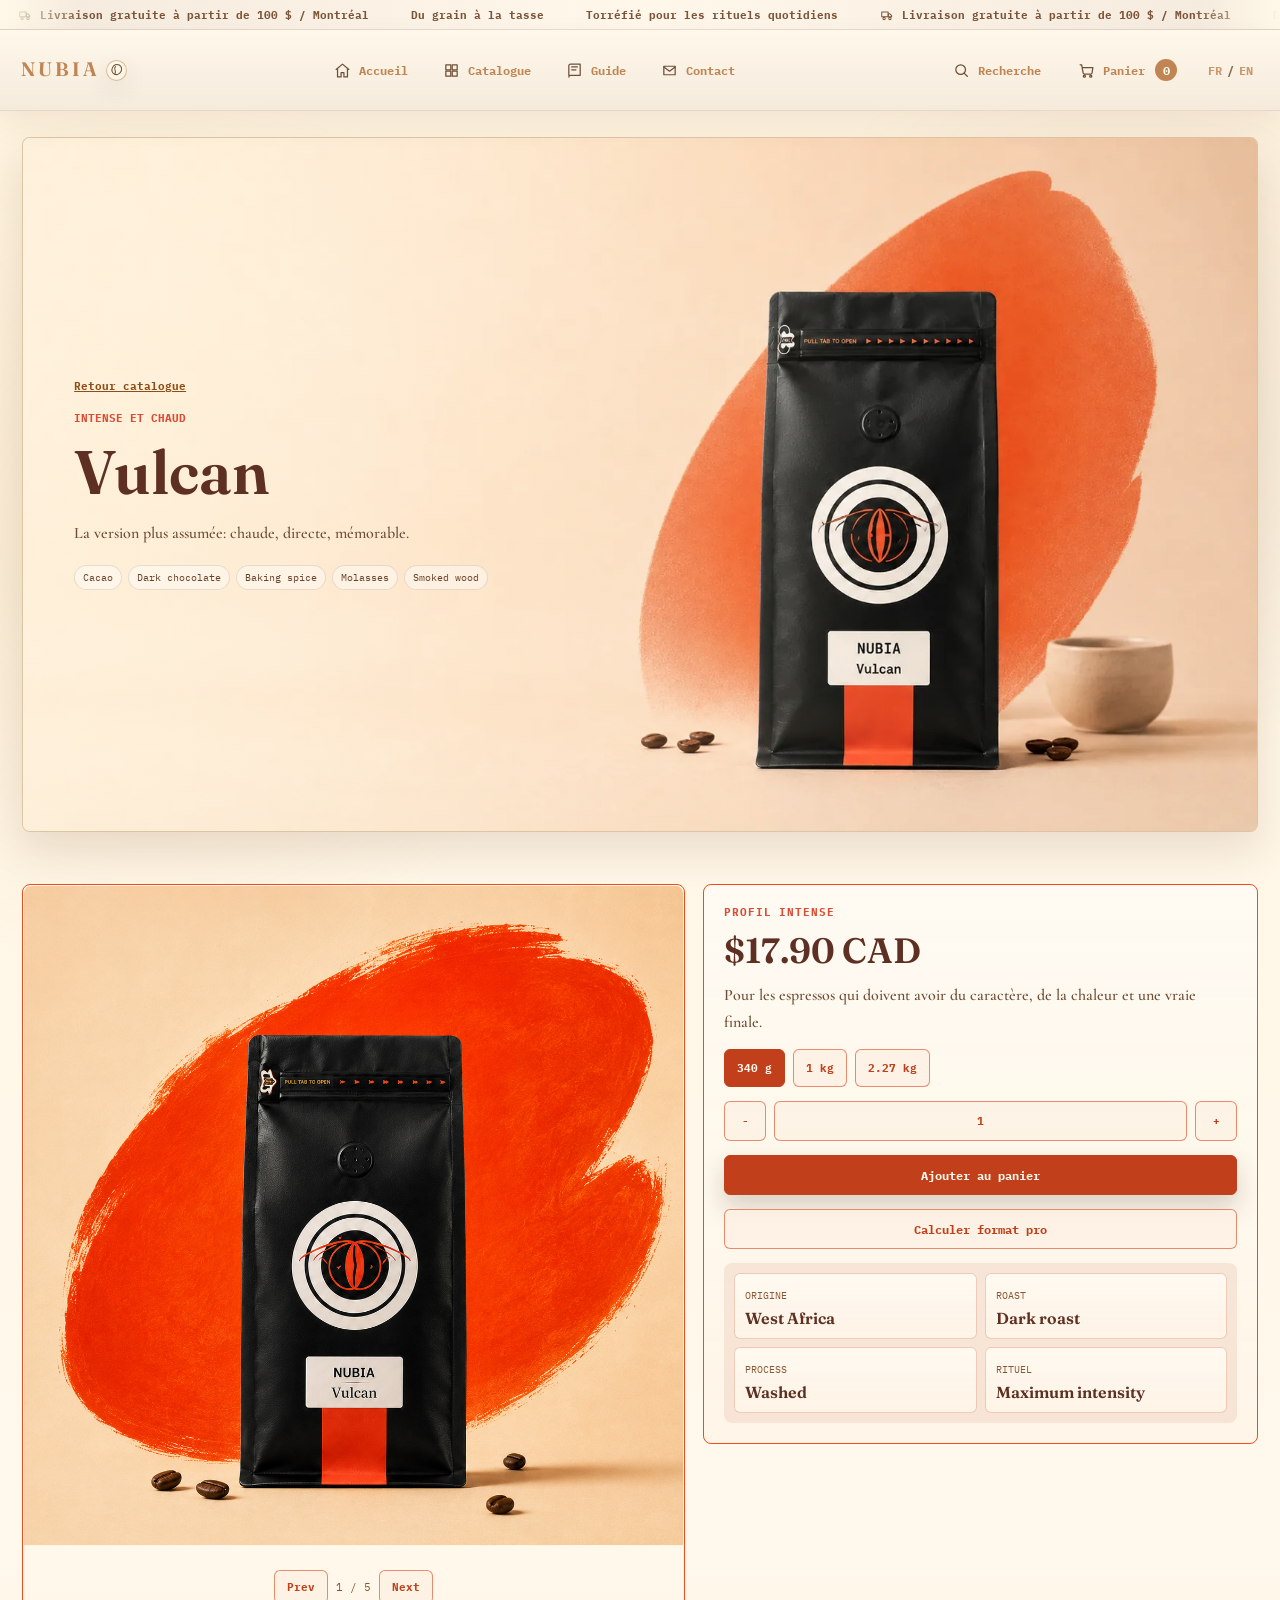
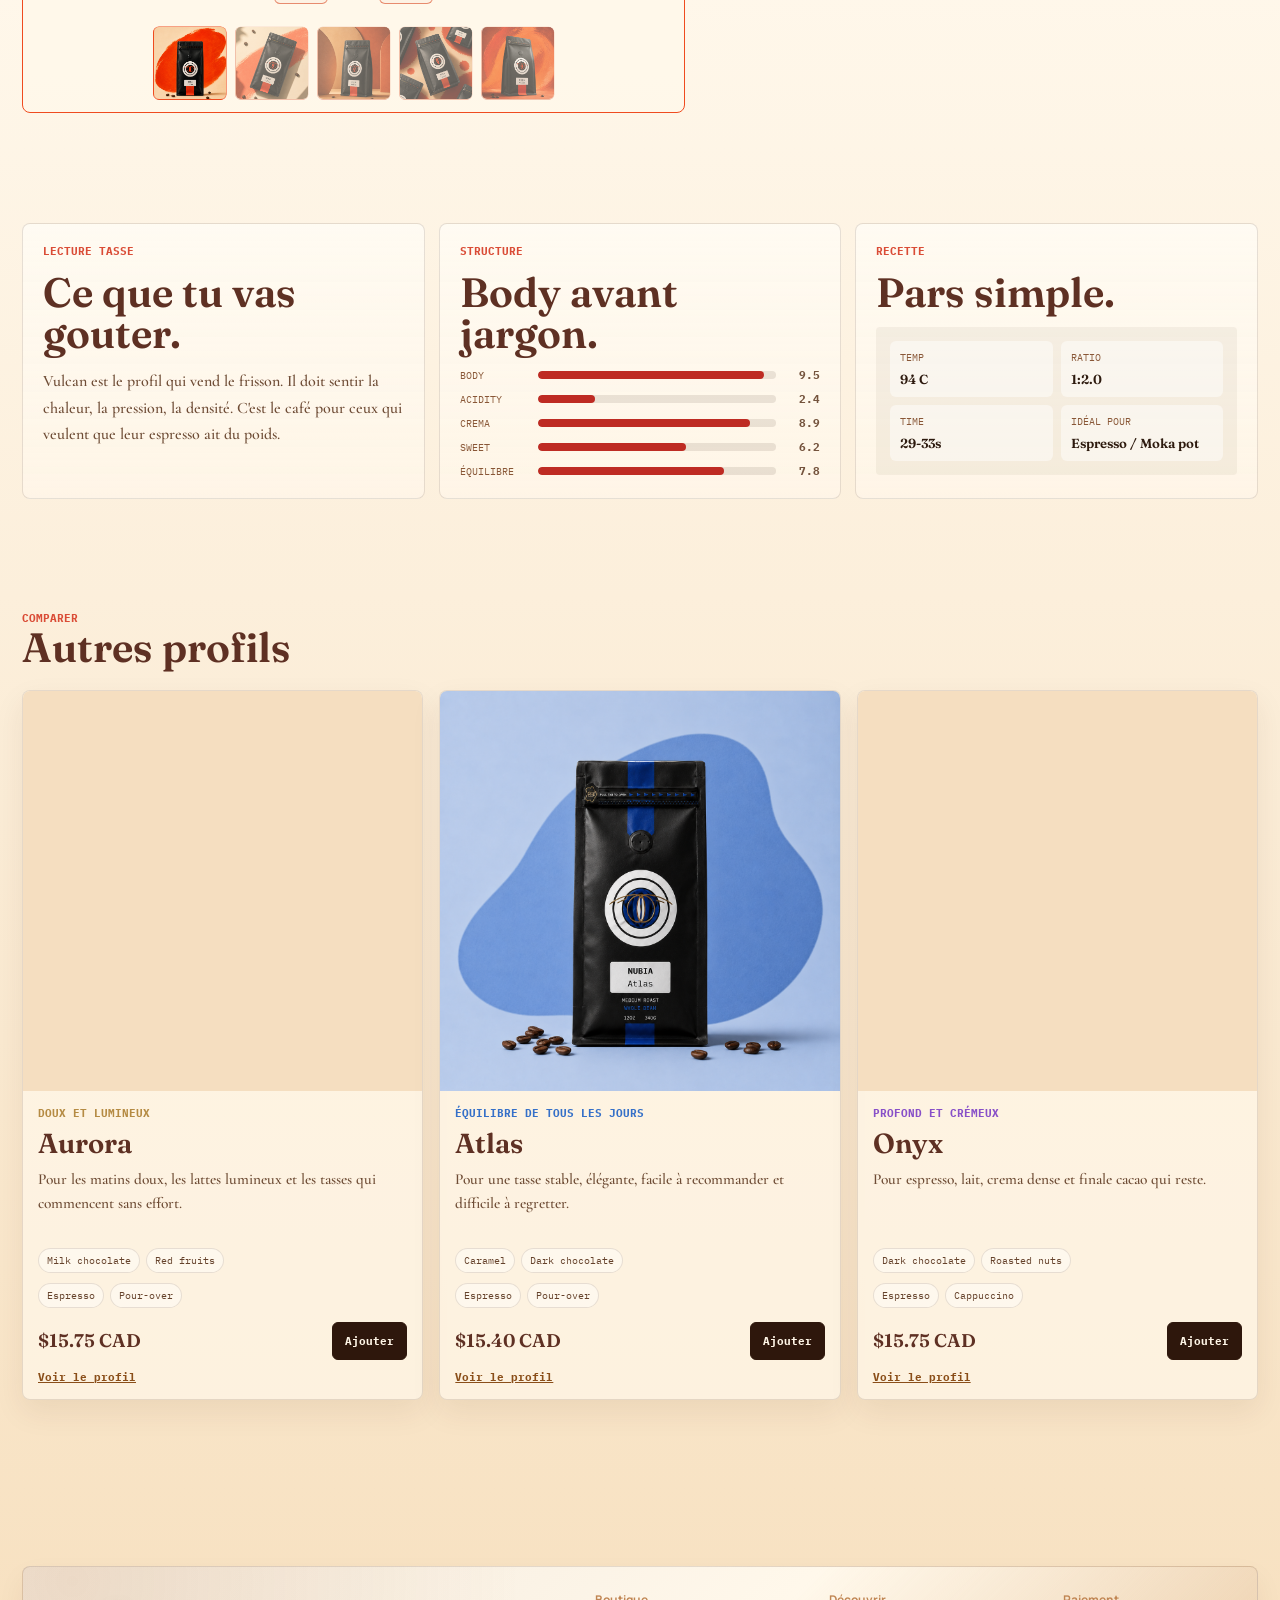
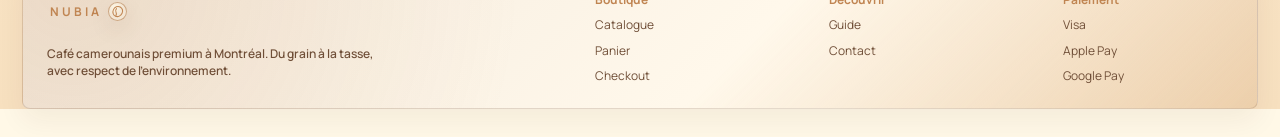
<file: products/vulcan/index.html>
<!doctype html>
<html lang="fr">
  <head>
    <meta charset="UTF-8" />
    <meta name="viewport" content="width=device-width, initial-scale=1.0" />
    <title>Vulcan - Nubia</title>
    <meta name="description" content="Le module le plus intense: cacao, dark choco, spices, crema dense et finish assumée." />
    <link rel="icon" href="../../public/favicon.svg" type="image/svg+xml" />
    <link rel="preconnect" href="https://fonts.googleapis.com" />
    <link rel="preconnect" href="https://fonts.gstatic.com" crossorigin />
    <link href="https://fonts.googleapis.com/css2?family=Fraunces:opsz,wght@9..144,500;9..144,600&family=IBM+Plex+Mono:wght@400;500;600&family=Instrument+Serif:ital@0;1&family=Manrope:wght@400;500;600;700&display=swap" rel="stylesheet" />
    <link rel="stylesheet" href="../../src/nubia.css" />
    <link rel="stylesheet" href="../../src/nubia-da.css" />
  </head>
  <body class="page-store page-product" data-route="product" data-product-slug="vulcan">
    <div class="ambient" aria-hidden="true">
      <canvas id="ambient-canvas"></canvas>
      <span class="ambient-grid"></span>
      <span class="ambient-aura"></span>
    </div>
    <div class="announcement" aria-label="Offre Nubia">
    <div class="announcement-track"><span><svg class="nav-icon" viewBox="0 0 24 24" aria-hidden="true" focusable="false"><path d="M3 7h11v8H3z" /><path d="M14 10h3l3 3v2h-6z" /><circle cx="7" cy="18" r="2" /><circle cx="17" cy="18" r="2" /></svg> <span data-i18n="announce-free-shipping" data-fr="Livraison gratuite à partir de 100 $ / Montréal" data-en="Free shipping over $100 / Montreal">Livraison gratuite à partir de 100 $ / Montréal</span></span><span><span data-i18n="announce-farm" data-fr="Du grain à la tasse" data-en="From the farm to the cup">Du grain à la tasse</span></span><span><span data-i18n="announce-ritual" data-fr="Torréfié pour les rituels quotidiens" data-en="Roasted for daily rituals">Torréfié pour les rituels quotidiens</span></span><span><svg class="nav-icon" viewBox="0 0 24 24" aria-hidden="true" focusable="false"><path d="M3 7h11v8H3z" /><path d="M14 10h3l3 3v2h-6z" /><circle cx="7" cy="18" r="2" /><circle cx="17" cy="18" r="2" /></svg> <span data-i18n="announce-free-shipping" data-fr="Livraison gratuite à partir de 100 $ / Montréal" data-en="Free shipping over $100 / Montreal">Livraison gratuite à partir de 100 $ / Montréal</span></span><span><span data-i18n="announce-farm" data-fr="Du grain à la tasse" data-en="From the farm to the cup">Du grain à la tasse</span></span><span><span data-i18n="announce-ritual" data-fr="Torréfié pour les rituels quotidiens" data-en="Roasted for daily rituals">Torréfié pour les rituels quotidiens</span></span><span><svg class="nav-icon" viewBox="0 0 24 24" aria-hidden="true" focusable="false"><path d="M3 7h11v8H3z" /><path d="M14 10h3l3 3v2h-6z" /><circle cx="7" cy="18" r="2" /><circle cx="17" cy="18" r="2" /></svg> <span data-i18n="announce-free-shipping" data-fr="Livraison gratuite à partir de 100 $ / Montréal" data-en="Free shipping over $100 / Montreal">Livraison gratuite à partir de 100 $ / Montréal</span></span><span><span data-i18n="announce-farm" data-fr="Du grain à la tasse" data-en="From the farm to the cup">Du grain à la tasse</span></span><span><span data-i18n="announce-ritual" data-fr="Torréfié pour les rituels quotidiens" data-en="Roasted for daily rituals">Torréfié pour les rituels quotidiens</span></span></div>
  </div>
  <header class="site-nav">
    <a class="brand" href="../../index.html" aria-label="Nubia accueil"><span class="brand-word" aria-hidden="true"><span>N</span><span>U</span><span>B</span><span>I</span><span>A</span></span><span class="brand-bean" aria-hidden="true"><svg class="nav-icon" viewBox="0 0 24 24" aria-hidden="true" focusable="false"><path d="M15.8 3.5c3.4 2.2 4.9 6.7 3.2 10.7-1.9 4.5-7 6.9-11.2 5.1-4.1-1.7-5.7-6.9-3.6-11.4 2-4.4 7.4-7.1 11.6-4.4Z" /><path d="M8.3 18.7c1.3-2.4 1.4-4.4.2-6.5-1.1-2-.8-4 .9-6.1" /></svg></span></a>
    <nav aria-label="Navigation principale">
      <a class="" href="../../index.html"><svg class="nav-icon" viewBox="0 0 24 24" aria-hidden="true" focusable="false"><path d="M3 10.5 12 3l9 7.5" /><path d="M5 9.5V21h5v-6h4v6h5V9.5" /></svg><span data-i18n="nav-home" data-fr="Accueil" data-en="Home">Accueil</span></a><a class="" href="../../collections/all/index.html"><svg class="nav-icon" viewBox="0 0 24 24" aria-hidden="true" focusable="false"><path d="M4 4h7v7H4z" /><path d="M13 4h7v7h-7z" /><path d="M4 13h7v7H4z" /><path d="M13 13h7v7h-7z" /></svg><span data-i18n="nav-catalogue" data-fr="Catalogue" data-en="Shop">Catalogue</span></a><a class="" href="../../pages/apprendre/index.html"><svg class="nav-icon" viewBox="0 0 24 24" aria-hidden="true" focusable="false"><path d="M4 19.5V5.2A2.2 2.2 0 0 1 6.2 3H20v16H6.2A2.2 2.2 0 0 0 4 21.2" /><path d="M8 7h8" /><path d="M8 11h6" /></svg><span data-i18n="nav-learn" data-fr="Guide" data-en="Guide">Guide</span></a><a class="" href="../../pages/contact/index.html"><svg class="nav-icon" viewBox="0 0 24 24" aria-hidden="true" focusable="false"><path d="M4 6h16v12H4z" /><path d="m4 7 8 6 8-6" /></svg><span data-i18n="nav-contact" data-fr="Contact" data-en="Contact">Contact</span></a>
    </nav>
    <div class="nav-actions">
      <button type="button" class="icon-button" data-search-toggle aria-label="Recherche"><svg class="nav-icon" viewBox="0 0 24 24" aria-hidden="true" focusable="false"><circle cx="10.8" cy="10.8" r="6.8" /><path d="m16 16 4.2 4.2" /></svg><span data-i18n="nav-search" data-fr="Recherche" data-en="Search">Recherche</span></button>
      <button type="button" class="cart-button" data-cart-toggle aria-label="Panier"><svg class="nav-icon" viewBox="0 0 24 24" aria-hidden="true" focusable="false"><circle cx="9" cy="20" r="1.5" /><circle cx="18" cy="20" r="1.5" /><path d="M3 4h2.2l2 11.5a2 2 0 0 0 2 1.6h8.7a2 2 0 0 0 1.9-1.4L21 8H6.1" /></svg><span data-i18n="nav-cart" data-fr="Panier" data-en="Cart">Panier</span><strong data-cart-count>0</strong></button>
      <button type="button" class="lang-button" data-lang-toggle aria-label="Changer la langue"><span data-lang-current>FR</span><span class="lang-separator">/</span><span data-lang-next>EN</span></button>
    </div>
  </header><main class="da-site da-pdp tone-red" style="--accent:#e63129;--soft:rgba(230, 49, 41, 0.2)">
      <section class="da-pdp-commerce" data-product-page>
        <div class="product-gallery da-gallery" data-card data-product-gallery>
          <div class="gallery-stage">
            <img class="is-active" src="../../public/images/product-images/vulcan/vulcan-01.png" alt="Vulcan image 1" data-gallery-slide /><img class="" src="../../public/images/product-images/vulcan/vulcan-02.png" alt="Vulcan image 2" data-gallery-slide /><img class="" src="../../public/images/product-images/vulcan/vulcan-03.png" alt="Vulcan image 3" data-gallery-slide /><img class="" src="../../public/images/product-images/vulcan/vulcan-04.png" alt="Vulcan image 4" data-gallery-slide /><img class="" src="../../public/images/product-images/vulcan/vulcan-05.png" alt="Vulcan image 5" data-gallery-slide />
          </div>
          <div class="gallery-controls">
            <button type="button" data-gallery-prev><span data-i18n="gallery-prev" data-fr="Prev" data-en="Prev">Prev</span></button>
            <span data-gallery-status>1 / 5</span>
            <button type="button" data-gallery-next><span data-i18n="gallery-next" data-fr="Next" data-en="Next">Next</span></button>
          </div>
          <div class="gallery-thumbs">
            <button class="is-active" type="button" data-gallery-thumb="0" aria-label="Image 1"><img src="../../public/images/product-images/vulcan/vulcan-01.png" alt="Vulcan apercu 1" /></button><button class="" type="button" data-gallery-thumb="1" aria-label="Image 2"><img src="../../public/images/product-images/vulcan/vulcan-02.png" alt="Vulcan apercu 2" /></button><button class="" type="button" data-gallery-thumb="2" aria-label="Image 3"><img src="../../public/images/product-images/vulcan/vulcan-03.png" alt="Vulcan apercu 3" /></button><button class="" type="button" data-gallery-thumb="3" aria-label="Image 4"><img src="../../public/images/product-images/vulcan/vulcan-04.png" alt="Vulcan apercu 4" /></button><button class="" type="button" data-gallery-thumb="4" aria-label="Image 5"><img src="../../public/images/product-images/vulcan/vulcan-05.png" alt="Vulcan apercu 5" /></button>
          </div>
        </div>
        <aside class="product-buy-box da-buy-box" data-card>
          <span class="da-label">Profil intense</span>
          <h2 data-product-price>$17.90 CAD</h2>
          <p><span data-i18n="pdp-vulcan-promise" data-fr="Pour les espressos qui doivent avoir du caractère, de la chaleur et une vraie finale." data-en="For espressos that need character, warmth and a real finish.">Pour les espressos qui doivent avoir du caractère, de la chaleur et une vraie finale.</span></p>
          <div class="variant-row" data-variant-row>
            <button class="active" type="button" data-variant="340 g" data-variant-price="17.90">340 g</button><button class="" type="button" data-variant="1 kg" data-variant-price="50.48">1 kg</button><button class="" type="button" data-variant="2.27 kg" data-variant-price="101.14">2.27 kg</button>
          </div>
          <div class="quantity-row">
            <button type="button" data-qty-minus>-</button>
            <input value="1" inputmode="numeric" data-qty-input aria-label="Quantite" />
            <button type="button" data-qty-plus>+</button>
          </div>
          <button class="btn primary full" type="button" data-add-cart data-product="vulcan" data-name="Vulcan" data-price="17.90"><span data-i18n="da-add-cart" data-fr="Ajouter au panier" data-en="Add to cart">Ajouter au panier</span></button>
          <button class="btn ghost full" type="button" data-bulk-open data-bulk-name="Vulcan" data-bulk-sub="Intense / épicé" data-bulk-accent="#e63129" data-bulk-tone="red" data-bulk-prices='{&quot;340&quot;:17.9,&quot;1000&quot;:46.897999999999996,&quot;2270&quot;:102.746}'><span data-i18n="da-pro-format" data-fr="Calculer format pro" data-en="Calculate pro format">Calculer format pro</span></button>
          <div class="da-facts">
            <div><span><span data-i18n="pdp-fact-origin" data-fr="Origine" data-en="Origin">Origine</span></span><strong>West Africa</strong></div>
            <div><span>Roast</span><strong>Dark roast</strong></div>
            <div><span>Process</span><strong>Washed</strong></div>
            <div><span><span data-i18n="pdp-fact-ritual" data-fr="Rituel" data-en="Ritual">Rituel</span></span><strong>Maximum intensity</strong></div>
          </div>
        </aside>
        <div class="mobile-buy-dock" data-mobile-buy-dock>
          <div><strong>Vulcan</strong><span data-mobile-dock-price>$17.90 CAD</span></div>
          <button class="btn primary" type="button" data-add-cart data-product="vulcan" data-name="Vulcan" data-price="17.90"><span data-i18n="da-add" data-fr="Ajouter" data-en="Add">Ajouter</span></button>
        </div>
      </section>

      <section class="da-product-detail">
        <article data-card>
          <span class="da-label"><span data-i18n="da-taste-label" data-fr="Lecture tasse" data-en="Cup read">Lecture tasse</span></span>
          <h2><span data-i18n="da-taste-title" data-fr="Ce que tu vas gouter." data-en="What you will taste.">Ce que tu vas gouter.</span></h2>
          <p>Vulcan est le profil qui vend le frisson. Il doit sentir la chaleur, la pression, la densité. C'est le café pour ceux qui veulent que leur espresso ait du poids.</p>
        </article>
        <article data-card>
          <span class="da-label"><span data-i18n="da-structure-label" data-fr="Structure" data-en="Structure">Structure</span></span>
          <h2><span data-i18n="da-structure-title" data-fr="Body avant jargon." data-en="Body before jargon.">Body avant jargon.</span></h2>
          <div class="guide-bars"><div class="guide-bar-row">
    <span class="bar-name">Body</span>
    <i><b class="bar-fill" style="width:95%"></b></i>
    <strong class="bar-val">9.5</strong>
  </div><div class="guide-bar-row">
    <span class="bar-name">Acidity</span>
    <i><b class="bar-fill" style="width:24%"></b></i>
    <strong class="bar-val">2.4</strong>
  </div><div class="guide-bar-row">
    <span class="bar-name">Crema</span>
    <i><b class="bar-fill" style="width:89%"></b></i>
    <strong class="bar-val">8.9</strong>
  </div><div class="guide-bar-row">
    <span class="bar-name">Sweet</span>
    <i><b class="bar-fill" style="width:62%"></b></i>
    <strong class="bar-val">6.2</strong>
  </div><div class="guide-bar-row">
    <span class="bar-name">Balance</span>
    <i><b class="bar-fill" style="width:78%"></b></i>
    <strong class="bar-val">7.8</strong>
  </div></div>
        </article>
        <article data-card>
          <span class="da-label"><span data-i18n="da-brew-label" data-fr="Recette" data-en="Recipe">Recette</span></span>
          <h2><span data-i18n="da-brew-title" data-fr="Pars simple." data-en="Start simple.">Pars simple.</span></h2>
          <div class="guide-recipe">
    <div><span>Temp</span><strong>94 C</strong></div>
    <div><span>Ratio</span><strong>1:2.0</strong></div>
    <div><span>Time</span><strong>29-33s</strong></div>
    <div><span>Idéal pour</span><strong>Espresso / Moka pot</strong></div>
  </div>
        </article>
      </section>

      <section class="da-pdp-hero da-scene">
        <picture class="da-scene-picture">
    <source media="(max-width: 760px)" srcset="../../public/images/new-da-optimized/mobile-4-5/5.%20Product%20Page%20Hero%20Template-vulcan.webp" />
    <img src="../../public/images/new-da-optimized/desktop-16-9/5.%20Product%20Page%20Hero%20Template-vulcan.webp" alt="Vulcan Nubia" loading="eager" decoding="async" />
  </picture>
        <div class="da-scene-copy da-pdp-copy">
          <a class="da-back-link" href="../../collections/all/index.html"><span data-i18n="da-back-shop" data-fr="Retour catalogue" data-en="Back to shop">Retour catalogue</span></a>
          <span class="da-label"><span data-i18n="pdp-vulcan-ritual" data-fr="Intense et chaud" data-en="Intense and warm">Intense et chaud</span></span>
          <h1 data-split>Vulcan</h1>
          <p><span data-i18n="pdp-vulcan-one-line" data-fr="La version plus assumée: chaude, directe, mémorable." data-en="The more assertive version: warm, direct, memorable.">La version plus assumée: chaude, directe, mémorable.</span></p>
          <div class="da-note-line"><span>Cacao</span><span>Dark chocolate</span><span>Baking spice</span><span>Molasses</span><span>Smoked wood</span></div>
        </div>
      </section>

      <section class="da-product-section da-related">
        <div class="da-section-head"><div><span class="da-label"><span data-i18n="da-related-label" data-fr="Comparer" data-en="Compare">Comparer</span></span><h2><span data-i18n="da-related-title" data-fr="Autres profils" data-en="Other profiles">Autres profils</span></h2></div></div>
        <div class="da-product-grid"><article class="da-product-card tone-gold" data-card data-product-card="aurora" data-methods="espresso pour-over filter latte" style="--accent:#d6a950;--soft:rgba(214, 169, 80, 0.2)">
    <a class="da-product-media" href="../../products/aurora/index.html" aria-label="Voir Aurora">
      <img src="../../public/images/product-images/aurora/aurora-01.png" alt="Aurora Nubia" loading="lazy" decoding="async" />
    </a>
    <div class="da-product-body">
      <span class="da-product-ritual"><span data-i18n="product-aurora-ritual" data-fr="Doux et lumineux" data-en="Soft and luminous">Doux et lumineux</span></span>
      <h3>Aurora</h3>
      <p><span data-i18n="product-aurora-promise" data-fr="Pour les matins doux, les lattes lumineux et les tasses qui commencent sans effort." data-en="For soft mornings, luminous lattes and cups that start without effort.">Pour les matins doux, les lattes lumineux et les tasses qui commencent sans effort.</span></p>
      <div class="da-note-line"><span>Milk chocolate</span><span>Red fruits</span></div>
      <div class="da-method-line"><small>Espresso</small><small>Pour-over</small></div>
      <div class="da-buy-line">
        <strong>$15.75 CAD</strong>
        <button type="button" data-add-cart data-product="aurora" data-name="Aurora" data-price="15.75"><span data-i18n="product-aurora-add" data-fr="Ajouter" data-en="Add">Ajouter</span></button>
      </div>
      <a class="da-profile-link" href="../../products/aurora/index.html"><span data-i18n="product-aurora-profile-link" data-fr="Voir le profil" data-en="View profile">Voir le profil</span></a>
    </div>
  </article><article class="da-product-card tone-blue" data-card data-product-card="atlas" data-methods="espresso pour-over filter latte" style="--accent:#2e86ff;--soft:rgba(46, 134, 255, 0.21)">
    <a class="da-product-media" href="../../products/atlas/index.html" aria-label="Voir Atlas">
      <img src="../../public/images/product-images/atlas/atlas-01.png" alt="Atlas Nubia" loading="lazy" decoding="async" />
    </a>
    <div class="da-product-body">
      <span class="da-product-ritual"><span data-i18n="product-atlas-ritual" data-fr="Équilibre de tous les jours" data-en="Everyday balance">Équilibre de tous les jours</span></span>
      <h3>Atlas</h3>
      <p><span data-i18n="product-atlas-promise" data-fr="Pour une tasse stable, élégante, facile à recommander et difficile à regretter." data-en="For a stable, elegant cup that is easy to recommend and hard to regret.">Pour une tasse stable, élégante, facile à recommander et difficile à regretter.</span></p>
      <div class="da-note-line"><span>Caramel</span><span>Dark chocolate</span></div>
      <div class="da-method-line"><small>Espresso</small><small>Pour-over</small></div>
      <div class="da-buy-line">
        <strong>$15.40 CAD</strong>
        <button type="button" data-add-cart data-product="atlas" data-name="Atlas" data-price="15.40"><span data-i18n="product-atlas-add" data-fr="Ajouter" data-en="Add">Ajouter</span></button>
      </div>
      <a class="da-profile-link" href="../../products/atlas/index.html"><span data-i18n="product-atlas-profile-link" data-fr="Voir le profil" data-en="View profile">Voir le profil</span></a>
    </div>
  </article><article class="da-product-card tone-violet" data-card data-product-card="onyx" data-methods="espresso cappuccino latte mocha" style="--accent:#9b5cff;--soft:rgba(155, 92, 255, 0.22)">
    <a class="da-product-media" href="../../products/onyx/index.html" aria-label="Voir Onyx">
      <img src="../../public/images/product-images/onyx/onyx-01.png" alt="Onyx Nubia" loading="lazy" decoding="async" />
    </a>
    <div class="da-product-body">
      <span class="da-product-ritual"><span data-i18n="product-onyx-ritual" data-fr="Profond et crémeux" data-en="Deep and creamy">Profond et crémeux</span></span>
      <h3>Onyx</h3>
      <p><span data-i18n="product-onyx-promise" data-fr="Pour espresso, lait, crema dense et finale cacao qui reste." data-en="For espresso, milk drinks, dense crema and a cacao finish that lingers.">Pour espresso, lait, crema dense et finale cacao qui reste.</span></p>
      <div class="da-note-line"><span>Dark chocolate</span><span>Roasted nuts</span></div>
      <div class="da-method-line"><small>Espresso</small><small>Cappuccino</small></div>
      <div class="da-buy-line">
        <strong>$15.75 CAD</strong>
        <button type="button" data-add-cart data-product="onyx" data-name="Onyx" data-price="15.75"><span data-i18n="product-onyx-add" data-fr="Ajouter" data-en="Add">Ajouter</span></button>
      </div>
      <a class="da-profile-link" href="../../products/onyx/index.html"><span data-i18n="product-onyx-profile-link" data-fr="Voir le profil" data-en="View profile">Voir le profil</span></a>
    </div>
  </article></div>
      </section>
    </main><aside class="cart-drawer" id="cart-drawer" aria-hidden="true">
    <div class="drawer-head">
      <div><span class="eyebrow"><span data-i18n="drawer-cart" data-fr="Panier" data-en="Cart">Panier</span></span><h2><span data-i18n="drawer-title" data-fr="Sélection Nubia" data-en="Nubia selection">Sélection Nubia</span></h2></div>
      <button type="button" class="round-button" data-cart-close aria-label="Fermer">x</button>
    </div>
    <div class="cart-lines" data-cart-lines></div>
    <div class="cart-total"><span><span data-i18n="drawer-total" data-fr="Total estimé" data-en="Estimated total">Total estimé</span></span><strong data-cart-total>$0.00 CAD</strong></div>
    <a class="btn primary full" href="../../cart/index.html"><span data-i18n="drawer-review-cart" data-fr="Voir le panier" data-en="Review cart">Voir le panier</span></a>
    <a class="btn ghost full" href="../../checkout/index.html"><span data-i18n="drawer-checkout" data-fr="Passer au checkout" data-en="Go to checkout">Passer au checkout</span></a>
  </aside><section class="search-overlay" id="search-overlay" aria-hidden="true">
    <div class="search-panel">
      <div class="drawer-head">
        <div><span class="eyebrow">Finder</span><h2>Quel rituel tu veux?</h2></div>
        <button type="button" class="round-button" data-search-close aria-label="Fermer">x</button>
      </div>
      <input type="search" data-search-input placeholder="espresso, latte, cacao, smooth..." />
      <div class="search-results" data-search-results></div>
    </div>
  </section><section class="bulk-modal" id="bulk-modal" aria-hidden="true">
    <div class="bulk-panel">
      <div class="drawer-head">
        <div><span class="eyebrow">Calcul pro</span><h2 data-bulk-title>Nubia</h2><p data-bulk-sub>Commande professionnelle locale.</p></div>
        <button type="button" class="round-button" data-bulk-close aria-label="Fermer">x</button>
      </div>
      <div class="bulk-tabs">
        <button class="active" type="button" data-bulk-qty="10">10 kg</button>
        <button type="button" data-bulk-qty="20">20 kg</button>
        <button type="button" data-bulk-qty="50">50 kg</button>
      </div>
      <label class="bulk-custom"><span>Kg personnalisé</span><input type="number" min="1" data-bulk-custom placeholder="35" /></label>
      <div class="bulk-table" data-bulk-results></div>
      <p class="bulk-note" data-bulk-note></p>
    </div>
  </section><footer class="site-footer da-footer">
    <div><a class="brand" href="../../index.html" aria-label="Nubia accueil"><span class="brand-word" aria-hidden="true"><span>N</span><span>U</span><span>B</span><span>I</span><span>A</span></span><span class="brand-bean" aria-hidden="true"><svg class="nav-icon" viewBox="0 0 24 24" aria-hidden="true" focusable="false"><path d="M15.8 3.5c3.4 2.2 4.9 6.7 3.2 10.7-1.9 4.5-7 6.9-11.2 5.1-4.1-1.7-5.7-6.9-3.6-11.4 2-4.4 7.4-7.1 11.6-4.4Z" /><path d="M8.3 18.7c1.3-2.4 1.4-4.4.2-6.5-1.1-2-.8-4 .9-6.1" /></svg></span></a><p><span data-i18n="da-footer-copy" data-fr="Café camerounais premium à Montréal. Du grain à la tasse, avec respect de l'environnement." data-en="Premium Cameroonian coffee in Montreal. From the farm to the cup, with respect for the environment.">Café camerounais premium à Montréal. Du grain à la tasse, avec respect de l'environnement.</span></p></div>
    <nav><strong><span data-i18n="footer-shop-title" data-fr="Boutique" data-en="Shop">Boutique</span></strong><a href="../../collections/all/index.html"><span data-i18n="footer-catalogue" data-fr="Catalogue" data-en="Catalog">Catalogue</span></a><a href="../../cart/index.html"><span data-i18n="footer-cart" data-fr="Panier" data-en="Cart">Panier</span></a><a href="../../checkout/index.html">Checkout</a></nav>
    <nav><strong><span data-i18n="footer-discover-title" data-fr="Découvrir" data-en="Discover">Découvrir</span></strong><a href="../../pages/apprendre/index.html">Guide</a><a href="../../pages/contact/index.html">Contact</a></nav>
    <nav><strong><span data-i18n="footer-payment-title" data-fr="Paiement" data-en="Payment">Paiement</span></strong><span>Visa</span><span>Apple Pay</span><span>Google Pay</span></nav>
  </footer>
    <div class="scroll-progress" aria-hidden="true"></div>
    <script>window.__NUBIA_EXPORT__ = true;window.__NUBIA_BOOTSTRAP__ = {"products":[{"slug":"onyx","name":"Onyx","label":"Profond / crémeux","price":"$15.75 CAD","status":"Profil signature","accent":"#9b5cff","soft":"rgba(155, 92, 255, 0.22)","image":"../../public/images/product-images/onyx/onyx-01.png","tile":"../../public/images/product-images/onyx/onyx-01.png","gallery":["../../public/images/product-images/onyx/onyx-01.png","../../public/images/product-images/onyx/onyx-02.png","../../public/images/product-images/onyx/onyx-03.png","../../public/images/product-images/onyx/onyx-04.png","../../public/images/product-images/onyx/onyx-05.png"],"origin":"Cameroun","region":"West Africa","roast":"Dark roast","process":"Washed","altitude":"1100-1600 MASL","harvest":"Nov-Feb","blend":"30% Robusta","ritual":"Heavy body","tagline":"Deep, bold, creamy.","description":"Pour ceux qui veulent un café profond, crémeux, avec une vraie présence en lait.","notes":["Dark chocolate","Roasted nuts","Black currant","Caramel","Spice"],"methods":["Espresso","Cappuccino","Latte","Mocha"],"brew":{"temp":"92 C","ratio":"1:2.1","time":"25-28s"},"scores":{"body":8.8,"acidity":6.2,"crema":8,"sweetness":7.4,"balance":8},"story":"Onyx est le profil signature pour un café intense mais enveloppant. Il garde une texture riche, une crema rassurante et une finale qui fonctionne autant en espresso qu'en lait.","visual":{"tile":"../../public/images/new-da-optimized/product%20titles/onyx.webp","desktop":"../../public/images/new-da-optimized/desktop-16-9/5.%20Product%20Page%20Hero%20Template-onyx.webp","mobile":"../../public/images/new-da-optimized/mobile-4-5/5.%20Product%20Page%20Hero%20Template-onyx.webp","tone":"violet"},"heroDesktop":"../../public/images/new-da-optimized/desktop-16-9/5.%20Product%20Page%20Hero%20Template-onyx.webp","heroMobile":"../../public/images/new-da-optimized/mobile-4-5/5.%20Product%20Page%20Hero%20Template-onyx.webp","copy":{"ritual":"Profond et crémeux","ritualEn":"Deep and creamy","promise":"Pour espresso, lait, crema dense et finale cacao qui reste.","promiseEn":"For espresso, milk drinks, dense crema and a cacao finish that lingers.","oneLine":"Le profil signature quand tu veux du poids sans agressivité.","oneLineEn":"The signature profile when you want weight without harshness."}},{"slug":"cameroun","name":"Cameroun","label":"Rond / smooth","price":"$14.99 CAD","status":"Profil origine","accent":"#7cc94a","soft":"rgba(124, 201, 74, 0.2)","image":"../../public/images/product-images/cameroun/cameroun-01.png","tile":"../../public/images/product-images/cameroun/cameroun-01.png","gallery":["../../public/images/product-images/cameroun/cameroun-01.png","../../public/images/product-images/cameroun/cameroun-02.png","../../public/images/product-images/cameroun/cameroun-03.png","../../public/images/product-images/cameroun/cameroun-04.png","../../public/images/product-images/cameroun/cameroun-05.png"],"origin":"Cameroun","region":"West Region","roast":"Medium-dark","process":"Washed","altitude":"1100-1600 MASL","harvest":"Nov-Feb","blend":"Mountain grown","ritual":"Smooth milk drinks","tagline":"Full body. Low acidity.","description":"Le profil le plus smooth pour les rituels quotidiens: rond, accessible, mais premium.","notes":["Roasted nuts","Cacao","Milk drinks","Caramel","Spice"],"methods":["Latte","Cappuccino","Flat white","Filter"],"brew":{"temp":"92 C","ratio":"1:2.2","time":"26-30s"},"scores":{"body":9.1,"acidity":3.2,"crema":8.6,"sweetness":6.8,"balance":8.4},"story":"Cameroun met l'origine au centre. C'est le profil qui donne à Nubia son ancrage: une tasse ronde, douce, basse en acidité, facile à aimer mais clairement premium.","visual":{"tile":"../../public/images/new-da-optimized/product%20titles/cameroun.webp","desktop":"../../public/images/new-da-optimized/desktop-16-9/5.%20Product%20Page%20Hero%20Template%3Dcameroun.webp","mobile":"../../public/images/new-da-optimized/mobile-4-5/5.%20Product%20Page%20Hero%20Template-cameroun.webp","tone":"sage"},"heroDesktop":"../../public/images/new-da-optimized/desktop-16-9/5.%20Product%20Page%20Hero%20Template%3Dcameroun.webp","heroMobile":"../../public/images/new-da-optimized/mobile-4-5/5.%20Product%20Page%20Hero%20Template-cameroun.webp","copy":{"ritual":"Rond et quotidien","ritualEn":"Round and everyday","promise":"Pour une tasse simple, ronde et fidèle, avec assez d'origine pour rester intéressante.","promiseEn":"For a simple, round and reliable cup, with enough origin character to stay interesting.","oneLine":"Le point d'ancrage de Nubia: quotidien, solide, jamais plat.","oneLineEn":"Nubia's anchor profile: everyday, solid, never flat."}},{"slug":"titan","name":"Titan","label":"Dense / cacao","price":"$17.40 CAD","status":"Profil puissant","accent":"#d87918","soft":"rgba(216, 121, 24, 0.2)","image":"../../public/images/product-images/titan/titan-01.png","tile":"../../public/images/product-images/titan/titan-01.png","gallery":["../../public/images/product-images/titan/titan-01.png","../../public/images/product-images/titan/titan-02.png","../../public/images/product-images/titan/titan-03.png","../../public/images/product-images/titan/titan-04.png","../../public/images/product-images/titan/titan-05.png"],"origin":"Multi-origin","region":"South America / Africa / Asia","roast":"Dark roast","process":"Washed","altitude":"1200-1800 MASL","harvest":"Nov-Feb","blend":"Power blend","ritual":"Full body","tagline":"Cacao, dark choco, nuts.","description":"Un dark roast puissant, dense, construit pour l'espresso et les methodes qui demandent du corps.","notes":["Dark chocolate","Cacao nibs","Roasted nuts","Burnt caramel"],"methods":["Espresso","Moka pot","French press","Cold brew"],"brew":{"temp":"93 C","ratio":"1:2.2","time":"28-32s"},"scores":{"body":9.2,"acidity":2.8,"crema":8.7,"sweetness":6.6,"balance":8.8},"story":"Titan est construit comme un moteur: dense, stable, rassurant. Il donne au client l'impression d'un cafe qui ne flanche pas, avec une presence cacao tres nette.","visual":{"tile":"../../public/images/new-da-optimized/product%20titles/titan.webp","desktop":"../../public/images/new-da-optimized/desktop-16-9/5.%20Product%20Page%20Hero%20Template-titan.webp","mobile":"../../public/images/new-da-optimized/mobile-4-5/5.%20Product%20Page%20Hero%20Template-titan.webp","tone":"copper"},"heroDesktop":"../../public/images/new-da-optimized/desktop-16-9/5.%20Product%20Page%20Hero%20Template-titan.webp","heroMobile":"../../public/images/new-da-optimized/mobile-4-5/5.%20Product%20Page%20Hero%20Template-titan.webp","copy":{"ritual":"Dense et cacao","ritualEn":"Dense and cacao","promise":"Pour ceux qui aiment une tasse robuste, rassurante, presque dessert.","promiseEn":"For people who like a robust, reassuring cup with a near-dessert finish.","oneLine":"Un profil construit pour tenir tête au lait, au sucre et aux longues journées.","oneLineEn":"A profile built to stand up to milk, sugar and long days."}},{"slug":"vulcan","name":"Vulcan","label":"Intense / épicé","price":"$17.90 CAD","status":"Profil intense","accent":"#e63129","soft":"rgba(230, 49, 41, 0.2)","image":"../../public/images/product-images/vulcan/vulcan-01.png","tile":"../../public/images/product-images/vulcan/vulcan-01.png","gallery":["../../public/images/product-images/vulcan/vulcan-01.png","../../public/images/product-images/vulcan/vulcan-02.png","../../public/images/product-images/vulcan/vulcan-03.png","../../public/images/product-images/vulcan/vulcan-04.png","../../public/images/product-images/vulcan/vulcan-05.png"],"origin":"West Africa","region":"Highland belt","roast":"Dark roast","process":"Washed","altitude":"1200-1800 MASL","harvest":"Nov-Feb","blend":"Most intense","ritual":"Maximum intensity","tagline":"Dark, intense, spiced.","description":"Le module le plus intense: cacao, dark choco, spices, crema dense et finish assumée.","notes":["Cacao","Dark chocolate","Baking spice","Molasses","Smoked wood"],"methods":["Espresso","Moka pot","French press","Cappuccino"],"brew":{"temp":"94 C","ratio":"1:2.0","time":"29-33s"},"scores":{"body":9.5,"acidity":2.4,"crema":8.9,"sweetness":6.2,"balance":7.8},"story":"Vulcan est le profil qui vend le frisson. Il doit sentir la chaleur, la pression, la densité. C'est le café pour ceux qui veulent que leur espresso ait du poids.","visual":{"tile":"../../public/images/new-da-optimized/product%20titles/vulcan.webp","desktop":"../../public/images/new-da-optimized/desktop-16-9/5.%20Product%20Page%20Hero%20Template-vulcan.webp","mobile":"../../public/images/new-da-optimized/mobile-4-5/5.%20Product%20Page%20Hero%20Template-vulcan.webp","tone":"red"},"heroDesktop":"../../public/images/new-da-optimized/desktop-16-9/5.%20Product%20Page%20Hero%20Template-vulcan.webp","heroMobile":"../../public/images/new-da-optimized/mobile-4-5/5.%20Product%20Page%20Hero%20Template-vulcan.webp","copy":{"ritual":"Intense et chaud","ritualEn":"Intense and warm","promise":"Pour les espressos qui doivent avoir du caractère, de la chaleur et une vraie finale.","promiseEn":"For espressos that need character, warmth and a real finish.","oneLine":"La version plus assumée: chaude, directe, mémorable.","oneLineEn":"The more assertive version: warm, direct, memorable."}},{"slug":"aurora","name":"Aurora","label":"Doux / raffiné","price":"$15.75 CAD","status":"Profil arabica","accent":"#d6a950","soft":"rgba(214, 169, 80, 0.2)","image":"../../public/images/product-images/aurora/aurora-01.png","tile":"../../public/images/product-images/aurora/aurora-01.png","gallery":["../../public/images/product-images/aurora/aurora-01.png","../../public/images/product-images/aurora/aurora-02.png","../../public/images/product-images/aurora/aurora-03.png","../../public/images/product-images/aurora/aurora-04.png","../../public/images/product-images/aurora/aurora-05.png"],"origin":"Selected Arabica","region":"High altitude","roast":"Medium-dark","process":"Washed","altitude":"1200-1800 MASL","harvest":"Nov-Feb","blend":"100% Arabica","ritual":"Refined sweetness","tagline":"Sweet, smooth, refined.","description":"Un profil plus doux et lumineux: milk chocolate, fruits rouges, miel, equilibre et finesse.","notes":["Milk chocolate","Red fruits","Honey","Roasted almonds","Brown sugar"],"methods":["Espresso","Pour-over","Filter","Latte"],"brew":{"temp":"92 C","ratio":"1:2.4","time":"26-30s"},"scores":{"body":8.3,"acidity":5.6,"crema":8.1,"sweetness":8.7,"balance":8.6},"story":"Aurora apporte la lumière dans l'univers Nubia. Il garde le côté premium, mais ouvre une expérience plus douce, plus accessible, plus élégante.","visual":{"tile":"../../public/images/new-da-optimized/product%20titles/aurora.webp","desktop":"../../public/images/new-da-optimized/desktop-16-9/5.%20Product%20Page%20Hero%20Template-aurora.webp","mobile":"../../public/images/new-da-optimized/mobile-4-5/5.%20Product%20Page%20Hero%20Template-aurora.webp","tone":"gold"},"heroDesktop":"../../public/images/new-da-optimized/desktop-16-9/5.%20Product%20Page%20Hero%20Template-aurora.webp","heroMobile":"../../public/images/new-da-optimized/mobile-4-5/5.%20Product%20Page%20Hero%20Template-aurora.webp","copy":{"ritual":"Doux et lumineux","ritualEn":"Soft and luminous","promise":"Pour les matins doux, les lattes lumineux et les tasses qui commencent sans effort.","promiseEn":"For soft mornings, luminous lattes and cups that start without effort.","oneLine":"Le profil le plus accessible: clair, doux, rassurant.","oneLineEn":"The most approachable profile: clear, soft and reassuring."}},{"slug":"atlas","name":"Atlas","label":"Équilibre / quotidien","price":"$15.40 CAD","status":"Profil equilibre","accent":"#2e86ff","soft":"rgba(46, 134, 255, 0.21)","image":"../../public/images/product-images/atlas/atlas-01.png","tile":"../../public/images/product-images/atlas/atlas-01.png","gallery":["../../public/images/product-images/atlas/atlas-01.png","../../public/images/product-images/atlas/atlas-02.png","../../public/images/product-images/atlas/atlas-03.png","../../public/images/product-images/atlas/atlas-04.png","../../public/images/product-images/atlas/atlas-05.png"],"origin":"Premium Arabica","region":"Signature selection","roast":"Medium roast","process":"Washed","altitude":"1200-1800 MASL","harvest":"Nov-Feb","blend":"100% Arabica","ritual":"Balanced everyday cup","tagline":"Balanced, full-bodied, dependable.","description":"Le point d'entrée signature: full body, structure équilibrée, caramel, choco et amandes grillées.","notes":["Caramel","Dark chocolate","Roasted almonds","Brown sugar","Toasted grains"],"methods":["Espresso","Pour-over","Filter","Latte"],"brew":{"temp":"92 C","ratio":"1:2.4","time":"26-30s"},"scores":{"body":8.7,"acidity":4.8,"crema":8.2,"sweetness":8,"balance":9},"story":"Atlas est le profil qui porte la collection. Il est assez riche pour vendre la qualité, assez balancé pour devenir le café quotidien.","visual":{"tile":"../../public/images/new-da-optimized/product%20titles/atlas.webp","desktop":"../../public/images/new-da-optimized/desktop-16-9/5.%20Product%20Page%20Hero%20Template-atlas.webp","mobile":"../../public/images/new-da-optimized/mobile-4-5/5.%20Product%20Page%20Hero%20Template-atlas.webp","tone":"blue"},"heroDesktop":"../../public/images/new-da-optimized/desktop-16-9/5.%20Product%20Page%20Hero%20Template-atlas.webp","heroMobile":"../../public/images/new-da-optimized/mobile-4-5/5.%20Product%20Page%20Hero%20Template-atlas.webp","copy":{"ritual":"Équilibre de tous les jours","ritualEn":"Everyday balance","promise":"Pour une tasse stable, élégante, facile à recommander et difficile à regretter.","promiseEn":"For a stable, elegant cup that is easy to recommend and hard to regret.","oneLine":"Le sac qui porte la routine sans devenir banal.","oneLineEn":"The bag that carries the routine without becoming ordinary."}}]};window.__NUBIA_PATH_PREFIX__ = "../../";window.__NUBIA_SITE_ORIGIN__ = "";</script>
    <script type="module" src="../../src/nubia.js"></script>
    
  </body>
</html>
</file>
<file: src/nubia.css>
:root {
  color-scheme: light;
  --bg: #fff8e7;
  --roast: #e8d4ba;
  --panel: rgba(255, 248, 231, 0.78);
  --panel-2: rgba(245, 232, 206, 0.92);
  --ink: #2d1a0e;
  --muted: #74533d;
  --faint: rgba(45, 26, 14, 0.48);
  --line: rgba(84, 52, 29, 0.16);
  --line-strong: rgba(84, 52, 29, 0.34);
  --gold: #9c6418;
  --light-roast: #cfb298;
  --green: #527a36;
  --blue: #2c6faa;
  --purple: #7442ad;
  --red: #b93830;
  --radius: 6px;
  --max: 1450px;
  --scroll: 0;
  --mx: 50vw;
  --my: 20vh;
  --serif: "Playfair Display", Georgia, "Times New Roman", serif;
  --mono: "DM Mono", Consolas, "SFMono-Regular", "Roboto Mono", monospace;
  --sans: Inter, "Segoe UI", Arial, sans-serif;
  font-family: var(--mono);
  background: var(--bg);
}

* {
  box-sizing: border-box;
  letter-spacing: 0 !important;
}

html {
  background: var(--bg);
  overflow-x: clip;
  scroll-behavior: smooth;
}

body {
  margin: 0;
  min-height: 100vh;
  overflow-x: clip;
  color: var(--ink);
  background:
    radial-gradient(ellipse at calc(var(--mx) * .7) calc(var(--my) * .75), rgba(207, 178, 152, 0.48) 0%, transparent 34rem),
    radial-gradient(ellipse at 82% calc(16% + var(--scroll) * 18%), rgba(222, 199, 173, 0.42) 0%, transparent 28rem),
    radial-gradient(ellipse at 18% calc(84% - var(--scroll) * 20%), rgba(245, 232, 206, 0.62) 0%, transparent 30rem),
    linear-gradient(135deg, #fff8e7 0%, #f5e8ce 48%, #e8d4ba 100%);
  font-family: var(--mono);
}

body::after {
  content: "";
  position: fixed;
  inset: 0;
  z-index: -8;
  pointer-events: none;
  opacity: 0.22;
  background:
    repeating-radial-gradient(circle at 18% 22%, rgba(45,26,14,0.11) 0 1px, transparent 1px 5px),
    repeating-linear-gradient(120deg, transparent 0 12px, rgba(84,52,29,0.035) 13px 14px);
  mix-blend-mode: multiply;
}

a {
  color: inherit;
  text-decoration: none;
}

img {
  display: block;
  max-width: 100%;
}

[hidden] {
  display: none !important;
}

button,
input,
select {
  font: inherit;
}

button {
  color: inherit;
}

.ambient,
.ambient-grid,
.ambient-aura,
#ambient-canvas {
  position: fixed;
  inset: 0;
  pointer-events: none;
}

.ambient {
  z-index: -10;
  overflow: hidden;
}

#ambient-canvas {
  width: 100%;
  height: 100%;
  opacity: 0.24;
}

.ambient-grid {
  background:
    linear-gradient(rgba(84, 52, 29, 0.055) 1px, transparent 1px),
    linear-gradient(90deg, rgba(84, 52, 29, 0.04) 1px, transparent 1px);
  background-size: 64px 64px;
  transform: translate3d(0, calc(var(--scroll) * -80px), 0);
  mask-image: radial-gradient(circle at 55% 32%, black, transparent 78%);
}

.ambient-aura {
  inset: -26%;
  contain: paint;
  background:
    conic-gradient(from calc(var(--scroll) * 300deg) at 54% 46%, transparent 0deg, rgba(207,178,152,.5) 62deg, transparent 126deg, rgba(245,232,206,.42) 210deg, rgba(222,199,173,.44) 292deg, transparent 360deg),
    radial-gradient(circle at 50% 100%, rgba(207,178,152,.5), transparent 35rem);
  filter: blur(34px) saturate(1.2);
  opacity: 0.62;
  animation: aura-drift 22s ease-in-out infinite alternate;
}

.scroll-progress {
  position: fixed;
  left: 0;
  top: 0;
  z-index: 100;
  width: calc(var(--scroll) * 100%);
  height: 3px;
  background: linear-gradient(90deg, #5f7f3a, #9c6418, #7442ad, #b93830);
  box-shadow: 0 0 18px rgba(84, 52, 29, 0.28);
}

.announcement {
  position: relative;
  display: flex;
  align-items: center;
  min-height: 32px;
  border-bottom: 1px solid var(--line);
  background: rgba(255, 248, 231, 0.72);
  color: var(--muted);
  font-size: 0.78rem;
  font-weight: 800;
  overflow: hidden;
  contain: paint;
  white-space: nowrap;
}

.announcement::before,
.announcement::after {
  content: "";
  position: absolute;
  top: 0;
  bottom: 0;
  z-index: 2;
  width: 86px;
  pointer-events: none;
}

.announcement::before {
  left: 0;
  background: linear-gradient(90deg, var(--bg), transparent);
}

.announcement::after {
  right: 0;
  background: linear-gradient(270deg, var(--bg), transparent);
}

.announcement-track {
  display: inline-flex;
  min-width: max-content;
  align-items: center;
  gap: 32px;
  padding-inline: 18px;
  animation: announcement-marquee 34s linear infinite;
  will-change: transform;
}

.announcement:hover .announcement-track {
  animation-play-state: paused;
}

.announcement-track span {
  display: inline-flex;
  align-items: center;
  gap: 8px;
}

.site-nav,
.admin-topbar {
  position: sticky;
  top: 0;
  z-index: 50;
  display: grid;
  grid-template-columns: auto 1fr auto;
  gap: 20px;
  align-items: center;
  min-height: 74px;
  padding: 14px max(18px, calc((100vw - var(--max)) / 2));
  border-bottom: 1px solid var(--line);
  background: rgba(255, 248, 231, 0.74);
  backdrop-filter: blur(22px);
  box-shadow: 0 18px 50px rgba(84, 52, 29, 0.08);
}

.brand {
  display: inline-flex;
  align-items: center;
  gap: 7px;
  padding: 5px 3px;
  color: var(--ink);
  font-weight: 900;
  min-height: 42px;
}

.brand-word {
  display: inline-flex;
  align-items: center;
  gap: 3px;
  color: var(--gold);
  font-family: var(--serif);
  font-size: .92rem;
  font-weight: 900;
  line-height: 1;
  text-transform: uppercase;
}

.brand-bean {
  display: grid;
  place-items: center;
  width: 20px;
  height: 20px;
  color: var(--gold);
  border: 1px solid rgba(156, 100, 24, 0.38);
  border-radius: 50%;
  background:
    radial-gradient(circle at 35% 28%, rgba(255,248,231,.82), transparent 48%),
    rgba(255,248,231,.35);
  box-shadow: 0 8px 22px rgba(84, 52, 29, 0.1);
  transition: transform 220ms ease, border-color 220ms ease;
}

.brand:hover .brand-bean {
  transform: rotate(12deg) scale(1.05);
  border-color: rgba(156, 100, 24, 0.58);
}

.nav-icon {
  flex: 0 0 auto;
  width: 17px;
  height: 17px;
  fill: none;
  stroke: currentColor;
  stroke-width: 1.85;
  stroke-linecap: round;
  stroke-linejoin: round;
}

.brand .nav-icon,
.announcement .nav-icon {
  width: 14px;
  height: 14px;
}

.site-nav nav,
.nav-actions,
.admin-toolbar,
.time-tabs {
  display: flex;
  align-items: center;
  gap: 8px;
}

.site-nav nav {
  justify-content: center;
}

.nav-actions,
.admin-toolbar {
  justify-content: flex-end;
}

.site-nav a,
.site-nav button,
.btn,
.catalogue-filters button,
.hero-controls button,
.variant-row button,
.gallery-controls button,
.bulk-tabs button,
.round-button,
.time-tabs button,
.admin-sidebar button,
.admin-sidebar a {
  border-radius: 4px;
}

.site-nav nav a,
.icon-button,
.cart-button {
  display: inline-flex;
  align-items: center;
  gap: 8px;
  min-height: 42px;
  padding: 10px 14px;
  border: 1px solid transparent;
  background: transparent;
  color: var(--muted);
  cursor: pointer;
  transition: border-color 180ms ease, background 180ms ease, color 180ms ease, transform 180ms ease;
}

.site-nav nav a:hover,
.site-nav nav a.active,
.icon-button:hover,
.cart-button:hover {
  color: var(--ink);
  border-color: var(--line);
  background: rgba(84,52,29,0.06);
  transform: translateY(-1px);
}

.cart-button [data-cart-count] {
  display: inline-grid;
  place-items: center;
  min-width: 22px;
  min-height: 22px;
  margin-left: 2px;
  background: var(--gold);
  color: #fff8e7;
  border-radius: 50%;
  font-weight: 900;
  font-size: .78rem;
}

[data-lang-current] {
  color: var(--ink);
  font-weight: 900;
}

.lang-separator {
  color: var(--faint);
}

.btn {
  display: inline-flex;
  justify-content: center;
  align-items: center;
  gap: 8px;
  min-height: 46px;
  padding: 12px 18px;
  border: 1px solid var(--line);
  background: rgba(84,52,29,0.055);
  color: var(--ink);
  font-weight: 900;
  cursor: pointer;
  transition: transform 180ms ease, box-shadow 180ms ease, border-color 180ms ease;
}

.btn.primary {
  border-color: rgba(84, 52, 29, 0.22);
  background: linear-gradient(135deg, #fff8e7, #f5e8ce 38%, #cfb298 78%, #a2703a);
  color: #2d1a0e;
  box-shadow: 0 18px 52px rgba(84,52,29,0.14);
}

.btn.ghost {
  background: rgba(84,52,29,0.06);
}

.btn:hover {
  transform: translateY(-2px);
  border-color: var(--line-strong);
}

.btn.full {
  width: 100%;
}

.eyebrow {
  color: var(--gold);
  font-size: 0.82rem;
  font-weight: 900;
}

.ecom-hero,
.catalogue-hero,
.simple-hero,
.contact-hero,
.cart-page,
.section {
  width: min(calc(100% - 36px), var(--max));
  margin: 0 auto;
}

.ecom-hero {
  display: grid;
  grid-template-columns: minmax(0, 0.88fr) minmax(430px, 1.12fr);
  gap: 36px;
  min-height: calc(100vh - 106px);
  align-items: center;
  padding: 64px 0 44px;
}

.hero-copy {
  display: grid;
  gap: 22px;
}

h1,
h2,
h3 {
  margin: 0;
  font-family: var(--serif);
  color: var(--ink);
  line-height: 1.02;
}

.hero-copy h1,
.catalogue-hero h1,
.simple-hero h1,
.contact-hero h1,
.cart-page h1 {
  font-size: clamp(3rem, 6.2vw, 6.8rem);
  max-width: 900px;
}

.guide-brand-title {
  color: var(--gold);
  font-size: clamp(4rem, 10vw, 8.2rem) !important;
  font-weight: 900;
  line-height: .82;
  text-transform: uppercase;
  text-shadow: 0 12px 40px rgba(84,52,29,.12);
}

.guide-divider {
  width: min(120px, 26vw);
  height: 1px;
  background: var(--gold);
  opacity: .48;
}

.guide-subtitle {
  margin: -4px 0 0;
  color: var(--muted) !important;
  text-transform: uppercase;
  font-size: .78rem !important;
}

.hero-copy p,
.catalogue-hero p,
.simple-hero p,
.contact-hero p,
.origin-copy p,
.product-buy-box p,
.cart-summary p {
  max-width: 720px;
  color: var(--muted);
  line-height: 1.72;
  font-size: 1rem;
}

.split-word {
  display: inline-block;
  transform-origin: 50% 100%;
  will-change: transform, opacity, filter;
}

.motion-ready .reveal-item {
  will-change: transform, opacity, filter;
}

.motion-ready .reveal-item.is-visible {
  opacity: 1;
  transform: translateY(0);
  filter: blur(0);
}

.hero-controls,
.catalogue-filters,
.bulk-tabs,
.variant-row,
.time-tabs {
  display: flex;
  flex-wrap: wrap;
  gap: 8px;
}

.hero-controls button,
.catalogue-filters button,
.bulk-tabs button,
.variant-row button,
.time-tabs button {
  min-height: 40px;
  padding: 9px 14px;
  border: 1px solid var(--line);
  background: rgba(255,255,255,0.04);
  color: var(--muted);
  cursor: pointer;
}

.hero-controls button.active,
.catalogue-filters button.active,
.bulk-tabs button.active,
.variant-row button.active,
.time-tabs button.active,
.hero-controls button:hover,
.catalogue-filters button:hover,
.variant-row button:hover {
  color: var(--ink);
  border-color: color-mix(in srgb, var(--accent, var(--gold)), white 18%);
  background: color-mix(in srgb, var(--accent, var(--gold)), transparent 84%);
}

.hero-actions {
  display: flex;
  flex-wrap: wrap;
  gap: 12px;
}

.hero-console,
[data-card],
.product-card,
.product-gallery,
.product-buy-box,
.admin-panel,
.admin-kpi,
.admin-customizer,
.cart-summary,
.cart-page-lines,
.search-panel,
.bulk-panel {
  border: 1px solid var(--line);
  border-radius: var(--radius);
  background:
    radial-gradient(circle at var(--spot-x, 50%) var(--spot-y, 0%), color-mix(in srgb, var(--soft, rgba(207,178,152,.25)), white 58%), transparent 34%),
    linear-gradient(155deg, rgba(255,255,255,0.62), rgba(245,232,206,0.38)),
    rgba(255, 248, 231, 0.74);
  box-shadow: 0 28px 90px rgba(84,52,29,.14), inset 0 1px 0 rgba(255,255,255,.72);
}

.hero-console {
  position: relative;
  overflow: hidden;
  min-height: 680px;
  padding: 18px;
}

.console-top,
.drawer-head,
.panel-head,
.product-line,
.price-row {
  display: flex;
  justify-content: space-between;
  gap: 18px;
  align-items: center;
}

.console-top {
  position: relative;
  z-index: 2;
  padding: 14px;
}

.console-top strong {
  display: block;
  margin-top: 4px;
  font-size: 2rem;
  font-family: var(--serif);
}

.console-top small {
  color: var(--muted);
}

.spring-stage {
  position: relative;
  display: grid;
  place-items: center;
  min-height: 470px;
  overflow: hidden;
  border: 1px solid rgba(246,213,151,.1);
  border-radius: var(--radius);
  background:
    linear-gradient(rgba(84,52,29,.065) 1px, transparent 1px),
    linear-gradient(90deg, rgba(84,52,29,.048) 1px, transparent 1px),
    radial-gradient(circle at 50% 45%, rgba(255,248,231,.76), transparent 24rem);
  background-size: 42px 42px;
}

.spring-lines {
  position: absolute;
  inset: 0;
  width: 100%;
  height: 100%;
  opacity: 0.74;
}

.trace {
  fill: none;
  stroke-width: 2;
  stroke-linecap: round;
  stroke-dasharray: 680;
  stroke-dashoffset: 680;
  filter: drop-shadow(0 0 12px currentColor);
}

.trace-a { color: var(--gold); stroke: currentColor; }
.trace-b { color: var(--green); stroke: currentColor; }
.trace-c { color: var(--purple); stroke: currentColor; }

.spring-stage img {
  position: relative;
  z-index: 2;
  width: min(88%, 660px);
  max-height: 430px;
  object-fit: contain;
  filter: drop-shadow(0 34px 46px rgba(0,0,0,.58));
}

.console-metrics,
.proof-grid,
.fact-grid {
  display: grid;
  grid-template-columns: repeat(3, minmax(0, 1fr));
  gap: 10px;
  margin-top: 12px;
}

.console-metrics div,
.proof-grid div,
.fact-grid div {
  min-height: 82px;
  padding: 14px;
  border: 1px solid var(--line);
  border-radius: var(--radius);
  background: rgba(84,52,29,.045);
}

.console-metrics span,
.proof-grid span,
.fact-grid span {
  display: block;
  color: var(--faint);
  font-size: .78rem;
}

.console-metrics strong,
.proof-grid strong,
.fact-grid strong {
  display: block;
  margin-top: 8px;
  color: var(--ink);
}

.section {
  padding: 86px 0;
}

.brand-hero,
.mission-band,
.visual-story-grid,
.catalogue-shelf,
.guide-hero,
.guide-path,
.checkout-page {
  width: min(calc(100% - 36px), var(--max));
  margin: 0 auto;
}

.brand-hero {
  display: grid;
  grid-template-columns: minmax(0, 1.12fr) minmax(380px, .88fr);
  gap: 34px;
  align-items: center;
  min-height: calc(100vh - 106px);
  padding: 44px 0 62px;
}

.brand-hero-media {
  position: relative;
  min-height: 670px;
  overflow: hidden;
  padding: 20px;
  background:
    radial-gradient(circle at 18% 18%, rgba(255,248,231,.95), transparent 18rem),
    linear-gradient(135deg, #fff8e7, #e8d4ba 54%, #cfb298);
}

.brand-hero-media > img {
  width: 100%;
  height: 100%;
  max-height: 630px;
  object-fit: contain;
  opacity: .94;
  filter: saturate(1.02) contrast(1.02);
}

.hero-overlay-copy {
  position: absolute;
  inset: 24px 24px auto;
  display: flex;
  justify-content: space-between;
  align-items: start;
  gap: 18px;
  color: var(--gold);
  pointer-events: none;
}

.hero-overlay-copy span {
  max-width: 220px;
  color: var(--muted);
  font-weight: 900;
  line-height: 1.35;
}

.hero-overlay-copy strong {
  color: rgba(156,100,24,.22);
  font-family: var(--serif);
  font-size: clamp(4.4rem, 12vw, 12rem);
  line-height: .75;
}

.hero-product-float {
  position: absolute;
  right: 4%;
  bottom: 4%;
  display: grid;
  place-items: center;
  width: min(42%, 340px);
  aspect-ratio: 1;
  border-radius: 50%;
  background: rgba(255,248,231,.56);
  box-shadow: 0 26px 70px rgba(84,52,29,.22);
  animation: product-float 7s ease-in-out infinite;
}

.hero-product-float img {
  width: 94%;
  height: 94%;
  object-fit: contain;
  filter: drop-shadow(0 28px 34px rgba(45,26,14,.32));
}

.brand-hero-copy {
  display: grid;
  gap: 22px;
}

.brand-hero-copy h1,
.guide-hero h1,
.checkout-page h1 {
  font-size: clamp(3rem, 5.4vw, 6.4rem);
  max-width: 820px;
}

.brand-hero-copy p,
.guide-hero p,
.checkout-intro p {
  max-width: 680px;
  color: var(--muted);
  line-height: 1.72;
  font-size: 1rem;
}

.mission-band {
  display: grid;
  gap: 18px;
  padding: 70px 0 76px;
  border-top: 1px solid var(--line);
  border-bottom: 1px solid var(--line);
  text-align: center;
}

.mission-line {
  display: flex;
  justify-content: center;
  gap: clamp(18px, 8vw, 120px);
  color: var(--gold);
  font-weight: 900;
  text-transform: uppercase;
}

.mission-band h2 {
  max-width: 980px;
  margin: 0 auto;
  font-size: clamp(2.6rem, 6vw, 7rem);
}

.visual-story-grid {
  display: grid;
  grid-template-columns: minmax(0, 1.08fr) minmax(0, .92fr);
  gap: 18px;
  padding: 20px 0 80px;
}

.visual-story-card {
  position: relative;
  min-height: 620px;
  overflow: hidden;
  padding: 22px;
  border: 1px solid var(--line);
  border-radius: var(--radius);
  background: rgba(255,248,231,.72);
}

.visual-story-card img {
  width: 100%;
  height: 100%;
  max-height: 570px;
  object-fit: contain;
}

.visual-story-card > div {
  position: absolute;
  left: 24px;
  right: 24px;
  bottom: 24px;
  display: grid;
  gap: 8px;
  padding: 18px;
  border: 1px solid rgba(255,248,231,.42);
  background: rgba(255,248,231,.78);
  backdrop-filter: blur(16px);
}

.visual-story-dark > div {
  background: rgba(45,26,14,.78);
  color: #fff8e7;
}

.visual-story-dark h2,
.visual-story-dark span {
  color: #fff8e7;
}

.visual-story-card h2 {
  max-width: 760px;
  font-size: clamp(2rem, 3vw, 3.4rem);
}

.social-club {
  display: grid;
  grid-template-columns: minmax(0, .95fr) minmax(360px, .8fr);
  gap: 24px;
  align-items: center;
  margin-bottom: 84px;
  padding: 34px;
  border: 1px solid var(--line);
  border-radius: var(--radius);
  background:
    radial-gradient(circle at 18% 20%, rgba(255,248,231,.92), transparent 24rem),
    linear-gradient(135deg, rgba(207,178,152,.48), rgba(245,232,206,.88));
}

.social-club h2 {
  font-size: clamp(2.4rem, 4.5vw, 5rem);
}

.social-club-form {
  display: grid;
  gap: 12px;
}

.catalogue-command {
  align-items: stretch;
}

.catalogue-toolbox {
  display: grid;
  gap: 14px;
  min-width: min(430px, 100%);
  padding: 20px;
}

.catalogue-shelf {
  display: grid;
  grid-template-columns: 180px minmax(0, 1fr);
  gap: 22px;
  padding: 28px 0 88px;
}

.catalogue-rail-label {
  position: sticky;
  top: 112px;
  align-self: start;
  display: grid;
  gap: 8px;
  color: var(--muted);
}

.catalogue-rail-label strong {
  color: var(--ink);
  font-size: 1.8rem;
  font-family: var(--serif);
}

.guide-hero {
  display: grid;
  grid-template-columns: minmax(0, .94fr) minmax(420px, 1.06fr);
  gap: 26px;
  align-items: center;
  padding: 72px 0 34px;
}

.guide-hero-copy {
  display: grid;
  gap: 18px;
}

.guide-hero-board {
  position: relative;
  min-height: 560px;
  display: grid;
  place-items: center;
  overflow: hidden;
  padding: 22px;
}

.guide-hero-board img {
  width: 100%;
  height: 100%;
  max-height: 500px;
  object-fit: contain;
}

.guide-hero-board strong {
  position: absolute;
  left: 24px;
  right: 24px;
  bottom: 24px;
  padding: 16px;
  background: rgba(45,26,14,.78);
  color: #fff8e7;
}

.guide-path {
  display: grid;
  grid-template-columns: repeat(3, minmax(0, 1fr));
  gap: 14px;
  padding: 24px 0 40px;
}

.guide-path article {
  display: grid;
  gap: 12px;
  min-height: 220px;
  padding: 22px;
  border: 1px solid var(--line);
  border-radius: var(--radius);
  background: rgba(255,248,231,.68);
}

.guide-path article span {
  color: var(--gold);
  font-weight: 900;
}

.guide-path article h2 {
  font-size: clamp(1.8rem, 2.6vw, 3rem);
}

.contact-room {
  min-height: calc(100vh - 140px);
  padding-top: 78px;
}

.contact-copy {
  display: grid;
  gap: 18px;
}

.contact-proof {
  display: flex;
  flex-wrap: wrap;
  gap: 8px;
}

.contact-proof span {
  padding: 10px 12px;
  border: 1px solid var(--line);
  background: rgba(84,52,29,.045);
  color: var(--muted);
  font-weight: 900;
}

.checkout-page {
  display: grid;
  gap: 28px;
  padding: 74px 0 92px;
}

.checkout-intro {
  display: grid;
  gap: 14px;
}

.checkout-grid {
  display: grid;
  grid-template-columns: minmax(0, .96fr) minmax(360px, .72fr);
  gap: 22px;
  align-items: start;
}

.checkout-form,
.checkout-summary {
  display: grid;
  gap: 16px;
  padding: 22px;
}

.checkout-form label {
  display: grid;
  gap: 8px;
  color: var(--muted);
}

.checkout-section-title {
  display: flex;
  align-items: center;
  gap: 10px;
  color: var(--ink);
  font-weight: 900;
}

.checkout-section-title > span {
  display: grid;
  place-items: center;
  width: 32px;
  height: 32px;
  border: 1px solid var(--line);
  color: var(--gold);
}

.radio-line {
  grid-template-columns: auto 1fr;
  align-items: center;
  min-height: 48px;
  padding: 10px 12px;
  border: 1px solid var(--line);
}

.radio-line input {
  width: auto;
  min-height: auto;
}

.checkout-lines {
  display: grid;
  gap: 10px;
}

.checkout-line {
  display: grid;
  grid-template-columns: 58px 1fr auto;
  gap: 12px;
  align-items: center;
  padding: 10px;
  border: 1px solid var(--line);
  background: rgba(84,52,29,.045);
}

.checkout-line img {
  width: 54px;
  height: 54px;
  object-fit: contain;
}

.checkout-line span,
.checkout-empty,
.checkout-output {
  color: var(--muted);
}

.checkout-totals {
  display: grid;
  gap: 8px;
  padding-top: 12px;
  border-top: 1px solid var(--line);
}

.checkout-totals div {
  display: flex;
  justify-content: space-between;
  gap: 16px;
}

.total-row {
  padding-top: 10px;
  border-top: 1px solid var(--line);
  color: var(--ink);
  font-size: 1.25rem;
}

.referral-card {
  display: grid;
  gap: 10px;
  margin-top: 8px;
  padding: 16px;
  border: 1px solid var(--line);
  background: rgba(207,178,152,.22);
}

.referral-card strong {
  font-size: 1.5rem;
  color: var(--gold);
}

.lang-button {
  display: inline-flex;
  align-items: center;
  gap: 5px;
  min-height: 30px;
  padding: 5px 8px;
  border: 0;
  background: transparent;
  color: var(--faint);
  font-size: .72rem;
  font-weight: 900;
  cursor: pointer;
}

.lang-button:hover {
  color: var(--ink);
}

.home-cinema,
.origin-rhythm,
.home-shop-strip,
.ritual-window,
.guide-studio,
.guide-scroll-system,
.guide-method-wall {
  width: min(calc(100% - 36px), var(--max));
  margin: 0 auto;
  min-width: 0;
}

.home-cinema > *,
.origin-rhythm > *,
.guide-studio > *,
.guide-scroll-system > *,
.guide-method-wall > * {
  min-width: 0;
}

.home-cinema {
  position: relative;
  display: grid;
  grid-template-columns: minmax(360px, .72fr) minmax(0, 1.28fr);
  gap: clamp(24px, 4vw, 64px);
  align-items: center;
  min-height: calc(100vh - 106px);
  padding: 52px 0 72px;
}

.home-cinema::before {
  content: "";
  position: absolute;
  inset: 9% -3% auto 38%;
  height: 52%;
  z-index: -1;
  background: radial-gradient(ellipse, rgba(207,178,152,.66), transparent 68%);
  filter: blur(24px);
}

.home-cinema-copy {
  position: relative;
  z-index: 6;
  display: grid;
  gap: 22px;
  align-content: center;
}

.cinema-kicker {
  margin: 0;
  color: var(--gold);
  font-weight: 900;
}

.home-cinema h1 {
  max-width: 670px;
  font-size: clamp(3.8rem, 5.95vw, 7rem);
  line-height: .92;
}

.guide-studio h1 {
  font-size: clamp(3.9rem, 7.8vw, 9rem);
  max-width: 880px;
}

.home-cinema p:not(.cinema-kicker),
.guide-studio p,
.origin-rhythm-copy p,
.ritual-window-copy p {
  max-width: 650px;
  color: var(--muted);
  font-size: 1.02rem;
  line-height: 1.76;
}

.cinema-stage {
  position: relative;
  min-height: 720px;
  overflow: hidden;
  display: grid;
  align-items: stretch;
  isolation: isolate;
  contain: paint;
}

.cinema-stage::before,
.cinema-stage::after {
  content: "";
  position: absolute;
  inset: auto 0 0;
  z-index: 3;
  height: 42%;
  pointer-events: none;
  background: linear-gradient(0deg, var(--bg), transparent);
}

.cinema-stage::after {
  inset: 0 0 auto;
  height: 34%;
  background: linear-gradient(180deg, var(--bg), transparent);
}

.cinema-scene {
  position: absolute;
  inset: 0;
  z-index: 1;
  width: 100%;
  height: 100%;
  object-fit: contain;
  object-position: center;
  opacity: .9;
  transform: scale(1.075);
  filter: saturate(1.08) contrast(1.02);
  mix-blend-mode: multiply;
  -webkit-mask-image:
    radial-gradient(ellipse at 55% 50%, #000 0%, #000 44%, rgba(0,0,0,.74) 58%, transparent 76%),
    linear-gradient(90deg, transparent 0%, #000 12%, #000 88%, transparent 100%);
  mask-image:
    radial-gradient(ellipse at 55% 50%, #000 0%, #000 44%, rgba(0,0,0,.74) 58%, transparent 76%),
    linear-gradient(90deg, transparent 0%, #000 12%, #000 88%, transparent 100%);
  -webkit-mask-composite: source-in;
  mask-composite: intersect;
}

.scene-wordmark {
  position: absolute;
  z-index: 2;
  right: 2%;
  top: 8%;
  color: rgba(156,100,24,.16);
  font-family: var(--serif);
  font-size: clamp(6rem, 15vw, 15rem);
  font-weight: 900;
  line-height: .75;
  pointer-events: none;
}

.scene-gradient {
  position: absolute;
  inset: 0;
  z-index: 2;
  background:
    radial-gradient(circle at 68% 63%, rgba(255,248,231,.68), transparent 15rem),
    radial-gradient(ellipse at 52% 50%, transparent 0%, transparent 46%, rgba(255,248,231,.88) 74%),
    linear-gradient(90deg, rgba(255,248,231,.95), transparent 32%, transparent 68%, rgba(255,248,231,.96));
  pointer-events: none;
}

.scene-product {
  position: absolute;
  right: clamp(12px, 5vw, 86px);
  bottom: 12%;
  z-index: 4;
  width: min(34vw, 390px);
  aspect-ratio: 1;
  display: grid;
  place-items: center;
  border-radius: 50%;
  background: rgba(255,248,231,.5);
  box-shadow: 0 34px 90px rgba(84,52,29,.2);
  animation: product-float 7s ease-in-out infinite;
}

.scene-product img {
  width: 96%;
  height: 96%;
  object-fit: contain;
  filter: drop-shadow(0 28px 34px rgba(45,26,14,.32));
}

.scene-controls {
  position: absolute;
  left: 4%;
  bottom: 10%;
  z-index: 5;
  display: grid;
  grid-template-columns: repeat(2, minmax(110px, 1fr));
  gap: 8px;
  width: min(360px, 52%);
}

.scene-controls button {
  display: grid;
  gap: 4px;
  min-height: 62px;
  padding: 10px 12px;
  border: 1px solid rgba(84,52,29,.18);
  background: rgba(255,248,231,.68);
  color: var(--ink);
  text-align: left;
  cursor: pointer;
  backdrop-filter: blur(14px);
}

.scene-controls button.active,
.scene-controls button:hover {
  border-color: color-mix(in srgb, var(--accent), white 20%);
  background: color-mix(in srgb, var(--soft), white 72%);
}

.scene-controls small {
  color: var(--muted);
}

.origin-rhythm {
  display: grid;
  grid-template-columns: minmax(0, .7fr) minmax(0, 1.3fr);
  gap: clamp(24px, 5vw, 72px);
  align-items: center;
  min-height: 760px;
  padding: 92px 0;
  border-top: 1px solid var(--line);
}

.origin-rhythm-copy {
  display: grid;
  gap: 18px;
}

.origin-rhythm-copy h2,
.ritual-window-copy h2,
.guide-method-wall h2 {
  font-size: clamp(3rem, 6vw, 7.2rem);
}

.origin-rhythm-scene {
  position: relative;
  min-height: 680px;
  overflow: hidden;
  display: grid;
  place-items: center;
  contain: paint;
  isolation: isolate;
}

.origin-rhythm-scene img {
  width: 100%;
  height: 100%;
  max-height: 640px;
  object-fit: contain;
  opacity: .94;
  filter: saturate(1.04) contrast(1.04) drop-shadow(0 36px 60px rgba(84,52,29,.16));
  mix-blend-mode: multiply;
  -webkit-mask-image:
    radial-gradient(ellipse at 55% 48%, #000 0%, #000 56%, rgba(0,0,0,.72) 70%, transparent 88%),
    linear-gradient(90deg, transparent, #000 10%, #000 90%, transparent);
  mask-image:
    radial-gradient(ellipse at 55% 48%, #000 0%, #000 56%, rgba(0,0,0,.72) 70%, transparent 88%),
    linear-gradient(90deg, transparent, #000 10%, #000 90%, transparent);
  -webkit-mask-composite: source-in;
  mask-composite: intersect;
}

.origin-rhythm-tags {
  position: absolute;
  left: 5%;
  right: 5%;
  bottom: 8%;
  display: flex;
  justify-content: space-between;
  gap: 12px;
}

.origin-rhythm-tags span {
  padding: 10px 14px;
  background: rgba(45,26,14,.72);
  color: #fff8e7;
  font-weight: 900;
  backdrop-filter: blur(14px);
}

.home-shop-strip {
  display: grid;
  gap: 24px;
  padding: 60px 0 90px;
}

.strip-head {
  display: flex;
  justify-content: space-between;
  gap: 22px;
  align-items: end;
}

.strip-head h2 {
  font-size: clamp(2.8rem, 5vw, 6rem);
}

.strip-products {
  display: grid;
  grid-template-columns: repeat(4, minmax(0, 1fr));
  gap: 12px;
}

.strip-product {
  position: relative;
  overflow: hidden;
  min-height: 440px;
  display: grid;
  align-content: end;
  padding: 18px;
  border: 1px solid var(--line);
  background:
    radial-gradient(circle at 50% 44%, color-mix(in srgb, var(--soft), white 48%), transparent 18rem),
    rgba(255,248,231,.58);
  transition: transform 260ms cubic-bezier(.18,1,.32,1);
}

.strip-product:hover {
  transform: translateY(-6px);
}

.strip-product img {
  position: absolute;
  inset: 8% 0 auto;
  width: 100%;
  height: 68%;
  object-fit: contain;
  filter: drop-shadow(0 26px 34px rgba(45,26,14,.24));
}

.strip-product span,
.strip-product strong {
  position: relative;
  z-index: 2;
}

.strip-product span {
  color: var(--muted);
}

.strip-product strong {
  margin-top: 6px;
  font-family: var(--serif);
  font-size: 2rem;
}

.ritual-window {
  position: relative;
  min-height: 760px;
  display: grid;
  align-items: end;
  overflow: hidden;
  margin-bottom: 90px;
  padding: 42px;
  isolation: isolate;
}

.ritual-window img {
  position: absolute;
  inset: 0;
  z-index: -2;
  width: 100%;
  height: 100%;
  object-fit: contain;
  opacity: .88;
  filter: saturate(1.02) contrast(1.01);
  mix-blend-mode: multiply;
  -webkit-mask-image:
    radial-gradient(ellipse at 54% 46%, #000 0%, #000 55%, rgba(0,0,0,.78) 68%, transparent 88%),
    linear-gradient(90deg, transparent 0%, #000 8%, #000 92%, transparent 100%);
  mask-image:
    radial-gradient(ellipse at 54% 46%, #000 0%, #000 55%, rgba(0,0,0,.78) 68%, transparent 88%),
    linear-gradient(90deg, transparent 0%, #000 8%, #000 92%, transparent 100%);
  -webkit-mask-composite: source-in;
  mask-composite: intersect;
}

.ritual-window::after {
  content: "";
  position: absolute;
  inset: 0;
  z-index: -1;
  background:
    linear-gradient(0deg, var(--bg) 0%, rgba(255,248,231,.7) 22%, transparent 44%),
    linear-gradient(90deg, rgba(255,248,231,.96), rgba(255,248,231,.42) 42%, rgba(255,248,231,.88));
}

.ritual-window-copy {
  max-width: 760px;
  display: grid;
  gap: 16px;
}

.social-club-integrated {
  margin-top: 0;
  background:
    radial-gradient(circle at 80% 30%, rgba(255,248,231,.8), transparent 22rem),
    linear-gradient(125deg, rgba(45,26,14,.08), rgba(207,178,152,.42), rgba(245,232,206,.88));
}

.guide-studio {
  position: relative;
  display: grid;
  grid-template-columns: minmax(360px, .74fr) minmax(0, 1.26fr);
  gap: clamp(24px, 4vw, 64px);
  align-items: center;
  min-height: calc(100vh - 106px);
  padding: 54px 0 72px;
}

.guide-studio-copy {
  display: grid;
  gap: 20px;
  align-content: center;
}

.guide-studio-copy .btn {
  width: fit-content;
}

.guide-studio-stage {
  position: relative;
  min-height: 700px;
  overflow: hidden;
  display: grid;
  place-items: center;
}

.guide-studio-stage img {
  width: 100%;
  height: 100%;
  max-height: 640px;
  object-fit: contain;
  mask-image: radial-gradient(ellipse at 54% 52%, black 0%, black 66%, transparent 86%);
}

.guide-orbit {
  position: absolute;
  inset: 0;
  width: 100%;
  height: 100%;
  color: var(--gold);
  opacity: .68;
}

.guide-orbit path {
  fill: none;
  stroke: currentColor;
  stroke-width: 2;
  stroke-dasharray: 700;
  stroke-dashoffset: 700;
  filter: drop-shadow(0 0 10px rgba(156,100,24,.4));
}

.guide-stage-note {
  position: absolute;
  display: grid;
  gap: 4px;
  min-width: 130px;
  padding: 12px;
  border: 1px solid rgba(84,52,29,.2);
  background: rgba(255,248,231,.72);
  backdrop-filter: blur(14px);
}

.guide-stage-note span {
  color: var(--gold);
}

.note-a { left: 8%; top: 20%; }
.note-b { right: 8%; top: 30%; }
.note-c { left: 18%; bottom: 18%; }

.guide-scroll-system {
  display: grid;
  grid-template-columns: minmax(0, 1fr) minmax(340px, .64fr);
  gap: clamp(22px, 5vw, 72px);
  align-items: start;
  padding: 70px 0 96px;
}

.guide-scroll-visual {
  position: sticky;
  top: 112px;
  min-height: 700px;
  display: grid;
  place-items: center;
  overflow: hidden;
}

.guide-scroll-visual img {
  width: 100%;
  height: 100%;
  max-height: 660px;
  object-fit: contain;
  filter: drop-shadow(0 34px 70px rgba(84,52,29,.2));
  mask-image: linear-gradient(90deg, transparent, black 10%, black 90%, transparent);
}

.guide-scroll-copy {
  display: grid;
  gap: 18px;
}

.guide-scroll-copy article {
  min-height: 360px;
  display: grid;
  align-content: center;
  gap: 14px;
  padding: 26px 0;
  border-top: 1px solid var(--line);
}

.guide-scroll-copy article span {
  color: var(--gold);
  font-weight: 900;
}

.guide-scroll-copy article h2 {
  font-size: clamp(2.3rem, 3.8vw, 4.8rem);
}

.guide-scroll-copy article p {
  color: var(--muted);
  line-height: 1.72;
}

.guide-method-wall {
  display: grid;
  grid-template-columns: minmax(0, .8fr) minmax(0, 1.2fr);
  gap: 26px;
  align-items: end;
  padding: 34px 0 94px;
}

.method-copy {
  display: grid;
  gap: 14px;
}

.method-tiles {
  display: grid;
  grid-template-columns: repeat(3, minmax(0, 1fr));
  gap: 10px;
}

.method-tiles article {
  min-height: 230px;
  display: grid;
  align-content: end;
  gap: 8px;
  padding: 18px;
  border: 1px solid var(--line);
  background:
    linear-gradient(180deg, transparent, rgba(84,52,29,.08)),
    rgba(255,248,231,.58);
}

.method-tiles strong {
  font-family: var(--serif);
  font-size: 2rem;
}

.method-tiles span {
  color: var(--muted);
}

.client-home,
.guide-page-v3 {
  padding-bottom: 40px;
}

.storefront-hero,
.coffee-chooser,
.product-path,
.origin-service,
.morning-panel,
.club-signup,
.guide-practical-hero,
.decision-guide,
.brew-map,
.origin-explainer {
  width: min(calc(100% - 36px), var(--max));
  margin: 0 auto;
  min-width: 0;
}

.storefront-hero {
  display: grid;
  grid-template-columns: minmax(360px, .72fr) minmax(0, 1.28fr);
  gap: clamp(28px, 5vw, 80px);
  align-items: center;
  min-height: calc(100vh - 106px);
  padding: 58px 0 76px;
}

.storefront-copy {
  display: grid;
  gap: 20px;
  max-width: 650px;
}

.storefront-label {
  margin: 0;
  color: var(--gold);
  font-size: .78rem;
  font-weight: 900;
}

.storefront-hero h1,
.guide-practical-hero h1 {
  max-width: 720px;
  font-size: clamp(2.75rem, 4.7vw, 5.05rem);
  font-weight: 650;
  line-height: 1.02;
}

.storefront-copy p:not(.storefront-label),
.guide-practical-copy p,
.chooser-intro p,
.origin-service-copy p,
.morning-panel p,
.club-copy p,
.brew-map-copy p,
.origin-explainer p,
.decision-steps p {
  max-width: 680px;
  margin: 0;
  color: var(--muted);
  font-size: .98rem;
  line-height: 1.72;
}

.hero-proof-line {
  display: flex;
  flex-wrap: wrap;
  gap: 8px;
  padding-top: 8px;
}

.hero-proof-line span {
  padding: 7px 10px;
  border: 1px solid rgba(84,52,29,.13);
  background: rgba(255,248,231,.54);
  color: var(--muted);
  font-size: .76rem;
  font-weight: 850;
}

.storefront-visual {
  position: relative;
  min-height: 650px;
  display: grid;
  place-items: center;
  overflow: hidden;
  isolation: isolate;
  contain: paint;
}

.storefront-visual::before {
  content: "";
  position: absolute;
  inset: 10% 4% 8%;
  z-index: -2;
  background: radial-gradient(ellipse at 54% 55%, rgba(207,178,152,.48), transparent 72%);
  filter: blur(18px);
}

.storefront-scene {
  width: 100%;
  height: 100%;
  max-height: 620px;
  object-fit: contain;
  opacity: .88;
  filter: saturate(1.02) contrast(1.02);
  mix-blend-mode: multiply;
  -webkit-mask-image: radial-gradient(ellipse at 52% 52%, #000 0%, #000 54%, rgba(0,0,0,.74) 68%, transparent 88%);
  mask-image: radial-gradient(ellipse at 52% 52%, #000 0%, #000 54%, rgba(0,0,0,.74) 68%, transparent 88%);
}

.hero-product-focus {
  position: absolute;
  right: 4%;
  bottom: 8%;
  z-index: 3;
  display: grid;
  grid-template-columns: 120px minmax(150px, 1fr);
  gap: 12px;
  align-items: center;
  width: min(430px, 58%);
  padding: 12px;
  border: 1px solid rgba(84,52,29,.16);
  background: rgba(255,248,231,.76);
  box-shadow: 0 24px 70px rgba(84,52,29,.16);
  backdrop-filter: blur(18px);
  transition: transform 220ms ease, border-color 220ms ease;
}

.hero-product-focus:hover {
  transform: translateY(-3px);
  border-color: color-mix(in srgb, var(--accent), white 22%);
}

.hero-product-focus img {
  grid-row: span 3;
  width: 120px;
  height: 120px;
  object-fit: contain;
  filter: drop-shadow(0 16px 20px rgba(45,26,14,.2));
}

.hero-product-focus span {
  color: var(--gold);
  font-size: .72rem;
  font-weight: 900;
}

.hero-product-focus strong {
  font-family: var(--serif);
  font-size: 1.55rem;
  line-height: .95;
}

.hero-product-focus small {
  color: var(--muted);
  line-height: 1.35;
}

.coffee-chooser {
  display: grid;
  grid-template-columns: minmax(300px, .54fr) minmax(0, 1fr);
  gap: clamp(22px, 4vw, 58px);
  align-items: start;
  padding: 38px 0 76px;
  border-top: 1px solid var(--line);
}

.chooser-intro,
.path-head,
.origin-service-copy,
.club-copy,
.guide-practical-copy,
.decision-head,
.brew-map-copy,
.origin-explainer > div {
  display: grid;
  gap: 14px;
}

.coffee-chooser h2,
.product-path h2,
.origin-service h2,
.morning-panel h2,
.club-signup h2,
.decision-guide h2,
.brew-map h2,
.origin-explainer h2 {
  max-width: 760px;
  font-size: clamp(1.95rem, 3.35vw, 3.7rem);
  font-weight: 650;
  line-height: 1.04;
}

.chooser-options {
  display: grid;
  grid-template-columns: repeat(2, minmax(0, 1fr));
  gap: 10px;
}

.chooser-options button {
  display: grid;
  gap: 9px;
  min-height: 172px;
  padding: 18px;
  border: 1px solid rgba(84,52,29,.16);
  background:
    radial-gradient(circle at 92% 8%, color-mix(in srgb, var(--soft, rgba(207,178,152,.2)), white 40%), transparent 8rem),
    rgba(255,248,231,.62);
  color: var(--ink);
  text-align: left;
  cursor: pointer;
  transition: transform 220ms ease, border-color 220ms ease, background 220ms ease;
}

.chooser-options button:hover,
.chooser-options button.active {
  transform: translateY(-3px);
  border-color: color-mix(in srgb, var(--accent), white 22%);
  background:
    radial-gradient(circle at 92% 8%, color-mix(in srgb, var(--soft, rgba(207,178,152,.2)), white 20%), transparent 9rem),
    rgba(255,248,231,.82);
}

.chooser-options span {
  color: var(--muted);
  font-size: .82rem;
  font-weight: 900;
}

.chooser-options strong {
  font-family: var(--serif);
  font-size: 2rem;
  line-height: .98;
}

.chooser-options small {
  max-width: 260px;
  color: var(--muted);
  line-height: 1.45;
}

.product-path {
  display: grid;
  gap: 24px;
  padding: 26px 0 84px;
}

.path-grid {
  display: grid;
  grid-template-columns: repeat(4, minmax(0, 1fr));
  gap: 12px;
}

.path-card {
  display: grid;
  grid-template-rows: auto minmax(250px, 1fr) auto;
  gap: 12px;
  min-height: 460px;
  padding: 16px;
  border: 1px solid rgba(84,52,29,.14);
  background:
    radial-gradient(circle at 50% 42%, color-mix(in srgb, var(--soft), white 52%), transparent 14rem),
    rgba(255,248,231,.58);
  transition: transform 220ms ease, border-color 220ms ease;
}

.path-card:hover {
  transform: translateY(-5px);
  border-color: color-mix(in srgb, var(--accent), white 20%);
}

.path-card > span {
  color: var(--gold);
  font-size: .74rem;
  font-weight: 900;
}

.path-card img {
  width: 100%;
  height: 100%;
  max-height: 300px;
  object-fit: contain;
  filter: drop-shadow(0 20px 28px rgba(45,26,14,.18));
}

.path-card div {
  display: grid;
  gap: 8px;
}

.path-card strong {
  font-family: var(--serif);
  font-size: 1.8rem;
  line-height: 1;
}

.path-card small {
  color: var(--muted);
  line-height: 1.48;
}

.origin-service {
  display: grid;
  grid-template-columns: minmax(0, 1.08fr) minmax(320px, .72fr);
  gap: clamp(24px, 5vw, 76px);
  align-items: center;
  padding: 58px 0 86px;
  border-top: 1px solid var(--line);
}

.origin-service-media {
  min-height: 560px;
  display: grid;
  place-items: center;
  overflow: hidden;
  contain: paint;
}

.origin-service-media img {
  width: 100%;
  max-height: 560px;
  object-fit: contain;
  mix-blend-mode: multiply;
  -webkit-mask-image: radial-gradient(ellipse at 50% 50%, #000 0%, #000 62%, transparent 86%);
  mask-image: radial-gradient(ellipse at 50% 50%, #000 0%, #000 62%, transparent 86%);
}

.text-link {
  width: fit-content;
  padding-bottom: 4px;
  border-bottom: 1px solid currentColor;
  color: var(--gold);
  font-weight: 900;
}

.morning-panel {
  position: relative;
  min-height: 620px;
  display: grid;
  align-items: end;
  overflow: hidden;
  padding: 34px;
  margin-bottom: 62px;
  border-top: 1px solid var(--line);
  border-bottom: 1px solid var(--line);
  isolation: isolate;
}

.morning-panel img {
  position: absolute;
  inset: 0;
  z-index: -2;
  width: 100%;
  height: 100%;
  object-fit: contain;
  opacity: .82;
  mix-blend-mode: multiply;
  -webkit-mask-image: radial-gradient(ellipse at 57% 46%, #000 0%, #000 54%, transparent 84%);
  mask-image: radial-gradient(ellipse at 57% 46%, #000 0%, #000 54%, transparent 84%);
}

.morning-panel::after {
  content: "";
  position: absolute;
  inset: 0;
  z-index: -1;
  background: linear-gradient(90deg, rgba(255,248,231,.96), rgba(255,248,231,.5) 52%, rgba(255,248,231,.86));
}

.morning-panel div {
  display: grid;
  gap: 14px;
  max-width: 690px;
}

.club-signup {
  display: grid;
  grid-template-columns: minmax(0, .86fr) minmax(320px, .7fr);
  gap: 26px;
  align-items: center;
  padding: 28px;
  border: 1px solid rgba(84,52,29,.14);
  background: rgba(207,178,152,.22);
}

.club-form {
  display: grid;
  gap: 10px;
}

.club-form input,
.club-form select {
  width: 100%;
  min-height: 46px;
  border: 1px solid var(--line);
  background: rgba(255,248,231,.86);
  padding: 11px 12px;
  color: var(--ink);
}

.club-form output {
  color: var(--muted);
  font-size: .82rem;
}

.guide-practical-hero {
  display: grid;
  grid-template-columns: minmax(360px, .74fr) minmax(0, 1.26fr);
  gap: clamp(26px, 5vw, 78px);
  align-items: center;
  min-height: calc(100vh - 106px);
  padding: 58px 0 80px;
}

.guide-practical-media {
  position: relative;
  min-height: 620px;
  display: grid;
  place-items: center;
  overflow: hidden;
  contain: paint;
}

.guide-practical-media img {
  width: 100%;
  height: 100%;
  max-height: 610px;
  object-fit: contain;
  opacity: .98;
  filter: saturate(1.04) contrast(1.04) drop-shadow(0 26px 48px rgba(84,52,29,.14));
  -webkit-mask-image: radial-gradient(ellipse at 52% 52%, #000 0%, #000 58%, transparent 86%);
  mask-image: radial-gradient(ellipse at 52% 52%, #000 0%, #000 58%, transparent 86%);
}

.guide-mini-card {
  position: absolute;
  right: 9%;
  bottom: 12%;
  display: grid;
  gap: 6px;
  min-width: 210px;
  padding: 14px;
  border: 1px solid rgba(84,52,29,.16);
  background: rgba(255,248,231,.78);
  backdrop-filter: blur(16px);
}

.guide-mini-card span {
  color: var(--gold);
  font-size: .72rem;
  font-weight: 900;
}

.guide-mini-card strong {
  font-size: 1rem;
}

.decision-guide {
  display: grid;
  gap: 24px;
  padding: 24px 0 82px;
  border-top: 1px solid var(--line);
}

.decision-steps {
  display: grid;
  grid-template-columns: repeat(3, minmax(0, 1fr));
  gap: 12px;
}

.decision-steps article {
  display: grid;
  align-content: start;
  gap: 14px;
  min-height: 330px;
  padding: 22px;
  border: 1px solid rgba(84,52,29,.14);
  background: rgba(255,248,231,.58);
}

.decision-steps article > span {
  color: var(--gold);
  font-weight: 900;
}

.decision-steps h3 {
  font-size: clamp(1.55rem, 2.25vw, 2.45rem);
  font-weight: 650;
}

.decision-steps a {
  width: fit-content;
  margin-top: auto;
  color: var(--gold);
  font-weight: 900;
  border-bottom: 1px solid currentColor;
}

.brew-map {
  display: grid;
  grid-template-columns: minmax(320px, .62fr) minmax(0, 1fr);
  gap: clamp(22px, 4vw, 60px);
  align-items: start;
  padding: 46px 0 82px;
}

.brew-table {
  display: grid;
  border-top: 1px solid var(--line);
}

.brew-table div {
  display: grid;
  grid-template-columns: 170px minmax(0, 1fr);
  gap: 18px;
  padding: 20px 0;
  border-bottom: 1px solid var(--line);
}

.brew-table strong {
  font-family: var(--serif);
  font-size: 1.6rem;
}

.brew-table span {
  color: var(--muted);
  line-height: 1.55;
}

.origin-explainer {
  display: grid;
  grid-template-columns: minmax(0, 1fr) minmax(320px, .72fr);
  gap: clamp(24px, 5vw, 72px);
  align-items: center;
  padding: 38px 0 86px;
  border-top: 1px solid var(--line);
}

.origin-explainer img {
  width: 100%;
  max-height: 560px;
  object-fit: contain;
  mix-blend-mode: multiply;
  -webkit-mask-image: radial-gradient(ellipse at 50% 50%, #000 0%, #000 62%, transparent 86%);
  mask-image: radial-gradient(ellipse at 50% 50%, #000 0%, #000 62%, transparent 86%);
}

.commerce-home,
.guide-system {
  padding-bottom: 46px;
}

.commerce-hero,
.quick-buy-bar,
.taste-lab,
.shop-floor,
.origin-proof,
.bundle-club,
.guide-hero-v4,
.answer-board,
.compare-guide,
.brew-cards,
.origin-explainer-v4 {
  width: min(calc(100% - 36px), var(--max));
  margin: 0 auto;
  min-width: 0;
}

.commerce-hero {
  display: grid;
  grid-template-columns: minmax(350px, .66fr) minmax(0, 1.34fr);
  gap: clamp(30px, 4.8vw, 78px);
  align-items: center;
  min-height: calc(100vh - 106px);
  padding: clamp(42px, 5vw, 76px) 0 60px;
}

.commerce-copy,
.taste-copy,
.shop-floor-head,
.origin-proof-copy,
.club-copy,
.guide-practical-copy,
.answer-head,
.compare-guide > div:first-child,
.origin-explainer-v4 > div {
  display: grid;
  gap: 14px;
}

.commerce-hero h1,
.guide-hero-v4 h1 {
  max-width: 780px;
  font-size: clamp(2.65rem, 4.4vw, 5rem);
  line-height: 1.02;
  font-weight: 620;
}

.commerce-copy > p,
.taste-copy p,
.origin-proof-copy p,
.club-copy p,
.guide-practical-copy p,
.answer-head p,
.compare-guide p,
.origin-explainer-v4 p,
.brew-cards p {
  max-width: 720px;
  margin: 0;
  color: var(--muted);
  font-size: .98rem;
  line-height: 1.72;
}

.commerce-microproof,
.proof-list {
  display: flex;
  flex-wrap: wrap;
  gap: 8px;
}

.commerce-microproof span,
.proof-list span {
  border: 1px solid rgba(84,52,29,.15);
  background: rgba(255,248,231,.64);
  padding: 8px 10px;
  color: var(--muted);
  font-size: .74rem;
  font-weight: 850;
}

.commerce-interface {
  position: relative;
  display: grid;
  align-items: end;
  min-height: 690px;
  isolation: isolate;
}

.commerce-stage {
  position: relative;
  min-height: 640px;
  display: grid;
  place-items: center;
  overflow: hidden;
  border: 1px solid rgba(84,52,29,.12);
  background:
    radial-gradient(circle at 68% 32%, var(--soft), transparent 18rem),
    radial-gradient(circle at 26% 72%, rgba(207,178,152,.32), transparent 20rem),
    rgba(255,248,231,.42);
  box-shadow: inset 0 0 0 1px rgba(255,248,231,.58), 0 30px 80px rgba(84,52,29,.12);
  contain: paint;
}

.commerce-stage::before {
  content: "";
  position: absolute;
  inset: 12%;
  border: 1px solid rgba(84,52,29,.08);
  transform: rotate(-4deg);
  pointer-events: none;
}

.commerce-scene {
  width: 100%;
  height: 100%;
  max-height: 610px;
  object-fit: contain;
  opacity: .86;
  mix-blend-mode: multiply;
  filter: saturate(1.04) contrast(1.03);
  transform: translateY(calc(var(--scroll) * -18px));
  -webkit-mask-image: radial-gradient(ellipse at 52% 52%, #000 0%, #000 57%, rgba(0,0,0,.78) 71%, transparent 90%);
  mask-image: radial-gradient(ellipse at 52% 52%, #000 0%, #000 57%, rgba(0,0,0,.78) 71%, transparent 90%);
}

.commerce-pick {
  position: absolute;
  right: clamp(16px, 4vw, 58px);
  bottom: clamp(18px, 5vw, 70px);
  z-index: 3;
  display: grid;
  grid-template-columns: 122px minmax(0, 1fr);
  gap: 12px;
  align-items: center;
  width: min(440px, 62%);
  padding: 12px;
  border: 1px solid color-mix(in srgb, var(--accent), white 36%);
  background: rgba(255,248,231,.78);
  box-shadow: 0 26px 70px rgba(84,52,29,.16);
  backdrop-filter: blur(18px);
  transition: transform 220ms ease, border-color 220ms ease, background 220ms ease;
}

.commerce-pick:hover {
  transform: translateY(-4px);
  background: rgba(255,248,231,.88);
}

.commerce-pick img {
  grid-row: span 4;
  width: 122px;
  height: 122px;
  object-fit: contain;
  filter: drop-shadow(0 18px 22px rgba(45,26,14,.2));
}

.commerce-pick span,
.commerce-pick em {
  color: var(--gold);
  font-size: .72rem;
  font-style: normal;
  font-weight: 900;
}

.commerce-pick strong {
  font-family: var(--serif);
  font-size: 1.7rem;
  line-height: .95;
}

.commerce-pick small {
  color: var(--muted);
}

.ritual-selector {
  position: absolute;
  left: clamp(14px, 3vw, 36px);
  bottom: clamp(14px, 3vw, 34px);
  z-index: 4;
  display: grid;
  grid-template-columns: repeat(2, minmax(0, 1fr));
  gap: 8px;
  width: min(430px, 58%);
  padding: 12px;
  border: 1px solid rgba(84,52,29,.14);
  background: rgba(255,248,231,.76);
  backdrop-filter: blur(18px);
  box-shadow: 0 24px 70px rgba(84,52,29,.12);
}

.ritual-selector > div {
  grid-column: 1 / -1;
  display: flex;
  justify-content: space-between;
  gap: 12px;
  align-items: end;
  padding-bottom: 4px;
}

.ritual-selector > div strong {
  font-size: .9rem;
}

.ritual-selector > div span {
  color: var(--muted);
  font-size: .72rem;
}

.ritual-selector button {
  display: grid;
  gap: 4px;
  min-height: 76px;
  padding: 10px;
  border: 1px solid rgba(84,52,29,.12);
  background: rgba(255,248,231,.64);
  color: var(--ink);
  text-align: left;
  cursor: pointer;
  transition: transform 220ms ease, border-color 220ms ease, background 220ms ease;
}

.ritual-selector button:hover,
.ritual-selector button.active {
  transform: translateY(-2px);
  border-color: color-mix(in srgb, var(--accent), white 30%);
  background: color-mix(in srgb, var(--soft), white 75%);
}

.ritual-selector button span {
  font-size: .78rem;
  font-weight: 900;
}

.ritual-selector button small {
  color: var(--muted);
  font-size: .7rem;
  line-height: 1.35;
}

.quick-buy-bar {
  display: grid;
  grid-template-columns: minmax(260px, .42fr) minmax(0, 1fr);
  gap: 18px;
  align-items: stretch;
  padding: 18px 0 56px;
  border-top: 1px solid var(--line);
}

.shipping-meter {
  display: grid;
  align-content: center;
  gap: 9px;
  padding: 18px;
  border: 1px solid rgba(84,52,29,.14);
  background: rgba(255,248,231,.58);
}

.shipping-meter span {
  color: var(--gold);
  font-size: .72rem;
  font-weight: 900;
}

.shipping-meter strong {
  font-size: .98rem;
  line-height: 1.35;
}

.shipping-meter i {
  display: block;
  height: 7px;
  overflow: hidden;
  background: rgba(84,52,29,.1);
}

.shipping-meter b {
  display: block;
  width: 68%;
  height: 100%;
  background: linear-gradient(90deg, var(--green), var(--gold));
}

.quick-buy-products {
  display: grid;
  grid-template-columns: repeat(4, minmax(0, 1fr));
  gap: 10px;
}

.quick-product {
  display: grid;
  grid-template-columns: 74px minmax(0, 1fr) auto;
  gap: 10px;
  align-items: center;
  min-height: 118px;
  padding: 12px;
  border: 1px solid rgba(84,52,29,.12);
  background:
    radial-gradient(circle at 12% 52%, var(--soft), transparent 6rem),
    rgba(255,248,231,.56);
}

.quick-product img {
  width: 74px;
  height: 92px;
  object-fit: contain;
  filter: drop-shadow(0 12px 14px rgba(45,26,14,.16));
}

.quick-product div {
  display: grid;
  gap: 3px;
}

.quick-product span,
.quick-product small {
  color: var(--muted);
  font-size: .72rem;
}

.quick-product strong {
  font-family: var(--serif);
  font-size: 1.28rem;
}

.quick-product button {
  width: 34px;
  height: 34px;
  border: 1px solid color-mix(in srgb, var(--accent), white 36%);
  border-radius: 999px;
  background: var(--ink);
  color: var(--bg);
  cursor: pointer;
}

.taste-lab,
.origin-proof,
.bundle-club,
.guide-hero-v4,
.compare-guide,
.origin-explainer-v4 {
  display: grid;
  grid-template-columns: minmax(320px, .72fr) minmax(0, 1fr);
  gap: clamp(26px, 5vw, 74px);
  align-items: center;
  padding: 62px 0;
  border-top: 1px solid var(--line);
}

.taste-lab h2,
.shop-floor h2,
.origin-proof h2,
.bundle-club h2,
.answer-board h2,
.compare-guide h2,
.origin-explainer-v4 h2 {
  max-width: 820px;
  font-size: clamp(1.85rem, 3vw, 3.35rem);
  line-height: 1.06;
  font-weight: 620;
}

.taste-matrix {
  display: grid;
  grid-template-columns: repeat(2, minmax(0, 1fr));
  gap: 10px;
}

.taste-matrix a,
.answer-card {
  display: grid;
  gap: 10px;
  min-height: 184px;
  padding: 18px;
  border: 1px solid rgba(84,52,29,.14);
  background:
    linear-gradient(135deg, rgba(255,248,231,.76), rgba(232,212,186,.34)),
    rgba(255,248,231,.48);
  transition: transform 220ms ease, border-color 220ms ease;
}

.taste-matrix a:hover,
.answer-card:hover {
  transform: translateY(-4px);
  border-color: rgba(156,100,24,.35);
}

.taste-matrix span,
.answer-card span {
  color: var(--gold);
  font-size: .76rem;
  font-weight: 900;
}

.taste-matrix strong,
.answer-card strong {
  font-family: var(--serif);
  font-size: clamp(1.65rem, 2.2vw, 2.3rem);
  line-height: .98;
}

.taste-matrix small,
.answer-card small {
  color: var(--muted);
  line-height: 1.45;
}

.shop-floor {
  display: grid;
  gap: 24px;
  padding: 36px 0 70px;
  border-top: 1px solid var(--line);
}

.shop-floor-head {
  grid-template-columns: minmax(0, 1fr) auto;
  align-items: end;
}

.shop-floor-grid {
  display: grid;
  grid-template-columns: repeat(3, minmax(0, 1fr));
  gap: 12px;
}

.shop-tile {
  display: grid;
  grid-template-rows: minmax(250px, 1fr) auto;
  min-height: 520px;
  border: 1px solid rgba(84,52,29,.13);
  background:
    radial-gradient(circle at 50% 38%, color-mix(in srgb, var(--soft), white 45%), transparent 15rem),
    rgba(255,248,231,.54);
  overflow: hidden;
}

.shop-tile-media {
  display: grid;
  place-items: center;
  padding: 18px 18px 0;
}

.shop-tile-media img {
  width: 100%;
  height: min(34vw, 330px);
  object-fit: contain;
  filter: drop-shadow(0 24px 30px rgba(45,26,14,.18));
  transition: transform 260ms ease;
}

.shop-tile:hover .shop-tile-media img {
  transform: translateY(-6px) rotate(-1deg);
}

.shop-tile-copy {
  display: grid;
  gap: 9px;
  padding: 18px;
}

.shop-tile-copy span {
  color: var(--gold);
  font-size: .74rem;
  font-weight: 900;
}

.shop-tile-copy h3 {
  font-family: var(--serif);
  font-size: clamp(1.8rem, 2.3vw, 2.55rem);
  line-height: .98;
}

.shop-tile-copy p {
  min-height: 58px;
  margin: 0;
  color: var(--muted);
  font-size: .88rem;
  line-height: 1.55;
}

.shop-tile-actions {
  display: flex;
  align-items: center;
  justify-content: space-between;
  gap: 10px;
  margin-top: 8px;
}

.shop-tile-actions button {
  min-height: 38px;
  border: 1px solid color-mix(in srgb, var(--accent), white 28%);
  background: var(--ink);
  color: var(--bg);
  padding: 0 14px;
  cursor: pointer;
}

.origin-proof {
  grid-template-columns: minmax(0, 1.08fr) minmax(330px, .72fr);
}

.origin-photo,
.bundle-media {
  min-height: 560px;
  display: grid;
  place-items: center;
  overflow: hidden;
  background:
    radial-gradient(circle at 50% 50%, rgba(207,178,152,.34), transparent 22rem),
    rgba(255,248,231,.28);
  contain: paint;
}

.origin-photo img,
.bundle-media img {
  width: 100%;
  height: 100%;
  max-height: 560px;
  object-fit: contain;
  mix-blend-mode: multiply;
  -webkit-mask-image: radial-gradient(ellipse at 50% 50%, #000 0%, #000 62%, transparent 88%);
  mask-image: radial-gradient(ellipse at 50% 50%, #000 0%, #000 62%, transparent 88%);
}

.bundle-club {
  grid-template-columns: minmax(0, 1fr) minmax(330px, .74fr);
}

.bundle-club .club-form {
  margin-top: 8px;
}

.guide-hero-v4 {
  min-height: calc(100vh - 106px);
  border-top: 0;
}

.guide-media-v4 {
  background:
    radial-gradient(circle at 50% 54%, rgba(207,178,152,.32), transparent 23rem),
    rgba(255,248,231,.24);
}

.answer-board {
  display: grid;
  gap: 24px;
  padding: 34px 0 72px;
  border-top: 1px solid var(--line);
}

.answer-head {
  max-width: 780px;
}

.answer-grid {
  display: grid;
  grid-template-columns: repeat(4, minmax(0, 1fr));
  gap: 10px;
}

.compare-guide {
  align-items: start;
}

.compare-table {
  display: grid;
  border-top: 1px solid var(--line);
}

.compare-table div {
  display: grid;
  grid-template-columns: minmax(96px, .32fr) minmax(0, 1fr) minmax(120px, .34fr);
  gap: 14px;
  align-items: center;
  padding: 18px 0;
  border-bottom: 1px solid var(--line);
}

.compare-table span {
  color: var(--gold);
  font-weight: 900;
}

.compare-table strong {
  line-height: 1.45;
}

.compare-table em {
  color: var(--muted);
  font-style: normal;
  text-align: right;
}

.brew-cards {
  display: grid;
  grid-template-columns: repeat(3, minmax(0, 1fr));
  gap: 12px;
  padding: 20px 0 72px;
  border-top: 1px solid var(--line);
}

.brew-cards article {
  display: grid;
  gap: 12px;
  min-height: 260px;
  padding: 20px;
  border: 1px solid rgba(84,52,29,.14);
  background: rgba(255,248,231,.54);
}

.brew-cards span {
  color: var(--gold);
  font-weight: 900;
}

.brew-cards h3 {
  font-size: clamp(1.4rem, 2vw, 2.05rem);
  font-weight: 620;
  line-height: 1.08;
}

.section-head {
  display: grid;
  gap: 10px;
  margin-bottom: 26px;
}

.section-head h2,
.origin-copy h2,
.ritual-lab h2,
.pdp-details h2,
.admin-page-head h1 {
  font-size: clamp(2.2rem, 4vw, 4.1rem);
}

.section-head p {
  max-width: 760px;
  margin: 0;
  color: var(--muted);
  line-height: 1.7;
}

.product-grid {
  display: grid;
  grid-template-columns: repeat(4, minmax(0, 1fr));
  gap: 18px;
}

.catalogue-grid,
.compact-grid {
  grid-template-columns: repeat(3, minmax(0, 1fr));
}

.product-card {
  position: relative;
  overflow: hidden;
  background: rgba(255,248,231,.82);
  transition: transform 260ms cubic-bezier(.18,1,.32,1), border-color 220ms ease, box-shadow 220ms ease;
}

.product-card:hover {
  transform: translateY(-5px);
  border-color: color-mix(in srgb, var(--accent), white 18%);
}

.card-accent {
  position: absolute;
  inset: 0 0 auto;
  z-index: 3;
  height: 3px;
  background: linear-gradient(90deg, var(--accent), color-mix(in srgb, var(--accent), var(--light-roast) 34%));
  transform-origin: 0 50%;
}

.card-header {
  position: relative;
  z-index: 4;
  display: grid;
  gap: 5px;
  padding: 26px 26px 18px;
  border-bottom: 1px solid rgba(245,237,224,.065);
}

.blend-name,
.name-hint {
  justify-self: start;
  padding: 0;
  border: 0;
  background: transparent;
  color: var(--ink);
  cursor: pointer;
}

.blend-name {
  display: inline-flex;
  align-items: center;
  gap: 10px;
  font-family: var(--serif);
  font-size: 2rem;
  font-weight: 800;
}

.blend-name:hover {
  color: color-mix(in srgb, var(--accent), var(--gold) 38%);
}

.calc-icon {
  display: inline-grid;
  place-items: center;
  width: 22px;
  height: 22px;
  border: 1px solid color-mix(in srgb, var(--accent), transparent 35%);
  border-radius: 50%;
  color: color-mix(in srgb, var(--accent), white 10%);
  font-family: var(--mono);
  font-size: 15px;
}

.name-hint,
.blend-sub,
.guide-section-label,
.guide-price-head,
.price-size,
.guide-recipe span,
.price-cols span {
  color: var(--muted);
  text-transform: uppercase;
  font-size: .66rem;
}

.name-hint {
  opacity: .72;
}

.blend-sub {
  margin-top: 5px;
}

.badge {
  justify-self: start;
  margin-top: 8px;
  padding: 5px 9px;
  border-radius: 3px;
  background: color-mix(in srgb, var(--accent), white 88%);
  color: color-mix(in srgb, var(--accent), #2d1a0e 32%);
  font-size: .7rem;
}

.product-media {
  position: relative;
  display: grid;
  place-items: center;
  min-height: 270px;
  padding: 20px 18px 12px;
  overflow: hidden;
  background:
    linear-gradient(rgba(84,52,29,.052) 1px, transparent 1px),
    linear-gradient(90deg, rgba(84,52,29,.04) 1px, transparent 1px),
    radial-gradient(circle at 50% 48%, color-mix(in srgb, var(--soft), white 52%), transparent 17rem);
  background-size: 34px 34px;
}

.product-ring {
  position: absolute;
  width: 75%;
  aspect-ratio: 1;
  border: 1px solid color-mix(in srgb, var(--accent), transparent 48%);
  border-radius: 50%;
  box-shadow: inset 0 0 38px var(--soft), 0 0 30px var(--soft);
}

.product-media img {
  position: relative;
  z-index: 1;
  width: 100%;
  height: 250px;
  object-fit: contain;
  filter: drop-shadow(0 28px 36px rgba(0,0,0,.5));
}

.product-info {
  display: grid;
  gap: 14px;
  padding: 18px 26px 24px;
}

.product-line span {
  color: var(--gold);
  font-size: .78rem;
  font-weight: 900;
}

.product-line strong {
  color: var(--muted);
  font-size: .88rem;
}

.product-card h3 {
  font-size: 2rem;
}

.product-card p {
  margin: 0;
  color: var(--muted);
  line-height: 1.55;
}

.flavor-profile {
  min-height: 48px;
}

.guide-bars {
  display: grid;
  gap: 8px;
}

.guide-bar-row {
  display: grid;
  grid-template-columns: 64px 1fr 38px;
  gap: 9px;
  align-items: center;
}

.guide-bar-row i {
  display: block;
  height: 6px;
  overflow: hidden;
  border-radius: 999px;
  background: rgba(84,52,29,.14);
}

.guide-bar-row b {
  display: block;
  height: 100%;
  border-radius: inherit;
  background: linear-gradient(90deg, var(--accent), color-mix(in srgb, var(--accent), var(--light-roast) 35%));
  transform-origin: 0 50%;
}

.bar-name {
  color: var(--ink);
  font-size: .72rem;
}

.bar-val {
  color: var(--muted);
  font-size: .7rem;
  text-align: right;
}

.guide-recipe {
  display: grid;
  grid-template-columns: repeat(2, minmax(0, 1fr));
  gap: 9px;
  padding: 14px;
  border-radius: 4px;
  background: rgba(84,52,29,.055);
}

.guide-recipe div {
  display: grid;
  gap: 3px;
  min-width: 0;
}

.guide-recipe strong {
  color: var(--ink);
  font-size: .82rem;
  overflow-wrap: anywhere;
}

.guide-pricing {
  display: grid;
  gap: 0;
  border-top: 1px solid rgba(84,52,29,.11);
  padding-top: 14px;
}

.guide-price-head,
.guide-price-row {
  display: flex;
  justify-content: space-between;
  align-items: center;
  gap: 16px;
}

.guide-price-head {
  margin-bottom: 7px;
}

.guide-price-row {
  padding: 8px 0;
  border-bottom: 1px solid rgba(84,52,29,.08);
}

.guide-price-row:last-child {
  border-bottom: 0;
}

.price-cols {
  display: flex;
  gap: 22px;
  text-align: right;
}

.price-cols div {
  min-width: 74px;
}

.price-cols strong {
  display: block;
  margin-top: 3px;
  color: var(--ink);
  font-size: .77rem;
}

.price-cols div:last-child strong {
  color: var(--gold);
}

.note-pills,
.card-actions {
  display: flex;
  flex-wrap: wrap;
  gap: 8px;
}

.card-actions {
  display: grid;
  grid-template-columns: 1fr 1fr;
}

.note-pills span,
.bulk-row,
.trust-chip {
  display: inline-flex;
  min-height: 30px;
  align-items: center;
  padding: 7px 10px;
  border: 1px solid var(--line);
  border-radius: 3px;
  background: rgba(84,52,29,.045);
  color: var(--muted);
  font-size: .8rem;
}

.origin-block {
  display: grid;
  grid-template-columns: minmax(0, .96fr) minmax(360px, 1.04fr);
  gap: 28px;
  align-items: center;
}

.origin-media {
  display: grid;
  place-items: center;
  min-height: 560px;
  padding: 18px;
}

.origin-media img,
.education-grid img {
  width: 100%;
  height: 100%;
  max-height: 620px;
  object-fit: contain;
}

.origin-copy,
.ritual-lab,
.simple-hero,
.contact-hero,
.cart-page {
  display: grid;
  gap: 18px;
}

.origin-copy,
.ritual-lab {
  padding: 30px;
  border: 1px solid var(--line);
  border-radius: var(--radius);
  background: rgba(255,248,231,.72);
}

.ritual-lab {
  grid-template-columns: minmax(0, .86fr) minmax(360px, 1fr);
  align-items: center;
}

.ritual-lab form,
.contact-form {
  display: grid;
  gap: 12px;
}

input,
select {
  min-height: 46px;
  width: 100%;
  border: 1px solid var(--line);
  border-radius: 4px;
  background: rgba(255,248,231,.78);
  color: var(--ink);
  padding: 0 14px;
  outline: none;
}

input:focus,
select:focus {
  border-color: rgba(84,52,29,.38);
  box-shadow: 0 0 0 4px rgba(84,52,29,.1);
}

output {
  color: var(--faint);
  font-size: .84rem;
}

.catalogue-hero,
.simple-hero,
.contact-hero,
.cart-page {
  padding: 78px 0 36px;
}

.catalogue-hero {
  display: grid;
  grid-template-columns: minmax(0, 1fr) auto;
  gap: 28px;
  align-items: end;
}

.pdp {
  display: grid;
  grid-template-columns: minmax(0, 1.05fr) minmax(390px, .95fr);
  gap: 28px;
  align-items: start;
  width: min(calc(100% - 36px), var(--max));
  margin: 0 auto;
  padding: 70px 0 44px;
}

.product-gallery {
  position: sticky;
  top: 96px;
  display: grid;
  gap: 12px;
  padding: 16px;
}

.gallery-stage {
  position: relative;
  display: grid;
  place-items: center;
  min-height: 630px;
  border: 1px solid rgba(246,213,151,.1);
  border-radius: var(--radius);
  overflow: hidden;
  background:
    linear-gradient(rgba(84,52,29,.055) 1px, transparent 1px),
    linear-gradient(90deg, rgba(84,52,29,.04) 1px, transparent 1px),
    radial-gradient(circle at 50% 48%, color-mix(in srgb, var(--soft), white 52%), transparent 24rem);
  background-size: 40px 40px, 40px 40px, auto;
}

.gallery-stage img {
  position: absolute;
  inset: 0;
  width: 100%;
  height: 100%;
  padding: 28px;
  object-fit: contain;
  opacity: 0;
  transform: scale(.985);
  transition: opacity 520ms ease, transform 740ms ease;
  filter: drop-shadow(0 32px 44px rgba(0,0,0,.52));
}

.gallery-stage img.is-active {
  opacity: 1;
  transform: scale(1);
}

.gallery-controls {
  display: grid;
  grid-template-columns: auto 1fr auto;
  align-items: center;
  gap: 10px;
}

.gallery-controls button,
.round-button,
.quantity-row button {
  min-height: 40px;
  border: 1px solid var(--line);
  background: rgba(84,52,29,.055);
  cursor: pointer;
}

.gallery-controls span {
  color: var(--muted);
  text-align: center;
}

.gallery-thumbs {
  display: grid;
  grid-template-columns: repeat(5, minmax(0, 1fr));
  gap: 8px;
}

.gallery-thumbs button {
  display: grid;
  place-items: center;
  aspect-ratio: 1;
  border: 1px solid var(--line);
  border-radius: var(--radius);
  background: rgba(84,52,29,.045);
  cursor: pointer;
}

.gallery-thumbs button.is-active {
  border-color: color-mix(in srgb, var(--accent), white 16%);
  box-shadow: 0 0 0 3px color-mix(in srgb, var(--accent), transparent 74%);
}

.gallery-thumbs img {
  width: 100%;
  height: 100%;
  padding: 5px;
  object-fit: contain;
}

.product-buy-box {
  position: relative;
  overflow: hidden;
  display: grid;
  gap: 18px;
  padding: 26px;
}

.crumb {
  color: var(--faint);
}

.product-buy-box h1 {
  font-size: clamp(3rem, 5vw, 5.2rem);
}

.tagline {
  color: var(--gold) !important;
  font-weight: 900;
}

.fact-grid {
  grid-template-columns: repeat(2, minmax(0, 1fr));
}

.pdp-guide-system {
  display: grid;
  gap: 16px;
  padding: 18px;
  border: 1px solid rgba(84,52,29,.09);
  border-radius: var(--radius);
  background: rgba(255,248,231,.48);
}

.price-row {
  padding: 14px 0;
  border-top: 1px solid var(--line);
  border-bottom: 1px solid var(--line);
}

.price-row strong {
  font-size: 2rem;
}

.price-row span {
  max-width: 210px;
  color: var(--faint);
  text-align: right;
}

.quantity-row {
  display: grid;
  grid-template-columns: 46px minmax(70px, 110px) 46px;
  gap: 8px;
}

.quantity-row input {
  text-align: center;
}

.pdp-details {
  display: grid;
  grid-template-columns: repeat(2, minmax(0, 1fr));
  gap: 18px;
}

.pdp-details article,
.education-grid article {
  display: grid;
  gap: 14px;
  padding: 22px;
}

.score-stack {
  display: grid;
  gap: 12px;
}

.score-row {
  display: grid;
  grid-template-columns: 90px 1fr 44px;
  gap: 10px;
  align-items: center;
}

.score-row span,
.score-row strong {
  color: var(--ink);
}

.score-row i,
.product-row .progress {
  display: block;
  height: 9px;
  border-radius: 999px;
  overflow: hidden;
  background: rgba(84,52,29,.14);
}

.score-row b,
.product-row .progress b {
  display: block;
  height: 100%;
  border-radius: inherit;
  background: linear-gradient(90deg, var(--accent), var(--gold));
}

.education-grid {
  display: grid;
  grid-template-columns: repeat(3, minmax(0, 1fr));
  gap: 18px;
}

.education-grid img {
  height: 300px;
}

.contact-hero {
  grid-template-columns: minmax(0, .95fr) minmax(360px, .85fr);
  align-items: start;
}

.contact-form {
  padding: 22px;
  border: 1px solid var(--line);
  border-radius: var(--radius);
  background: rgba(255,248,231,.72);
}

.contact-form label {
  display: grid;
  gap: 7px;
  color: var(--muted);
}

.cart-page-grid {
  display: grid;
  grid-template-columns: minmax(0, 1fr) minmax(320px, .38fr);
  gap: 20px;
}

.cart-page-lines,
.cart-summary {
  padding: 20px;
}

.cart-line,
.search-result {
  display: grid;
  grid-template-columns: 58px 1fr auto;
  gap: 12px;
  align-items: center;
  min-height: 74px;
  padding: 10px;
  border: 1px solid var(--line);
  border-radius: var(--radius);
  background: rgba(84,52,29,.045);
}

.cart-line img,
.search-result img {
  width: 54px;
  height: 54px;
  object-fit: contain;
}

.cart-drawer {
  position: fixed;
  top: 0;
  right: 0;
  z-index: 80;
  display: grid;
  grid-template-rows: auto 1fr auto auto;
  gap: 16px;
  width: min(460px, calc(100vw - 24px));
  height: 100vh;
  padding: 22px;
  border-left: 1px solid var(--line);
  background: rgba(255,248,231,.96);
  box-shadow: -30px 0 90px rgba(84,52,29,.18);
  transform: translateX(105%);
  transition: transform 300ms ease;
}

.cart-drawer[aria-hidden="true"] {
  display: none;
}

.cart-drawer.is-open {
  display: grid;
  transform: translateX(0);
}

.cart-lines {
  display: grid;
  align-content: start;
  gap: 10px;
  overflow: auto;
}

.cart-total {
  display: flex;
  justify-content: space-between;
  padding-top: 14px;
  border-top: 1px solid var(--line);
}

.search-overlay,
.bulk-modal {
  position: fixed;
  inset: 0;
  z-index: 75;
  display: grid;
  place-items: center;
  padding: 18px;
  background: rgba(45,26,14,.22);
  backdrop-filter: blur(16px);
  opacity: 0;
  pointer-events: none;
  transition: opacity 220ms ease;
}

.search-overlay.is-open,
.bulk-modal.is-open {
  opacity: 1;
  pointer-events: auto;
}

.search-panel,
.bulk-panel {
  width: min(760px, 100%);
  padding: 22px;
  display: grid;
  gap: 14px;
}

.bulk-panel {
  position: relative;
  overflow: hidden;
  border-color: rgba(200,134,10,.3);
  background:
    radial-gradient(circle at 20% 0%, rgba(207,178,152,.46), transparent 22rem),
    #fff8e7;
}

.bulk-panel::before {
  content: "";
  position: absolute;
  inset: 0 0 auto;
  height: 3px;
  background: linear-gradient(90deg, var(--gold), var(--green), var(--purple));
}

.search-results,
.bulk-table,
.breakdown-list,
.product-table,
.event-table,
.lead-list,
.growth-actions {
  display: grid;
  gap: 10px;
}

.bulk-custom {
  display: grid;
  gap: 7px;
  color: var(--muted);
  text-transform: uppercase;
  font-size: .68rem;
}

.bulk-row {
  display: grid;
  grid-template-columns: 1.1fr .8fr .8fr .8fr;
  border-radius: var(--radius);
}

.bulk-row.best {
  border-color: rgba(84,52,29,.28);
  background: rgba(207,178,152,.28);
}

.bulk-note {
  color: var(--muted);
}

.page-admin {
  background:
    radial-gradient(circle at 18% 4%, rgba(207,178,152,.45), transparent 24rem),
    radial-gradient(circle at 92% 12%, rgba(245,232,206,.62), transparent 25rem),
    var(--bg);
}

.admin-layout {
  display: grid;
  grid-template-columns: 250px minmax(0, 1fr);
}

.admin-sidebar {
  position: sticky;
  top: 74px;
  height: calc(100vh - 74px);
  padding: 18px 14px;
  border-right: 1px solid var(--line);
  background: rgba(255,248,231,.56);
}

.store-switcher {
  display: flex;
  justify-content: space-between;
  gap: 12px;
  margin-bottom: 16px;
  padding: 14px;
  border: 1px solid var(--line);
  border-radius: var(--radius);
  background: rgba(84,52,29,.045);
}

.admin-sidebar nav {
  display: grid;
  gap: 8px;
}

.admin-sidebar button,
.admin-sidebar a {
  min-height: 42px;
  border: 1px solid transparent;
  background: transparent;
  color: var(--muted);
  text-align: left;
  padding: 10px 12px;
  cursor: pointer;
}

.admin-sidebar button.active,
.admin-sidebar button:hover,
.admin-sidebar a:hover {
  color: var(--ink);
  background: rgba(84,52,29,.07);
}

.admin-main {
  width: min(100%, 1500px);
  padding: 34px;
}

.admin-page-head {
  display: grid;
  grid-template-columns: 1fr auto;
  gap: 18px;
  align-items: end;
  margin-bottom: 20px;
}

.admin-page-head p,
.panel-head small,
.admin-kpi small,
.product-row small,
.event-row small,
.event-row span,
.lead-row span,
.growth-action span,
.breakdown-row span {
  color: var(--muted);
}

.admin-search {
  display: grid;
  grid-template-columns: auto auto minmax(180px, 1fr);
  gap: 10px;
  align-items: center;
}

.admin-search span {
  color: var(--muted);
  font-weight: 900;
}

.admin-customizer {
  display: flex;
  flex-wrap: wrap;
  gap: 14px;
  align-items: center;
  margin-bottom: 18px;
  padding: 16px;
}

.admin-customizer label {
  display: inline-flex;
  align-items: center;
  gap: 8px;
  min-height: 38px;
  padding: 8px 12px;
  border: 1px solid var(--line);
  border-radius: 4px;
  color: var(--muted);
  background: rgba(84,52,29,.045);
}

.admin-customizer input[type="checkbox"] {
  width: 18px;
  min-height: 18px;
  accent-color: var(--gold);
}

.admin-kpis {
  display: grid;
  grid-template-columns: repeat(4, minmax(0, 1fr));
  gap: 14px;
  margin-bottom: 18px;
}

.admin-kpi,
.admin-panel {
  padding: 20px;
}

.admin-kpi strong {
  display: block;
  margin: 10px 0 6px;
  font-size: 1.65rem;
}

.admin-grid.main,
.admin-grid.secondary {
  display: grid;
  gap: 18px;
}

.admin-grid.main {
  grid-template-columns: minmax(0, 1fr) minmax(310px, .42fr);
}

.admin-grid.secondary {
  grid-template-columns: repeat(2, minmax(0, 1fr));
  margin-top: 18px;
}

.line-chart {
  width: 100%;
  height: auto;
  min-height: 320px;
}

.mini-spark {
  width: 100%;
  height: 38px;
}

.breakdown-row,
.product-row,
.event-row,
.lead-row,
.growth-action {
  display: grid;
  gap: 12px;
  align-items: center;
  min-height: 58px;
  padding: 12px;
  border: 1px solid var(--line);
  border-radius: var(--radius);
  background: rgba(84,52,29,.04);
}

.breakdown-row {
  grid-template-columns: 1fr auto;
}

.product-row {
  grid-template-columns: 54px minmax(0, 1fr) minmax(80px, 140px) auto;
}

.product-row img {
  width: 50px;
  height: 50px;
  object-fit: contain;
  border-radius: 6px;
  background: rgba(84,52,29,.045);
}

.product-row > div strong {
  display: block;
  margin-bottom: 4px;
}

.product-row > div small {
  display: block;
  line-height: 1.35;
}

.product-row .progress b {
  width: var(--w);
  background: var(--bar);
}

.event-row {
  grid-template-columns: 70px minmax(0, 1fr) minmax(70px, auto);
}

.lead-row,
.growth-action {
  grid-template-columns: 1fr;
}

.growth-action.is-focus {
  border-color: rgba(84,52,29,.28);
  background: rgba(207,178,152,.25);
}

.is-match {
  outline: 2px solid rgba(84,52,29,.42);
  outline-offset: 2px;
}

.site-footer {
  display: grid;
  grid-template-columns: 1fr auto;
  gap: 20px;
  align-items: end;
  width: min(calc(100% - 36px), var(--max));
  margin: 0 auto;
  padding: 70px 0 34px;
  border-top: 1px solid var(--line);
  color: var(--muted);
}

.site-footer nav {
  display: flex;
  gap: 14px;
}

@keyframes aura-drift {
  from { transform: translate3d(-2%, -1%, 0) rotate(0deg) scale(1); }
  to { transform: translate3d(3%, 2%, 0) rotate(9deg) scale(1.06); }
}

@keyframes announcement-marquee {
  from { transform: translate3d(0, 0, 0); }
  to { transform: translate3d(-33.333%, 0, 0); }
}

@keyframes product-float {
  0%, 100% { transform: translate3d(0, 0, 0) rotate(-2deg); }
  50% { transform: translate3d(0, -14px, 0) rotate(2deg); }
}

@media (max-width: 1180px) {
  .ecom-hero,
  .brand-hero,
  .home-cinema,
  .commerce-hero,
  .quick-buy-bar,
  .taste-lab,
  .origin-proof,
  .bundle-club,
  .guide-hero-v4,
  .compare-guide,
  .origin-explainer-v4,
  .storefront-hero,
  .coffee-chooser,
  .origin-service,
  .club-signup,
  .guide-practical-hero,
  .brew-map,
  .origin-explainer,
  .origin-rhythm,
  .guide-studio,
  .guide-scroll-system,
  .guide-method-wall,
  .origin-block,
  .pdp,
  .contact-hero,
  .ritual-lab,
  .social-club,
  .guide-hero,
  .checkout-grid {
    grid-template-columns: 1fr;
  }

  .brand-hero {
    min-height: auto;
  }

  .home-cinema,
  .guide-studio {
    min-height: auto;
  }

  .catalogue-shelf {
    grid-template-columns: 1fr;
  }

  .catalogue-rail-label {
    position: relative;
    top: auto;
  }

  .product-gallery {
    position: relative;
    top: auto;
  }

  .product-grid,
  .catalogue-grid,
  .compact-grid,
  .quick-buy-products,
  .shop-floor-grid,
  .answer-grid,
  .brew-cards,
  .path-grid,
  .decision-steps,
  .strip-products,
  .method-tiles,
  .education-grid,
  .guide-path,
  .visual-story-grid {
    grid-template-columns: repeat(2, minmax(0, 1fr));
  }

  .admin-layout {
    grid-template-columns: 1fr;
  }

  .admin-sidebar {
    position: relative;
    top: auto;
    height: auto;
    border-right: 0;
    border-bottom: 1px solid var(--line);
  }

  .admin-kpis,
  .admin-grid.main,
  .admin-grid.secondary {
    grid-template-columns: repeat(2, minmax(0, 1fr));
  }
}

@media (max-width: 760px) {
  .site-nav,
  .admin-topbar {
    grid-template-columns: 1fr;
    gap: 10px;
    padding: 12px 16px;
  }

  .site-nav nav,
  .nav-actions,
  .admin-toolbar {
    justify-content: flex-start;
    overflow-x: auto;
    padding-bottom: 2px;
  }

  .ecom-hero,
  .brand-hero,
  .home-cinema,
  .commerce-hero,
  .quick-buy-bar,
  .taste-lab,
  .shop-floor,
  .origin-proof,
  .bundle-club,
  .guide-hero-v4,
  .answer-board,
  .compare-guide,
  .brew-cards,
  .origin-explainer-v4,
  .storefront-hero,
  .coffee-chooser,
  .product-path,
  .origin-service,
  .morning-panel,
  .club-signup,
  .guide-practical-hero,
  .decision-guide,
  .brew-map,
  .origin-explainer,
  .origin-rhythm,
  .home-shop-strip,
  .ritual-window,
  .guide-studio,
  .guide-scroll-system,
  .guide-method-wall,
  .mission-band,
  .visual-story-grid,
  .catalogue-shelf,
  .guide-hero,
  .guide-path,
  .checkout-page,
  .catalogue-hero,
  .simple-hero,
  .contact-hero,
  .cart-page,
  .section,
  .pdp,
  .site-footer {
    width: min(calc(100% - 28px), var(--max));
  }

  .ecom-hero {
    min-height: auto;
    padding-top: 38px;
  }

  .brand-hero {
    min-height: auto;
    padding-top: 28px;
  }

  .home-cinema,
  .guide-studio {
    min-height: auto;
    padding-top: 30px;
  }

  .storefront-hero,
  .guide-practical-hero,
  .commerce-hero,
  .guide-hero-v4 {
    min-height: auto;
    padding-top: 30px;
    padding-bottom: 48px;
  }

  .home-cinema h1,
  .guide-studio h1 {
    font-size: clamp(3.1rem, 14vw, 5.2rem);
  }

  .storefront-hero h1,
  .guide-practical-hero h1,
  .commerce-hero h1,
  .guide-hero-v4 h1 {
    font-size: clamp(2.45rem, 10.6vw, 4.1rem);
  }

  .cinema-stage,
  .guide-studio-stage,
  .storefront-visual,
  .commerce-interface,
  .commerce-stage,
  .guide-practical-media,
  .origin-rhythm-scene,
  .guide-scroll-visual {
    min-height: 480px;
  }

  .hero-product-focus {
    left: 8px;
    right: 8px;
    bottom: 8px;
    width: auto;
    grid-template-columns: 86px minmax(0, 1fr);
  }

  .hero-product-focus img {
    width: 86px;
    height: 86px;
  }

  .commerce-interface,
  .commerce-stage {
    min-height: 580px;
  }

  .commerce-pick {
    left: 10px;
    right: 10px;
    bottom: 12px;
    width: auto;
    grid-template-columns: 88px minmax(0, 1fr);
  }

  .commerce-pick img {
    width: 88px;
    height: 88px;
  }

  .ritual-selector {
    position: relative;
    left: auto;
    bottom: auto;
    width: auto;
    margin-top: 10px;
  }

  .quick-buy-bar,
  .taste-lab,
  .origin-proof,
  .bundle-club,
  .guide-hero-v4,
  .compare-guide,
  .origin-explainer-v4 {
    gap: 28px;
  }

  .scene-product {
    width: min(58vw, 260px);
    right: 2%;
    bottom: 12%;
  }

  .scene-controls {
    left: 0;
    right: 0;
    bottom: 4%;
    width: auto;
    grid-template-columns: repeat(2, minmax(0, 1fr));
  }

  .brand-hero-media {
    min-height: 500px;
  }

  .hero-overlay-copy {
    inset: 18px 18px auto;
  }

  .hero-overlay-copy strong {
    font-size: clamp(3rem, 20vw, 7rem);
  }

  .hero-product-float {
    width: min(54%, 250px);
  }

  .hero-console {
    min-height: 500px;
  }

  .spring-stage,
  .gallery-stage {
    min-height: 420px;
  }

  .console-metrics,
  .proof-grid,
  .fact-grid,
  .pdp-details,
  .product-grid,
  .catalogue-grid,
  .compact-grid,
  .quick-buy-products,
  .shop-floor-grid,
  .answer-grid,
  .brew-cards,
  .taste-matrix,
  .path-grid,
  .chooser-options,
  .decision-steps,
  .strip-products,
  .method-tiles,
  .education-grid,
  .guide-path,
  .visual-story-grid,
  .admin-kpis,
  .admin-grid.main,
  .admin-grid.secondary,
  .cart-page-grid,
  .checkout-grid,
  .catalogue-hero,
  .admin-page-head,
  .site-footer {
    grid-template-columns: 1fr;
  }

  .origin-rhythm,
  .guide-scroll-system,
  .guide-method-wall,
  .coffee-chooser,
  .quick-buy-bar,
  .taste-lab,
  .origin-proof,
  .bundle-club,
  .compare-guide,
  .origin-service,
  .brew-map,
  .origin-explainer {
    gap: 28px;
  }

  .shop-floor-head {
    grid-template-columns: 1fr;
  }

  .quick-product {
    grid-template-columns: 70px minmax(0, 1fr) auto;
  }

  .shop-tile {
    min-height: 430px;
  }

  .shop-tile-media img {
    height: 240px;
  }

  .origin-photo,
  .bundle-media {
    min-height: 420px;
  }

  .compare-table div {
    grid-template-columns: 1fr;
    gap: 6px;
  }

  .compare-table em {
    text-align: left;
  }

  .path-card {
    min-height: 380px;
  }

  .morning-panel {
    min-height: 500px;
    padding: 22px;
  }

  .club-signup {
    padding: 20px;
  }

  .brew-table div {
    grid-template-columns: 1fr;
    gap: 6px;
  }

  .guide-scroll-visual {
    position: relative;
    top: auto;
  }

  .strip-product {
    min-height: 360px;
  }

  .ritual-window {
    min-height: 560px;
    padding: 24px;
  }

  .visual-story-card,
  .guide-hero-board {
    min-height: 430px;
  }

  .catalogue-toolbox {
    min-width: 0;
  }

  .social-club {
    padding: 22px;
  }

  .product-media {
    min-height: 310px;
  }

  .card-header,
  .product-info {
    padding-left: 18px;
    padding-right: 18px;
  }

  .guide-price-row {
    align-items: flex-start;
  }

  .price-cols {
    gap: 10px;
  }

  .price-cols div {
    min-width: 62px;
  }

  .guide-recipe {
    grid-template-columns: 1fr;
  }

  .gallery-thumbs {
    grid-template-columns: repeat(5, minmax(54px, 1fr));
    overflow-x: auto;
  }

  .admin-main {
    padding: 24px 14px 54px;
  }

  .product-row,
  .event-row,
  .cart-line,
  .search-result {
    grid-template-columns: 52px 1fr;
  }

  .product-row > strong,
  .event-row small,
  .cart-line button,
  .search-result > span {
    grid-column: 2;
  }
}

/* Nubia v5 storefront system */
.nubia-v5 {
  --v5-bg: #fff8e7;
  --v5-paper: rgba(255, 250, 239, .78);
  --v5-border: rgba(91, 58, 35, .18);
  --v5-ink: #2a170d;
  --v5-muted: #795940;
  --v5-gold: #9c6418;
  color: var(--v5-ink);
}

.nubia-v5 .v5-kicker,
.v5-kicker {
  color: var(--v5-gold);
  font-size: .74rem;
  font-weight: 900;
  text-transform: uppercase;
  letter-spacing: .08em !important;
}

.nubia-v5 h1,
.nubia-v5 h2,
.nubia-v5 h3 {
  color: var(--v5-ink);
}

.home-v5-hero {
  position: relative;
  width: min(calc(100% - 36px), var(--max));
  min-height: 690px;
  display: grid;
  grid-template-columns: minmax(390px, .48fr) minmax(0, .95fr);
  gap: clamp(28px, 4vw, 70px);
  align-items: center;
  margin: 0 auto;
  padding: clamp(44px, 6vw, 82px) 0 72px;
  border-bottom: 1px solid var(--v5-border);
}

.home-v5-hero::before {
  content: "";
  position: absolute;
  inset: 0 -18px;
  z-index: -2;
  background:
    radial-gradient(circle at 73% 36%, rgba(207,178,152,.48), transparent 28rem),
    radial-gradient(circle at 10% 18%, rgba(255,248,231,.9), transparent 18rem);
}

.home-v5-copy {
  display: grid;
  gap: 20px;
  max-width: 560px;
  z-index: 2;
}

.home-v5-copy h1 {
  max-width: 620px;
  font-size: clamp(3.6rem, 6.2vw, 7.2rem);
  font-weight: 560;
  line-height: .95;
}

.home-v5-copy p {
  max-width: 460px;
  margin: 0;
  color: var(--v5-muted);
  font-size: 1rem;
  line-height: 1.75;
}

.home-v5-media {
  min-height: 620px;
  display: grid;
  place-items: center;
  overflow: hidden;
  background: rgba(255,248,231,.26);
  contain: paint;
}

.home-v5-media img {
  width: 100%;
  max-height: 650px;
  object-fit: contain;
  filter: saturate(1.02) contrast(1.02);
  -webkit-mask-image: linear-gradient(90deg, transparent 0%, #000 7%, #000 100%);
  mask-image: linear-gradient(90deg, transparent 0%, #000 7%, #000 100%);
}

.hero-v5-proof {
  display: grid;
  grid-template-columns: repeat(3, minmax(0, 1fr));
  gap: 16px;
  margin-top: 24px;
  color: var(--v5-muted);
}

.hero-v5-proof span {
  display: grid;
  grid-template-columns: 28px 1fr;
  gap: 8px;
  align-items: start;
  font-size: .82rem;
  line-height: 1.32;
}

.hero-v5-proof svg,
.ritual-tabs svg,
.ritual-answer svg,
.trust-v5 svg,
.club-v5-perks svg,
.mini-proof-stack svg {
  color: var(--v5-gold);
}

.hero-v5-proof svg {
  width: 22px;
  height: 22px;
}

.hero-v5-proof small {
  color: rgba(121,89,64,.78);
  font-size: .7rem;
}

.ritual-dock {
  position: relative;
  z-index: 5;
  width: min(calc(100% - 70px), var(--max));
  min-height: 136px;
  display: grid;
  grid-template-columns: minmax(230px, .42fr) minmax(0, 1fr) minmax(120px, .18fr);
  gap: 18px;
  align-items: stretch;
  margin: -32px auto 72px;
  padding: 14px;
  border: 1px solid var(--v5-border);
  background: rgba(255,250,239,.88);
  box-shadow: 0 22px 70px rgba(91,58,35,.12);
  backdrop-filter: blur(18px);
}

.ritual-dock-copy {
  display: grid;
  align-content: center;
  gap: 8px;
  padding: 18px 24px;
}

.ritual-dock-copy h2 {
  font-size: 1.24rem;
  font-weight: 700;
}

.ritual-dock-copy p {
  margin: 0;
  color: var(--v5-muted);
  font-size: .85rem;
}

.ritual-tabs {
  display: grid;
  grid-template-columns: repeat(5, minmax(0, 1fr));
  align-items: stretch;
}

.ritual-tabs button {
  display: grid;
  place-items: center;
  align-content: center;
  gap: 7px;
  min-height: 108px;
  border: 0;
  border-left: 1px solid var(--v5-border);
  background: transparent;
  color: var(--v5-ink);
  cursor: pointer;
}

.ritual-tabs button.active,
.ritual-tabs button:hover {
  background: rgba(245,232,206,.58);
}

.ritual-tabs svg {
  width: 22px;
  height: 22px;
}

.ritual-tabs strong {
  font-size: .84rem;
}

.ritual-tabs span {
  color: var(--v5-muted);
  font-size: .72rem;
  text-align: center;
}

.ritual-answer {
  display: grid;
  place-items: center;
  align-content: center;
  gap: 8px;
  border: 1px solid var(--v5-border);
  background: rgba(255,248,231,.62);
  color: var(--v5-ink);
  text-align: center;
  font-size: .85rem;
}

.ritual-answer svg {
  width: 28px;
  height: 28px;
}

.home-v5-products,
.origin-v5,
.trust-v5,
.club-v5,
.catalogue-v5-hero,
.catalogue-v5-body,
.pdp-story-v5,
.related-v5,
.answer-board-v5,
.compare-guide-v5,
.brew-cards-v5,
.contact-v5-hero,
.cart-v5 .cart-page,
.checkout-v5 .checkout-page {
  width: min(calc(100% - 70px), var(--max));
  margin-inline: auto;
}

.v5-section-head {
  display: grid;
  grid-template-columns: minmax(0, 1fr) auto;
  gap: 24px;
  align-items: end;
  margin-bottom: 28px;
}

.v5-section-head h2 {
  font-size: clamp(2.1rem, 3.2vw, 4rem);
  font-weight: 560;
  line-height: 1.02;
}

.v5-section-head p {
  margin: 8px 0 0;
  color: var(--v5-muted);
}

.v5-product-row,
.v5-catalogue-grid {
  display: grid;
  grid-template-columns: repeat(4, minmax(0, 1fr));
  gap: 16px;
}

.v5-product-card {
  display: grid;
  grid-template-rows: auto minmax(260px, 1fr) auto auto auto auto;
  min-height: 610px;
  padding: 18px;
  border: 1px solid var(--v5-border);
  background:
    radial-gradient(circle at 50% 42%, color-mix(in srgb, var(--soft), white 48%), transparent 13rem),
    rgba(255,250,239,.68);
  box-shadow: 0 18px 48px rgba(91,58,35,.06);
}

.v5-card-top {
  display: grid;
  gap: 5px;
}

.v5-card-top span,
.v5-card-notes span,
.v5-card-ideal > span {
  color: var(--v5-gold);
  font-size: .72rem;
  font-weight: 900;
}

.v5-card-top h3 {
  font-family: var(--serif);
  font-size: clamp(1.8rem, 2.5vw, 2.6rem);
  font-weight: 560;
  line-height: 1;
}

.v5-card-top small,
.v5-card-notes strong,
.v5-card-buy small {
  color: var(--v5-muted);
  font-size: .78rem;
  line-height: 1.45;
}

.v5-card-media {
  display: grid;
  place-items: center;
  min-height: 260px;
  padding: 8px;
}

.v5-card-media img {
  width: 100%;
  height: 260px;
  object-fit: contain;
  filter: drop-shadow(0 22px 26px rgba(42,23,13,.18));
  transition: transform 260ms ease;
}

.v5-product-card:hover .v5-card-media img {
  transform: translateY(-6px);
}

.v5-card-notes,
.v5-card-ideal {
  display: grid;
  gap: 8px;
  padding-block: 10px;
}

.v5-card-ideal div {
  display: flex;
  flex-wrap: wrap;
  gap: 8px;
}

.v5-card-ideal i {
  display: inline-flex;
  align-items: center;
  gap: 4px;
  color: var(--v5-muted);
  font-style: normal;
  font-size: .68rem;
}

.v5-card-ideal svg {
  width: 16px;
  height: 16px;
  color: var(--v5-gold);
}

.v5-card-buy {
  display: grid;
  grid-template-columns: 1fr;
  gap: 12px;
  margin-top: 6px;
}

.v5-card-buy > div {
  display: flex;
  gap: 10px;
  align-items: baseline;
}

.v5-card-buy strong {
  font-size: 1.15rem;
}

.v5-card-buy button {
  min-height: 42px;
  border: 1px solid #2a170d;
  background: #2a170d;
  color: #fff8e7;
  cursor: pointer;
}

.v5-profile-link {
  justify-self: center;
  margin-top: 12px;
  color: var(--v5-gold);
  font-size: .78rem;
  font-weight: 800;
  text-decoration: underline;
  text-underline-offset: 4px;
}

.origin-v5 {
  display: grid;
  grid-template-columns: minmax(260px, .56fr) minmax(0, .8fr) minmax(280px, .54fr);
  gap: 0;
  align-items: stretch;
  padding: 70px 0;
  border-top: 1px solid var(--v5-border);
}

.origin-v5-copy,
.origin-v5-card {
  display: grid;
  align-content: start;
  gap: 16px;
  padding: 30px 32px;
}

.origin-v5-copy h2,
.club-v5 h2 {
  font-size: clamp(2rem, 3vw, 3.6rem);
  font-weight: 560;
  line-height: 1.02;
}

.origin-v5-copy p,
.club-v5 p,
.origin-v5-card dd {
  margin: 0;
  color: var(--v5-muted);
  line-height: 1.68;
}

.origin-v5-image {
  display: grid;
  place-items: center;
  min-height: 420px;
  overflow: hidden;
  background: rgba(255,250,239,.5);
}

.origin-v5-image img {
  width: 100%;
  height: 100%;
  max-height: 460px;
  object-fit: contain;
  mix-blend-mode: multiply;
}

.origin-v5-card {
  border: 1px solid var(--v5-border);
  background: rgba(255,250,239,.64);
}

.origin-v5-card h3 {
  font-size: 1.35rem;
}

.origin-v5-card dl {
  display: grid;
  gap: 12px;
  margin: 0;
}

.origin-v5-card dl div {
  display: grid;
  grid-template-columns: minmax(90px, .4fr) 1fr;
  gap: 12px;
}

.origin-v5-card dt {
  color: var(--v5-gold);
  font-weight: 900;
  font-size: .76rem;
}

.origin-v5-card a {
  width: fit-content;
  color: var(--v5-gold);
  font-weight: 900;
  text-decoration: underline;
  text-underline-offset: 4px;
}

.trust-v5 {
  display: grid;
  grid-template-columns: repeat(4, minmax(0, 1fr));
  gap: 0;
  margin-bottom: 48px;
  border: 1px solid var(--v5-border);
  background: rgba(255,250,239,.68);
}

.trust-v5 article {
  display: grid;
  grid-template-columns: 34px 1fr;
  gap: 12px;
  padding: 22px;
  border-right: 1px solid var(--v5-border);
}

.trust-v5 article:last-child {
  border-right: 0;
}

.trust-v5 svg {
  width: 28px;
  height: 28px;
}

.trust-v5 strong {
  display: block;
  margin-bottom: 4px;
}

.trust-v5 span {
  color: var(--v5-muted);
  font-size: .82rem;
  line-height: 1.45;
}

.club-v5 {
  position: relative;
  display: grid;
  grid-template-columns: minmax(300px, .56fr) minmax(0, .76fr) minmax(280px, .56fr);
  gap: 24px;
  align-items: center;
  min-height: 310px;
  margin-bottom: 70px;
  padding: 34px;
  border: 1px solid var(--v5-border);
  background:
    linear-gradient(90deg, rgba(222,199,173,.72), rgba(255,248,231,.76)),
    rgba(207,178,152,.3);
  overflow: hidden;
}

.club-v5 .club-form {
  grid-template-columns: minmax(0, 1fr) auto;
  align-items: center;
  margin-top: 12px;
}

.club-v5 .club-form output {
  grid-column: 1 / -1;
}

.club-v5-perks {
  display: grid;
  grid-template-columns: repeat(3, minmax(0, 1fr));
  gap: 18px;
}

.club-v5-perks span {
  display: grid;
  gap: 8px;
  color: var(--v5-muted);
}

.club-v5-perks svg {
  width: 28px;
  height: 28px;
}

.club-v5-perks strong {
  color: var(--v5-ink);
}

.club-v5-perks small {
  line-height: 1.45;
}

.club-v5 > img {
  width: 100%;
  max-height: 250px;
  object-fit: contain;
  mix-blend-mode: multiply;
}

.catalogue-v5-hero {
  display: grid;
  grid-template-columns: minmax(360px, .6fr) minmax(0, .9fr);
  gap: clamp(30px, 5vw, 76px);
  align-items: center;
  min-height: 540px;
  padding: 52px 0;
  border-bottom: 1px solid var(--v5-border);
}

.catalogue-v5-hero h1,
.contact-v5 h1,
.cart-v5 h1,
.checkout-v5 h1 {
  font-size: clamp(3rem, 5.4vw, 6.5rem);
  font-weight: 560;
  line-height: .96;
}

.catalogue-v5-hero p,
.cart-v5 .cart-page > div:first-child p,
.checkout-v5 .checkout-intro p {
  max-width: 620px;
  color: var(--v5-muted);
  line-height: 1.7;
}

.catalogue-v5-hero img {
  width: 100%;
  max-height: 520px;
  object-fit: contain;
  mix-blend-mode: multiply;
}

.catalogue-v5-body {
  display: grid;
  grid-template-columns: 270px minmax(0, 1fr);
  gap: 22px;
  padding: 42px 0 80px;
}

.catalogue-v5-guide {
  position: sticky;
  top: 126px;
  display: grid;
  align-content: start;
  gap: 14px;
  min-height: 380px;
  padding: 20px;
  border: 1px solid var(--v5-border);
  background: rgba(255,250,239,.7);
}

.catalogue-v5-guide p {
  margin: 0;
  color: var(--v5-muted);
  line-height: 1.58;
}

.mini-proof-stack {
  display: grid;
  gap: 10px;
  margin-top: 10px;
}

.mini-proof-stack span {
  display: grid;
  grid-template-columns: 22px 1fr;
  gap: 8px;
  align-items: center;
  color: var(--v5-muted);
  font-size: .78rem;
}

.mini-proof-stack svg {
  width: 18px;
  height: 18px;
}

.pdp-v5 {
  align-items: start;
}

.pdp-v5 .product-gallery,
.pdp-v5 .product-buy-box,
.pdp-story-v5 article,
.contact-form,
.cart-page-lines,
.cart-summary,
.checkout-form,
.checkout-summary {
  background: rgba(255,250,239,.72);
  border-color: var(--v5-border);
}

.pdp-story-v5 {
  display: grid;
  grid-template-columns: 1.15fr .85fr .7fr;
  gap: 14px;
  padding: 26px 0 74px;
}

.pdp-story-v5 article {
  display: grid;
  align-content: start;
  gap: 14px;
  min-height: 300px;
  padding: 22px;
  border: 1px solid var(--v5-border);
}

.pdp-story-v5 h2 {
  font-size: clamp(1.7rem, 2.4vw, 2.6rem);
  font-weight: 560;
  line-height: 1.04;
}

.guide-v5-hero {
  min-height: min(720px, calc(100vh - 106px));
  padding: 74px 0 86px;
  border-bottom: 1px solid var(--v5-border);
}

.answer-board-v5,
.compare-guide-v5,
.brew-cards-v5 {
  border-top: 0;
}

.contact-v5-hero {
  display: grid;
  grid-template-columns: minmax(320px, .7fr) minmax(280px, .58fr) minmax(320px, .62fr);
  gap: 24px;
  align-items: center;
  min-height: 620px;
  padding: 78px 0 72px;
}

.contact-v5 .contact-copy h1 {
  max-width: 700px;
  font-size: clamp(3rem, 5vw, 5.9rem);
  line-height: .96;
}

.contact-v5 .contact-copy p {
  max-width: 620px;
}

.contact-v5-media {
  min-height: 520px;
  display: grid;
  place-items: center;
  overflow: hidden;
}

.contact-v5-media img {
  width: 100%;
  max-height: 500px;
  object-fit: contain;
  mix-blend-mode: multiply;
}

.contact-routes-v5 {
  width: min(calc(100% - 70px), var(--max));
  display: grid;
  grid-template-columns: repeat(3, minmax(0, 1fr));
  gap: 14px;
  margin: -16px auto 82px;
}

.contact-routes-v5 article {
  display: grid;
  align-content: start;
  gap: 12px;
  min-height: 230px;
  padding: 22px;
  border: 1px solid var(--v5-border);
  background: rgba(255,250,239,.64);
  box-shadow: 0 20px 54px rgba(91,58,35,.05);
}

.contact-routes-v5 span {
  color: var(--v5-gold);
  font-size: .78rem;
  font-weight: 900;
}

.contact-routes-v5 h2 {
  font-size: clamp(1.55rem, 2.2vw, 2.35rem);
  font-weight: 560;
  line-height: 1.04;
}

.contact-routes-v5 p {
  margin: 0;
  color: var(--v5-muted);
  line-height: 1.6;
}

.contact-routes-v5 a {
  width: fit-content;
  color: var(--v5-gold);
  font-weight: 900;
  text-decoration: underline;
  text-underline-offset: 4px;
}

.cart-v5 .cart-page,
.checkout-v5 .checkout-page {
  padding-top: 58px;
}

.cart-v5 .cart-page > div:first-child,
.checkout-v5 .checkout-intro {
  display: grid;
  gap: 12px;
  margin-bottom: 28px;
}

.checkout-v5 .checkout-grid {
  align-items: start;
}

.cart-drawer {
  background: rgba(255,250,239,.96);
  box-shadow: -30px 0 90px rgba(42,23,13,.12);
}

.footer-v5 {
  width: min(calc(100% - 70px), var(--max));
  grid-template-columns: minmax(260px, 1.2fr) repeat(3, minmax(150px, .52fr));
  align-items: start;
  gap: 34px;
  padding: 40px 0 26px;
  border-top: 1px solid var(--v5-border);
}

.footer-v5 nav {
  display: grid;
  gap: 9px;
  color: var(--v5-muted);
  font-size: .82rem;
}

.footer-v5 nav strong {
  color: var(--v5-ink);
  font-size: .86rem;
}

.footer-v5-brand {
  display: grid;
  gap: 10px;
}

.footer-v5-brand p {
  max-width: 300px;
}

.admin-topbar,
.admin-sidebar,
.admin-panel,
.admin-kpi,
.admin-customizer {
  border-color: rgba(91,58,35,.14);
}

.admin-main {
  background:
    radial-gradient(circle at 80% 0%, rgba(207,178,152,.25), transparent 24rem),
    rgba(255,248,231,.22);
}

.admin-panel,
.admin-kpi {
  background: rgba(255,250,239,.78);
}

.admin-page-head h1 {
  font-family: var(--serif);
  font-weight: 560;
}

@media (max-width: 1180px) {
  .home-v5-hero,
  .catalogue-v5-hero,
  .origin-v5,
  .club-v5,
  .catalogue-v5-body,
  .pdp-story-v5,
  .contact-v5-hero,
  .contact-routes-v5 {
    grid-template-columns: 1fr;
  }

  .ritual-dock {
    grid-template-columns: 1fr;
  }

  .ritual-tabs,
  .v5-product-row,
  .v5-catalogue-grid,
  .trust-v5,
  .club-v5-perks {
    grid-template-columns: repeat(2, minmax(0, 1fr));
  }

  .catalogue-v5-guide {
    position: relative;
    top: auto;
  }
}

@media (max-width: 760px) {
  .home-v5-hero,
  .ritual-dock,
  .home-v5-products,
  .origin-v5,
  .trust-v5,
  .club-v5,
  .catalogue-v5-hero,
  .catalogue-v5-body,
  .pdp-story-v5,
  .related-v5,
  .answer-board-v5,
  .compare-guide-v5,
  .brew-cards-v5,
  .contact-v5-hero,
  .contact-routes-v5,
  .cart-v5 .cart-page,
  .checkout-v5 .checkout-page,
  .footer-v5 {
    width: min(calc(100% - 28px), var(--max));
  }

  .home-v5-hero {
    min-height: auto;
    padding-top: 28px;
    padding-bottom: 32px;
  }

  .home-v5-copy h1,
  .catalogue-v5-hero h1,
  .contact-v5 h1,
  .cart-v5 h1,
  .checkout-v5 h1 {
    font-size: clamp(2.65rem, 13vw, 4.2rem);
  }

  .home-v5-media,
  .contact-v5-media {
    min-height: 380px;
  }

  .guide-v5-hero,
  .contact-v5-hero {
    min-height: auto;
    padding-top: 34px;
    padding-bottom: 42px;
  }

  .home-v5-media img,
  .contact-v5-media img {
    max-height: 380px;
    -webkit-mask-image: none;
    mask-image: none;
  }

  .hero-v5-proof,
  .ritual-tabs,
  .v5-product-row,
  .v5-catalogue-grid,
  .trust-v5,
  .club-v5-perks,
  .footer-v5 {
    grid-template-columns: 1fr;
  }

  .ritual-dock {
    margin-top: 0;
    padding: 12px;
  }

  .ritual-tabs button {
    min-height: 72px;
    border-left: 0;
    border-top: 1px solid var(--v5-border);
  }

  .v5-section-head {
    grid-template-columns: 1fr;
  }

  .v5-product-card {
    min-height: auto;
  }

  .origin-v5-copy,
  .origin-v5-card {
    padding: 22px 0;
  }

  .origin-v5-card {
    padding: 22px;
  }

  .origin-v5-image {
    min-height: 320px;
  }

  .contact-routes-v5 {
    margin-top: 0;
    margin-bottom: 54px;
  }

  .trust-v5 article {
    border-right: 0;
    border-bottom: 1px solid var(--v5-border);
  }

  .club-v5 {
    padding: 22px;
  }

  .club-v5 .club-form {
    grid-template-columns: 1fr;
  }
}

/* Nubia v6 mobile storefront pass: phone-first shopping rhythm */
@media (max-width: 760px) {
  html,
  body {
    max-width: 100%;
    overflow-x: hidden;
  }

  body.page-store {
    font-size: 15px;
  }

  input,
  select,
  textarea {
    font-size: 16px;
  }

  button,
  a,
  input,
  select,
  textarea {
    touch-action: manipulation;
  }

  .announcement {
    min-height: 27px;
    font-size: .64rem;
    background: rgba(255, 248, 231, .92);
  }

  .announcement::before,
  .announcement::after {
    width: 34px;
  }

  .announcement-track {
    gap: 20px;
    padding-inline: 10px;
    animation-duration: 26s;
  }

  .announcement-track span {
    gap: 6px;
  }

  .site-nav {
    grid-template-columns: auto minmax(0, 1fr);
    grid-template-areas:
      "brand actions"
      "nav nav";
    gap: 7px 10px;
    min-height: auto;
    padding: 8px 14px 7px;
    background: rgba(255, 248, 231, .94);
  }

  .site-nav .brand {
    grid-area: brand;
    min-height: 30px;
    padding: 0;
  }

  .brand-word {
    gap: 2px;
    font-size: .78rem;
  }

  .brand-bean {
    width: 18px;
    height: 18px;
  }

  .site-nav nav {
    grid-area: nav;
    justify-content: flex-start;
    gap: 15px;
    margin: 0 -14px;
    padding: 0 14px 2px;
    overflow-x: auto;
    scrollbar-width: none;
    scroll-snap-type: x proximity;
  }

  .site-nav nav::-webkit-scrollbar,
  .nav-actions::-webkit-scrollbar,
  .hero-v5-proof::-webkit-scrollbar,
  .ritual-tabs::-webkit-scrollbar,
  .v5-product-row::-webkit-scrollbar,
  .club-v5-perks::-webkit-scrollbar,
  .answer-grid::-webkit-scrollbar,
  .brew-cards::-webkit-scrollbar,
  .contact-routes-v5::-webkit-scrollbar,
  .gallery-thumbs::-webkit-scrollbar,
  .variant-row::-webkit-scrollbar {
    display: none;
  }

  .site-nav nav a {
    flex: 0 0 auto;
    scroll-snap-align: start;
    min-height: 29px;
    padding: 5px 0;
    border: 0;
    border-bottom: 2px solid transparent;
    background: transparent;
    color: var(--muted);
    font-size: .67rem;
    white-space: nowrap;
  }

  .site-nav nav a.active {
    border-bottom-color: #2a170d;
    background: transparent;
    color: #2a170d;
  }

  .site-nav nav a .nav-icon {
    width: 14px;
    height: 14px;
  }

  .nav-actions {
    grid-area: actions;
    justify-content: flex-end;
    gap: 3px;
    overflow: visible;
    padding: 0;
  }

  .nav-actions .icon-button,
  .nav-actions .cart-button {
    min-width: 31px;
    min-height: 31px;
    padding: 6px 7px;
    gap: 0;
    font-size: 0;
  }

  .nav-actions .icon-button span,
  .cart-button span[data-i18n="nav-cart"] {
    display: none;
  }

  .nav-actions .nav-icon {
    width: 16px;
    height: 16px;
  }

  .cart-button [data-cart-count] {
    min-width: 18px;
    min-height: 18px;
    margin-left: 4px;
    font-size: .62rem;
  }

  .lang-button {
    min-height: 28px;
    padding: 4px 2px;
    color: rgba(45, 26, 14, .54);
    font-size: .62rem;
  }

  .btn {
    min-height: 42px;
    padding: 10px 13px;
    font-size: .78rem;
  }

  .nubia-v5 p,
  .nubia-v5 small,
  .nubia-v5 input,
  .nubia-v5 textarea,
  .nubia-v5 select,
  .v5-card-top small,
  .v5-card-notes strong,
  .v5-card-buy small,
  .origin-v5-card dd,
  .trust-v5 span,
  .club-v5-perks small,
  .answer-card small,
  .compare-table strong,
  .compare-table em,
  .brew-cards p,
  .contact-routes-v5 p,
  .checkout-form label,
  .checkout-summary,
  .cart-summary {
    font-family: var(--sans);
  }

  .nubia-v5 .v5-kicker,
  .v5-kicker {
    font-size: .64rem;
  }

  .home-v5-hero {
    width: 100%;
    grid-template-columns: 1fr;
    gap: 14px;
    margin: 0;
    padding: 18px 14px 22px;
    border-bottom: 0;
    background:
      radial-gradient(circle at 88% 18%, rgba(207, 178, 152, .48), transparent 13rem),
      linear-gradient(180deg, rgba(255, 250, 239, .96), rgba(245, 232, 206, .3));
    overflow: hidden;
  }

  .home-v5-hero::before {
    inset: 0;
    background:
      radial-gradient(circle at 14% 4%, rgba(255, 248, 231, .95), transparent 12rem),
      radial-gradient(circle at 70% 80%, rgba(156, 100, 24, .12), transparent 14rem);
  }

  .home-v5-copy {
    gap: 13px;
    max-width: none;
  }

  .home-v5-copy h1 {
    max-width: 11ch;
    font-size: clamp(2.18rem, 9.7vw, 2.82rem);
    line-height: .98;
  }

  .home-v5-copy p {
    max-width: 34ch;
    font-size: .9rem;
    line-height: 1.55;
  }

  .home-v5-media {
    order: -1;
    min-height: 238px;
    margin: -4px -14px 0;
    background:
      radial-gradient(circle at 50% 54%, rgba(207, 178, 152, .36), transparent 12rem),
      rgba(255, 248, 231, .18);
  }

  .home-v5-media img {
    max-height: 258px;
    -webkit-mask-image: none;
    mask-image: none;
  }

  .hero-actions {
    display: grid;
    grid-template-columns: 1fr 1fr;
    gap: 8px;
  }

  .hero-v5-proof {
    display: flex;
    grid-template-columns: none;
    gap: 8px;
    margin-top: 2px;
    padding-bottom: 2px;
    overflow-x: auto;
    scrollbar-width: none;
  }

  .hero-v5-proof span {
    flex: 0 0 auto;
    min-width: 152px;
    min-height: 52px;
    grid-template-columns: 20px 1fr;
    align-items: center;
    gap: 7px;
    padding: 9px;
    border: 1px solid rgba(91, 58, 35, .14);
    background: rgba(255, 250, 239, .62);
    font-size: .7rem;
  }

  .hero-v5-proof svg {
    width: 18px;
    height: 18px;
  }

  .hero-v5-proof small {
    display: none;
  }

  .ritual-dock {
    width: 100%;
    grid-template-columns: 1fr;
    gap: 10px;
    margin: 0;
    padding: 14px;
    border-inline: 0;
    background: rgba(255, 250, 239, .9);
    box-shadow: 0 18px 46px rgba(91, 58, 35, .1);
  }

  .ritual-dock-copy {
    padding: 0;
    gap: 4px;
  }

  .ritual-dock-copy h2 {
    font-size: 1rem;
  }

  .ritual-dock-copy p {
    font-size: .76rem;
  }

  .ritual-tabs {
    display: flex;
    grid-template-columns: none;
    gap: 8px;
    margin: 0 -14px;
    padding: 0 14px 3px;
    overflow-x: auto;
    scrollbar-width: none;
    scroll-snap-type: x mandatory;
  }

  .ritual-tabs button {
    flex: 0 0 112px;
    scroll-snap-align: start;
    min-height: 78px;
    padding: 9px 8px;
    border: 1px solid var(--v5-border);
    background: rgba(255, 248, 231, .5);
  }

  .ritual-tabs button.active,
  .ritual-tabs button:hover {
    border-color: rgba(156, 100, 24, .34);
    background: rgba(245, 232, 206, .78);
  }

  .ritual-tabs svg {
    width: 18px;
    height: 18px;
  }

  .ritual-tabs strong {
    font-size: .74rem;
  }

  .ritual-tabs span {
    font-size: .63rem;
    line-height: 1.18;
  }

  .ritual-answer {
    min-height: 44px;
    display: flex;
    justify-content: center;
    gap: 8px;
    padding: 0 12px;
    font-size: .78rem;
  }

  .ritual-answer svg {
    width: 19px;
    height: 19px;
  }

  .home-v5-products {
    width: 100%;
    padding: 26px 0 30px;
  }

  .v5-section-head {
    grid-template-columns: 1fr;
    gap: 8px;
    margin-bottom: 14px;
    padding: 0 14px;
  }

  .v5-section-head h2 {
    font-size: clamp(1.74rem, 7.4vw, 2.45rem);
    line-height: 1.02;
  }

  .v5-section-head p {
    font-size: .86rem;
    line-height: 1.45;
  }

  .text-link,
  .v5-profile-link {
    font-size: .74rem;
  }

  .v5-product-row {
    display: flex;
    grid-template-columns: none;
    gap: 10px;
    margin: 0;
    padding: 0 14px 8px;
    overflow-x: auto;
    scrollbar-width: none;
    scroll-snap-type: x mandatory;
  }

  .v5-product-row .v5-product-card {
    flex: 0 0 min(78vw, 318px);
    scroll-snap-align: start;
  }

  .v5-catalogue-grid {
    grid-template-columns: 1fr;
    gap: 10px;
    padding: 0 14px;
  }

  .v5-product-card {
    grid-template-rows: auto auto auto auto auto;
    min-height: 0;
    padding: 13px;
  }

  .v5-card-top {
    gap: 3px;
  }

  .v5-card-top span,
  .v5-card-notes span,
  .v5-card-ideal > span {
    font-size: .64rem;
  }

  .v5-card-top h3 {
    font-size: 1.52rem;
  }

  .v5-card-top small,
  .v5-card-notes strong,
  .v5-card-buy small {
    font-size: .7rem;
    line-height: 1.32;
  }

  .v5-card-media {
    min-height: 164px;
    padding: 0;
  }

  .v5-card-media img {
    height: 164px;
    filter: drop-shadow(0 16px 20px rgba(42, 23, 13, .18));
  }

  .v5-card-notes,
  .v5-card-ideal {
    gap: 5px;
    padding-block: 6px;
  }

  .v5-card-ideal div {
    gap: 6px;
  }

  .v5-card-ideal i {
    font-size: .62rem;
  }

  .v5-card-ideal svg {
    width: 14px;
    height: 14px;
  }

  .v5-card-buy {
    gap: 8px;
  }

  .v5-card-buy strong {
    font-size: 1rem;
  }

  .v5-card-buy button {
    min-height: 38px;
    font-size: .74rem;
  }

  .origin-v5 {
    width: 100%;
    grid-template-columns: 1fr;
    gap: 14px;
    padding: 30px 14px 12px;
  }

  .origin-v5-copy,
  .origin-v5-card {
    padding: 0;
  }

  .origin-v5-copy h2,
  .club-v5 h2 {
    font-size: clamp(1.74rem, 7.2vw, 2.35rem);
  }

  .origin-v5-copy p,
  .club-v5 p,
  .origin-v5-card dd {
    font-size: .86rem;
    line-height: 1.55;
  }

  .origin-v5-image {
    min-height: 232px;
    border: 1px solid var(--v5-border);
  }

  .origin-v5-image img {
    max-height: 246px;
  }

  .origin-v5-card {
    padding: 16px;
  }

  .origin-v5-card h3 {
    font-size: 1.08rem;
  }

  .origin-v5-card dl {
    gap: 9px;
  }

  .origin-v5-card dl div {
    grid-template-columns: 82px minmax(0, 1fr);
    gap: 8px;
  }

  .trust-v5 {
    width: calc(100% - 28px);
    grid-template-columns: repeat(2, minmax(0, 1fr));
    margin: 20px auto 24px;
  }

  .trust-v5 article {
    grid-template-columns: 24px 1fr;
    gap: 8px;
    padding: 13px;
    border-right: 1px solid var(--v5-border);
    border-bottom: 1px solid var(--v5-border);
  }

  .trust-v5 article:nth-child(even) {
    border-right: 0;
  }

  .trust-v5 article:nth-last-child(-n + 2) {
    border-bottom: 0;
  }

  .trust-v5 svg {
    width: 20px;
    height: 20px;
  }

  .trust-v5 strong {
    margin-bottom: 2px;
    font-size: .78rem;
  }

  .trust-v5 span {
    font-size: .68rem;
    line-height: 1.32;
  }

  .club-v5 {
    width: calc(100% - 28px);
    grid-template-columns: 1fr;
    gap: 14px;
    min-height: auto;
    margin-bottom: 34px;
    padding: 18px;
  }

  .club-v5 .club-form {
    grid-template-columns: 1fr;
    gap: 8px;
  }

  .club-v5-perks {
    display: flex;
    grid-template-columns: none;
    gap: 10px;
    margin: 0 -18px;
    padding: 0 18px 2px;
    overflow-x: auto;
    scrollbar-width: none;
  }

  .club-v5-perks span {
    flex: 0 0 144px;
    gap: 6px;
  }

  .club-v5-perks svg {
    width: 22px;
    height: 22px;
  }

  .club-v5-perks strong {
    font-size: .78rem;
  }

  .club-v5-perks small {
    font-size: .68rem;
  }

  .club-v5 > img {
    max-height: 184px;
  }

  .catalogue-v5-hero {
    width: 100%;
    grid-template-columns: 1fr;
    gap: 14px;
    min-height: auto;
    padding: 22px 14px 18px;
    border-bottom: 0;
  }

  .catalogue-v5-hero img {
    order: -1;
    max-height: 250px;
  }

  .catalogue-v5-hero h1,
  .contact-v5 h1,
  .cart-v5 h1,
  .checkout-v5 h1 {
    font-size: clamp(1.98rem, 8.8vw, 2.76rem);
  }

  .catalogue-v5-hero p,
  .cart-v5 .cart-page > div:first-child p,
  .checkout-v5 .checkout-intro p {
    font-size: .9rem;
    line-height: 1.55;
  }

  .catalogue-v5-body {
    width: 100%;
    grid-template-columns: 1fr;
    gap: 14px;
    padding: 10px 0 44px;
  }

  .catalogue-filters {
    flex-wrap: nowrap;
    overflow-x: auto;
    scrollbar-width: none;
  }

  .catalogue-filters::-webkit-scrollbar {
    display: none;
  }

  .catalogue-filters button {
    flex: 0 0 auto;
    min-height: 38px;
    padding: 8px 12px;
    font-size: .76rem;
    white-space: nowrap;
  }

  .catalogue-v5-guide {
    min-height: auto;
    margin: 0 14px;
    padding: 14px;
  }

  .mini-proof-stack {
    grid-template-columns: repeat(2, minmax(0, 1fr));
    gap: 8px;
  }

  .mini-proof-stack span {
    font-size: .68rem;
  }

  .guide-v5-hero {
    width: 100%;
    grid-template-columns: 1fr;
    gap: 16px;
    min-height: auto;
    padding: 24px 14px 20px;
  }

  .guide-practical-copy {
    gap: 12px;
  }

  .guide-hero-v4 h1 {
    font-size: clamp(1.92rem, 8.8vw, 2.62rem);
    line-height: 1.02;
  }

  .guide-practical-copy p {
    font-size: .9rem;
    line-height: 1.55;
  }

  .guide-practical-media {
    order: -1;
    min-height: 260px;
    margin: 0 -14px;
  }

  .guide-practical-media img {
    max-height: 276px;
    -webkit-mask-image: none;
    mask-image: none;
  }

  .guide-mini-card {
    right: 14px;
    bottom: 12px;
    min-width: 150px;
    padding: 10px;
  }

  .guide-mini-card span {
    font-size: .62rem;
  }

  .guide-mini-card strong {
    font-size: .82rem;
  }

  .answer-board-v5,
  .compare-guide-v5,
  .brew-cards-v5 {
    width: 100%;
    padding: 24px 14px;
  }

  .answer-board h2,
  .compare-guide h2,
  .origin-explainer-v4 h2 {
    font-size: clamp(1.46rem, 6.5vw, 2.04rem);
  }

  .answer-grid {
    display: flex;
    grid-template-columns: none;
    gap: 10px;
    margin: 0 -14px;
    padding: 0 14px 6px;
    overflow-x: auto;
    scrollbar-width: none;
    scroll-snap-type: x mandatory;
  }

  .answer-card {
    flex: 0 0 min(74vw, 310px);
    scroll-snap-align: start;
    min-height: 132px;
    padding: 14px;
  }

  .answer-card strong {
    font-size: 1.42rem;
  }

  .compare-guide {
    grid-template-columns: 1fr;
    gap: 16px;
  }

  .compare-table div {
    grid-template-columns: 1fr;
    gap: 5px;
    padding: 13px 0;
  }

  .compare-table em {
    text-align: left;
  }

  .brew-cards {
    display: flex;
    grid-template-columns: none;
    gap: 10px;
    margin: 0 -14px;
    padding: 0 14px 8px;
    overflow-x: auto;
    scrollbar-width: none;
    scroll-snap-type: x mandatory;
  }

  .brew-cards article {
    flex: 0 0 min(76vw, 320px);
    scroll-snap-align: start;
    min-height: 168px;
    padding: 15px;
  }

  .origin-explainer-v4 {
    width: 100%;
    grid-template-columns: 1fr;
    gap: 16px;
    padding: 24px 14px 44px;
  }

  .origin-explainer-v4 img {
    max-height: 260px;
  }

  .pdp {
    width: 100%;
    grid-template-columns: 1fr;
    gap: 14px;
    padding: 18px 14px 34px;
  }

  .product-gallery {
    position: relative;
    top: auto;
    gap: 8px;
    padding: 10px;
  }

  .gallery-stage {
    min-height: 320px;
  }

  .gallery-stage img {
    padding: 18px;
    filter: drop-shadow(0 22px 28px rgba(42, 23, 13, .3));
  }

  .gallery-controls {
    gap: 8px;
  }

  .gallery-controls button {
    padding: 0 12px;
    font-size: .76rem;
  }

  .gallery-controls span {
    font-size: .82rem;
  }

  .gallery-controls button,
  .round-button,
  .quantity-row button {
    min-height: 36px;
  }

  .gallery-thumbs {
    display: flex;
    grid-template-columns: none;
    gap: 7px;
    overflow-x: auto;
    scrollbar-width: none;
  }

  .gallery-thumbs button {
    flex: 0 0 58px;
  }

  .product-buy-box {
    gap: 12px;
    padding: 16px;
  }

  .product-buy-box h1 {
    font-size: clamp(1.88rem, 8.4vw, 2.7rem);
    line-height: .98;
  }

  .product-buy-box p {
    font-size: .88rem;
    line-height: 1.55;
  }

  .fact-grid {
    grid-template-columns: repeat(2, minmax(0, 1fr));
    gap: 8px;
  }

  .variant-row {
    flex-wrap: nowrap;
    overflow-x: auto;
    scrollbar-width: none;
  }

  .variant-row button {
    flex: 0 0 auto;
    white-space: nowrap;
  }

  .pdp-guide-system {
    gap: 10px;
    padding: 12px;
  }

  .price-row {
    display: flex;
    justify-content: space-between;
    align-items: center;
    gap: 12px;
    padding: 10px 0;
  }

  .price-row strong {
    font-size: 1.45rem;
  }

  .price-row span {
    max-width: 170px;
    font-size: .72rem;
    line-height: 1.35;
    text-align: left;
  }

  .quantity-row {
    grid-template-columns: 42px minmax(0, 1fr) 42px;
  }

  .guide-price-row {
    align-items: flex-start;
    gap: 8px;
  }

  .pdp-story-v5 {
    width: 100%;
    grid-template-columns: 1fr;
    gap: 10px;
    padding: 0 14px 44px;
  }

  .pdp-story-v5 article {
    min-height: 0;
    padding: 15px;
  }

  .pdp-story-v5 h2 {
    font-size: 1.52rem;
  }

  .related-v5 {
    width: 100%;
    padding-inline: 0;
  }

  .related-v5 .v5-catalogue-grid {
    display: flex;
    grid-template-columns: none;
    gap: 10px;
    padding: 0 14px 8px;
    overflow-x: auto;
    scrollbar-width: none;
    scroll-snap-type: x mandatory;
  }

  .related-v5 .v5-catalogue-grid::-webkit-scrollbar {
    display: none;
  }

  .related-v5 .v5-product-card {
    flex: 0 0 min(76vw, 316px);
    scroll-snap-align: start;
  }

  .contact-v5-hero {
    width: 100%;
    grid-template-columns: 1fr;
    gap: 16px;
    min-height: auto;
    padding: 24px 14px;
  }

  .contact-v5-media {
    order: -1;
    min-height: 230px;
    margin: 0 -14px;
  }

  .contact-v5-media img {
    max-height: 240px;
  }

  .contact-form {
    padding: 16px;
  }

  .contact-proof span {
    padding: 8px 10px;
    font-size: .72rem;
  }

  .contact-routes-v5 {
    width: calc(100% - 28px);
    display: flex;
    grid-template-columns: none;
    gap: 10px;
    margin: 0 auto 40px;
    overflow-x: auto;
    scrollbar-width: none;
    scroll-snap-type: x mandatory;
  }

  .contact-routes-v5 article {
    flex: 0 0 min(76vw, 320px);
    scroll-snap-align: start;
    min-height: 162px;
    padding: 16px;
  }

  .contact-routes-v5 h2 {
    font-size: 1.42rem;
  }

  .cart-v5 .cart-page,
  .checkout-v5 .checkout-page {
    width: 100%;
    padding: 26px 14px 44px;
  }

  .cart-page-grid,
  .checkout-grid {
    grid-template-columns: 1fr;
    gap: 12px;
  }

  .cart-page-lines,
  .cart-summary,
  .checkout-form,
  .checkout-summary {
    padding: 15px;
  }

  .cart-line,
  .search-result {
    grid-template-columns: 48px minmax(0, 1fr);
    gap: 10px;
  }

  .cart-line img,
  .search-result img {
    width: 46px;
    height: 46px;
  }

  .cart-line button,
  .search-result > span {
    grid-column: 2;
  }

  .checkout-section-title > span {
    width: 28px;
    height: 28px;
  }

  .checkout-line {
    gap: 9px;
  }

  .cart-drawer {
    width: 100vw;
    padding: 16px;
    border-left: 0;
  }

  .search-overlay,
  .bulk-modal {
    padding: 10px;
  }

  .search-panel,
  .bulk-panel {
    max-height: calc(100vh - 20px);
    padding: 16px;
    overflow: auto;
  }

  .footer-v5 {
    width: calc(100% - 28px);
    gap: 18px;
    padding: 26px 0 20px;
  }

  .footer-v5 nav {
    gap: 7px;
    font-size: .76rem;
  }

  .footer-v5-brand p {
    max-width: none;
    font-size: .78rem;
  }

  .page-admin .admin-topbar {
    grid-template-columns: 1fr;
    gap: 10px;
    padding: 12px;
  }

  .admin-sidebar nav,
  .admin-toolbar,
  .time-tabs {
    flex-wrap: nowrap;
    overflow-x: auto;
    scrollbar-width: none;
  }

  .admin-page-head h1 {
    font-size: clamp(2rem, 9vw, 3rem);
  }

  .admin-kpis,
  .admin-grid.main,
  .admin-grid.secondary {
    grid-template-columns: 1fr;
  }
}

@media (max-width: 430px) {
  .home-v5-copy h1 {
    font-size: clamp(2.08rem, 9.8vw, 2.65rem);
  }

  .home-v5-media {
    min-height: 238px;
  }

  .home-v5-media img {
    max-height: 254px;
  }

  .hero-actions {
    grid-template-columns: 1fr;
  }

  .v5-product-row .v5-product-card {
    flex-basis: 82vw;
  }

  .trust-v5 {
    grid-template-columns: 1fr;
  }

  .trust-v5 article,
  .trust-v5 article:nth-child(even),
  .trust-v5 article:nth-last-child(-n + 2) {
    border-right: 0;
    border-bottom: 1px solid var(--v5-border);
  }

  .trust-v5 article:last-child {
    border-bottom: 0;
  }

  .mini-proof-stack,
  .fact-grid {
    grid-template-columns: 1fr;
  }

  .gallery-stage {
    min-height: 292px;
  }
}

.mobile-buy-dock {
  display: none;
}

/* Nubia v7 mobile conversion layer: not desktop condensed, a real phone storefront. */
@media (max-width: 760px) {
  :root {
    --mobile-pad: 14px;
    --mobile-section: 34px;
  }

  body.page-store {
    background:
      linear-gradient(180deg, rgba(255, 250, 239, .98), rgba(248, 239, 219, .9) 34%, rgba(255, 248, 231, .98)),
      #fff8e7;
  }

  body.page-product {
    padding-bottom: 92px;
  }

  .ambient-aura {
    opacity: .48;
    filter: blur(22px);
  }

  .nubia-v5 {
    overflow: clip;
  }

  .nubia-v5 h1,
  .nubia-v5 h2,
  .nubia-v5 h3 {
    letter-spacing: 0 !important;
  }

  .nubia-v5 h1 {
    font-weight: 520;
  }

  .nubia-v5 p {
    max-width: 38ch;
  }

  .site-nav {
    position: sticky;
    top: 0;
    z-index: 60;
    border-bottom-color: rgba(91, 58, 35, .13);
    box-shadow: 0 12px 34px rgba(91, 58, 35, .07);
  }

  .site-nav nav {
    scroll-padding-inline: var(--mobile-pad);
  }

  .nav-actions {
    margin-left: auto;
  }

  .lang-button {
    min-width: 39px;
    justify-content: center;
    opacity: .72;
  }

  .home-v5-hero,
  .catalogue-v5-hero,
  .guide-v5-hero,
  .contact-v5-hero,
  .cart-v5 .cart-page,
  .checkout-v5 .checkout-page {
    width: 100%;
    padding-inline: var(--mobile-pad);
  }

  .home-v5-hero {
    min-height: auto;
    gap: 15px;
    padding-top: 10px;
    padding-bottom: 24px;
  }

  .home-v5-media,
  .catalogue-v5-hero img,
  .guide-practical-media,
  .contact-v5-media {
    position: relative;
    margin-inline: calc(var(--mobile-pad) * -1);
    border: 0;
    border-radius: 0;
    background:
      radial-gradient(circle at 50% 62%, rgba(207, 178, 152, .32), transparent 13rem),
      linear-gradient(180deg, rgba(255, 248, 231, .4), rgba(245, 232, 206, .44));
  }

  .home-v5-media {
    min-height: clamp(238px, 70vw, 310px);
  }

  .home-v5-media img {
    max-height: clamp(230px, 68vw, 300px);
  }

  .home-v5-copy {
    gap: 12px;
  }

  .home-v5-copy h1 {
    max-width: 12ch;
    font-size: clamp(2.05rem, 8.7vw, 2.72rem);
  }

  .home-v5-copy p,
  .catalogue-v5-hero p,
  .guide-practical-copy p,
  .contact-v5 .contact-copy p,
  .cart-v5 .cart-page > div:first-child p,
  .checkout-v5 .checkout-intro p {
    font-size: .9rem;
    line-height: 1.5;
  }

  .hero-actions {
    grid-template-columns: 1fr 1fr;
    gap: 8px;
  }

  .hero-actions .btn {
    padding-inline: 10px;
  }

  .hero-v5-proof {
    margin: 0 -14px;
    padding: 0 14px 4px;
  }

  .hero-v5-proof span {
    min-width: 138px;
    min-height: 48px;
    background: rgba(255, 250, 239, .72);
  }

  .ritual-dock {
    width: calc(100% - 20px);
    margin: 0 auto var(--mobile-section);
    padding: 12px;
    border-radius: 8px;
    box-shadow: 0 16px 40px rgba(91, 58, 35, .09);
  }

  .ritual-tabs {
    margin-inline: -12px;
    padding-inline: 12px;
  }

  .ritual-tabs button {
    flex-basis: 104px;
    min-height: 72px;
    border-radius: 8px;
  }

  .home-v5-products {
    padding-block: 4px 30px;
  }

  .v5-section-head {
    margin-bottom: 12px;
  }

  .v5-section-head h2,
  .origin-v5-copy h2,
  .club-v5 h2,
  .answer-board h2,
  .compare-guide h2,
  .origin-explainer-v4 h2 {
    font-size: clamp(1.52rem, 6.3vw, 2.04rem);
    line-height: 1.04;
  }

  .v5-product-row {
    gap: 10px;
  }

  .v5-product-row .v5-product-card {
    flex-basis: min(76vw, 296px);
  }

  .v5-product-card {
    border-radius: 8px;
    box-shadow: 0 12px 34px rgba(91, 58, 35, .055);
  }

  .catalogue-v5-hero {
    gap: 12px;
    padding-top: 16px;
    padding-bottom: 18px;
  }

  .catalogue-v5-hero img {
    order: -1;
    width: calc(100% + 28px);
    max-height: 232px;
    padding: 8px 0 2px;
  }

  .catalogue-v5-hero h1,
  .contact-v5 h1,
  .cart-v5 h1,
  .checkout-v5 h1 {
    font-size: clamp(2rem, 8vw, 2.64rem);
    line-height: 1;
  }

  .catalogue-v5-body {
    padding: 8px 0 38px;
  }

  .catalogue-v5-guide {
    min-height: auto;
    margin: 0 10px;
    padding: 12px;
    border-radius: 8px;
  }

  .catalogue-v5-guide p {
    display: none;
  }

  .mini-proof-stack {
    grid-template-columns: repeat(3, minmax(0, 1fr));
    gap: 6px;
  }

  .mini-proof-stack span {
    display: grid;
    justify-items: center;
    grid-template-columns: 1fr;
    gap: 4px;
    padding: 7px 4px;
    border: 1px solid rgba(91, 58, 35, .12);
    border-radius: 7px;
    font-size: .58rem;
    text-align: center;
  }

  .catalogue-v5 .v5-catalogue-grid {
    grid-template-columns: repeat(2, minmax(0, 1fr));
    gap: 10px;
    padding-inline: 10px;
  }

  .catalogue-v5 .v5-product-card {
    min-height: 338px;
    padding: 10px;
  }

  .catalogue-v5 .v5-card-top h3 {
    font-size: 1.16rem;
  }

  .catalogue-v5 .v5-card-top span,
  .catalogue-v5 .v5-card-top small {
    font-size: .58rem;
    line-height: 1.2;
  }

  .catalogue-v5 .v5-card-media {
    min-height: 126px;
    padding: 0;
  }

  .catalogue-v5 .v5-card-media img {
    height: 126px;
    filter: drop-shadow(0 12px 16px rgba(42, 23, 13, .16));
  }

  .catalogue-v5 .v5-card-notes {
    padding-block: 4px;
  }

  .catalogue-v5 .v5-card-notes span,
  .catalogue-v5 .v5-card-ideal {
    display: none;
  }

  .catalogue-v5 .v5-card-notes strong {
    display: -webkit-box;
    min-height: 34px;
    overflow: hidden;
    -webkit-box-orient: vertical;
    -webkit-line-clamp: 2;
    font-size: .66rem;
  }

  .catalogue-v5 .v5-card-buy {
    gap: 6px;
    margin-top: auto;
  }

  .catalogue-v5 .v5-card-buy > div {
    justify-content: space-between;
  }

  .catalogue-v5 .v5-card-buy strong {
    font-size: .86rem;
  }

  .catalogue-v5 .v5-card-buy small {
    font-size: .6rem;
  }

  .catalogue-v5 .v5-card-buy button {
    min-height: 34px;
    font-size: .66rem;
  }

  .catalogue-v5 .v5-profile-link {
    justify-self: start;
    margin-top: 4px;
    font-size: .64rem;
  }

  .origin-v5 {
    padding: 28px var(--mobile-pad);
  }

  .origin-v5-copy,
  .origin-v5-card {
    padding: 0;
  }

  .origin-v5-image {
    min-height: 218px;
    margin-inline: calc(var(--mobile-pad) * -1);
    border: 0;
    background: transparent;
  }

  .origin-v5-image img {
    max-height: 236px;
  }

  .trust-v5 {
    width: calc(100% - 20px);
    margin-bottom: 24px;
    border-radius: 8px;
    overflow: hidden;
  }

  .club-v5 {
    width: calc(100% - 20px);
    padding: 16px;
    border-radius: 8px;
  }

  .club-v5 > img {
    order: -1;
    max-height: 158px;
  }

  .club-v5-perks {
    margin-inline: -16px;
    padding-inline: 16px;
  }

  .guide-v5-hero {
    padding-top: 16px;
    padding-bottom: 22px;
  }

  .guide-practical-media {
    min-height: 226px;
  }

  .guide-practical-media img {
    max-height: 238px;
  }

  .answer-board-v5,
  .compare-guide-v5,
  .brew-cards-v5 {
    padding: 26px var(--mobile-pad);
  }

  .answer-grid,
  .brew-cards {
    display: grid;
    margin: 0;
    padding: 0;
    overflow: visible;
  }

  .answer-card,
  .brew-cards article {
    flex: none;
    min-height: 0;
    padding: 15px;
    border-radius: 8px;
  }

  .answer-card {
    grid-template-columns: 1fr auto;
    align-items: end;
  }

  .answer-card small {
    grid-column: 1 / -1;
  }

  .answer-card strong {
    font-size: 1.34rem;
  }

  .compare-table div {
    padding-block: 11px;
  }

  .origin-explainer-v4 {
    padding-bottom: 36px;
  }

  .origin-explainer-v4 img {
    max-height: 230px;
  }

  .pdp {
    gap: 10px;
    padding: 12px var(--mobile-pad) 28px;
  }

  .product-gallery {
    margin-inline: calc(var(--mobile-pad) * -1);
    padding: 0;
    border: 0;
    background: transparent;
  }

  .gallery-stage {
    min-height: clamp(260px, 76vw, 330px);
    border-inline: 0;
    border-radius: 0;
    background:
      radial-gradient(circle at 50% 54%, color-mix(in srgb, var(--soft), white 45%), transparent 14rem),
      linear-gradient(180deg, rgba(255, 248, 231, .62), rgba(245, 232, 206, .42));
  }

  .gallery-stage img {
    padding: 12px;
    filter: drop-shadow(0 18px 24px rgba(42, 23, 13, .26));
  }

  .gallery-controls,
  .gallery-thumbs {
    margin-inline: var(--mobile-pad);
  }

  .product-buy-box {
    gap: 10px;
    padding: 14px;
    border-radius: 8px;
  }

  .product-buy-box h1 {
    font-size: clamp(1.9rem, 7.8vw, 2.48rem);
  }

  .product-buy-box p {
    font-size: .86rem;
    line-height: 1.48;
  }

  .price-row {
    padding-block: 9px;
  }

  .price-row strong {
    font-size: 1.28rem;
  }

  .variant-row button {
    min-height: 36px;
    padding-inline: 12px;
    border-radius: 999px;
  }

  .quantity-row {
    grid-template-columns: 42px minmax(0, 1fr) 42px;
  }

  .fact-grid {
    grid-template-columns: repeat(2, minmax(0, 1fr));
  }

  .fact-grid div {
    padding: 10px;
  }

  .pdp-guide-system {
    padding: 12px;
    border-radius: 8px;
  }

  .pdp-story-v5 {
    gap: 9px;
    padding: 0 var(--mobile-pad) 30px;
  }

  .pdp-story-v5 article {
    min-height: 0;
    padding: 14px;
    border-radius: 8px;
  }

  .pdp-story-v5 h2 {
    font-size: 1.42rem;
  }

  .related-v5 {
    padding-bottom: 30px;
  }

  .related-v5 .v5-catalogue-grid {
    display: grid;
    grid-template-columns: repeat(2, minmax(0, 1fr));
    padding-inline: 10px;
    overflow: visible;
  }

  .related-v5 .v5-product-card {
    flex: none;
  }

  .mobile-buy-dock {
    position: fixed;
    left: 10px;
    right: 10px;
    bottom: 10px;
    z-index: 76;
    display: grid;
    grid-template-columns: minmax(0, 1fr) auto;
    gap: 10px;
    align-items: center;
    padding: 10px;
    border: 1px solid rgba(91, 58, 35, .16);
    border-radius: 9px;
    background: rgba(255, 250, 239, .94);
    box-shadow: 0 16px 44px rgba(42, 23, 13, .18);
    backdrop-filter: blur(18px);
  }

  .mobile-buy-dock strong {
    display: block;
    font-family: var(--serif);
    font-size: 1rem;
    line-height: 1;
  }

  .mobile-buy-dock span {
    display: block;
    margin-top: 3px;
    color: var(--v5-muted);
    font-size: .76rem;
  }

  .mobile-buy-dock .btn {
    min-height: 39px;
    padding-inline: 16px;
  }

  .contact-v5-hero {
    padding-top: 16px;
    padding-bottom: 18px;
  }

  .contact-v5-media {
    min-height: 210px;
  }

  .contact-v5-media img {
    max-height: 216px;
  }

  .contact-form {
    padding: 14px;
    border-radius: 8px;
  }

  .contact-routes-v5 {
    width: calc(100% - 28px);
    display: grid;
    margin-bottom: 36px;
    overflow: visible;
  }

  .contact-routes-v5 article {
    flex: none;
    min-height: 0;
    padding: 15px;
    border-radius: 8px;
  }

  .cart-v5 .cart-page,
  .checkout-v5 .checkout-page {
    padding-top: 20px;
    padding-bottom: 38px;
  }

  .cart-page-lines,
  .cart-summary,
  .checkout-form,
  .checkout-summary {
    padding: 14px;
    border-radius: 8px;
  }

  .cart-line,
  .checkout-line,
  .search-result {
    min-height: 64px;
    border-radius: 8px;
  }

  .checkout-form {
    gap: 13px;
  }

  .checkout-form input,
  .checkout-form select,
  .contact-form input,
  .contact-form select {
    min-height: 44px;
  }

  .checkout-section-title {
    margin-top: 4px;
  }

  .checkout-line {
    grid-template-columns: 50px minmax(0, 1fr);
  }

  .checkout-line b {
    grid-column: 2;
  }

  .checkout-totals div {
    font-size: .88rem;
  }

  .referral-card {
    border-radius: 8px;
  }

  .search-panel,
  .bulk-panel {
    width: 100%;
    max-height: calc(100svh - 20px);
    border-radius: 10px;
  }

  .cart-drawer {
    grid-template-rows: auto minmax(0, 1fr) auto auto;
  }

  .footer-v5 {
    width: calc(100% - 28px);
    grid-template-columns: 1fr 1fr;
    gap: 18px 20px;
  }

  .footer-v5-brand {
    grid-column: 1 / -1;
  }

  .page-admin .admin-topbar {
    position: sticky;
    top: 0;
    z-index: 50;
    grid-template-columns: 1fr auto;
    align-items: center;
    gap: 9px;
    padding: 10px;
  }

  .page-admin .admin-search {
    grid-column: 1 / -1;
    grid-template-columns: auto minmax(0, 1fr);
  }

  .page-admin .admin-search span {
    display: none;
  }

  .page-admin .admin-search input {
    min-width: 0;
    min-height: 42px;
    font-size: .92rem;
  }

  .page-admin .admin-topbar > .btn {
    min-height: 38px;
    padding-inline: 12px;
    font-size: .72rem;
  }

  .admin-layout {
    display: block;
  }

  .admin-sidebar {
    position: relative;
    top: auto;
    height: auto;
    padding: 10px;
    border-right: 0;
    border-bottom: 1px solid var(--line);
    background: rgba(255, 248, 231, .74);
  }

  .store-switcher {
    min-height: 48px;
    margin-bottom: 9px;
    padding: 11px 12px;
    border-radius: 8px;
    font-size: .82rem;
  }

  .admin-sidebar nav {
    display: flex;
    gap: 8px;
    overflow-x: auto;
    padding-bottom: 2px;
    scrollbar-width: none;
  }

  .admin-sidebar nav::-webkit-scrollbar {
    display: none;
  }

  .admin-sidebar button,
  .admin-sidebar a {
    flex: 0 0 auto;
    min-height: 38px;
    padding: 8px 11px;
    border: 1px solid var(--line);
    border-radius: 999px;
    background: rgba(255, 250, 239, .7);
    font-size: .78rem;
    white-space: nowrap;
  }

  .admin-main {
    padding: 16px 10px 44px;
  }

  .admin-page-head {
    gap: 12px;
  }

  .admin-page-head h1 {
    font-size: clamp(1.8rem, 8vw, 2.35rem);
  }

  .admin-page-head p {
    font-size: .88rem;
    line-height: 1.42;
  }

  .admin-toolbar,
  .time-tabs {
    display: flex;
    gap: 8px;
    overflow-x: auto;
    scrollbar-width: none;
  }

  .admin-toolbar::-webkit-scrollbar,
  .time-tabs::-webkit-scrollbar {
    display: none;
  }

  .time-tabs button,
  .admin-toolbar .btn {
    flex: 0 0 auto;
    min-height: 38px;
    padding: 8px 12px;
    font-size: .72rem;
    white-space: nowrap;
  }

  .admin-kpis {
    grid-template-columns: repeat(2, minmax(0, 1fr));
    gap: 9px;
  }

  .admin-kpi,
  .admin-panel {
    padding: 13px;
    border-radius: 8px;
  }

  .admin-kpi strong {
    margin: 6px 0 3px;
    font-size: 1.22rem;
  }

  .line-chart {
    min-height: 230px;
  }

  .product-row,
  .event-row {
    grid-template-columns: 46px minmax(0, 1fr);
    gap: 8px;
  }

  .product-row img {
    width: 42px;
    height: 42px;
  }
}

@media (max-width: 430px) {
  .hero-actions {
    grid-template-columns: 1fr;
  }

  .catalogue-v5 .v5-catalogue-grid,
  .related-v5 .v5-catalogue-grid {
    gap: 8px;
    padding-inline: 8px;
  }

  .catalogue-v5 .v5-product-card,
  .related-v5 .v5-product-card {
    min-height: 324px;
    padding: 9px;
  }

  .catalogue-v5 .v5-card-media,
  .related-v5 .v5-card-media {
    min-height: 112px;
  }

  .catalogue-v5 .v5-card-media img,
  .related-v5 .v5-card-media img {
    height: 112px;
  }

  .mini-proof-stack {
    grid-template-columns: 1fr;
  }

  .trust-v5 {
    grid-template-columns: repeat(2, minmax(0, 1fr));
  }

  .trust-v5 article,
  .trust-v5 article:nth-child(even),
  .trust-v5 article:nth-last-child(-n + 2) {
    border-right: 1px solid var(--v5-border);
    border-bottom: 1px solid var(--v5-border);
  }

  .trust-v5 article:nth-child(even) {
    border-right: 0;
  }

  .trust-v5 article:nth-last-child(-n + 2) {
    border-bottom: 0;
  }

  .mobile-buy-dock {
    left: 8px;
    right: 8px;
    bottom: 8px;
  }
}

@media (prefers-reduced-motion: reduce) {
  *,
  *::before,
  *::after {
    animation-duration: 0.001ms !important;
    animation-iteration-count: 1 !important;
    transition-duration: 0.001ms !important;
    scroll-behavior: auto !important;
  }
}
</file>
<file: src/nubia-da.css>
/* Nubia DA 2026 redesign */
@import url("https://fonts.googleapis.com/css2?family=Azeret+Mono:wght@500;600;700&family=Cormorant+Garamond:wght@500;600;700&family=Fraunces:opsz,wght@9..144,520..700&family=Newsreader:opsz,wght@6..72,400..600&display=swap");

:root {
  --da-bg: #fff2dc;
  --da-paper: #fff8eb;
  --da-cream: #f8e4c7;
  --da-coffee: #6f4e37;
  --da-brownie: #5e3023;
  --da-caramel: #c08552;
  --da-cream-text: #f3e9dc;
  --da-ink: #5e3023;
  --da-muted: #895737;
  --da-line: rgba(70, 38, 20, .16);
  --da-gold: #c9871d;
  --da-shadow: 0 18px 42px rgba(82, 43, 20, .12);
  --da-max: 1500px;
  --da-display: "Fraunces", "Instrument Serif", Georgia, "Times New Roman", serif;
  --da-serif: "Instrument Serif", "Cormorant Garamond", Georgia, "Times New Roman", serif;
  --da-sans: Manrope, Inter, "Segoe UI", Arial, sans-serif;
  --da-copy: "Cormorant Garamond", "Newsreader", Georgia, "Times New Roman", serif;
  --da-mono: "IBM Plex Mono", "DM Mono", Consolas, monospace;
  --da-search: "Azeret Mono", "IBM Plex Mono", "DM Mono", Consolas, monospace;
}

html {
  background: var(--da-bg);
}

body.page-store,
body.page-admin {
  color: var(--da-ink);
  background:
    radial-gradient(circle at 12% 16%, rgba(216, 179, 122, .22), transparent 28rem),
    radial-gradient(circle at 88% 12%, rgba(120, 80, 45, .10), transparent 24rem),
    linear-gradient(180deg, #fff4df 0%, #fff8ec 46%, #f7e0bf 100%);
  font-family: var(--da-copy);
}

.da-site p,
.da-product-body p,
.da-split-copy p,
.da-scene-copy p,
.da-form p,
.da-form label,
.admin-panel p,
.admin-panel small,
.checkout-line span {
  font-family: var(--da-copy);
  font-weight: 440;
  line-height: 1.62;
  color: var(--da-coffee);
}

body.page-store::before,
body.page-admin::before {
  content: "";
  position: fixed;
  inset: 0;
  z-index: -9;
  pointer-events: none;
  opacity: .18;
  background-image:
    radial-gradient(rgba(43, 22, 13, .16) .7px, transparent .8px),
    linear-gradient(110deg, rgba(255,255,255,.18), transparent 42%);
  background-size: 8px 8px, cover;
  mix-blend-mode: multiply;
}

body.page-store .ambient {
  opacity: .45;
}

body.page-store #ambient-canvas {
  opacity: .07;
}

body.page-store .ambient-grid {
  opacity: .12;
  background-size: 90px 90px;
  mask-image: linear-gradient(to bottom, transparent, black 20%, black 72%, transparent);
}

body.page-store .ambient-aura {
  opacity: .22;
  filter: blur(46px);
}

.scroll-progress {
  height: 2px;
  background: linear-gradient(90deg, #c9871d, #6f7a42, #76509c, #2f6fb4, #d84b2c);
}

.nav-icon {
  width: 17px;
  height: 17px;
  stroke: currentColor;
  fill: none;
  stroke-width: 1.75;
  stroke-linecap: round;
  stroke-linejoin: round;
  flex: 0 0 auto;
}

.announcement {
  min-height: 30px;
  border-bottom: 1px solid rgba(80, 42, 19, .12);
  background: rgba(255, 244, 223, .84);
  color: var(--da-coffee);
  font-family: var(--da-mono);
  font-size: 11px;
}

.announcement-track {
  gap: 42px;
  animation-duration: 38s;
}

.site-nav,
.admin-topbar {
  min-height: 68px;
  padding: 12px max(18px, calc((100vw - var(--da-max)) / 2));
  border-bottom: 1px solid rgba(80, 42, 19, .12);
  background: rgba(255, 248, 235, .84);
  backdrop-filter: blur(24px);
  box-shadow: 0 12px 30px rgba(92, 48, 22, .08);
}

.brand {
  gap: 9px;
}

.brand-word {
  font-family: var(--da-display);
  font-weight: 650;
  letter-spacing: .34em !important;
  text-transform: uppercase;
  color: color-mix(in srgb, var(--da-coffee) 86%, var(--da-brownie));
  font-size: 1.22rem;
  line-height: 1;
  font-variation-settings: "opsz" 72;
}

.brand-bean {
  width: 21px;
  height: 21px;
  color: var(--da-caramel);
}

.site-nav nav {
  justify-content: center;
  gap: 7px;
}

.site-nav nav a,
.nav-actions > a,
.nav-actions > button,
.admin-toolbar button,
.catalogue-filters button,
.btn {
  min-height: 40px;
  border-radius: 6px;
  font-family: var(--da-mono);
  font-size: 12px;
  font-weight: 700;
  letter-spacing: 0 !important;
}

.site-nav nav a {
  display: inline-flex;
  align-items: center;
  gap: 8px;
  padding: 10px 13px;
  border: 1px solid transparent;
  color: var(--da-coffee);
}

.site-nav nav a.active,
.site-nav nav a:hover {
  background: rgba(255, 255, 255, .56);
  border-color: rgba(73, 40, 20, .13);
}

.nav-actions {
  gap: 7px;
}

.icon-button,
.cart-button,
.lang-button {
  border: 1px solid transparent;
  background: transparent;
  color: var(--da-coffee);
  box-shadow: none;
}

.icon-button:hover,
.cart-button:hover,
.lang-button:hover {
  border-color: rgba(73, 40, 20, .14);
  background: rgba(255, 255, 255, .52);
}

.cart-button strong {
  min-width: 19px;
  height: 19px;
  border-radius: 999px;
  background: var(--da-gold);
  color: #fff8ea;
  display: inline-grid;
  place-items: center;
  font-size: 11px;
}

.lang-button {
  min-height: 32px;
  padding: 6px 8px;
  font-size: 10px;
  opacity: .82;
}

.da-site {
  width: min(var(--da-max), calc(100% - 44px));
  margin: 0 auto;
  padding: 26px 0 58px;
}

.da-label,
.v5-kicker,
.eyebrow {
  display: inline-block;
  color: color-mix(in srgb, var(--accent, var(--da-caramel)) 70%, var(--da-caramel));
  font-family: var(--da-mono);
  font-size: 11px;
  font-weight: 800;
  text-transform: uppercase;
  letter-spacing: .08em !important;
}

.da-site h1,
.da-site h2,
.da-site h3,
.admin-main h1,
.admin-main h2 {
  margin: 0;
  color: var(--da-ink);
  font-family: var(--da-display);
  font-weight: 620;
  letter-spacing: 0 !important;
}

.da-site h1 {
  font-size: clamp(2.45rem, 4.8vw, 5.35rem);
  line-height: .96;
  max-width: 12.8ch;
}

.da-site h2 {
  font-size: clamp(1.85rem, 3.2vw, 3.85rem);
  line-height: 1;
}

.da-site h3 {
  font-size: 1.65rem;
  line-height: 1;
}

.da-site p {
  margin: 0;
  color: var(--da-muted);
  font-size: clamp(.98rem, 1.25vw, 1.15rem);
  font-weight: 440;
  line-height: 1.65;
}

.btn {
  display: inline-flex;
  align-items: center;
  justify-content: center;
  gap: 8px;
  padding: 11px 18px;
  border: 1px solid rgba(54, 27, 13, .2);
  background: rgba(255, 255, 255, .55);
  color: var(--da-ink);
  cursor: pointer;
  transition: transform .22s ease, background .22s ease, border-color .22s ease, box-shadow .22s ease;
}

.btn:hover,
.catalogue-filters button:hover,
.da-product-card button:hover {
  transform: none;
}

.btn.primary {
  background: #2e170c;
  border-color: #2e170c;
  color: #fff6e7;
  box-shadow: 0 12px 24px rgba(46, 23, 12, .18);
}

.btn.ghost {
  background: rgba(255, 248, 235, .62);
}

.btn.full {
  width: 100%;
}

.da-scene {
  position: relative;
  overflow: hidden;
  isolation: isolate;
  min-height: auto;
  margin: 0 auto 24px;
  border: 1px solid rgba(66, 36, 19, .14);
  border-radius: 8px;
  background: #f6dfbd;
  box-shadow: var(--da-shadow);
  aspect-ratio: 16 / 9;
}

.da-scene-picture,
.da-origin-picture {
  position: absolute;
  inset: 0;
  display: block;
  z-index: 0;
}

.da-scene-picture img,
.da-origin-picture img {
  width: 100%;
  height: 100%;
  object-fit: contain;
  object-position: center;
}

.da-scene::after {
  content: "";
  position: absolute;
  inset: 0;
  z-index: 1;
  pointer-events: none;
  background: linear-gradient(90deg, rgba(255, 244, 223, .62) 0%, rgba(255, 244, 223, .26) 36%, transparent 70%);
}

.da-catalogue-hero::after,
.da-guide-hero::after,
.da-contact-hero::after,
.da-checkout-hero::after,
.da-cart-hero::after {
  background: linear-gradient(90deg, rgba(255, 244, 223, .72) 0%, rgba(255, 244, 223, .22) 42%, transparent 78%);
}

.da-scene-copy {
  position: relative;
  z-index: 2;
  width: min(44%, 560px);
  height: 100%;
  display: flex;
  flex-direction: column;
  justify-content: center;
  gap: 18px;
  padding: clamp(26px, 4vw, 72px);
}

.hero-actions {
  display: flex;
  align-items: center;
  gap: 10px;
  flex-wrap: wrap;
  margin-top: 4px;
}

.da-hero-profile {
  position: absolute;
  z-index: 3;
  right: clamp(24px, 4vw, 70px);
  bottom: clamp(22px, 3vw, 44px);
  width: min(300px, 22%);
  padding: 14px;
  border: 1px solid rgba(64, 34, 17, .15);
  border-radius: 8px;
  background: rgba(255, 250, 239, .72);
  backdrop-filter: blur(14px);
  box-shadow: 0 12px 28px rgba(63, 31, 14, .1);
}

.da-hero-profile span,
.da-hero-profile small,
.da-hero-profile a {
  display: block;
  color: var(--da-muted);
  font-family: var(--da-mono);
  font-size: 11px;
}

.da-hero-profile strong {
  display: block;
  margin: 4px 0;
  font-family: var(--da-serif);
  font-size: 1.45rem;
  color: var(--da-ink);
}

.da-hero-profile a {
  margin-top: 8px;
  color: #9f5d1c;
  text-decoration: underline;
}

.da-ritual-strip {
  overflow: hidden;
  margin: 20px 0 54px;
}

.da-ritual-track {
  display: grid;
  grid-template-columns: repeat(6, minmax(0, 1fr));
  gap: 10px;
}

.da-ritual-strip .is-clone {
  display: none;
}

@keyframes daRitualLoop {
  from {
    transform: translate3d(0, 0, 0);
  }
  to {
    transform: translate3d(-50%, 0, 0);
  }
}

.da-ritual-strip button,
.da-ritual-strip a {
  display: block;
  min-width: 0;
  padding: 10px;
  border: 1px solid rgba(65, 35, 19, .12);
  border-radius: 8px;
  background: rgba(255, 248, 235, .64);
  color: var(--da-ink);
  cursor: pointer;
  text-decoration: none;
  transition: transform .22s ease, border-color .22s ease, background .22s ease;
}

.da-ritual-strip button.active,
.da-ritual-strip button:hover,
.da-ritual-strip a.active,
.da-ritual-strip a:hover {
  background: #fffaf0;
  border-color: color-mix(in srgb, var(--accent, var(--da-gold)) 55%, rgba(65,35,19,.18));
  transform: none;
}

.da-ritual-strip img {
  width: 100%;
  aspect-ratio: 1;
  object-fit: contain;
  border-radius: 6px;
}

.da-ritual-strip span {
  display: block;
  margin-top: 8px;
  font-family: var(--da-mono);
  font-size: 11px;
  font-weight: 800;
  color: var(--da-ink);
}

.da-ritual-strip small {
  display: block;
  margin-top: 4px;
  color: var(--da-muted);
  font-family: var(--da-copy);
  font-size: 11px;
  line-height: 1.25;
}

.da-product-section,
.da-shop-shell,
.da-answer-board,
.da-contact-grid,
.da-cart-grid,
.da-checkout-grid,
.da-product-detail,
.da-origin-band,
.da-trust-row,
.da-compare-guide {
  margin: 54px 0;
}

.da-section-head {
  display: grid;
  grid-template-columns: minmax(0, 1fr) minmax(260px, 460px);
  align-items: end;
  gap: 28px;
  margin-bottom: 22px;
}

.da-product-grid {
  display: grid;
  grid-template-columns: repeat(3, minmax(0, 1fr));
  gap: 16px;
}

.da-product-card {
  position: relative;
  overflow: hidden;
  border: 1px solid rgba(63, 34, 18, .13);
  border-radius: 8px;
  background: rgba(255, 248, 235, .68);
  box-shadow: 0 12px 30px rgba(73, 38, 18, .08);
  transition: transform .24s ease, box-shadow .24s ease, border-color .24s ease;
}

.da-product-card:hover {
  transform: none;
  border-color: color-mix(in srgb, var(--accent, var(--da-gold)) 55%, rgba(63,34,18,.18));
  box-shadow: 0 18px 44px rgba(73, 38, 18, .14);
}

.da-product-media {
  display: block;
  background: #f5dec0;
}

.da-product-media img {
  width: 100%;
  aspect-ratio: 1 / 1;
  object-fit: contain;
}

.da-product-body {
  display: grid;
  gap: 10px;
  padding: 15px;
}

.da-product-ritual {
  color: color-mix(in srgb, var(--accent, var(--da-gold)) 76%, #4d2b18);
  font-family: var(--da-mono);
  font-size: 11px;
  font-weight: 900;
  text-transform: uppercase;
}

.da-product-body h3 {
  font-size: 1.72rem;
}

.da-product-body p {
  min-height: 4.6em;
  font-size: .92rem;
  line-height: 1.55;
}

.da-note-line,
.da-method-line {
  display: flex;
  flex-wrap: wrap;
  gap: 6px;
}

.da-note-line span,
.da-method-line small {
  display: inline-flex;
  align-items: center;
  min-height: 25px;
  padding: 5px 8px;
  border: 1px solid rgba(64, 34, 18, .12);
  border-radius: 999px;
  background: rgba(255, 255, 255, .42);
  color: #65422b;
  font-family: var(--da-mono);
  font-size: 10px;
}

.da-buy-line {
  display: grid;
  grid-template-columns: 1fr auto;
  align-items: center;
  gap: 10px;
  margin-top: 4px;
}

.da-buy-line strong {
  font-family: var(--da-serif);
  font-size: 1.15rem;
}

.da-buy-box h2,
.da-buy-line strong,
.da-facts strong,
.guide-recipe strong,
.mobile-buy-dock strong,
.mobile-buy-dock span,
.product-buy-box strong {
  font-family: var(--da-display);
  font-weight: 620;
  letter-spacing: 0 !important;
}

.da-buy-line button,
.da-product-card button {
  min-height: 38px;
  padding: 9px 12px;
  border: 1px solid #2e170c;
  border-radius: 6px;
  background: #2e170c;
  color: #fff6e7;
  font-family: var(--da-mono);
  font-size: 11px;
  font-weight: 800;
  cursor: pointer;
}

.da-profile-link {
  width: max-content;
  color: #8a4e19;
  font-family: var(--da-mono);
  font-size: 11px;
  font-weight: 800;
  text-decoration: underline;
}

.da-split-scene {
  display: grid;
  grid-template-columns: 1.15fr .85fr;
  min-height: 540px;
  background: #f6dfbd;
}

.da-split-scene .da-scene-picture {
  position: relative;
}

.da-split-scene::after {
  display: none;
}

.da-split-copy {
  display: flex;
  flex-direction: column;
  justify-content: center;
  gap: 18px;
  padding: clamp(26px, 5vw, 70px);
}

.da-origin-band {
  display: grid;
  grid-template-columns: .72fr 1.28fr;
  gap: 18px;
  align-items: stretch;
}

.da-origin-band > div:first-child {
  display: flex;
  min-height: 430px;
  flex-direction: column;
  justify-content: center;
  gap: 15px;
  padding: clamp(24px, 4vw, 56px);
  border: 1px solid rgba(63, 34, 18, .12);
  border-radius: 8px;
  background: rgba(255, 248, 235, .66);
}

.da-origin-picture {
  position: relative;
  overflow: hidden;
  min-height: 430px;
  border: 1px solid rgba(63, 34, 18, .12);
  border-radius: 8px;
  background: #f6dfbd;
  box-shadow: var(--da-shadow);
}

.da-trust-row {
  display: grid;
  grid-template-columns: repeat(4, minmax(0, 1fr));
  gap: 12px;
}

.da-stat {
  display: grid;
  grid-template-columns: auto 1fr;
  gap: 4px 10px;
  padding: 17px;
  border: 1px solid rgba(63, 34, 18, .12);
  border-radius: 8px;
  background: rgba(255, 248, 235, .7);
}

.da-stat svg {
  grid-row: span 2;
  color: var(--da-gold);
}

.da-stat strong {
  font-family: var(--da-display);
  font-size: 1.12rem;
  font-weight: 620;
  letter-spacing: 0 !important;
}

.da-stat small {
  color: var(--da-muted);
  font-family: var(--da-copy);
  font-size: .92rem;
  font-weight: 430;
  line-height: 1.35;
}

.da-club::after {
  background: linear-gradient(90deg, rgba(255, 244, 223, .72), rgba(255, 244, 223, .22) 46%, transparent 82%);
}

.da-inline-form {
  display: grid;
  grid-template-columns: 1fr auto;
  gap: 9px;
  max-width: 460px;
}

.da-inline-form input,
.da-form input,
.da-form select,
.search-panel input,
.bulk-custom input {
  width: 100%;
  min-height: 44px;
  border: 1px solid rgba(61, 32, 16, .18);
  border-radius: 6px;
  background: rgba(255, 255, 255, .62);
  color: var(--da-ink);
  padding: 11px 12px;
  outline: none;
}

.da-inline-form output {
  grid-column: 1 / -1;
  color: var(--da-muted);
  font-family: var(--da-mono);
  font-size: 11px;
}

.da-shop-shell {
  display: grid;
  grid-template-columns: 310px 1fr;
  align-items: start;
  gap: 18px;
}

.da-shop-tools {
  position: sticky;
  top: 96px;
  display: grid;
  gap: 13px;
  padding: 18px;
  border: 1px solid rgba(63, 34, 18, .12);
  border-radius: 8px;
  background: rgba(255, 248, 235, .72);
  box-shadow: 0 12px 26px rgba(73, 38, 18, .08);
}

.da-shop-tools h2 {
  font-size: 1.7rem;
}

.da-shop-tools p {
  font-size: .92rem;
}

.catalogue-filters {
  display: grid;
  grid-template-columns: repeat(2, minmax(0, 1fr));
  gap: 8px;
}

.catalogue-filters button {
  border: 1px solid rgba(61, 32, 16, .14);
  background: rgba(255, 255, 255, .5);
  cursor: pointer;
}

.catalogue-filters button.active {
  background: #2e170c;
  color: #fff6e7;
  border-color: #2e170c;
}

.da-pdp-hero .da-scene-copy {
  width: min(42%, 560px);
}

.da-back-link {
  width: max-content;
  color: #8c4d18;
  font-family: var(--da-mono);
  font-size: 11px;
  font-weight: 800;
  text-decoration: underline;
}

.da-pdp-commerce {
  display: grid;
  grid-template-columns: minmax(0, .98fr) minmax(360px, .82fr);
  gap: 18px;
  align-items: start;
  margin: 28px 0 56px;
}

@media (min-width: 761px) {
  .da-pdp {
    display: flex;
    flex-direction: column;
  }

  .da-pdp-commerce {
    order: 2;
  }

  .da-pdp-hero {
    order: 1;
    align-self: stretch;
    width: 100%;
    margin-right: 0;
    margin-left: 0;
  }

  .da-product-detail {
    order: 3;
  }

  .da-related {
    order: 4;
  }
}

.product-gallery.da-gallery,
.da-buy-box,
.da-product-detail article,
.da-summary,
.da-form,
.admin-panel,
.admin-kpi,
.admin-customizer {
  border: 1px solid rgba(63, 34, 18, .13);
  border-radius: 8px;
  background: rgba(255, 248, 235, .72);
  box-shadow: 0 14px 34px rgba(73, 38, 18, .09);
}

.product-gallery.da-gallery {
  min-width: 0;
  padding: 12px;
  overflow: hidden;
}

.gallery-stage {
  position: relative;
  overflow: hidden;
  border-radius: 6px;
  background: #f5dfc1;
  aspect-ratio: 1 / 1;
  max-height: min(72vh, 760px);
  contain: paint;
}

.gallery-stage img {
  display: none;
  width: 100%;
  height: 100%;
  object-fit: contain;
  object-position: center;
}

.gallery-stage img.is-active {
  display: block;
}

.gallery-controls,
.gallery-thumbs {
  display: flex;
  align-items: center;
  justify-content: center;
  gap: 8px;
  margin-top: 10px;
}

.gallery-controls button,
.gallery-thumbs button,
.quantity-row button,
.variant-row button {
  border: 1px solid rgba(61, 32, 16, .16);
  border-radius: 6px;
  background: rgba(255, 255, 255, .48);
  color: var(--da-ink);
  font-family: var(--da-mono);
  font-size: 11px;
  font-weight: 800;
  cursor: pointer;
}

.gallery-controls button {
  min-height: 34px;
  padding: 7px 12px;
}

.gallery-controls span {
  color: var(--da-muted);
  font-family: var(--da-mono);
  font-size: 11px;
}

.gallery-thumbs button {
  width: 74px;
  padding: 4px;
  opacity: .62;
}

.gallery-thumbs button.is-active {
  opacity: 1;
  border-color: color-mix(in srgb, var(--accent, var(--da-gold)) 55%, rgba(61,32,16,.2));
}

.gallery-thumbs img {
  width: 100%;
  aspect-ratio: 1 / 1;
  object-fit: contain;
  border-radius: 4px;
}

.da-buy-box {
  position: sticky;
  top: 96px;
  display: grid;
  gap: 14px;
  padding: 20px;
}

.da-buy-box h2 {
  font-size: 2.2rem;
}

.variant-row,
.quantity-row {
  display: flex;
  gap: 8px;
  flex-wrap: wrap;
}

.variant-row button {
  min-height: 38px;
  padding: 8px 12px;
}

.variant-row button.active {
  border-color: #2e170c;
  background: #2e170c;
  color: #fff6e7;
}

.quantity-row {
  display: grid;
  grid-template-columns: 42px 1fr 42px;
}

.quantity-row input {
  min-height: 40px;
  border: 1px solid rgba(61, 32, 16, .16);
  border-radius: 6px;
  background: rgba(255, 255, 255, .52);
  text-align: center;
}

.da-facts {
  display: grid;
  grid-template-columns: repeat(2, minmax(0, 1fr));
  gap: 8px;
}

.da-pdp .da-facts {
  padding: 10px;
  border-radius: 8px;
  background: color-mix(in srgb, var(--pdp-paint) 5%, rgba(73, 38, 18, .045));
}

.da-facts div,
.guide-recipe div,
.referral-card,
.checkout-totals div {
  border-radius: 6px;
  background: rgba(255, 255, 255, .45);
}

.da-facts div,
.guide-recipe div {
  padding: 10px;
}

.da-pdp .da-facts div {
  min-height: 66px;
  align-content: center;
  border: 1px solid color-mix(in srgb, var(--pdp-paint) 18%, rgba(66, 36, 19, .08));
  background:
    linear-gradient(180deg, rgba(255, 252, 244, .92), rgba(255, 248, 235, .74)),
    color-mix(in srgb, var(--pdp-paint) 4%, rgba(255, 248, 235, .78)) !important;
}

.da-facts span,
.guide-recipe span,
.guide-bar-row span,
.checkout-section-title span {
  color: var(--da-muted);
  font-family: var(--da-mono);
  font-size: 10px;
  text-transform: uppercase;
}

.da-facts strong,
.guide-recipe strong {
  display: block;
  margin-top: 4px;
  font-family: var(--da-display);
  font-weight: 620;
  letter-spacing: 0 !important;
}

.da-product-detail {
  display: grid;
  grid-template-columns: 1fr 1fr 1fr;
  gap: 14px;
}

.da-product-detail article {
  display: grid;
  align-content: start;
  gap: 14px;
  padding: 20px;
}

.guide-bars {
  display: grid;
  gap: 10px;
}

.guide-bar-row {
  display: grid;
  grid-template-columns: 68px 1fr 34px;
  gap: 10px;
  align-items: center;
}

.guide-bar-row i {
  overflow: hidden;
  height: 8px;
  border-radius: 999px;
  background: rgba(50, 25, 12, .1);
}

.guide-bar-row b {
  display: block;
  height: 100%;
  border-radius: inherit;
  background: color-mix(in srgb, var(--accent, var(--da-gold)) 78%, #2e170c);
}

.guide-bar-row strong {
  font-family: var(--da-mono);
  font-size: 11px;
}

.guide-recipe {
  display: grid;
  grid-template-columns: repeat(2, minmax(0, 1fr));
  gap: 8px;
}

.da-answer-grid {
  display: grid;
  grid-template-columns: repeat(3, minmax(0, 1fr));
  gap: 14px;
}

.da-answer-card,
.da-steps article,
.da-contact-routes article {
  display: grid;
  gap: 10px;
  min-height: 180px;
  padding: 18px;
  border: 1px solid rgba(63, 34, 18, .13);
  border-radius: 8px;
  background:
    radial-gradient(circle at 86% 18%, color-mix(in srgb, var(--accent, var(--da-gold)) 16%, transparent), transparent 36%),
    linear-gradient(145deg, color-mix(in srgb, var(--soft, rgba(255, 248, 235, .72)) 54%, rgba(255, 248, 235, .82)), rgba(255, 248, 235, .74));
  color: inherit;
  overflow: hidden;
  transition: transform .22s ease, border-color .22s ease, box-shadow .22s ease;
}

.da-answer-card {
  display: grid;
  position: relative;
  gap: 12px;
  align-content: start;
  min-height: 342px;
  padding: 20px clamp(118px, 8.8vw, 142px) 20px 20px;
}

.da-answer-card:hover,
.da-answer-card:focus-visible,
.da-contact-routes article:hover {
  transform: none;
  border-color: color-mix(in srgb, var(--accent, var(--da-gold)) 56%, rgba(63, 34, 18, .2));
  box-shadow: 0 18px 42px color-mix(in srgb, var(--accent, var(--da-gold)) 11%, transparent);
}

.da-answer-top {
  display: block;
  min-height: 0;
}

.da-answer-kicker,
.da-steps span,
.da-contact-routes span {
  color: var(--da-gold);
  font-family: var(--da-mono);
  font-size: 11px;
  font-weight: 900;
  text-transform: uppercase;
}

.da-answer-kicker span {
  color: inherit;
  font: inherit;
}

.da-answer-icon {
  position: absolute;
  top: 14px;
  right: 14px;
  display: grid;
  place-items: center;
  width: clamp(78px, 6.5vw, 98px);
  aspect-ratio: 1;
  margin: 0;
  border: 1px solid color-mix(in srgb, var(--accent, var(--da-gold)) 38%, rgba(63, 34, 18, .1));
  border-radius: 8px;
  background: color-mix(in srgb, var(--soft, #fff8eb) 72%, rgba(255, 255, 255, .46));
  transition: border-color .22s ease, background-color .22s ease, box-shadow .22s ease;
}

.da-answer-icon img {
  width: 88%;
  height: 88%;
  object-fit: contain;
}

.da-answer-card > strong,
.da-steps strong {
  color: var(--da-espresso);
  font-family: var(--da-display);
  font-size: clamp(1.7rem, 2.4vw, 2.25rem);
  font-weight: 620;
  letter-spacing: 0;
  line-height: .98;
}

.da-answer-card > strong {
  display: block;
  margin-top: 0;
}

.da-answer-card > small,
.da-steps small {
  color: var(--da-muted);
  font-family: var(--da-copy);
  font-size: .98rem;
  font-weight: 440;
  line-height: 1.55;
}

.da-answer-card > small {
  display: block;
  margin-top: -2px;
}

.da-answer-profile {
  display: grid;
  gap: 12px;
  margin-top: 4px;
  padding-top: 14px;
  border-top: 1px solid color-mix(in srgb, var(--accent, var(--da-gold)) 22%, rgba(63, 34, 18, .13));
}

.da-answer-card:hover .da-answer-kicker,
.da-answer-card:focus-visible .da-answer-kicker,
.da-answer-card:hover .da-answer-kicker span,
.da-answer-card:focus-visible .da-answer-kicker span {
  color: color-mix(in srgb, var(--accent, var(--da-gold)) 82%, #8a4d13);
}

.da-answer-card:hover > strong,
.da-answer-card:focus-visible > strong {
  color: color-mix(in srgb, var(--accent, var(--da-gold)) 64%, var(--da-espresso));
}

.da-answer-card:hover > small,
.da-answer-card:focus-visible > small {
  color: color-mix(in srgb, var(--accent, var(--da-gold)) 36%, var(--da-muted));
}

.da-answer-card:hover .da-answer-icon,
.da-answer-card:focus-visible .da-answer-icon {
  border-color: color-mix(in srgb, var(--accent, var(--da-gold)) 78%, rgba(63, 34, 18, .18));
  background: color-mix(in srgb, var(--soft, #fff8eb) 86%, rgba(255, 255, 255, .54));
  box-shadow: 0 14px 28px color-mix(in srgb, var(--accent, var(--da-gold)) 18%, transparent);
}

.da-profile-reader {
  display: none;
  gap: 18px;
  padding: clamp(8px, 2vw, 16px) 0;
}

.da-answer-meta,
.da-answer-brew {
  display: grid;
  gap: 6px;
}

.da-answer-meta {
  grid-template-columns: repeat(2, minmax(0, 1fr));
}

.da-answer-brew {
  grid-template-columns: repeat(3, minmax(0, 1fr));
}

.da-answer-meta span,
.da-answer-brew span,
.da-answer-methods span {
  min-height: 30px;
  display: grid;
  place-items: center;
  padding: 7px 8px;
  border: 1px solid color-mix(in srgb, var(--accent, var(--da-gold)) 34%, rgba(63, 34, 18, .14));
  border-radius: 6px;
  color: color-mix(in srgb, var(--accent, var(--da-gold)) 72%, #3b1f12);
  font-family: var(--da-mono);
  font-size: 10px;
  font-weight: 900;
  line-height: 1.15;
  text-align: center;
  text-transform: uppercase;
  background: rgba(255, 255, 255, .34);
}

.da-answer-methods {
  display: flex;
  flex-wrap: wrap;
  gap: 6px;
}

.da-answer-mini-bars {
  display: grid;
  gap: 8px;
  padding: 10px;
  border-radius: 8px;
  background: rgba(255, 255, 255, .28);
}

.da-answer-mini-bars .guide-bar-row {
  grid-template-columns: 56px 1fr 28px;
  gap: 8px;
}

.da-answer-mini-bars .guide-bar-row span,
.da-answer-mini-bars .guide-bar-row strong {
  font-size: 9px;
}

.da-answer-mini-bars .guide-bar-row i {
  height: 7px;
}

.da-answer-brew span {
  color: var(--da-espresso);
  background: color-mix(in srgb, var(--soft, #fff8eb) 38%, rgba(255, 255, 255, .42));
}

.da-profile-reader-grid {
  display: grid;
  grid-template-columns: repeat(2, minmax(0, 1fr));
  gap: 14px;
}

.da-guide-profile {
  display: grid;
  gap: 14px;
  padding: clamp(18px, 2.2vw, 24px);
  border: 1px solid color-mix(in srgb, var(--accent, var(--da-gold)) 24%, rgba(63, 34, 18, .14));
  border-radius: 8px;
  background:
    radial-gradient(circle at 92% 8%, color-mix(in srgb, var(--soft, #fff8eb) 78%, transparent), transparent 42%),
    linear-gradient(145deg, rgba(255, 250, 240, .82), color-mix(in srgb, var(--soft, #fff8eb) 38%, rgba(255, 247, 232, .78)));
  box-shadow: 0 18px 40px rgba(63, 34, 18, .05);
}

.da-guide-profile-head {
  display: grid;
  gap: 8px;
}

.da-guide-profile-head span,
.da-guide-profile-head em {
  color: color-mix(in srgb, var(--accent, var(--da-gold)) 80%, #6f3e14);
  font-family: var(--da-mono);
  font-size: 11px;
  font-style: normal;
  font-weight: 900;
  letter-spacing: .04em;
  text-transform: uppercase;
}

.da-guide-profile-head strong {
  color: var(--da-espresso);
  font-family: var(--da-display);
  font-size: clamp(2rem, 3vw, 3rem);
  font-weight: 620;
  line-height: .95;
  letter-spacing: 0;
}

.da-guide-profile p {
  max-width: 58ch;
  margin: 0;
  color: var(--da-muted);
  font-family: var(--da-copy);
  font-size: .98rem;
  line-height: 1.55;
}

.da-guide-methods {
  display: flex;
  flex-wrap: wrap;
  gap: 8px;
}

.da-guide-methods span {
  min-height: 34px;
  padding: 9px 12px;
  border: 1px solid color-mix(in srgb, var(--accent, var(--da-gold)) 42%, rgba(63, 34, 18, .16));
  border-radius: 6px;
  color: color-mix(in srgb, var(--accent, var(--da-gold)) 76%, #3b1f12);
  font-family: var(--da-mono);
  font-size: 11px;
  font-weight: 900;
  text-transform: uppercase;
  background: rgba(255, 255, 255, .36);
}

.da-guide-profile .guide-recipe {
  margin-top: 2px;
}

.da-steps {
  display: grid;
  gap: 10px;
  margin-top: 8px;
}

.da-steps article {
  min-height: 0;
  background: rgba(255, 255, 255, .42);
}

.da-compare-guide {
  display: grid;
  grid-template-columns: minmax(300px, .76fr) minmax(0, 1.24fr);
  gap: 0;
  align-items: stretch;
  width: 100%;
  max-width: none;
  min-height: 330px;
  margin-left: 0;
  margin-right: 0;
  padding: 0;
  border: 1px solid rgba(63, 34, 18, .13);
  border-radius: 8px;
  background:
    radial-gradient(circle at 18% 24%, rgba(168, 106, 22, .08), transparent 38%),
    rgba(255, 248, 235, .72);
  overflow: hidden;
}

.da-compare-guide > div:first-child {
  display: grid;
  align-content: center;
  gap: 10px;
  min-height: 100%;
  padding: clamp(24px, 4vw, 52px);
  border-right: 1px solid rgba(63, 34, 18, .09);
  background:
    radial-gradient(circle at 24% 20%, rgba(168, 106, 22, .09), transparent 42%),
    linear-gradient(145deg, rgba(255, 252, 244, .56), rgba(255, 248, 235, .22));
}

.da-compare-guide > div:first-child h2 {
  max-width: 11ch;
}

.da-compare-guide > div:first-child p {
  max-width: 34ch;
  margin: 0;
}

.compare-table {
  display: grid;
  grid-template-rows: repeat(4, minmax(0, 1fr));
  min-height: 100%;
  padding: clamp(18px, 2.8vw, 36px);
  background: rgba(255, 255, 255, .18);
}

.compare-table > div {
  display: grid;
  grid-template-columns: 92px minmax(0, 1fr) minmax(190px, 240px);
  gap: 12px;
  align-items: center;
  min-height: 62px;
  padding: 0;
  border-top: 1px solid rgba(63, 34, 18, .12);
  background: transparent;
}

.compare-table > div:first-child {
  border-top: 0;
}

.compare-table span,
.compare-table em {
  color: var(--da-muted);
  font-family: var(--da-mono);
  font-size: 11px;
  font-style: normal;
}

.compare-table strong {
  font-family: var(--da-serif);
  font-size: 1rem;
}

.compare-profiles {
  display: flex;
  justify-content: flex-end;
  gap: 8px;
  flex-wrap: wrap;
}

.compare-profile-pill {
  display: inline-flex;
  align-items: center;
  gap: 8px;
  min-height: 42px;
  padding: 5px 9px 5px 5px;
  border: 1px solid color-mix(in srgb, var(--accent, var(--da-caramel)) 40%, rgba(63, 34, 18, .14));
  border-radius: 8px;
  color: color-mix(in srgb, var(--accent, var(--da-caramel)) 62%, var(--da-coffee));
  font-family: var(--da-mono);
  font-size: 10px;
  font-weight: 900;
  text-decoration: none;
  background: color-mix(in srgb, var(--soft, rgba(255, 248, 235, .5)) 62%, rgba(255, 255, 255, .45));
  transition: border-color .2s ease, background-color .2s ease, transform .2s ease;
}

.compare-profile-pill:hover,
.compare-profile-pill:focus-visible {
  transform: translateY(-1px);
  border-color: color-mix(in srgb, var(--accent, var(--da-caramel)) 76%, rgba(63, 34, 18, .16));
  background: color-mix(in srgb, var(--soft, rgba(255, 248, 235, .5)) 82%, rgba(255, 255, 255, .58));
}

.compare-profile-pill img {
  width: 32px;
  height: 32px;
  border: 1px solid color-mix(in srgb, var(--accent, var(--da-caramel)) 34%, rgba(63, 34, 18, .12));
  border-radius: 6px;
  object-fit: cover;
  background: var(--soft, rgba(255, 248, 235, .5));
}

@media (min-width: 761px) {
  .da-compare-guide .compare-table > div {
    grid-template-columns: 92px minmax(260px, 1fr) minmax(310px, max-content);
  }

  .da-compare-guide .compare-table > div > .compare-profiles {
    justify-self: end;
    display: flex;
    width: auto;
    min-width: max-content;
    min-height: 0;
    padding: 0;
    border: 0;
    gap: 10px;
    align-items: center;
    justify-content: flex-end;
    flex-wrap: nowrap;
    background: transparent;
  }

  .da-compare-guide .compare-profile-pill {
    flex: 0 0 auto;
    white-space: nowrap;
  }

  .da-compare-guide .compare-profile-pill span {
    white-space: nowrap;
  }
}

.da-contact-grid,
.da-cart-grid,
.da-checkout-grid {
  display: grid;
  grid-template-columns: minmax(0, 1fr) minmax(320px, 430px);
  gap: 18px;
  align-items: start;
}

.da-form {
  display: grid;
  gap: 13px;
  padding: 20px;
}

.da-form label {
  display: grid;
  gap: 6px;
}

.da-form label > span {
  color: var(--da-muted);
  font-family: var(--da-mono);
  font-size: 11px;
  font-weight: 800;
}

.da-form output,
.checkout-output {
  color: var(--da-muted);
  font-family: var(--da-mono);
  font-size: 12px;
}

.da-contact-routes {
  display: grid;
  gap: 12px;
}

.da-contact-routes-title {
  margin: 0 0 2px;
  font-size: 1.85rem;
}

.da-contact-routes-title span,
.da-contact-routes article h2 span {
  color: inherit;
  font: inherit;
  letter-spacing: inherit;
  text-transform: none;
}

.da-contact-routes article {
  min-height: 0;
}

.da-contact-routes h2 {
  font-size: 1.55rem;
}

.da-contact-routes article p {
  color: #8a4e19;
  font-family: var(--da-mono);
  font-size: 11px;
  font-weight: 900;
  line-height: 1.65;
}

.da-contact-routes article p span {
  color: inherit;
  font: inherit;
  letter-spacing: inherit;
  text-transform: none;
}

.da-contact-routes .da-contact-address-line,
.da-contact-routes article p [data-i18n="contact-weekdays"] {
  color: var(--da-gold);
}

.da-contact-routes a {
  width: max-content;
  color: #8a4e19;
  font-family: var(--da-mono);
  font-size: 11px;
  font-weight: 900;
  text-decoration: underline;
}

.da-contact .da-form label,
.da-checkout .da-form label {
  gap: 8px;
}

.da-contact .da-form label > span,
.da-checkout .da-form label > span {
  color: color-mix(in srgb, var(--da-caramel) 82%, var(--da-coffee));
  font-family: var(--da-mono);
  font-size: .66rem;
  font-weight: 900;
  letter-spacing: .08em;
  line-height: 1.2;
  text-transform: uppercase;
}

.da-contact .da-form input,
.da-contact .da-form select,
.da-contact .da-form textarea,
.da-checkout .da-form input,
.da-checkout .da-form select {
  min-height: 52px;
  border: 1px solid color-mix(in srgb, var(--da-coffee) 18%, rgba(61, 32, 16, .16));
  border-radius: 8px;
  background:
    linear-gradient(180deg, rgba(255, 252, 244, .96), rgba(246, 236, 222, .88)),
    rgba(255, 248, 235, .92);
  color: var(--da-coffee);
  box-shadow: inset 0 0 0 1px rgba(255, 255, 255, .34);
  font-family: var(--da-mono);
  font-size: .78rem;
  font-weight: 800;
  letter-spacing: .02em;
}

.da-contact .da-form input::placeholder,
.da-contact .da-form textarea::placeholder,
.da-checkout .da-form input::placeholder {
  color: color-mix(in srgb, var(--da-coffee) 54%, var(--da-cream-text));
  opacity: 1;
  text-transform: uppercase;
}

.da-contact .da-form input:focus,
.da-contact .da-form select:focus,
.da-contact .da-form textarea:focus,
.da-checkout .da-form input:focus,
.da-checkout .da-form select:focus {
  border-color: color-mix(in srgb, var(--da-caramel) 58%, var(--da-coffee));
  background:
    linear-gradient(180deg, rgba(255, 252, 244, 1), rgba(249, 241, 229, .94)),
    rgba(255, 248, 235, .96);
  box-shadow:
    inset 0 0 0 1px rgba(255, 255, 255, .46),
    0 0 0 4px color-mix(in srgb, var(--da-caramel) 16%, transparent);
}

.da-contact .da-form textarea {
  width: 100%;
  box-sizing: border-box;
  min-height: 132px;
  padding: 16px 18px;
  line-height: 1.5;
  resize: vertical;
}

.da-contact-title-lines {
  max-width: none;
}

.da-contact-title-lines > span {
  display: block;
  white-space: nowrap;
}

.cart-page-lines,
.checkout-summary,
.checkout-form,
.cart-summary {
  min-height: 220px;
}

.cart-page-lines {
  display: grid;
  gap: 10px;
}

.cart-line,
.checkout-line {
  display: grid;
  grid-template-columns: 54px 1fr auto;
  align-items: center;
  gap: 12px;
  padding: 12px;
  border: 1px solid rgba(63, 34, 18, .12);
  border-radius: 8px;
  background: rgba(255, 248, 235, .72);
}

.cart-line img,
.checkout-line img {
  width: 54px;
  aspect-ratio: 1;
  object-fit: contain;
  border-radius: 6px;
  background: #f5dfc1;
}

.checkout-line strong {
  display: block;
  font-family: var(--da-serif);
}

.cart-line strong {
  display: block;
  color: var(--da-coffee);
  font-family: var(--da-display);
  font-size: 1.02rem;
  font-weight: 650;
  letter-spacing: 0 !important;
  line-height: .98;
}

.cart-line small,
.checkout-line span {
  display: block;
  color: var(--da-muted);
  font-family: var(--da-mono);
  font-size: 11px;
}

.round-button {
  border: 1px solid rgba(61, 32, 16, .16);
  border-radius: 999px;
  background: rgba(255, 255, 255, .52);
}

.da-summary {
  display: grid;
  gap: 13px;
  padding: 20px;
}

.da-summary h2 {
  font-size: 2.25rem;
}

.checkout-section-title {
  display: flex;
  align-items: center;
  gap: 9px;
  margin-top: 2px;
}

.checkout-section-title strong {
  color: color-mix(in srgb, var(--da-caramel) 82%, var(--da-coffee));
  font-family: var(--da-mono);
  font-size: .94rem;
  font-weight: 900;
  letter-spacing: .06em;
  line-height: 1.2;
  text-transform: uppercase;
}

.radio-line {
  display: flex !important;
  grid-template-columns: none !important;
  align-items: center;
  gap: 8px;
  min-height: 38px;
}

.radio-line input {
  width: auto;
  min-height: auto;
}

.checkout-lines {
  display: grid;
  gap: 9px;
}

.checkout-empty {
  color: color-mix(in srgb, var(--da-coffee) 70%, var(--da-muted));
  font-family: var(--da-mono);
  font-size: .78rem;
  font-weight: 800;
  letter-spacing: .02em;
}

.checkout-totals {
  display: grid;
  gap: 8px;
  margin-top: 12px;
}

.checkout-totals div {
  display: flex;
  justify-content: space-between;
  gap: 12px;
  min-height: 52px;
  align-items: center;
  padding: 10px 12px;
  border: 1px solid color-mix(in srgb, var(--da-coffee) 12%, transparent);
  border-radius: 8px;
  background:
    linear-gradient(180deg, rgba(255, 252, 244, .86), rgba(246, 236, 222, .72)),
    rgba(255, 248, 235, .84);
}

.checkout-totals span {
  color: color-mix(in srgb, var(--da-coffee) 72%, var(--da-muted));
  font-family: var(--da-mono);
  font-size: .76rem;
  font-weight: 800;
  letter-spacing: .02em;
}

.checkout-totals strong {
  color: var(--da-coffee);
  font-family: var(--da-mono);
  font-size: .9rem;
  font-weight: 900;
  letter-spacing: .01em;
}

.referral-card {
  display: grid;
  gap: 9px;
  margin-top: 14px;
  padding: 16px;
  border-radius: 8px;
  background:
    linear-gradient(180deg, rgba(255, 252, 244, .9), rgba(246, 236, 222, .78)),
    rgba(255, 248, 235, .86);
}

.referral-card strong {
  font-family: var(--da-serif);
  font-size: 1.5rem;
}

.cart-drawer,
.search-overlay,
.bulk-modal {
  z-index: 90;
}

.cart-drawer,
.search-panel,
.bulk-panel {
  border: 1px solid rgba(63, 34, 18, .14);
  border-radius: 8px;
  background: rgba(255, 248, 235, .94);
  color: var(--da-ink);
  box-shadow: 0 24px 70px rgba(50, 25, 12, .24);
}

.cart-drawer {
  width: min(430px, calc(100vw - 22px));
}

.cart-drawer .eyebrow,
.cart-drawer .cart-total span {
  color: var(--da-caramel);
  font-family: var(--da-mono);
  font-size: .72rem;
  font-weight: 900;
  letter-spacing: .08em;
  line-height: 1.2;
  text-transform: uppercase;
}

.cart-drawer .drawer-head h2 {
  color: var(--da-coffee);
  font-family: var(--da-display);
  font-size: clamp(1.55rem, 3vw, 2rem);
  font-weight: 650;
  letter-spacing: 0 !important;
  line-height: .95;
}

.cart-drawer .cart-lines {
  color: var(--da-coffee);
  font-family: var(--da-mono);
  font-size: .76rem;
  font-weight: 800;
  letter-spacing: .02em;
}

.cart-drawer .cart-total strong {
  color: var(--da-coffee);
  font-family: var(--da-mono);
  font-size: .8rem;
  font-weight: 900;
  letter-spacing: .02em;
  line-height: 1;
  text-transform: uppercase;
}

.drawer-head h2 {
  font-family: var(--da-serif);
}

.search-panel [data-search-close],
.cart-drawer [data-cart-close] {
  width: 38px;
  height: 38px;
  flex: 0 0 38px;
  display: inline-grid;
  place-items: center;
  position: relative;
  padding: 0;
  border: 1px solid color-mix(in srgb, var(--da-caramel) 36%, rgba(111, 78, 55, .14));
  border-radius: 8px;
  background: rgba(255, 248, 235, .86);
  color: transparent;
  box-shadow: 0 8px 18px rgba(111, 78, 55, .08);
}

.search-panel [data-search-close]::before,
.search-panel [data-search-close]::after,
.cart-drawer [data-cart-close]::before,
.cart-drawer [data-cart-close]::after {
  content: "";
  position: absolute;
  width: 13px;
  height: 1.5px;
  border-radius: 999px;
  background: color-mix(in srgb, var(--da-coffee) 86%, var(--da-brownie));
}

.search-panel [data-search-close]::before,
.cart-drawer [data-cart-close]::before {
  transform: rotate(45deg);
}

.search-panel [data-search-close]::after,
.cart-drawer [data-cart-close]::after {
  transform: rotate(-45deg);
}

.search-panel [data-search-close]:hover,
.search-panel [data-search-close]:focus-visible,
.cart-drawer [data-cart-close]:hover,
.cart-drawer [data-cart-close]:focus-visible {
  border-color: color-mix(in srgb, var(--da-caramel) 70%, var(--da-coffee));
  background: color-mix(in srgb, var(--da-caramel) 12%, rgba(255, 248, 235, .94));
}

.search-overlay,
.bulk-modal {
  position: fixed;
  inset: 0;
  display: none;
  place-items: center;
  padding: 22px;
  background: rgba(43, 22, 13, .28);
  backdrop-filter: blur(10px);
}

.search-overlay.is-open,
.bulk-modal.is-open {
  display: grid;
}

.search-panel,
.bulk-panel {
  width: min(620px, 100%);
  padding: 20px;
}

.search-results {
  display: grid;
  gap: 8px;
  margin-top: 12px;
}

.search-result {
  display: grid;
  grid-template-columns: 56px 1fr;
  gap: 12px;
  align-items: center;
  padding: 10px;
  border: 1px solid rgba(63, 34, 18, .12);
  border-radius: 8px;
  background: rgba(255, 255, 255, .44);
}

.search-result img {
  width: 56px;
  height: 56px;
  aspect-ratio: 1;
  object-fit: cover;
  object-position: center;
  display: block;
  border-radius: 7px;
}

.search-result strong {
  display: block;
  font-family: var(--da-serif);
}

.search-result span {
  color: var(--da-muted);
  font-family: var(--da-mono);
  font-size: 11px;
}

.bulk-tabs {
  display: grid;
  grid-template-columns: repeat(3, 1fr);
  gap: 8px;
  margin: 12px 0;
}

.bulk-tabs button,
.bulk-table button {
  min-height: 38px;
  border: 1px solid rgba(63, 34, 18, .14);
  border-radius: 6px;
  background: rgba(255,255,255,.45);
}

.bulk-tabs button.active {
  background: #2e170c;
  color: #fff6e7;
}

.bulk-table {
  display: grid;
  gap: 8px;
  margin-top: 12px;
}

.bulk-table div {
  display: flex;
  justify-content: space-between;
  gap: 12px;
  padding: 10px;
  border-radius: 6px;
  background: rgba(255,255,255,.45);
}

.admin-layout {
  display: grid;
  grid-template-columns: 250px 1fr;
  gap: 18px;
  width: min(var(--da-max), calc(100% - 36px));
  margin: 22px auto 60px;
}

.admin-sidebar {
  position: sticky;
  top: 92px;
  align-self: start;
  border: 1px solid rgba(63, 34, 18, .13);
  border-radius: 8px;
  background: rgba(255, 248, 235, .74);
  box-shadow: 0 14px 34px rgba(73,38,18,.09);
}

.store-switcher {
  padding: 16px;
  border-bottom: 1px solid rgba(63, 34, 18, .1);
}

.store-switcher span {
  display: block;
  font-family: var(--da-serif);
  font-size: 1.25rem;
}

.store-switcher strong {
  color: var(--da-muted);
  font-family: var(--da-mono);
  font-size: 11px;
}

.admin-sidebar nav {
  display: grid;
  gap: 6px;
  padding: 12px;
}

.admin-sidebar button,
.admin-sidebar a {
  min-height: 40px;
  padding: 10px 12px;
  border: 1px solid transparent;
  border-radius: 6px;
  background: transparent;
  color: var(--da-ink);
  text-align: left;
  font-family: var(--da-mono);
  font-size: 12px;
  font-weight: 800;
}

.admin-sidebar button.active,
.admin-sidebar button:hover,
.admin-sidebar a:hover {
  background: rgba(255,255,255,.52);
  border-color: rgba(63,34,18,.12);
}

.da-admin-main {
  display: grid;
  gap: 16px;
}

.owner-gate {
  min-height: calc(100vh - 170px);
  display: grid;
  place-items: center;
  padding: 42px 16px;
}

.owner-gate-card {
  width: min(520px, 100%);
  display: grid;
  gap: 16px;
  padding: clamp(22px, 4vw, 38px);
  border: 1px solid rgba(63, 34, 18, .16);
  border-radius: 10px;
  background:
    linear-gradient(135deg, rgba(255,250,239,.92), rgba(245,221,186,.68)),
    radial-gradient(circle at 88% 12%, rgba(199,135,29,.18), transparent 16rem);
  box-shadow: 0 28px 70px rgba(67, 34, 17, .14);
}

.owner-gate-card h1 {
  max-width: 8ch;
  margin: 0;
  font-family: var(--da-serif);
  font-size: clamp(2.4rem, 8vw, 4.5rem);
  line-height: .92;
}

.owner-gate-card label {
  display: grid;
  gap: 8px;
  color: var(--da-muted);
  font-family: var(--da-mono);
  font-size: 11px;
  font-weight: 800;
  text-transform: uppercase;
}

.owner-gate-card input {
  min-height: 48px;
  padding: 0 14px;
  border: 1px solid rgba(63, 34, 18, .18);
  border-radius: 7px;
  background: rgba(255, 251, 241, .86);
  color: var(--da-ink);
  font-family: var(--da-copy);
  font-size: 1rem;
}

.owner-dashboard[hidden],
.owner-gate[hidden] {
  display: none;
}

.da-admin-head {
  display: grid;
  grid-template-columns: 1fr auto;
  align-items: end;
  gap: 18px;
  padding: 0;
}

.da-admin-head h1 {
  font-size: clamp(2.2rem, 4vw, 4.5rem);
  line-height: .96;
}

.admin-toolbar,
.time-tabs {
  display: flex;
  align-items: center;
  gap: 8px;
  flex-wrap: wrap;
}

.admin-toolbar button.active,
.time-tabs button.active {
  background: #2e170c;
  color: #fff6e7;
}

.admin-kpis,
.admin-grid {
  display: grid;
  gap: 14px;
}

.admin-kpis {
  grid-template-columns: repeat(4, minmax(0, 1fr));
}

.admin-grid.main {
  grid-template-columns: 1.4fr .8fr;
}

.admin-grid.secondary {
  grid-template-columns: repeat(2, minmax(0, 1fr));
}

.admin-panel,
.admin-kpi {
  padding: 16px;
}

.admin-kpi strong {
  display: block;
  margin-top: 8px;
  font-family: var(--da-serif);
  font-size: 2rem;
}

.admin-kpi {
  min-height: 148px;
  display: grid;
  align-content: start;
  border-radius: 10px;
  background:
    linear-gradient(145deg, rgba(255,250,240,.9), rgba(246,226,194,.62)),
    radial-gradient(circle at 100% 0%, rgba(199,135,29,.08), transparent 12rem);
}

.admin-kpi small,
.admin-panel small,
.admin-panel p {
  color: var(--da-muted);
  font-family: var(--da-mono);
  font-size: 11px;
}

.panel-head {
  display: flex;
  justify-content: space-between;
  gap: 14px;
  margin-bottom: 14px;
}

.panel-head h2 {
  font-size: 1.55rem;
}

.line-chart {
  width: 100%;
  height: auto;
  min-height: 310px;
  overflow: visible;
}

.chart-axis text,
.chart-label {
  fill: rgba(55, 30, 17, .64);
  font-family: var(--da-copy);
  font-size: 12px;
}

.chart-callout text {
  fill: #2b160d;
  font-family: var(--da-mono);
  font-size: 11px;
  font-weight: 800;
}

.chart-dot {
  filter: drop-shadow(0 7px 10px rgba(44,111,170,.28));
}

.breakdown-row,
.product-row,
.event-row,
.lead-row,
.growth-action {
  border-radius: 8px;
}

.da-footer {
  display: grid;
  grid-template-columns: minmax(260px, 1fr) repeat(3, minmax(126px, 170px));
  gap: clamp(24px, 5vw, 72px);
  align-items: start;
  justify-content: space-between;
  width: min(var(--da-max), calc(100% - 44px));
  margin: 54px auto 28px;
  padding: 24px;
  border: 1px solid rgba(63, 34, 18, .13);
  border-radius: 8px;
  background: rgba(255, 248, 235, .86);
  box-shadow: 0 12px 28px rgba(73, 38, 18, .06);
  color: var(--da-muted);
}

.da-footer p {
  max-width: 340px;
  margin: 12px 0 0;
}

.da-footer nav {
  display: grid;
  gap: 8px;
  align-content: start;
  justify-items: start;
}

.da-footer strong {
  color: var(--da-ink);
  font-family: var(--da-sans);
  font-size: 12px;
  font-weight: 700;
}

.da-footer a,
.da-footer span,
.da-footer p {
  color: var(--da-muted);
  font-family: var(--da-sans);
  font-size: 12px;
  line-height: 1.45;
}

.da-footer .brand-word {
  font-family: var(--da-serif);
  font-size: 1rem;
  font-weight: 700;
  letter-spacing: .42em !important;
}

.da-footer .brand-bean {
  width: 19px;
  height: 19px;
}

.mobile-buy-dock {
  display: none;
}

@media (max-width: 1100px) {
  .da-product-grid {
    grid-template-columns: repeat(2, minmax(0, 1fr));
  }

  .da-shop-shell,
  .da-pdp-commerce,
  .da-contact-grid,
  .da-cart-grid,
  .da-checkout-grid,
  .da-origin-band,
  .da-compare-guide {
    grid-template-columns: 1fr;
  }

  .da-compare-guide > div:first-child {
    border-right: 0;
    border-bottom: 1px solid rgba(63, 34, 18, .09);
  }

  .da-shop-tools,
  .da-buy-box,
  .admin-sidebar {
    position: static;
  }

  .da-product-detail,
  .da-answer-grid,
  .da-trust-row {
    grid-template-columns: repeat(2, minmax(0, 1fr));
  }
}

@media (max-width: 760px) {
  .announcement {
    min-height: 28px;
    font-size: 10px;
  }

  .site-nav,
  .admin-topbar {
    grid-template-columns: 1fr auto;
    gap: 8px;
    min-height: 62px;
    padding: 10px 12px;
  }

  .site-nav nav {
    grid-column: 1 / -1;
    order: 3;
    justify-content: flex-start;
    overflow-x: auto;
    padding-bottom: 2px;
  }

  .site-nav nav a {
    flex: 0 0 auto;
    min-height: 34px;
    padding: 8px 10px;
    font-size: 11px;
  }

  .brand-word {
    font-size: 1rem;
    letter-spacing: .28em !important;
  }

  .brand-bean {
    width: 19px;
    height: 19px;
  }

  .nav-actions {
    justify-content: flex-end;
  }

  .nav-actions .icon-button span:not([data-lang-current]):not([data-lang-next]),
  .cart-button span {
    display: none;
  }

  .icon-button,
  .cart-button {
    width: 34px;
    min-height: 34px;
    padding: 0;
    justify-content: center;
  }

  .lang-button {
    width: auto;
    min-height: 28px;
    padding: 5px 6px;
    font-size: 9px;
  }

  .da-site {
    width: min(calc(100% - 20px), var(--da-max));
    padding-top: 12px;
  }

  .da-scene {
    aspect-ratio: 4 / 5;
    margin-bottom: 12px;
  }

  .da-scene::after,
  .da-catalogue-hero::after,
  .da-guide-hero::after,
  .da-contact-hero::after,
  .da-checkout-hero::after,
  .da-cart-hero::after {
    background: linear-gradient(180deg, rgba(255, 244, 223, .84) 0%, rgba(255, 244, 223, .46) 38%, transparent 78%);
  }

  .da-scene-copy,
  .da-pdp-hero .da-scene-copy {
    width: 100%;
    height: auto;
    justify-content: flex-start;
    gap: 10px;
    padding: 22px 18px;
  }

  .da-site h1 {
    font-size: clamp(2.15rem, 12vw, 3.5rem);
    max-width: 10.5ch;
  }

  .da-site h2 {
    font-size: clamp(1.65rem, 8vw, 2.6rem);
  }

  .da-site p {
    font-size: .96rem;
    line-height: 1.52;
  }

  .da-scene-copy p {
    max-width: 28ch;
  }

  .hero-actions .btn {
    flex: 1 1 145px;
    min-height: 38px;
    padding: 9px 10px;
  }

  .da-hero-profile {
    display: none;
  }

  .da-ritual-strip {
    overflow: hidden;
    margin: 10px -10px 34px;
    padding: 0 0 6px;
    contain: paint;
  }

  .da-ritual-track {
    display: flex;
    width: max-content;
    min-width: max-content;
    gap: 8px;
    padding: 0 10px;
    animation: daRitualLoop 56s linear infinite;
    backface-visibility: hidden;
    transform: translate3d(0, 0, 0);
    will-change: transform;
  }

  .da-ritual-strip:hover .da-ritual-track,
  .da-ritual-strip:focus-within .da-ritual-track {
    animation-play-state: paused;
  }

  .da-ritual-strip .is-clone {
    display: block;
  }

  .da-ritual-strip button,
  .da-ritual-strip a {
    flex: 0 0 clamp(132px, 38vw, 152px);
    padding: 7px;
  }

  .da-ritual-strip span {
    font-size: 10px;
  }

  .da-section-head {
    grid-template-columns: 1fr;
    gap: 10px;
    margin-bottom: 14px;
  }

  .da-product-section,
  .da-shop-shell,
  .da-answer-board,
  .da-contact-grid,
  .da-cart-grid,
  .da-checkout-grid,
  .da-product-detail,
  .da-origin-band,
  .da-trust-row,
  .da-compare-guide {
    margin: 34px 0;
  }

  .da-product-grid,
  .da-catalogue-grid {
    grid-template-columns: repeat(2, minmax(0, 1fr));
    gap: 9px;
  }

  .da-product-body {
    padding: 10px;
    gap: 7px;
  }

  .da-product-body h3 {
    font-size: 1.26rem;
  }

  .da-product-body p {
    min-height: auto;
    font-size: .78rem;
    line-height: 1.42;
  }

  .da-note-line {
    display: none;
  }

  .da-method-line {
    gap: 4px;
  }

  .da-method-line small {
    min-height: 20px;
    padding: 4px 6px;
    font-size: 9px;
  }

  .da-buy-line {
    grid-template-columns: 1fr;
    gap: 6px;
  }

  .da-product-card button {
    width: 100%;
    min-height: 34px;
    font-size: 10px;
  }

  .da-split-scene {
    display: block;
    min-height: auto;
    aspect-ratio: auto;
  }

  .da-split-scene .da-scene-picture {
    position: relative;
    height: auto;
    aspect-ratio: 4 / 5;
  }

  .da-split-copy {
    padding: 20px;
  }

  .da-origin-band > div:first-child,
  .da-origin-picture {
    min-height: auto;
  }

  .da-origin-picture {
    aspect-ratio: 4 / 5;
  }

  .da-trust-row,
  .da-product-detail,
  .da-answer-grid,
  .da-profile-reader-grid {
    grid-template-columns: 1fr;
  }

  .da-answer-card {
    min-height: 152px;
    padding: 18px 16px;
  }

  .da-answer-icon {
    top: 14px;
    right: 14px;
    width: 74px;
  }

  .da-answer-card > .da-answer-kicker,
  .da-answer-card > strong,
  .da-answer-card > small {
    max-width: calc(100% - 92px);
  }

  .da-answer-profile {
    display: grid;
    gap: 12px;
    margin-top: 14px;
    padding-top: 14px;
    border-top: 1px solid color-mix(in srgb, var(--accent, var(--da-gold)) 24%, rgba(63, 34, 18, .14));
  }

  .da-answer-meta,
  .da-answer-brew {
    display: grid;
    grid-template-columns: repeat(3, minmax(0, 1fr));
    gap: 6px;
  }

  .da-answer-meta {
    grid-template-columns: repeat(2, minmax(0, 1fr));
  }

  .da-answer-meta span,
  .da-answer-brew span,
  .da-answer-methods span {
    min-height: 30px;
    display: grid;
    place-items: center;
    padding: 7px 8px;
    border: 1px solid color-mix(in srgb, var(--accent, var(--da-gold)) 34%, rgba(63, 34, 18, .14));
    border-radius: 6px;
    color: color-mix(in srgb, var(--accent, var(--da-gold)) 72%, #3b1f12);
    font-family: var(--da-mono);
    font-size: 10px;
    font-weight: 900;
    line-height: 1.15;
    text-align: center;
    text-transform: uppercase;
    background: rgba(255, 255, 255, .34);
  }

  .da-answer-methods {
    display: flex;
    gap: 6px;
    overflow-x: auto;
    padding-bottom: 2px;
  }

  .da-answer-methods span {
    flex: 0 0 auto;
    padding-inline: 10px;
  }

  .da-answer-mini-bars {
    display: grid;
    gap: 8px;
    padding: 10px;
    border-radius: 8px;
    background: rgba(255, 255, 255, .28);
  }

  .da-answer-mini-bars .guide-bar-row {
    grid-template-columns: 56px 1fr 28px;
    gap: 8px;
  }

  .da-answer-mini-bars .guide-bar-row span,
  .da-answer-mini-bars .guide-bar-row strong {
    font-size: 9px;
  }

  .da-answer-mini-bars .guide-bar-row i {
    height: 7px;
  }

  .da-answer-brew span {
    color: var(--da-espresso);
    background: color-mix(in srgb, var(--soft, #fff8eb) 38%, rgba(255, 255, 255, .42));
  }

  .da-profile-reader {
    display: none;
  }

  .da-guide-profile {
    gap: 12px;
    padding: 18px;
  }

  .da-guide-profile-head strong {
    font-size: clamp(2rem, 13vw, 2.75rem);
  }

  .da-guide-methods {
    overflow-x: auto;
    flex-wrap: nowrap;
    padding-bottom: 2px;
  }

  .da-guide-methods span {
    flex: 0 0 auto;
  }

  .da-inline-form {
    grid-template-columns: 1fr;
  }

  .da-shop-tools {
    padding: 14px;
  }

  .catalogue-filters {
    display: flex;
    overflow-x: auto;
    padding-bottom: 4px;
  }

  .catalogue-filters button {
    flex: 0 0 auto;
    min-height: 34px;
  }

  .gallery-stage {
    aspect-ratio: 4 / 5;
  }

  .gallery-thumbs {
    justify-content: flex-start;
    overflow-x: auto;
    padding-bottom: 3px;
  }

  .gallery-thumbs button {
    flex: 0 0 64px;
    width: 64px;
  }

  .da-buy-box {
    padding: 15px;
  }

  .da-facts,
  .guide-recipe {
    grid-template-columns: 1fr;
  }

  .mobile-buy-dock {
    position: fixed;
    left: 10px;
    right: 10px;
    bottom: 10px;
    z-index: 60;
    display: grid;
    grid-template-columns: 1fr auto;
    gap: 10px;
    align-items: center;
    padding: 10px;
    border: 1px solid rgba(63, 34, 18, .14);
    border-radius: 8px;
    background: rgba(255, 248, 235, .94);
    box-shadow: 0 18px 44px rgba(43, 22, 13, .22);
    backdrop-filter: blur(18px);
  }

  .mobile-buy-dock strong,
  .mobile-buy-dock span {
    display: block;
  }

  .mobile-buy-dock strong {
    font-family: var(--da-serif);
  }

  .mobile-buy-dock span {
    color: var(--da-muted);
    font-family: var(--da-mono);
    font-size: 11px;
  }

  body.page-product {
    padding-bottom: 82px;
  }

  .compare-table > div {
    grid-template-columns: 1fr;
    gap: 5px;
    min-height: 0;
    padding: 14px 0;
  }

  .compare-profiles {
    justify-content: flex-start;
    margin-top: 4px;
  }

  .compare-profile-pill {
    min-height: 38px;
    padding-right: 8px;
  }

  .compare-profile-pill img {
    width: 30px;
    height: 30px;
  }

  .da-footer {
    width: min(calc(100% - 20px), var(--da-max));
    grid-template-columns: 1fr 1fr;
    gap: 20px;
  }

  .da-footer > div:first-child {
    grid-column: 1 / -1;
  }

  .da-footer p {
    max-width: none;
  }

  .admin-layout {
    width: min(calc(100% - 20px), var(--da-max));
    grid-template-columns: 1fr;
    margin-top: 14px;
    overflow: hidden;
  }

  .admin-sidebar,
  .da-admin-main,
  .owner-gate,
  .owner-gate-card,
  .owner-dashboard {
    min-width: 0;
    max-width: 100%;
  }

  .owner-gate {
    min-height: auto;
    place-items: start stretch;
    padding: 28px 0;
  }

  .owner-gate-card {
    padding: 22px;
  }

  .owner-gate-card h1 {
    font-size: clamp(2.05rem, 13vw, 3.25rem);
  }

  .owner-gate-card p,
  .owner-gate-card small {
    overflow-wrap: anywhere;
  }

  .admin-sidebar nav {
    display: flex;
    overflow-x: auto;
    padding: 10px;
  }

  .admin-sidebar button,
  .admin-sidebar a {
    flex: 0 0 auto;
  }

  .da-admin-head,
  .admin-grid.main,
  .admin-grid.secondary,
  .admin-kpis {
    grid-template-columns: 1fr;
  }

  .admin-topbar .admin-search {
    display: none;
  }
}

@media (max-width: 430px) {
  .da-product-body p {
    display: none;
  }

  .da-product-ritual {
    font-size: 9px;
  }

  .da-product-body h3 {
    font-size: 1.12rem;
  }

  .da-method-line small:nth-child(n+3) {
    display: none;
  }

  .btn,
  .site-nav nav a,
  .nav-actions > a,
  .nav-actions > button {
    font-size: 10px;
  }
}

@media (prefers-reduced-motion: reduce) {
  .da-product-card,
  .da-ritual-strip button,
  .da-ritual-strip a,
  .btn,
  .da-answer-card,
  .da-contact-routes article {
    transition: none;
  }

  .da-ritual-track {
    animation: none;
  }
}

@media (max-width: 760px) {
  html,
  body.page-store {
    max-width: 100%;
    overflow-x: hidden;
  }

  .da-site {
    width: 100%;
    max-width: 100%;
    padding: 10px 10px 54px;
    overflow: hidden;
    box-sizing: border-box;
  }

  .da-scene {
    width: 100%;
    max-width: 100%;
    margin-inline: 0;
    box-sizing: border-box;
  }

  .da-home .da-hero,
  .da-catalogue-hero,
  .da-guide-hero,
  .da-contact-hero,
  .da-checkout-hero,
  .da-cart-hero,
  .da-pdp-hero {
    display: grid;
    grid-template-areas: "stage";
    position: relative;
    aspect-ratio: 4 / 5;
    min-height: min(700px, calc(100svh - 132px));
    overflow: hidden;
  }

  .da-home .da-hero .da-scene-picture,
  .da-catalogue-hero .da-scene-picture,
  .da-guide-hero .da-scene-picture,
  .da-contact-hero .da-scene-picture,
  .da-checkout-hero .da-scene-picture,
  .da-cart-hero .da-scene-picture,
  .da-pdp-hero .da-scene-picture {
    grid-area: stage;
    position: relative;
    inset: auto;
    width: 100%;
    height: 100%;
  }

  .da-home .da-hero .da-scene-picture img,
  .da-catalogue-hero .da-scene-picture img,
  .da-guide-hero .da-scene-picture img,
  .da-contact-hero .da-scene-picture img,
  .da-checkout-hero .da-scene-picture img,
  .da-cart-hero .da-scene-picture img,
  .da-pdp-hero .da-scene-picture img {
    width: 100%;
    height: 100%;
    object-fit: contain;
    object-position: center bottom;
  }

  .da-home .da-hero .da-scene-copy,
  .da-catalogue-hero .da-scene-copy,
  .da-guide-hero .da-scene-copy,
  .da-contact-hero .da-scene-copy,
  .da-checkout-hero .da-scene-copy,
  .da-cart-hero .da-scene-copy,
  .da-pdp-hero .da-scene-copy {
    grid-area: stage;
    width: 100%;
    max-width: none;
    height: 100%;
    align-items: center;
    justify-content: flex-start;
    text-align: center;
    padding: 24px 18px 18px;
  }

  .da-site h1,
  .da-scene-copy h1 {
    max-width: 10.4ch;
    margin-inline: auto;
    font-size: clamp(2.02rem, 9.6vw, 3rem);
    line-height: .98;
  }

  .da-contact-hero h1,
  .da-checkout-hero h1,
  .da-cart-hero h1,
  .da-guide-hero h1 {
    max-width: 10ch;
  }

  .da-scene-copy p,
  .da-contact-hero .da-scene-copy p,
  .da-checkout-hero .da-scene-copy p,
  .da-cart-hero .da-scene-copy p,
  .da-guide-hero .da-scene-copy p {
    max-width: 29ch;
    margin-inline: auto;
  }

  .hero-actions {
    width: min(100%, 322px);
    max-width: 322px;
    margin: 8px auto 0;
    justify-items: stretch;
  }

  .hero-actions .btn {
    min-height: 42px;
  }

  .da-ritual-strip {
    overflow-x: auto;
    overflow-y: hidden;
    margin: 8px -10px 28px;
    padding: 0 10px 10px;
    overscroll-behavior-x: contain;
    scroll-snap-type: x proximity;
    -webkit-overflow-scrolling: touch;
    scrollbar-width: none;
    contain: layout paint;
  }

  .da-ritual-strip::-webkit-scrollbar {
    display: none;
  }

  .da-ritual-track {
    display: flex;
    width: max-content;
    min-width: 0;
    gap: 10px;
    padding: 0;
    animation: none !important;
    will-change: auto;
  }

  .da-ritual-strip .is-clone {
    display: none !important;
  }

  .da-ritual-strip button,
  .da-ritual-strip a {
    flex: 0 0 clamp(142px, 42vw, 168px);
    scroll-snap-align: start;
  }

  .da-pdp {
    display: flex;
    flex-direction: column;
  }

  .da-pdp-commerce {
    order: 1;
    margin: 18px 0 22px;
  }

  .da-product-detail {
    order: 2;
    margin: 22px 0;
  }

  .da-pdp-hero {
    order: 3;
    margin-top: 4px;
  }

  .da-related {
    order: 4;
  }

  .da-buy-box h2,
  .da-facts strong,
  .guide-recipe strong,
  .mobile-buy-dock strong,
  .mobile-buy-dock span,
  .da-buy-line strong {
    font-family: var(--da-display);
    font-weight: 600;
    letter-spacing: 0 !important;
  }

  .da-buy-box h2 {
    font-size: clamp(2rem, 8vw, 2.65rem);
  }

  .da-facts span,
  .guide-recipe span {
    font-family: var(--da-sans);
    font-weight: 800;
    letter-spacing: .06em !important;
  }

  .mobile-buy-dock span {
    color: var(--da-ink);
    font-size: 1rem;
  }

  .btn:active,
  .da-ritual-strip button:active,
  .da-ritual-strip a:active {
    transform: scale(.99);
  }
}

@media (max-width: 760px) {
  .da-home .da-hero,
  .da-catalogue-hero,
  .da-guide-hero,
  .da-contact-hero,
  .da-checkout-hero,
  .da-cart-hero,
  .da-pdp-hero {
    display: block;
    position: relative;
    aspect-ratio: 4 / 5;
    min-height: min(720px, calc(100svh - 126px));
    overflow: hidden;
  }

  .da-home .da-hero::after,
  .da-catalogue-hero::after,
  .da-guide-hero::after,
  .da-contact-hero::after,
  .da-checkout-hero::after,
  .da-cart-hero::after,
  .da-pdp-hero::after {
    background:
      linear-gradient(180deg, rgba(255, 244, 223, .92) 0%, rgba(255, 244, 223, .72) 36%, rgba(255, 244, 223, .22) 68%, rgba(255, 244, 223, .04) 100%),
      linear-gradient(90deg, rgba(255, 244, 223, .72) 0%, rgba(255, 244, 223, .22) 62%, transparent 100%);
  }

  .da-home .da-hero .da-scene-copy,
  .da-catalogue-hero .da-scene-copy,
  .da-guide-hero .da-scene-copy,
  .da-contact-hero .da-scene-copy,
  .da-checkout-hero .da-scene-copy,
  .da-cart-hero .da-scene-copy,
  .da-pdp-hero .da-scene-copy {
    position: relative;
    z-index: 2;
    width: 100%;
    height: 100%;
    padding: 20px 18px;
    justify-content: flex-start;
    gap: 8px;
  }

  .da-home .da-hero .da-scene-picture,
  .da-catalogue-hero .da-scene-picture,
  .da-guide-hero .da-scene-picture,
  .da-contact-hero .da-scene-picture,
  .da-checkout-hero .da-scene-picture,
  .da-cart-hero .da-scene-picture,
  .da-pdp-hero .da-scene-picture {
    position: absolute;
    inset: 0;
    width: 100%;
    height: 100%;
    aspect-ratio: auto;
    margin-top: 0;
  }

  .da-home .da-hero .da-scene-picture img,
  .da-catalogue-hero .da-scene-picture img,
  .da-guide-hero .da-scene-picture img,
  .da-contact-hero .da-scene-picture img,
  .da-checkout-hero .da-scene-picture img,
  .da-cart-hero .da-scene-picture img,
  .da-pdp-hero .da-scene-picture img {
    display: block;
    width: 100%;
    height: 100%;
    object-fit: contain;
    object-position: center bottom;
  }

  .da-site h1 {
    font-size: clamp(2.02rem, 10.2vw, 3.08rem);
    line-height: .98;
    max-width: 10.6ch;
  }

  .da-home .da-scene-copy {
    padding-top: 20px;
  }

  .da-scene-copy,
  .da-pdp-hero .da-scene-copy {
    gap: 8px;
  }

  .da-scene-copy .eyebrow {
    font-size: 10px;
  }

  .da-scene-copy p {
    max-width: 24ch;
    font-size: .88rem;
  }

  .hero-actions {
    display: grid;
    grid-template-columns: 1fr;
    gap: 7px;
    width: min(100%, 286px);
    max-width: 286px;
  }

  .hero-actions .btn {
    width: 100%;
    min-width: 0;
    flex: none;
    min-height: 34px;
    padding: 8px 10px;
    font-size: 10px;
  }

  .da-contact-hero h1,
  .da-checkout-hero h1,
  .da-cart-hero h1,
  .da-guide-hero h1 {
    font-size: clamp(1.9rem, 9.7vw, 2.8rem);
    max-width: 9.2ch;
  }

  .da-contact-hero .da-scene-copy p,
  .da-checkout-hero .da-scene-copy p,
  .da-cart-hero .da-scene-copy p,
  .da-guide-hero .da-scene-copy p {
    max-width: 22ch;
  }

  .da-checkout-hero .da-scene-copy {
    padding-top: 20px;
  }

  .da-checkout-hero h1 {
    font-size: clamp(1.75rem, 8.5vw, 2.45rem);
    max-width: 7.8ch;
  }

  .da-checkout-hero .da-scene-copy p {
    max-width: 18ch;
    font-size: .84rem;
  }

  .gallery-stage {
    min-height: 0;
    background: color-mix(in srgb, var(--da-latte) 72%, white 28%);
  }

  .gallery-stage img {
    width: 100%;
    height: 100%;
    object-fit: contain;
    object-position: center;
  }

  .mobile-buy-dock .btn.primary {
    background: var(--da-espresso) !important;
    color: #fff7e8 !important;
    border-color: var(--da-espresso) !important;
  }
}

@media (max-width: 430px) {
  .da-site h1 {
    font-size: clamp(1.85rem, 10vw, 2.72rem);
  }

  .da-home .hero-actions {
    max-width: 100%;
  }

  .da-home .hero-actions .btn.ghost {
    display: inline-flex;
  }

  .da-pdp-hero h1 {
    max-width: 8.4ch;
  }
}

@media (max-width: 760px) {
  html,
  body.page-store {
    max-width: 100%;
    overflow-x: hidden;
  }

  .da-site {
    width: 100%;
    max-width: 100%;
    padding: 10px 10px 54px;
    overflow: hidden;
    box-sizing: border-box;
  }

  .da-home .da-hero,
  .da-catalogue-hero,
  .da-guide-hero,
  .da-contact-hero,
  .da-checkout-hero,
  .da-cart-hero,
  .da-pdp-hero {
    display: grid;
    grid-template-areas: "stage";
    width: 100%;
    max-width: 100%;
    min-height: min(700px, calc(100svh - 132px));
    margin-inline: 0;
    overflow: hidden;
  }

  .da-home .da-hero .da-scene-picture,
  .da-catalogue-hero .da-scene-picture,
  .da-guide-hero .da-scene-picture,
  .da-contact-hero .da-scene-picture,
  .da-checkout-hero .da-scene-picture,
  .da-cart-hero .da-scene-picture,
  .da-pdp-hero .da-scene-picture {
    grid-area: stage;
    position: relative;
    inset: auto;
    width: 100%;
    height: 100%;
  }

  .da-home .da-hero .da-scene-copy,
  .da-catalogue-hero .da-scene-copy,
  .da-guide-hero .da-scene-copy,
  .da-contact-hero .da-scene-copy,
  .da-checkout-hero .da-scene-copy,
  .da-cart-hero .da-scene-copy,
  .da-pdp-hero .da-scene-copy {
    grid-area: stage;
    width: 100%;
    max-width: none;
    height: 100%;
    align-items: center;
    justify-content: flex-start;
    text-align: center;
    padding: 24px 18px 18px;
  }

  .da-site h1,
  .da-scene-copy h1 {
    max-width: 10.4ch;
    margin-inline: auto;
    font-size: clamp(2.02rem, 9.6vw, 3rem);
  }

  .da-scene-copy p,
  .da-contact-hero .da-scene-copy p,
  .da-checkout-hero .da-scene-copy p,
  .da-cart-hero .da-scene-copy p,
  .da-guide-hero .da-scene-copy p {
    max-width: 29ch;
    margin-inline: auto;
  }

  .hero-actions {
    width: min(100%, 322px);
    max-width: 322px;
    margin: 8px auto 0;
    justify-items: stretch;
  }

  .hero-actions .btn {
    min-height: 42px;
  }

  .da-ritual-strip {
    overflow-x: auto;
    overflow-y: hidden;
    margin: 8px -10px 28px;
    padding: 0 10px 10px;
    overscroll-behavior-x: contain;
    scroll-snap-type: x proximity;
    -webkit-overflow-scrolling: touch;
    scrollbar-width: none;
    contain: layout paint;
  }

  .da-ritual-strip::-webkit-scrollbar {
    display: none;
  }

  .da-ritual-track {
    display: flex;
    width: max-content;
    min-width: 0;
    gap: 10px;
    padding: 0;
    animation: none !important;
    will-change: auto;
  }

  .da-ritual-strip .is-clone {
    display: none !important;
  }

  .da-ritual-strip button,
  .da-ritual-strip a {
    flex: 0 0 clamp(142px, 42vw, 168px);
    scroll-snap-align: start;
  }

  .da-pdp {
    display: flex;
    flex-direction: column;
  }

  .da-pdp-commerce {
    order: 1;
    margin: 18px 0 22px;
  }

  .da-product-detail {
    order: 2;
    margin: 22px 0;
  }

  .da-pdp-hero {
    order: 3;
    margin-top: 4px;
  }

  .da-related {
    order: 4;
  }

  .btn:hover,
  .catalogue-filters button:hover,
  .da-product-card button:hover,
  .da-ritual-strip button:hover,
  .da-ritual-strip a:hover {
    transform: none;
  }

  .da-buy-box h2,
  .da-facts strong,
  .guide-recipe strong,
  .mobile-buy-dock strong,
  .mobile-buy-dock span,
  .da-buy-line strong {
    font-family: var(--da-display);
    font-weight: 600;
    letter-spacing: 0 !important;
  }

  .da-buy-box h2 {
    font-size: clamp(2rem, 8vw, 2.65rem);
  }

  .mobile-buy-dock span {
    color: var(--da-ink);
    font-size: 1rem;
  }
}

.site-nav,
.site-nav nav {
  overflow-y: visible;
}

.site-nav nav a,
.nav-actions > a,
.nav-actions > button,
.btn,
.da-product-card,
.da-ritual-strip button,
.da-ritual-strip a,
.da-answer-card,
.da-contact-routes article {
  transform: none;
}

.site-nav nav a:hover,
.site-nav nav a:active,
.site-nav nav a:focus-visible,
.nav-actions > a:hover,
.nav-actions > a:active,
.nav-actions > button:hover,
.nav-actions > button:active,
.btn:hover,
.btn:active,
.catalogue-filters button:hover,
.catalogue-filters button:active,
.da-product-card:hover,
.da-product-card button:hover,
.da-product-card button:active,
.da-ritual-strip button:hover,
.da-ritual-strip button:active,
.da-ritual-strip a:hover,
.da-ritual-strip a:active,
.da-answer-card:hover,
.da-answer-card:active,
.da-contact-routes article:hover,
.da-contact-routes article:active {
  transform: none !important;
}

.site-nav nav {
  padding-block: 5px;
  overflow-y: hidden;
}

.site-nav nav a {
  position: relative;
  top: 0;
  margin-block: 3px;
  transform: none !important;
  -webkit-tap-highlight-color: transparent;
}

.site-nav nav a:hover,
.site-nav nav a:active,
.site-nav nav a.active,
.icon-button:hover,
.icon-button:active,
.cart-button:hover,
.cart-button:active,
.lang-button:hover,
.lang-button:active {
  transform: none !important;
}

@media (max-width: 760px) {
  .site-nav nav {
    min-height: 58px;
    margin: 0 -12px;
    padding: 8px 16px 10px !important;
    align-items: center;
    justify-content: center;
    gap: clamp(7px, 2.2vw, 12px);
    overflow-x: hidden;
    overflow-y: hidden;
  }

  .site-nav nav a {
    min-height: 42px !important;
    padding: 9px 10px !important;
    border: 1px solid transparent !important;
    border-radius: 8px !important;
    background: transparent;
    flex: 0 1 auto;
    gap: 6px;
    line-height: 1;
    font-size: clamp(9px, 2.55vw, 11px) !important;
    box-shadow: none;
  }

  .site-nav nav a .nav-icon {
    width: 15px;
    height: 15px;
  }

  .site-nav nav a.active,
  .site-nav nav a:hover,
  .site-nav nav a:active {
    border-color: rgba(73, 40, 20, .14) !important;
    background: rgba(255, 255, 255, .58) !important;
    box-shadow: 0 5px 14px rgba(73, 40, 20, .08);
  }
}

@media (max-width: 370px) {
  .site-nav nav {
    justify-content: flex-start;
    overflow-x: auto;
    padding-inline: 14px !important;
    scroll-padding-inline: 14px;
  }

  .site-nav nav::after {
    content: "";
    flex: 0 0 14px;
  }
}

/* Final profile ticker: continuous loop, compact mobile cards, product-colored states. */
.da-ritual-strip {
  overflow: hidden !important;
  margin: 14px 0 42px;
  padding: 0 !important;
  scrollbar-width: none;
  contain: paint;
}

.da-ritual-strip::-webkit-scrollbar {
  display: none;
}

.da-ritual-track {
  display: flex !important;
  grid-template-columns: none !important;
  gap: 0 !important;
  width: max-content !important;
  min-width: max-content !important;
  padding: 0 !important;
  transform: translate3d(0, 0, 0);
  animation: daRitualLoop 46s linear infinite !important;
  will-change: transform;
}

.da-ritual-strip:hover .da-ritual-track,
.da-ritual-strip:focus-within .da-ritual-track {
  animation-play-state: paused;
}

.da-ritual-strip .is-clone {
  display: block !important;
}

.da-ritual-strip button,
.da-ritual-strip a {
  flex: 0 0 clamp(148px, 13.5vw, 182px) !important;
  margin-right: 10px;
  padding: 9px !important;
  border-color: color-mix(in srgb, var(--accent, var(--da-gold)) 26%, rgba(65, 35, 19, .13)) !important;
  background: color-mix(in srgb, var(--soft, #fff8eb) 42%, rgba(255, 250, 240, .88)) !important;
  scroll-snap-align: none !important;
}

.da-ritual-strip button.active,
.da-ritual-strip button:hover,
.da-ritual-strip button:focus-visible,
.da-ritual-strip a.active,
.da-ritual-strip a:hover,
.da-ritual-strip a:focus-visible {
  border-color: color-mix(in srgb, var(--accent, var(--da-gold)) 74%, rgba(65, 35, 19, .18)) !important;
  background: color-mix(in srgb, var(--soft, #fff8eb) 66%, #fffaf0) !important;
  box-shadow: 0 10px 24px color-mix(in srgb, var(--accent, var(--da-gold)) 13%, rgba(65, 35, 19, .08));
}

.da-ritual-strip button.active span,
.da-ritual-strip button:hover span,
.da-ritual-strip button:focus-visible span,
.da-ritual-strip a.active span,
.da-ritual-strip a:hover span,
.da-ritual-strip a:focus-visible span {
  color: color-mix(in srgb, var(--accent, var(--da-gold)) 78%, #231109) !important;
}

.da-ritual-strip button.active small,
.da-ritual-strip button:hover small,
.da-ritual-strip button:focus-visible small,
.da-ritual-strip a.active small,
.da-ritual-strip a:hover small,
.da-ritual-strip a:focus-visible small {
  color: color-mix(in srgb, var(--accent, var(--da-gold)) 48%, var(--da-muted)) !important;
}

@keyframes daRitualLoopMobile {
  from {
    transform: translate3d(0, 0, 0);
  }
  to {
    transform: translate3d(-750px, 0, 0);
  }
}

@keyframes daRitualLoopMobileSmall {
  from {
    transform: translate3d(0, 0, 0);
  }
  to {
    transform: translate3d(-696px, 0, 0);
  }
}

@media (max-width: 760px) {
  .da-ritual-strip {
    margin: 10px -12px 34px;
    padding-left: 0 !important;
    padding-right: 0 !important;
    overflow-x: hidden !important;
    overflow-y: hidden !important;
    scroll-snap-type: none !important;
    -webkit-overflow-scrolling: auto !important;
  }

  .da-ritual-track {
    animation: daRitualLoopMobile 34s linear infinite !important;
    transform: translate3d(0, 0, 0);
    will-change: transform;
  }

  .da-ritual-strip .is-clone {
    display: block !important;
  }

  .da-ritual-strip button,
  .da-ritual-strip a {
    flex-basis: 116px !important;
    margin-right: 9px;
    padding: 7px !important;
    border-radius: 7px;
    scroll-snap-align: none !important;
  }

  .da-ritual-strip img {
    border-radius: 6px;
  }

  .da-ritual-strip span {
    margin-top: 6px;
    font-size: 9.5px !important;
    line-height: 1.1;
  }

  .da-ritual-strip small {
    margin-top: 4px;
    font-size: 9.5px !important;
    line-height: 1.22;
  }
}

@media (max-width: 370px) {
  .da-ritual-track {
    animation-name: daRitualLoopMobileSmall !important;
  }

  .da-ritual-strip button,
  .da-ritual-strip a {
    flex-basis: 108px !important;
    margin-right: 8px;
  }
}

@media (prefers-reduced-motion: reduce) {
  .da-ritual-track {
    animation: none !important;
  }
}

@media (max-width: 760px) {
  .da-guide .da-origin-band {
    position: relative;
    display: grid;
    min-height: 720px;
    padding: 0;
    border: 1px solid rgba(63, 34, 18, .16);
    border-radius: 8px;
    background: rgba(255, 248, 235, .72);
    overflow: hidden;
  }

  .da-guide .da-origin-picture {
    position: absolute;
    inset: 0;
    min-height: 100%;
    border: 0;
    border-radius: 0;
    box-shadow: none;
    z-index: 0;
  }

  .da-guide .da-origin-picture img {
    width: 100%;
    height: 100%;
    object-fit: cover;
    object-position: center bottom;
    opacity: .36;
  }

  .da-guide .da-origin-band::after {
    content: "";
    position: absolute;
    inset: 0;
    z-index: 1;
    background:
      linear-gradient(180deg, rgba(255, 248, 235, .96) 0%, rgba(255, 248, 235, .9) 45%, rgba(255, 248, 235, .34) 100%),
      radial-gradient(circle at 52% 94%, rgba(168, 106, 22, .12), transparent 36%);
    pointer-events: none;
  }

  .da-guide .da-origin-band > div:first-child {
    position: relative;
    z-index: 2;
    display: grid;
    align-content: start;
    min-height: 0;
    padding: 28px 24px 230px;
    border: 0;
    background: transparent;
    text-align: center;
  }

  .da-guide .da-origin-band > div:first-child h2 {
    max-width: 10ch;
    margin-inline: auto;
    font-size: clamp(2.75rem, 12vw, 4.05rem);
    line-height: .94;
  }

  .da-guide .da-steps {
    gap: 10px;
    margin-top: 18px;
  }

  .da-guide .da-steps article {
    position: relative;
    min-height: 126px;
    padding: 18px 16px 18px 68px;
    border-color: rgba(111, 78, 55, .18);
    background: rgba(255, 252, 244, .66);
    text-align: left;
    box-shadow: 0 14px 34px rgba(94, 48, 35, .05);
  }

  .da-guide .da-steps article::before {
    content: "";
    position: absolute;
    left: 16px;
    top: 18px;
    width: 36px;
    height: 36px;
    border: 1px solid color-mix(in srgb, var(--da-caramel) 46%, rgba(63, 34, 18, .14));
    border-radius: 8px;
    background:
      linear-gradient(135deg, rgba(255, 255, 255, .58), rgba(255, 248, 235, .18)),
      color-mix(in srgb, var(--da-caramel) 18%, transparent);
  }

  .da-guide .da-steps article::after {
    position: absolute;
    left: 26px;
    top: 26px;
    width: 16px;
    height: 16px;
    color: var(--da-caramel);
    font-family: var(--da-mono);
    font-size: 16px;
    font-weight: 900;
    line-height: 1;
    text-align: center;
  }

  .da-guide .da-steps article:nth-child(1)::after {
    content: "◐";
  }

  .da-guide .da-steps article:nth-child(2)::after {
    content: "◒";
  }

  .da-guide .da-steps article:nth-child(3)::after {
    content: "◇";
  }

  .da-guide .da-steps span,
  .da-guide .da-steps strong,
  .da-guide .da-steps small {
    text-align: left;
  }

  .da-guide .da-compare-guide {
    text-align: center;
  }

  .da-guide .da-compare-guide > div:first-child {
    place-items: center;
    padding: 28px 24px 24px;
    text-align: center;
    border-bottom: 2px solid rgba(111, 78, 55, .2);
  }

  .da-guide .da-compare-guide > div:first-child h2,
  .da-guide .da-compare-guide > div:first-child p {
    margin-inline: auto;
  }

  .da-guide .compare-table {
    gap: 0;
    padding: 2px 20px 22px;
    background: transparent;
  }

  .da-guide .compare-table > div {
    justify-items: center;
    gap: 7px;
    padding: 24px 0 22px;
    border-top: 0;
    border-bottom: 0;
    text-align: center;
  }

  .da-guide .compare-table > div + div {
    border-top: 2px solid rgba(111, 78, 55, .16);
  }

  .da-guide .compare-table span,
  .da-guide .compare-table strong {
    text-align: center;
  }

  .da-guide .compare-table span {
    font-size: 11px;
  }

  .da-guide .compare-table strong {
    max-width: 28ch;
    margin-inline: auto;
    color: color-mix(in srgb, var(--da-caramel) 70%, var(--da-coffee));
    font-family: var(--da-mono);
    font-size: 11px;
    font-weight: 900;
    line-height: 1.55;
  }

  .da-guide .compare-table > div > .compare-profiles {
    display: flex !important;
    grid-template-columns: none !important;
    min-height: 0 !important;
    width: min(100%, 350px);
    margin: 13px auto 0;
    padding: 0 !important;
    border: 0 !important;
    gap: 8px;
    align-items: center;
    justify-content: center;
    flex-wrap: wrap;
    background: transparent !important;
  }

  .da-guide .compare-profiles {
    justify-content: center;
  }

  .da-guide .compare-profile-pill {
    flex: 0 1 auto;
    justify-content: center;
    min-width: 118px;
    max-width: 150px;
    min-height: 38px;
    padding: 5px 10px 5px 5px;
    border-radius: 8px;
    font-size: 10px;
    line-height: 1;
  }

  .da-guide .compare-profile-pill img {
    width: 28px;
    height: 28px;
  }

  .da-guide .compare-profile-pill span {
    white-space: nowrap;
  }
}

body.page-store .da-site h1,
body.page-store .da-site h2,
body.page-store .da-site h3 {
  color: var(--da-brownie);
}

body.page-store .da-site p,
body.page-store .da-scene-copy p,
body.page-store .da-split-copy p,
body.page-store .da-product-body p,
body.page-store .da-form p,
body.page-store .da-footer p {
  color: var(--da-coffee);
}

body.page-store .da-label,
body.page-store .v5-kicker,
body.page-store .eyebrow,
body.page-store .da-answer-kicker,
body.page-store .compare-table span,
body.page-store .compare-table em,
body.page-store .da-steps span {
  color: color-mix(in srgb, var(--accent, var(--da-caramel)) 68%, var(--da-caramel));
}

/* Guide color polish */
:root {
  --da-espresso: #4c2808;
  --da-cream-soft: #f3e9dc;
  --da-coffee-soft: #895737;
}

.announcement {
  background:
    linear-gradient(90deg, rgba(243, 233, 220, .92), rgba(255, 248, 235, .94), rgba(243, 233, 220, .92));
  color: var(--da-coffee);
}

.site-nav,
.admin-topbar {
  background:
    linear-gradient(180deg, rgba(255, 248, 235, .94), rgba(243, 233, 220, .86));
  border-bottom-color: rgba(111, 78, 55, .18);
}

.brand-word,
.brand-word span {
  color: var(--da-caramel);
}

.brand-bean {
  color: var(--da-caramel);
}

.site-nav nav a.active,
.site-nav nav a:hover,
.icon-button:hover,
.cart-button:hover,
.lang-button:hover {
  background: rgba(255, 252, 244, .82);
  border-color: rgba(137, 87, 55, .22);
}

.da-footer {
  background:
    radial-gradient(circle at 4% 10%, rgba(192, 133, 82, .16), transparent 28rem),
    linear-gradient(135deg, var(--da-cream-soft), #fff8eb 58%, rgba(192, 133, 82, .18));
  border-color: rgba(111, 78, 55, .18);
}

.da-footer p,
.da-footer a,
.da-footer span {
  color: var(--da-coffee);
}

.da-footer strong,
.da-footer strong span,
.da-footer .brand-word,
.da-footer .brand-word span {
  color: var(--da-caramel);
}

.da-footer .brand-bean {
  color: var(--da-caramel);
  border-color: color-mix(in srgb, var(--da-caramel) 52%, rgba(111, 78, 55, .18));
}

.site-nav nav a,
.site-nav nav a span,
.site-nav nav a .nav-icon,
.site-nav .icon-button,
.site-nav .icon-button span,
.site-nav .icon-button .nav-icon,
.site-nav .cart-button,
.site-nav .cart-button span,
.site-nav .cart-button .nav-icon,
.site-nav .lang-button,
.site-nav .lang-button span {
  color: var(--da-caramel);
}

.site-nav .cart-button strong {
  background: var(--da-caramel);
  color: #fff8ea;
}

.announcement,
.announcement span,
.announcement .nav-icon {
  color: #7b543a !important;
}

.site-nav nav a.active,
.site-nav nav a:hover,
.site-nav .icon-button:hover,
.site-nav .cart-button:hover,
.site-nav .lang-button:hover {
  border-color: color-mix(in srgb, var(--da-caramel) 34%, rgba(111, 78, 55, .12));
}

.site-nav .brand-bean,
.site-nav nav a .nav-icon,
.site-nav .icon-button .nav-icon,
.site-nav .cart-button .nav-icon,
.site-nav .lang-button .lang-separator {
  color: var(--da-coffee);
}

.search-panel {
  color: var(--da-coffee);
}

.search-panel .da-label {
  color: var(--da-caramel);
}

.search-panel h2 {
  color: var(--da-coffee);
  font-family: var(--da-display);
  font-size: clamp(1.55rem, 3vw, 2rem);
  font-weight: 650;
  letter-spacing: 0 !important;
  line-height: .95;
}

.search-panel input {
  color: var(--da-coffee);
  font-family: var(--da-mono);
  font-size: .76rem;
  font-weight: 800;
  letter-spacing: .075em;
  line-height: 1.25;
  text-transform: uppercase;
}

.search-panel input::placeholder {
  color: color-mix(in srgb, var(--da-coffee) 54%, var(--da-cream-text));
  opacity: 1;
  text-transform: uppercase;
}

.search-result strong {
  color: var(--da-coffee);
  font-family: var(--da-display);
  font-size: 1.05rem;
  font-weight: 650;
  letter-spacing: 0 !important;
  line-height: 1;
}

.search-result span {
  color: var(--da-brownie);
  font-family: var(--da-mono);
  font-size: .78rem;
  font-weight: 700;
  letter-spacing: .01em;
  line-height: 1.35;
}

.search-result small {
  display: block;
  color: color-mix(in srgb, var(--da-caramel) 82%, var(--da-gold));
  font-family: var(--da-mono);
  font-size: .76rem;
  font-weight: 700;
  letter-spacing: .01em;
  line-height: 1.35;
}

.search-result > span:last-child {
  justify-self: end;
  align-self: center;
  padding: 7px 9px 6px;
  border: 1px solid color-mix(in srgb, var(--da-caramel) 42%, rgba(111, 78, 55, .14));
  border-radius: 999px;
  background: rgba(255, 248, 235, .78);
  color: color-mix(in srgb, var(--da-coffee) 86%, var(--da-brownie));
  font-family: var(--da-mono);
  font-size: .72rem;
  font-weight: 700;
  letter-spacing: .02em;
  line-height: 1;
  text-transform: uppercase;
  white-space: nowrap;
}

.search-result {
  position: relative;
  overflow: hidden;
  grid-template-columns: 58px minmax(0, 1fr) auto;
  align-items: center;
  transition: border-color .22s ease, background .22s ease, box-shadow .22s ease;
}

.search-result > div {
  min-height: 56px;
  display: flex;
  flex-direction: column;
  justify-content: center;
  gap: 2px;
}

.search-result::before {
  content: none;
}

.search-result > * {
  position: relative;
  z-index: 1;
}

.search-result img {
  box-sizing: border-box;
  padding: 0 !important;
  border: 1px solid color-mix(in srgb, var(--accent, var(--da-caramel)) 24%, rgba(111, 78, 55, .10)) !important;
  outline: 0 !important;
  background: var(--soft, rgba(192, 133, 82, .16)) !important;
  box-shadow: none !important;
  transition: border-color .22s ease, background .22s ease, box-shadow .22s ease, transform .22s ease, filter .22s ease;
}

.search-result:hover,
.search-result:focus-visible {
  border-color: color-mix(in srgb, var(--accent, var(--da-caramel)) 52%, rgba(111, 78, 55, .14));
  background: color-mix(in srgb, var(--soft, rgba(192, 133, 82, .16)) 42%, rgba(255, 248, 235, .92));
  box-shadow: 0 14px 34px color-mix(in srgb, var(--accent, var(--da-caramel)) 16%, transparent);
}

.search-result:hover img,
.search-result:focus-visible img {
  border: 1px solid color-mix(in srgb, var(--accent, var(--da-caramel)) 82%, rgba(111, 78, 55, .08)) !important;
  outline: 0 !important;
  background: var(--soft, rgba(192, 133, 82, .16)) !important;
  box-shadow:
    0 0 0 2px color-mix(in srgb, var(--soft, rgba(192, 133, 82, .16)) 72%, transparent),
    0 8px 18px color-mix(in srgb, var(--accent, var(--da-caramel)) 14%, transparent) !important;
  filter: saturate(1.04) contrast(1.02);
  transform: translateY(-1px);
}

.search-result:hover strong,
.search-result:focus-visible strong {
  color: color-mix(in srgb, var(--accent, var(--da-caramel)) 82%, var(--da-coffee));
}

.search-result:hover > span:last-child,
.search-result:focus-visible > span:last-child {
  color: color-mix(in srgb, var(--accent, var(--da-caramel)) 88%, var(--da-coffee));
  border-color: color-mix(in srgb, var(--accent, var(--da-caramel)) 48%, rgba(111, 78, 55, .14));
  background: color-mix(in srgb, var(--soft, rgba(192, 133, 82, .18)) 68%, rgba(255, 248, 235, .84));
}

@media (max-width: 760px) {
  .site-nav .cart-button {
    width: auto;
    min-width: 48px;
    min-height: 34px;
    padding: 0 7px;
    gap: 5px;
    justify-content: center;
  }

  .site-nav .cart-button strong {
    min-width: 18px;
    width: 18px;
    height: 18px;
    font-size: 10px;
    line-height: 1;
    flex: 0 0 18px;
  }
}

.da-guide .da-scene-copy h1,
.da-guide .da-section-head h2,
.da-guide .da-compare-guide > div:first-child h2,
.da-guide .da-origin-band > div:first-child h2 {
  color: var(--da-coffee);
}

.da-guide .da-scene-copy p,
.da-guide .da-section-head p,
.da-guide .da-compare-guide > div:first-child p,
.da-guide .da-origin-band > div:first-child p {
  color: var(--da-coffee-soft);
}

.da-guide .da-compare-guide > div:first-child .da-label,
.da-guide .da-origin-band > div:first-child .da-label {
  color: var(--da-caramel);
}

.da-guide .compare-table span {
  color: var(--da-caramel);
  font-size: 12.5px;
  font-weight: 900;
  letter-spacing: .035em;
}

.da-guide .compare-table strong {
  color: var(--da-coffee);
  font-family: var(--da-copy);
  font-size: 1.02rem;
  font-weight: 560;
  letter-spacing: 0;
}

.da-guide .da-answer-card .da-answer-kicker,
.da-guide .da-answer-card .da-answer-kicker span {
  color: var(--da-gold) !important;
}

.da-guide .da-answer-card:hover .da-answer-kicker,
.da-guide .da-answer-card:focus-visible .da-answer-kicker,
.da-guide .da-answer-card:hover .da-answer-kicker span,
.da-guide .da-answer-card:focus-visible .da-answer-kicker span {
  color: color-mix(in srgb, var(--accent, var(--da-gold)) 82%, var(--da-coffee)) !important;
}

.da-step-products a {
  color: color-mix(in srgb, var(--accent, var(--da-caramel)) 78%, var(--da-coffee)) !important;
  font-weight: 900;
  text-decoration: none;
  border-bottom: 1px solid color-mix(in srgb, var(--accent, var(--da-caramel)) 42%, transparent);
}

.da-step-products a:hover,
.da-step-products a:focus-visible {
  color: color-mix(in srgb, var(--accent, var(--da-caramel)) 92%, var(--da-brownie));
  border-bottom-color: currentColor;
}

@media (max-width: 760px) {
  .da-guide .da-steps article {
    display: grid;
    grid-template-columns: 42px 24px minmax(0, 1fr);
    column-gap: 10px;
    row-gap: 7px;
    min-height: 0;
    padding: 16px 18px;
    background:
      linear-gradient(90deg, rgba(243, 233, 220, .58), rgba(255, 248, 235, .74)),
      rgba(255, 252, 244, .66);
  }

  .da-guide .da-steps article::before {
    position: static;
    grid-column: 1;
    grid-row: 1 / span 3;
    align-self: start;
    width: 38px;
    height: 38px;
    border-color: rgba(137, 87, 55, .38);
    background:
      linear-gradient(145deg, rgba(255, 248, 235, .28), rgba(243, 233, 220, .06)),
      color-mix(in srgb, var(--da-coffee) 18%, rgba(255, 248, 235, .7));
  }

  .da-guide .da-steps article::after {
    left: 18px;
    top: 16px;
    display: grid;
    place-items: center;
    width: 38px;
    height: 38px;
    color: var(--da-coffee-soft);
  }

  .da-guide .da-steps span {
    grid-column: 2;
    grid-row: 1;
    align-self: baseline;
    padding-top: 0;
    color: var(--da-caramel) !important;
    font-size: 11px;
    line-height: 1.45;
  }

  .da-guide .da-steps strong {
    grid-column: 3;
    grid-row: 1;
    align-self: baseline;
    margin: 0;
    padding-top: 0;
    color: var(--da-coffee) !important;
    font-family: var(--da-mono);
    font-size: 11px;
    font-weight: 900;
    letter-spacing: .01em;
    line-height: 1.45;
    text-transform: uppercase;
  }

  .da-guide .da-steps small {
    grid-column: 3;
    grid-row: 2;
    margin: 0;
    color: var(--da-caramel) !important;
    font-family: var(--da-mono);
    font-size: 11px;
    font-weight: 850;
    letter-spacing: .01em;
    line-height: 1.55;
  }

  .da-guide .compare-table span {
    font-size: 12px;
  }

  .da-guide .compare-table strong {
    max-width: 28ch;
    font-size: .98rem;
    line-height: 1.45;
  }
}

@media (max-width: 760px) {
  .da-guide .da-step-products,
  .da-guide .da-step-products a {
    font-family: var(--da-mono);
    font-size: 11px;
    font-weight: 900;
    letter-spacing: .01em;
    line-height: 1.55;
  }

  .da-guide .da-step-products {
    color: var(--da-caramel) !important;
    text-transform: uppercase;
  }

  .da-guide .da-step-products a {
    text-decoration-thickness: 1px;
    text-underline-offset: 3px;
  }
}

body.page-store .da-guide .da-step-products,
body.page-store .da-guide .da-step-products span,
body.page-store .da-guide .da-step-products a {
  font-size: 11px !important;
  font-weight: 850 !important;
  line-height: 1.55 !important;
  text-transform: uppercase !important;
}

body.page-store .da-guide .da-steps article > strong,
body.page-store .da-guide .da-steps article > strong span {
  color: var(--da-coffee) !important;
}

body.page-store .da-guide .da-steps article > small,
body.page-store .da-guide .da-steps article > small span {
  color: var(--da-caramel) !important;
}

body.page-store .da-guide .da-steps article > span {
  color: var(--da-caramel) !important;
  font-size: 11px !important;
  line-height: 1.45 !important;
}

body.page-store .da-guide .da-steps article > small a {
  color: color-mix(in srgb, var(--accent, var(--da-caramel)) 48%, var(--da-coffee)) !important;
  font-size: inherit !important;
  font-weight: inherit !important;
  line-height: inherit !important;
  text-transform: uppercase !important;
}

@media (min-width: 761px) {
  .da-guide .da-origin-band {
    position: relative;
    isolation: isolate;
    display: grid;
    grid-template-columns: minmax(0, 1fr) minmax(440px, 590px);
    gap: 0;
    min-height: 620px;
    overflow: hidden;
    border: 1px solid rgba(111, 78, 55, .17);
    border-radius: 8px;
    background:
      radial-gradient(circle at 82% 18%, rgba(192, 133, 82, .18), transparent 30rem),
      linear-gradient(135deg, rgba(255, 248, 235, .98), rgba(243, 233, 220, .5));
  }

  .da-guide .da-origin-picture {
    position: absolute;
    inset: 0;
    z-index: 0;
    min-height: 100%;
    border: 0;
    border-radius: 0;
    background: #f6dfbd;
    box-shadow: none;
  }

  .da-guide .da-origin-picture img {
    width: 100%;
    height: 100%;
    object-fit: cover;
    object-position: 35% center;
    opacity: .66;
  }

  .da-guide .da-origin-band::after {
    content: "";
    position: absolute;
    inset: 0;
    z-index: 1;
    background:
      linear-gradient(90deg, rgba(255, 248, 235, .18) 0%, rgba(255, 248, 235, .38) 36%, rgba(255, 248, 235, .82) 64%, rgba(255, 248, 235, .98) 100%),
      linear-gradient(180deg, rgba(255, 248, 235, .18), rgba(137, 87, 55, .08));
    pointer-events: none;
  }

  .da-guide .da-origin-band > div:first-child {
    position: relative;
    z-index: 2;
    grid-column: 2;
    justify-self: stretch;
    display: grid;
    align-content: center;
    gap: 18px;
    min-height: 0;
    max-width: 620px;
    padding: clamp(42px, 5vw, 76px) clamp(42px, 4.8vw, 74px);
    border: 0;
    border-radius: 0;
    background: transparent;
  }

  .da-guide .da-origin-band > div:first-child .da-label {
    color: var(--da-caramel);
  }

  .da-guide .da-origin-band > div:first-child h2 {
    max-width: 10ch;
    color: var(--da-coffee);
    font-size: clamp(4.25rem, 6vw, 6.4rem);
    line-height: .88;
  }

  .da-guide .da-steps {
    gap: 12px;
    max-width: 540px;
    margin-top: 2px;
  }

  .da-guide .da-steps article {
    position: relative;
    display: grid;
    grid-template-columns: 42px 28px minmax(0, 1fr);
    column-gap: 12px;
    row-gap: 6px;
    min-height: 0;
    padding: 15px 17px;
    border-color: rgba(111, 78, 55, .16);
    background:
      linear-gradient(90deg, rgba(255, 248, 235, .78), rgba(255, 252, 244, .9)),
      rgba(255, 248, 235, .62);
    box-shadow: 0 18px 42px rgba(94, 48, 35, .06);
    backdrop-filter: blur(6px);
  }

  .da-guide .da-steps article::before {
    content: "";
    grid-column: 1;
    grid-row: 1 / span 2;
    align-self: start;
    width: 38px;
    height: 38px;
    border: 1px solid rgba(137, 87, 55, .36);
    border-radius: 8px;
    background:
      linear-gradient(145deg, rgba(255, 248, 235, .32), rgba(243, 233, 220, .08)),
      color-mix(in srgb, var(--da-coffee) 16%, rgba(255, 248, 235, .74));
  }

  .da-guide .da-steps article::after {
    grid-column: 1;
    grid-row: 1 / span 2;
    display: grid;
    place-items: center;
    width: 38px;
    height: 38px;
    color: var(--da-coffee-soft);
    font-family: var(--da-mono);
    font-size: 15px;
    font-weight: 900;
    line-height: 1;
  }

  .da-guide .da-steps article:nth-child(1)::after {
    content: "●";
  }

  .da-guide .da-steps article:nth-child(2)::after {
    content: "●";
    transform: scaleX(1.25) scaleY(.72);
  }

  .da-guide .da-steps article:nth-child(3)::after {
    content: "◇";
  }

  .da-guide .da-steps article > span {
    grid-column: 2;
    grid-row: 1;
    align-self: baseline;
    padding: 0;
    color: var(--da-caramel) !important;
    font-size: 11px !important;
    line-height: 1.45 !important;
  }

  .da-guide .da-steps article > strong {
    grid-column: 3;
    grid-row: 1;
    align-self: baseline;
    margin: 0;
    color: var(--da-coffee) !important;
    font-family: var(--da-mono);
    font-size: 11px;
    font-weight: 900;
    letter-spacing: .01em;
    line-height: 1.45;
    text-transform: uppercase;
  }

  .da-guide .da-steps article > small {
    grid-column: 3;
    grid-row: 2;
    margin: 0;
    color: var(--da-caramel) !important;
    font-family: var(--da-mono);
    font-size: 11px;
    font-weight: 850;
    letter-spacing: .01em;
    line-height: 1.55;
    text-transform: uppercase;
  }
}

@media (min-width: 761px) {
  .da-guide .da-steps article::after {
    content: "" !important;
    grid-column: 1;
    grid-row: 1 / span 2;
    display: grid;
    place-items: center;
    width: 38px;
    height: 38px;
    background-repeat: no-repeat;
    background-position: center;
    background-size: 19px 19px;
    color: var(--da-coffee-soft);
    font-size: 0;
    line-height: 0;
    transform: none !important;
  }

  .da-guide .da-steps article:nth-child(1)::after {
    background-image: url("data:image/svg+xml,%3Csvg width='20' height='20' viewBox='0 0 20 20' fill='none' xmlns='http://www.w3.org/2000/svg'%3E%3Cpath d='M5.5 8.6h8.1v3.1a4.05 4.05 0 0 1-8.1 0V8.6Z' stroke='%23895737' stroke-width='1.55' stroke-linejoin='round'/%3E%3Cpath d='M13.6 9.3h1.1a1.75 1.75 0 0 1 0 3.5h-1.1' stroke='%23895737' stroke-width='1.55' stroke-linecap='round'/%3E%3Cpath d='M7.2 6.1c0-.85.7-1.1.7-1.75M10 6.1c0-.85.7-1.1.7-1.75' stroke='%23895737' stroke-width='1.3' stroke-linecap='round'/%3E%3C/svg%3E");
  }

  .da-guide .da-steps article:nth-child(2)::after {
    background-image: url("data:image/svg+xml,%3Csvg width='20' height='20' viewBox='0 0 20 20' fill='none' xmlns='http://www.w3.org/2000/svg'%3E%3Cpath d='M5.2 10c0-2.65 2.15-4.8 4.8-4.8s4.8 2.15 4.8 4.8-2.15 4.8-4.8 4.8S5.2 12.65 5.2 10Z' stroke='%23895737' stroke-width='1.55'/%3E%3Cpath d='M6.5 10h7' stroke='%23895737' stroke-width='1.55' stroke-linecap='round'/%3E%3Cpath d='M8.25 7.85h3.5' stroke='%23895737' stroke-width='1.2' stroke-linecap='round'/%3E%3C/svg%3E");
  }

  .da-guide .da-steps article:nth-child(3)::after {
    background-image: url("data:image/svg+xml,%3Csvg width='20' height='20' viewBox='0 0 20 20' fill='none' xmlns='http://www.w3.org/2000/svg'%3E%3Cpath d='M10 4.4 15.6 10 10 15.6 4.4 10 10 4.4Z' stroke='%23895737' stroke-width='1.55' stroke-linejoin='round'/%3E%3Cpath d='M10 7.45v5.1' stroke='%23895737' stroke-width='1.35' stroke-linecap='round'/%3E%3Cpath d='M7.45 10h5.1' stroke='%23895737' stroke-width='1.35' stroke-linecap='round'/%3E%3C/svg%3E");
  }
}

@media (min-width: 761px) {
  .da-guide .da-origin-picture img {
    opacity: .9;
    filter: saturate(1.04) contrast(1.02);
  }

  .da-guide .da-origin-band::after {
    background:
      linear-gradient(90deg, rgba(255, 248, 235, .04) 0%, rgba(255, 248, 235, .08) 42%, rgba(255, 248, 235, .5) 68%, rgba(255, 248, 235, .95) 100%),
      linear-gradient(180deg, rgba(255, 248, 235, .05), rgba(137, 87, 55, .04));
  }

  .da-guide .da-steps article::before,
  .da-guide .da-steps article::after {
    place-self: center;
  }

  .da-guide .da-steps article::after {
    background-size: 18px 18px;
    background-position: 50% 50%;
  }

  .da-guide .da-steps article:nth-child(1)::after {
    background-image: url("data:image/svg+xml,%3Csvg width='20' height='20' viewBox='0 0 20 20' fill='none' xmlns='http://www.w3.org/2000/svg'%3E%3Cpath d='M5.4 8.4h8.2v3.15a4.1 4.1 0 1 1-8.2 0V8.4Z' stroke='%23895737' stroke-width='1.55' stroke-linejoin='round'/%3E%3Cpath d='M13.6 9.2h1.05a1.8 1.8 0 0 1 0 3.6H13.6' stroke='%23895737' stroke-width='1.55' stroke-linecap='round'/%3E%3Cpath d='M6.7 7.1h6.1' stroke='%23895737' stroke-width='1.25' stroke-linecap='round'/%3E%3C/svg%3E");
  }

  .da-guide .da-steps article:nth-child(2)::after {
    background-image: url("data:image/svg+xml,%3Csvg width='20' height='20' viewBox='0 0 20 20' fill='none' xmlns='http://www.w3.org/2000/svg'%3E%3Ccircle cx='10' cy='10' r='4.75' stroke='%23895737' stroke-width='1.55'/%3E%3Cpath d='M6.5 10h7' stroke='%23895737' stroke-width='1.55' stroke-linecap='round'/%3E%3Cpath d='M8.15 7.9h3.7' stroke='%23895737' stroke-width='1.2' stroke-linecap='round'/%3E%3C/svg%3E");
  }

  .da-guide .da-steps article:nth-child(3)::after {
    background-image: url("data:image/svg+xml,%3Csvg width='20' height='20' viewBox='0 0 20 20' fill='none' xmlns='http://www.w3.org/2000/svg'%3E%3Cpath d='M10 4.7 15.3 10 10 15.3 4.7 10 10 4.7Z' stroke='%23895737' stroke-width='1.55' stroke-linejoin='round'/%3E%3Cpath d='M10 7.7v4.6M7.7 10h4.6' stroke='%23895737' stroke-width='1.35' stroke-linecap='round'/%3E%3C/svg%3E");
  }
}

@media (min-width: 761px) {
  .da-guide .da-compare-guide .compare-table > div {
    grid-template-columns: 92px minmax(240px, 1fr) 282px;
  }

  .da-guide .da-compare-guide .compare-table span {
    color: var(--da-coffee) !important;
    font-size: 12px;
    font-weight: 900;
    letter-spacing: .025em;
  }

  .da-guide .da-compare-guide .compare-table strong {
    color: var(--da-caramel) !important;
    font-family: var(--da-mono);
    font-size: 11px;
    font-weight: 850;
    letter-spacing: .01em;
    line-height: 1.45;
  }

  .da-guide .da-compare-guide .compare-table > div > .compare-profiles {
    width: 282px;
    min-width: 282px;
    justify-content: flex-end;
    gap: 10px;
  }

  .da-guide .da-compare-guide .compare-profile-pill {
    flex: 0 0 136px;
    width: 136px;
    max-width: 136px;
    justify-content: flex-start;
  }
}

@media (min-width: 761px) {
  .da-guide .da-compare-guide .compare-table span {
    color: var(--da-coffee) !important;
  }

  .da-guide .da-compare-guide .compare-table strong {
    color: color-mix(in srgb, var(--da-caramel) 88%, var(--da-brownie)) !important;
  }

  .da-guide .da-compare-guide .compare-profile-pill {
    color: color-mix(in srgb, var(--accent, var(--da-caramel)) 82%, var(--da-coffee)) !important;
  }

  .da-guide .da-compare-guide .compare-profile-pill span {
    color: color-mix(in srgb, var(--accent, var(--da-caramel)) 86%, var(--da-coffee)) !important;
    font-weight: 900;
  }
}

@media (min-width: 761px) {
  .da-guide .da-compare-guide .compare-table > div > span {
    color: var(--da-caramel) !important;
  }

  .da-guide .da-compare-guide .compare-table > div > strong {
    color: var(--da-coffee-soft) !important;
  }

  .da-guide .da-compare-guide .compare-table .compare-profile-pill span {
    color: color-mix(in srgb, var(--accent, var(--da-caramel)) 86%, var(--da-coffee)) !important;
  }

  .da-guide .da-compare-guide .compare-table > div:nth-child(3) > span,
  .da-guide .da-compare-guide .compare-table > div:nth-child(3) > span span {
    color: var(--da-caramel) !important;
  }
}

@media (max-width: 760px) {
  body.page-store .da-guide .da-compare-guide .compare-table > div > span,
  body.page-store .da-guide .da-compare-guide .compare-table > div > span span {
    color: #c08552 !important;
  }

  body.page-store .da-guide .da-compare-guide .compare-table > div > strong,
  body.page-store .da-guide .da-compare-guide .compare-table > div > strong span {
    color: #6f4e37 !important;
  }

  body.page-store .da-guide .da-compare-guide .compare-table .compare-profile-pill span {
    color: color-mix(in srgb, var(--accent, var(--da-caramel)) 86%, var(--da-coffee)) !important;
    font-weight: 900;
  }
}

@media (max-width: 760px) {
  .search-panel {
    width: min(92vw, 540px);
    padding: 16px 16px 18px;
  }

  .search-panel h2 {
    font-size: clamp(1.45rem, 7vw, 2rem);
    line-height: .98;
  }

  .search-panel input {
    height: 42px;
    padding: 0 12px;
    font-size: .68rem;
  }

  .search-results {
    gap: 8px;
  }

  .search-result {
    grid-template-columns: 48px minmax(0, 1fr) max-content;
    align-items: center;
    column-gap: 10px;
    min-height: 68px;
    padding: 8px 10px;
  }

  .search-result img {
    align-self: center;
    width: 48px;
    height: 48px;
  }

  .search-result > div {
    display: flex;
    min-width: 0;
    min-height: 48px;
    align-self: center;
    flex-direction: column;
    justify-content: center;
    gap: 1px;
    padding-right: 6px;
  }

  .search-result strong {
    font-size: .98rem;
    line-height: 1;
  }

  .search-result small {
    display: -webkit-box;
    max-width: 100%;
    overflow: hidden;
    font-size: .58rem;
    letter-spacing: .02em;
    line-height: 1.16;
    -webkit-box-orient: vertical;
    -webkit-line-clamp: 2;
  }

  .search-result > span:last-child {
    align-self: center;
    justify-self: end;
    margin: 0;
    padding: 5px 7px 4px;
    white-space: nowrap;
    font-size: .56rem;
    letter-spacing: .01em;
    transform: none;
  }
}

/* Mobile search parity: keep the desktop card structure, only tighten alignment. */
@media (max-width: 760px) {
  .search-overlay {
    padding: 8px;
  }

  .search-panel {
    width: min(calc(100vw - 16px), 540px);
    max-height: calc(100dvh - 20px);
    padding: 14px 12px 14px;
  }

  .search-result {
    grid-template-columns: 48px minmax(0, 1fr) 68px;
    gap: 8px 10px;
    align-items: center;
    min-height: 72px;
    padding: 8px 9px;
  }

  .search-result img {
    width: 48px;
    height: 48px;
  }

  .search-result > div {
    min-height: 48px;
    justify-content: center;
    padding-right: 0;
  }

  .search-result strong {
    font-size: 1.04rem;
    line-height: .96;
  }

  .search-result small {
    font-size: .69rem;
    letter-spacing: .005em;
    line-height: 1.2;
  }

  .search-result > span:last-child {
    grid-column: 3;
    grid-row: 1;
    align-self: center;
    justify-self: end;
    width: fit-content;
    padding: 6px 8px 5px;
    font-size: .58rem;
  }
}

@media (max-width: 760px) {
  .cart-drawer .cart-line {
    grid-template-columns: 54px minmax(0, 1fr) 34px;
    gap: 10px;
    align-items: center;
    min-height: 82px;
    padding: 10px;
  }

  .cart-drawer .cart-line img {
    width: 54px;
    height: 54px;
    box-sizing: border-box;
    border: 1px solid color-mix(in srgb, var(--accent, var(--da-caramel)) 24%, rgba(111, 78, 55, .10));
    background: var(--soft, rgba(192, 133, 82, .16));
  }

  .cart-drawer .cart-line button[data-remove-cart] {
    grid-column: 3;
    grid-row: 1;
    justify-self: end;
    align-self: center;
    position: relative;
    display: inline-grid;
    place-items: center;
    width: 32px;
    height: 38px;
    min-width: 32px;
    padding: 0;
    color: transparent;
  }

  .cart-drawer .cart-line button[data-remove-cart]::before,
  .cart-drawer .cart-line button[data-remove-cart]::after {
    content: "";
    position: absolute;
    left: 50%;
    top: 50%;
    width: 10px;
    height: 1.4px;
    border-radius: 999px;
    background: color-mix(in srgb, var(--da-coffee) 86%, var(--da-brownie));
  }

  .cart-drawer .cart-line button[data-remove-cart]::before {
    transform: translate(-50%, -50%) rotate(45deg);
  }

  .cart-drawer .cart-line button[data-remove-cart]::after {
    transform: translate(-50%, -50%) rotate(-45deg);
  }
}

/* Checkout title correction: keep the original mono style, with readable sizing. */
.checkout-v5 .checkout-section-title strong,
.checkout-v5 .checkout-section-title strong span,
.da-checkout .checkout-section-title strong,
.da-checkout .checkout-section-title strong span {
  color: var(--da-caramel) !important;
  font-family: var(--da-mono) !important;
  font-size: .82rem !important;
  font-weight: 900 !important;
  letter-spacing: .04em !important;
  line-height: 1.1 !important;
  text-transform: uppercase !important;
}

.checkout-v5 .checkout-form .btn.primary,
.da-checkout .checkout-form .btn.primary {
  background: var(--da-coffee) !important;
  border-color: var(--da-coffee) !important;
  box-shadow: 0 12px 24px rgba(111, 78, 55, .16) !important;
}

.checkout-v5 .checkout-form label > span,
.checkout-v5 .radio-line span,
.da-checkout .da-form label > span,
.da-checkout .radio-line span,
.checkout-v5 .referral-card .btn.ghost,
.da-checkout .referral-card .btn.ghost {
  color: var(--da-coffee) !important;
}

.checkout-v5 .checkout-form input,
.checkout-v5 .checkout-form input::placeholder,
.da-checkout .da-form input,
.da-checkout .da-form input::placeholder {
  color: color-mix(in srgb, var(--da-coffee) 34%, #9a9188) !important;
  opacity: 1 !important;
}

.checkout-v5 .checkout-form label:has(input[name="code"]) > span,
.da-checkout .da-form label:has(input[name="code"]) > span,
.checkout-v5 .checkout-form .checkout-section-title:nth-of-type(2) strong,
.checkout-v5 .checkout-form .checkout-section-title:nth-of-type(2) strong span,
.da-checkout .da-form .checkout-section-title:nth-of-type(2) strong,
.da-checkout .da-form .checkout-section-title:nth-of-type(2) strong span {
  color: var(--da-caramel) !important;
}

.checkout-v5 .checkout-totals strong,
.da-checkout .checkout-totals strong {
  color: var(--da-caramel) !important;
}

.checkout-v5 .referral-card p,
.da-checkout .referral-card p {
  color: var(--da-coffee) !important;
  font-family: var(--da-copy) !important;
  font-size: 1rem !important;
  font-weight: 500 !important;
  letter-spacing: 0 !important;
  line-height: 1.45 !important;
}

.checkout-v5 .referral-card > span,
.da-checkout .referral-card > span {
  color: var(--da-coffee) !important;
  font-family: var(--da-mono) !important;
  font-size: .78rem !important;
  font-weight: 700 !important;
  letter-spacing: 0 !important;
  line-height: 1.25 !important;
}

.checkout-v5 .referral-card strong,
.da-checkout .referral-card strong {
  color: var(--da-caramel) !important;
  font-family: var(--da-display) !important;
  font-weight: 650 !important;
  letter-spacing: 0 !important;
}

/* Product image display cleanup: full-bleed gallery + filled hero edges. */
.product-gallery.da-gallery {
  padding: 0 !important;
  overflow: hidden !important;
}

.product-gallery.da-gallery .gallery-stage {
  width: 100% !important;
  aspect-ratio: 1 / 1 !important;
  border-radius: 8px 8px 0 0 !important;
  background: transparent !important;
  overflow: hidden !important;
  max-height: none !important;
}

.product-gallery.da-gallery .gallery-stage img {
  object-fit: cover !important;
  object-position: center !important;
  transform: scale(1.12);
  transform-origin: center;
}

.product-gallery.da-gallery .gallery-controls {
  margin-top: 0 !important;
  padding: 12px 12px 0;
}

.product-gallery.da-gallery .gallery-thumbs {
  margin-top: 10px !important;
  padding: 0 12px 12px;
}

.da-scene-picture {
  inset: -1px;
}

.da-scene-picture img {
  display: block;
  object-fit: cover !important;
  object-position: center !important;
  transform: scale(1.006);
  transform-origin: center;
}

@media (max-width: 760px) {
  .da-home .da-hero .da-scene-picture,
  .da-catalogue-hero .da-scene-picture,
  .da-guide-hero .da-scene-picture,
  .da-contact-hero .da-scene-picture,
  .da-checkout-hero .da-scene-picture,
  .da-cart-hero .da-scene-picture,
  .da-pdp-hero .da-scene-picture {
    inset: -1px !important;
    width: calc(100% + 2px) !important;
    height: calc(100% + 2px) !important;
  }

  .da-home .da-hero .da-scene-picture img,
  .da-catalogue-hero .da-scene-picture img,
  .da-guide-hero .da-scene-picture img,
  .da-contact-hero .da-scene-picture img,
  .da-checkout-hero .da-scene-picture img,
  .da-cart-hero .da-scene-picture img,
  .da-pdp-hero .da-scene-picture img {
    object-fit: cover !important;
    object-position: center !important;
  }
}

/* PDP theme borders: use the darker paint tone from each coffee visual. */
.da-pdp.tone-red {
  --pdp-paint: #ef4b1f;
  --pdp-paint-soft: rgba(239, 75, 31, .18);
}

.da-pdp.tone-violet {
  --pdp-paint: #8d4bb2;
  --pdp-paint-soft: rgba(141, 75, 178, .18);
}

.da-pdp.tone-sage {
  --pdp-paint: #7e8f55;
  --pdp-paint-soft: rgba(126, 143, 85, .18);
}

.da-pdp.tone-copper {
  --pdp-paint: #bd6a31;
  --pdp-paint-soft: rgba(189, 106, 49, .18);
}

.da-pdp.tone-gold {
  --pdp-paint: #c98b2f;
  --pdp-paint-soft: rgba(201, 139, 47, .18);
}

.da-pdp.tone-blue {
  --pdp-paint: #126dd8;
  --pdp-paint-soft: rgba(18, 109, 216, .18);
}

.da-pdp {
  --pdp-paint: var(--accent, var(--da-caramel));
  --pdp-paint-soft: color-mix(in srgb, var(--pdp-paint) 18%, transparent);
  --pdp-button: color-mix(in srgb, var(--pdp-paint) 74%, #3f1f11);
}

.da-pdp .product-gallery.da-gallery,
.da-pdp .da-buy-box {
  border-color: var(--pdp-paint) !important;
}

.da-pdp .da-facts div {
  border-color: color-mix(in srgb, var(--pdp-paint) 18%, rgba(66, 36, 19, .08)) !important;
}

.da-pdp .product-gallery.da-gallery,
.da-pdp .da-buy-box {
  box-shadow: none !important;
}

.da-pdp .da-pdp-hero,
.da-pdp .da-product-detail article {
  border-color: rgba(63, 34, 18, .13) !important;
  box-shadow: none !important;
  transition: border-color .24s ease, box-shadow .24s ease;
}

.da-pdp .da-pdp-hero:hover,
.da-pdp .da-pdp-hero:focus-within,
.da-pdp .da-product-detail article:hover,
.da-pdp .da-product-detail article:focus-within {
  border-color: color-mix(in srgb, var(--pdp-paint) 62%, rgba(63, 34, 18, .18)) !important;
  box-shadow: 0 18px 44px rgba(73, 38, 18, .10) !important;
}

.da-pdp .da-buy-box,
.da-pdp .da-facts div,
.da-pdp .da-product-detail article {
  background:
    linear-gradient(180deg, rgba(255, 252, 244, .88), rgba(255, 248, 235, .72)),
    color-mix(in srgb, var(--pdp-paint) 6%, rgba(255, 248, 235, .74)) !important;
}

.da-pdp .gallery-stage {
  position: relative !important;
  width: 100% !important;
  box-shadow: none !important;
  overflow: hidden !important;
  max-height: none !important;
  line-height: 0 !important;
  clip-path: inset(0 round 8px 8px 0 0);
}

.da-pdp .gallery-stage img {
  display: none;
  position: absolute !important;
  inset: -4px !important;
  width: calc(100% + 8px) !important;
  height: calc(100% + 8px) !important;
  max-width: none !important;
  padding: 0 !important;
  box-sizing: border-box !important;
  object-fit: cover !important;
  object-position: center !important;
  transform: none !important;
  transform-origin: center;
  backface-visibility: hidden;
}

.da-pdp .gallery-stage img.is-active {
  display: block;
}

.da-pdp .gallery-thumbs button {
  position: relative;
  width: 74px;
  height: 74px;
  padding: 0 !important;
  overflow: hidden;
  border: 1px solid color-mix(in srgb, var(--pdp-paint) 42%, rgba(61, 32, 16, .14)) !important;
  border-radius: 6px;
  background: transparent !important;
  box-shadow: none !important;
  line-height: 0;
  clip-path: inset(0 round 6px);
}

.da-pdp .gallery-thumbs button.is-active {
  border-color: var(--pdp-paint) !important;
  box-shadow: inset 0 0 0 1px var(--pdp-paint) !important;
}

.da-pdp .gallery-thumbs img {
  display: block !important;
  position: absolute;
  top: -4px !important;
  right: -4px !important;
  bottom: -4px !important;
  left: -4px !important;
  width: calc(100% + 8px) !important;
  min-width: calc(100% + 8px) !important;
  max-width: none !important;
  height: calc(100% + 8px) !important;
  aspect-ratio: auto !important;
  padding: 0 !important;
  box-sizing: border-box !important;
  border-radius: 0 !important;
  object-fit: cover !important;
  object-position: center !important;
  transform: none !important;
  transform-origin: center;
  backface-visibility: hidden;
}

.da-pdp .gallery-controls button,
.da-pdp .variant-row button,
.da-pdp .quantity-row button,
.da-pdp .quantity-row input,
.da-pdp .btn.ghost {
  border-color: color-mix(in srgb, var(--pdp-paint) 52%, rgba(61, 32, 16, .16)) !important;
  color: var(--pdp-button) !important;
  background: color-mix(in srgb, var(--pdp-button) 3%, rgba(255, 248, 235, .76)) !important;
}

.da-pdp .variant-row button.active,
.da-pdp .btn.primary {
  background: var(--pdp-button) !important;
  border-color: var(--pdp-button) !important;
  color: #fff8eb !important;
}

.da-pdp .variant-row button.active span,
.da-pdp .btn.primary span {
  color: #fff8eb !important;
}

.da-pdp .btn.ghost span,
.da-pdp .gallery-controls button span {
  color: var(--pdp-button) !important;
}

.bulk-modal {
  --pdp-paint: var(--da-caramel);
  --pdp-button: color-mix(in srgb, var(--pdp-paint) 74%, #3f1f11);
}

.bulk-modal .bulk-panel {
  width: min(620px, calc(100vw - 28px)) !important;
  padding: 20px !important;
  border: 1px solid color-mix(in srgb, var(--pdp-paint) 26%, rgba(63, 34, 18, .14)) !important;
  border-top-color: var(--pdp-paint) !important;
  border-radius: 8px !important;
  background: rgba(255, 248, 235, .94) !important;
  color: var(--da-ink) !important;
  box-shadow: 0 24px 70px rgba(50, 25, 12, .18) !important;
}

.bulk-modal .drawer-head {
  align-items: flex-start;
  margin-bottom: 14px;
}

.bulk-modal .eyebrow {
  color: var(--pdp-paint) !important;
  font-family: var(--da-mono) !important;
  font-size: .68rem !important;
  font-weight: 900 !important;
  letter-spacing: .08em !important;
  text-transform: uppercase !important;
}

.bulk-modal [data-bulk-title] {
  margin-top: 2px !important;
  color: var(--da-coffee) !important;
  font-family: var(--da-display) !important;
  font-size: 1.62rem !important;
  font-weight: 650 !important;
  letter-spacing: 0 !important;
  line-height: .95 !important;
}

.bulk-modal [data-bulk-sub],
.bulk-modal .bulk-note,
.bulk-modal .bulk-custom span {
  color: color-mix(in srgb, var(--da-coffee) 74%, var(--da-muted)) !important;
}

.bulk-modal [data-bulk-sub] {
  margin-top: 10px !important;
  font-family: var(--da-copy) !important;
  font-size: .98rem !important;
  line-height: 1.45 !important;
}

.bulk-modal [data-bulk-close] {
  position: relative !important;
  display: inline-grid !important;
  flex: 0 0 38px !important;
  place-items: center !important;
  width: 38px !important;
  height: 38px !important;
  padding: 0 !important;
  border: 1px solid color-mix(in srgb, var(--da-caramel) 36%, rgba(111, 78, 55, .14)) !important;
  border-radius: 8px !important;
  background: rgba(255, 248, 235, .86) !important;
  color: transparent !important;
  box-shadow: 0 8px 18px rgba(111, 78, 55, .08) !important;
}

.bulk-modal [data-bulk-close]::before,
.bulk-modal [data-bulk-close]::after {
  content: "" !important;
  position: absolute !important;
  width: 13px !important;
  height: 1.5px !important;
  border-radius: 999px !important;
  background: color-mix(in srgb, var(--da-coffee) 86%, var(--da-brownie)) !important;
}

.bulk-modal [data-bulk-close]::before {
  transform: rotate(45deg) !important;
}

.bulk-modal [data-bulk-close]::after {
  transform: rotate(-45deg) !important;
}

.bulk-modal [data-bulk-close]:hover,
.bulk-modal [data-bulk-close]:focus-visible {
  border-color: color-mix(in srgb, var(--pdp-paint) 54%, var(--da-coffee)) !important;
  background: color-mix(in srgb, var(--pdp-paint) 10%, rgba(255, 248, 235, .94)) !important;
}

.bulk-modal .bulk-tabs {
  gap: 8px !important;
  margin: 16px 0 14px !important;
}

.bulk-modal .bulk-tabs button {
  min-height: 40px !important;
  border: 1px solid color-mix(in srgb, var(--pdp-paint) 34%, rgba(63, 34, 18, .14)) !important;
  border-radius: 6px !important;
  background: rgba(255, 255, 255, .48) !important;
  color: var(--pdp-button) !important;
  font-family: var(--da-mono) !important;
  font-size: .72rem !important;
  font-weight: 850 !important;
}

.bulk-modal .bulk-tabs button.active {
  border-color: var(--pdp-button) !important;
  background: var(--pdp-button) !important;
  color: #fff8eb !important;
}

.bulk-modal .bulk-custom {
  display: grid !important;
  gap: 8px !important;
  margin: 0 0 16px !important;
}

.bulk-modal .bulk-custom span {
  font-family: var(--da-mono) !important;
  font-size: .64rem !important;
  font-weight: 900 !important;
  letter-spacing: .06em !important;
  text-transform: uppercase !important;
}

.bulk-modal .bulk-custom input {
  min-height: 42px !important;
  border: 1px solid color-mix(in srgb, var(--pdp-paint) 28%, rgba(63, 34, 18, .14)) !important;
  border-radius: 6px !important;
  background:
    linear-gradient(180deg, rgba(255, 252, 244, .94), rgba(246, 236, 222, .78)),
    rgba(255, 255, 255, .54) !important;
  color: color-mix(in srgb, var(--da-coffee) 38%, #8f877d) !important;
  font-family: var(--da-mono) !important;
  font-size: .72rem !important;
  font-weight: 700 !important;
}

.bulk-modal .bulk-table {
  gap: 8px !important;
  margin-top: 0 !important;
}

.bulk-modal .bulk-row {
  display: grid !important;
  grid-template-columns: 1.25fr .7fr 1fr 1fr !important;
  align-items: center !important;
  gap: 10px !important;
  min-height: 40px !important;
  padding: 9px 10px !important;
  border: 1px solid color-mix(in srgb, var(--pdp-paint) 22%, rgba(63, 34, 18, .12)) !important;
  border-radius: 7px !important;
  background: rgba(255, 255, 255, .45) !important;
  color: var(--da-coffee) !important;
  font-family: var(--da-mono) !important;
  font-size: .7rem !important;
  font-weight: 750 !important;
}

.bulk-modal .bulk-row strong,
.bulk-modal .bulk-row span {
  color: inherit !important;
}

.bulk-modal .bulk-row:first-child {
  color: color-mix(in srgb, var(--pdp-button) 82%, var(--da-coffee)) !important;
  background: rgba(255, 252, 244, .56) !important;
  font-size: .68rem !important;
  font-weight: 900 !important;
}

.bulk-modal .bulk-row.best {
  border-color: color-mix(in srgb, var(--pdp-button) 62%, var(--da-coffee)) !important;
  background: color-mix(in srgb, var(--pdp-button) 10%, rgba(255, 248, 235, .84)) !important;
  color: var(--pdp-button) !important;
}

.bulk-modal .bulk-note {
  margin: 14px 0 0 !important;
  font-family: var(--da-copy) !important;
  font-size: .96rem !important;
  line-height: 1.45 !important;
}

@media (max-width: 760px) {
  .bulk-modal {
    align-items: start !important;
    padding: 76px 18px 18px !important;
  }

  .bulk-modal .bulk-panel {
    width: 100% !important;
    max-height: calc(100svh - 96px) !important;
    overflow-y: auto !important;
    padding: 18px 14px !important;
    border-top-color: color-mix(in srgb, var(--pdp-paint) 26%, rgba(63, 34, 18, .14)) !important;
  }

  .bulk-modal .drawer-head {
    display: grid !important;
    grid-template-columns: 1fr 38px !important;
    gap: 12px !important;
    margin-bottom: 14px !important;
  }

  .bulk-modal [data-bulk-title] {
    font-size: 1.92rem !important;
  }

  .bulk-modal [data-bulk-sub] {
    margin-top: 8px !important;
    font-size: .92rem !important;
  }

  .bulk-modal .bulk-tabs {
    gap: 8px !important;
    margin: 18px 0 16px !important;
  }

  .bulk-modal .bulk-tabs button {
    min-height: 42px !important;
    font-size: .66rem !important;
  }

  .bulk-modal .bulk-custom {
    margin-bottom: 14px !important;
  }

  .bulk-modal .bulk-custom input {
    min-height: 40px !important;
  }

  .bulk-modal .bulk-row {
    grid-template-columns: 1fr auto !important;
    grid-template-areas:
      "format bags"
      "cost retail" !important;
    gap: 6px 12px !important;
    min-height: 0 !important;
    padding: 12px !important;
    font-size: .72rem !important;
  }

  .bulk-modal .bulk-row strong {
    grid-area: format;
    font-size: .78rem !important;
  }

  .bulk-modal .bulk-row span:nth-child(2) {
    grid-area: bags;
    justify-self: end;
  }

  .bulk-modal .bulk-row span:nth-child(3) {
    grid-area: cost;
  }

  .bulk-modal .bulk-row span:nth-child(4) {
    grid-area: retail;
    justify-self: end;
  }

  .bulk-modal .bulk-row:first-child {
    display: none !important;
  }

  .bulk-modal .bulk-note {
    margin-top: 12px !important;
    font-size: .9rem !important;
  }
}

/* Light readability pass: keep the elegant serif, just make copy less thin. */
body.page-store .da-site p,
body.page-store .da-scene-copy p,
body.page-store .da-split-copy p,
body.page-store .da-product-body p,
body.page-store .da-product-detail article p,
body.page-store .da-buy-box p,
body.page-store .da-footer p {
  color: color-mix(in srgb, var(--da-coffee) 92%, var(--da-brownie)) !important;
  font-weight: 560 !important;
  text-rendering: optimizeLegibility;
}

body.page-store .da-product-body p {
  font-size: .96rem;
  line-height: 1.58;
}

body.page-store .da-pdp .quantity-row input {
  font-family: var(--da-mono) !important;
  font-size: 11px !important;
  font-weight: 850 !important;
  letter-spacing: .01em !important;
  color: var(--pdp-button) !important;
}

@media (min-width: 761px) {
  body.page-store .da-pdp .da-pdp-hero,
  body.page-store .da-pdp .da-pdp-hero:hover,
  body.page-store .da-pdp .da-pdp-hero:focus-within {
    border: 1px solid rgba(66, 36, 19, .14) !important;
    box-shadow: var(--da-shadow) !important;
  }
}

@media (max-width: 760px) {
  body.page-store .da-product-grid .da-product-card {
    display: grid;
    grid-template-rows: auto 1fr;
  }

  body.page-store .da-product-grid .da-product-body {
    display: flex;
    flex-direction: column;
    height: 100%;
  }

  body.page-store .da-product-grid .da-buy-line {
    margin-top: auto !important;
  }

  body.page-store .da-product-grid .da-profile-link {
    margin-top: 2px;
  }

  body.page-store .da-pdp .product-gallery.da-gallery {
    width: 100% !important;
    max-width: none !important;
    margin-right: 0 !important;
    margin-left: 0 !important;
    padding: 0 !important;
    overflow: hidden !important;
    border: 1px solid color-mix(in srgb, var(--pdp-paint) 82%, rgba(63, 34, 18, .16)) !important;
    border-radius: 8px !important;
    background: rgba(255, 248, 235, .72) !important;
    contain: paint !important;
  }

  body.page-store .da-pdp .product-gallery.da-gallery .gallery-stage {
    display: block !important;
    position: relative !important;
    width: calc(100% + 2px) !important;
    margin: -1px -1px 0 !important;
    overflow: hidden !important;
    border-radius: 8px 8px 0 0 !important;
    background: transparent !important;
    line-height: 0 !important;
    clip-path: none !important;
    -webkit-mask-image: -webkit-radial-gradient(white, black);
  }

  body.page-store .da-pdp .product-gallery.da-gallery .gallery-stage::after {
    content: none !important;
    display: none !important;
  }

  body.page-store .da-pdp .product-gallery.da-gallery .gallery-stage img {
    position: absolute !important;
    top: -22px !important;
    right: -22px !important;
    bottom: -22px !important;
    left: -22px !important;
    width: calc(100% + 44px) !important;
    min-width: calc(100% + 44px) !important;
    max-width: none !important;
    height: calc(100% + 44px) !important;
    margin: 0 !important;
    object-fit: cover !important;
    object-position: center 60% !important;
    transform: translateZ(0) !important;
  }

  body.page-store .da-pdp .gallery-thumbs {
    --thumb-size-mobile: clamp(48px, 13.5vw, 60px);
    justify-content: center !important;
    gap: 6px !important;
    overflow: visible !important;
    padding: 0 10px 12px !important;
  }

  body.page-store .da-pdp .gallery-thumbs button {
    flex: 0 0 var(--thumb-size-mobile) !important;
    width: var(--thumb-size-mobile) !important;
    height: var(--thumb-size-mobile) !important;
  }

  body.page-store .da-pdp .da-facts,
  body.page-store .da-pdp .guide-recipe {
    grid-template-columns: repeat(2, minmax(0, 1fr)) !important;
    gap: 8px !important;
  }

  body.page-store .da-pdp .da-facts div,
  body.page-store .da-pdp .guide-recipe div {
    min-height: 66px;
    align-content: center;
  }

  body.page-store .da-pdp .da-pdp-hero {
    border-color: color-mix(in srgb, var(--pdp-paint) 62%, rgba(63, 34, 18, .18)) !important;
  }

  body.page-store .da-pdp .da-related .da-product-card:nth-child(n + 3) {
    display: none !important;
  }

  body.page-store .da-pdp .da-related .da-product-grid {
    grid-template-columns: repeat(2, minmax(0, 1fr)) !important;
    gap: 9px !important;
  }

  body.page-store .da-pdp .da-related .da-product-card {
    display: grid;
    grid-template-rows: auto 1fr;
  }

  body.page-store .da-pdp .da-related .da-product-body {
    display: flex;
    flex-direction: column;
    height: 100%;
  }

  body.page-store .da-pdp .da-related .da-product-body p {
    display: none !important;
    min-height: 0 !important;
  }

  body.page-store .da-pdp .da-related .da-method-line {
    align-content: start;
    min-height: 44px;
  }

  body.page-store .da-pdp .da-related .da-buy-line {
    margin-top: auto !important;
  }

  body.page-store .da-pdp .da-related .da-profile-link {
    margin-top: 2px;
  }

}

body[data-product-slug="aurora"] .da-pdp .gallery-stage img[src$="aurora-02.png"] {
  transform: scale(1.28) !important;
  object-position: center 52% !important;
}

body[data-product-slug="aurora"] .da-pdp .gallery-thumbs img[src$="aurora-02.png"] {
  transform: scale(1.28) !important;
}

body.page-store[data-product-slug="aurora"] .da-pdp .product-gallery.da-gallery .gallery-stage img[src$="aurora-02.png"] {
  transform: translateZ(0) scale(1.34) !important;
  object-position: center 52% !important;
}
</file>
